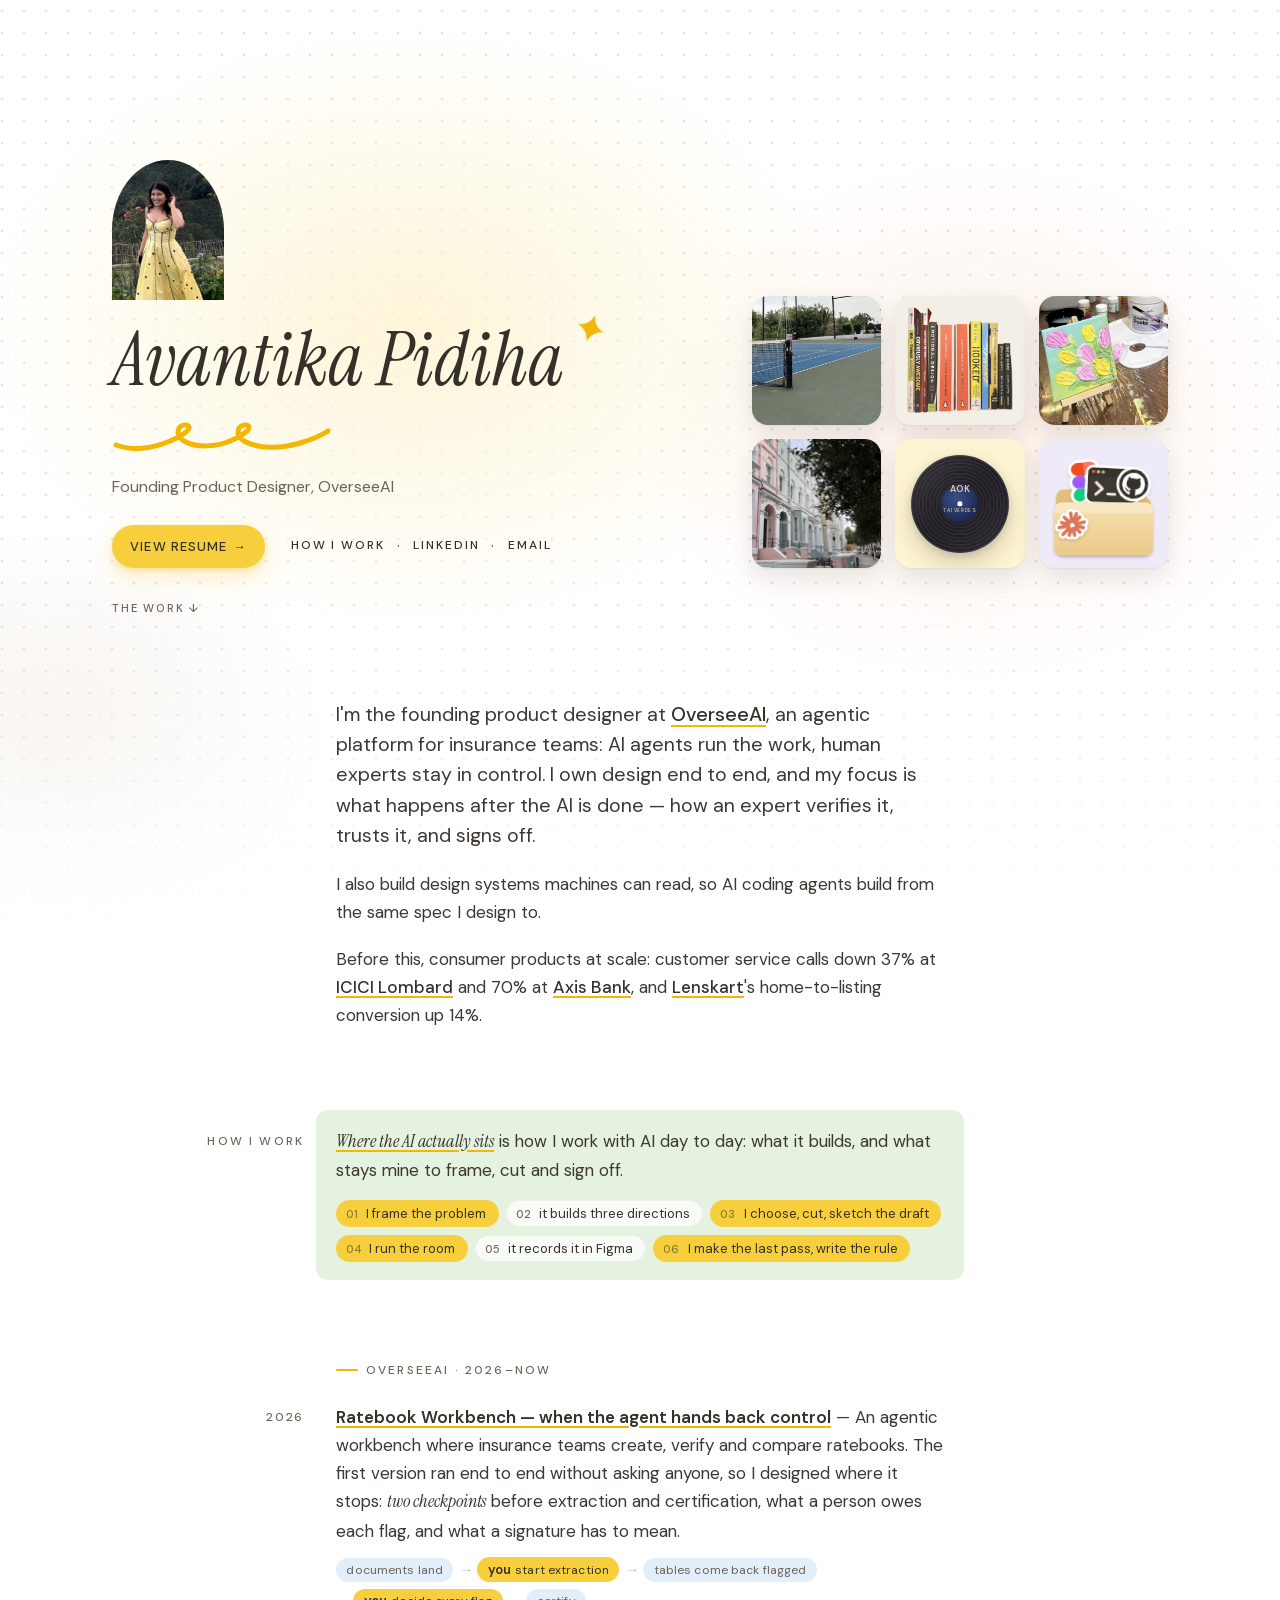
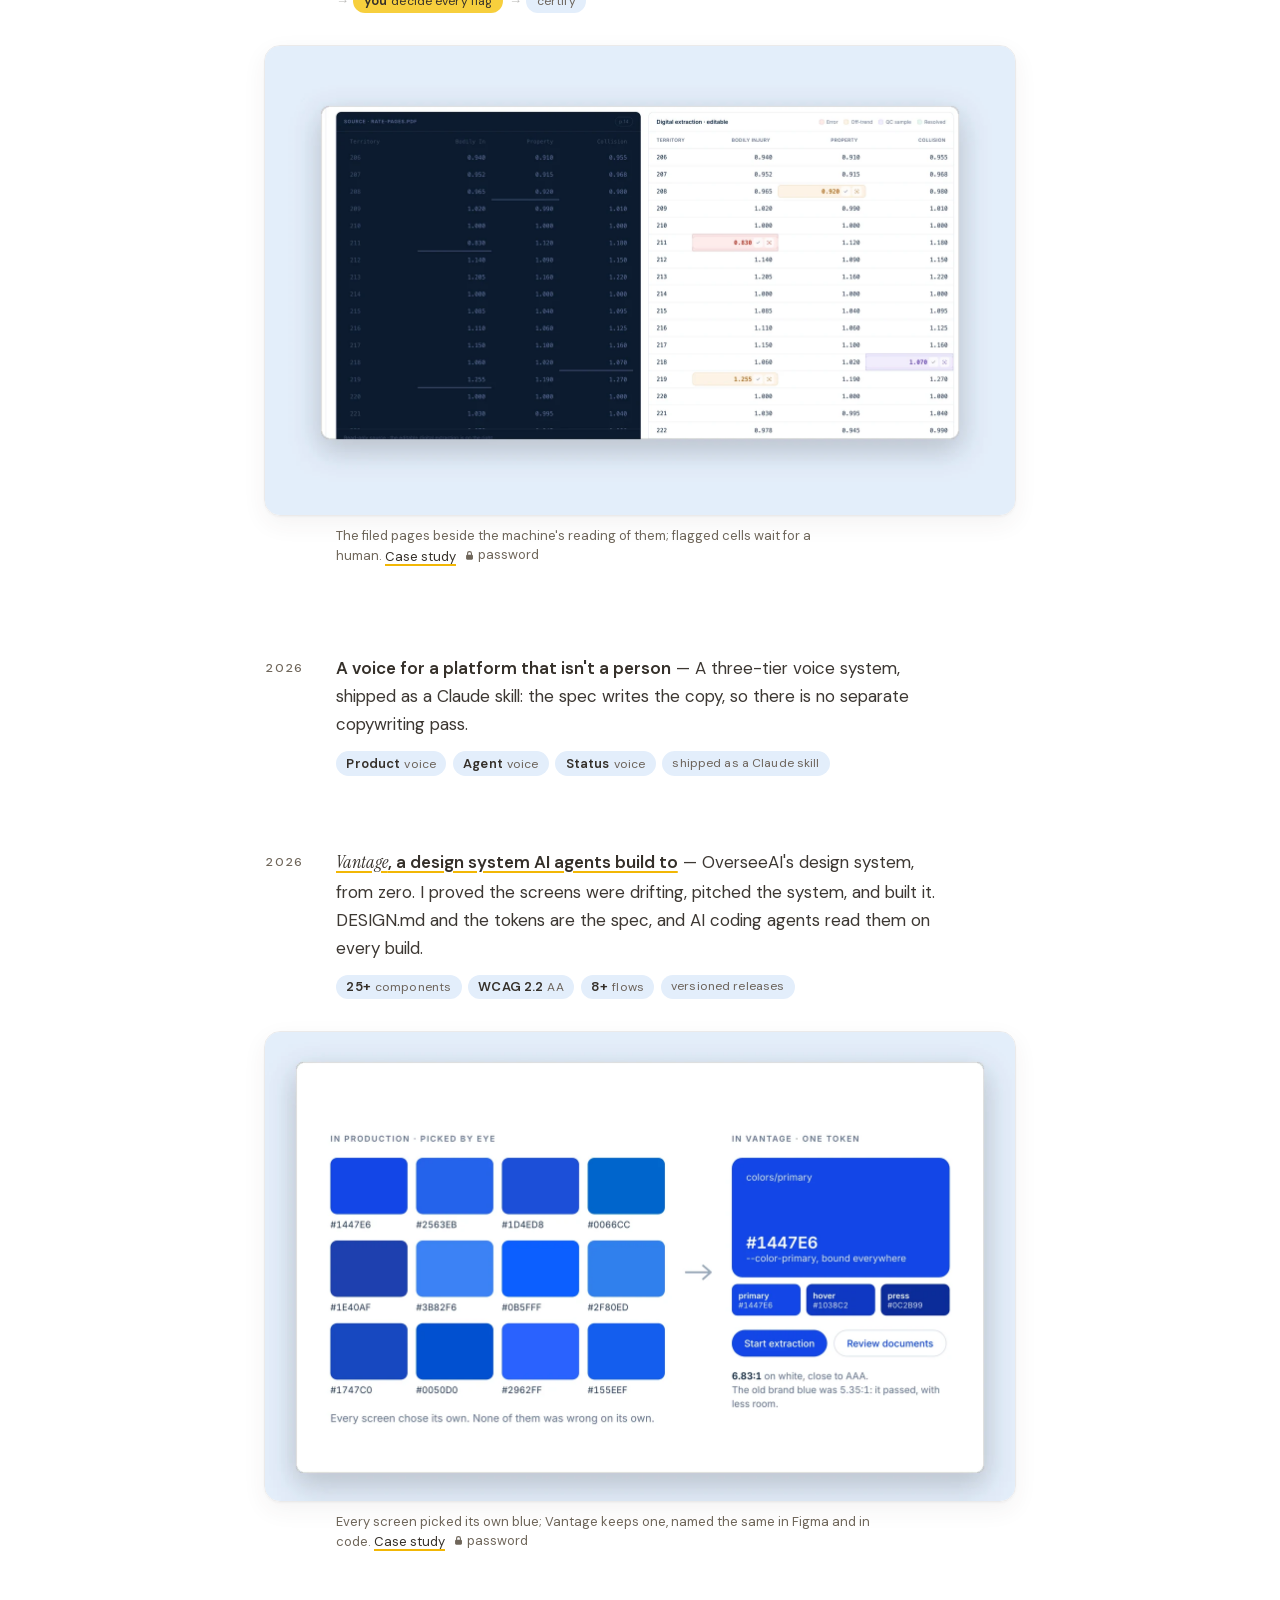
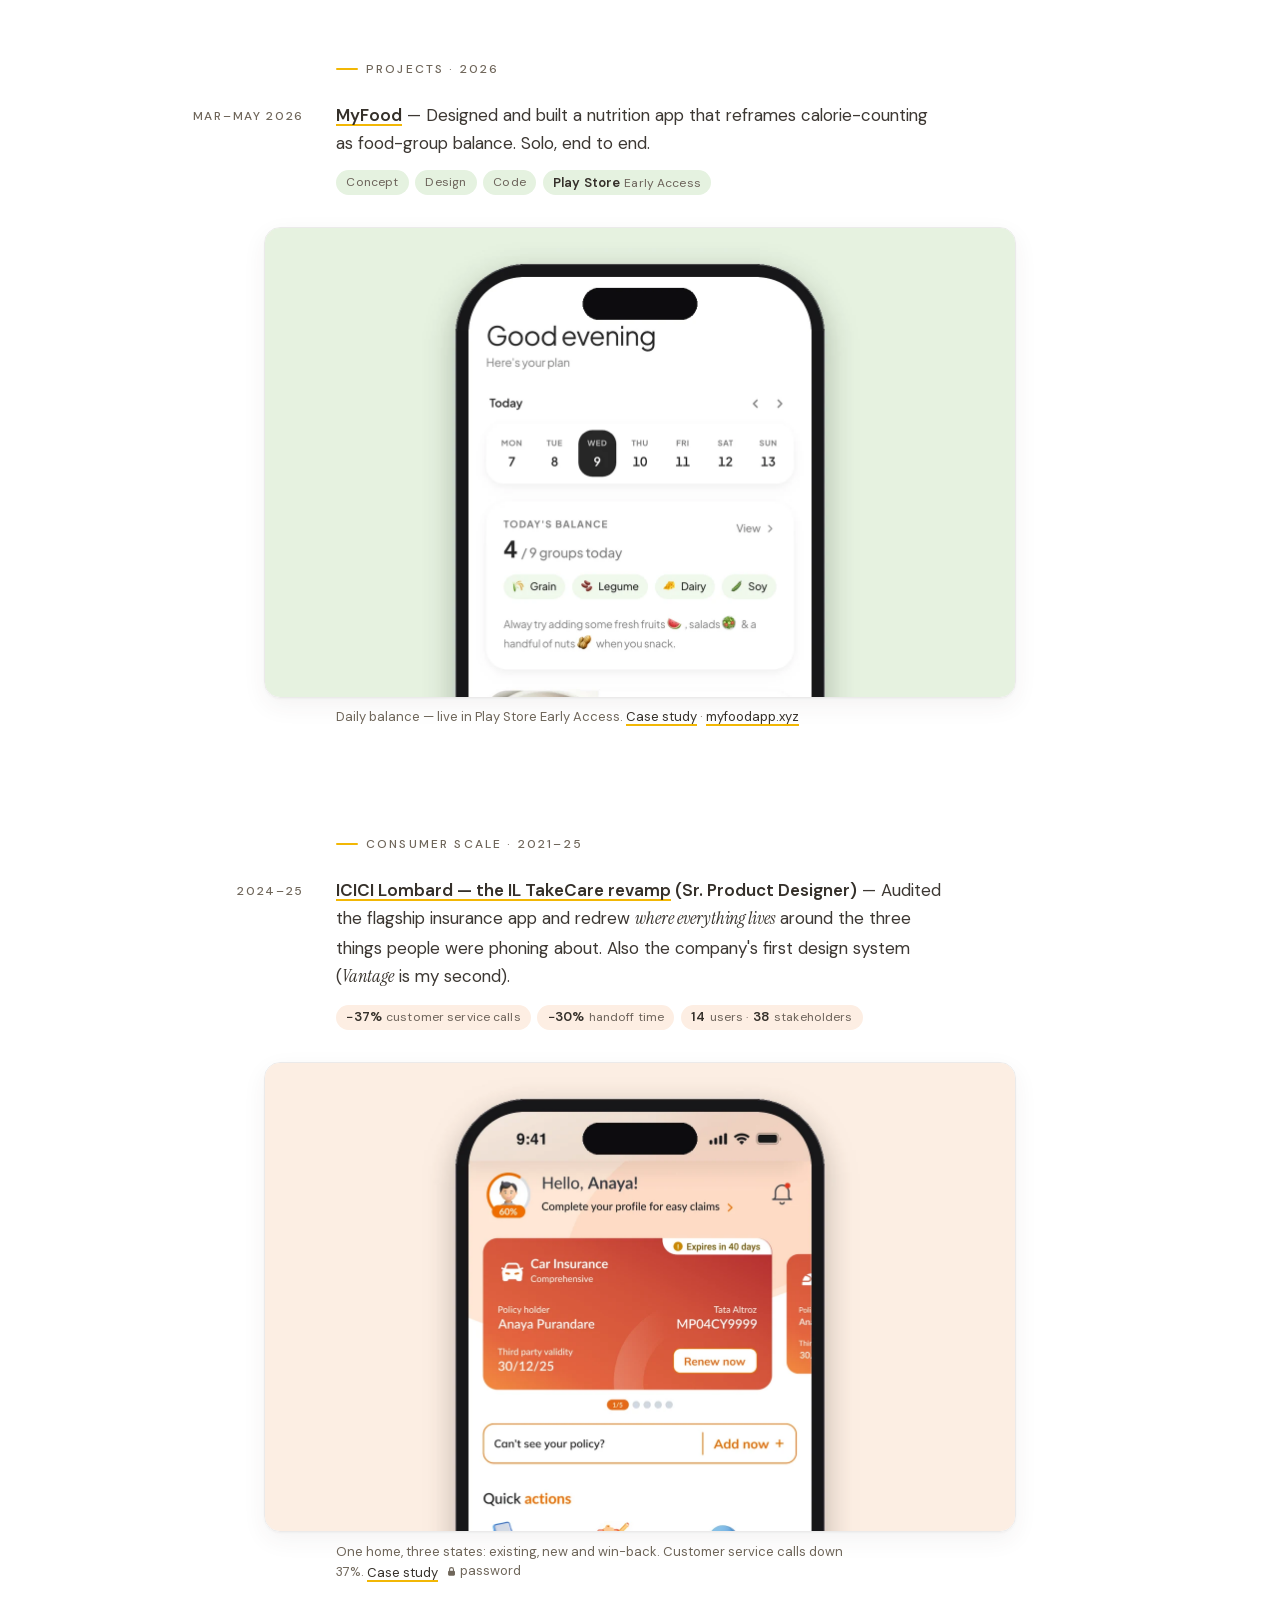
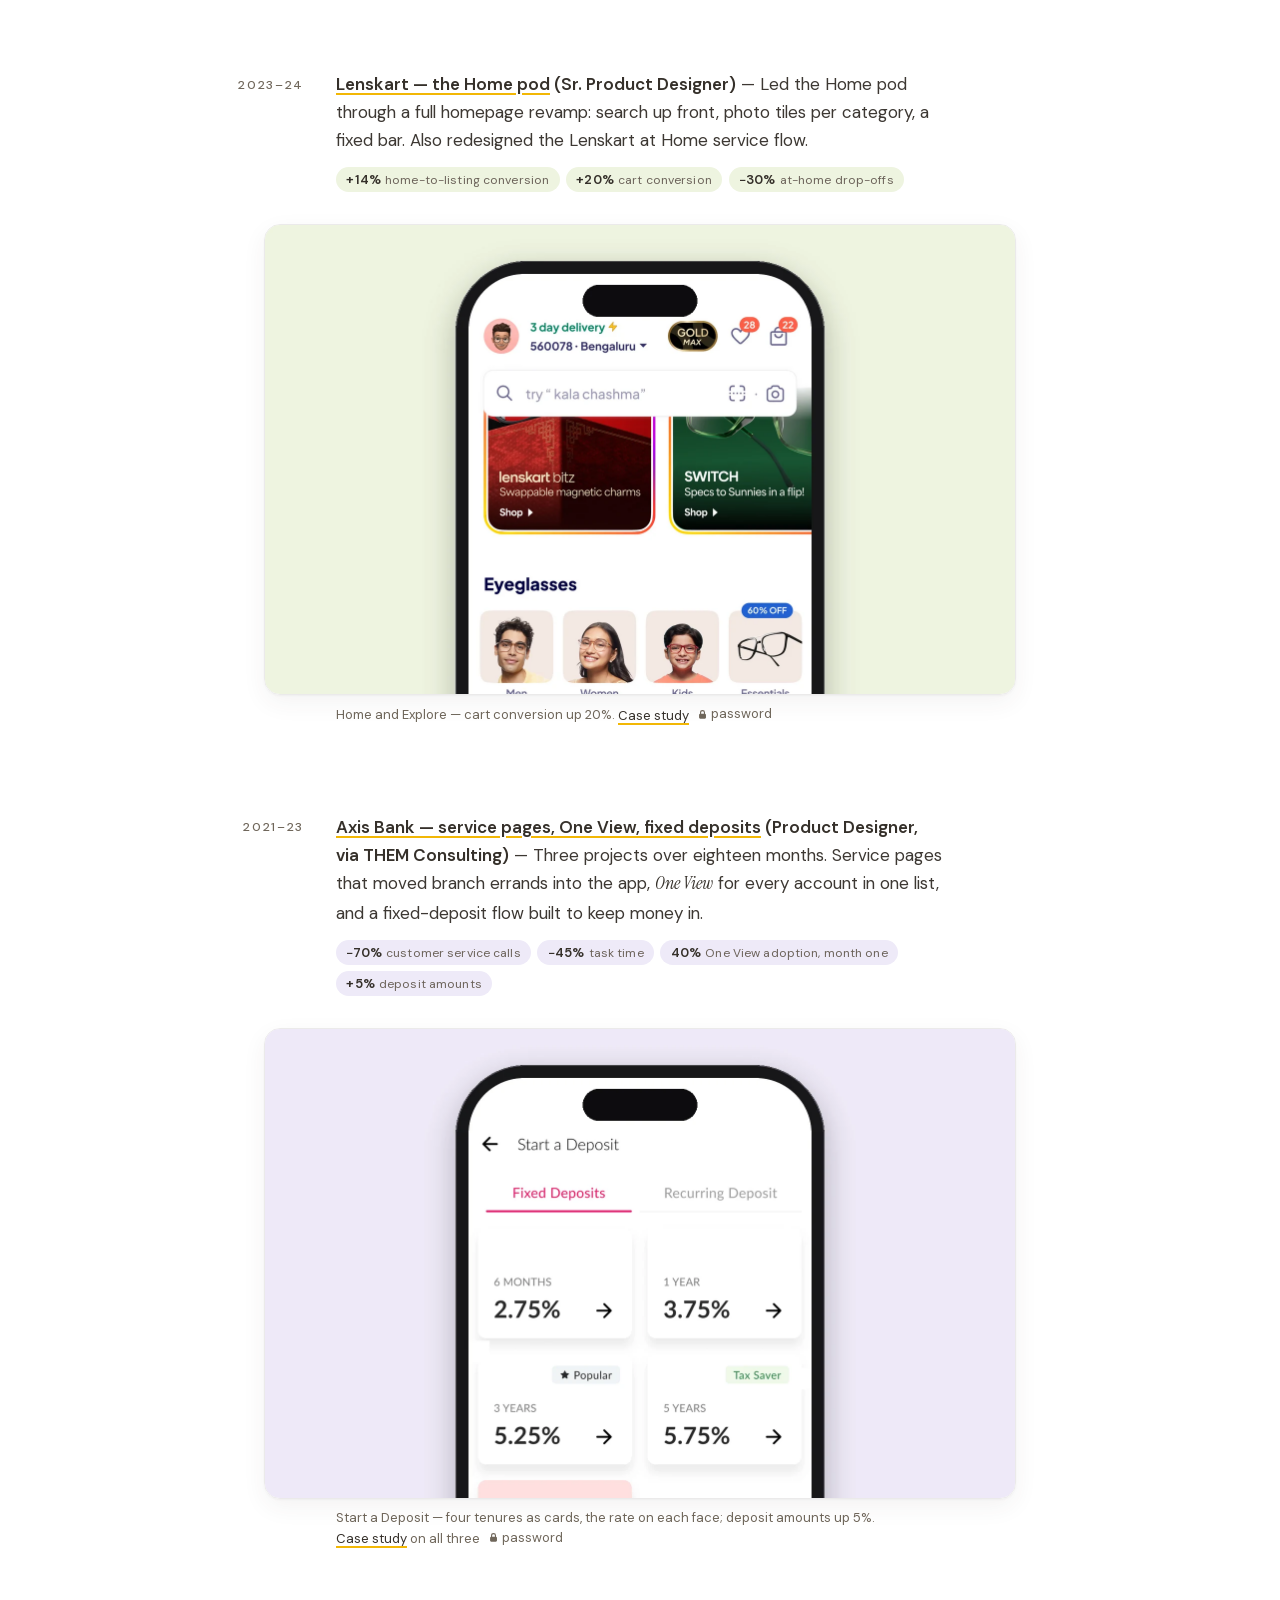
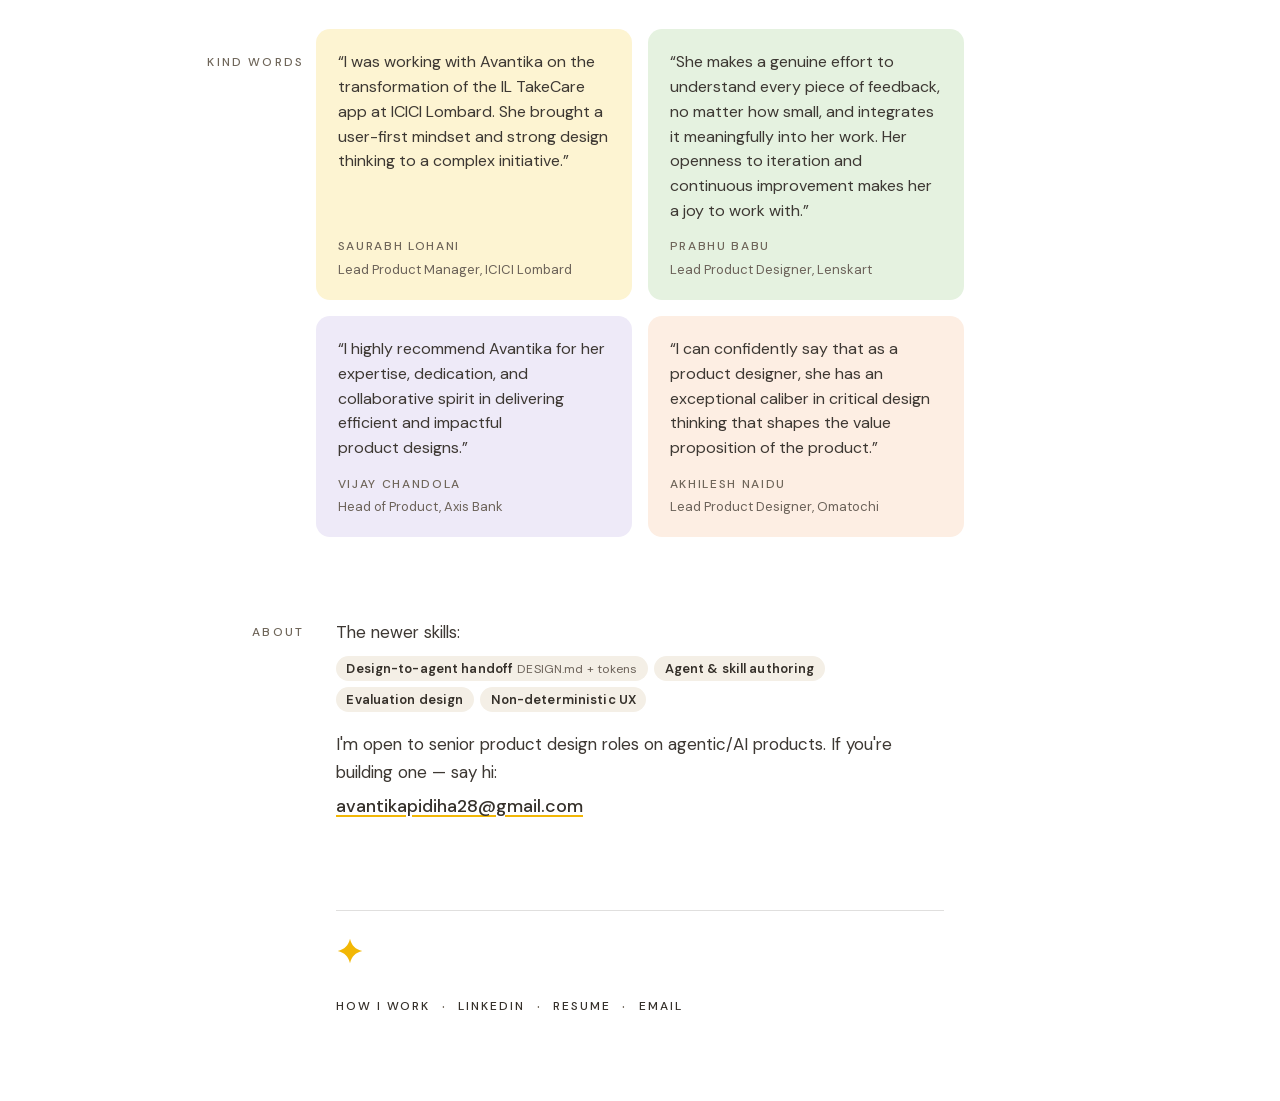
<file: index.html>
<!DOCTYPE html>
<html lang="en">
<head>
<meta charset="utf-8">
<meta name="viewport" content="width=device-width, initial-scale=1">
<title>Avantika Pidiha — Founding Product Designer, OverseeAI</title>
<meta name="description" content="Founding Product Designer at OverseeAI. Designing agentic products with humans in control, and the design systems, tokens, and specs AI agents build to.">
<meta name="theme-color" content="#ffffff" media="(prefers-color-scheme: light)">
<meta name="theme-color" content="#17140f" media="(prefers-color-scheme: dark)">
<link rel="icon" type="image/svg+xml" href="assets/mark.svg">
<link rel="apple-touch-icon" href="assets/apple-touch-icon.png">
<link rel="manifest" href="site.webmanifest">
<link rel="canonical" href="https://www.avantikapidiha.com/">
<link rel="me" href="https://linkedin.com/in/avantikapidiha">
<link rel="author" href="mailto:avantikapidiha28@gmail.com">
<!-- STAGING ONLY: remove this noindex line when DNS flips to avantikapidiha.com (launch checklist item) -->
<meta name="robots" content="noindex">
<meta property="og:type" content="website">
<meta property="og:url" content="https://www.avantikapidiha.com/">
<meta property="og:title" content="Avantika Pidiha — Founding Product Designer, OverseeAI">
<meta property="og:description" content="Designing agentic products with humans in control, and the design systems, tokens, and specs AI agents build to.">
<meta property="og:image" content="https://www.avantikapidiha.com/assets/og.jpg">
<meta property="og:image:width" content="1200">
<meta property="og:image:height" content="630">
<meta property="og:image:type" content="image/jpeg">
<meta property="og:image:alt" content="Avantika Pidiha — Founding Product Designer at OverseeAI">
<meta name="twitter:image" content="https://www.avantikapidiha.com/assets/og.jpg">
<meta name="twitter:image:alt" content="Avantika Pidiha — Founding Product Designer at OverseeAI">
<meta name="twitter:card" content="summary_large_image">
<!-- Fonts are self-hosted (fonts/): no third-party requests, no GDPR
     exposure, and the render path stays first-party. The two files
     preloaded are the above-the-fold critical pair: the name (serif
     italic) and body text (sans upright). -->
<link rel="preload" href="fonts/instrumentserif-italic-latin.woff2" as="font" type="font/woff2" crossorigin>
<link rel="preload" href="fonts/dmsans-var-latin.woff2" as="font" type="font/woff2" crossorigin>
<style>
  @font-face { font-family: 'DM Sans'; font-style: italic; font-weight: 400; font-display: swap; src: url(fonts/dmsans-italic-var-latin-ext.woff2) format('woff2'); unicode-range: U+0100-02BA, U+02BD-02C5, U+02C7-02CC, U+02CE-02D7, U+02DD-02FF, U+0304, U+0308, U+0329, U+1D00-1DBF, U+1E00-1E9F, U+1EF2-1EFF, U+2020, U+20A0-20AB, U+20AD-20C0, U+2113, U+2C60-2C7F, U+A720-A7FF; }
  @font-face { font-family: 'DM Sans'; font-style: italic; font-weight: 400; font-display: swap; src: url(fonts/dmsans-italic-var-latin.woff2) format('woff2'); unicode-range: U+0000-00FF, U+0131, U+0152-0153, U+02BB-02BC, U+02C6, U+02DA, U+02DC, U+0304, U+0308, U+0329, U+2000-206F, U+20AC, U+2122, U+2191, U+2193, U+2212, U+2215, U+FEFF, U+FFFD; }
  @font-face { font-family: 'DM Sans'; font-style: normal; font-weight: 400 600; font-display: swap; src: url(fonts/dmsans-var-latin-ext.woff2) format('woff2'); unicode-range: U+0100-02BA, U+02BD-02C5, U+02C7-02CC, U+02CE-02D7, U+02DD-02FF, U+0304, U+0308, U+0329, U+1D00-1DBF, U+1E00-1E9F, U+1EF2-1EFF, U+2020, U+20A0-20AB, U+20AD-20C0, U+2113, U+2C60-2C7F, U+A720-A7FF; }
  @font-face { font-family: 'DM Sans'; font-style: normal; font-weight: 400 600; font-display: swap; src: url(fonts/dmsans-var-latin.woff2) format('woff2'); unicode-range: U+0000-00FF, U+0131, U+0152-0153, U+02BB-02BC, U+02C6, U+02DA, U+02DC, U+0304, U+0308, U+0329, U+2000-206F, U+20AC, U+2122, U+2191, U+2193, U+2212, U+2215, U+FEFF, U+FFFD; }
  @font-face { font-family: 'Instrument Serif'; font-style: italic; font-weight: 400; font-display: swap; src: url(fonts/instrumentserif-italic-latin-ext.woff2) format('woff2'); unicode-range: U+0100-02BA, U+02BD-02C5, U+02C7-02CC, U+02CE-02D7, U+02DD-02FF, U+0304, U+0308, U+0329, U+1D00-1DBF, U+1E00-1E9F, U+1EF2-1EFF, U+2020, U+20A0-20AB, U+20AD-20C0, U+2113, U+2C60-2C7F, U+A720-A7FF; }
  @font-face { font-family: 'Instrument Serif'; font-style: italic; font-weight: 400; font-display: swap; src: url(fonts/instrumentserif-italic-latin.woff2) format('woff2'); unicode-range: U+0000-00FF, U+0131, U+0152-0153, U+02BB-02BC, U+02C6, U+02DA, U+02DC, U+0304, U+0308, U+0329, U+2000-206F, U+20AC, U+2122, U+2191, U+2193, U+2212, U+2215, U+FEFF, U+FFFD; }
  @font-face { font-family: 'Instrument Serif'; font-style: normal; font-weight: 400; font-display: swap; src: url(fonts/instrumentserif-latin-ext.woff2) format('woff2'); unicode-range: U+0100-02BA, U+02BD-02C5, U+02C7-02CC, U+02CE-02D7, U+02DD-02FF, U+0304, U+0308, U+0329, U+1D00-1DBF, U+1E00-1E9F, U+1EF2-1EFF, U+2020, U+20A0-20AB, U+20AD-20C0, U+2113, U+2C60-2C7F, U+A720-A7FF; }
  @font-face { font-family: 'Instrument Serif'; font-style: normal; font-weight: 400; font-display: swap; src: url(fonts/instrumentserif-latin.woff2) format('woff2'); unicode-range: U+0000-00FF, U+0131, U+0152-0153, U+02BB-02BC, U+02C6, U+02DA, U+02DC, U+0304, U+0308, U+0329, U+2000-206F, U+20AC, U+2122, U+2191, U+2193, U+2212, U+2215, U+FEFF, U+FFFD; }
</style>
<style>
  /* ————————————————————————————————
     Variant B2 — Editorial warmth + her marks
     Resume pairing: Instrument Serif (display)
     + DM Sans (body). White ground; the washes
     and cards carry the warmth.
     Accent = sunflower yellow, used as a FILL:
     ink text, yellow marks, fills and underlines.
     MOBILE-FIRST: base styles are the 390px
     phone composition; one min-width (68rem)
     enhancement re-adds the hung margins.
     ———————————————————————————————— */
  :root {
    --paper:  #ffffff;   /* pure white — the washes and cards carry all the color */
    --ink:    #3d3833;   /* body — 11.6:1 on paper */
    --strong: #35302a;   /* name & entry titles — 13.1:1 */
    --soft:   #6b6259;   /* secondary — 6.0:1 */
    --faint:  #6f665a;   /* dates & labels — 5.6:1 */
    /* The accent is YELLOW, and yellow is a FILL (2026-09-17, her call; it
       echoes the dress in the portrait). It is nearly as bright as white —
       1.8:1 — so it never carries text and never sits under white text:
       ink does the reading, yellow does the marking. */
    --sun:      #f2b705; /* sunflower — marks only: sparkle, scribble, rules, underlines */
    --sun-fill: #f7cf3d; /* the fill under an ink label — pill, chips, pointer tag */
    --sun-deep: #d99a00; /* deep end — hovers and small glyphs; still never text */
    --on-sun:   #35302a; /* the label on a yellow fill, in BOTH themes — 8.7:1 */
    --accent:   #35302a; /* link text is ink; the yellow lives in the underline */
    --butter: #fdf4d2;   /* the accent's own wash — Now block, the record's tile */
    --sage:   #e5f2e0;   /* her sage wash, a hair warmer — arch fill, How I work */
    --blush:  #fdeee3;   /* a peach now, not a pink — ICICI's wash */
    --lavender: #eeeaf8; /* yellow's complement, kept pale */
    --sand:   #f4efe6;   /* oat — pulled clear of butter */
    --hairline: rgb(61 56 51 / 0.16);
    --display: "Instrument Serif", "Iowan Old Style", Georgia, serif;
    --measure: 38rem;
  }

  * { margin: 0; padding: 0; box-sizing: border-box; }

  html {
    -webkit-text-size-adjust: 100%;
    text-size-adjust: 100%;
  }

  body {
    background: var(--paper);
    color: var(--ink);
    font-family: "DM Sans", -apple-system, "Helvetica Neue", Arial, sans-serif;
    font-optical-sizing: auto;
    font-size: 1.0625rem;           /* 17px — DM Sans carries body text */
    line-height: 1.65;
    font-kerning: normal;
    font-variant-ligatures: common-ligatures;
    hanging-punctuation: first last;
    -webkit-font-smoothing: antialiased;
    text-rendering: optimizeLegibility;
  }

  ::selection { background: #fbe7a1; color: var(--strong); }  /* a marker-yellow highlight — ink holds 10:1 on it */

  .page {
    max-width: calc(var(--measure) + 3rem);
    margin-inline: auto;
    padding-inline: 1.5rem;
  }

  p, .ebody { text-wrap: pretty; }

  /* ——— Links: the text half of the one accent system ——— */
  a {
    color: var(--accent);
    text-decoration: underline;
    text-decoration-thickness: 2px;
    text-decoration-color: var(--sun);
    text-underline-offset: 0.2em;
    transition: text-decoration-color 150ms ease-out;  /* feedback tier: near-imperceptible */
  }
  a:hover { text-decoration-color: var(--sun-deep); }
  /* in running prose a link is ink like its sentence, so weight is its second
     cue (the underline alone is 1.8:1); hovering lays a marker band under it */
  main p a, main li a { font-weight: 500; border-radius: 2px; transition: text-decoration-color 150ms ease-out, background-color 150ms ease-out; }
  main p a:hover, main li a:hover { background-color: var(--butter); }
  :focus-visible {
    outline: 2px solid var(--ink);
    outline-offset: 3px;
    border-radius: 2px;
    text-decoration: none;
  }

  /* ——— Header: composed for the phone first ———
     Base = the 390px lockup: arch portrait on its own line,
     the name (one line at 320/390/430 — verified 260.5px incl.
     sparkle vs the 272px column at 320; .nb keeps "Pidiha ✦"
     together if it ever breaks), squiggle underneath, title
     line, then the nav row. Desktop moves the arch beside the
     name in the 68rem enhancement below. */
  header { padding-block: clamp(2.5rem, 8vh, 6rem) 0; }

  /* ——— The ground behind the hero: a designer's canvas. Three quiet layers,
     all fading to the white page before the prose starts:
     .wash — a butter glow behind the name, butter and peach at the sides (warm only: she
             was not sure about the lavender, 2026-09-17);
     .dots — a dot grid, faint, thinned out behind the name so the type sits on clean paper;
     .lit  — the same grid in yellow, shown only in a pool around the pointer.
     The pool widens while a desk tile is being dragged (html.sorting-desk). ——— */
  @property --spot { syntax: '<length>'; inherits: true; initial-value: 150px; }
  .ground {
    position: absolute; inset: 0 0 auto 0; height: 60rem; z-index: -1; overflow: hidden; pointer-events: none;
    --dot: rgb(61 56 51 / 0.13); --dot-lit: #d99a00; --mx: 50%; --my: 40%;
    -webkit-mask-image: linear-gradient(#000 62%, transparent 100%); mask-image: linear-gradient(#000 62%, transparent 100%);
    transition: --spot 380ms cubic-bezier(0.23, 1, 0.32, 1);
  }
  html.sorting-desk .ground { --spot: 440px; }
  .ground i { position: absolute; inset: 0; display: block; }
  .ground .wash {
    background:
      radial-gradient(ellipse 46rem 30rem at 50% 30%, var(--butter), transparent 70%),
      radial-gradient(ellipse 26rem 20rem at 4% 68%, var(--sand), transparent 70%),
      radial-gradient(ellipse 34rem 26rem at 94% 58%, var(--blush), transparent 70%);
    opacity: 0.85;
  }
  .ground .dots, .ground .lit { background-size: 22px 22px; background-position: center top; }
  .ground .dots {
    background-image: radial-gradient(circle, var(--dot) 1.1px, transparent 1.7px);
    -webkit-mask-image: radial-gradient(ellipse 30rem 24rem at 50% 34%, rgb(0 0 0 / 0.15), #000 100%);
            mask-image: radial-gradient(ellipse 30rem 24rem at 50% 34%, rgb(0 0 0 / 0.15), #000 100%);
  }
  .ground .lit {
    background-image: radial-gradient(circle, var(--dot-lit) 1.3px, transparent 1.9px);
    -webkit-mask-image: radial-gradient(circle var(--spot) at var(--mx) var(--my), #000, transparent);
            mask-image: radial-gradient(circle var(--spot) at var(--mx) var(--my), #000, transparent);
    opacity: 0; transition: opacity 300ms ease-out;
  }
  .ground.on .lit, html.sorting-desk .ground .lit { opacity: 1; }
  @media (min-width: 68rem) {
    .ground .wash {
      background:
        radial-gradient(ellipse 40rem 28rem at 32% 34%, var(--butter), transparent 70%),
        radial-gradient(ellipse 26rem 20rem at 4% 78%, var(--sand), transparent 70%),
        radial-gradient(ellipse 30rem 24rem at 76% 44%, var(--blush), transparent 70%);
    }
    .ground .dots {
      -webkit-mask-image: radial-gradient(ellipse 26rem 20rem at 32% 38%, rgb(0 0 0 / 0.15), #000 100%);
              mask-image: radial-gradient(ellipse 26rem 20rem at 32% 38%, rgb(0 0 0 / 0.15), #000 100%);
    }
  }
  /* Centred on phones: portrait, name, scribble, role, one action row, the
     desk. At 68rem+ it splits — see "The split" below. */
  .masthead {
    position: relative;
    display: flex;
    flex-direction: column;
    align-items: center;
    text-align: center;
    gap: 1.1rem;
  }
  .masthead .site-nav { justify-content: center; margin-top: 0.2rem; }
  .cta {
    display: inline-flex; align-items: center; gap: 0.45em;
    margin-top: 0.35rem;
    padding: 0.7rem 1.15rem 0.66rem;
    border-radius: 999px;
    background: var(--sun-fill); color: var(--on-sun);
    font-size: 0.8125rem; font-weight: 500; letter-spacing: 0.08em; text-transform: uppercase;
    text-decoration: none;
    box-shadow: 0 2px 6px rgb(242 183 5 / 0.28), 0 10px 22px rgb(242 183 5 / 0.2);
    transition: transform 220ms cubic-bezier(0.23,1,0.32,1), background-color 150ms ease-out;
  }
  .ctas { display: flex; flex-wrap: wrap; align-items: center; justify-content: center; gap: 0.4rem 1.6rem; margin-top: 0.6rem; }
  .ctas .cta { margin-top: 0; }
  .ctas .site-nav { margin: 0; justify-content: center; }
  .to-work {
    display: inline-flex; align-items: center; gap: 0.4em; margin-top: 0.4rem;
    font-size: 0.7rem; font-weight: 500; letter-spacing: 0.16em; text-transform: uppercase;
    color: var(--faint); text-decoration: none; padding: 0.7rem 0.2rem 0.66rem;
    transition: color 150ms ease-out;
  }
  .to-work .go { transition: transform 220ms cubic-bezier(0.23,1,0.32,1); }
  .to-work:hover { color: var(--strong); }
  .to-work:hover .go { transform: translateY(3px); }
  .to-work:focus-visible { outline: 2px solid var(--ink); outline-offset: 3px; border-radius: 4px; }
  .cta .go { transition: transform 220ms cubic-bezier(0.23,1,0.32,1); }
  .cta:hover { background: var(--sun); transform: translateY(-1px); }
  .cta:hover .go { transform: translateX(3px); }
  .cta:focus-visible { outline: 2px solid var(--ink); outline-offset: 3px; }

  /* ——— The desk: six square tiles, things that are hers. A grid at every
     width — two rows of three on phones, one row of six at desktop.
     The tiles are dealt in on load, lean toward the pointer, and can be
     dragged into any order over a dot-grid canvas with a magnetic landing
     slot (the script at the foot of the page), the record plays, the folder opens. Each tile carries one line
     of hers: it rides with the named pointer on desktop and shows under
     the desk on tap. ——— */
  .desk {
    position: relative;
    display: grid; grid-template-columns: repeat(6, 1fr); gap: 0.75rem;
    width: 100%; max-width: 26rem; margin-top: 1.5rem;
    touch-action: pan-y;   /* a quick swipe still scrolls; a hold-then-drag sorts (script) */
  }
  .desk .obj { grid-column: span 2; }
  .desk .obj {
    position: relative; display: block; width: 100%; height: auto; aspect-ratio: 1;
    margin: 0; padding: 0; border: 0; border-radius: 14px; overflow: hidden;
    background: var(--sage);
    box-shadow: 0 1px 2px rgb(61 56 51 / 0.06), 0 10px 24px rgb(61 56 51 / 0.12);
    cursor: grab;
    user-select: none; -webkit-user-select: none; -webkit-user-drag: none; -webkit-touch-callout: none;
  }
  .desk img.obj { object-fit: cover; }
  .desk .books { object-fit: contain; padding: 9%; box-sizing: border-box; background: var(--sand); }
  .desk .obj.dragging { z-index: 4; cursor: grabbing; box-shadow: 0 2px 6px rgb(61 56 51 / 0.10), 0 24px 48px rgb(61 56 51 / 0.22); }
  /* pick a tile up and the ground's dot grid lights up around it (see .ground),
     with a dashed slot where the tile will land. Near the slot the tile is pulled in
     (the script's magnet) and the slot warms to yellow; on release it snaps. */
  .desk { isolation: isolate; --slot-line: rgb(61 56 51 / 0.32); }
  .desk .slot {
    position: absolute; left: 0; top: 0; z-index: 0; pointer-events: none; box-sizing: border-box;
    border: 1.5px dashed var(--slot-line); border-radius: 14px; background: transparent;
    opacity: 0; transition: transform 240ms cubic-bezier(0.23,1,0.32,1), opacity 160ms ease-out, background-color 160ms ease-out, border-color 160ms ease-out;
  }
  .desk .slot.on { opacity: 1; }
  .desk .slot.near { border-color: var(--sun-deep); background: rgb(247 207 61 / 0.20); }
  /* the record: a drawn disc — grooves, a navy label, the song — on a blush tile */
  .desk .record { background: var(--butter); display: grid; place-items: center; font: inherit; color: inherit; }
  .desk .record .disc {
    position: relative; width: 76%; aspect-ratio: 1; border-radius: 50%;
    background:
      radial-gradient(circle, transparent 0 21%, rgb(255 255 255 / 0.05) 21% 22%, transparent 22%),
      repeating-radial-gradient(circle at 50% 50%, #1f1d22 0 1.5px, #2b292f 1.5px 3.5px);
    box-shadow: 0 2px 6px rgb(61 56 51 / 0.14), 0 10px 22px rgb(61 56 51 / 0.22), inset 0 0 0 1px rgb(255 255 255 / 0.06);
  }
  .desk .record .disc::before { content: ""; position: absolute; inset: 0; border-radius: 50%; background: linear-gradient(135deg, rgb(255 255 255 / 0.10), transparent 45%, transparent 60%, rgb(255 255 255 / 0.06)); }
  .desk .record:focus-visible { outline: 2px solid var(--ink); outline-offset: 3px; }
  .desk .record .label {
    position: absolute; left: 50%; top: 50%; width: 38%; height: 38%; transform: translate(-50%, -50%);
    border-radius: 50%; background: radial-gradient(circle at 40% 35%, #3a4f86, #1e2a55 70%);
    display: flex; flex-direction: column; align-items: center; justify-content: center; gap: 1px;
    color: #e8cf9a; text-align: center;
  }
  .desk .record .label::after { content: ""; position: absolute; width: 12%; height: 12%; border-radius: 50%; background: var(--paper); }
  .desk .record .label b, .desk .record .label span { display: none; }   /* room for the words only at desktop size */
  @keyframes spin { to { transform: rotate(360deg); } }
  .desk .record.playing .disc { animation: spin 3.2s linear infinite; }
  /* names the song while the record plays; hangs under the hero so nothing shifts */
  .nowplaying {
    position: absolute; left: 50%; top: 100%; transform: translateX(-50%);
    margin-top: 0.85rem; width: max-content; max-width: 100%;
    font-size: 0.8125rem; color: var(--soft);
    display: inline-flex; align-items: center; gap: 0.35em; flex-wrap: wrap; justify-content: center;
  }
  .nowplaying[hidden] { display: none; }   /* author display beats the hidden attribute's UA rule */
  .nowplaying .note { color: var(--sun-deep); }
  .nowplaying b { font-weight: 600; color: var(--strong); }
  .nowplaying a { color: var(--accent); }
  /* the folder: what she works in. A drawn manila folder on a lavender tile
     with four stickers tucked in — Figma, a terminal, GitHub, Claude. Click,
     and they fan out over the neighbouring tiles; click again, Escape, or a
     click anywhere else and they tuck back. The tile lets its children
     overflow (the stickers leave it); the tile itself stays rounded because
     its background is on the button, not the svg. */
  .desk .folder { background: var(--lavender); overflow: visible; font: inherit; color: inherit; }
  .desk .folder.open { z-index: 5; }
  .desk .folder svg { display: block; width: 100%; height: 100%; overflow: visible; }
  .desk .folder .st {
    transform-box: fill-box; transform-origin: 50% 50%;
    transition: transform 560ms cubic-bezier(0.23, 1, 0.32, 1);
  }
  /* on phones the folder is the bottom-right tile, so the fan goes up and
     left, over the desk; at desktop (below) it is the last of the row and
     the fan goes up and out into the margin */
  .desk .folder.open .st-figma { transform: translate(-58px, -44px) rotate(-16deg) scale(1.4); transition-delay: 0ms; }
  .desk .folder.open .st-term  { transform: translate(-26px, -84px) rotate(4deg)   scale(1.4); transition-delay: 45ms; }
  .desk .folder.open .st-gh    { transform: translate(18px, -62px)  rotate(14deg)  scale(1.4); transition-delay: 90ms; }
  .desk .folder.open .st-claude { transform: translate(-42px, 12px) rotate(-24deg) scale(1.3); transition-delay: 135ms; }
  .desk .folder:focus-visible { outline: 2px solid var(--ink); outline-offset: 3px; }
  /* one line of hers, under the desk, for whichever tile the pointer is on
     (or the last one tapped); sits in the same slot as the now-playing chip,
     which wins while the song plays. Absolute, so nothing shifts. */
  .deskline {
    position: absolute; left: 50%; top: 100%; transform: translateX(-50%);
    margin-top: 0.85rem; width: max-content; max-width: min(100%, 30rem);
    font-size: 0.8125rem; line-height: 1.45; color: var(--soft); text-align: center;
  }
  .deskline[hidden] { display: none; }

  /* ——— The rail: the case pages' fixed side nav (star, Work, How I work, Résumé,
     Email), here too so the site has one way of getting around. It stays out
     of the hero — the name already carries the star — and fades in once the
     masthead has scrolled away (html.past-hero, set by the script below).
     Desktop only, like the case pages. ——— */
  .rail { display: none; }
  @media (min-width: 68rem) {
    .rail {
      display: flex; flex-direction: column; align-items: flex-end; gap: 0.9rem;
      position: fixed; right: clamp(0.9rem, 2.4vw, 1.6rem); top: 1.4rem;
      z-index: 30; pointer-events: none;
      opacity: 0; transform: translateY(-6px); visibility: hidden;   /* hidden = out of the tab order too */
      transition: opacity 260ms ease-out, transform 320ms cubic-bezier(0.23, 1, 0.32, 1), visibility 0s 260ms;
    }
    html.past-hero .rail { opacity: 1; transform: none; visibility: visible; transition-delay: 0s; }
    html.past-hero .rail > * { pointer-events: auto; }
    .rail .mark { width: 22px; height: 22px; color: var(--sun); display: block; margin-bottom: 0.35rem; transition: transform 250ms cubic-bezier(0.23, 1, 0.32, 1); }
    .rail .mark svg { display: block; width: 100%; height: 100%; }
    .rail a { text-decoration: none; color: var(--faint); font-size: 0.7rem; font-weight: 500; letter-spacing: 0.16em; text-transform: uppercase; line-height: 1; transition: color 150ms ease-out, transform 220ms cubic-bezier(0.23,1,0.32,1); }
    .rail a:hover { color: var(--accent); transform: translateX(-3px); }
    .rail a[aria-current] { color: var(--strong); position: relative; padding-right: 0.85rem; }
    .rail a[aria-current]::after { content: ""; position: absolute; right: 0; top: 50%; width: 6px; height: 6px; margin-top: -3px; border-radius: 50%; background: var(--sun); }
    .rail .mark-link:hover .mark { transform: rotate(-18deg) scale(1.1); }
    .rail .mark-link:focus-visible { outline: 2px solid var(--ink); outline-offset: 4px; border-radius: 4px; }
  }
  /* The phone twin of the rail: under 68rem there is no rail, so the same four
     links ride a slim bar at the top once the hero has gone. */
  .jump {
    position: fixed; inset: 0 0 auto 0; z-index: 29;
    display: flex; justify-content: center; gap: clamp(1.1rem, 6vw, 2rem);
    padding: calc(0.7rem + env(safe-area-inset-top)) 1rem 0.65rem;
    background: color-mix(in srgb, var(--paper) 96%, transparent);
    -webkit-backdrop-filter: blur(10px); backdrop-filter: blur(10px);
    border-bottom: 1px solid var(--hairline);
    opacity: 0; transform: translateY(-100%); visibility: hidden;
    transition: opacity 220ms ease-out, transform 300ms cubic-bezier(0.23, 1, 0.32, 1), visibility 0s 300ms;
  }
  html.past-hero .jump { opacity: 1; transform: none; visibility: visible; transition-delay: 0s; }
  .jump a { text-decoration: none; color: var(--soft); font-size: 0.7rem; font-weight: 500; letter-spacing: 0.16em; text-transform: uppercase; line-height: 1; padding: 0.35rem 0.15rem; }
  .jump a:hover { color: var(--strong); }
  .jump a:focus-visible { outline: 2px solid var(--ink); outline-offset: 3px; border-radius: 4px; }
  @media (min-width: 68rem) { .jump { display: none; } }
  html { scroll-padding-top: 3.5rem; }
  @media (min-width: 68rem) { html { scroll-padding-top: 0; } }
  .vh { position: absolute; width: 1px; height: 1px; overflow: hidden; clip: rect(0 0 0 0); }
  .nb { white-space: nowrap; }   /* the name sparkle wraps with the surname, never alone */

  /* Arch portrait: rounded top, flat bottom — her signature shape.
     The source (assets/portrait-hills.webp, 300×375 — her in the yellow
     dress, the hills behind) is pre-cropped to the arch's exact 0.8
     ratio, so it fills edge to edge; the sage wash shows only as the
     loading backdrop. A little larger than the old headshot was: it's
     a figure, not a face. */
  .arch {
    position: relative;
    width: 120px;
    height: 150px;
    border-radius: 50% 50% 0 0;
    overflow: hidden;
    background: var(--sage);
    flex: none;
  }
  .arch img {
    width: 100%;
    height: 100%;
    object-fit: cover;
    display: block;
  }

  h1 {
    font-family: var(--display);
    font-style: italic;
    font-weight: 400;
    /* Instrument Serif is high-contrast and reads smaller than its
       em size — the name runs bigger than the old serif did:
       40px at 320 → ~42px at 390 → ~44px at 430; 68px at desktop */
    font-size: clamp(2.75rem, 1.5rem + 5.6vw, 3.5rem);
    line-height: 1.04;
    text-wrap: balance;
    letter-spacing: 0;
    color: var(--strong);
  }

  /* ——— Her marks: sparkle + squiggle (decorative, yellow) ——— */
  .sparkle { color: var(--sun); }
  .sparkle svg { display: block; width: 100%; height: 100%; }
  .sparkle-name {
    display: inline-block;
    width: 0.42em;                 /* em-based: tracks the name across sizes */
    height: 0.42em;
    margin-left: 0.14em;
    transform: translateY(-0.55em) rotate(18deg);
  }
  .sparkle-now {
    display: inline-block;
    width: 14px;
    height: 14px;
    margin-right: 0.5em;
    vertical-align: -0.14em;
  }
  .squiggle {
    display: block;
    width: 170px;
    height: auto;
    margin-top: 0.55rem;
    color: var(--sun);
  }

  .role {
    margin-top: 0.65rem;
    font-size: 1rem;
    color: var(--soft);
  }
  .site-nav {
    display: flex;
    flex-wrap: wrap;
    align-items: center;
    column-gap: 0.85rem;
    margin-top: 1.3rem;
  }
  .site-nav a {
    display: inline-flex;
    align-items: center;
    min-height: 44px;              /* comfortable thumb target on phones */
    padding-inline: 0.3rem;
    /* right margin also swallows the phantom 0.16em tracking after the
       last cap, so the gaps around each sep dot read symmetric */
    margin-inline: -0.3rem calc(-0.3rem - 0.16em);
    font-size: 0.75rem;
    font-weight: 500;
    letter-spacing: 0.16em;
    text-transform: uppercase;
    text-decoration: none;
  }
  /* underline is always present but transparent, so hover FADES it in
     rather than popping it (text-decoration existence can't animate) */
  .site-nav a { text-decoration: underline; text-decoration-color: transparent; text-decoration-thickness: 1px; text-underline-offset: 0.25em; }
  .site-nav a:hover { text-decoration-color: var(--accent); }
  .site-nav .sep { color: var(--faint); user-select: none; }
  /* at phone widths the four header links plus dots run ~355px against a
     342px column and orphan "Email" on a second line — tighten, don't wrap */
  @media (max-width: 26rem) {
    .site-nav { column-gap: 0.45rem; }
    .site-nav a { letter-spacing: 0.12em; padding-inline: 0.2rem; }
    /* the links keep the desktop pull (a tighter row), so re-seat the
       footer row on the column edge, in line with the mark */
    footer .site-nav { padding-inline-start: 0.1rem; }
  }

  /* Coinage marker: any phrase Avantika owns as a coined name — set in
     Instrument Serif italic once, DM Sans on repeat. Same idiom as the
     case-page teaser dek. When wrapped in a link, inherit the link's
     ink colour instead of overriding it. */
  .thesis {
    font-family: var(--display);
    font-style: italic;
    font-weight: 400;
    font-size: 1.06em;
    color: var(--strong);
    letter-spacing: -0.002em;
  }
  a .thesis { color: inherit; }

  /* ——— The desk at desktop: one row of six, a little wider than the text
     column, under the pill. 68rem+ ——— */
  @media (min-width: 68rem) {
    /* wider than the text column: a flex item centred on the cross axis
       may overflow both sides equally, so it escapes the 608px measure */
    .desk { grid-template-columns: repeat(6, 1fr); gap: 1rem; width: min(94vw, 56rem); max-width: none; margin-top: 1.6rem; }
    .desk .obj { grid-column: auto; }
    .desk .obj, .desk .slot { border-radius: 16px; }
    .desk .folder.open .st-figma { transform: translate(-54px, -58px) rotate(-16deg) scale(1.5); }
    .desk .folder.open .st-term  { transform: translate(10px, -78px)  rotate(5deg)   scale(1.5); }
    .desk .folder.open .st-gh    { transform: translate(54px, -50px)  rotate(14deg)  scale(1.5); }
    .desk .folder.open .st-claude { transform: translate(-46px, 10px) rotate(-24deg) scale(1.4); }
    .desk .record .label b, .desk .record .label span { display: block; }
    .desk .record .label b { font-size: 9px; font-weight: 600; letter-spacing: 0.06em; margin-top: -9px; }
    .desk .record .label span { font-size: 5px; font-weight: 500; letter-spacing: 0.12em; text-transform: uppercase; margin-top: 9px; opacity: 0.9; }
  }
  @media (min-width: 80rem) {
    .desk { width: min(94vw, 62rem); }
  }

  /* ——— The split, 68rem+: the words on the left, the desk as a 3×2 board on
     the right. The header breaks out of the 656px column to 66rem, centred;
     one reading order — name, role, links — then the desk. Phones keep the
     centred stack above. ——— */
  @media (min-width: 68rem) {
    .page > header { width: min(92vw, 66rem); margin-inline: calc((100% - min(92vw, 66rem)) / 2); }
    .page > header .masthead {
      display: grid; grid-template-columns: minmax(0, 1fr) 26rem; column-gap: 4.5rem;
      grid-template-areas: "arch desk" "name desk" "squig desk" "role desk" "ctas desk" "cue line";
      align-items: center; justify-items: start; text-align: left;
      padding-block: 5.5rem 0; row-gap: 1.2rem;
    }
    .masthead .arch { grid-area: arch; width: 112px; height: 140px; margin-bottom: 0.2rem; }
    .masthead h1 { grid-area: name; font-size: clamp(4.25rem, 5.9vw, 5.25rem); }
    .masthead .squiggle { grid-area: squig; width: 220px; }
    .masthead .role { grid-area: role; }
    .masthead .ctas { grid-area: ctas; justify-content: flex-start; margin-top: 0.3rem; }
    .masthead .ctas .site-nav { justify-content: flex-start; }
    .masthead .to-work { grid-area: cue; margin-top: 0; margin-left: -0.2rem; }
    .masthead .desk { grid-area: desk; align-self: end; width: 100%; margin: 0; grid-template-columns: repeat(3, 1fr); gap: 0.9rem; }   /* its foot sits on the action row */
    .masthead .deskline, .masthead .nowplaying { grid-area: line; top: 0; margin-top: 0; }
  }

  /* ——— Sections & rhythm ——— */
  /* the 4.25rem floor keeps era-level separation above the 4rem
     desktop entry gap on short viewports — hierarchy never inverts */
  main > section { position: relative; margin-top: clamp(3rem, 8vh, 4.5rem); }
  main > section + section { margin-top: clamp(4.25rem, 9vh, 5.5rem); }
  /* Between two timeline eras: a bigger break than a normal section boundary
     so the reader feels the shift from OverseeAI → Projects → Consumer
     scale. Also the small yellow kicker rule on the incoming h2 has more air
     to open a chapter. */
  main > section.timeline + section.timeline { margin-top: clamp(5.5rem, 12vh, 7rem); }

  h2 {
    font-size: 0.75rem;
    font-weight: 500;
    letter-spacing: 0.18em;
    text-transform: uppercase;
    color: var(--faint);
    margin-bottom: 1.1rem;
  }
  /* Era H2s open with a short yellow rule — a chapter mark echoing the
     one on the case-page kickers. Not decorative; a shared idiom. */
  .timeline h2 {
    display: flex;
    align-items: baseline;
    gap: 0.7em;
  }
  .timeline h2::before {
    content: "";
    flex: none;
    display: inline-block;
    width: 1.8em; height: 2px; border-radius: 2px;
    background: var(--sun);
  }
  @media (min-width: 68rem) {
    /* at desktop the timeline h2 hangs left with the era title on its own row;
       keep the bookend inline to the label */
    .timeline h2 { display: block; }
    .timeline h2::before { display: inline-block; margin-right: 0.7em; vertical-align: 0.28em; }
  }

  /* ——— Intro ——— */
  .intro p + p { margin-top: 1.1em; }
  .intro p:first-of-type {
    font-size: 1.15em;
    line-height: 1.55;
  }

  /* ——— How I work: her sage wash — the twin of the Now block below ——— */
  .process .panel { background: var(--sage); border-radius: 12px; padding: 1.05rem 1.25rem; margin-inline: -0.75rem; }

  /* ——— Now: the butter wash (the accent's own tint), kept quiet — page
     voice, not display ——— */
  .now p {
    background: var(--butter);
    border-radius: 12px;
    padding: 1.05rem 1.25rem;
    margin-inline: -0.75rem;        /* phone: a deliberate 12px overhang, clear of the viewport edge */
  }
  .now .stamp {
    display: block;
    margin-top: 0.6rem;
    font-size: 0.75rem; font-weight: 500;
    letter-spacing: 0.14em; text-transform: uppercase;
    color: var(--faint);
    font-variant-numeric: tabular-nums;
  }

  /* ——— Timeline ——— */
  /* roomy, Jenny-style: full-width entry images need clear air before
     the next date label; the rhythm stays uniform across all entries.
     Entries that carry a .thumbs figure get extra breath so the artifact
     card doesn't crowd the next entry. */
  .entry + .entry { margin-top: 3.5rem; }
  .entry:has(.thumbs) + .entry { margin-top: 4.5rem; }
  .when {
    display: block;
    font-style: normal;
    font-size: 0.75rem;
    font-weight: 500;
    letter-spacing: 0.14em;
    text-transform: uppercase;
    font-variant-numeric: tabular-nums;
    font-feature-settings: "tnum" 1;
    color: var(--faint);
    margin-bottom: 0.5rem;
  }
  .et {
    /* run-in, Jenny-flat: titles are body-sized DM Sans 600 — weight,
       not scale, sets them off. Instrument Serif belongs to the name
       alone; the whole page speaks one sans voice under it. */
    display: inline;
    font-weight: 600;
    font-size: 1.0625rem;
    line-height: inherit;
    color: var(--strong);
  }

  /* Tier 2 — compact milestones (none on the page now; kept for the next one): same flat
     title voice, tighter rhythm and no image slots do the demotion. */
  /* the numbers, shown rather than said: a row of small receipts under an
     entry, on the case's own wash. Prose above it carries no figures. */
  .tally { display: flex; flex-wrap: wrap; gap: 0.4rem 0.4rem; margin-top: 0.8rem; }
  .tally span {
    display: inline-flex; align-items: baseline; gap: 0.35em;
    padding: 0.3rem 0.65rem 0.28rem; border-radius: 999px;
    font-size: 0.75rem; line-height: 1.2; letter-spacing: 0.01em; color: var(--soft);
    background: var(--sand); font-variant-numeric: tabular-nums;
  }
  .tally span b { font-weight: 600; color: var(--strong); font-size: 0.8125rem; }
  .tally.blush span { background: var(--blush); }
  .tally.lime span { background: #eef4e0; }
  .tally.lavender span { background: var(--lavender); }
  .tally.sky span { background: #e3eefb; }
  .tally.sage span { background: var(--sage); }
  .about .tally { margin-top: 0.6rem; margin-bottom: 1.1rem; }
  /* the workbench entry's spine: five steps, the two human stops in yellow */
  .tally.spine { align-items: center; }
  /* an arrow and the chip it points at travel together, so a wrap never strands an arrow */
  .bind { display: inline-flex; align-items: center; gap: inherit; white-space: nowrap; }
  .tally span.bind { padding: 0; background: none; border-radius: 0; }
  .tally.spine .arr { padding: 0; background: none; color: rgb(61 56 51 / 0.35); font-size: 0.8125rem; }
  .tally.spine .stop { background: var(--sun-fill); color: var(--on-sun); }
  .tally.spine .stop b { color: var(--on-sun); }
  /* How I work: the loop as numbered steps. Order comes from the numerals, so the
     strip wraps anywhere without an orphaned arrow; .me (yellow) = the steps she
     holds, plain = the AI's. The words carry the actor too ("I" / "it"), so the
     colour only reinforces. */
  .process .chain { display: flex; flex-wrap: wrap; align-items: center; gap: 0.5rem 0.45rem; margin: 1rem 0 0.1rem; padding: 0; list-style: none; }
  .process .chain .chip {
    display: inline-flex; align-items: baseline; gap: 0.5rem;
    padding: 0.36rem 0.8rem 0.34rem 0.62rem; border-radius: 999px; background: rgb(255 255 255 / 0.72);
    box-shadow: inset 0 0 0 1px rgb(61 56 51 / 0.06);
    font-size: 0.8125rem; line-height: 1.2; color: var(--strong); white-space: nowrap;
  }
  .process .chain .chip .n { font-size: 0.6875rem; font-weight: 500; letter-spacing: 0.06em; color: var(--faint); font-variant-numeric: tabular-nums; }
  .process .chain .chip.me { background: var(--sun-fill); color: var(--on-sun); box-shadow: none; }
  .process .chain .chip.me .n { color: rgb(53 48 42 / 0.55); }
  .entry + .entry.compact { margin-top: 2rem; }
  .entry.compact + .entry.compact { margin-top: 1.4rem; }

  /* ——— Entry images: large, editorial, in flow (Jenny Wen treatment) ———
     Additive slot: any .entry may carry <figure class="thumbs"> as the
     last child of its .ebody — no other changes needed, and entries
     without one render exactly as before. The figure holds ONE image
     (full column width) or TWO wrapped in <div class="pair"> (a
     side-by-side 2-up with equal heights). An optional <figcaption>
     after the image(s) carries the artifact's receipt — one quiet
     line, metric included.
     Base (phone): full column width, in flow below the body.
     Wide (68rem+): widens past the text measure — see the media query.
     Framing is borderless — the images carry their own pale washes,
     and all four assets are square-cornered full-bleed wash: the
     12px CSS radius (matching the Now wash) does all the rounding;
     no border, no shadows.
     .filler is the inline-SVG placeholder variant (ICICI, always solo);
     it obeys the same box rules as a real image. */
  .thumbs { margin: 2rem 0 0; position: relative; }
  /* a card that opens a case study is wrapped in a block link — the
     hover lift finally means what it implies. A small "open"
     chip fades in on hover, top-right corner of the card, so the
     link's affordance is unmistakable. */
  .thumbs > a { display: block; text-decoration: none; position: relative; }   /* the image link only — the caption's links stay inline */
  .thumbs img {
    display: block;
    width: 100%;
    height: auto;
    /* 2026-09-10 UI pass: every artifact card on the site now sits in the same
       object — 16px radius, a hairline edge and a soft lift — so a card here and
       the cover on the case page it opens read as the same thing. */
    border-radius: 16px;
    border: 1px solid rgb(61 56 51 / 0.10);
    box-shadow: 0 1px 2px rgb(61 56 51 / 0.04), 0 8px 24px rgb(61 56 51 / 0.06);
    transition: transform 320ms cubic-bezier(0.23, 1, 0.32, 1),
                box-shadow 320ms cubic-bezier(0.23, 1, 0.32, 1),
                border-color 220ms ease-out;
  }
  /* A linked card, selected like a frame on her canvas. The hero is a design
     canvas and the pointer is Figma's, so a card under the pointer gets what a
     frame gets in the tool: a quiet square selection box with four small corner
     handles. No border colour, no chip, no label — the pointer's tag already
     says "read". Inside, .shot clips the
     image, which grows a touch and drifts against the pointer under a soft
     light. The script sets --rx/--ry (lean) and --px/--py (pointer, 0–1). */
  .thumbs > a { transition: transform 420ms cubic-bezier(0.23, 1, 0.32, 1); }
  .thumbs .shot {
    display: block; position: relative; overflow: hidden; isolation: isolate; border-radius: 16px;
    border: 1px solid rgb(61 56 51 / 0.10);
    box-shadow: 0 1px 2px rgb(61 56 51 / 0.04), 0 8px 24px rgb(61 56 51 / 0.06);
    transition: box-shadow 420ms cubic-bezier(0.23, 1, 0.32, 1);
  }
  .thumbs .shot img { border: 0; border-radius: 0; box-shadow: none; transition: transform 520ms cubic-bezier(0.23, 1, 0.32, 1); }
  /* the selection: one box, drawn as background layers — four white handle
     centres, four ink handle squares, four 1.5px edges through their middles */
  .thumbs > a::before {
    content: ""; position: absolute; inset: -9px; z-index: 3; pointer-events: none;
    --k: color-mix(in srgb, var(--faint) 62%, var(--paper)); --w: var(--paper);   /* a quiet grey, solid so the layers do not darken where they cross */
    background:
      linear-gradient(var(--w), var(--w)) 1px 1px / 5px 5px no-repeat,
      linear-gradient(var(--w), var(--w)) calc(100% - 1px) 1px / 5px 5px no-repeat,
      linear-gradient(var(--w), var(--w)) 1px calc(100% - 1px) / 5px 5px no-repeat,
      linear-gradient(var(--w), var(--w)) calc(100% - 1px) calc(100% - 1px) / 5px 5px no-repeat,
      linear-gradient(var(--k), var(--k)) 0 0 / 7px 7px no-repeat,
      linear-gradient(var(--k), var(--k)) 100% 0 / 7px 7px no-repeat,
      linear-gradient(var(--k), var(--k)) 0 100% / 7px 7px no-repeat,
      linear-gradient(var(--k), var(--k)) 100% 100% / 7px 7px no-repeat,
      linear-gradient(var(--k), var(--k)) 3px 3px / calc(100% - 6px) 1px no-repeat,
      linear-gradient(var(--k), var(--k)) 3px calc(100% - 3px) / calc(100% - 6px) 1px no-repeat,
      linear-gradient(var(--k), var(--k)) 3px 3px / 1px calc(100% - 6px) no-repeat,
      linear-gradient(var(--k), var(--k)) calc(100% - 3px) 3px / 1px calc(100% - 6px) no-repeat;
    opacity: 0; transform: scale(1.015);
    transition: opacity 200ms ease-out, transform 360ms cubic-bezier(0.23, 1, 0.32, 1);
  }
  .thumbs > a:focus-visible { outline: none; }
  .thumbs > a:focus-visible::before { opacity: 1; transform: none; }
  @media (hover: hover) and (pointer: fine) {
    .thumbs > a:hover { transform: perspective(1400px) translateY(-5px) rotateX(var(--rx, 0deg)) rotateY(var(--ry, 0deg)); }
    .thumbs > a:hover::before { opacity: 1; transform: none; }
    .thumbs > a:hover .shot { box-shadow: 0 3px 6px rgb(61 56 51 / 0.06), 0 26px 56px rgb(61 56 51 / 0.15); }
    .thumbs > a:hover img { transform: scale(1.04) translate(calc((0.5 - var(--px, 0.5)) * 14px), calc((0.5 - var(--py, 0.5)) * 10px)); }
    .thumbs > a:active { transform: perspective(1400px) translateY(-1px) scale(0.992); transition-duration: 90ms; }
    /* the light under the pointer */
    .thumbs .shot::after {
      content: ""; position: absolute; inset: 0; z-index: 1; pointer-events: none;
      background: radial-gradient(22rem circle at calc(var(--px, 0.5) * 100%) calc(var(--py, 0.5) * 100%), rgb(255 255 255 / 0.34), transparent 60%);
      opacity: 0; transition: opacity 300ms ease-out;
    }
    .thumbs > a:hover .shot::after { opacity: 1; }
    /* the words around the card answer it */
    .ebody:has(.thumbs > a:hover) .et a,
    .thumbs:has(> a:hover) figcaption a:first-of-type { background: linear-gradient(transparent 58%, var(--butter) 58%); }
    /* Kind words: a card under the pointer lifts and squares up to you */
    .words figure { transition: transform 360ms cubic-bezier(0.23, 1, 0.32, 1), box-shadow 360ms cubic-bezier(0.23, 1, 0.32, 1); }
    .words figure:hover { transform: translateY(-4px) rotate(-0.4deg); box-shadow: 0 2px 4px rgb(61 56 51 / 0.05), 0 18px 36px rgb(61 56 51 / 0.10); }
    .words figure:nth-child(even):hover { transform: translateY(-4px) rotate(0.4deg); }
  }
  .thumbs .pair {
    display: grid;
    grid-auto-flow: column;
    grid-auto-columns: 1fr;
    gap: 1rem;
  }
  .thumbs .pair img {
    height: 100%;        /* both stretch to the row */
    object-fit: cover;   /* the shorter of a pair crops, never squashes */
  }
  /* The gate, said once: one quiet line under the first era head. */
  .gatenote { margin: -0.35rem 0 1.6rem; font-size: 0.8125rem; line-height: 1.55; color: var(--soft); max-width: 36rem; }
  .gatenote [hidden] { display: none; }
  .gatenote a { color: var(--strong); }
  .gatenote .forget {
    font: inherit; color: var(--strong); background: none; border: 0; padding: 0; cursor: pointer;
    text-decoration: underline; text-decoration-color: var(--hairline); text-underline-offset: 0.2em;
  }
  .gatenote .forget:hover { text-decoration-color: currentColor; }
  .gatenote .forget:focus-visible { outline: 2px solid var(--ink); outline-offset: 3px; border-radius: 3px; }
  /* Each gated card's state: a small lock that opens once the reader has the password. */
  .thumbs .lock { display: inline-flex; align-items: center; gap: 0.3em; margin-left: 0.35em; color: var(--faint); }
  .thumbs .lock svg { width: 0.85em; height: 0.85em; flex: none; }
  .thumbs .lock .shackle { transition: transform 260ms cubic-bezier(0.23, 1, 0.32, 1); transform-origin: 10.8px 7px; }
  .thumbs .lock.open { color: var(--soft); }
  .thumbs .lock.open .shackle { transform: rotate(28deg) translateY(-1px); }
  .thumbs figcaption {
    margin-top: 0.6rem;
    font-size: 0.8125rem;
    line-height: 1.5;
    color: var(--faint);
    font-variant-numeric: tabular-nums;
  }
  /* Artifact-card system: every entry image is a composed 16:10 card
     (1504×940 — exact 2x of the 752×470 desktop display) on one of her
     brand washes — uniform ratio, uniform rhythm. Cards are composed at
     capture time (cards2.html in the project scratch), not styled here,
     so the page treats all four identically. */

  /* ——— Kind words ———
     The four recommendations carried over from the old Framer site,
     verbatim. Deliberately undecorated: the quote sits in the page
     voice one step up in size, and the attribution borrows the
     timeline's date treatment so the section needs no new furniture. */
  .words .grid { display: grid; gap: 0.9rem; margin-inline: -0.75rem; }   /* phone: the same 12px overhang as the Now and How I work washes */
  @media print { .words .grid { margin-inline: 0; } }   /* print drops the washes, so the quotes sit on the column */
  .words figure {
    margin: 0; position: relative;
    display: flex; flex-direction: column; justify-content: space-between;   /* the attribution sits on the card's foot, so a row's names line up */
    padding: 1.3rem 1.35rem 1.25rem;
    border-radius: 14px;
    background: var(--butter);
  }
  .words figure:nth-child(2) { background: var(--sage); }
  .words figure:nth-child(3) { background: var(--lavender); }
  .words figure:nth-child(4) { background: var(--blush); }
  .words blockquote {
    margin: 0;
    font-size: 1rem;
    line-height: 1.55;
    color: var(--ink);
    text-wrap: pretty;
    position: relative;
  }
  @media (min-width: 48rem) {
    .words .grid { grid-template-columns: 1fr 1fr; gap: 1rem; }
  }
  /* A large opening quote glyph hung to the left of each quote.
     Reads as "someone actually said this" without shouting; sits in the
     margin at desktop, right above the text on phones. */
  .words blockquote::before {
    content: none;
    position: absolute;
    top: -0.35em; left: -0.15em;
    font-family: var(--display);
    font-style: italic;
    font-size: 3.6em;
    line-height: 1;
    color: var(--sun);
    opacity: 0.55;
    pointer-events: none;
    user-select: none;
  }
  .words figcaption { margin-top: auto; padding-top: 0.85rem; font-size: 0.8125rem; color: var(--soft); }
  .words figcaption b {
    display: block;
    font-size: 0.75rem;
    font-weight: 500;
    letter-spacing: 0.14em;
    text-transform: uppercase;
    color: var(--faint);
    margin-bottom: 0.1rem;
  }
  @media (min-width: 68rem) {
    /* on desktop, hang the quote glyph in the left margin so the text
       stays flush with the reading measure */
    .words .grid { margin-inline: -1.25rem; }  /* the cards overhang like the washes do */
  }

  /* ——— About & footer ——— */
  .about p + p { margin-top: 1.1em; }
  /* the close: after the whole scroll, the reader lands on the ask —
     the email on its own line, weighted, in the page voice */
  .about .say-hi {
    display: block;
    width: fit-content;
    margin-top: 0.4rem;
    font-weight: 500;
    font-size: 1.125rem;
    overflow-wrap: anywhere;        /* 320px: the address wraps, never overflows */
    text-underline-offset: 0.14em;
  }
  footer {
    margin-top: clamp(3.5rem, 10vh, 5.5rem);
    padding-block: 1.6rem clamp(3rem, 8vh, 5rem);
    border-top: 1px solid var(--hairline);
  }
  /* Site mark: the yellow sparkle she already uses inline. On the landing
     page it appears once, in the footer, above the closing nav — small,
     warm, wordless. Not a monogram, not a logo, just her mark. */
  .mark {
    display: block;
    width: 28px;
    height: 28px;
    color: var(--sun);
    margin-bottom: 1.1rem;
  }
  .mark svg { display: block; width: 100%; height: 100%; }
  .mark-link { display: inline-block; text-decoration: none; }
  .mark-link:focus-visible { outline: 2px solid var(--ink); outline-offset: 4px; border-radius: 4px; text-decoration: none; }
  /* Colophon: a small credit line in the footer — evidence for the
     "designs the spec machines build to" positioning, not decoration. */

  /* ——— The one desktop enhancement: arch joins the name row;
         dates & labels hang left, entry images widen past the measure ——— */
  @media (min-width: 68rem) {
    /* The name at Jenny's scale — 92px on one line (599px incl. sparkle
       in a 656px box) — centred, the scribble under it, the desk in one
       row beneath the pill. */
    .masthead { padding-block: 1rem 0; gap: 1.2rem; }
    h1 { font-size: 5.75rem; line-height: 1; }
    .squiggle { width: 260px; margin-top: 0.1rem; }
    .arch { width: 140px; height: 175px; margin-bottom: 0.4rem; }
    .role { margin-top: 0; }

    h2 {
      position: absolute;
      top: 0.42em;
      right: 100%;
      margin: 0 2rem 0 0;
      white-space: nowrap;
      text-align: right;
    }
    /* the Now paragraph carries wash padding; keep the hung label
       aligned with its first text line */
    .now h2, .process h2 { top: calc(0.42em + 1.05rem); }
    .words h2 { top: calc(0.42em + 1.15rem); }   /* the quote cards pad 1.3rem; the quote's line box is a touch shorter */
    .now p, .process .panel { margin-inline: -1.25rem; }  /* wash overhangs; text stays on the column grid */

    /* Era labels are chapter heads: they stay IN FLOW above their group
       at every width. Hanging them left like Now/About would overflow
       the viewport at exactly 68rem — "CONSUMER SCALE · 2021–25" is
       ~256px incl. margin vs the 216px side margin available. */
    .timeline h2 {
      position: static;
      margin: 0 0 1.35rem;
      text-align: left;
      white-space: normal;
    }

    .entry {
      display: grid;
      grid-template-columns: 9rem 1fr;
      column-gap: 2rem;
      margin-left: -11rem;
    }
    .when {
      text-align: right;
      margin-bottom: 0;
      padding-top: 0.45em;  /* optically align cap-height with the run-in title's first line */
    }
    /* extra air at desktop: the images are at their largest here */
    .entry + .entry { margin-top: 4.5rem; }
    .entry:has(.thumbs) + .entry { margin-top: 5.5rem; }
    .entry + .entry.compact { margin-top: 2.25rem; }
    .entry.compact + .entry.compact { margin-top: 1.4rem; }

    /* Entry images run WIDER than the text measure — Jenny's editorial
       text-narrow/image-wide rhythm. The 4.5rem overhang makes the
       card 47rem (752px), 1.237× the 38rem measure, breaking 48px past
       the 41rem page box on each side.
       FIT CONTRACT (verified at exactly 68rem = 1088px): .ebody spans
       240→848; the card spans 168→920, leaving 168px clear to each
       screen edge — no viewport overflow at ≥68rem (hover's ~4.5px
       scale still leaves 163px). The left edge passes the dates'
       right-align line (x=208) by 40px, which is safe: dates sit at
       entry TOP, images at entry BOTTOM — never side by side. */
    .thumbs { margin-inline: -4.5rem; }
    /* the card overhangs the measure; its caption returns to the text
       grid — image breaks the grid, words respect it */
    .thumbs figcaption { margin-inline: 4.5rem; }
  }

  /* ——— Micro-interactions + custom cursor (desktop fine-pointers only;
         phones never pay for any of this). The global reduced-motion
         kill switch below still silences every transition/animation. ——— */
  @media (hover: hover) and (pointer: fine) {
    /* the star cursor is gone (2026-09-10): the page had a coral star for the
       pointer and coral stars in the type, and the two read as one idiom too
       many. The named pointer built by the script below replaces it. Card
       hover lift now lives with the card rule itself. */

    /* the arch leans in */
    .arch img { transition: transform 350ms cubic-bezier(0.23, 1, 0.32, 1); }
    .arch:hover img { transform: scale(1.045); }

    /* passing an entry warms its date — quiet wayfinding */
    .when { transition: color 150ms ease-out; }
    .entry:hover .when { color: var(--accent); }

    /* the name's sparkle twinkles, the squiggle redraws */
    h1:hover .sparkle-name { animation: twinkle 700ms ease-in-out; }
    h1:hover + .squiggle path { animation: draw 0.9s cubic-bezier(0.65, 0, 0.35, 1); }
    /* the tiles lift under the pointer; while one is being dragged the
       others hold still (the script slides them) */
    .desk .obj { transition: transform 300ms cubic-bezier(0.23,1,0.32,1), box-shadow 300ms ease-out; }
    .desk .obj:hover { transform: perspective(700px) translateY(-3px) rotateX(var(--rx, 0deg)) rotateY(var(--ry, 0deg)); box-shadow: 0 2px 4px rgb(61 56 51 / 0.06), 0 16px 32px rgb(61 56 51 / 0.16); }
    .desk .obj:active:not(.dragging) { transform: translateY(-1px) scale(0.985); transition-duration: 80ms; }   /* a press you can feel */
    .cta:active { transform: translateY(0) scale(0.985); transition-duration: 80ms; }
    .desk.sorting .obj { transition: none; }
    .desk.sorting .obj:not(.dragging):hover { transform: none; box-shadow: 0 1px 2px rgb(61 56 51 / 0.06), 0 10px 24px rgb(61 56 51 / 0.12); }
    /* the Now sparkle picks up the same wiggle the footer mark uses —
       small, warm, only if the reader hovers the section */
    .now h2:hover .sparkle-now { animation: wiggle 700ms ease-in-out; }

    /* the maker's mark says bye */
    .mark { transition: transform 200ms ease-out; }
    .mark:hover { animation: wiggle 500ms ease-in-out; }
  }
  @keyframes twinkle {
    0%, 100% { transform: translateY(-0.55em) rotate(18deg) scale(1); }
    50%      { transform: translateY(-0.55em) rotate(42deg) scale(1.3); }
  }
  @keyframes wiggle {
    0%, 100% { transform: rotate(0deg); }
    30%      { transform: rotate(-5deg); }
    65%      { transform: rotate(4deg); }
  }

  /* The named pointer (created by the script below; desktop only).
     A Figma live-cursor: the arrow plus a yellow name tag that trails it, and
     on a link the tag says what the link will do. The system cursor is hidden
     only once the script is actually running (html.np), so a JS-less or
     reduced-motion visit keeps a real cursor. */
  html.np, html.np a, html.np button { cursor: none; }
  .cursor {
    position: fixed; top: 0; left: 0; z-index: 999;
    pointer-events: none; opacity: 0; will-change: transform;
    transition: opacity 180ms ease-out;
  }
  .cursor svg { display: block; width: 18px; height: 23px; filter: drop-shadow(0 1px 2px rgb(61 56 51 / 0.25)); }
  /* The tag only exists over a link, and it says what the link does. Idle,
     the pointer is just the arrow — her name on her own cursor was one label
     too many. */
  .cursor .lbl {
    position: absolute; left: 15px; top: 17px;
    display: none; padding: 0.2rem 0.5rem 0.16rem; border-radius: 7px;
    background: var(--sun-fill); color: var(--on-sun); white-space: nowrap;
    font-size: 0.6875rem; font-weight: 500; letter-spacing: 0.06em;
    box-shadow: 0 1px 3px rgb(61 56 51 / 0.2);
  }
  .cursor.on .lbl { display: block; }
  /* a desk tile's line: a sentence, so it wraps; near the right edge it
     sits on the arrow's left instead */
  .cursor .lbl.line { white-space: normal; width: max-content; max-width: 15rem; letter-spacing: 0.01em; line-height: 1.4; font-size: 0.75rem; padding: 0.3rem 0.6rem; }
  .cursor.flip .lbl { left: auto; right: 6px; }
  html.np .deskline { display: none; }   /* with the pointer carrying the line, the slot under the desk is for touch */

  /* ——— Scroll. Four quiet things, all off under reduced motion and without JS:
     a 2px yellow line across the top that fills as you read; the hero loosening
     as it leaves (--p runs 0→1 over the first 520px: the ground lags, the
     portrait grows a touch, the tiles drift and turn a degree or two — on the
     individual translate/rotate/scale properties, so hover and drag transforms
     are untouched); entries, cards and chips arriving as they enter the
     viewport (.rv → .in); and the date of the entry you are reading marked. ——— */
  .progress { position: fixed; inset: 0 0 auto 0; height: 2px; z-index: 30; background: var(--sun); transform: scaleX(var(--read, 0)); transform-origin: 0 50%; pointer-events: none; }
  @media (prefers-reduced-motion: no-preference) {
    .ground { translate: 0 calc(var(--p, 0) * 150px); }
    .arch img { scale: calc(1 + var(--p, 0) * 0.07); }
    .desk .obj { translate: 0 calc(var(--p, 0) * var(--dy, 0) * 1px); rotate: calc(var(--p, 0) * var(--dr, 0) * 1deg); }
    .desk .obj:nth-child(1) { --dy: -14; --dr: -3; }   .desk .obj:nth-child(2) { --dy: 6;  --dr: 1.5; }
    .desk .obj:nth-child(3) { --dy: -8;  --dr: -1; }   .desk .obj:nth-child(4) { --dy: 10; --dr: 2; }
    .desk .obj:nth-child(5) { --dy: -6;  --dr: -2; }   .desk .obj:nth-child(6) { --dy: 12; --dr: 3; }
    .desk.sorting .obj { translate: none; rotate: none; }   /* a tile in the hand sorts on a flat desk */

    html.rvs .rv { opacity: 0; transform: translateY(22px); }
    html.rvs .rv.in { opacity: 1; transform: none; transition: opacity 700ms ease-out, transform 800ms cubic-bezier(0.23, 1, 0.32, 1); }
    html.rvs .rv .thumbs { opacity: 0; transform: translateY(14px) scale(0.975); transform-origin: 50% 100%; }
    html.rvs .rv.in .thumbs { opacity: 1; transform: none; transition: opacity 700ms ease-out 160ms, transform 900ms cubic-bezier(0.23, 1, 0.32, 1) 160ms; }
    html.rvs .rv .tally > * { opacity: 0; transform: translateY(8px) scale(0.96); }
    html.rvs .rv.in .tally > * { opacity: 1; transform: none; transition: opacity 400ms ease-out, transform 520ms cubic-bezier(0.3, 1.4, 0.5, 1); transition-delay: calc(220ms + var(--i, 0) * 60ms); }
  }
  .entry.here .when { color: var(--strong); text-decoration: underline; text-decoration-color: var(--sun); text-decoration-thickness: 2px; text-underline-offset: 0.4em; }   /* the cell is stretched, so mark the text, not the box */

  /* ——— One orchestrated page-load reveal (motion lives only here) ——— */
  @media (prefers-reduced-motion: no-preference) {
    html { scroll-behavior: smooth; }   /* the rail's Work and top links glide; reduced-motion jumps */
    header, main > section, footer {
      animation: settle 0.45s ease-out both;
    }
    .intro    { animation-delay: 0.05s; }
    .now      { animation-delay: 0.10s; }
    .timeline { animation-delay: 0.15s; }
    .about    { animation-delay: 0.20s; }
    footer    { animation-delay: 0.25s; }
    /* the tiles are dealt onto the desk, one after another. Only until the
       script marks the desk .dealt: a tile that is re-inserted while sorting
       would otherwise replay this */
    .desk:not(.dealt) .obj { animation: deal 0.55s cubic-bezier(0.23, 1, 0.32, 1) backwards; }
    .desk:not(.dealt) .obj:nth-child(1) { animation-delay: 0.30s; }
    .desk:not(.dealt) .obj:nth-child(2) { animation-delay: 0.36s; }
    .desk:not(.dealt) .obj:nth-child(3) { animation-delay: 0.42s; }
    .desk:not(.dealt) .obj:nth-child(4) { animation-delay: 0.48s; }
    .desk:not(.dealt) .obj:nth-child(5) { animation-delay: 0.54s; }
    .desk:not(.dealt) .obj:nth-child(6) { animation-delay: 0.60s; }
    @keyframes deal {
      from { opacity: 0; transform: translateY(16px) rotate(-4deg) scale(0.94); }
    }
    @keyframes settle {
      from { opacity: 0; transform: translateY(8px); }
      to   { opacity: 1; transform: none; }
    }
    /* the squiggle draws itself in, joining the tail of the stagger */
    .squiggle path {
      stroke-dasharray: 1;
      stroke-dashoffset: 1;
      animation: draw 1s cubic-bezier(0.65, 0, 0.35, 1) 0.4s forwards;
    }
    @keyframes draw {
      to { stroke-dashoffset: 0; }
    }
    /* the sparkle at the end of the name pops in with a warm rotate —
       a beat before the squiggle underlines the name */
    .sparkle-name {
      animation: sparkle-arrive 1.1s cubic-bezier(0.35, 1.4, 0.4, 1) 0.35s both;
    }
    @keyframes sparkle-arrive {
      0%   { opacity: 0; transform: translateY(-0.55em) rotate(-32deg) scale(0.2); }
      60%  { opacity: 1; transform: translateY(-0.55em) rotate(34deg) scale(1.22); }
      100% { opacity: 1; transform: translateY(-0.55em) rotate(18deg) scale(1); }
    }
  }
  @media (prefers-reduced-motion: reduce) {
    *, *::before, *::after {
      animation: none !important;
      transition: none !important;
    }
  }

  /* ——— Print: a tidy leave-behind — marks rest, words carry it ——— */
  /* Anchor landings breathe: any deep link to a section h2 lands 3rem
     below the browser top instead of jammed against it. */
  h2, .hero h1, #cs h2, #teaser .hero h1 { scroll-margin-top: 2.5rem; }


  /* ——— Dark mode: a warm dark, not stark black. All values flip through
     the same tokens the rest of the site reads; components don't change.
     Cover images with baked cream/wash backgrounds stay warm — an
     intentional 'photos on a dark shelf' contrast rather than trying to
     recomp every artifact. ——— */
  @media (prefers-color-scheme: dark) {
    :root {
      --paper:    #17140f;   /* deep warm ground — matches ink family at low value */
      --ink:      #e8e0d0;   /* body — 13.6:1 on ground */
      --strong:   #f5efe0;   /* titles — 16.7:1 */
      --soft:     #b1a897;   /* secondary — 7.6:1 */
      --faint:    #918876;   /* dates & labels — 5.1:1 */
      --sun:      #f7cf3d;   /* on dark, yellow finally has contrast — 11:1 */
      --sun-fill: #f7cf3d;
      --sun-deep: #ffdd66;   /* "deep" means brighter here */
      --accent:   #f5efe0;   /* link text stays the text colour; the underline is the yellow */
      --butter:   #25200e;   /* deep butter wash */
      --sage:     #1c2b1c;   /* deep sage wash */
      --blush:    #2b1c12;   /* deep peach wash */
      --lavender: #221d2b;
      --sand:     #27231b;
    }
    .desk .obj { box-shadow: 0 1px 2px rgb(0 0 0 / 0.3), 0 10px 24px rgb(0 0 0 / 0.35); }
    .desk { --slot-line: rgb(245 239 224 / 0.34); }
    .ground { --dot: rgb(245 239 224 / 0.10); --dot-lit: rgb(247 207 61 / 0.75); }
    .tally.lime span { background: #232a17; }
    .tally.sky span { background: #1a2230; }
    .process .chain .chip { background: rgb(255 255 255 / 0.08); box-shadow: inset 0 0 0 1px rgb(255 255 255 / 0.08); }
    .desk .record .label::after { background: #e8e0d0; }
    /* the record is near-black: a pale rim keeps it off the dark butter tile */
    .desk .record .disc { box-shadow: 0 0 0 2px rgb(245 239 224 / 0.16), 0 10px 22px rgb(0 0 0 / 0.4); }
    /* the work cards are composed on light washes: take the glare off at night */
    .thumbs .shot img { filter: brightness(0.86); }
    ::selection { background: rgb(247 207 61 / 0.3); color: var(--strong); }
    /* small hardcoded-color fixups so the page stays coherent */
  }

  /* Skip-to-content: hidden until keyboard focus, then a warm pill in
     the top-left. First tab on any page should land here. */
  .skip {
    position: absolute;
    left: -9999px; top: 0.75rem; z-index: 1000;
    padding: 0.55rem 0.9rem;
    background: var(--strong); color: var(--paper);
    font-size: 0.8125rem; font-weight: 500; letter-spacing: 0.06em;
    border-radius: 8px; text-decoration: none;
    box-shadow: 0 4px 12px rgb(61 56 51 / 0.18);
  }
  .skip:focus, .skip:focus-visible {
    left: 0.75rem; outline: 2px solid var(--sun); outline-offset: 2px;
  }

  @media print {
    :root { --paper: #ffffff; }
    body { background: #ffffff; font-size: 10.5pt; line-height: 1.5; }
    header { padding-top: 0; }
    header .site-nav { display: none; }    /* footer nav stays and carries the same links */
    .progress, .ground, .arch, .squiggle, .sparkle, .mark, .thumbs, .cursor, .desk, .cta, .to-work, .nowplaying, .deskline, .rail, .jump, .gatenote { display: none; }
    .process .panel, .words figure { background: none; border-radius: 0; padding: 0; margin-inline: 0; }
    .words .grid { margin-inline: 0; }
    h1 { font-size: 26pt; }                /* Instrument Serif, matching the resume's masthead */
    .et { font-size: 10.5pt; }
    .now p { background: none; border-radius: 0; padding: 0; margin-inline: 0; font-size: 12pt; }
    a { color: var(--ink); text-decoration-color: var(--hairline); }
    main a[href^="http"]::after,
    footer a[href^="http"]::after {
      content: " (" attr(href) ")";
      font-size: 0.82em;
      color: var(--soft);
      letter-spacing: 0;
      text-transform: none;
    }
    .entry, .now, .about { break-inside: avoid; }
    footer { padding-bottom: 0; }
    @page { margin: 1.8cm; }
  }
</style>
<script type="application/ld+json">
{
  "@context": "https://schema.org",
  "@type": "Person",
  "name": "Avantika Pidiha",
  "url": "https://www.avantikapidiha.com/",
  "image": "https://www.avantikapidiha.com/assets/og-portrait.jpg",
  "jobTitle": "Founding Product Designer",
  "worksFor": {
    "@type": "Organization",
    "name": "OverseeAI"
  },
  "description": "Founding Product Designer at OverseeAI. Designing agentic products with humans in control, and the design systems, tokens, and specs AI agents build to.",
  "sameAs": [
    "https://linkedin.com/in/avantikapidiha"
  ],
  "email": "mailto:avantikapidiha28@gmail.com",
  "alumniOf": [
    { "@type": "EducationalOrganization", "name": "Unitedworld Institute of Design" }
  ]
}
</script>
</head>
<body>
  <a class="skip" href="#main-content">Skip to content</a>
  <div class="progress" aria-hidden="true"></div>
  <div class="ground" aria-hidden="true"><i class="wash"></i><i class="dots"></i><i class="lit"></i></div>
<div class="page">

  <header>
    <div class="masthead" id="hero">
      <div class="arch">
        <img src="assets/portrait-hills.webp" alt="Avantika, in a yellow dress, in the hills" width="300" height="375">
      </div>
      <h1>Avantika <span class="nb">Pidiha<span class="sparkle sparkle-name" aria-hidden="true"><svg viewBox="0 0 24 24" xmlns="http://www.w3.org/2000/svg" focusable="false"><path d="M12 1.5 C13.4 7.4 16.6 10.6 22.5 12 C16.6 13.4 13.4 16.6 12 22.5 C10.6 16.6 7.4 13.4 1.5 12 C7.4 10.6 10.6 7.4 12 1.5 Z" fill="currentColor"/></svg></span></span></h1>
      <!-- the scribble from her old site, redrawn: two loops and a tail -->
      <svg class="squiggle" viewBox="0 0 220 36" xmlns="http://www.w3.org/2000/svg" aria-hidden="true" focusable="false">
        <path pathLength="1" d="M4 26 C 20 32, 40 30, 58 22 C 74 15, 82 8, 74 6 C 66 5, 62 16, 72 22 C 84 29, 104 28, 118 22 C 134 15, 142 8, 134 6 C 126 5, 122 16, 132 22 C 146 30, 168 30, 188 24 C 202 20, 210 16, 216 12" fill="none" stroke="currentColor" stroke-width="5" stroke-linecap="round" stroke-linejoin="round"/>
      </svg>
      <p class="role">Founding Product Designer, OverseeAI</p>
      <!-- one action row: the pill, then the three links -->
      <div class="ctas">
        <a class="cta" href="./resume.pdf" target="_blank" rel="noopener noreferrer">View resume<span class="go" aria-hidden="true">→</span></a>
        <nav class="site-nav" aria-label="Links">
          <a href="process/">How I work</a>
          <span class="sep" aria-hidden="true">·</span>
          <a href="https://linkedin.com/in/avantikapidiha" target="_blank" rel="noopener noreferrer">LinkedIn</a>
          <span class="sep" aria-hidden="true">·</span>
          <a href="mailto:avantikapidiha28@gmail.com">Email</a>
        </nav>
      </div>

      <!-- The desk: six square tiles, things that are hers. The court most
           mornings start on; her books; the canvas from a painting session
           with friends; the terraces in Notting Hill she keeps going back
           to; a drawn record with the song that gets her up; and the folder
           she works out of — Figma, a terminal, GitHub, Claude — which opens. The
           tiles drag into any order; the record plays. Each tile carries one
           line of hers (data-line): it rides with the pointer on desktop,
           and shows under the desk on tap. -->
      <div class="desk" role="group" aria-label="Things I like">
        <img class="obj court"  src="assets/desk-tennis.webp"      alt="A tennis court, early in the day" width="480" height="480" loading="lazy" draggable="false" data-line="Tennis at 7 a.m., most mornings. A run when the court is taken.">
        <img class="obj books"  src="assets/desk-books.webp"       alt="A row of my books" width="760" height="760" loading="lazy" draggable="false" data-line="The books within reach of the desk.">
        <img class="obj canvas" src="assets/desk-painting.webp"    alt="A small canvas of tulips on an easel" width="560" height="458" loading="lazy" draggable="false" data-line="Painting sessions with the girls. The tulips are mine.">
        <img class="obj street" src="assets/desk-nottinghill.webp" alt="Pastel terraces in Notting Hill" width="520" height="530" loading="lazy" draggable="false" data-line="Notting Hill. The film and the place, both.">
        <button class="obj record" type="button" aria-label="Play a 30-second preview of AOK by Tai Verdes" aria-pressed="false" data-line="AOK by Tai Verdes, the song that pulls me up when I'm low."
                data-preview="https://audio-ssl.itunes.apple.com/itunes-assets/AudioPreview125/v4/e3/69/59/e36959a6-7b06-643a-c452-501900fc6542/mzaf_8317456052580626955.plus.aac.p.m4a"
                data-store="https://music.apple.com/us/album/aok/1567699119?i=1567699132"><span class="disc"><span class="label"><b>AOK</b><span>Tai Verdes</span></span></span></button>
        <button class="obj folder" type="button" aria-expanded="false" aria-label="My toolkit, in a folder: Figma, a terminal, GitHub, Claude" data-line="Figma, a terminal, GitHub, Claude. Everything I make goes through these four.">
        <svg viewBox="0 0 120 120" xmlns="http://www.w3.org/2000/svg" aria-hidden="true" focusable="false">
          <defs>
            <filter id="fsh" x="-30%" y="-30%" width="160%" height="170%"><feDropShadow dx="0" dy="1.5" stdDeviation="1.4" flood-color="#3d3833" flood-opacity="0.22"/></filter>
            <linearGradient id="fback" x1="0" y1="0" x2="0" y2="1"><stop offset="0" stop-color="#e4bf7d"/><stop offset="1" stop-color="#d9b06c"/></linearGradient>
            <linearGradient id="ffront" x1="0" y1="0" x2="0" y2="1"><stop offset="0" stop-color="#f6dfae"/><stop offset="1" stop-color="#eccb8a"/></linearGradient>
            <path id="fgh" d="M8 0C3.58 0 0 3.58 0 8c0 3.54 2.29 6.53 5.47 7.59.4.07.55-.17.55-.38 0-.19-.01-.82-.01-1.49-2.01.37-2.53-.49-2.69-.94-.09-.23-.48-.94-.82-1.13-.28-.15-.68-.52-.01-.53.63-.01 1.08.58 1.23.82.72 1.21 1.87.87 2.33.66.07-.52.28-.87.51-1.07-1.78-.2-3.64-.89-3.64-3.95 0-.87.31-1.59.82-2.15-.08-.2-.36-1.02.08-2.12 0 0 .67-.21 2.2.82.64-.18 1.32-.27 2-.27.68 0 1.36.09 2 .27 1.53-1.04 2.2-.82 2.2-.82.44 1.1.16 1.92.08 2.12.51.56.82 1.27.82 2.15 0 3.07-1.87 3.75-3.65 3.95.29.25.54.73.54 1.48 0 1.07-.01 1.93-.01 2.2 0 .21.15.46.55.38A8.013 8.013 0 0 0 16 8c0-4.42-3.58-8-8-8z"/>
            <path id="fclaude" d="M3.38 -0.12L11.45 -0.42 M3.49 1.62L9.61 4.46 M2.2 3.11L5.56 7.84 M0.05 3.28L0.14 9.77 M-2.04 3.66L-4.8 8.63 M-3.3 2.17L-10.31 6.78 M-3.68 -0.06L-12.43 -0.2 M-3.85 -1.76L-9.43 -4.31 M-1.88 -2.76L-5.87 -8.62 M0.23 -3.41L0.74 -11.22 M1.91 -3.1L5.85 -9.48 M2.67 -1.89L8.26 -5.84" fill="none" stroke-linecap="round"/>
            <g id="ffig">
              <path d="M30 0h30v60H30a30 30 0 0 1 0-60z" fill="#f24e1e"/><path d="M60 0h30a30 30 0 0 1 0 60H60z" fill="#ff7262"/>
              <path d="M30 60h30v60H30a30 30 0 0 1 0-60z" fill="#a259ff"/><circle cx="90" cy="90" r="30" fill="#1abcfe"/>
              <path d="M0 150a30 30 0 0 1 30-30h30v30a30 30 0 1 1-60 0z" fill="#0acf83"/>
            </g>
            <g id="ffig-out" fill="#fff" stroke="#fff" stroke-width="26" stroke-linejoin="round">
              <path d="M30 0h30v60H30a30 30 0 0 1 0-60z"/><path d="M60 0h30a30 30 0 0 1 0 60H60z"/>
              <path d="M30 60h30v60H30a30 30 0 0 1 0-60z"/><circle cx="90" cy="90" r="30"/>
              <path d="M0 150a30 30 0 0 1 30-30h30v30a30 30 0 1 1-60 0z"/>
            </g>
          </defs>
          <!-- folder back, with its tab -->
          <path d="M16 54a7 7 0 0 1 7-7h22a7 7 0 0 1 5.4 2.5l3.6 4.5h43a7 7 0 0 1 7 7v40a7 7 0 0 1-7 7H23a7 7 0 0 1-7-7z" fill="url(#fback)" filter="url(#fsh)"/>
          <!-- the stickers, tucked; each .st is what the open state moves -->
          <g transform="translate(29 23) rotate(-6)"><g class="st st-figma" filter="url(#fsh)"><use href="#ffig-out" transform="scale(0.2)"/><use href="#ffig" transform="scale(0.2)"/></g></g>
          <g transform="translate(46 26) rotate(3)"><g class="st st-term" filter="url(#fsh)">
            <rect x="-2.3" y="-2.3" width="50.6" height="36.6" rx="7" fill="#fff"/>
            <rect width="46" height="32" rx="5" fill="#3d3833"/>
            <path d="M0 5a5 5 0 0 1 5-5h36a5 5 0 0 1 5 5v3H0z" fill="#35302a"/>
            <circle cx="5" cy="4" r="1.4" fill="#e56749"/><circle cx="9.5" cy="4" r="1.4" fill="#e4bf7d"/><circle cx="14" cy="4" r="1.4" fill="#9fc79b"/>
            <path d="M8 14l6 5.5-6 5.5" fill="none" stroke="#f7eedc" stroke-width="2.4" stroke-linecap="round" stroke-linejoin="round"/>
            <rect x="18" y="23" width="9" height="2.4" rx="1.2" fill="#f7eedc"/>
            <rect x="31" y="14" width="3" height="11" rx="0.8" fill="#f7cf3d"/>
          </g></g>
          <g transform="translate(88 42) rotate(8)"><g class="st st-gh" filter="url(#fsh)">
            <circle r="16" fill="#fff"/><circle r="13.6" fill="#35302a"/>
            <use href="#fgh" transform="translate(-10.5 -10.5) scale(1.3125)" fill="#fff"/>
          </g></g>
          <!-- folder front -->
          <path d="M14 66a7 7 0 0 1 7-7h78a7 7 0 0 1 7 7v35a7 7 0 0 1-7 7H21a7 7 0 0 1-7-7z" fill="url(#ffront)" filter="url(#fsh)"/>
          <path d="M21 59h78a7 7 0 0 1 7 7v3H14v-3a7 7 0 0 1 7-7z" fill="#fff" opacity="0.28"/>
          <!-- the Claude mark, on the front -->
          <g transform="translate(31 80) rotate(-12)"><g class="st st-claude" filter="url(#fsh)">
            <use href="#fclaude" stroke="#fff" stroke-width="7.4"/>
            <use href="#fclaude" stroke="#d97757" stroke-width="3.3"/>
          </g></g>
        </svg>
        </button>
      </div>
      <!-- one line of hers for the tile under the pointer; hidden otherwise -->
      <p class="deskline" hidden></p>
      <!-- names the song while the record plays; hidden otherwise -->
      <p class="nowplaying" hidden><span class="note" aria-hidden="true">&#9835;</span><b>AOK</b> &middot; Tai Verdes &middot; 30-second preview &middot; <a href="https://music.apple.com/us/album/aok/1567699119?i=1567699132" target="_blank" rel="noopener noreferrer">full song</a></p>
      <!-- the way past the hero: under the desk on phones, under the links at desktop -->
      <a class="to-work" href="#work">The work<span class="go" aria-hidden="true">↓</span></a>
    </div>
  </header>

  <!-- the case pages' rail, shown once the hero has scrolled away -->
  <nav class="rail" aria-label="Site">
    <a class="mark-link" href="#hero" aria-label="Top of the page">
      <span class="mark" aria-hidden="true"><svg viewBox="0 0 24 24" xmlns="http://www.w3.org/2000/svg" focusable="false"><path d="M12 1.5 C13.4 7.4 16.6 10.6 22.5 12 C16.6 13.4 13.4 16.6 12 22.5 C10.6 16.6 7.4 13.4 1.5 12 C7.4 10.6 10.6 7.4 12 1.5 Z" fill="currentColor"/></svg></span>
    </a>
    <a href="#work">Work</a>
    <a href="process/">How I work</a>
    <a href="./resume.pdf" target="_blank" rel="noopener noreferrer">Resume</a>
    <a href="mailto:avantikapidiha28@gmail.com">Email</a>
  </nav>

  <!-- the rail's phone twin: a slim bar that arrives once the hero has gone -->
  <nav class="jump" aria-label="Site">
    <a href="#work">Work</a>
    <a href="process/">How I work</a>
    <a href="./resume.pdf" target="_blank" rel="noopener noreferrer">Resume</a>
    <a href="mailto:avantikapidiha28@gmail.com">Email</a>
  </nav>
  <main id="main-content" tabindex="-1">

    <section class="intro" aria-label="Introduction">
      <p>I'm the founding product designer at <a href="overseeai/">OverseeAI</a>, an agentic platform for insurance teams: AI agents run the work, human experts stay in control. I own design end to end, and my focus is what happens after the AI is done&nbsp;— how an expert verifies it, trusts it, and signs off.</p>
      <p>I also build design systems machines can read, so AI coding agents build from the same spec I design to.</p>
      <p>Before this, consumer products at scale: customer service calls down 37% at <a href="il-takecare/">ICICI Lombard</a> and 70% at <a href="axis/">Axis Bank</a>, and <a href="lenskart/">Lenskart</a>'s home-to-listing conversion up 14%.</p>
    </section>

    <section class="process">
      <h2>How I work</h2>
      <div class="panel">
      <p><a href="process/"><em class="thesis">Where the AI actually sits</em></a> is how I work with AI day to day: what it builds, and what stays mine to frame, cut and sign off.</p>
      <ol class="chain" aria-label="The loop, in order. The yellow steps are mine; the rest the AI does."><li class="chip me"><span class="n" aria-hidden="true">01</span>I frame the problem</li><li class="chip"><span class="n" aria-hidden="true">02</span>it builds three directions</li><li class="chip me"><span class="n" aria-hidden="true">03</span>I choose, cut, sketch the draft</li><li class="chip me"><span class="n" aria-hidden="true">04</span>I run the room</li><li class="chip"><span class="n" aria-hidden="true">05</span>it records it in Figma</li><li class="chip me"><span class="n" aria-hidden="true">06</span>I make the last pass, write the rule</li></ol>
      </div>
    </section>


    <section class="timeline" id="work">
      <h2>OverseeAI · 2026–now</h2>
      <!-- shown only once the reader has the password (localStorage 'case-pass',
           written by the case pages' unlock); the script below flips it. -->
      <p class="gatenote" hidden><span class="lock-on">You have the password, so every case study opens straight away on this browser. <button type="button" class="forget">Forget it</button></span></p>

      <article class="entry">
        <time class="when" datetime="2026">2026</time>
        <div class="ebody"><h3 class="et"><a href="overseeai/">Ratebook Workbench &mdash; when the agent hands back control</a></h3> &mdash; An agentic workbench where insurance teams create, verify and compare ratebooks. The first version ran end to end without asking anyone, so I designed where it stops: <em class="thesis">two checkpoints</em> before extraction and certification, what a person owes each flag, and what a signature has to mean.<div class="tally sky spine" role="group" aria-label="The two gates"><span>documents land</span><span class="bind"><span class="arr" aria-hidden="true">→</span><span class="stop"><b>you</b> start extraction</span></span><span class="bind"><span class="arr" aria-hidden="true">→</span><span>tables come back flagged</span></span><span class="bind"><span class="arr" aria-hidden="true">→</span><span class="stop"><b>you</b> decide every flag</span></span><span class="bind"><span class="arr" aria-hidden="true">→</span><span>certify</span></span></div><figure class="thumbs"><a href="overseeai/"><span class="shot"><img src="assets/thumb-overseeai.webp?v=11" alt="Ratebook Workbench — the filed rate pages beside the machine's reading of them, with the cells the two extractors disagree on flagged" width="1504" height="940" loading="lazy"></span></a><figcaption>The filed pages beside the machine's reading of them; flagged cells wait for a human. <span class="nb"><a href="overseeai/" aria-label="Case study: Ratebook Workbench">Case study</a> <span class="lock" data-gate="keep"><svg viewBox="0 0 16 16" aria-hidden="true" focusable="false"><rect x="3" y="7" width="10" height="7" rx="1.6" fill="currentColor"/><path class="shackle" d="M5.2 7V5.2a2.8 2.8 0 0 1 5.6 0V7" fill="none" stroke="currentColor" stroke-width="1.6" stroke-linecap="round"/></svg><span class="lt">password</span></span></span></figcaption></figure></div>
      </article>

      <article class="entry">
        <time class="when" datetime="2026">2026</time>
        <div class="ebody"><h3 class="et">A voice for a platform that isn't a person</h3> — A three-tier voice system, shipped as a Claude skill: the spec writes the copy, so there is no separate copywriting pass.<div class="tally sky"><span><b>Product</b> voice</span><span><b>Agent</b> voice</span><span><b>Status</b> voice</span><span>shipped as a Claude skill</span></div></div>
      </article>

      <article class="entry">
        <time class="when" datetime="2026">2026</time>
        <div class="ebody"><h3 class="et"><a href="vantage/"><em class="thesis">Vantage</em>, a design system AI agents build to</a></h3> — OverseeAI's design system, from zero. I proved the screens were drifting, pitched the system, and built it. DESIGN.md and the tokens are the spec, and AI coding agents read them on every build.<div class="tally sky"><span><b>25+</b> components</span><span><b>WCAG 2.2</b> AA</span><span><b>8+</b> flows</span><span>versioned releases</span></div><figure class="thumbs"><a href="vantage/"><span class="shot"><img src="assets/thumb-vantage.webp?v=1" alt="Vantage — the blues picked by eye across the product, and the one token that replaced them" width="1504" height="940" loading="lazy"></span></a><figcaption>Every screen picked its own blue; Vantage keeps one, named the same in Figma and in code. <span class="nb"><a href="vantage/" aria-label="Case study: Vantage">Case study</a> <span class="lock" data-gate="keep"><svg viewBox="0 0 16 16" aria-hidden="true" focusable="false"><rect x="3" y="7" width="10" height="7" rx="1.6" fill="currentColor"/><path class="shackle" d="M5.2 7V5.2a2.8 2.8 0 0 1 5.6 0V7" fill="none" stroke="currentColor" stroke-width="1.6" stroke-linecap="round"/></svg><span class="lt">password</span></span></span></figcaption></figure></div>
      </article>


    </section>

    <section class="timeline">
      <h2>Projects · 2026</h2>

      <article class="entry">
        <span class="when"><time datetime="2026-03">Mar</time>–<time datetime="2026-05">May 2026</time></span>
        <div class="ebody"><h3 class="et"><a href="myfood/">MyFood</a></h3> — Designed and built a nutrition app that reframes calorie-counting as food-group balance. Solo, end to end.<div class="tally sage"><span>Concept</span><span>Design</span><span>Code</span><span><b>Play Store</b> Early Access</span></div><figure class="thumbs"><a href="myfood/"><span class="shot"><img src="assets/thumb-myfood.webp?v=10" alt="MyFood — daily food-group balance screen" width="1504" height="940" loading="lazy"></span></a><figcaption>Daily balance — live in Play Store Early Access. <span class="nb"><a href="myfood/" aria-label="Case study: MyFood">Case study</a> · <a href="https://www.myfoodapp.xyz/" target="_blank" rel="noopener noreferrer">myfoodapp.xyz</a></span></figcaption></figure></div>
      </article>


    </section>

    <section class="timeline">
      <h2>Consumer scale · 2021–25</h2>

      <article class="entry">
        <span class="when"><time datetime="2024">2024</time>–<time datetime="2025">25</time></span>
        <div class="ebody"><h3 class="et"><a href="il-takecare/">ICICI Lombard — the IL TakeCare revamp</a> (Sr. Product Designer)</h3> — Audited the flagship insurance app and redrew <em class="thesis">where everything lives</em> around the three things people were phoning about. Also the company's first design system (<em class="thesis">Vantage</em> is my second).<div class="tally blush"><span><b>−37%</b> customer service calls</span><span><b>−30%</b> handoff time</span><span><b>14</b> users · <b>38</b> stakeholders</span></div><figure class="thumbs"><a href="il-takecare/"><span class="shot"><img src="assets/thumb-icici.webp?v=10" alt="IL TakeCare — the redesigned home for existing, new, and win-back customers" width="1504" height="940" loading="lazy"></span></a><figcaption>One home, three states: existing, new and win-back. Customer service calls down 37%. <span class="nb"><a href="il-takecare/" aria-label="Case study: IL TakeCare">Case study</a> <span class="lock" data-gate="keep"><svg viewBox="0 0 16 16" aria-hidden="true" focusable="false"><rect x="3" y="7" width="10" height="7" rx="1.6" fill="currentColor"/><path class="shackle" d="M5.2 7V5.2a2.8 2.8 0 0 1 5.6 0V7" fill="none" stroke="currentColor" stroke-width="1.6" stroke-linecap="round"/></svg><span class="lt">password</span></span></span></figcaption></figure></div>
      </article>

      <article class="entry">
        <span class="when"><time datetime="2023">2023</time>–<time datetime="2024">24</time></span>
        <div class="ebody"><h3 class="et"><a href="lenskart/">Lenskart — the Home pod</a> (Sr. Product Designer)</h3> — Led the Home pod through a full homepage revamp: search up front, photo tiles per category, a fixed bar. Also redesigned the Lenskart at Home service flow.<div class="tally lime"><span><b>+14%</b> home-to-listing conversion</span><span><b>+20%</b> cart conversion</span><span><b>−30%</b> at-home drop-offs</span></div><figure class="thumbs"><a href="lenskart/"><span class="shot"><img src="assets/thumb-lenskart.webp?v=10" alt="Lenskart app — redesigned Home and Explore" width="1504" height="940" loading="lazy"></span></a><figcaption>Home and Explore — cart conversion up 20%. <span class="nb"><a href="lenskart/" aria-label="Case study: Lenskart">Case study</a> <span class="lock" data-gate="keep"><svg viewBox="0 0 16 16" aria-hidden="true" focusable="false"><rect x="3" y="7" width="10" height="7" rx="1.6" fill="currentColor"/><path class="shackle" d="M5.2 7V5.2a2.8 2.8 0 0 1 5.6 0V7" fill="none" stroke="currentColor" stroke-width="1.6" stroke-linecap="round"/></svg><span class="lt">password</span></span></span></figcaption></figure></div>
      </article>

      <article class="entry">
        <span class="when"><time datetime="2021">2021</time>–<time datetime="2023">23</time></span>
        <div class="ebody"><h3 class="et"><a href="axis/">Axis Bank — service pages, One View, fixed deposits</a> (Product Designer, via THEM Consulting)</h3> — Three projects over eighteen months. Service pages that moved branch errands into the app, <em class="thesis">One View</em> for every account in one list, and a fixed-deposit flow built to keep money in.<div class="tally lavender"><span><b>−70%</b> customer service calls</span><span><b>−45%</b> task time</span><span><b>40%</b> One View adoption, month one</span><span><b>+5%</b> deposit amounts</span></div><figure class="thumbs"><a href="axis/"><span class="shot"><img src="assets/thumb-axis-oneview.webp?v=10" alt="Axis Bank — Start a Deposit, four tenures as cards with their rates on the face" width="1504" height="940" loading="lazy"></span></a><figcaption>Start a Deposit — four tenures as cards, the rate on each face; deposit amounts up 5%. <span class="nb"><a href="axis/" aria-label="Case study: Axis Bank">Case study</a> on all three <span class="lock" data-gate="keep"><svg viewBox="0 0 16 16" aria-hidden="true" focusable="false"><rect x="3" y="7" width="10" height="7" rx="1.6" fill="currentColor"/><path class="shackle" d="M5.2 7V5.2a2.8 2.8 0 0 1 5.6 0V7" fill="none" stroke="currentColor" stroke-width="1.6" stroke-linecap="round"/></svg><span class="lt">password</span></span></span></figcaption></figure></div>
      </article>


    </section>

    <section class="words">
      <h2>Kind words</h2>
      <div class="grid">

      <figure>
        <blockquote><p>“I was working with Avantika on the transformation of the IL TakeCare app at ICICI Lombard. She brought a user-first mindset and strong design thinking to a complex initiative.”</p></blockquote>
        <figcaption><b>Saurabh Lohani</b>Lead Product Manager, ICICI Lombard</figcaption>
      </figure>

      <figure>
        <blockquote><p>“She makes a genuine effort to understand every piece of feedback, no matter how small, and integrates it meaningfully into her work. Her openness to iteration and continuous improvement makes her a joy to work with.”</p></blockquote>
        <figcaption><b>Prabhu Babu</b>Lead Product Designer, Lenskart</figcaption>
      </figure>

      <figure>
        <blockquote><p>“I highly recommend Avantika for her expertise, dedication, and collaborative spirit in delivering efficient and impactful product designs.”</p></blockquote>
        <figcaption><b>Vijay Chandola</b>Head of Product, Axis Bank</figcaption>
      </figure>

      <figure>
        <blockquote><p>“I can confidently say that as a product designer, she has an exceptional caliber in critical design thinking that shapes the value proposition of the product.”</p></blockquote>
        <figcaption><b>Akhilesh Naidu</b>Lead Product Designer, Omatochi</figcaption>
      </figure>

      </div>
    </section>

    <section class="about">
      <h2>About</h2>
      <p>The newer skills:</p>
      <div class="tally" role="group" aria-label="Skills"><span><b>Design-to-agent handoff</b> DESIGN.md + tokens</span><span><b>Agent &amp; skill authoring</b></span><span><b>Evaluation design</b></span><span><b>Non-deterministic UX</b></span></div>
      <p>I'm open to senior product design roles on agentic/AI products. If you're building one&nbsp;— say hi: <a class="say-hi" href="mailto:avantikapidiha28@gmail.com">avantikapidiha28@gmail.com</a></p>
    </section>

  </main>

  <footer>
    <span class="mark" aria-hidden="true"><svg viewBox="0 0 24 24" xmlns="http://www.w3.org/2000/svg" focusable="false"><path d="M12 1.5 C13.4 7.4 16.6 10.6 22.5 12 C16.6 13.4 13.4 16.6 12 22.5 C10.6 16.6 7.4 13.4 1.5 12 C7.4 10.6 10.6 7.4 12 1.5 Z" fill="currentColor"/></svg></span>
    <nav class="site-nav" aria-label="Footer">
      <a href="process/">How I work</a>
      <span class="sep" aria-hidden="true">·</span>
      <a href="https://linkedin.com/in/avantikapidiha" target="_blank" rel="noopener noreferrer">LinkedIn</a>
      <span class="sep" aria-hidden="true">·</span>
      <a href="./resume.pdf" target="_blank" rel="noopener noreferrer">Resume</a>
      <span class="sep" aria-hidden="true">·</span>
      <a href="mailto:avantikapidiha28@gmail.com">Email</a>
    </nav>
  </footer>

</div>

<script>
/* The ground: a pool of yellow dots follows the pointer across the hero.
   Position only — the look is CSS (.ground .lit). Touch gets it while a tile
   is being dragged; a mouse gets it whenever it is over the hero. */
(() => {
  const g = document.querySelector('.ground');
  if (!g) return;
  const fine = matchMedia('(hover: hover) and (pointer: fine)').matches;
  addEventListener('pointermove', e => {          // two custom properties per move: cheap enough to skip rAF
    const y = e.clientY + scrollY;
    g.style.setProperty('--mx', e.clientX + 'px'); g.style.setProperty('--my', y + 'px');
    if (fine) g.classList.toggle('on', y < g.offsetHeight);
  }, { passive: true });
  document.documentElement.addEventListener('pointerleave', () => g.classList.remove('on'));
})();

/* The desk sorts: press a tile and drag it into a new slot; the others slide
   out of the way, the tile tilts with the drag and settles on release.
   Mouse: drag straight away. Touch: hold for a beat first, so a quick swipe
   still scrolls the page. Pure DOM order — no state, nothing remembered. */
(() => {
  const desk = document.querySelector('.desk');
  if (!desk) return;
  const still = matchMedia('(prefers-reduced-motion: reduce)').matches;
  const ease = 'cubic-bezier(0.23, 1, 0.32, 1)';
  const tiles = () => Array.from(desk.querySelectorAll('.obj'));
  const slot = el => {                       // layout position; transforms ignored
    const d = desk.getBoundingClientRect();
    return { left: d.left + el.offsetLeft, top: d.top + el.offsetTop };
  };
  let drag = null, hold = null, raf = 0;
  setTimeout(() => desk.classList.add('dealt'), 1400);   // the deal-in has played; never replay it

  /* the landing slot: a dashed outline that slides to wherever the tile would
     drop. Inside MAGNET px of it the tile is pulled toward the slot. */
  const MAGNET = 34;
  const ghost = document.createElement('div');
  ghost.className = 'slot'; ghost.setAttribute('aria-hidden', 'true');
  desk.appendChild(ghost);
  const aim = () => {
    ghost.style.width = drag.el.offsetWidth + 'px'; ghost.style.height = drag.el.offsetHeight + 'px';
    ghost.style.transform = `translate(${drag.el.offsetLeft}px, ${drag.el.offsetTop}px)`;
  };

  const place = () => {
    const s = slot(drag.el);
    let tx = drag.x0 + (drag.x - drag.px) - s.left, ty = drag.y0 + (drag.y - drag.py) - s.top;
    const d = Math.hypot(tx, ty), near = drag.moved && d < MAGNET;
    if (d > 0 && d < MAGNET) { const f = Math.pow(d / MAGNET, 1.6); tx *= f; ty *= f; }
    ghost.classList.toggle('near', near);
    drag.el.style.transform = `translate(${tx}px, ${ty}px) rotate(${drag.tilt}deg) scale(1.04)`;
  };
  const tick = () => {                        // the tilt follows the hand, then eases back
    if (!drag) return;
    drag.vx *= 0.82;
    drag.tilt = still ? 0 : Math.max(-7, Math.min(7, drag.vx * 9));
    place();
    raf = requestAnimationFrame(tick);
  };
  const lift = (el, e) => {
    const r = el.getBoundingClientRect();
    drag = { el, id: e.pointerId, px: e.clientX, py: e.clientY, x: e.clientX, y: e.clientY,
             x0: r.left, y0: r.top, moved: false, vx: 0, lx: e.clientX, lt: performance.now(), tilt: 0 };
    el.classList.add('dragging'); desk.classList.add('sorting');
    try { el.setPointerCapture(e.pointerId); } catch (err) {}
    tick();
  };
  const hit = (x, y) => tiles().find(t => {   // the slot under the pointer, not the sliding tile
    if (t === drag.el) return false;
    const s = slot(t);
    return x >= s.left && x <= s.left + t.offsetWidth && y >= s.top && y <= s.top + t.offsetHeight;
  });
  const reorder = over => {
    const list = tiles();
    const before = new Map(list.map(t => [t, t.getBoundingClientRect()]));
    if (list.indexOf(drag.el) < list.indexOf(over)) over.after(drag.el); else over.before(drag.el);
    aim();
    if (still) return;
    list.forEach(t => {
      if (t === drag.el) return;
      t.getAnimations().forEach(a => a.cancel());
      const a = before.get(t), b = t.getBoundingClientRect();
      const dx = a.left - b.left, dy = a.top - b.top;
      if (dx || dy) t.animate([{ transform: `translate(${dx}px, ${dy}px)` }, { transform: 'none' }], { duration: 300, easing: ease });
    });
  };
  const move = e => {
    if (!drag || e.pointerId !== drag.id) return;
    drag.x = e.clientX; drag.y = e.clientY;
    if (!drag.moved) {
      if (Math.hypot(drag.x - drag.px, drag.y - drag.py) < 4) return;
      drag.moved = true;
      ghost.style.transition = 'none'; aim(); ghost.offsetWidth; ghost.style.transition = '';   // appear in place, slide from then on
      ghost.classList.add('on'); desk.classList.add('canvas'); document.documentElement.classList.add('sorting-desk');
      if (drag.el.classList.contains('open')) { drag.el.classList.remove('open'); drag.el.setAttribute('aria-expanded', 'false'); }   // the folder tucks in once it really moves
    }
    const now = performance.now(), dt = Math.max(1, now - drag.lt);
    drag.vx = drag.vx * 0.5 + ((drag.x - drag.lx) / dt) * 0.5;
    drag.lx = drag.x; drag.lt = now;
    const over = hit(drag.x, drag.y);
    if (over) reorder(over);
  };
  const drop = e => {
    if (!drag || e.pointerId !== drag.id) return;
    const { el, moved } = drag;
    drag = null; cancelAnimationFrame(raf);
    el.classList.remove('dragging'); desk.classList.remove('sorting', 'canvas'); document.documentElement.classList.remove('sorting-desk');
    ghost.classList.remove('on', 'near');
    if (moved && !still) {                     // the slot answers the landing: one soft ring outwards
      const t = ghost.style.transform;
      ghost.animate([{ opacity: 1, transform: t + ' scale(1)', borderColor: '#d99a00' }, { opacity: 0, transform: t + ' scale(1.12)', borderColor: '#d99a00' }], { duration: 420, easing: ease });
    }
    if (moved) { el.dataset.dragged = '1'; setTimeout(() => { delete el.dataset.dragged; }, 0); }
    const from = el.style.transform;
    el.style.transform = '';
    if (!still && from) el.animate(moved
      ? [{ transform: from, easing: 'cubic-bezier(0.3, 0, 0.2, 1)' }, { transform: 'scale(0.955)', offset: 0.55, easing: 'cubic-bezier(0.3, 1.6, 0.5, 1)' }, { transform: 'none' }]   // snap: in, a small squash, back
      : [{ transform: from }, { transform: 'none' }], { duration: moved ? 420 : 340, easing: ease });
  };

  /* under a mouse, a tile leans toward the pointer (CSS reads --rx / --ry on hover) */
  if (!still && matchMedia('(hover: hover) and (pointer: fine)').matches) {
    desk.addEventListener('pointermove', e => {
      const el = e.target.closest('.obj');
      if (!el || drag) return;
      const r = el.getBoundingClientRect();
      const nx = (e.clientX - r.left) / r.width - 0.5, ny = (e.clientY - r.top) / r.height - 0.5;
      el.style.setProperty('--ry', (nx * 9).toFixed(2) + 'deg');
      el.style.setProperty('--rx', (-ny * 9).toFixed(2) + 'deg');
    });
    desk.addEventListener('pointerout', e => {
      const el = e.target.closest('.obj');
      if (el && !el.contains(e.relatedTarget)) { el.style.removeProperty('--rx'); el.style.removeProperty('--ry'); }
    });
  }
  const endHold = () => { clearTimeout(hold); hold = null; desk.removeEventListener('pointermove', watchHold); desk.removeEventListener('pointerup', endHold); desk.removeEventListener('pointercancel', endHold); };
  let holdFrom = null;
  const watchHold = e => { if (Math.hypot(e.clientX - holdFrom.x, e.clientY - holdFrom.y) > 6) endHold(); };

  desk.addEventListener('pointerdown', e => {
    const el = e.target.closest('.obj');
    if (!el || drag || hold) return;
    if (e.pointerType === 'touch') {           // hold a beat: a quick swipe should scroll, not sort
      holdFrom = { x: e.clientX, y: e.clientY };
      desk.addEventListener('pointermove', watchHold); desk.addEventListener('pointerup', endHold); desk.addEventListener('pointercancel', endHold);
      hold = setTimeout(() => { endHold(); lift(el, e); }, 220);
      return;
    }
    if (e.button !== 0) return;
    e.preventDefault();
    lift(el, e);
  });
  desk.addEventListener('pointermove', move);
  desk.addEventListener('pointerup', drop);
  desk.addEventListener('pointercancel', drop);
  desk.addEventListener('touchmove', e => { if (drag) e.preventDefault(); }, { passive: false });
  desk.addEventListener('dragstart', e => e.preventDefault());
})();

/* The record: one click plays Apple's 30-second preview of the song (their
   public preview asset, linked back to the store as their terms ask); the
   record spins while it plays; a second click stops it. If the preview can't
   load, the click opens the song in the store instead. */
(() => {
  const rec = document.querySelector('.desk .record');
  const chip = document.querySelector('.nowplaying');
  if (!rec || !chip) return;
  let audio = null;
  const stop = () => { rec.classList.remove('playing'); rec.setAttribute('aria-pressed', 'false'); chip.hidden = true; if (audio) { audio.pause(); try { audio.currentTime = 0; } catch (e) {} } };
  const start = () => { rec.classList.add('playing'); rec.setAttribute('aria-pressed', 'true'); chip.hidden = false; };
  rec.addEventListener('click', () => {
    if (rec.dataset.dragged) return;           // the click that ends a drag isn't a play
    if (rec.classList.contains('playing')) return stop();
    if (!audio) {
      audio = new Audio(rec.dataset.preview);
      audio.preload = 'auto';
      audio.addEventListener('ended', stop);
      audio.addEventListener('error', () => { stop(); window.open(rec.dataset.store, '_blank', 'noopener'); });
    }
    const p = audio.play();
    if (p && p.then) p.then(start).catch(() => window.open(rec.dataset.store, '_blank', 'noopener')); else start();
  });
})();

/* Scroll (the look is CSS, see "Scroll"): --read = how far down the page,
   --p = how far the hero has left, .rv/.in = arrivals, .here = the entry
   being read. One passive scroll listener, one rAF. */
(() => {
  const root = document.documentElement;
  let queued = false;
  const measure = () => {
    queued = false;
    const max = root.scrollHeight - innerHeight;
    root.style.setProperty('--read', max > 0 ? Math.min(1, scrollY / max).toFixed(4) : 0);
    root.style.setProperty('--p', Math.min(1, scrollY / 520).toFixed(4));
  };
  addEventListener('scroll', () => { if (!queued) { queued = true; requestAnimationFrame(measure); } }, { passive: true });
  addEventListener('resize', measure);
  measure();

  if (!('IntersectionObserver' in window)) return;
  const here = new IntersectionObserver(es => es.forEach(e => e.target.classList.toggle('here', e.isIntersecting)), { rootMargin: '-42% 0px -48% 0px' });
  document.querySelectorAll('.timeline .entry').forEach(el => here.observe(el));

  if (matchMedia('(prefers-reduced-motion: reduce)').matches) return;
  const els = document.querySelectorAll('.timeline .entry, .timeline h2, .words figure, .process .panel, .now p, .about > *:not(h2)');
  els.forEach(el => { el.classList.add('rv'); el.querySelectorAll('.tally > *').forEach((c, i) => c.style.setProperty('--i', i)); });
  root.classList.add('rvs');
  const land = el => { if (el.classList.contains('in')) return; el.classList.add('in'); setTimeout(() => el.classList.remove('rv', 'in'), 1500); };   // once landed, the classes go, so hover transforms are not outranked
  const arrive = new IntersectionObserver(es => es.forEach(e => { if (e.isIntersecting) { land(e.target); arrive.unobserve(e.target); } }), { rootMargin: '0px 0px -12% 0px', threshold: 0.05 });
  els.forEach(el => arrive.observe(el));
  setTimeout(() => els.forEach(el => { if (el.classList.contains('rv') && el.getBoundingClientRect().top < innerHeight) land(el); }), 1200);   // belt and braces: nothing on screen stays hidden
})();

/* The work cards lean toward the pointer and carry a light under it (CSS reads
   --rx/--ry and --px/--py on the link). */
(() => {
  if (!matchMedia('(hover: hover) and (pointer: fine)').matches || matchMedia('(prefers-reduced-motion: reduce)').matches) return;
  document.querySelectorAll('.thumbs > a').forEach(a => {
    a.addEventListener('pointermove', e => {
      const r = a.getBoundingClientRect();
      const px = (e.clientX - r.left) / r.width, py = (e.clientY - r.top) / r.height;
      a.style.setProperty('--px', px.toFixed(3)); a.style.setProperty('--py', py.toFixed(3));
      a.style.setProperty('--ry', ((px - 0.5) * 5).toFixed(2) + 'deg'); a.style.setProperty('--rx', ((0.5 - py) * 4).toFixed(2) + 'deg');
    });
    a.addEventListener('pointerleave', () => ['--px', '--py', '--rx', '--ry'].forEach(v => a.style.removeProperty(v)));
  });
})();

/* The gate's state, shown on the index. The case pages keep the password in
   localStorage 'case-pass' after a good unlock, so one unlock opens them all; here
   it only flips the locks and the note — nothing is decrypted on this page. */
(() => {
  const note = document.querySelector('.gatenote');
  const locks = document.querySelectorAll('.thumbs .lock');
  const has = () => { try { return !!localStorage.getItem('case-pass'); } catch (e) { return false; } };
  const paint = () => {
    const on = has();
    if (note) note.hidden = !on;               // the note only exists once the reader has the password
    for (const l of locks) {
      const open = on && l.dataset.gate === 'keep';
      l.classList.toggle('open', open);
      l.querySelector('.lt').textContent = open ? 'unlocked' : 'password';
    }
  };
  paint();
  addEventListener('pageshow', paint);        // back from a case page (bfcache)
  addEventListener('storage', paint);         // unlocked in another tab
  note?.querySelector('.forget')?.addEventListener('click', () => {
    try { localStorage.removeItem('case-pass'); } catch (e) {}
    paint();
  });
})();

/* The rail marks Work only while one of the work eras is on screen. */
(() => {
  const link = document.querySelector('.rail a[href="#work"]');
  const eras = document.querySelectorAll('section.timeline');
  if (!link || !eras.length || !('IntersectionObserver' in window)) return;
  const on = new Set();
  const io = new IntersectionObserver(es => {
    for (const e of es) e.isIntersecting ? on.add(e.target) : on.delete(e.target);
    on.size ? link.setAttribute('aria-current', 'true') : link.removeAttribute('aria-current');
  }, { rootMargin: '-40% 0px -55% 0px' });
  eras.forEach(s => io.observe(s));
})();

/* The rail fades in once the name has scrolled out of view. */
(() => {
  const h1 = document.querySelector('.masthead h1');
  if (!h1 || !('IntersectionObserver' in window)) return;
  new IntersectionObserver(([e]) => {
    document.documentElement.classList.toggle('past-hero', !e.isIntersecting && e.boundingClientRect.top < 0);
  }, { threshold: 0 }).observe(h1);
})();

/* A click you can hear. Her pick: a recorded mouse click, cut to its two
   transients in assets/click.wav (tools/make-click.sh) — 0–70 ms is the
   press, 70–150 ms the release. With a mouse the press sounds on the way
   down and the release on the way up, so picking a tile up and putting it
   down sound like what they are. A tap or a key plays both, 165 ms apart,
   as recorded; the tap that ends a touch drag stays silent. The bytes load
   when the pointer first reaches the desk; the AudioContext only ever
   starts inside a user gesture. Played about 4 dB above the original file. */
(() => {
  const desk = document.querySelector('.desk');
  const AC = window.AudioContext || window.webkitAudioContext;
  if (!desk || !AC) return;
  const VOLUME = 0.32, PRESS = [0, 0.07], RELEASE = [0.07, 0.08], GAP = 0.165;   // 0.2 = the original file's level; 0.32 is +4 dB ("a little louder", 2026-09-17)
  let ctx = null, bytes = null, decoding = null, via = 'mouse', held = false;
  const fetchBytes = () => bytes = bytes || fetch('assets/click.wav')
    .then(r => r.ok ? r.arrayBuffer() : null).catch(() => null);
  const ready = () => {                         // call inside the gesture: this is what unlocks audio
    ctx = ctx || new AC();
    if (ctx.state === 'suspended') ctx.resume();
    return decoding = decoding || fetchBytes()
      .then(a => a ? new Promise((ok, no) => ctx.decodeAudioData(a, ok, no)) : null).catch(() => null);
  };
  const play = ([offset, length], delay = 0) => {
    try {
      const asked = performance.now();
      ready().then(buf => {
        if (!buf || performance.now() - asked > 120) return;   // a late click is worse than none
        const src = ctx.createBufferSource(), gain = ctx.createGain();
        src.buffer = buf; gain.gain.value = VOLUME;
        src.connect(gain).connect(ctx.destination);
        src.start(ctx.currentTime + delay, offset, length);
      });
    } catch (e) { /* no audio here; the click still works */ }
  };
  desk.addEventListener('pointerenter', fetchBytes, { once: true });
  desk.addEventListener('pointerdown', e => {
    via = e.pointerType || 'mouse';
    fetchBytes();
    if (via !== 'mouse' || e.button !== 0 || !e.target.closest('.obj')) return;
    held = true; play(PRESS);
  });
  addEventListener('pointerup', () => { if (held) { held = false; play(RELEASE); } });
  addEventListener('pointercancel', () => { held = false; });
  desk.addEventListener('keydown', () => { via = 'key'; });
  desk.addEventListener('click', e => {
    const el = e.target.closest('.obj');
    if (!el || via === 'mouse' || el.dataset.dragged) return;
    play(PRESS); play(RELEASE, GAP);
  });
})();

/* The folder: a click fans the four stickers out over the desk; a second
   click, Escape, or a click anywhere else tucks them back. State is one
   class; the motion is CSS. */
(() => {
  const f = document.querySelector('.desk .folder');
  if (!f) return;
  const set = open => { f.classList.toggle('open', open); f.setAttribute('aria-expanded', String(open)); };
  f.addEventListener('click', () => { if (f.dataset.dragged) return; set(!f.classList.contains('open')); });
  document.addEventListener('click', e => { if (!f.contains(e.target)) set(false); });
  document.addEventListener('keydown', e => { if (e.key === 'Escape') set(false); });
})();

/* The line under the desk: each tile carries one sentence of hers
   (data-line). A fine pointer shows it on hover; touch shows it on tap and
   a second tap on the same tile hides it. The now-playing chip owns the slot
   while the record plays. */
(() => {
  const desk = document.querySelector('.desk'), line = document.querySelector('.deskline'), chip = document.querySelector('.nowplaying');
  if (!desk || !line) return;
  let timer = 0;
  const hide = () => { line.hidden = true; };
  const show = el => {
    clearTimeout(timer);
    const t = el && el.dataset.line;
    if (!t || desk.classList.contains('sorting') || (chip && !chip.hidden)) return hide();
    line.textContent = t; line.hidden = false;
  };
  desk.addEventListener('pointerover', e => { if (e.pointerType === 'touch') return; const el = e.target.closest('.obj'); if (el) show(el); });
  desk.addEventListener('pointerout', e => {
    if (e.pointerType === 'touch') return;
    if (!e.relatedTarget || !e.relatedTarget.closest || !e.relatedTarget.closest('.desk .obj')) timer = setTimeout(hide, 120);
  });
  desk.addEventListener('click', e => {
    const el = e.target.closest('.obj');
    if (!el || el.dataset.dragged) return;
    if (matchMedia('(hover: hover)').matches) return show(el);
    if (!line.hidden && line.textContent === el.dataset.line) return hide();
    show(el);
  });
  document.addEventListener('click', e => { if (!desk.contains(e.target)) hide(); });
})();

/* Console signature — a tiny hello for the designer / developer who
   opens View Source. A serif greeting on a yellow chip + how to reach her. Not decorative on the page; only visible in devtools. */
(() => {
  const style = 'font-family:"Instrument Serif",Georgia,serif;font-style:italic;font-size:34px;color:#35302a;background:#f7cf3d;padding:0 14px 4px;border-radius:10px;line-height:1.3;';
  const meta = 'font-family:"DM Sans",-apple-system,sans-serif;font-size:12px;color:#6b6259;line-height:1.55;';
  try {
    console.log('%chi.', style);
    console.log('%cSay hi: avantikapidiha28@gmail.com', meta);
  } catch (e) { /* IE and locked-down consoles */ }
})();

/* The named pointer — a Figma live-cursor: the arrow plus a yellow tag that
   trails it. On a link the tag says what the link does. Desktop fine-pointers
   only; sits out entirely under reduced-motion or without JS, which is also
   why the system cursor is only hidden (html.np) once this is running. */
(() => {
  if (!matchMedia('(hover: hover) and (pointer: fine)').matches) return;
  if (matchMedia('(prefers-reduced-motion: reduce)').matches) return;
  const el = document.createElement('div');
  el.className = 'cursor';
  el.setAttribute('aria-hidden', 'true');
  el.innerHTML = '<svg viewBox="0 0 14 18"><path d="M6.15 12.87 H5.96 L5.82 13 L1 17.38 V1.7 L12.28 12.87 Z" fill="#f7cf3d" stroke="#35302a" stroke-width="1.2" stroke-linejoin="round"/></svg><span class="lbl"></span>';   // the Figma cursor: a plain point, no tail
  const lbl = el.querySelector('.lbl');
  document.body.appendChild(el);
  document.documentElement.classList.add('np');
  /* The arrow IS the pointer (the real one is hidden), so it moves on the event
     itself: no easing, no catch-up frames. An eased follow read as lag. */
  let seen = false, flip = false;
  addEventListener('pointermove', e => {
    el.style.transform = `translate3d(${e.clientX}px, ${e.clientY}px, 0)`;
    const f = e.clientX > innerWidth - 300;          // near the right edge the tag sits left of the arrow
    if (f !== flip) { flip = f; el.classList.toggle('flip', f); }
    if (!seen) { seen = true; el.style.opacity = 1; }
  }, { passive: true });
  document.documentElement.addEventListener('mouseleave', () => { el.style.opacity = 0; });
  document.documentElement.addEventListener('mouseenter', () => { if (seen) el.style.opacity = 1; });
  const verb = node => {
    if (node.tagName === 'BUTTON') {
      if (node.hasAttribute('aria-expanded')) return node.getAttribute('aria-expanded') === 'true' ? 'close' : 'open';   // the folder
      if (node.classList.contains('record')) return node.classList.contains('playing') ? 'stop' : 'play';
      return 'open';
    }
    const h = node.getAttribute('href') || '';
    if (h.startsWith('mailto:')) return 'email';
    if (/\.pdf($|\?)/i.test(h)) return 'resume';
    if (/^https?:/i.test(h)) return 'visit';
    return 'read';
  };
  document.addEventListener('mouseover', e => {
    const tile = e.target.closest('.desk .obj');
    if (tile && tile.dataset.line) {                // a desk tile: its line rides with the pointer, plus the verb if it does something
      lbl.textContent = tile.dataset.line + (tile.tagName === 'BUTTON' ? ' · ' + verb(tile) : ''); lbl.classList.add('line'); el.classList.add('on'); return;
    }
    lbl.classList.remove('line');
    const node = e.target.closest('a, button');
    if (node) lbl.textContent = verb(node);
    el.classList.toggle('on', !!node);
  });
  document.addEventListener('click', e => {       // a click can change what the next click does (open → close, play → stop)
    const node = e.target.closest('a, button');
    if (!node) return;
    const tile = node.closest('.desk .obj');
    lbl.textContent = tile && tile.dataset.line ? tile.dataset.line + ' · ' + verb(node) : verb(node);
  });
})();

/* Hover-prefetch — the reader looks at a case link, we quietly warm the
   next page's HTML. First click lands instantly. Skips external, mailto,
   PDF and same-page anchors; only fires once per href. */
(() => {
  if (!('connection' in navigator) || navigator.connection.saveData) return;
  const seen = new Set();
  const prefetch = href => {
    if (seen.has(href)) return;
    seen.add(href);
    const link = document.createElement('link');
    link.rel = 'prefetch';
    link.as = 'document';
    link.href = href;
    document.head.appendChild(link);
  };
  document.addEventListener('mouseover', e => {
    const a = e.target.closest('a[href]');
    if (!a) return;
    const href = a.getAttribute('href');
    if (!href || href.startsWith('#') || href.startsWith('mailto:') || href.startsWith('tel:')) return;
    if (/^https?:/i.test(href)) return;
    if (/\.pdf($|\?)/i.test(href)) return;
    prefetch(href);
  }, { passive: true, capture: true });
})();
</script>
</body>
</html>
</file>
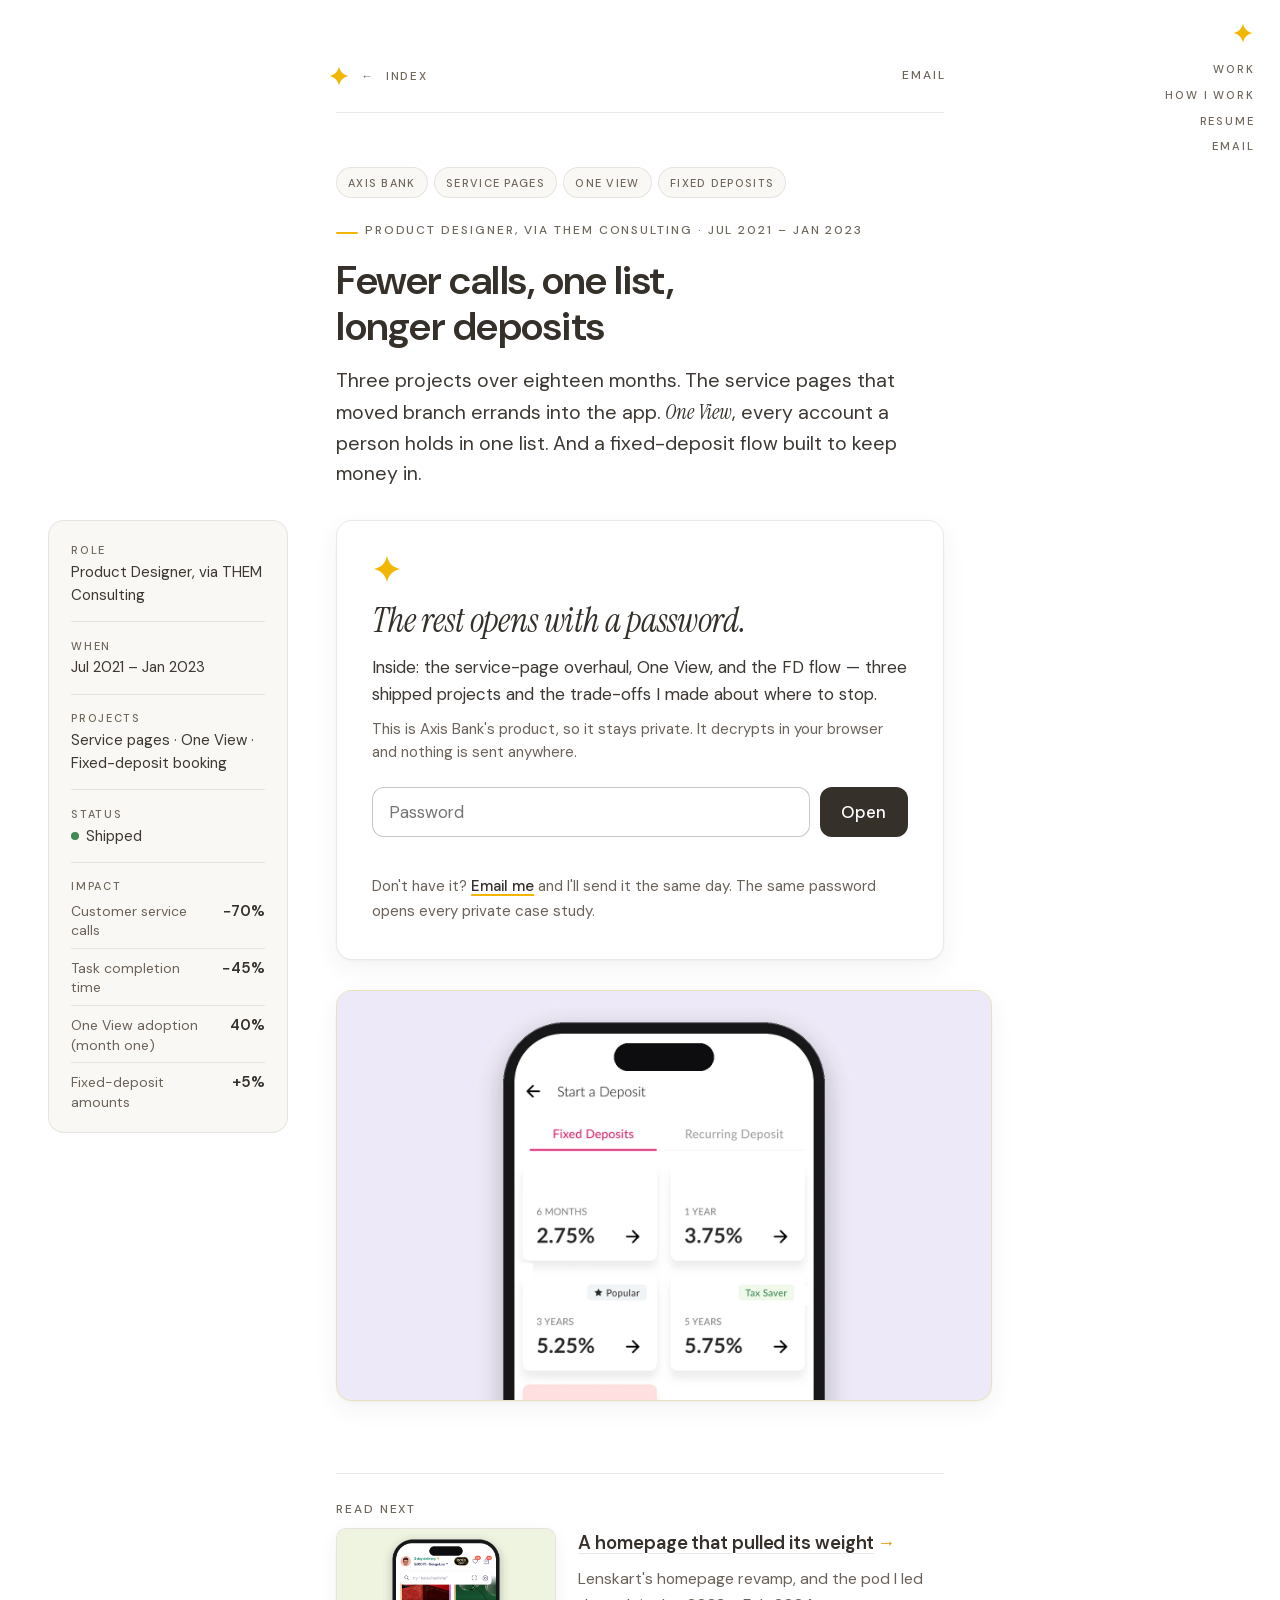
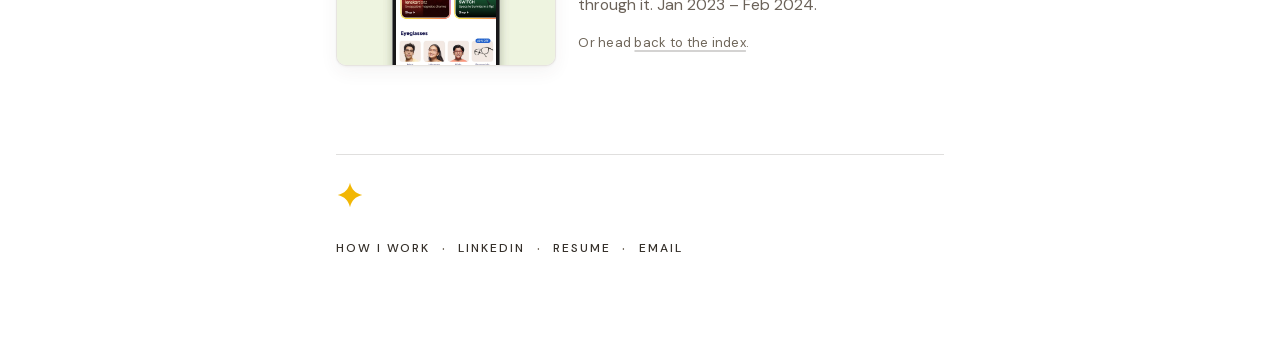
<file: axis/index.html>
<!DOCTYPE html>
<html lang="en" class="locked">
<head>
<meta charset="utf-8">
<meta name="viewport" content="width=device-width, initial-scale=1">
<title>Fewer calls, one list, longer deposits — Avantika Pidiha</title>
<meta name="description" content="Three projects on Axis Bank's mobile app — a case study by Avantika Pidiha. Shared on request.">
<meta name="theme-color" content="#ffffff" media="(prefers-color-scheme: light)">
<meta name="theme-color" content="#17140f" media="(prefers-color-scheme: dark)">
<link rel="canonical" href="https://www.avantikapidiha.com/axis/">
<!-- Gated pages keep noindex for good: private work should never be indexed, snippet or otherwise -->
<meta name="robots" content="noindex, nofollow">
<meta property="og:type" content="article">
<meta property="og:url" content="https://www.avantikapidiha.com/axis/">
<meta property="og:title" content="Fewer calls, one list, longer deposits — Avantika Pidiha">
<meta property="og:description" content="Three projects on Axis Bank's mobile app — a case study by Avantika Pidiha. Shared on request.">
<meta property="og:image" content="https://www.avantikapidiha.com/assets/og.jpg">
<meta property="og:image:width" content="1200">
<meta property="og:image:height" content="630">
<meta property="og:image:type" content="image/jpeg">
<meta property="og:image:alt" content="Avantika Pidiha — Founding Product Designer at OverseeAI">
<meta name="twitter:image" content="https://www.avantikapidiha.com/assets/og.jpg">
<meta name="twitter:image:alt" content="Avantika Pidiha — Founding Product Designer at OverseeAI">
<meta name="twitter:card" content="summary_large_image">
<link rel="icon" type="image/svg+xml" href="../assets/mark.svg">
<link rel="apple-touch-icon" href="../assets/apple-touch-icon.png">
<link rel="manifest" href="../site.webmanifest">
<link rel="preload" href="../fonts/instrumentserif-italic-latin.woff2" as="font" type="font/woff2" crossorigin>
<link rel="preload" href="../fonts/dmsans-var-latin.woff2" as="font" type="font/woff2" crossorigin>
<style>
  @font-face { font-family: 'DM Sans'; font-style: italic; font-weight: 400; font-display: swap; src: url(../fonts/dmsans-italic-var-latin-ext.woff2) format('woff2'); unicode-range: U+0100-02BA, U+02BD-02C5, U+02C7-02CC, U+02CE-02D7, U+02DD-02FF, U+0304, U+0308, U+0329, U+1D00-1DBF, U+1E00-1E9F, U+1EF2-1EFF, U+2020, U+20A0-20AB, U+20AD-20C0, U+2113, U+2C60-2C7F, U+A720-A7FF; }
  @font-face { font-family: 'DM Sans'; font-style: italic; font-weight: 400; font-display: swap; src: url(../fonts/dmsans-italic-var-latin.woff2) format('woff2'); unicode-range: U+0000-00FF, U+0131, U+0152-0153, U+02BB-02BC, U+02C6, U+02DA, U+02DC, U+0304, U+0308, U+0329, U+2000-206F, U+20AC, U+2122, U+2191, U+2193, U+2212, U+2215, U+FEFF, U+FFFD; }
  @font-face { font-family: 'DM Sans'; font-style: normal; font-weight: 400 600; font-display: swap; src: url(../fonts/dmsans-var-latin-ext.woff2) format('woff2'); unicode-range: U+0100-02BA, U+02BD-02C5, U+02C7-02CC, U+02CE-02D7, U+02DD-02FF, U+0304, U+0308, U+0329, U+1D00-1DBF, U+1E00-1E9F, U+1EF2-1EFF, U+2020, U+20A0-20AB, U+20AD-20C0, U+2113, U+2C60-2C7F, U+A720-A7FF; }
  @font-face { font-family: 'DM Sans'; font-style: normal; font-weight: 400 600; font-display: swap; src: url(../fonts/dmsans-var-latin.woff2) format('woff2'); unicode-range: U+0000-00FF, U+0131, U+0152-0153, U+02BB-02BC, U+02C6, U+02DA, U+02DC, U+0304, U+0308, U+0329, U+2000-206F, U+20AC, U+2122, U+2191, U+2193, U+2212, U+2215, U+FEFF, U+FFFD; }
  @font-face { font-family: 'Instrument Serif'; font-style: italic; font-weight: 400; font-display: swap; src: url(../fonts/instrumentserif-italic-latin-ext.woff2) format('woff2'); unicode-range: U+0100-02BA, U+02BD-02C5, U+02C7-02CC, U+02CE-02D7, U+02DD-02FF, U+0304, U+0308, U+0329, U+1D00-1DBF, U+1E00-1E9F, U+1EF2-1EFF, U+2020, U+20A0-20AB, U+20AD-20C0, U+2113, U+2C60-2C7F, U+A720-A7FF; }
  @font-face { font-family: 'Instrument Serif'; font-style: italic; font-weight: 400; font-display: swap; src: url(../fonts/instrumentserif-italic-latin.woff2) format('woff2'); unicode-range: U+0000-00FF, U+0131, U+0152-0153, U+02BB-02BC, U+02C6, U+02DA, U+02DC, U+0304, U+0308, U+0329, U+2000-206F, U+20AC, U+2122, U+2191, U+2193, U+2212, U+2215, U+FEFF, U+FFFD; }
</style>
<style>
  /* ————————————————————————————————
     Case-study page template — one file for every case page.
     Same register as the landing page: white ground, DM Sans
     everywhere, Instrument Serif for the name alone, one yellow
     accent system, mobile-first, a 68rem desktop enhancement
     and an 80rem one that hangs the meta card in the margin.
     Gated pages: <main> arrives encrypted (tools/encrypt-page.mjs)
     and is injected after the password unlocks it. Public pages:
     the same file with the gate stripped at build time.
     ———————————————————————————————— */
  :root {
    --paper:  #ffffff;
    --ink:    #3d3833;   /* 11.6:1 */
    --strong: #35302a;   /* 13.1:1 */
    --soft:   #6b6259;   /* 6.0:1 */
    --faint:  #6f665a;   /* 5.6:1 */
    /* The accent is YELLOW, and yellow is a FILL (2026-09-17). At 1.8:1 on
       white it never carries text and never sits under white text: ink does
       the reading, yellow does the marking. Same tokens as the landing page. */
    --sun:      #f2b705; /* sunflower — marks only: sparkle, rules, underlines, dots */
    --sun-fill: #f7cf3d; /* the fill under an ink label — chips, pointer tag */
    --sun-deep: #d99a00; /* deep end — hovers and small glyphs; still never text */
    --on-sun:   #35302a; /* the label on a yellow fill, in BOTH themes — 8.7:1 */
    --accent:   #35302a; /* link text is ink; the yellow lives in the underline */
    --alert:    #a5371b; /* the one red: a wrong password, a dropped step — 6.3:1 */
    --butter: #fdf4d2;   /* the accent's own wash — the default callout */
    --sage:   #e5f2e0;
    --blush:  #fdeee3;   /* a peach now, not a pink */
    --lavender: #eeeaf8;
    --sand:   #f4efe6;   /* oat (was undefined here; the fourth triad mark used it) */
    --mint:   #e4f4ee;
    --sky:    #e6eef6;
    --hairline: rgb(61 56 51 / 0.16);
    --hairline-soft: rgb(61 56 51 / 0.09);
    /* card surfaces (2026-09-10 UI pass). The reference this was cut against
       puts white cards on a cream ground; the ground here stays white, so the
       relationship is inverted — warm cards on white — which keeps her
       identity and still lets every card read as an object. */
    --surface: #faf8f4;
    --surface-line: rgb(61 56 51 / 0.10);
    --lift: 0 1px 2px rgb(61 56 51 / 0.04), 0 8px 24px rgb(61 56 51 / 0.06);
    --display: "Instrument Serif", "Iowan Old Style", Georgia, serif;
    --measure: 38rem;
    --radius: 16px;
  }
  * { margin: 0; padding: 0; box-sizing: border-box; }
  html { -webkit-text-size-adjust: 100%; text-size-adjust: 100%; scroll-behavior: smooth; }
  body {
    background: var(--paper);
    color: var(--ink);
    font-family: "DM Sans", -apple-system, "Helvetica Neue", Arial, sans-serif;
    font-optical-sizing: auto;
    font-size: 1.0625rem;
    line-height: 1.65;
    font-kerning: normal;
    font-variant-ligatures: common-ligatures;
    hanging-punctuation: first last;
    -webkit-font-smoothing: antialiased;
    text-rendering: optimizeLegibility;
  }
  ::selection { background: #fbe7a1; color: var(--strong); }
  .page { max-width: calc(var(--measure) + 3rem); margin-inline: auto; padding-inline: 1.5rem; }
  p, li, dd, figcaption, blockquote { text-wrap: pretty; }

  a {
    color: var(--accent);
    text-decoration: underline;
    text-decoration-thickness: 2px;
    text-decoration-color: var(--sun);
    text-underline-offset: 0.2em;
    transition: text-decoration-color 150ms ease-out;
  }
  a:hover { text-decoration-color: var(--sun-deep); }
  /* in running prose a link is ink like its sentence, so weight is its second
     cue (the underline alone is 1.8:1); hovering lays a marker band under it */
  #cs p a, #cs li a, #teaser p a { font-weight: 500; border-radius: 2px; transition: text-decoration-color 150ms ease-out, background-color 150ms ease-out; }
  #cs p a:hover, #cs li a:hover, #teaser p a:hover { background-color: var(--butter); }
  /* an inline marker band for one sentence in running prose; the ink stays the
     sentence's own, only the ground changes, and it wraps cleanly across lines */
  #cs p mark { background: var(--butter); color: inherit; padding: 0.08em 0.18em; margin: 0 -0.18em; border-radius: 3px; -webkit-box-decoration-break: clone; box-decoration-break: clone; }
  :focus-visible { outline: 2px solid var(--ink); outline-offset: 3px; border-radius: 2px; text-decoration: none; }

  /* ——— Top bar: the way back — sparkle mark + a small caps hint ——— */
  .top {
    display: flex; justify-content: space-between; align-items: center; gap: 1rem;
    padding-top: clamp(1.25rem, 4vh, 2.4rem);
    padding-bottom: 0.9rem;
    border-bottom: 1px solid var(--surface-line);
  }
  .home {
    display: inline-flex; align-items: center; gap: 0.7rem;
    padding: 0.65rem 0.5rem 0.65rem 0;   /* 44px tap target on phones */
    margin-left: -0.5rem;                 /* keep visual alignment despite padding */
    color: var(--faint); text-decoration: none;
    font-size: 0.72rem; font-weight: 500; letter-spacing: 0.16em; text-transform: uppercase;
    transition: color 150ms ease-out;
  }
  .home:hover { color: var(--accent); }
  .home .mark { width: 22px; height: 22px; color: var(--sun); display: inline-block; transition: transform 250ms cubic-bezier(0.23, 1, 0.32, 1); }
  .home .mark svg { display: block; width: 100%; height: 100%; }
  .home:hover .mark { transform: rotate(-20deg) scale(1.1); }
  .home .arrow { display: inline-block; transition: transform 200ms cubic-bezier(0.23, 1, 0.32, 1); }
  .home:hover .arrow { transform: translateX(-3px); }
  .caps, .site-nav a, .kicker, dt, .tag, .label {
    font-size: 0.75rem; font-weight: 500; letter-spacing: 0.16em; text-transform: uppercase; color: var(--faint);
  }
  .site-nav { display: flex; align-items: center; column-gap: 0.85rem; flex-wrap: wrap; }
  .site-nav a {
    display: inline-flex; align-items: center; min-height: 44px; padding-inline: 0.3rem;
    margin-inline: -0.3rem calc(-0.3rem - 0.16em);
    text-decoration: underline; text-decoration-color: transparent; text-decoration-thickness: 1px; text-underline-offset: 0.25em;
    color: var(--faint);
  }
  .site-nav a:hover { text-decoration-color: var(--accent); color: var(--accent); }
  .site-nav .sep { color: var(--faint); user-select: none; }

  /* ——— Gate: the door. First thing in the column under the dek, white on the
     paper so it reads as the one actionable object on a locked page. It says
     what's inside, why it's locked, and takes the password — nothing else.
     (Stripped from public builds.) ——— */
  #gate {
    margin: 1.9rem 0 0;
    padding: 2.1rem 2.2rem 2.2rem;
    border: 1px solid var(--surface-line); border-radius: var(--radius);
    background: #fff;
    box-shadow: var(--lift);
    text-align: left;
  }
  #gate .mark { width: 30px; height: 30px; color: var(--sun); display: block; margin-bottom: 1.1rem; }
  #gate .mark svg { display: block; width: 100%; height: 100%; }
  #gate h2 {
    font-family: var(--display);
    font-style: italic;
    font-weight: 400;
    font-size: clamp(1.7rem, 1.15rem + 2.1vw, 2.15rem);
    line-height: 1.08;
    color: var(--strong);
    letter-spacing: -0.005em;
    text-wrap: balance;
  }
  #gate .inside { margin-top: 0.95rem; color: var(--ink); font-size: 1.0625rem; line-height: 1.55; }
  #gate .why { margin-top: 0.7rem; color: var(--soft); font-size: 0.9375rem; line-height: 1.5; }
  #gate form { display: flex; gap: 0.6rem; margin-top: 1.5rem; }
  #gate label { position: absolute; width: 1px; height: 1px; overflow: hidden; clip: rect(0 0 0 0); }
  #gate input {
    flex: 1 1 auto; min-width: 0; min-height: 50px; padding: 0.55rem 1rem;
    font: inherit; color: var(--strong); background: #fff;
    border: 1px solid rgb(61 56 51 / 0.28); border-radius: 12px;
    transition: border-color 150ms ease-out;
  }
  #gate input:hover { border-color: rgb(61 56 51 / 0.45); }
  #gate input:focus-visible { outline: 2px solid var(--ink); outline-offset: 2px; border-color: transparent; }
  #gate input[aria-invalid="true"] { border-color: var(--alert); }
  #gate button {
    min-height: 50px; padding-inline: 1.35rem; border: 0; border-radius: 12px;
    font: inherit; font-weight: 500; color: #fff; background: var(--strong);
    transition: background-color 150ms ease-out, transform 200ms cubic-bezier(0.23, 1, 0.32, 1);
  }
  #gate button:hover { background: var(--sun-fill); color: var(--on-sun); }
  #gate button:active { transform: scale(0.97); }
  #gate button[disabled] { opacity: 0.6; }
  #gate .msg { min-height: 1.4em; margin-top: 0.5rem; font-size: 0.9375rem; color: var(--soft); }
  #gate .msg.err { color: var(--alert); }
  #gate .ask { margin-top: 0.5rem; font-size: 0.9375rem; color: var(--soft); }
  .locked #cs { display: none; }
  html:not(.locked) #gate { display: none; }
  noscript p { margin-top: 1rem; }

  /* ——— Case-study content ——— */
  #cs { margin-top: clamp(2.5rem, 8vh, 4.5rem); }
  .hero .kicker { display: block; margin-bottom: 1rem; }
  .hero h1 {
    font-size: clamp(1.75rem, 1.15rem + 2.6vw, 2.5rem);
    font-weight: 600; line-height: 1.15; letter-spacing: -0.012em; color: var(--strong);
    max-width: 22ch;
  }
  .hero .dek { margin-top: 1.1rem; font-size: 1.15em; line-height: 1.55; }
  .hero .dek + p { margin-top: 0.9rem; }
  .tags { display: flex; flex-wrap: wrap; gap: 0.4rem; margin-bottom: 1rem; }
  .tags .tag {
    display: inline-block; padding: 0.34rem 0.68rem 0.3rem; border-radius: 999px;
    background: var(--surface); border: 1px solid var(--surface-line);
    letter-spacing: 0.12em; font-size: 0.6875rem;
  }

  /* the cover: the same artifact card the landing page links from, so the card
     you clicked becomes the page's header image. 16:10, 1504×940, like every
     other figure on the site. */
  .cover { margin-top: 1.9rem; }
  .cover img {
    display: block; width: 100%; height: auto;
    border-radius: var(--radius); border: 1px solid var(--surface-line);
    background: var(--surface); box-shadow: var(--lift);
  }

  /* the meta card: the reference's sticky card, in our voice. Phone = a 2-col dl
     right under the hero; 80rem+ = hangs in the left margin and sticks. */
  .meta {
    margin-top: 2rem; padding: 1.35rem 1.4rem 1.25rem;
    border: 1px solid var(--surface-line); border-radius: var(--radius);
    display: grid; grid-template-columns: 1fr 1fr; gap: 1.15rem 1.4rem; font-size: 0.9375rem; line-height: 1.5;
    background: var(--surface);
  }
  .meta > div { min-width: 0; }
  .meta dt { margin-bottom: 0.32rem; font-size: 0.6875rem; letter-spacing: 0.15em; }
  .meta dd { color: var(--ink); }
  .meta .wide { grid-column: 1 / -1; }
  .meta .status::before { content: ""; display: inline-block; width: 8px; height: 8px; border-radius: 50%; background: #3f8a52; margin-right: 0.45em; vertical-align: 1px; }
  .meta .status.wip::before { background: var(--sun-deep); }
  @media (prefers-reduced-motion: no-preference) {
    /* a work-in-progress dot that breathes — the only looping animation on
       the site, and only on a page that is genuinely still moving */
    .meta .status.wip::before { animation: wip-pulse 2.6s ease-in-out infinite; }
    @keyframes wip-pulse {
      0%, 100% { transform: scale(1); opacity: 1; }
      50%      { transform: scale(1.15); opacity: 0.6; }
    }
  }
  /* the impact table: hairline rows, label left, value right — the one place
     on a case page where numbers are allowed to line up and be scanned. */
  .meta .impact { display: grid; gap: 0; }
  .meta .impact div {
    display: flex; justify-content: space-between; align-items: baseline; gap: 0.75rem;
    padding: 0.5rem 0; border-bottom: 1px solid var(--surface-line);
  }
  .meta .impact div:first-child { padding-top: 0.15rem; }
  .meta .impact div:last-child { border-bottom: 0; padding-bottom: 0; }
  .meta .impact span { color: var(--soft); font-size: 0.875rem; line-height: 1.4; }
  .meta .impact b { font-weight: 600; color: var(--strong); font-variant-numeric: tabular-nums; white-space: nowrap; }
  .meta ul { list-style: none; padding: 0; }
  .meta li + li { margin-top: 0.15rem; }

  /* the reader's grid: meta beside the body at 80rem+, stacked below it */
  .cs-grid { display: block; }
  .cs-body > section:first-child { margin-top: clamp(2.75rem, 8vh, 4rem); }

  #cs section { position: relative; margin-top: clamp(3rem, 8vh, 4.25rem); }
  #cs section > .label { display: block; margin-bottom: 0.55rem; }
  #cs h2 {
    font-size: 1.35rem; font-weight: 600; line-height: 1.25; letter-spacing: -0.008em; color: var(--strong);
    margin-bottom: 0.9rem; max-width: 30ch; text-wrap: pretty;
  }
  /* the section number sits on a small yellow chip: yellow can't be the numeral, so it is the ground under it */
  #cs h2 .num { display: inline-block; padding: 0.12em 0.42em 0.1em; margin-right: 0.6em; border-radius: 6px; background: var(--sun-fill); color: var(--on-sun); font-size: 0.72em; font-weight: 600; letter-spacing: 0.02em; vertical-align: 0.14em; font-variant-numeric: tabular-nums; }
  #cs h3 { font-size: 1.0625rem; font-weight: 600; color: var(--strong); margin: 1.8rem 0 0.35rem; }
  #cs p + p, #cs ul + p, #cs p + ul, #cs ol + p, #cs p + ol { margin-top: 1em; }
  #cs figure + p, #cs figure + h3, #cs dl + p, #cs .compare + p, #cs .card + p, #cs .triad + p, #cs .flow + p, #cs .quotes + p, #cs .ifthen + p, #cs .funnel + p, #cs .counts + p, #cs .callout + p, #cs .baseline + p, #cs .demo + p { margin-top: 1.6rem; }
  #cs p + .baseline, #cs p + .flow, #cs p + .quotes, #cs p + .ifthen, #cs p + dl, #cs p + .compare { margin-top: 1.4rem; }
  #cs p + .callout { margin-top: 1.6rem; }   /* a p.callout would otherwise take #cs p + p's 1em */
  #cs ul, #cs ol { padding-left: 1.15rem; }
  #cs li + li { margin-top: 0.35em; }
  #cs li::marker { color: var(--faint); }
  #cs strong { font-weight: 600; color: var(--strong); }
  #cs .lead { font-size: 1.15em; line-height: 1.55; color: var(--strong); }

  /* the key insight / the reframe: her blush wash, now a proper card with a
     mark on it, so the one paragraph that owns a cost looks like an object on
     the page rather than a highlighted sentence. */
  .callout {
    position: relative;
    background: var(--butter); border-radius: var(--radius);
    padding: 1.4rem 1.4rem 1.3rem; margin: 1.6rem -0.75rem 0;
    font-size: 1.0625em; line-height: 1.58; color: var(--strong);
  }
  .callout::before {
    content: ""; display: block; width: 32px; height: 32px; margin-bottom: 0.85rem;
    border-radius: 50%; background-color: #fff;
    background-image: url("data:image/svg+xml;utf8,<svg xmlns='http://www.w3.org/2000/svg' viewBox='0 0 24 24'><path d='M12 1.5 C13.4 7.4 16.6 10.6 22.5 12 C16.6 13.4 13.4 16.6 12 22.5 C10.6 16.6 7.4 13.4 1.5 12 C7.4 10.6 10.6 7.4 12 1.5 Z' fill='%23f2b705'/></svg>");
    background-size: 15px 15px; background-position: center; background-repeat: no-repeat;
  }
  .callout.sage { background: var(--sage); }
  .callout.lavender { background: var(--lavender); }
  .callout .label { display: block; margin-bottom: 0.4rem; }
  .callout .who { display: block; margin-top: 0.5rem; font-size: 0.8125rem; color: var(--soft); }

  /* cards: hairline boxes for hypotheses, triads, layers, persona */
  .card { border: 1px solid var(--surface-line); border-radius: var(--radius); padding: 1.2rem 1.3rem; margin-top: 1.4rem; background: var(--surface); }
  .card .label { display: block; margin-bottom: 0.45rem; }
  #cs .card h3 { margin: 0 0 0.4rem; }
  .card p { font-size: 1rem; }
  .card.big p { font-size: 1.15em; line-height: 1.5; color: var(--strong); }
  .card + .card { margin-top: 0.9rem; }
  .triad { display: grid; grid-template-columns: 1fr; gap: 0.9rem; margin-top: 1.4rem; }
  .triad .card { margin-top: 0; }
  .triad .card h3 { font-size: 1rem; }
  .triad .card p { font-size: 0.9375rem; line-height: 1.55; }
  /* the mark is a chip, not a dot: a 28px disc the card hangs off, the same
     move the callout makes one size up */
  .triad .mark {
    display: block; width: 28px; height: 28px; border-radius: 50%;
    background: var(--butter); margin-bottom: 0.8rem;
  }
  .triad .card:nth-child(4n+2) .mark { background: var(--sage); }
  .triad .card:nth-child(4n+3) .mark { background: var(--lavender); }
  .triad .card:nth-child(4n+4) .mark { background: var(--blush); }
  @media (min-width: 48rem) {
    .triad.quad { grid-template-columns: 1fr 1fr; }                                  /* two across */
    .triad.quad .card:last-child:nth-child(odd) { grid-column: 1 / -1; }             /* an odd last card takes the row */
  }

  /* numbers: receipts strip (outcomes) and the funnel (boxed, divided) */
  .receipts, .metrics {
    display: grid; grid-template-columns: repeat(auto-fit, minmax(7.5rem, 1fr)); gap: 1.25rem 1.5rem;
    margin-top: 1.5rem; padding-top: 1.4rem; border-top: 1px solid var(--hairline);
  }
  .receipts .n, .metrics .n, .funnel .n, .counts .n {
    display: block; font-size: 2.125rem; font-weight: 600; line-height: 1.05; letter-spacing: -0.02em; color: var(--strong);
    font-variant-numeric: tabular-nums;
  }
  .receipts .l, .metrics .l, .funnel .l, .counts .l { display: block; margin-top: 0.4rem; font-size: 0.875rem; line-height: 1.4; color: var(--soft); }
  .funnel {
    display: grid; grid-template-columns: 1fr 1fr; margin: 1.4rem 0 0; border: 1px solid var(--hairline-soft); border-radius: var(--radius); overflow: hidden;
  }
  .funnel > div { padding: 1rem 1.1rem; border-right: 1px solid var(--hairline-soft); border-bottom: 1px solid var(--hairline-soft); }
  .funnel > div:nth-child(2n) { border-right: 0; }
  .funnel .n { font-size: 1.75rem; }
  .funnel .sub { display: block; font-size: 0.75rem; color: var(--faint); margin-bottom: 0.3rem; letter-spacing: 0.08em; text-transform: uppercase; }
  .counts { display: grid; grid-template-columns: repeat(auto-fit, minmax(7rem, 1fr)); gap: 1rem 1.5rem; margin-top: 1.4rem; }
  .counts .n { font-size: 1.75rem; }
  .counts .sub { display: block; font-size: 0.8125rem; color: var(--faint); margin-bottom: 0.2rem; }

  /* quotes from research: a hairline rule, tagged ABOVE by the question asked;
     the one dissenting voice gets .against and the red rule */
  .quotes { display: grid; grid-template-columns: 1fr; gap: 1.1rem 2rem; margin-top: 1.4rem; }
  .quotes blockquote { margin: 0; padding-left: 1rem; border-left: 2px solid var(--hairline); background: none; border-radius: 0; }
  .quotes blockquote p { font-size: 0.9375rem; line-height: 1.5; color: var(--ink); }
  .quotes blockquote p::before { content: "“"; color: inherit; }
  .quotes blockquote p::after { content: "”"; color: inherit; }
  .quotes .asked { display: block; margin-bottom: 0.3rem; letter-spacing: 0.12em; }
  .quotes .against { border-left-color: var(--alert); }
  .quotes cite { display: block; margin-top: 0.5rem; font-style: normal; font-size: 0.8125rem; color: var(--soft); }

  /* the problem's input numbers: visibly quieter than outcomes */
  .baseline { display: grid; grid-template-columns: repeat(3, 1fr); gap: 0.75rem 1rem; margin-top: 1.4rem; padding-top: 1rem; border-top: 1px solid var(--hairline); }
  .baseline .cap { grid-column: 1 / -1; }
  .baseline .n { display: block; font-size: 1.5rem; font-weight: 600; line-height: 1.1; letter-spacing: -0.01em; color: var(--soft); font-variant-numeric: tabular-nums; }
  .baseline .l { display: block; margin-top: 0.3rem; font-size: 0.8125rem; line-height: 1.4; color: var(--faint); }
  blockquote.pull { margin: 1.2rem 0 0; padding-left: 1rem; border-left: 3px solid var(--sun); color: var(--ink); }
  blockquote.pull cite { display: block; margin-top: 0.4rem; font-style: normal; font-size: 0.8125rem; color: var(--soft); }

  /* flow chips: a journey as a chain; .drop marks where it broke, .new what the redesign added */
  .flow { margin-top: 1.4rem; padding: 1rem 1.1rem 0.85rem; border: 1px solid var(--hairline-soft); border-radius: var(--radius); }
  .flow + .flow { margin-top: 0.75rem; }
  .flow .head { display: flex; flex-wrap: wrap; justify-content: space-between; gap: 0.2rem 1rem; align-items: baseline; margin-bottom: 0.65rem; }
  .flow .head .label { display: inline; }
  .flow .head b { font-weight: 600; color: var(--strong); font-variant-numeric: tabular-nums; font-size: 0.9375rem; }
  .flow .chain { display: flex; flex-wrap: wrap; align-items: center; gap: 0.4rem 0.35rem; }
  .flow .chip {
    display: inline-block; padding: 0.32rem 0.65rem; border-radius: 999px; background: rgb(61 56 51 / 0.06);
    font-size: 0.875rem; line-height: 1.3; color: var(--ink);
  }
  .flow .chip.drop { background: var(--blush); color: var(--alert); }
  .flow .chip.new { background: var(--sage); color: #2f5f37; }
  .flow .arr { color: rgb(61 56 51 / 0.35); font-size: 0.875rem; }
  .bind { display: inline-flex; align-items: center; gap: inherit; }   /* an arrow and the chip it points at (build.mjs). Inline-flex already keeps the pair on one line; the chip's own text may still wrap on a phone */
  .flow .chip small { font-size: 0.8125rem; color: var(--soft); margin-left: 0.3em; }
  .flow .chain + .chain { margin-top: 0.45rem; }

  /* if/then: the rules the system follows (edge cases made explicit) */
  .ifthen { margin-top: 1.4rem; border: 1px solid var(--hairline-soft); border-radius: var(--radius); overflow: hidden; }
  .ifthen .row { display: grid; grid-template-columns: 1fr; gap: 0.25rem 1rem; padding: 0.8rem 1.1rem; border-bottom: 1px solid var(--hairline-soft); font-size: 0.9375rem; }
  .ifthen .row:last-child { border-bottom: 0; }
  .ifthen .if::before, .ifthen .then::before { font-size: 0.6875rem; font-weight: 500; letter-spacing: 0.14em; color: var(--faint); margin-right: 0.5em; }
  .ifthen .if::before { content: "IF"; }
  .ifthen .then::before { content: "THEN"; }
  .ifthen .then { color: var(--strong); }
  .ifthen .then b { font-weight: 600; color: var(--strong); }
  .ifthen .none { color: var(--faint); font-weight: 400; }

  /* two-column definition rows (success metrics, principles) */
  /* compare: a small labelled table for before/after and round-by-round comparisons.
     Column heads say what each column is, so nothing needs a colour key. */
  .compare { width: 100%; margin-top: 1.4rem; border-collapse: collapse; font-size: 0.9375rem; line-height: 1.4; }
  .compare caption { caption-side: top; text-align: left; font-size: 0.6875rem; letter-spacing: 0.15em; text-transform: uppercase; color: var(--soft); padding-bottom: 0.7rem; }
  .compare th, .compare td { text-align: left; vertical-align: top; padding: 0.6rem 0.9rem 0.6rem 0; border-top: 1px solid var(--hairline-soft); }
  .compare th:last-child, .compare td:last-child { padding-right: 0; }
  .compare thead th { border-top: 0; font-size: 0.8125rem; font-weight: 600; color: var(--strong); padding-top: 0; padding-bottom: 0.5rem; }
  .compare tbody th { font-weight: 400; color: var(--soft); }
  .compare tbody td { color: var(--ink); }
  .compare tbody td:last-child { color: var(--strong); font-weight: 500; }
  .compare tbody tr:last-child > * { border-bottom: 1px solid var(--hairline-soft); }
  .compare small { display: block; color: var(--soft); font-size: 0.8125rem; font-weight: 400; margin-top: 0.1rem; }
  .defs { margin-top: 1.2rem; }
  .defs div { display: grid; grid-template-columns: 7.5rem 1fr; gap: 0.25rem 1rem; padding: 0.6rem 0; border-top: 1px solid var(--hairline-soft); font-size: 0.9875rem; }
  .defs div:last-child { border-bottom: 1px solid var(--hairline-soft); }
  .defs dt { align-self: start; padding-top: 0.2rem; }
  .defs dd { color: var(--ink); }
  .defs.wide div { grid-template-columns: 1fr; }   /* long terms (driver → place) stack on phones */

  .qa h3::before { content: "“"; color: var(--sun-deep); margin-right: 0.1em; }
  .qa h3::after { content: "”"; color: var(--sun-deep); margin-left: 0.1em; }

  /* ——— Mini demos: a pattern you can feel in five seconds ———
     The page source carries MARKUP ONLY (the linter forbids script and style in
     a page fragment). Behaviour lives in the script at the bottom of this file
     and is fully delegated, so a demo works whether it shipped in the HTML or
     arrived after the gate unlocked. */
  .demo {
    margin-top: 1.7rem; border: 1px solid var(--surface-line); border-radius: var(--radius);
    background: var(--surface); overflow: hidden;
  }
  .demo .dhead {
    display: flex; align-items: baseline; justify-content: space-between; gap: 0.2rem 1rem; flex-wrap: wrap;
    padding: 0.8rem 1.15rem; border-bottom: 1px solid var(--surface-line); background: #fff;
  }
  .demo .dhead .label { display: inline; }
  .demo .dhead b { font-weight: 600; font-size: 0.9375rem; color: var(--strong); }
  .demo .dbody { padding: 1.15rem; }
  .demo .dline { font-size: 0.9375rem; line-height: 1.55; color: var(--ink); }
  .demo .dact { display: flex; flex-wrap: wrap; gap: 0.5rem; margin-top: 1rem; }
  .demo .dbtn {
    font: inherit; font-size: 0.875rem; font-weight: 500; line-height: 1.1;
    padding: 0.62rem 0.9rem; border-radius: 10px; border: 1px solid var(--surface-line);
    background: #fff; color: var(--strong); cursor: pointer;
    transition: background-color 140ms ease-out, border-color 140ms ease-out, opacity 140ms ease-out;
  }
  .demo .dbtn:hover { border-color: rgb(61 56 51 / 0.3); }
  .demo .dbtn.primary { background: var(--strong); border-color: var(--strong); color: #fff; }
  .demo .dbtn.primary:hover { background: var(--sun-fill); border-color: var(--sun-fill); color: var(--on-sun); }
  .demo .dbtn.ghost { background: none; border-color: transparent; color: var(--soft); }
  .demo .dbtn[disabled] { opacity: 0.42; cursor: default; }
  .demo .dbtn[disabled]:hover { border-color: var(--surface-line); }
  .demo .dbtn.primary[disabled]:hover { background: var(--strong); border-color: var(--strong); color: var(--paper); }
  .demo .dbtn.ghost[disabled]:hover { background: none; border-color: transparent; }
  .demo .dstate { margin-top: 0.9rem; font-size: 0.8125rem; line-height: 1.5; color: var(--faint); }
  .demo .bar { height: 4px; border-radius: 999px; background: rgb(61 56 51 / 0.1); margin-top: 0.9rem; overflow: hidden; }
  .demo .bar i { display: block; height: 100%; width: 0; background: var(--sun); transition: width 1.4s linear; }
  #cs .demo .drows { list-style: none; padding: 0; margin: 0; }   /* #cs: has to beat the prose list indent (#cs ul) */
  #cs .demo .drows li + li { margin-top: 0; }
  .demo .drows li {
    display: flex; align-items: center; gap: 1rem;
    padding: 0.72rem 1.15rem; border-bottom: 1px solid var(--surface-line);
    transition: background-color 160ms ease-out;
  }
  .demo .drows li:last-child { border-bottom: 0; }
  .demo .dinfo { flex: 1 1 auto; min-width: 0; }
  .demo .drows li > .dbtn { flex: none; }
  .demo .dcell { display: block; font-size: 0.875rem; font-weight: 500; color: var(--strong); }
  .demo .dsig { display: block; margin-top: 0.1rem; font-size: 0.8125rem; color: var(--faint); }
  .demo .dvals { display: block; margin-top: 0.1rem; font-size: 0.8125rem; color: var(--soft); font-variant-numeric: tabular-nums; }
  .demo .drows li.done { background: rgb(61 56 51 / 0.025); }
  .demo .drows li.done .dcell { color: var(--soft); font-weight: 400; }
  .demo .dfoot {
    display: flex; align-items: center; justify-content: space-between; gap: 0.75rem; flex-wrap: wrap;
    padding: 0.85rem 1.15rem; border-top: 1px solid var(--surface-line); background: #fff;
  }
  .demo .dcount { font-size: 0.8125rem; color: var(--faint); font-variant-numeric: tabular-nums; }
  .demo .dfoot .dact { margin-top: 0; }

  /* ——— Figures: the landing page's artifact-card slot ——— */
  .thumbs { margin: 1.8rem 0 0; }
  .thumbs img {
    display: block; width: 100%; height: auto;
    border-radius: var(--radius); border: 1px solid var(--surface-line);
    background: var(--butter);             /* the card's wash shows while the bytes decrypt */
    box-shadow: var(--lift);
  }
  .thumbs .pair { display: grid; grid-auto-flow: column; grid-auto-columns: 1fr; gap: 1rem; }
  /* Figures open full-width on a click: dense screens deserve a closer look.
     One fixed layer on the page's own paper, the image contained inside it,
     Escape or a click closes. Built by the script at the foot of the page. */
  #cs .thumbs img { cursor: zoom-in; }
  #cs .thumbs img:focus-visible { outline: 2px solid var(--ink); outline-offset: 4px; }
  .zoom { position: fixed; inset: 0; z-index: 60; display: grid; place-items: center; padding: clamp(0.75rem, 3vmin, 2rem);
    background: rgb(253 252 250 / 0.96); cursor: zoom-out; opacity: 0; transition: opacity 220ms ease-out; }
  .zoom.on { opacity: 1; }
  .zoom img { max-width: 100%; max-height: 100%; width: auto; height: auto; border-radius: var(--radius); box-shadow: 0 2px 6px rgb(61 56 51 / 0.08), 0 30px 70px rgb(61 56 51 / 0.18);
    transform: scale(0.985); transition: transform 260ms cubic-bezier(0.23, 1, 0.32, 1); }
  .zoom.on img { transform: none; }
  @media (max-width: 40rem) {   /* phones: a text figure at 100% is unreadable, so it opens wide and pans */
    .zoom { place-items: start; overflow: auto; -webkit-overflow-scrolling: touch; padding: 1rem; }
    .zoom img { max-width: none; max-height: none; width: 260vw; }
  }
  .zoom .hint { position: absolute; bottom: 1rem; left: 50%; transform: translateX(-50%); font-size: 0.75rem; letter-spacing: 0.12em; text-transform: uppercase; color: var(--faint); }
  @media (max-width: 40rem) { .zoom .hint { position: fixed; background: var(--paper, #fdfcfa); padding: 0.3rem 0.7rem; border-radius: 999px; } }
  @media (prefers-color-scheme: dark) { .zoom { background: rgb(23 20 15 / 0.96); } }
  .thumbs .pair img { height: 100%; object-fit: cover; }
  /* caption as a line of its own furniture: the tag is a pill, the sentence
     sits under it rather than running on from it */
  .thumbs figcaption, .cover figcaption { margin-top: 0.85rem; font-size: 0.8125rem; line-height: 1.55; color: var(--faint); font-variant-numeric: tabular-nums; }
  .thumbs figcaption .tag, .cover figcaption .tag {
    display: block; width: fit-content; margin: 0 0 0.4rem; padding: 0.28rem 0.6rem 0.24rem;
    border-radius: 999px; background: var(--surface); border: 1px solid var(--surface-line);
    letter-spacing: 0.12em; font-size: 0.6875rem;
  }

  footer {
    margin-top: clamp(3.5rem, 10vh, 5.5rem);
    padding-block: 1.6rem clamp(3rem, 8vh, 5rem);
    border-top: 1px solid var(--hairline);
  }
  footer .mark { display: block; width: 28px; height: 28px; color: var(--sun); margin-bottom: 1.1rem; }
  footer .mark svg { display: block; width: 100%; height: 100%; }
  footer .site-nav a { color: var(--accent); }
  .next { margin-top: 1.4rem; font-size: 0.9375rem; color: var(--soft); }

  /* ——— Right-hand rail: Jenny-style persistent nav on desktop ———
     Fixed to the right margin, scrolls with the reader while the case
     study rolls past. Small caps DM Sans, no backdrop, quiet enough
     that it doesn't fight the images that overhang into the same margin.
     Hidden below 68rem (mobile relies on the top bar + footer). */
  .rail { display: none; }
  @media (min-width: 68rem) {
    .rail {
      display: flex; flex-direction: column; align-items: flex-end; gap: 0.9rem;
      position: fixed; right: clamp(0.9rem, 2.4vw, 1.6rem); top: 1.4rem;
      z-index: 30; pointer-events: none;
    }
    .rail > * { pointer-events: auto; }
    .rail .mark { width: 22px; height: 22px; color: var(--sun); display: block; margin-bottom: 0.35rem; transition: transform 250ms cubic-bezier(0.23, 1, 0.32, 1); }
    .rail .mark svg { display: block; width: 100%; height: 100%; }
    .rail a { text-decoration: none; color: var(--faint); font-size: 0.7rem; font-weight: 500; letter-spacing: 0.16em; text-transform: uppercase; line-height: 1; transition: color 150ms ease-out, transform 220ms cubic-bezier(0.23,1,0.32,1); }
    .rail a:hover { color: var(--accent); transform: translateX(-3px); }
    .rail a[aria-current="page"] { color: var(--strong); }
    .rail .mark-link:hover .mark { transform: rotate(-18deg) scale(1.1); }
    .rail .mark-link:focus-visible { outline: 2px solid var(--ink); outline-offset: 4px; border-radius: 4px; }
  }

  /* ——— Public teaser (hero + cover + meta + one-line body). Visible while the
     page is locked; hidden after unlock so the encrypted payload owns the view. */
  html:not(.locked) #teaser { display: none; }
  #teaser { margin-top: clamp(2rem, 6vh, 3.5rem); }
  /* reading order on a locked page: the door, then a glimpse of what's behind
     it, then the facts. On phones that is a plain stack; the DOM keeps the meta
     first for the unlocked layout, so the stack is reordered here. */
  #teaser .cs-grid { display: flex; flex-direction: column; }
  #teaser .teaser-body { order: 1; margin-top: 0; }
  #teaser .meta { order: 2; }
  #teaser .cover img {
    background: var(--butter); /* wash while the reader waits — matches the artifact card ecosystem */
  }
  @media (min-width: 80rem) {
    /* the facts hang in the left margin beside the door, sticking as you scroll;
       the glimpse overhangs to the right only, like every figure beside the rail */
    #teaser .cs-grid { display: grid; grid-template-columns: 15rem minmax(0, var(--measure)); column-gap: 3rem; margin-left: -18rem; }
    #teaser .meta { order: 0; grid-column: 1; grid-template-columns: 1fr; gap: 0; margin-top: 1.9rem; position: sticky; top: 1.5rem; align-self: start; }
    #teaser .meta > div + div { margin-top: 0.95rem; padding-top: 0.95rem; border-top: 1px solid var(--surface-line); }
    #teaser .meta .wide { grid-column: 1; }
    #teaser .teaser-body { order: 0; grid-column: 2; }
    #teaser .cover { margin-inline: 0 -3rem; }
  }

  /* ——— Desktop enhancement ——— */
  @media (min-width: 48rem) {
    .triad { grid-template-columns: repeat(3, 1fr); }
    .quotes { grid-template-columns: 1fr 1fr; }
    .funnel { grid-template-columns: repeat(4, 1fr); }
    .funnel > div { border-bottom: 0; }
    .funnel > div:nth-child(2n) { border-right: 1px solid var(--hairline-soft); }
    .funnel > div:last-child { border-right: 0; }
    .ifthen .row { grid-template-columns: 1fr 1fr; }
    .defs.wide div { grid-template-columns: 12rem 1fr; }
  }
  @media (min-width: 68rem) {
    .top { padding-top: clamp(2rem, 6vh, 3.5rem); }
    #cs { margin-top: clamp(3rem, 10vh, 5.5rem); }
    .callout { margin-inline: -1.25rem; }
    .cover { margin-inline: -3rem; }
    .thumbs { margin-inline: -4.5rem; }
    .thumbs figcaption { margin-inline: 4.5rem; }
    #cs section { margin-top: clamp(3.5rem, 9vh, 5rem); }
    .meta { grid-template-columns: repeat(4, 1fr); }
    .meta .wide { grid-column: span 2; }
  }
  @media (min-width: 80rem) {
    /* the meta card leaves the column and hangs in the left margin, sticking as you read */
    .cs-grid { display: grid; grid-template-columns: 15rem minmax(0, var(--measure)); column-gap: 3rem; margin-left: -18rem; }
    .meta { grid-template-columns: 1fr; gap: 0; margin-top: 0.35rem; position: sticky; top: 1.5rem; align-self: start; max-height: calc(100vh - 3rem); overflow: auto; overscroll-behavior: contain; scrollbar-width: thin; }
    /* on short screens the card is taller than the view: tighten it so the section list fits */
    @media (max-height: 60rem) {
      .meta > div + div { margin-top: 0.7rem; padding-top: 0.7rem; }
      .toc a { padding-block: 0.24rem; font-size: 0.8125rem; }
      .meta dt { margin-bottom: 0.15rem; }
    }
    .meta .wide { grid-column: 1; }
    /* still taller than the view: no scroll inside the card; it rides with the page instead (script below sets .tall) */
    .meta.tall { position: static; max-height: none; overflow: visible; }
    /* .toc.two: a page with short section names can run its list in two columns, so the whole card fits a laptop screen */
    .meta .toc.two { columns: 2; column-gap: 1rem; }
    .meta .toc.two a { break-inside: avoid; border-bottom: 0; padding-block: 0.2rem; font-size: 0.8125rem; }
    .meta .toc.two a:hover, .meta .toc.two a[aria-current="true"] { padding-left: 0; }   /* no indent in a narrow column: the dot sits in the gutter */
    .meta .toc.two a[aria-current="true"]::before { left: -0.8rem; }
    /* stacked in the margin, the groups need rules between them or the card
       reads as one long list */
    .meta > div + div { margin-top: 0.95rem; padding-top: 0.95rem; border-top: 1px solid var(--surface-line); }
    #cs .cs-body > section:first-child { margin-top: 0; }   /* #cs: it has to beat #cs section */
    #cs .cs-grid { margin-top: clamp(3.5rem, 9vh, 5rem); }   /* the gap the first section carried, now above the card and the text alike */
    /* with the rail on the left, figures overhang to the right only */
    .thumbs { margin-inline: 0 -4.5rem; }
    .thumbs figcaption { margin-inline: 0 4.5rem; }
  }

  /* ——— Micro-interactions + custom cursor (desktop fine-pointers only) ——— */
  @media (hover: hover) and (pointer: fine) {
    .thumbs img { transition: transform 260ms cubic-bezier(0.23, 1, 0.32, 1), box-shadow 260ms cubic-bezier(0.23, 1, 0.32, 1); }
    .thumbs img:hover { transform: translateY(-5px) scale(1.012); box-shadow: 0 2px 4px rgb(61 56 51 / 0.05), 0 18px 40px rgb(61 56 51 / 0.10); }
    footer .mark { transition: transform 200ms ease-out; }
    footer .mark:hover { animation: wiggle 500ms ease-in-out; }
    .flow .chip { transition: background-color 150ms ease-out; }
    .flow .chip:hover { background: var(--butter); }
    .flow .chip.new:hover { background: #d7ecd5; }
  }
  @keyframes wiggle { 0%, 100% { transform: rotate(0deg); } 30% { transform: rotate(-5deg); } 65% { transform: rotate(4deg); } }
  /* The named pointer. A Figma live-cursor: the arrow plus a yellow name tag
     that trails it, and on a link the tag says what the link will do. The
     system cursor is hidden only once the script is actually running (html.np),
     so a JS-less or reduced-motion visit keeps a real cursor. */
  html.np, html.np a, html.np button, html.np input { cursor: none; }
  .cursor {
    position: fixed; top: 0; left: 0; z-index: 999;
    pointer-events: none; opacity: 0; will-change: transform;
    transition: opacity 180ms ease-out;
  }
  .cursor svg { display: block; width: 18px; height: 23px; filter: drop-shadow(0 1px 2px rgb(61 56 51 / 0.25)); }
  /* The tag only exists over a link, and it says what the link does. Idle,
     the pointer is just the arrow — her name on her own cursor was one label
     too many. */
  .cursor .lbl {
    position: absolute; left: 15px; top: 17px;
    display: none; padding: 0.2rem 0.5rem 0.16rem; border-radius: 7px;
    background: var(--sun-fill); color: var(--on-sun); white-space: nowrap;
    font-size: 0.6875rem; font-weight: 500; letter-spacing: 0.06em;
    box-shadow: 0 1px 3px rgb(61 56 51 / 0.2);
  }
  .cursor.on .lbl { display: block; }

  @media (prefers-reduced-motion: no-preference) {
    .top, #gate, #cs, footer { animation: settle 0.45s ease-out both; }
    #gate, #cs { animation-delay: 0.08s; }
    footer { animation-delay: 0.16s; }
    @keyframes settle { from { opacity: 0; transform: translateY(8px); } to { opacity: 1; transform: none; } }
    #gate.shake { animation: shake 320ms ease-out; }
    @keyframes shake { 0%,100% { transform: none; } 25% { transform: translateX(-4px); } 60% { transform: translateX(3px); } }
  }
  @media (prefers-reduced-motion: reduce) {
    *, *::before, *::after { animation: none !important; transition: none !important; }
  }

  /* ——— Read next: hand-off row at the bottom of every case page.
     Serial reading path through the portfolio; visible in both the
     locked (teaser + gate) and unlocked (full body) flows. */
  .read-next {
    margin-top: clamp(2.5rem, 8vh, 4.5rem);
    padding: 1.6rem 0 0;
    border-top: 1px solid var(--surface-line);
  }
  .read-next .label { display: block; margin-bottom: 0.55rem; }
  .read-next .headline {
    font-size: 1.15rem; font-weight: 600; line-height: 1.35;
    color: var(--strong); margin: 0; letter-spacing: -0.005em;
  }
  .read-next .headline a {
    color: inherit;
    text-decoration-color: var(--surface-line);
    text-decoration-thickness: 1px; text-underline-offset: 0.22em;
    transition: color 150ms ease-out, text-decoration-color 150ms ease-out;
  }
  .read-next .headline a:hover { color: var(--accent); text-decoration-color: var(--accent); }
  .read-next .headline .go {
    display: inline-block; margin-left: 0.15em;
    color: var(--sun-deep); transition: transform 220ms cubic-bezier(0.23,1,0.32,1);
  }
  .read-next .headline a:hover .go { transform: translateX(4px); }
  .read-next .why { margin-top: 0.5rem; font-size: 0.9875rem; color: var(--soft); }
  .read-next .alt { margin-top: 0.85rem; font-size: 0.8125rem; color: var(--faint); letter-spacing: 0.02em; }
  .read-next .alt a { color: var(--faint); text-decoration-color: rgb(61 56 51 / 0.22); }
  .read-next .alt a:hover { color: var(--accent); text-decoration-color: var(--accent); }

  /* ——— Polish pass 2026-09-10 — micro-interactions + design-science
     Small moves that make the page feel considered without adding chrome.
     Every animation is gated by prefers-reduced-motion below. */

  /* Tag pills: subtle hover lift + a warm yellow hairline */
  .tags .tag {
    transition: transform 180ms cubic-bezier(0.23,1,0.32,1),
                border-color 180ms ease-out,
                background-color 180ms ease-out,
                color 180ms ease-out;
  }
  @media (hover: hover) and (pointer: fine) {
    .tags .tag:hover {
      transform: translateY(-1px);
      border-color: rgb(217 154 0 / 0.55);
      background: #fffaea;
      color: var(--strong);
    }
  }

  /* Impact rows: hover state — a faint warm wash + a yellow marker slides in */
  .meta .impact div {
    position: relative;
    padding-inline: 0.5rem;
    margin-inline: -0.5rem;
    border-radius: 6px;
    transition: background-color 180ms ease-out;
    border-bottom: 0;   /* the hairline is drawn inside the padding, so it never overhangs the card or curls at the corners */
    background: linear-gradient(var(--surface-line), var(--surface-line)) no-repeat 0.5rem 100% / calc(100% - 1rem) 1px;
  }
  .meta .impact div:last-child { background-image: none; }
  @media (hover: hover) and (pointer: fine) {
    .meta .impact div:hover { background-color: #fffaea; }
    .meta .impact div::before {
      content: "";
      position: absolute; left: -0.15rem; top: 0.55rem; bottom: 0.55rem;
      width: 2px; border-radius: 2px; background: var(--sun);
      opacity: 0; transform: scaleY(0.3); transform-origin: center;
      transition: opacity 200ms ease-out, transform 220ms cubic-bezier(0.23,1,0.32,1);
    }
    .meta .impact div:hover::before { opacity: 1; transform: scaleY(1); }
  }

  /* Rail aria-current: a yellow dot before the current section */
  @media (min-width: 68rem) {
    .rail a[aria-current="page"] {
      position: relative; padding-right: 0.85rem;
    }
    .rail a[aria-current="page"]::after {
      content: "";
      position: absolute; right: 0; top: 50%;
      width: 6px; height: 6px; margin-top: -3px;
      border-radius: 50%; background: var(--sun);
    }
  }

  /* Read-next: the whole line reads as one target on hover */
  .read-next .headline {
    padding: 0.15rem 0;
    transition: transform 260ms cubic-bezier(0.23,1,0.32,1);
  }
  @media (hover: hover) and (pointer: fine) {
    .read-next:hover .headline .go { color: var(--sun-deep); }
  }

  /* Cover: warm shadow-lift on hover — matches the artifact-card language */
  @media (hover: hover) and (pointer: fine) {
    .cover img {
      transition: transform 320ms cubic-bezier(0.23,1,0.32,1),
                  box-shadow 320ms cubic-bezier(0.23,1,0.32,1);
    }
    .cover:hover img {
      transform: translateY(-3px);
      box-shadow: 0 2px 6px rgb(61 56 51 / 0.06), 0 22px 48px rgb(61 56 51 / 0.10);
    }
  }


  /* Kicker: a small yellow bookend so the label reads as a chapter opener */
  .hero .kicker { display: inline-flex; align-items: baseline; gap: 0.6em; }
  .hero .kicker::before {
    content: "";
    display: inline-block; width: 1.8em; height: 2px; border-radius: 2px;
    background: var(--sun);
    vertical-align: middle;
  }

  /* h1 numeric wrap: the case titles never break awkwardly on a lone digit */
  .hero h1 { text-wrap: balance; }

  /* Anchor landings breathe: any deep link to a section h2 lands 3rem
     below the browser top instead of jammed against it. */
  h2, .hero h1, #cs h2, #teaser .hero h1 { scroll-margin-top: 2.5rem; }


  /* ——— Dark mode: a warm dark, not stark black. All values flip through
     the same tokens the rest of the site reads; components don't change.
     Cover images with baked cream/wash backgrounds stay warm — an
     intentional 'photos on a dark shelf' contrast rather than trying to
     recomp every artifact. ——— */
  @media (prefers-color-scheme: dark) {
    :root {
      --paper:    #17140f;   /* deep warm ground — matches ink family at low value */
      --ink:      #e8e0d0;   /* body — 13.6:1 on ground */
      --strong:   #f5efe0;   /* titles — 16.7:1 */
      --soft:     #b1a897;   /* secondary — 7.6:1 */
      --faint:    #918876;   /* dates & labels — 5.1:1 */
      --sun:      #f7cf3d;   /* on dark, yellow finally has contrast — 11:1 */
      --sun-fill: #f7cf3d;
      --sun-deep: #ffdd66;   /* "deep" means brighter here */
      --accent:   #f5efe0;   /* link text stays the text colour; the underline is the yellow */
      --alert:    #ff9b80;   /* the one red, lifted for the dark ground */
      --butter:   #25200e;   /* deep butter wash */
      --sage:     #1c2b1c;   /* deep sage wash */
      --blush:    #2b1c12;   /* deep peach wash */
      --sand:     #27231b;
      --hairline: rgb(232 224 208 / 0.14);
    }
    ::selection { background: rgb(247 207 61 / 0.3); color: var(--strong); }
    /* small hardcoded-color fixups so the page stays coherent */
  }

  /* Dark-mode case-page tokens (extras on top of the shared block above) */
  @media (prefers-color-scheme: dark) {
    :root {
      --lavender:     #221d2b;
      --mint:         #172319;
      --sky:          #172029;
      --hairline-soft: rgb(232 224 208 / 0.09);
      --surface:      #201c15;
      --surface-line: rgb(232 224 208 / 0.10);
      --lift:         0 1px 2px rgb(0 0 0 / 0.35), 0 10px 26px rgb(0 0 0 / 0.30);
    }
    /* Gate + demo primary button: cream face, dark text (readable) */
    #gate { background: var(--surface); }
    #gate button { color: var(--paper); }
    #gate input { background: rgb(255 255 255 / 0.04); color: var(--strong); border-color: rgb(232 224 208 / 0.22); }
    #gate input:hover { border-color: rgb(232 224 208 / 0.42); }
    .demo .dbtn { background: rgb(255 255 255 / 0.04); color: var(--strong); border-color: var(--surface-line); }
    .demo .dbtn.primary { color: var(--paper); }
    .demo .dhead, .demo .dfoot { background: rgb(255 255 255 / 0.03); }
    /* the callout mark disc keeps its cream face — reads as a coin against
       the deep-blush card */
    .callout::before { background-color: #f5efe0; }
    /* the figures are composed on light washes: take the glare off at night */
    .thumbs img, .cover img, .read-next .thumb img { filter: brightness(0.86); }
    /* the .flow.chip.new is hardcoded sage green — on dark, brighten it a hair */
    .flow .chip.new { background: rgb(154 210 148 / 0.14); color: #a8d097; }
    .flow .chip.new:hover { background: rgb(154 210 148 / 0.22); }
    /* tag pill hover: warm yellow wash instead of the light one */
    .tags .tag:hover { background: rgb(247 207 61 / 0.1); }
    /* impact-row hover flip */
    .meta .impact div:hover { background-color: rgb(247 207 61 / 0.08); }
  }


  /* ——— Back to top: only on phones (desktop has the persistent rail).
     A small warm pill; appears past 50% scroll; scrolls smoothly on tap. */
  .to-top {
    position: fixed; right: 1rem; bottom: 1rem;
    display: none;
    width: 44px; height: 44px; border-radius: 50%;
    background: var(--surface); border: 1px solid var(--surface-line);
    color: var(--strong); text-decoration: none;
    align-items: center; justify-content: center;
    box-shadow: var(--lift);
    opacity: 0; transform: translateY(6px);
    transition: opacity 220ms ease-out, transform 220ms cubic-bezier(0.23,1,0.32,1), border-color 150ms ease-out, color 150ms ease-out;
    z-index: 40;
    font-family: "DM Sans", sans-serif; font-size: 1.15rem; line-height: 1;
  }
  .to-top.show { display: flex; opacity: 1; transform: none; }
  @starting-style { .to-top.show { opacity: 0; transform: translateY(6px); } }   /* display: none to flex skips the transition; this gives the fade its first frame */
  .to-top:hover { border-color: var(--sun-deep); color: var(--strong); }
  .to-top:focus-visible { outline: 2px solid var(--ink); outline-offset: 3px; }
  @media (min-width: 68rem) { .to-top { display: none !important; } }
  @media (prefers-reduced-motion: reduce) {
    .to-top { transition: none; }
  }

  /* TOC inside the meta card: small ordered list of section anchors.
     Sits with the meta on desktop's sticky column so the reader can
     always see where they are in the essay. */
  .toc { display: block; margin-top: 0.5rem; }
  .toc a {
    display: block;
    padding: 0.42rem 0;
    color: var(--soft);
    text-decoration: none;
    font-size: 0.875rem; line-height: 1.35;
    border-bottom: 1px solid var(--surface-line);
    transition: color 150ms ease-out, padding-left 220ms cubic-bezier(0.23,1,0.32,1);
    font-variant-numeric: tabular-nums;
  }
  .toc a:last-child { border-bottom: 0; }
  .toc a:hover { color: var(--accent); padding-left: 0.35rem; }
  .toc a[aria-current="true"] { color: var(--strong); padding-left: 0.85rem; position: relative; }
  .toc a[aria-current="true"]::before { content: ""; position: absolute; left: 0; top: 50%; width: 6px; height: 6px; margin-top: -3px; border-radius: 50%; background: var(--sun); }

  /* Skip-to-content: hidden until keyboard focus, then a warm pill in
     the top-left. First tab on any page should land here. */
  .skip {
    position: absolute;
    left: -9999px; top: 0.75rem; z-index: 1000;
    padding: 0.55rem 0.9rem;
    background: var(--strong); color: var(--paper);
    font-size: 0.8125rem; font-weight: 500; letter-spacing: 0.06em;
    border-radius: 8px; text-decoration: none;
    box-shadow: 0 4px 12px rgb(61 56 51 / 0.18);
  }
  .skip:focus, .skip:focus-visible {
    left: 0.75rem; outline: 2px solid var(--sun); outline-offset: 2px;
  }

  /* Read-next thumbnail: a small card of the next case's cover sits
     to the left of the headline on desktop, above it on phones. */
  .read-next .layout { display: grid; grid-template-columns: 1fr; gap: 1rem; align-items: start; }
  .read-next .thumb { margin: 0; }
  .read-next .thumb img {
    display: block; width: 100%; height: auto;
    border-radius: 10px; border: 1px solid var(--surface-line);
    background: var(--surface);
    box-shadow: 0 1px 2px rgb(61 56 51 / 0.04), 0 6px 18px rgb(61 56 51 / 0.06);
    transition: transform 260ms cubic-bezier(0.23,1,0.32,1), box-shadow 260ms;
    max-width: 220px;
  }
  @media (hover: hover) and (pointer: fine) {
    .read-next a:hover .thumb img {
      transform: translateY(-3px);
      box-shadow: 0 2px 4px rgb(61 56 51 / 0.05), 0 14px 30px rgb(61 56 51 / 0.10);
    }
  }
  @media (min-width: 48rem) {
    .read-next .layout { grid-template-columns: 220px 1fr; gap: 1.4rem; }
  }

  /* Thesis marker: any coined phrase gets the italic serif — the second
     job Instrument Serif does on the site beyond her name. Bumps a hair
     in weight and size so it reads as the coinage it is. */
  .thesis {
    font-family: var(--display);
    font-style: italic;
    font-weight: 400;
    font-size: 1.06em;
    color: var(--strong);
    letter-spacing: -0.005em;
  }

  @media print {
    :root { --paper: #ffffff; }
    body { background: #ffffff; font-size: 10.5pt; line-height: 1.5; }
    /* chrome and hover-only affordances vanish on paper */
    .top, .site-nav, .rail, .to-top, .cursor, #gate, .toc { display: none; }
    .thumbs img, .cover img, .card, .flow, .compare, .quotes blockquote, .baseline, .ifthen, .defs, .read-next, .meta, .hero { break-inside: avoid; }
    .meta { position: static; page-break-inside: avoid; margin-inline: 0; }
    .hero h1 { font-size: 22pt; page-break-after: avoid; }
    .hero .kicker { font-size: 8pt; margin-bottom: 0.6rem; }
    .hero .kicker::before { display: none; }  /* the yellow rule doesn't print */
    .tags { display: none; }                  /* pills read awkwardly on paper */
    .cover img { max-height: 260pt; object-fit: cover; }
    #cs h2 { font-size: 14pt; page-break-after: avoid; }
    .read-next { border-top: 1px solid #ddd; margin-top: 1.5rem; padding-top: 1rem; }
    .read-next .headline { font-size: 12pt; }
    footer { padding-bottom: 0; }
    footer .mark { display: none; }
    a { color: var(--ink); text-decoration-color: rgb(61 56 51 / 0.35); }
    /* external + PDF links expand their href inline so the paper carries the reference */
    main a[href^="http"]::after, footer a[href^="http"]::after,
    #cs a[href^="http"]::after, #teaser a[href^="http"]::after,
    footer a[href$=".pdf"]::after {
      content: " (" attr(href) ")";
      font-size: 0.82em; color: var(--soft); letter-spacing: 0; text-transform: none;
    }
    @page { margin: 1.8cm; }
  }
</style>
<script type="application/ld+json">
{
  "@context": "https://schema.org",
  "@type": "CreativeWork",
  "name": "Fewer calls, one list, longer deposits",
  "description": "Three projects on Axis Bank's mobile app. Service pages redesign cut customer service calls 70% and task-completion time 45%. One View hit 40% adoption in month one. FD booking flow redesign lifted deposit amounts 5%.",
  "url": "https://www.avantikapidiha.com/axis/",
  "author": {
    "@type": "Person",
    "name": "Avantika Pidiha",
    "url": "https://www.avantikapidiha.com/",
    "jobTitle": "Founding Product Designer",
    "worksFor": {
      "@type": "Organization",
      "name": "OverseeAI"
    }
  },
  "datePublished": "2023-01",
  "keywords": [
    "Axis Bank",
    "service pages",
    "One View",
    "fixed deposits",
    "product designer"
  ],
  "image": "https://www.avantikapidiha.com/assets/og.jpg"
}
</script>
</head>
<body>
  <a class="skip" href="#teaser">Skip to content</a>
<div class="page">

  <div class="top" id="top">
    <a class="home" href="../" aria-label="Index, back to Avantika's work">
      <span class="mark" aria-hidden="true"><svg viewBox="0 0 24 24" xmlns="http://www.w3.org/2000/svg" focusable="false"><path d="M12 1.5 C13.4 7.4 16.6 10.6 22.5 12 C16.6 13.4 13.4 16.6 12 22.5 C10.6 16.6 7.4 13.4 1.5 12 C7.4 10.6 10.6 7.4 12 1.5 Z" fill="currentColor"/></svg></span>
      <span class="arrow" aria-hidden="true">←</span><span>Index</span>
    </a>
    <nav class="site-nav" aria-label="Contact">
      <a href="mailto:avantikapidiha28@gmail.com">Email</a>
    </nav>
  </div>

  <nav class="rail" aria-label="Site">
    <a class="mark-link" href="../" aria-label="Home">
      <span class="mark" aria-hidden="true"><svg viewBox="0 0 24 24" xmlns="http://www.w3.org/2000/svg" focusable="false"><path d="M12 1.5 C13.4 7.4 16.6 10.6 22.5 12 C16.6 13.4 13.4 16.6 12 22.5 C10.6 16.6 7.4 13.4 1.5 12 C7.4 10.6 10.6 7.4 12 1.5 Z" fill="currentColor"/></svg></span>
    </a>
    <a href="../#work">Work</a>
    <a href="../process/">How I work</a>
    <a href="../resume.pdf" target="_blank" rel="noopener noreferrer">Resume</a>
    <a href="mailto:avantikapidiha28@gmail.com">Email</a>
  </nav>

  <div id="teaser" tabindex="-1" role="main">
    <div class="hero">
      <div class="tags"><span class="tag">Axis Bank</span><span class="tag">Service pages</span><span class="tag">One View</span><span class="tag">Fixed deposits</span></div>
      <span class="kicker">Product Designer, via THEM Consulting · Jul 2021 – Jan 2023</span>
      <h1>Fewer calls, one&nbsp;list, longer deposits</h1>
      <p class="dek">Three projects over eighteen months. The service pages that moved branch errands into the app. <em class="thesis">One View</em>, every account a person holds in one list. And a fixed-deposit flow built to keep money in.</p>
    </div>
    <div class="cs-grid">
      <aside class="meta" aria-label="At a glance">
        <div><dt>Role</dt><dd>Product Designer, via THEM Consulting</dd></div>
        <div><dt>When</dt><dd><time datetime="2021-07">Jul 2021</time> – <time datetime="2023-01">Jan 2023</time></dd></div>
        <div><dt>Projects</dt><dd>Service pages · One View · Fixed-deposit booking</dd></div>
        <div><dt>Status</dt><dd class="status">Shipped</dd></div>
        <div class="wide"><dt>Impact</dt>
          <div class="impact">
            <div><span>Customer service calls</span><b>−70%</b></div>
            <div><span>Task completion time</span><b>−45%</b></div>
            <div><span>One View adoption (month one)</span><b>40%</b></div>
            <div><span>Fixed-deposit amounts</span><b>+5%</b></div>
          </div>
        </div>
      </aside>
      <div class="teaser-body">
        <section id="gate" aria-labelledby="gate-h">
          <span class="mark" aria-hidden="true"><svg viewBox="0 0 24 24" xmlns="http://www.w3.org/2000/svg" focusable="false"><path d="M12 1.5 C13.4 7.4 16.6 10.6 22.5 12 C16.6 13.4 13.4 16.6 12 22.5 C10.6 16.6 7.4 13.4 1.5 12 C7.4 10.6 10.6 7.4 12 1.5 Z" fill="currentColor"/></svg></span>
          <h2 id="gate-h">The rest opens with a password.</h2>
          <p class="inside">Inside: the service-page overhaul, One View, and the FD flow — three shipped projects and the trade-offs I made about where to stop.</p>
          <p class="why">This is Axis Bank's product, so it stays private. It decrypts in your browser and nothing is sent anywhere.</p>
          <form id="unlock" autocomplete="off" novalidate>
            <label for="pw">Password</label>
            <input id="pw" type="password" placeholder="Password" autocapitalize="none" spellcheck="false" required>
            <button type="submit">Open</button>
          </form>
          <p class="msg" id="msg" aria-live="polite"></p>
          <p class="ask">Don't have it? <a href="mailto:avantikapidiha28@gmail.com?subject=Fewer%20calls%2C%20one%20list%2C%20longer%20deposits%20case%20study">Email me</a> and I'll send it the same day. The same password opens every private case study.</p>
          <noscript><p>This page decrypts in your browser, so it needs JavaScript switched on. If you have it off on purpose, email me and I'll send the case study directly.</p></noscript>
        </section>
        <figure class="cover">
          <img src="../assets/thumb-axis-oneview.webp?v=10" alt="Axis Bank — Start a Deposit, four tenures as cards with their rates on the face" width="1504" height="940" loading="eager" fetchpriority="high">
        </figure>
      </div>
    </div>
  </div>
  <main id="cs"></main>

  <section class="read-next" aria-label="Read next">
    <span class="label">Read next</span>
    <div class="layout">
      <a href="../lenskart/" class="thumb" tabindex="-1" aria-hidden="true"><img src="../assets/thumb-lenskart.webp?v=10" alt="Lenskart Home cover" width="1504" height="940" loading="lazy"></a>
      <div>
        <p class="headline"><a href="../lenskart/">A homepage that pulled its weight<span class="go" aria-hidden="true">→</span></a></p>
        <p class="why">Lenskart's homepage revamp, and the pod I led through it. Jan 2023 – Feb 2024.</p>
        <p class="alt">Or head <a href="../">back to the index</a>.</p>
      </div>
    </div>
  </section>


  <a class="to-top" href="#top" aria-label="Back to top">↑</a>

  <footer>
    <span class="mark" aria-hidden="true"><svg viewBox="0 0 24 24" xmlns="http://www.w3.org/2000/svg" focusable="false"><path d="M12 1.5 C13.4 7.4 16.6 10.6 22.5 12 C16.6 13.4 13.4 16.6 12 22.5 C10.6 16.6 7.4 13.4 1.5 12 C7.4 10.6 10.6 7.4 12 1.5 Z" fill="currentColor"/></svg></span>
    <nav class="site-nav" aria-label="Footer">
      <a href="../process/">How I work</a>
      <span class="sep" aria-hidden="true">·</span>
      <a href="https://linkedin.com/in/avantikapidiha" target="_blank" rel="noopener noreferrer">LinkedIn</a>
      <span class="sep" aria-hidden="true">·</span>
      <a href="../resume.pdf" target="_blank" rel="noopener noreferrer">Resume</a>
      <span class="sep" aria-hidden="true">·</span>
      <a href="mailto:avantikapidiha28@gmail.com">Email</a>
    </nav>
  </footer>

</div>

<script type="application/json" id="payload">{"v":1,"kdf":"PBKDF2-SHA256","it":310000,"salt":"MGC/mSesm91GaCYlvVYmDA==","html":"CQMkURffVSFEoL0lqgbJBkDt9bt9yh/VkULy1h0UtrBGkMUNWNdvvQUAZp8aLd821IUlhf7sbWM+K1To/33wHkRZjAJrDNhQp3/XlF7ssw9ytV+lsU/ZwPp2WK6WN++AK6FJ2TW1fmiBIikvdIB2EEPQEzyMeFLsDh0nx0xOTRGgK30EGhbZnLGfqN2w9nzA/C0Ltc7yN8wnbZ+oSShc1L5FLV/eyfMQyMOoeAB7Dy6s5Ky90y1zrEwL7WM4JLtqjX7k3s7YD39jAIMSzjVqVpAt6l919l2dCCf0i+VhCYw8WZici+9Tdr27wpozsZIzESQurlLUll7mHKdkLLY7Mka30dRxB4XzwCPGWfiX0KLlIKXDf1dHD82VsngARqt2CDFy1P7A+y0SJOWfnh/KL3TkpKMZh5Y4UeI0GTRAe0+w7aeOn3efcLCfpJojqbpYutbxux+AiIc/RUTkHjAzRsx9iXhiI/PANoC9zHinHY25DSKv+K1V0LNVIXIwBNg1RSouE+cNpIi4rc4U7qgLW9QgpSdLc2pcjvuVHfbJ8XqRC2xdgcV3y4KBcsM0d4UBd68NNAYoFAuY4IHyq/dsbdRcCqZSjmD36GSFqA/x/SLGbSa5in1bIR5IsK5dUnqKctpHVvw2AhJJUGpOOgb+JspCKCRDJri7W3Kjp87UDaHaNxYsIN3Dspvl9gbY4rk8HbJzGfE84ty0e6738LeZ+3QEJSRi0gQ9sYvtCs35Z6yun74Ll5PNTB+FJO4UsucrfNZaaBdLMXKD0/9eCSHEGv5KbTD9M38HQE71dCUB8UeYWIHKcZBthSGylYZ9xzgAncTaKeDfK/[base64]/azv4bFcMS7OsvQNTw1N9J+67OoqZRRRmYxqaikhdkbkh2ipyhCKeFCDxbNFGxZJFRmB+timqBvvyytr5TIzQvZI8teatmHSQTJ6u+URWznjTpgo36iNhQ7/JIqPbc9TZQdYcqkk+hOi2/b0wBCHWwJ3usOmt2c7E35SNXQ/as6MJumbWSGo/kN/iZHQxlwOIfIvGKuh8REYZ+hH5R9nLHSdcwo2UAhONMv+ShG/zoYPkd+oGbIAvisp1SvjljbcqpQb8lGc1Q+iDpu5cSpLju88NL2UIQjhew0GhjeBi2txbmXXNzyeVssuJWM9e+GZ+RaxwacQdvNIa4eOWz26FAbbvlPBC9yqspzjhU+R1keFOBSCVCW++Vs1dSSS6E8dkN9hLsWjuq+DHEjNTfazKNIRvyrVFk8zSTTOM2zJ/ttMX+XT6r++t96ZwAt5DX46GuEZw2DdiQyaIFyB2j0O/VBhzPysJEl1KWq/uZBTjR1L6OikFfZvX1LMgrLQEOkWah5IKkesuMktRv9aVUDYOhJUIlwD8KJNi9rkQQ0XkhzuFxXW2/gIS3TwL3GdtlbAyjykDdRh8b5mgnYzdRFuz4G8SpUOxCVAYR3dUkgPHmL9GYqqSPHJaNUtfg2TBmRzLP62DGBiy5OOCbFLdHxUHjHN970pNK3oicIT4Hziz7BmhuQ8CShJb0egSO9Tu8g2XMV8qBGus2+rmp55HewOuIoCEGWzsU435Lv0P3Ibvlc7/eKT540gbj03a+SWT+6ifT+hxnBbcvZC2OM3b3aTj2tJ8gqAZyg7F9b4CSSYdWSbSSy/GFVRMdIvC7zwRkMopka8BlWFRtdtTCfxT+L36vjymXO3nD0BvnxjRqOcmeb93IuVv0g8qx/On/oJ+h6/fAbT5ApL7sIR7ZVt2PEGT+tk3oF/oRBjnWR7NFyYCMkyQb/u26AEegQL8DzXLfFxYYoym4KB9V8IuCOxjwFUt+w4Mq2UyNzFqlwIxce1iXLZp7KgpufH24K9kt38aNOvb2N6XzKLFH0VRhlLpTzn3A8r6jD++U4Ks7XP1K2TFtZLixTPHwlM0j/WK7FjkOH0v6erk6VjiYPtMWt7/QpTlcnRujZQatXbn7FjYKCM2eXUW4QuoesJmPElCSPVIjozLm0PzzrKG9nMIqTRHdTmDmdyHq8n4Y9JxngLiAJifrpERNiNtCw3LkHeQFqLvuwKqINOXl1Nbv6YQkDEWMmpV/+8mjZPHPmHJSS0ruCf2tB3kmr7SNmpqidIlXW+iMAbaMF5f3LCxHDnXQcF+yy33nVNtyOkODEQYCiITFMYqz3I98SxPkqAWZhH1KG4eeH70JcCb8KcoLPsc7vQ1fBs0cblv4ihai3KFJx/lXQ866tL9dFfnx3qCb713K6oD2Meh6B/KdtRFbkK79XQTPpR0P1+gmkp9aLk1BFa9sr05pjyEZfreRpic3kHfodmvzFAmvtS5RbEKmt3DW8pWXmEiyGZ7JhYEaqdF/ZpfJ9bTHa96Lx7coCdRx07PbdmjVqxbWgKdkFo7ziQcK+mYIOzPqdUjhdu2jQ+S6WXISMQPXoL1MYSe5RYETykMWEH/py98AAp5oJzoEX3cum6DvRXTo61c7htDH5i3yNys+SMBBFH6DzQW2o559/mkotQjWXiA1GIPdfvjDVeaW9oRdcj3DhpcQYC0iAJ10cYelG5KsXyd/VdNfIDy4RUVev4NWgZoiLqj4h1kCAN3kKrb9hAob0Q925EX+8TCVXhvS/gH5EWAIjqJGUIjYaSIHJP8nHpUnnwRm3bhS0daa4xu6K1+cmoxGV8IvPo3o+dNmfxCgTt5K7b+eSz2NLA4SWDtVGrvPh9zdnz+ea/y0w7G0G26mlmlTMs/fpMEYr7ZymafIBocIzVMP6RMae2Ui8wDl02dLlbhChmxvVabTdLUQYFVdpSp0AN8hoQARLruQD8ZZPVWOx4WgRoQ/+X2ULvay89GKF/wAeD610J9iMUrsPyh3Pr39V/ltC3VwOnHFsB1esBHfDGkYdugX1zlIfRCuYvZrQ9Em0yAc+QtirbVRqPpfqOH21QddbJJbl+A2/INmroXrX7TRozuBaxWjKrrlmoz0nGMEp5TYVkhaI5Q5gegl28roJ+NOtoqNAJAYjhVsC+yD8WNheDk7q0yMQUsj1OYxZC88a33Og8o3/Vpzia1IovcCAIHQ9zAn9cmgesevx6GurLhzgFHF78ZbjW/xCTfEej960m2kNLuN8EB0Q/MzjEJY0X6GiKESa0WwqyIhdNOhXBPPlvjLjCEXk4oWOXCgJEZTLrJiESUPDtniBciehs9f0Ur8RN4Pw5XIZ8OZIfhW5AV09/FNNl6lKv3TVVh0Mg4rjkzs0kTkWSM0i1a7rl08kv/E5kKjKvwYrmPACVLkal0/rJFF+7p/wCbCE95cvyGA3gO7b36qYVZKq8EjkrTKnqaP/Guna30tO6XhITsmVNix0uvqbeZD3bHeRES3mkyIbvf92PM9zaKO4pmTOP3u/4/nayQML+afNsc+Xel0vz3S8086Hka6bFxsKe5HW6SM+NW+kpHjL+C1HBbPKWlhwhXQuiLwqBy+8GXkUu+oKjjvq7XZ8ECxyQYRPhWTVdohO3MB61LwdXAfn2cVygRwbf6QI3zDQDRYsQenSTQFc7QkZoHxE6KTJJl3a+fINa9/kh1U6vDR/izewL/fJRFog6M4nEaZEe96lqjeszfLX3qtfRhr9pdHWzayBdM7G5JFPQtOUn+KVav09ETz2I0mGoWodXVLjV1Z9vZtrr46jst3SrtatDV2ux+MCCLYTpWtO6wPtpca8IM2+TYd+K69NTB21AnQUPCboZ4DSz85f/UnQdLXuLokVMubGniZ5sfZTn+V3k3Iz3EjeqBNeJ9B5ESejyALVqA7BShNZmEtrjhBXJ/UR9rTp5iTwiPGTqCol7EzfqjJ30gr3whijFWwR6tLYuGngtCk1lrD4yHHL+YDog/NDgd5wGi1VocfDfD+zqaFJkJeu8vcHUprhqwXwISqILXLS9OX8fqOXbLUzRZqPsjy4GEwQIYXi6fXaapwYO2k2qZotjGDn56lDjcMRpUowWvoRMXmhaBtUiQ3JBPurOuYqb7JhrRDBmFUDCHwXYpTmm7V64KuXUq9HiCmrpG9DL4x9N5bHt3R1hKCz6/8T1ECKxLrhUseIGlxnLMNnrS/EqGHbBqXzBiYyChWV7uoA4kt0hXo7teYj/1qGg2B/jAZQgk9lUuDmr6PiqReZtVdyKxu+c/q0QpQyXyB9l4fQbYiwjVkG0UorUVzEkcWd++Rg4u7y6eWtc2H/+z3Z3hSoZev9ERMxPkfKV8cjmMB1mSkZB5smhLGDGlg8ZaAc9JBn6QsgJiAxF0Q3MM5cbVYEpvmofKpPT/ikA0nnlliNmkyBWbVQrT4Q+SmICRJCuhWwWmLn70ZWFab8ETW10wsSrwXU9C5dnwoS/rWGChwjMhWYn3bNdvFbZDpEWxiqZhb2u/gCj9EIsoWM4zqyy/ANhED0qlIYhnKJBcBUyPJhdd6nWJGMZNdeb3+hRcJ/ss1ogx1VF4rBMeULyGNRo6KP99Uz//7Vp+8vshRqa55QljCeqjg19nsTeNz36T32/hwJ08i06/U2FrVzTHzTo1YQD5KvmrWtpa9vsfyduK+7L2YWa2Dv8hmWGLKFtwqaZ/43saFRRYk2TWeV/FvwAS/swfDmdNh2h/t+6X/Rw1aazW85RmQU1q42rBCt19nR//oR7azpz0yWh0y4tRq+ljBubNdeIrUugmLw8f6y1aWD3ysSCUrLn7ZnlmUVE69s48Srrvs/UyKmXI+8xXzoin3nQRiDJF+Bb/nP/FKQWh/BSd/eEDR6fS+QjvFI1N6xlPMqUfhrLVxxU5mnitdoaQMyU9ImIBWe1vjbhbTJCDAXPhpYHQYdkLvKyNRY+09iWnpZH9Y5iqRiTgKtsPW/FArtm9zcdOCKbm6dFPGVPkVhAKkaD4cZ3bMNBFmBVjhPrlqVNy0vj0AqGrLrPhun8BT1Atq3gchEyysUx7Q9foSh+BrjryDAREdJk9SnzvjcXBsiiTw/wqMruPaFQ2KQpF5E+AhaITGcB+22Y2eOGE4sZsABJP6Meo6rB4WMigWaeqkFw5NSTQChEReaN7BVL0wVpDDfdHtxwtduX/smogVxU1zdcYijHcnQnCdPfJh7DpLC/u8YhLqCtK21Agm9D3iZ2VfhnRCoJmizQ920GVvpg30H34uvNtKWw9kTL3yRkgKZm2/tAyBY35KoWMdFhbiYgERP7KMdgzQa/4N2xsEFZ4ux1KaOYJysD+qbqpqfgLFBA51xHXH5rONQ750adql2CStUMk7sBXPSiCbOZujc2rkGiZhr9/7FCQ3LMdHfwom/VrZaI2P38tbMTiuroLa1iQfbYF3CcLzro5+1OoDdG+blRAb1DGGVE0dOpDr4M2xCS9fGnDgsj/L1GE/vTaEsgsjJunHcWGwncM9E/NSktQ9kfzrN9dtSLpN3MXqrwfTIPKhy+krF+MZsrYyfoT7LI8To6fmNLUGc7fAdALFY8Vyjtd9CnQ8ZjPs20H4kqVsFA8SPZe83M+KaV/l1UEfwLscJkChaAnzRNZizp4VDm8oJAL23KGxYam4AYE6NHmHhO0E77E+5Zx0OjQYnmoZbCMNxyQItwIG6DXUoV6jLNs4K5dMtUgiVOs8Hltdy8w3tPcVwAJXw0f1THv4H60vFWJhvu7/1N8Qm7KClX7X67w96nddu4RZj1633tKhu3u/3oeixiLtKQaO0pr7IkSKnaM5voTJvKC/RAZXtRWSRT+aS2Lg8zOBHPbMua1b7OgneZ9Ed6VbH8TtUrkth7I2EmDPdBl4lOseBygDNaeAPw57KC2tWqbJulL1W81VNyI0nQzHmNZhWjgtgigJZ5YzPZrCUfk4g1qT6XG/6GI+8XEBJG9CDy5zvWaqdou85Ya0DwnvwuBgFlT3mbnfEAITGOIGwNedVoFqWh5Z7c/MxMn/pj6dtbfxRIl1V2n38JQ7odOGgP4sFZu8m62XV7Iy0rlhv2YF2UBTaDBqEo/UEYPKjFf9xOIvW8r0vByEm8Wnoa6HePc15lgfeNcB4WKQvM42sAbMDvoKavIUoHMQQKZmcs/EPBnna9RbpPXjUYEFVrLPLgTMoYjJMOHwC6N4uVC3G35VLRnYZ4jyBBnIkfJB6fi88KShj8pbF1WnuMgtA1YlD4zdeUO1/73IsjtV4ejTZm9bcvZAGUwf3iD07payR0/Mj3iPtDCiRIyRzUizbWrhgwd2IkNJz7K2vEuT8ixNYr09irqF1fDpZoJRRln/HDOygCfkt4zhBDnm/[base64]/lBZ6f9hxc1uiQomMQudTwAEWRs5wmd2M6T7NIk9v9Emi6EbKsfsFSeJduatDiZG+2MJtc0Hu0U8FEtNhrLNbk0lMaakykzeCtgDRDOQ4J3E0DrroQ88Ue1jwD+TcKCCMpumcKsre1yzigQ5Tp/ZGcfGY9RNvvChNFsD+pnt/oXgh999g2I7Hs0uonvTk16gf89VugKMyXuHs67QzaFFBaHC+dHImLk4GeNQL52vh4LDDW1nlGB7+man8Nv9t/MCWtJ0dGJ6HGraKps7nn+A7NK6ThSAPaohHiJhYGGbi/kb5dMKbJnhtA/kI+FTYT0pIQZ2O1YrXEkkbH08P+yUxmjbI7Bn3yovS7IRPz/iiTpw1NIY01Vw1YU0MiGSJdyfX+0DYiRLa0AQCFDmMt6ANE/Lgv7jLueBNr8sp24ZECMs2DCSjHC6oHZwE1EZztlOx0/q9hI3QzNunzdsy8Yx4JLqphEf89l+8yugGsWAjMV5DtZ31gwr9qvccrZumioh8AHEu1Nyp6LO9BJT4dJj1yAXJtbM2FPcR25gpZPA83kPULZ/eJVZWd6B/QXXZhRg67UAgwETm00dL3ZUkcmaeLQXsL8Xo4iy6xEFTdLBlmGzkaq9L6rUCcCa7gFVCslIPpEo6dzVkIdOuqyD7EXvRXmpQ39SiJpOvWZf2jl/7/rpQNc0D1qGqsIa/zzJTMaEfNNXQ2BoJ/n5lWxVA2DNnaUAcNhqS6Vc3j+baFz4pzTZcKXf0x76ST/wdMGKgINPD+OQ0yzbJmSuN+QLjvx7ARqjvJzYdiRWJZHaKtMhwMC8984/UmOOroqdH5xhKRbrUWkpGdPRAne6es8UI3k3qVwxYfh7qjAmafacsXzPKrfVJmp0uD6CtOLGaqma8FKUAq6Go0YBQrKt721gzeK321756x/KAH3LQe+kH8czR9z1I7VuUuVAWX9Db9t7m9srqMIocsmW/3hnZ9yutNz2euFGnJ48UuhcaX62XKR9XOXSX7HPvDwRFroYOhLuhMPYPh9u+oFkBZgmZoJSwNNh3aLKgfEz350rruGwVxXHq2sJLlaC5f5YpTBp6ZB0R8aFPqtobsTGVT2vwEWzMLHYf7BhG0kGMEswiQcxURv3oAO/Edm0dmjV1OX4fC2paAgxpS2RQRtCp5r5617bCNQ5fuJatp0PkX34xrkEArkFy6z2oskJeQfKRPbidxZ9rTRa2dU/BenVZMbL1e/ur4h26fo0aVTTwjij86fv5S1m24Xo08nYuIGyuzY/wcwEDWry3pUj36vmq+reOub9jjpb4kp5gN3NfNMBM9AncO3wIOa8r/2KZ8KStw71XCJsZANfztj0rQInWm+ASMdEDzziPkVO5uvqG/X4VLaU58gdma1CV6kCY0JI+62hI894Bx1C22Nb53+6tyYIp4rmsYpyAg4UX6tc88PAbvEaUOOjDHW1z2WOo4xB1HWDwYDVrBFiVyfAmWy881noQ/FZhm2TZZLLig/cTnbmbgPolOSwyUxKoMALIfFUd43pBvVQY81G6V/3rRQfrxpgyIWiPz2H8R33CU/USYPY3yyemAVoxeawW9mjB1Q22K7lYbxxmL6ryVIrb3my5RsMkUJeNhPQzD4sdLsGEJUxEXBx7zsmi9+mAh/nypk9YBpOfwMKjHC4z5spI1LKKeaKUN1Ka0Ax9x2dYy99Biv7CtjzfyA03FlHvP4zmros/uv8vfHJnRzPF+2ZmV+hYwOKAYRoUPMFdq5OmRZLCYCvnbcGVRcP7O6WT2NY1HRpDOf1e1OEhsjlxxyNlZPji1lobxseq74P9QBBylsutufDBPP+gW4budOYaelP4H+CCFRTQB2YnqcqPMduVdvjZ5GrmpvOFPiMZUlGuDV/HK0GrDs8S7xK1yE22MSLIUgyhwyTG5NBMt9wtpb/qLqCCAGvggsh80ePH8/eayXG9icFbXqiPtc2ayqJwN0APQZflCgufdel6r8LFZ/FS2sVsPgDPUPHDn96TDXn1NLptbIB9YrOaYXRu0AMQbUwwxKmQT70EBab6gvMbCche0NlgONcfw8qFB/qxPz6K7GlISDISlxkCtWg0Oa3HS4vaC05/cA60uhnyCEBoQFd9uEqak3sTZNYtswYX2EvVlL2U8LyYdh34pq7GOQyIq9yTCGyggMqWU3xUJdFV43lRioj+vLwVMVwS6QvXgmx+IxLENlK9Rdgz3g2yt0O/rGO88ML9158jHQP+3vFYnHiWiq/7PgwspeRGEtIqOAunEIUcei+s4kDsrfDohAiuv2jqBmLHsuy208nSNV3w8J8VR2MF9amLvVclWXxCjzQFDzQAKU6F3hMThoQv1IL3lw0Eah+TM/F2OTDHHC+39pvs8wu2JFwh1V9fS1HkjbkVEy4JH/7T8mLZuAxLEkjM9JmqVZA0HesE2a/LD94yC7IlVIU/iPMyL+wfJk0seLJhowpQIFD2u51Q+s1rTRMD7aDR/S8pj/yJ+qlwq1U78C+zEK2/[base64]/l0SGkFrEn0IDlvmy5LmpzLDWVlO85bM1xlqx5x0w/czlm0szGxi3bKujeacF3tUeukv698ggHvJJAvGxCL4hyffQ5vr2C1sd6/iMOR9V7I0yxpuJ19bTTEoKPr5HCOLCBn0Ynh/aRzNGPzpo6F/gLoatxZ/tQ2EUJcm6OTJKeFons4+QKdL6YUCaSFBIhjbxLGhnHK53/NAKZcRjmQ7BARa26iP+aFa1ARWjYPmHh4759zOXoVs5pzK0kR1fkCbvvsHjGlkinFdj8LKmSP5s091ZRIVLz/6j6X4yV9Zlwe0Z+gVFx55CurHLQnYL/cj46lt1qsKBM+StYO7aTc2e65gKiuY2S1n7dj3VyWPIbIrnngacQL+j/RlwZ9VG1KAonEOMzBEwimX/DSREcmRGizq2yah4PuvYuqYmO76kVDztv5FyjVtMOWARaUsFWzXHAlvqcQcweRmUCagfZRYoe12a7AX+md6rXuy9JtyI+XzMuXJ0T4DWpjwFj9hX0X/XfPOZ93IpyhpW3BIBaMyp3rVY9S6AtW4pXLipfQg/V9iOlzrkctZ4fFNC0G3j5yZqCfJjUsi67JSjej6Fw7ywllJFPF6E3+Fnyr1cUwEai+ZmWGTbOXDODTYlDGfOq1qKlx9aFLT+yMfV7NJsnXj3YiDwMzp9zOWeUGIjau/[base64]/OrvcBan5ZqWzkJvIjvqWHGvdhQ29iZeDm+LBUbvLCP0xQpVwDg0+tLYN/BSfvcJxfesz/xw/CpyAm+Bjj6CUs3eY6Wfqu9vvqnNOv4RQI37zEVZSKczNbmkCRyV1vZIaO7Q9WR8fcILlsdkowXaeM+xVA1wdPhmUp8hkTEs0TQ57f/hZOHhI7ZLMyb220TIKV5t8M/al2QW9YgL9Ugcbkk+zRq2kOrSmiF33ZjBytGeu17/IId2JbfP4t26qA+GV56WL6tozExJpi0Trlc9CbgWRUDkOcWzRe2ctXnmpdg8flKs4zLAttA344IqqMw3tqtrkN+hE/3gfWz1Cp8Yv3ycbu/1nMyF4kG4Kp3Dxc/jG2EJ81hV4sytfeeLnqmiNl+Ns5BkKEyA8E4ewC47"}</script>
<script>
/* Unlock: PBKDF2-SHA256 → AES-256-GCM, all WebCrypto, all client-side.
   The HTML and every image are separate ciphertexts under one key. */
(() => {
  const root = document.documentElement;
  const payloadEl = document.getElementById('payload');
  const gate = document.getElementById('gate');
  const form = document.getElementById('unlock');
  const pw = document.getElementById('pw');
  const msg = document.getElementById('msg');
  const cs = document.getElementById('cs');
  if (!payloadEl) return;                       // public / preview build: content is already in place
  const p = JSON.parse(payloadEl.textContent);
  const b64 = s => Uint8Array.from(atob(s), c => c.charCodeAt(0));
  const KEY = 'case-pass';

  async function deriveKey(password) {
    const base = await crypto.subtle.importKey('raw', new TextEncoder().encode(password), 'PBKDF2', false, ['deriveKey']);
    return crypto.subtle.deriveKey(
      { name: 'PBKDF2', hash: 'SHA-256', salt: b64(p.salt), iterations: p.it },
      base, { name: 'AES-GCM', length: 256 }, false, ['decrypt']);
  }
  const open = (key, bytes) => crypto.subtle.decrypt({ name: 'AES-GCM', iv: bytes.slice(0, 12) }, key, bytes.slice(12));

  async function reveal(key) {
    const html = new TextDecoder().decode(await open(key, b64(p.html)));
    cs.innerHTML = html;
    root.classList.remove('locked');
    document.title = (cs.querySelector('h1')?.textContent || "Fewer calls, one list, longer deposits") + ' — Avantika Pidiha';
    for (const img of cs.querySelectorAll('img[data-enc]')) {
      fetch(img.dataset.enc).then(r => r.arrayBuffer())
        .then(buf => open(key, new Uint8Array(buf)))
        .then(clear => { img.src = URL.createObjectURL(new Blob([clear], { type: img.dataset.type || 'image/png' })); })
        .catch(() => { img.alt = (img.alt || 'Image') + ' (could not load)'; });
    }
  }

  let inflight = false;
  async function attempt(password, quiet) {
    if (!crypto.subtle) { msg.textContent = 'This browser can\'t decrypt the page (it needs a secure context).'; msg.className = 'msg err'; return; }
    if (inflight || !root.classList.contains('locked')) return;
    inflight = true;
    form.querySelector('button').disabled = true;
    if (!quiet) { msg.textContent = 'Opening…'; msg.className = 'msg'; }
    try {
      const key = await deriveKey(password);
      await reveal(key);
      try { localStorage.setItem(KEY, password); } catch (e) {}
    } catch (e) {
      if (quiet) { try { localStorage.removeItem(KEY); } catch (e2) {} }   // a remembered password that no longer works is forgotten
      if (!quiet) {
        msg.textContent = 'That password didn\'t work.'; msg.className = 'msg err';
        pw.setAttribute('aria-invalid', 'true'); pw.select();
        gate.classList.remove('shake'); void gate.offsetWidth; gate.classList.add('shake');
      }
    } finally { form.querySelector('button').disabled = false; inflight = false; }
  }

  form.addEventListener('submit', e => { e.preventDefault(); if (pw.value) attempt(pw.value, false); });
  pw.addEventListener('input', () => { pw.removeAttribute('aria-invalid'); if (msg.classList.contains('err')) { msg.textContent = ''; msg.className = 'msg'; } });
  try { const saved = localStorage.getItem(KEY); if (saved) attempt(saved, true); } catch (e) {}
})();

/* Mini demos. Markup lives in the page source; the behaviour is here and fully
   delegated, so a demo works whether it shipped in the HTML or arrived after
   the gate unlocked. State is read off the DOM, so there is nothing to init. */
(() => {
  const txt = (el, s) => { if (el) el.textContent = s; };
  document.addEventListener('click', e => {
    const btn = e.target.closest('.demo [data-act]');
    if (!btn || btn.disabled) return;
    const demo = btn.closest('.demo');
    const act = btn.dataset.act;

    if (demo.dataset.demo === 'consent') {
      const state = demo.querySelector('.dstate');
      const fill = demo.querySelector('.bar i');
      const go = demo.querySelector('[data-act="go"]');
      if (act === 'go') {
        go.disabled = true;
        txt(state, 'Extracting. This is the only part the machine does on its own.');
        if (fill) requestAnimationFrame(() => { fill.style.width = '100%'; });
        clearTimeout(demo._t);
        demo._t = setTimeout(() => txt(state, 'Twelve tables extracted. Five cells flagged for a decision.'), 1500);
      } else if (act === 'reset') {
        clearTimeout(demo._t);
        go.disabled = false;
        if (fill) { fill.style.transition = 'none'; fill.style.width = '0'; requestAnimationFrame(() => { fill.style.transition = ''; }); }
        txt(state, 'Waiting for you. Nothing has run yet.');
      }
      return;
    }

    if (demo.dataset.demo === 'lock') {
      const rows = [...demo.querySelectorAll('.drows li')];
      const count = demo.querySelector('.dcount');
      const certify = demo.querySelector('[data-act="certify"]');
      const sync = () => {
        const n = rows.filter(r => r.classList.contains('done')).length;
        txt(count, n + ' of ' + rows.length + ' decided');
        certify.disabled = n < rows.length;
        certify.textContent = 'Certify table';
      };
      if (act === 'decide') {
        btn.closest('li').classList.add('done');
        btn.textContent = 'Decided';
        btn.disabled = true;
        sync();
      } else if (act === 'certify') {
        certify.textContent = 'Certified';
        certify.disabled = true;
        txt(count, 'Every flagged factor now carries a decision with a name on it.');
      } else if (act === 'reset') {
        rows.forEach(r => {
          r.classList.remove('done');
          const b = r.querySelector('.dbtn');
          b.disabled = false;
          b.textContent = b.dataset.label || 'Resolve';
        });
        sync();
      }
    }
  });
})();

/* The named pointer — a Figma live-cursor: the arrow plus a yellow tag that
   trails it. On a link the tag says what the link does. Link detection is
   delegated, so links that arrive after unlock get their verb too. The system
   cursor is only hidden (html.np) once this is actually running. */
(() => {
  if (!matchMedia('(hover: hover) and (pointer: fine)').matches) return;
  if (matchMedia('(prefers-reduced-motion: reduce)').matches) return;
  const el = document.createElement('div');
  el.className = 'cursor';
  el.setAttribute('aria-hidden', 'true');
  el.innerHTML = '<svg viewBox="0 0 14 18"><path d="M6.15 12.87 H5.96 L5.82 13 L1 17.38 V1.7 L12.28 12.87 Z" fill="#f7cf3d" stroke="#35302a" stroke-width="1.2" stroke-linejoin="round"/></svg><span class="lbl"></span>';
  const lbl = el.querySelector('.lbl');
  document.body.appendChild(el);
  document.documentElement.classList.add('np');
  /* The arrow IS the pointer (the real one is hidden), so it moves on the event
     itself: no easing, no catch-up frames. An eased follow read as lag. */
  let seen = false;
  addEventListener('pointermove', e => { el.style.transform = `translate3d(${e.clientX}px, ${e.clientY}px, 0)`; if (!seen) { seen = true; el.style.opacity = 1; } }, { passive: true });
  document.documentElement.addEventListener('mouseleave', () => { el.style.opacity = 0; });
  document.documentElement.addEventListener('mouseenter', () => { if (seen) el.style.opacity = 1; });
  const verb = node => {
    if (node.tagName === 'BUTTON') return node.closest('.demo') ? 'try' : 'open';
    const h = node.getAttribute('href') || '';
    if (h.startsWith('mailto:')) return 'email';
    if (/\.pdf($|\?)/i.test(h)) return 'resume';
    if (/^https?:/i.test(h)) return 'visit';
    if (h === '../' || h === './' || h === '/') return 'back';
    return 'read';
  };
  document.addEventListener('mouseover', e => {
    const node = e.target.closest('a, button');
    if (node) lbl.textContent = verb(node);
    el.classList.toggle('on', !!node);
  });
})();

/* Figure zoom: a click on any in-page figure (not the cover, not a link)
   opens it in a fixed layer on the paper; Escape, a click, or a scroll-wheel
   nudge closes it. Delegated, so figures that arrive after unlock work. */
(() => {
  let layer = null, opener = null;
  const close = () => {
    if (!layer) return;
    const l = layer; layer = null;
    l.classList.remove('on');
    setTimeout(() => l.remove(), 240);
    document.documentElement.style.overflow = '';
  };
  document.addEventListener('click', e => {
    if (layer) { close(); return; }
    const img = e.target.closest('#cs .thumbs img');
    const src = img && (img.currentSrc || img.src);
    if (!img || img.closest('a') || !src) return;
    opener = img;
    layer = document.createElement('div');
    layer.className = 'zoom'; layer.setAttribute('role', 'dialog'); layer.setAttribute('aria-label', img.alt || 'Figure');
    const big = new Image(); big.src = src; big.alt = img.alt || '';
    const hint = document.createElement('span'); hint.className = 'hint'; hint.textContent = matchMedia('(hover: hover) and (pointer: fine)').matches ? 'Esc to close' : (matchMedia('(max-width: 40rem)').matches ? 'Drag to pan · tap to close' : 'Tap to close');
    layer.append(big, hint); document.body.appendChild(layer);
    layer.tabIndex = -1; layer.setAttribute('aria-modal', 'true'); layer.focus({ preventScroll: true });   // keyboard and screen-reader focus follow the figure into the layer
    document.documentElement.style.overflow = 'hidden';
    void layer.offsetWidth;                    // commit the initial state, then transition
    layer.classList.add('on');
  });
  document.addEventListener('keydown', e => {
    if (e.key === 'Escape') { const back = opener; close(); if (back) back.focus(); return; }
    if ((e.key === 'Enter' || e.key === ' ') && e.target.matches && e.target.matches('#cs .thumbs img[tabindex]')) { e.preventDefault(); e.target.click(); }
  });
  /* keyboard: every zoomable figure is a button; runs now and again after unlock */
  const arm = () => document.querySelectorAll('#cs .thumbs img').forEach(i => {
    if (i.closest('a') || i.hasAttribute('tabindex')) return;
    i.tabIndex = 0; i.setAttribute('role', 'button'); i.setAttribute('aria-label', (i.alt || 'Figure').replace(/\.\s*$/, '') + '. Opens larger.');
  });
  arm();
  const cs = document.getElementById('cs');
  if (cs && 'MutationObserver' in window) new MutationObserver(arm).observe(cs, { childList: true, subtree: true });
})();
</script>
<script>
/* Impact-row reveal — a staged scroll-into-view. Adds html.reveals so the
   CSS knows to hide rows before they animate in; without JS or IO the rows
   stay visible. Reduced-motion opts out entirely. Delegated so late-arriving
   rows (post-unlock) get observed too. */
(() => {
  if (!('IntersectionObserver' in window)) return;
  if (matchMedia('(prefers-reduced-motion: reduce)').matches) return;
  document.documentElement.classList.add('reveals');
  const io = new IntersectionObserver(entries => {
    for (const e of entries) {
      if (!e.isIntersecting) continue;
      e.target.classList.add('in');
      io.unobserve(e.target);
    }
  }, { threshold: 0.3, rootMargin: '0px 0px -6% 0px' });
  const observe = root => (root || document).querySelectorAll('.meta .impact div:not(.in)').forEach(el => io.observe(el));
  observe();
  const cs = document.getElementById('cs');
  if (cs) new MutationObserver(() => observe(cs)).observe(cs, { childList: true, subtree: true });
})();
</script>
<script>
/* Hover-prefetch — the reader looks at a link, we quietly warm the next
   page's HTML. First click lands instantly. Skips external, mailto, PDF,
   and same-page anchors; only fires once per href. */
(() => {
  if (!('connection' in navigator) || navigator.connection.saveData) return;
  const seen = new Set();
  const prefetch = href => {
    if (seen.has(href)) return;
    seen.add(href);
    const link = document.createElement('link');
    link.rel = 'prefetch';
    link.as = 'document';
    link.href = href;
    document.head.appendChild(link);
  };
  document.addEventListener('mouseover', e => {
    const a = e.target.closest('a[href]');
    if (!a) return;
    const href = a.getAttribute('href');
    if (!href || href.startsWith('#') || href.startsWith('mailto:') || href.startsWith('tel:')) return;
    if (/^https?:/i.test(href)) return;
    if (/\.pdf($|\?)/i.test(href)) return;
    prefetch(href);
  }, { passive: true, capture: true });
})();
</script>
<script>
/* Skip link: on a gated page it targets the teaser, which is hidden once the
   page unlocks; from then on the case study itself is where the content starts. */
(() => {
  const skip = document.querySelector('.skip');
  if (!skip) return;
  skip.addEventListener('click', () => {
    if (document.documentElement.classList.contains('locked')) return;
    const cs = document.getElementById('cs');
    if (cs && !cs.hasAttribute('tabindex')) cs.tabIndex = -1;
    skip.setAttribute('href', '#cs');
  });
})();

/* In this piece: the section you are reading is marked in the list. */
(() => {
  const links = [...document.querySelectorAll('.toc a[href^="#"]')];
  if (!links.length || !('IntersectionObserver' in window)) return;
  const map = new Map();
  const watch = () => links.forEach(a => { const s = document.getElementById(a.hash.slice(1)); if (s && !map.has(s)) { map.set(s, a); io.observe(s); } });
  const io = new IntersectionObserver(es => {
    for (const e of es) if (e.isIntersecting) { links.forEach(l => l.removeAttribute('aria-current')); map.get(e.target).setAttribute('aria-current', 'true'); }
  }, { rootMargin: '-35% 0px -60% 0px' });
  addEventListener('scroll', () => {   // the last section is often too short to cross the band: at the foot of the page, it's the current one
    if (innerHeight + scrollY < document.documentElement.scrollHeight - 4) return;
    links.forEach(l => l.removeAttribute('aria-current')); links[links.length - 1].setAttribute('aria-current', 'true');
  }, { passive: true });
  watch();
  new MutationObserver(watch).observe(document.getElementById('cs') || document.body, { childList: true });   // sections that arrive after unlock
})();

/* The margin card never scrolls inside itself: if it's taller than the view, it stops sticking (.tall). */
(() => {
  const fit = () => document.querySelectorAll('#cs aside.meta').forEach(m => {
    m.classList.remove('tall');
    if (getComputedStyle(m).position === 'sticky' && m.scrollHeight > m.clientHeight + 2) m.classList.add('tall');
  });
  const ro = 'ResizeObserver' in window ? new ResizeObserver(() => fit()) : null;   // web fonts and the unlock grow the card after load
  const watch = () => { fit(); if (ro) document.querySelectorAll('#cs aside.meta > *').forEach(c => ro.observe(c)); };
  watch(); addEventListener('resize', fit); addEventListener('load', fit);
  new MutationObserver(watch).observe(document.getElementById('cs') || document.body, { childList: true });   // the card that arrives after unlock
})();

/* Back to top — appears past half-viewport scroll on mobile; smooth-scroll
   on tap. Guarded by prefers-reduced-motion for instant jump. */
(() => {
  const btn = document.querySelector('.to-top');
  if (!btn) return;
  let ticking = false, last = window.scrollY;
  const check = () => {
    ticking = false;
    const y = window.scrollY;
    // past half a screen AND heading up: reading down, the button would sit on the text
    btn.classList.toggle('show', y > window.innerHeight * 0.5 && y < last - 4);
    if (Math.abs(y - last) > 4) last = y;
  };
  addEventListener('scroll', () => {
    if (ticking) return;
    ticking = true; requestAnimationFrame(check);
  }, { passive: true });
  btn.addEventListener('click', e => {
    e.preventDefault();
    const smooth = !matchMedia('(prefers-reduced-motion: reduce)').matches;
    window.scrollTo({ top: 0, behavior: smooth ? 'smooth' : 'auto' });
  });
})();
</script>
</body>
</html>
</file>
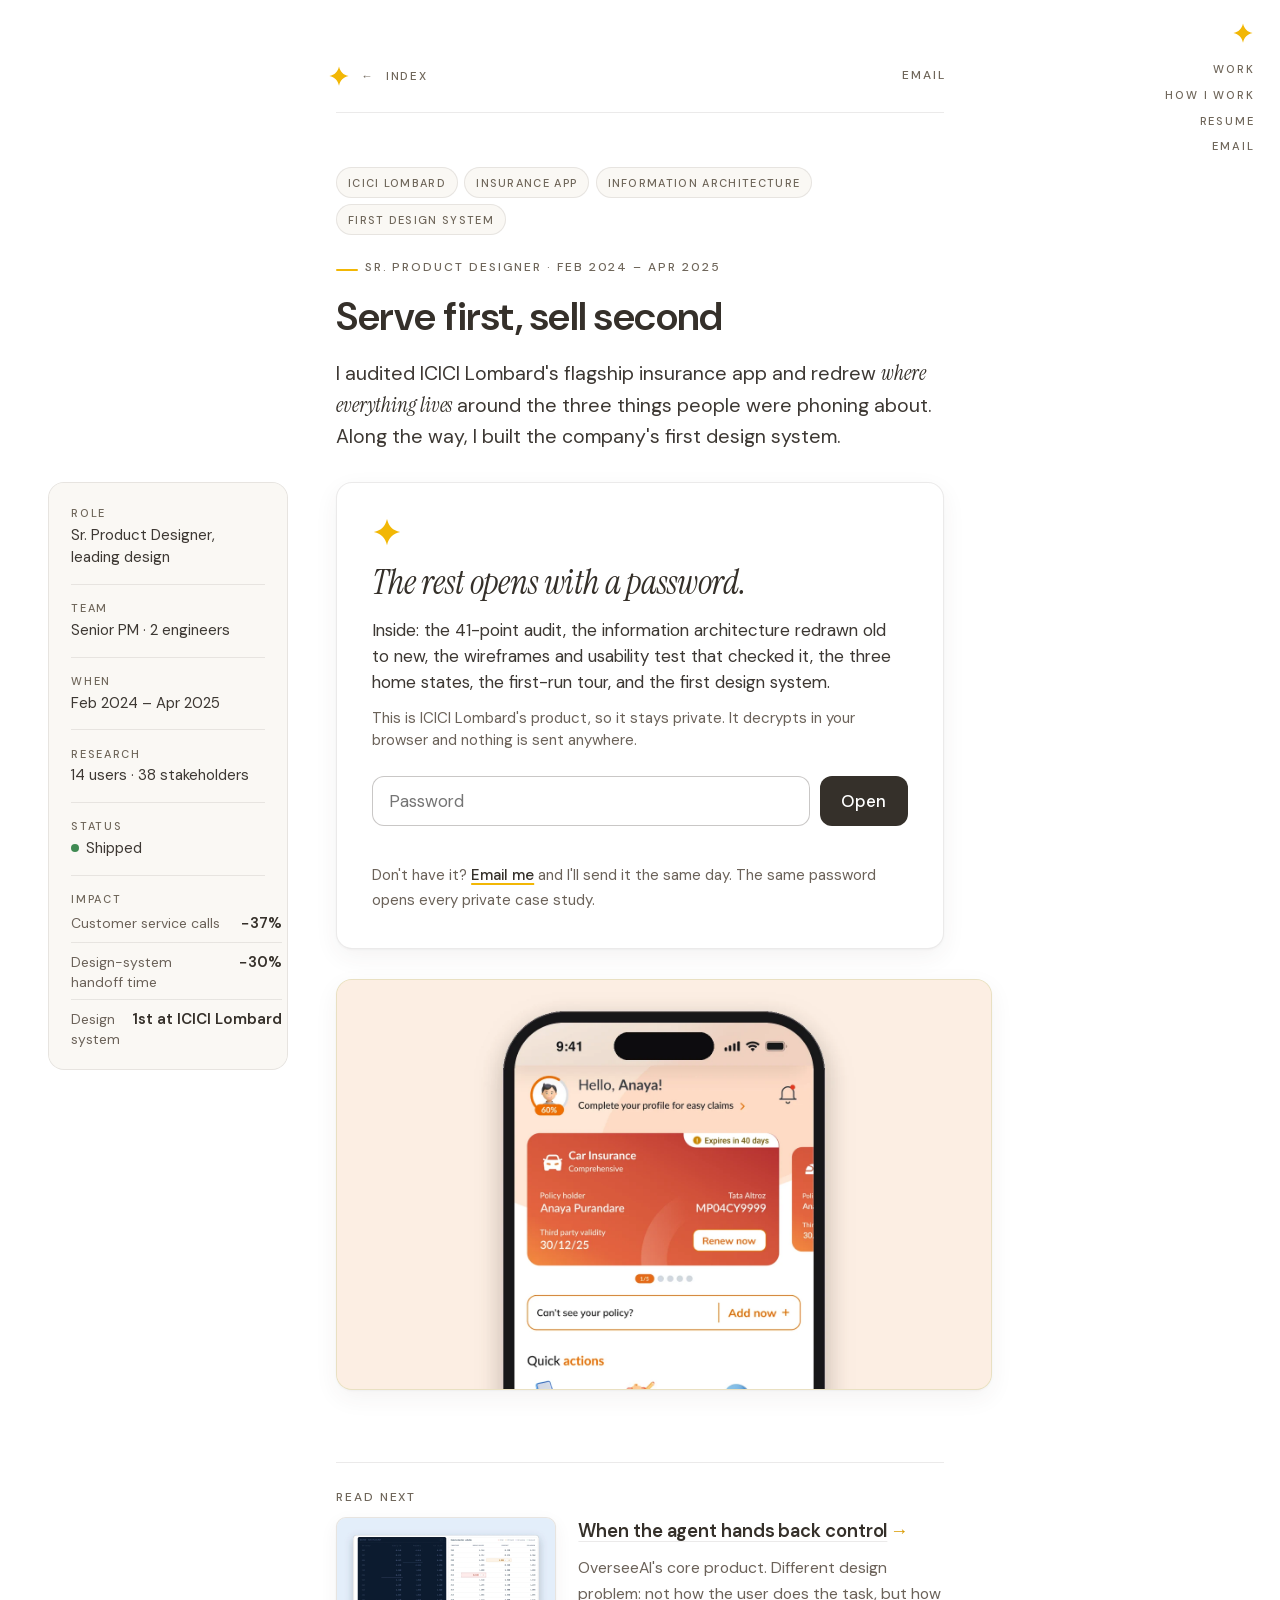
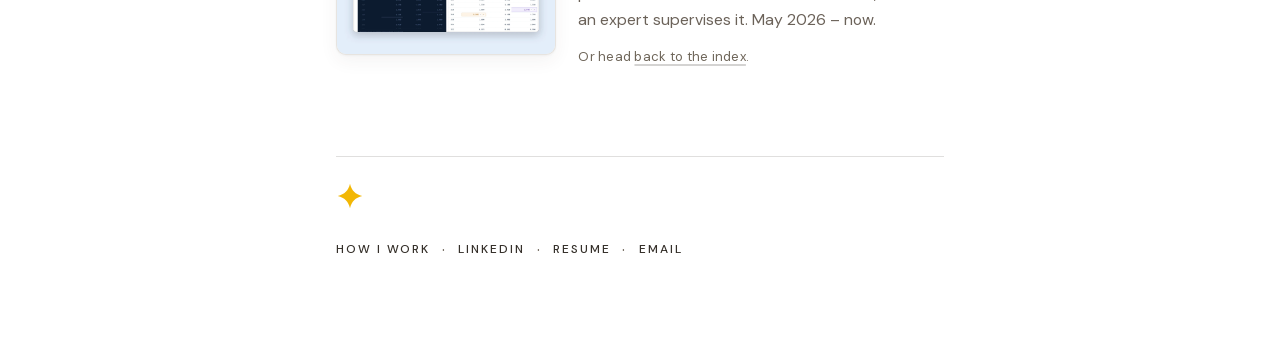
<file: il-takecare/index.html>
<!DOCTYPE html>
<html lang="en" class="locked">
<head>
<meta charset="utf-8">
<meta name="viewport" content="width=device-width, initial-scale=1">
<title>Serve first, sell second — Avantika Pidiha</title>
<meta name="description" content="ICICI Lombard's IL TakeCare app revamp — a case study by Avantika Pidiha. Shared on request.">
<meta name="theme-color" content="#ffffff" media="(prefers-color-scheme: light)">
<meta name="theme-color" content="#17140f" media="(prefers-color-scheme: dark)">
<link rel="canonical" href="https://www.avantikapidiha.com/il-takecare/">
<!-- Gated pages keep noindex for good: private work should never be indexed, snippet or otherwise -->
<meta name="robots" content="noindex, nofollow">
<meta property="og:type" content="article">
<meta property="og:url" content="https://www.avantikapidiha.com/il-takecare/">
<meta property="og:title" content="Serve first, sell second — Avantika Pidiha">
<meta property="og:description" content="ICICI Lombard's IL TakeCare app revamp — a case study by Avantika Pidiha. Shared on request.">
<meta property="og:image" content="https://www.avantikapidiha.com/assets/og.jpg">
<meta property="og:image:width" content="1200">
<meta property="og:image:height" content="630">
<meta property="og:image:type" content="image/jpeg">
<meta property="og:image:alt" content="Avantika Pidiha — Founding Product Designer at OverseeAI">
<meta name="twitter:image" content="https://www.avantikapidiha.com/assets/og.jpg">
<meta name="twitter:image:alt" content="Avantika Pidiha — Founding Product Designer at OverseeAI">
<meta name="twitter:card" content="summary_large_image">
<link rel="icon" type="image/svg+xml" href="../assets/mark.svg">
<link rel="apple-touch-icon" href="../assets/apple-touch-icon.png">
<link rel="manifest" href="../site.webmanifest">
<link rel="preload" href="../fonts/instrumentserif-italic-latin.woff2" as="font" type="font/woff2" crossorigin>
<link rel="preload" href="../fonts/dmsans-var-latin.woff2" as="font" type="font/woff2" crossorigin>
<style>
  @font-face { font-family: 'DM Sans'; font-style: italic; font-weight: 400; font-display: swap; src: url(../fonts/dmsans-italic-var-latin-ext.woff2) format('woff2'); unicode-range: U+0100-02BA, U+02BD-02C5, U+02C7-02CC, U+02CE-02D7, U+02DD-02FF, U+0304, U+0308, U+0329, U+1D00-1DBF, U+1E00-1E9F, U+1EF2-1EFF, U+2020, U+20A0-20AB, U+20AD-20C0, U+2113, U+2C60-2C7F, U+A720-A7FF; }
  @font-face { font-family: 'DM Sans'; font-style: italic; font-weight: 400; font-display: swap; src: url(../fonts/dmsans-italic-var-latin.woff2) format('woff2'); unicode-range: U+0000-00FF, U+0131, U+0152-0153, U+02BB-02BC, U+02C6, U+02DA, U+02DC, U+0304, U+0308, U+0329, U+2000-206F, U+20AC, U+2122, U+2191, U+2193, U+2212, U+2215, U+FEFF, U+FFFD; }
  @font-face { font-family: 'DM Sans'; font-style: normal; font-weight: 400 600; font-display: swap; src: url(../fonts/dmsans-var-latin-ext.woff2) format('woff2'); unicode-range: U+0100-02BA, U+02BD-02C5, U+02C7-02CC, U+02CE-02D7, U+02DD-02FF, U+0304, U+0308, U+0329, U+1D00-1DBF, U+1E00-1E9F, U+1EF2-1EFF, U+2020, U+20A0-20AB, U+20AD-20C0, U+2113, U+2C60-2C7F, U+A720-A7FF; }
  @font-face { font-family: 'DM Sans'; font-style: normal; font-weight: 400 600; font-display: swap; src: url(../fonts/dmsans-var-latin.woff2) format('woff2'); unicode-range: U+0000-00FF, U+0131, U+0152-0153, U+02BB-02BC, U+02C6, U+02DA, U+02DC, U+0304, U+0308, U+0329, U+2000-206F, U+20AC, U+2122, U+2191, U+2193, U+2212, U+2215, U+FEFF, U+FFFD; }
  @font-face { font-family: 'Instrument Serif'; font-style: italic; font-weight: 400; font-display: swap; src: url(../fonts/instrumentserif-italic-latin-ext.woff2) format('woff2'); unicode-range: U+0100-02BA, U+02BD-02C5, U+02C7-02CC, U+02CE-02D7, U+02DD-02FF, U+0304, U+0308, U+0329, U+1D00-1DBF, U+1E00-1E9F, U+1EF2-1EFF, U+2020, U+20A0-20AB, U+20AD-20C0, U+2113, U+2C60-2C7F, U+A720-A7FF; }
  @font-face { font-family: 'Instrument Serif'; font-style: italic; font-weight: 400; font-display: swap; src: url(../fonts/instrumentserif-italic-latin.woff2) format('woff2'); unicode-range: U+0000-00FF, U+0131, U+0152-0153, U+02BB-02BC, U+02C6, U+02DA, U+02DC, U+0304, U+0308, U+0329, U+2000-206F, U+20AC, U+2122, U+2191, U+2193, U+2212, U+2215, U+FEFF, U+FFFD; }
</style>
<style>
  /* ————————————————————————————————
     Case-study page template — one file for every case page.
     Same register as the landing page: white ground, DM Sans
     everywhere, Instrument Serif for the name alone, one yellow
     accent system, mobile-first, a 68rem desktop enhancement
     and an 80rem one that hangs the meta card in the margin.
     Gated pages: <main> arrives encrypted (tools/encrypt-page.mjs)
     and is injected after the password unlocks it. Public pages:
     the same file with the gate stripped at build time.
     ———————————————————————————————— */
  :root {
    --paper:  #ffffff;
    --ink:    #3d3833;   /* 11.6:1 */
    --strong: #35302a;   /* 13.1:1 */
    --soft:   #6b6259;   /* 6.0:1 */
    --faint:  #6f665a;   /* 5.6:1 */
    /* The accent is YELLOW, and yellow is a FILL (2026-09-17). At 1.8:1 on
       white it never carries text and never sits under white text: ink does
       the reading, yellow does the marking. Same tokens as the landing page. */
    --sun:      #f2b705; /* sunflower — marks only: sparkle, rules, underlines, dots */
    --sun-fill: #f7cf3d; /* the fill under an ink label — chips, pointer tag */
    --sun-deep: #d99a00; /* deep end — hovers and small glyphs; still never text */
    --on-sun:   #35302a; /* the label on a yellow fill, in BOTH themes — 8.7:1 */
    --accent:   #35302a; /* link text is ink; the yellow lives in the underline */
    --alert:    #a5371b; /* the one red: a wrong password, a dropped step — 6.3:1 */
    --butter: #fdf4d2;   /* the accent's own wash — the default callout */
    --sage:   #e5f2e0;
    --blush:  #fdeee3;   /* a peach now, not a pink */
    --lavender: #eeeaf8;
    --sand:   #f4efe6;   /* oat (was undefined here; the fourth triad mark used it) */
    --mint:   #e4f4ee;
    --sky:    #e6eef6;
    --hairline: rgb(61 56 51 / 0.16);
    --hairline-soft: rgb(61 56 51 / 0.09);
    /* card surfaces (2026-09-10 UI pass). The reference this was cut against
       puts white cards on a cream ground; the ground here stays white, so the
       relationship is inverted — warm cards on white — which keeps her
       identity and still lets every card read as an object. */
    --surface: #faf8f4;
    --surface-line: rgb(61 56 51 / 0.10);
    --lift: 0 1px 2px rgb(61 56 51 / 0.04), 0 8px 24px rgb(61 56 51 / 0.06);
    --display: "Instrument Serif", "Iowan Old Style", Georgia, serif;
    --measure: 38rem;
    --radius: 16px;
  }
  * { margin: 0; padding: 0; box-sizing: border-box; }
  html { -webkit-text-size-adjust: 100%; text-size-adjust: 100%; scroll-behavior: smooth; }
  body {
    background: var(--paper);
    color: var(--ink);
    font-family: "DM Sans", -apple-system, "Helvetica Neue", Arial, sans-serif;
    font-optical-sizing: auto;
    font-size: 1.0625rem;
    line-height: 1.65;
    font-kerning: normal;
    font-variant-ligatures: common-ligatures;
    hanging-punctuation: first last;
    -webkit-font-smoothing: antialiased;
    text-rendering: optimizeLegibility;
  }
  ::selection { background: #fbe7a1; color: var(--strong); }
  .page { max-width: calc(var(--measure) + 3rem); margin-inline: auto; padding-inline: 1.5rem; }
  p, li, dd, figcaption, blockquote { text-wrap: pretty; }

  a {
    color: var(--accent);
    text-decoration: underline;
    text-decoration-thickness: 2px;
    text-decoration-color: var(--sun);
    text-underline-offset: 0.2em;
    transition: text-decoration-color 150ms ease-out;
  }
  a:hover { text-decoration-color: var(--sun-deep); }
  /* in running prose a link is ink like its sentence, so weight is its second
     cue (the underline alone is 1.8:1); hovering lays a marker band under it */
  #cs p a, #cs li a, #teaser p a { font-weight: 500; border-radius: 2px; transition: text-decoration-color 150ms ease-out, background-color 150ms ease-out; }
  #cs p a:hover, #cs li a:hover, #teaser p a:hover { background-color: var(--butter); }
  /* an inline marker band for one sentence in running prose; the ink stays the
     sentence's own, only the ground changes, and it wraps cleanly across lines */
  #cs p mark { background: var(--butter); color: inherit; padding: 0.08em 0.18em; margin: 0 -0.18em; border-radius: 3px; -webkit-box-decoration-break: clone; box-decoration-break: clone; }
  :focus-visible { outline: 2px solid var(--ink); outline-offset: 3px; border-radius: 2px; text-decoration: none; }

  /* ——— Top bar: the way back — sparkle mark + a small caps hint ——— */
  .top {
    display: flex; justify-content: space-between; align-items: center; gap: 1rem;
    padding-top: clamp(1.25rem, 4vh, 2.4rem);
    padding-bottom: 0.9rem;
    border-bottom: 1px solid var(--surface-line);
  }
  .home {
    display: inline-flex; align-items: center; gap: 0.7rem;
    padding: 0.65rem 0.5rem 0.65rem 0;   /* 44px tap target on phones */
    margin-left: -0.5rem;                 /* keep visual alignment despite padding */
    color: var(--faint); text-decoration: none;
    font-size: 0.72rem; font-weight: 500; letter-spacing: 0.16em; text-transform: uppercase;
    transition: color 150ms ease-out;
  }
  .home:hover { color: var(--accent); }
  .home .mark { width: 22px; height: 22px; color: var(--sun); display: inline-block; transition: transform 250ms cubic-bezier(0.23, 1, 0.32, 1); }
  .home .mark svg { display: block; width: 100%; height: 100%; }
  .home:hover .mark { transform: rotate(-20deg) scale(1.1); }
  .home .arrow { display: inline-block; transition: transform 200ms cubic-bezier(0.23, 1, 0.32, 1); }
  .home:hover .arrow { transform: translateX(-3px); }
  .caps, .site-nav a, .kicker, dt, .tag, .label {
    font-size: 0.75rem; font-weight: 500; letter-spacing: 0.16em; text-transform: uppercase; color: var(--faint);
  }
  .site-nav { display: flex; align-items: center; column-gap: 0.85rem; flex-wrap: wrap; }
  .site-nav a {
    display: inline-flex; align-items: center; min-height: 44px; padding-inline: 0.3rem;
    margin-inline: -0.3rem calc(-0.3rem - 0.16em);
    text-decoration: underline; text-decoration-color: transparent; text-decoration-thickness: 1px; text-underline-offset: 0.25em;
    color: var(--faint);
  }
  .site-nav a:hover { text-decoration-color: var(--accent); color: var(--accent); }
  .site-nav .sep { color: var(--faint); user-select: none; }

  /* ——— Gate: the door. First thing in the column under the dek, white on the
     paper so it reads as the one actionable object on a locked page. It says
     what's inside, why it's locked, and takes the password — nothing else.
     (Stripped from public builds.) ——— */
  #gate {
    margin: 1.9rem 0 0;
    padding: 2.1rem 2.2rem 2.2rem;
    border: 1px solid var(--surface-line); border-radius: var(--radius);
    background: #fff;
    box-shadow: var(--lift);
    text-align: left;
  }
  #gate .mark { width: 30px; height: 30px; color: var(--sun); display: block; margin-bottom: 1.1rem; }
  #gate .mark svg { display: block; width: 100%; height: 100%; }
  #gate h2 {
    font-family: var(--display);
    font-style: italic;
    font-weight: 400;
    font-size: clamp(1.7rem, 1.15rem + 2.1vw, 2.15rem);
    line-height: 1.08;
    color: var(--strong);
    letter-spacing: -0.005em;
    text-wrap: balance;
  }
  #gate .inside { margin-top: 0.95rem; color: var(--ink); font-size: 1.0625rem; line-height: 1.55; }
  #gate .why { margin-top: 0.7rem; color: var(--soft); font-size: 0.9375rem; line-height: 1.5; }
  #gate form { display: flex; gap: 0.6rem; margin-top: 1.5rem; }
  #gate label { position: absolute; width: 1px; height: 1px; overflow: hidden; clip: rect(0 0 0 0); }
  #gate input {
    flex: 1 1 auto; min-width: 0; min-height: 50px; padding: 0.55rem 1rem;
    font: inherit; color: var(--strong); background: #fff;
    border: 1px solid rgb(61 56 51 / 0.28); border-radius: 12px;
    transition: border-color 150ms ease-out;
  }
  #gate input:hover { border-color: rgb(61 56 51 / 0.45); }
  #gate input:focus-visible { outline: 2px solid var(--ink); outline-offset: 2px; border-color: transparent; }
  #gate input[aria-invalid="true"] { border-color: var(--alert); }
  #gate button {
    min-height: 50px; padding-inline: 1.35rem; border: 0; border-radius: 12px;
    font: inherit; font-weight: 500; color: #fff; background: var(--strong);
    transition: background-color 150ms ease-out, transform 200ms cubic-bezier(0.23, 1, 0.32, 1);
  }
  #gate button:hover { background: var(--sun-fill); color: var(--on-sun); }
  #gate button:active { transform: scale(0.97); }
  #gate button[disabled] { opacity: 0.6; }
  #gate .msg { min-height: 1.4em; margin-top: 0.5rem; font-size: 0.9375rem; color: var(--soft); }
  #gate .msg.err { color: var(--alert); }
  #gate .ask { margin-top: 0.5rem; font-size: 0.9375rem; color: var(--soft); }
  .locked #cs { display: none; }
  html:not(.locked) #gate { display: none; }
  noscript p { margin-top: 1rem; }

  /* ——— Case-study content ——— */
  #cs { margin-top: clamp(2.5rem, 8vh, 4.5rem); }
  .hero .kicker { display: block; margin-bottom: 1rem; }
  .hero h1 {
    font-size: clamp(1.75rem, 1.15rem + 2.6vw, 2.5rem);
    font-weight: 600; line-height: 1.15; letter-spacing: -0.012em; color: var(--strong);
    max-width: 22ch;
  }
  .hero .dek { margin-top: 1.1rem; font-size: 1.15em; line-height: 1.55; }
  .hero .dek + p { margin-top: 0.9rem; }
  .tags { display: flex; flex-wrap: wrap; gap: 0.4rem; margin-bottom: 1rem; }
  .tags .tag {
    display: inline-block; padding: 0.34rem 0.68rem 0.3rem; border-radius: 999px;
    background: var(--surface); border: 1px solid var(--surface-line);
    letter-spacing: 0.12em; font-size: 0.6875rem;
  }

  /* the cover: the same artifact card the landing page links from, so the card
     you clicked becomes the page's header image. 16:10, 1504×940, like every
     other figure on the site. */
  .cover { margin-top: 1.9rem; }
  .cover img {
    display: block; width: 100%; height: auto;
    border-radius: var(--radius); border: 1px solid var(--surface-line);
    background: var(--surface); box-shadow: var(--lift);
  }

  /* the meta card: the reference's sticky card, in our voice. Phone = a 2-col dl
     right under the hero; 80rem+ = hangs in the left margin and sticks. */
  .meta {
    margin-top: 2rem; padding: 1.35rem 1.4rem 1.25rem;
    border: 1px solid var(--surface-line); border-radius: var(--radius);
    display: grid; grid-template-columns: 1fr 1fr; gap: 1.15rem 1.4rem; font-size: 0.9375rem; line-height: 1.5;
    background: var(--surface);
  }
  .meta > div { min-width: 0; }
  .meta dt { margin-bottom: 0.32rem; font-size: 0.6875rem; letter-spacing: 0.15em; }
  .meta dd { color: var(--ink); }
  .meta .wide { grid-column: 1 / -1; }
  .meta .status::before { content: ""; display: inline-block; width: 8px; height: 8px; border-radius: 50%; background: #3f8a52; margin-right: 0.45em; vertical-align: 1px; }
  .meta .status.wip::before { background: var(--sun-deep); }
  @media (prefers-reduced-motion: no-preference) {
    /* a work-in-progress dot that breathes — the only looping animation on
       the site, and only on a page that is genuinely still moving */
    .meta .status.wip::before { animation: wip-pulse 2.6s ease-in-out infinite; }
    @keyframes wip-pulse {
      0%, 100% { transform: scale(1); opacity: 1; }
      50%      { transform: scale(1.15); opacity: 0.6; }
    }
  }
  /* the impact table: hairline rows, label left, value right — the one place
     on a case page where numbers are allowed to line up and be scanned. */
  .meta .impact { display: grid; gap: 0; }
  .meta .impact div {
    display: flex; justify-content: space-between; align-items: baseline; gap: 0.75rem;
    padding: 0.5rem 0; border-bottom: 1px solid var(--surface-line);
  }
  .meta .impact div:first-child { padding-top: 0.15rem; }
  .meta .impact div:last-child { border-bottom: 0; padding-bottom: 0; }
  .meta .impact span { color: var(--soft); font-size: 0.875rem; line-height: 1.4; }
  .meta .impact b { font-weight: 600; color: var(--strong); font-variant-numeric: tabular-nums; white-space: nowrap; }
  .meta ul { list-style: none; padding: 0; }
  .meta li + li { margin-top: 0.15rem; }

  /* the reader's grid: meta beside the body at 80rem+, stacked below it */
  .cs-grid { display: block; }
  .cs-body > section:first-child { margin-top: clamp(2.75rem, 8vh, 4rem); }

  #cs section { position: relative; margin-top: clamp(3rem, 8vh, 4.25rem); }
  #cs section > .label { display: block; margin-bottom: 0.55rem; }
  #cs h2 {
    font-size: 1.35rem; font-weight: 600; line-height: 1.25; letter-spacing: -0.008em; color: var(--strong);
    margin-bottom: 0.9rem; max-width: 30ch; text-wrap: pretty;
  }
  /* the section number sits on a small yellow chip: yellow can't be the numeral, so it is the ground under it */
  #cs h2 .num { display: inline-block; padding: 0.12em 0.42em 0.1em; margin-right: 0.6em; border-radius: 6px; background: var(--sun-fill); color: var(--on-sun); font-size: 0.72em; font-weight: 600; letter-spacing: 0.02em; vertical-align: 0.14em; font-variant-numeric: tabular-nums; }
  #cs h3 { font-size: 1.0625rem; font-weight: 600; color: var(--strong); margin: 1.8rem 0 0.35rem; }
  #cs p + p, #cs ul + p, #cs p + ul, #cs ol + p, #cs p + ol { margin-top: 1em; }
  #cs figure + p, #cs figure + h3, #cs dl + p, #cs .compare + p, #cs .card + p, #cs .triad + p, #cs .flow + p, #cs .quotes + p, #cs .ifthen + p, #cs .funnel + p, #cs .counts + p, #cs .callout + p, #cs .baseline + p, #cs .demo + p { margin-top: 1.6rem; }
  #cs p + .baseline, #cs p + .flow, #cs p + .quotes, #cs p + .ifthen, #cs p + dl, #cs p + .compare { margin-top: 1.4rem; }
  #cs p + .callout { margin-top: 1.6rem; }   /* a p.callout would otherwise take #cs p + p's 1em */
  #cs ul, #cs ol { padding-left: 1.15rem; }
  #cs li + li { margin-top: 0.35em; }
  #cs li::marker { color: var(--faint); }
  #cs strong { font-weight: 600; color: var(--strong); }
  #cs .lead { font-size: 1.15em; line-height: 1.55; color: var(--strong); }

  /* the key insight / the reframe: her blush wash, now a proper card with a
     mark on it, so the one paragraph that owns a cost looks like an object on
     the page rather than a highlighted sentence. */
  .callout {
    position: relative;
    background: var(--butter); border-radius: var(--radius);
    padding: 1.4rem 1.4rem 1.3rem; margin: 1.6rem -0.75rem 0;
    font-size: 1.0625em; line-height: 1.58; color: var(--strong);
  }
  .callout::before {
    content: ""; display: block; width: 32px; height: 32px; margin-bottom: 0.85rem;
    border-radius: 50%; background-color: #fff;
    background-image: url("data:image/svg+xml;utf8,<svg xmlns='http://www.w3.org/2000/svg' viewBox='0 0 24 24'><path d='M12 1.5 C13.4 7.4 16.6 10.6 22.5 12 C16.6 13.4 13.4 16.6 12 22.5 C10.6 16.6 7.4 13.4 1.5 12 C7.4 10.6 10.6 7.4 12 1.5 Z' fill='%23f2b705'/></svg>");
    background-size: 15px 15px; background-position: center; background-repeat: no-repeat;
  }
  .callout.sage { background: var(--sage); }
  .callout.lavender { background: var(--lavender); }
  .callout .label { display: block; margin-bottom: 0.4rem; }
  .callout .who { display: block; margin-top: 0.5rem; font-size: 0.8125rem; color: var(--soft); }

  /* cards: hairline boxes for hypotheses, triads, layers, persona */
  .card { border: 1px solid var(--surface-line); border-radius: var(--radius); padding: 1.2rem 1.3rem; margin-top: 1.4rem; background: var(--surface); }
  .card .label { display: block; margin-bottom: 0.45rem; }
  #cs .card h3 { margin: 0 0 0.4rem; }
  .card p { font-size: 1rem; }
  .card.big p { font-size: 1.15em; line-height: 1.5; color: var(--strong); }
  .card + .card { margin-top: 0.9rem; }
  .triad { display: grid; grid-template-columns: 1fr; gap: 0.9rem; margin-top: 1.4rem; }
  .triad .card { margin-top: 0; }
  .triad .card h3 { font-size: 1rem; }
  .triad .card p { font-size: 0.9375rem; line-height: 1.55; }
  /* the mark is a chip, not a dot: a 28px disc the card hangs off, the same
     move the callout makes one size up */
  .triad .mark {
    display: block; width: 28px; height: 28px; border-radius: 50%;
    background: var(--butter); margin-bottom: 0.8rem;
  }
  .triad .card:nth-child(4n+2) .mark { background: var(--sage); }
  .triad .card:nth-child(4n+3) .mark { background: var(--lavender); }
  .triad .card:nth-child(4n+4) .mark { background: var(--blush); }
  @media (min-width: 48rem) {
    .triad.quad { grid-template-columns: 1fr 1fr; }                                  /* two across */
    .triad.quad .card:last-child:nth-child(odd) { grid-column: 1 / -1; }             /* an odd last card takes the row */
  }

  /* numbers: receipts strip (outcomes) and the funnel (boxed, divided) */
  .receipts, .metrics {
    display: grid; grid-template-columns: repeat(auto-fit, minmax(7.5rem, 1fr)); gap: 1.25rem 1.5rem;
    margin-top: 1.5rem; padding-top: 1.4rem; border-top: 1px solid var(--hairline);
  }
  .receipts .n, .metrics .n, .funnel .n, .counts .n {
    display: block; font-size: 2.125rem; font-weight: 600; line-height: 1.05; letter-spacing: -0.02em; color: var(--strong);
    font-variant-numeric: tabular-nums;
  }
  .receipts .l, .metrics .l, .funnel .l, .counts .l { display: block; margin-top: 0.4rem; font-size: 0.875rem; line-height: 1.4; color: var(--soft); }
  .funnel {
    display: grid; grid-template-columns: 1fr 1fr; margin: 1.4rem 0 0; border: 1px solid var(--hairline-soft); border-radius: var(--radius); overflow: hidden;
  }
  .funnel > div { padding: 1rem 1.1rem; border-right: 1px solid var(--hairline-soft); border-bottom: 1px solid var(--hairline-soft); }
  .funnel > div:nth-child(2n) { border-right: 0; }
  .funnel .n { font-size: 1.75rem; }
  .funnel .sub { display: block; font-size: 0.75rem; color: var(--faint); margin-bottom: 0.3rem; letter-spacing: 0.08em; text-transform: uppercase; }
  .counts { display: grid; grid-template-columns: repeat(auto-fit, minmax(7rem, 1fr)); gap: 1rem 1.5rem; margin-top: 1.4rem; }
  .counts .n { font-size: 1.75rem; }
  .counts .sub { display: block; font-size: 0.8125rem; color: var(--faint); margin-bottom: 0.2rem; }

  /* quotes from research: a hairline rule, tagged ABOVE by the question asked;
     the one dissenting voice gets .against and the red rule */
  .quotes { display: grid; grid-template-columns: 1fr; gap: 1.1rem 2rem; margin-top: 1.4rem; }
  .quotes blockquote { margin: 0; padding-left: 1rem; border-left: 2px solid var(--hairline); background: none; border-radius: 0; }
  .quotes blockquote p { font-size: 0.9375rem; line-height: 1.5; color: var(--ink); }
  .quotes blockquote p::before { content: "“"; color: inherit; }
  .quotes blockquote p::after { content: "”"; color: inherit; }
  .quotes .asked { display: block; margin-bottom: 0.3rem; letter-spacing: 0.12em; }
  .quotes .against { border-left-color: var(--alert); }
  .quotes cite { display: block; margin-top: 0.5rem; font-style: normal; font-size: 0.8125rem; color: var(--soft); }

  /* the problem's input numbers: visibly quieter than outcomes */
  .baseline { display: grid; grid-template-columns: repeat(3, 1fr); gap: 0.75rem 1rem; margin-top: 1.4rem; padding-top: 1rem; border-top: 1px solid var(--hairline); }
  .baseline .cap { grid-column: 1 / -1; }
  .baseline .n { display: block; font-size: 1.5rem; font-weight: 600; line-height: 1.1; letter-spacing: -0.01em; color: var(--soft); font-variant-numeric: tabular-nums; }
  .baseline .l { display: block; margin-top: 0.3rem; font-size: 0.8125rem; line-height: 1.4; color: var(--faint); }
  blockquote.pull { margin: 1.2rem 0 0; padding-left: 1rem; border-left: 3px solid var(--sun); color: var(--ink); }
  blockquote.pull cite { display: block; margin-top: 0.4rem; font-style: normal; font-size: 0.8125rem; color: var(--soft); }

  /* flow chips: a journey as a chain; .drop marks where it broke, .new what the redesign added */
  .flow { margin-top: 1.4rem; padding: 1rem 1.1rem 0.85rem; border: 1px solid var(--hairline-soft); border-radius: var(--radius); }
  .flow + .flow { margin-top: 0.75rem; }
  .flow .head { display: flex; flex-wrap: wrap; justify-content: space-between; gap: 0.2rem 1rem; align-items: baseline; margin-bottom: 0.65rem; }
  .flow .head .label { display: inline; }
  .flow .head b { font-weight: 600; color: var(--strong); font-variant-numeric: tabular-nums; font-size: 0.9375rem; }
  .flow .chain { display: flex; flex-wrap: wrap; align-items: center; gap: 0.4rem 0.35rem; }
  .flow .chip {
    display: inline-block; padding: 0.32rem 0.65rem; border-radius: 999px; background: rgb(61 56 51 / 0.06);
    font-size: 0.875rem; line-height: 1.3; color: var(--ink);
  }
  .flow .chip.drop { background: var(--blush); color: var(--alert); }
  .flow .chip.new { background: var(--sage); color: #2f5f37; }
  .flow .arr { color: rgb(61 56 51 / 0.35); font-size: 0.875rem; }
  .bind { display: inline-flex; align-items: center; gap: inherit; }   /* an arrow and the chip it points at (build.mjs). Inline-flex already keeps the pair on one line; the chip's own text may still wrap on a phone */
  .flow .chip small { font-size: 0.8125rem; color: var(--soft); margin-left: 0.3em; }
  .flow .chain + .chain { margin-top: 0.45rem; }

  /* if/then: the rules the system follows (edge cases made explicit) */
  .ifthen { margin-top: 1.4rem; border: 1px solid var(--hairline-soft); border-radius: var(--radius); overflow: hidden; }
  .ifthen .row { display: grid; grid-template-columns: 1fr; gap: 0.25rem 1rem; padding: 0.8rem 1.1rem; border-bottom: 1px solid var(--hairline-soft); font-size: 0.9375rem; }
  .ifthen .row:last-child { border-bottom: 0; }
  .ifthen .if::before, .ifthen .then::before { font-size: 0.6875rem; font-weight: 500; letter-spacing: 0.14em; color: var(--faint); margin-right: 0.5em; }
  .ifthen .if::before { content: "IF"; }
  .ifthen .then::before { content: "THEN"; }
  .ifthen .then { color: var(--strong); }
  .ifthen .then b { font-weight: 600; color: var(--strong); }
  .ifthen .none { color: var(--faint); font-weight: 400; }

  /* two-column definition rows (success metrics, principles) */
  /* compare: a small labelled table for before/after and round-by-round comparisons.
     Column heads say what each column is, so nothing needs a colour key. */
  .compare { width: 100%; margin-top: 1.4rem; border-collapse: collapse; font-size: 0.9375rem; line-height: 1.4; }
  .compare caption { caption-side: top; text-align: left; font-size: 0.6875rem; letter-spacing: 0.15em; text-transform: uppercase; color: var(--soft); padding-bottom: 0.7rem; }
  .compare th, .compare td { text-align: left; vertical-align: top; padding: 0.6rem 0.9rem 0.6rem 0; border-top: 1px solid var(--hairline-soft); }
  .compare th:last-child, .compare td:last-child { padding-right: 0; }
  .compare thead th { border-top: 0; font-size: 0.8125rem; font-weight: 600; color: var(--strong); padding-top: 0; padding-bottom: 0.5rem; }
  .compare tbody th { font-weight: 400; color: var(--soft); }
  .compare tbody td { color: var(--ink); }
  .compare tbody td:last-child { color: var(--strong); font-weight: 500; }
  .compare tbody tr:last-child > * { border-bottom: 1px solid var(--hairline-soft); }
  .compare small { display: block; color: var(--soft); font-size: 0.8125rem; font-weight: 400; margin-top: 0.1rem; }
  .defs { margin-top: 1.2rem; }
  .defs div { display: grid; grid-template-columns: 7.5rem 1fr; gap: 0.25rem 1rem; padding: 0.6rem 0; border-top: 1px solid var(--hairline-soft); font-size: 0.9875rem; }
  .defs div:last-child { border-bottom: 1px solid var(--hairline-soft); }
  .defs dt { align-self: start; padding-top: 0.2rem; }
  .defs dd { color: var(--ink); }
  .defs.wide div { grid-template-columns: 1fr; }   /* long terms (driver → place) stack on phones */

  .qa h3::before { content: "“"; color: var(--sun-deep); margin-right: 0.1em; }
  .qa h3::after { content: "”"; color: var(--sun-deep); margin-left: 0.1em; }

  /* ——— Mini demos: a pattern you can feel in five seconds ———
     The page source carries MARKUP ONLY (the linter forbids script and style in
     a page fragment). Behaviour lives in the script at the bottom of this file
     and is fully delegated, so a demo works whether it shipped in the HTML or
     arrived after the gate unlocked. */
  .demo {
    margin-top: 1.7rem; border: 1px solid var(--surface-line); border-radius: var(--radius);
    background: var(--surface); overflow: hidden;
  }
  .demo .dhead {
    display: flex; align-items: baseline; justify-content: space-between; gap: 0.2rem 1rem; flex-wrap: wrap;
    padding: 0.8rem 1.15rem; border-bottom: 1px solid var(--surface-line); background: #fff;
  }
  .demo .dhead .label { display: inline; }
  .demo .dhead b { font-weight: 600; font-size: 0.9375rem; color: var(--strong); }
  .demo .dbody { padding: 1.15rem; }
  .demo .dline { font-size: 0.9375rem; line-height: 1.55; color: var(--ink); }
  .demo .dact { display: flex; flex-wrap: wrap; gap: 0.5rem; margin-top: 1rem; }
  .demo .dbtn {
    font: inherit; font-size: 0.875rem; font-weight: 500; line-height: 1.1;
    padding: 0.62rem 0.9rem; border-radius: 10px; border: 1px solid var(--surface-line);
    background: #fff; color: var(--strong); cursor: pointer;
    transition: background-color 140ms ease-out, border-color 140ms ease-out, opacity 140ms ease-out;
  }
  .demo .dbtn:hover { border-color: rgb(61 56 51 / 0.3); }
  .demo .dbtn.primary { background: var(--strong); border-color: var(--strong); color: #fff; }
  .demo .dbtn.primary:hover { background: var(--sun-fill); border-color: var(--sun-fill); color: var(--on-sun); }
  .demo .dbtn.ghost { background: none; border-color: transparent; color: var(--soft); }
  .demo .dbtn[disabled] { opacity: 0.42; cursor: default; }
  .demo .dbtn[disabled]:hover { border-color: var(--surface-line); }
  .demo .dbtn.primary[disabled]:hover { background: var(--strong); border-color: var(--strong); color: var(--paper); }
  .demo .dbtn.ghost[disabled]:hover { background: none; border-color: transparent; }
  .demo .dstate { margin-top: 0.9rem; font-size: 0.8125rem; line-height: 1.5; color: var(--faint); }
  .demo .bar { height: 4px; border-radius: 999px; background: rgb(61 56 51 / 0.1); margin-top: 0.9rem; overflow: hidden; }
  .demo .bar i { display: block; height: 100%; width: 0; background: var(--sun); transition: width 1.4s linear; }
  #cs .demo .drows { list-style: none; padding: 0; margin: 0; }   /* #cs: has to beat the prose list indent (#cs ul) */
  #cs .demo .drows li + li { margin-top: 0; }
  .demo .drows li {
    display: flex; align-items: center; gap: 1rem;
    padding: 0.72rem 1.15rem; border-bottom: 1px solid var(--surface-line);
    transition: background-color 160ms ease-out;
  }
  .demo .drows li:last-child { border-bottom: 0; }
  .demo .dinfo { flex: 1 1 auto; min-width: 0; }
  .demo .drows li > .dbtn { flex: none; }
  .demo .dcell { display: block; font-size: 0.875rem; font-weight: 500; color: var(--strong); }
  .demo .dsig { display: block; margin-top: 0.1rem; font-size: 0.8125rem; color: var(--faint); }
  .demo .dvals { display: block; margin-top: 0.1rem; font-size: 0.8125rem; color: var(--soft); font-variant-numeric: tabular-nums; }
  .demo .drows li.done { background: rgb(61 56 51 / 0.025); }
  .demo .drows li.done .dcell { color: var(--soft); font-weight: 400; }
  .demo .dfoot {
    display: flex; align-items: center; justify-content: space-between; gap: 0.75rem; flex-wrap: wrap;
    padding: 0.85rem 1.15rem; border-top: 1px solid var(--surface-line); background: #fff;
  }
  .demo .dcount { font-size: 0.8125rem; color: var(--faint); font-variant-numeric: tabular-nums; }
  .demo .dfoot .dact { margin-top: 0; }

  /* ——— Figures: the landing page's artifact-card slot ——— */
  .thumbs { margin: 1.8rem 0 0; }
  .thumbs img {
    display: block; width: 100%; height: auto;
    border-radius: var(--radius); border: 1px solid var(--surface-line);
    background: var(--butter);             /* the card's wash shows while the bytes decrypt */
    box-shadow: var(--lift);
  }
  .thumbs .pair { display: grid; grid-auto-flow: column; grid-auto-columns: 1fr; gap: 1rem; }
  /* Figures open full-width on a click: dense screens deserve a closer look.
     One fixed layer on the page's own paper, the image contained inside it,
     Escape or a click closes. Built by the script at the foot of the page. */
  #cs .thumbs img { cursor: zoom-in; }
  #cs .thumbs img:focus-visible { outline: 2px solid var(--ink); outline-offset: 4px; }
  .zoom { position: fixed; inset: 0; z-index: 60; display: grid; place-items: center; padding: clamp(0.75rem, 3vmin, 2rem);
    background: rgb(253 252 250 / 0.96); cursor: zoom-out; opacity: 0; transition: opacity 220ms ease-out; }
  .zoom.on { opacity: 1; }
  .zoom img { max-width: 100%; max-height: 100%; width: auto; height: auto; border-radius: var(--radius); box-shadow: 0 2px 6px rgb(61 56 51 / 0.08), 0 30px 70px rgb(61 56 51 / 0.18);
    transform: scale(0.985); transition: transform 260ms cubic-bezier(0.23, 1, 0.32, 1); }
  .zoom.on img { transform: none; }
  @media (max-width: 40rem) {   /* phones: a text figure at 100% is unreadable, so it opens wide and pans */
    .zoom { place-items: start; overflow: auto; -webkit-overflow-scrolling: touch; padding: 1rem; }
    .zoom img { max-width: none; max-height: none; width: 260vw; }
  }
  .zoom .hint { position: absolute; bottom: 1rem; left: 50%; transform: translateX(-50%); font-size: 0.75rem; letter-spacing: 0.12em; text-transform: uppercase; color: var(--faint); }
  @media (max-width: 40rem) { .zoom .hint { position: fixed; background: var(--paper, #fdfcfa); padding: 0.3rem 0.7rem; border-radius: 999px; } }
  @media (prefers-color-scheme: dark) { .zoom { background: rgb(23 20 15 / 0.96); } }
  .thumbs .pair img { height: 100%; object-fit: cover; }
  /* caption as a line of its own furniture: the tag is a pill, the sentence
     sits under it rather than running on from it */
  .thumbs figcaption, .cover figcaption { margin-top: 0.85rem; font-size: 0.8125rem; line-height: 1.55; color: var(--faint); font-variant-numeric: tabular-nums; }
  .thumbs figcaption .tag, .cover figcaption .tag {
    display: block; width: fit-content; margin: 0 0 0.4rem; padding: 0.28rem 0.6rem 0.24rem;
    border-radius: 999px; background: var(--surface); border: 1px solid var(--surface-line);
    letter-spacing: 0.12em; font-size: 0.6875rem;
  }

  footer {
    margin-top: clamp(3.5rem, 10vh, 5.5rem);
    padding-block: 1.6rem clamp(3rem, 8vh, 5rem);
    border-top: 1px solid var(--hairline);
  }
  footer .mark { display: block; width: 28px; height: 28px; color: var(--sun); margin-bottom: 1.1rem; }
  footer .mark svg { display: block; width: 100%; height: 100%; }
  footer .site-nav a { color: var(--accent); }
  .next { margin-top: 1.4rem; font-size: 0.9375rem; color: var(--soft); }

  /* ——— Right-hand rail: Jenny-style persistent nav on desktop ———
     Fixed to the right margin, scrolls with the reader while the case
     study rolls past. Small caps DM Sans, no backdrop, quiet enough
     that it doesn't fight the images that overhang into the same margin.
     Hidden below 68rem (mobile relies on the top bar + footer). */
  .rail { display: none; }
  @media (min-width: 68rem) {
    .rail {
      display: flex; flex-direction: column; align-items: flex-end; gap: 0.9rem;
      position: fixed; right: clamp(0.9rem, 2.4vw, 1.6rem); top: 1.4rem;
      z-index: 30; pointer-events: none;
    }
    .rail > * { pointer-events: auto; }
    .rail .mark { width: 22px; height: 22px; color: var(--sun); display: block; margin-bottom: 0.35rem; transition: transform 250ms cubic-bezier(0.23, 1, 0.32, 1); }
    .rail .mark svg { display: block; width: 100%; height: 100%; }
    .rail a { text-decoration: none; color: var(--faint); font-size: 0.7rem; font-weight: 500; letter-spacing: 0.16em; text-transform: uppercase; line-height: 1; transition: color 150ms ease-out, transform 220ms cubic-bezier(0.23,1,0.32,1); }
    .rail a:hover { color: var(--accent); transform: translateX(-3px); }
    .rail a[aria-current="page"] { color: var(--strong); }
    .rail .mark-link:hover .mark { transform: rotate(-18deg) scale(1.1); }
    .rail .mark-link:focus-visible { outline: 2px solid var(--ink); outline-offset: 4px; border-radius: 4px; }
  }

  /* ——— Public teaser (hero + cover + meta + one-line body). Visible while the
     page is locked; hidden after unlock so the encrypted payload owns the view. */
  html:not(.locked) #teaser { display: none; }
  #teaser { margin-top: clamp(2rem, 6vh, 3.5rem); }
  /* reading order on a locked page: the door, then a glimpse of what's behind
     it, then the facts. On phones that is a plain stack; the DOM keeps the meta
     first for the unlocked layout, so the stack is reordered here. */
  #teaser .cs-grid { display: flex; flex-direction: column; }
  #teaser .teaser-body { order: 1; margin-top: 0; }
  #teaser .meta { order: 2; }
  #teaser .cover img {
    background: var(--butter); /* wash while the reader waits — matches the artifact card ecosystem */
  }
  @media (min-width: 80rem) {
    /* the facts hang in the left margin beside the door, sticking as you scroll;
       the glimpse overhangs to the right only, like every figure beside the rail */
    #teaser .cs-grid { display: grid; grid-template-columns: 15rem minmax(0, var(--measure)); column-gap: 3rem; margin-left: -18rem; }
    #teaser .meta { order: 0; grid-column: 1; grid-template-columns: 1fr; gap: 0; margin-top: 1.9rem; position: sticky; top: 1.5rem; align-self: start; }
    #teaser .meta > div + div { margin-top: 0.95rem; padding-top: 0.95rem; border-top: 1px solid var(--surface-line); }
    #teaser .meta .wide { grid-column: 1; }
    #teaser .teaser-body { order: 0; grid-column: 2; }
    #teaser .cover { margin-inline: 0 -3rem; }
  }

  /* ——— Desktop enhancement ——— */
  @media (min-width: 48rem) {
    .triad { grid-template-columns: repeat(3, 1fr); }
    .quotes { grid-template-columns: 1fr 1fr; }
    .funnel { grid-template-columns: repeat(4, 1fr); }
    .funnel > div { border-bottom: 0; }
    .funnel > div:nth-child(2n) { border-right: 1px solid var(--hairline-soft); }
    .funnel > div:last-child { border-right: 0; }
    .ifthen .row { grid-template-columns: 1fr 1fr; }
    .defs.wide div { grid-template-columns: 12rem 1fr; }
  }
  @media (min-width: 68rem) {
    .top { padding-top: clamp(2rem, 6vh, 3.5rem); }
    #cs { margin-top: clamp(3rem, 10vh, 5.5rem); }
    .callout { margin-inline: -1.25rem; }
    .cover { margin-inline: -3rem; }
    .thumbs { margin-inline: -4.5rem; }
    .thumbs figcaption { margin-inline: 4.5rem; }
    #cs section { margin-top: clamp(3.5rem, 9vh, 5rem); }
    .meta { grid-template-columns: repeat(4, 1fr); }
    .meta .wide { grid-column: span 2; }
  }
  @media (min-width: 80rem) {
    /* the meta card leaves the column and hangs in the left margin, sticking as you read */
    .cs-grid { display: grid; grid-template-columns: 15rem minmax(0, var(--measure)); column-gap: 3rem; margin-left: -18rem; }
    .meta { grid-template-columns: 1fr; gap: 0; margin-top: 0.35rem; position: sticky; top: 1.5rem; align-self: start; max-height: calc(100vh - 3rem); overflow: auto; overscroll-behavior: contain; scrollbar-width: thin; }
    /* on short screens the card is taller than the view: tighten it so the section list fits */
    @media (max-height: 60rem) {
      .meta > div + div { margin-top: 0.7rem; padding-top: 0.7rem; }
      .toc a { padding-block: 0.24rem; font-size: 0.8125rem; }
      .meta dt { margin-bottom: 0.15rem; }
    }
    .meta .wide { grid-column: 1; }
    /* still taller than the view: no scroll inside the card; it rides with the page instead (script below sets .tall) */
    .meta.tall { position: static; max-height: none; overflow: visible; }
    /* .toc.two: a page with short section names can run its list in two columns, so the whole card fits a laptop screen */
    .meta .toc.two { columns: 2; column-gap: 1rem; }
    .meta .toc.two a { break-inside: avoid; border-bottom: 0; padding-block: 0.2rem; font-size: 0.8125rem; }
    .meta .toc.two a:hover, .meta .toc.two a[aria-current="true"] { padding-left: 0; }   /* no indent in a narrow column: the dot sits in the gutter */
    .meta .toc.two a[aria-current="true"]::before { left: -0.8rem; }
    /* stacked in the margin, the groups need rules between them or the card
       reads as one long list */
    .meta > div + div { margin-top: 0.95rem; padding-top: 0.95rem; border-top: 1px solid var(--surface-line); }
    #cs .cs-body > section:first-child { margin-top: 0; }   /* #cs: it has to beat #cs section */
    #cs .cs-grid { margin-top: clamp(3.5rem, 9vh, 5rem); }   /* the gap the first section carried, now above the card and the text alike */
    /* with the rail on the left, figures overhang to the right only */
    .thumbs { margin-inline: 0 -4.5rem; }
    .thumbs figcaption { margin-inline: 0 4.5rem; }
  }

  /* ——— Micro-interactions + custom cursor (desktop fine-pointers only) ——— */
  @media (hover: hover) and (pointer: fine) {
    .thumbs img { transition: transform 260ms cubic-bezier(0.23, 1, 0.32, 1), box-shadow 260ms cubic-bezier(0.23, 1, 0.32, 1); }
    .thumbs img:hover { transform: translateY(-5px) scale(1.012); box-shadow: 0 2px 4px rgb(61 56 51 / 0.05), 0 18px 40px rgb(61 56 51 / 0.10); }
    footer .mark { transition: transform 200ms ease-out; }
    footer .mark:hover { animation: wiggle 500ms ease-in-out; }
    .flow .chip { transition: background-color 150ms ease-out; }
    .flow .chip:hover { background: var(--butter); }
    .flow .chip.new:hover { background: #d7ecd5; }
  }
  @keyframes wiggle { 0%, 100% { transform: rotate(0deg); } 30% { transform: rotate(-5deg); } 65% { transform: rotate(4deg); } }
  /* The named pointer. A Figma live-cursor: the arrow plus a yellow name tag
     that trails it, and on a link the tag says what the link will do. The
     system cursor is hidden only once the script is actually running (html.np),
     so a JS-less or reduced-motion visit keeps a real cursor. */
  html.np, html.np a, html.np button, html.np input { cursor: none; }
  .cursor {
    position: fixed; top: 0; left: 0; z-index: 999;
    pointer-events: none; opacity: 0; will-change: transform;
    transition: opacity 180ms ease-out;
  }
  .cursor svg { display: block; width: 18px; height: 23px; filter: drop-shadow(0 1px 2px rgb(61 56 51 / 0.25)); }
  /* The tag only exists over a link, and it says what the link does. Idle,
     the pointer is just the arrow — her name on her own cursor was one label
     too many. */
  .cursor .lbl {
    position: absolute; left: 15px; top: 17px;
    display: none; padding: 0.2rem 0.5rem 0.16rem; border-radius: 7px;
    background: var(--sun-fill); color: var(--on-sun); white-space: nowrap;
    font-size: 0.6875rem; font-weight: 500; letter-spacing: 0.06em;
    box-shadow: 0 1px 3px rgb(61 56 51 / 0.2);
  }
  .cursor.on .lbl { display: block; }

  @media (prefers-reduced-motion: no-preference) {
    .top, #gate, #cs, footer { animation: settle 0.45s ease-out both; }
    #gate, #cs { animation-delay: 0.08s; }
    footer { animation-delay: 0.16s; }
    @keyframes settle { from { opacity: 0; transform: translateY(8px); } to { opacity: 1; transform: none; } }
    #gate.shake { animation: shake 320ms ease-out; }
    @keyframes shake { 0%,100% { transform: none; } 25% { transform: translateX(-4px); } 60% { transform: translateX(3px); } }
  }
  @media (prefers-reduced-motion: reduce) {
    *, *::before, *::after { animation: none !important; transition: none !important; }
  }

  /* ——— Read next: hand-off row at the bottom of every case page.
     Serial reading path through the portfolio; visible in both the
     locked (teaser + gate) and unlocked (full body) flows. */
  .read-next {
    margin-top: clamp(2.5rem, 8vh, 4.5rem);
    padding: 1.6rem 0 0;
    border-top: 1px solid var(--surface-line);
  }
  .read-next .label { display: block; margin-bottom: 0.55rem; }
  .read-next .headline {
    font-size: 1.15rem; font-weight: 600; line-height: 1.35;
    color: var(--strong); margin: 0; letter-spacing: -0.005em;
  }
  .read-next .headline a {
    color: inherit;
    text-decoration-color: var(--surface-line);
    text-decoration-thickness: 1px; text-underline-offset: 0.22em;
    transition: color 150ms ease-out, text-decoration-color 150ms ease-out;
  }
  .read-next .headline a:hover { color: var(--accent); text-decoration-color: var(--accent); }
  .read-next .headline .go {
    display: inline-block; margin-left: 0.15em;
    color: var(--sun-deep); transition: transform 220ms cubic-bezier(0.23,1,0.32,1);
  }
  .read-next .headline a:hover .go { transform: translateX(4px); }
  .read-next .why { margin-top: 0.5rem; font-size: 0.9875rem; color: var(--soft); }
  .read-next .alt { margin-top: 0.85rem; font-size: 0.8125rem; color: var(--faint); letter-spacing: 0.02em; }
  .read-next .alt a { color: var(--faint); text-decoration-color: rgb(61 56 51 / 0.22); }
  .read-next .alt a:hover { color: var(--accent); text-decoration-color: var(--accent); }

  /* ——— Polish pass 2026-09-10 — micro-interactions + design-science
     Small moves that make the page feel considered without adding chrome.
     Every animation is gated by prefers-reduced-motion below. */

  /* Tag pills: subtle hover lift + a warm yellow hairline */
  .tags .tag {
    transition: transform 180ms cubic-bezier(0.23,1,0.32,1),
                border-color 180ms ease-out,
                background-color 180ms ease-out,
                color 180ms ease-out;
  }
  @media (hover: hover) and (pointer: fine) {
    .tags .tag:hover {
      transform: translateY(-1px);
      border-color: rgb(217 154 0 / 0.55);
      background: #fffaea;
      color: var(--strong);
    }
  }

  /* Impact rows: hover state — a faint warm wash + a yellow marker slides in */
  .meta .impact div {
    position: relative;
    padding-inline: 0.5rem;
    margin-inline: -0.5rem;
    border-radius: 6px;
    transition: background-color 180ms ease-out;
    border-bottom: 0;   /* the hairline is drawn inside the padding, so it never overhangs the card or curls at the corners */
    background: linear-gradient(var(--surface-line), var(--surface-line)) no-repeat 0.5rem 100% / calc(100% - 1rem) 1px;
  }
  .meta .impact div:last-child { background-image: none; }
  @media (hover: hover) and (pointer: fine) {
    .meta .impact div:hover { background-color: #fffaea; }
    .meta .impact div::before {
      content: "";
      position: absolute; left: -0.15rem; top: 0.55rem; bottom: 0.55rem;
      width: 2px; border-radius: 2px; background: var(--sun);
      opacity: 0; transform: scaleY(0.3); transform-origin: center;
      transition: opacity 200ms ease-out, transform 220ms cubic-bezier(0.23,1,0.32,1);
    }
    .meta .impact div:hover::before { opacity: 1; transform: scaleY(1); }
  }

  /* Rail aria-current: a yellow dot before the current section */
  @media (min-width: 68rem) {
    .rail a[aria-current="page"] {
      position: relative; padding-right: 0.85rem;
    }
    .rail a[aria-current="page"]::after {
      content: "";
      position: absolute; right: 0; top: 50%;
      width: 6px; height: 6px; margin-top: -3px;
      border-radius: 50%; background: var(--sun);
    }
  }

  /* Read-next: the whole line reads as one target on hover */
  .read-next .headline {
    padding: 0.15rem 0;
    transition: transform 260ms cubic-bezier(0.23,1,0.32,1);
  }
  @media (hover: hover) and (pointer: fine) {
    .read-next:hover .headline .go { color: var(--sun-deep); }
  }

  /* Cover: warm shadow-lift on hover — matches the artifact-card language */
  @media (hover: hover) and (pointer: fine) {
    .cover img {
      transition: transform 320ms cubic-bezier(0.23,1,0.32,1),
                  box-shadow 320ms cubic-bezier(0.23,1,0.32,1);
    }
    .cover:hover img {
      transform: translateY(-3px);
      box-shadow: 0 2px 6px rgb(61 56 51 / 0.06), 0 22px 48px rgb(61 56 51 / 0.10);
    }
  }


  /* Kicker: a small yellow bookend so the label reads as a chapter opener */
  .hero .kicker { display: inline-flex; align-items: baseline; gap: 0.6em; }
  .hero .kicker::before {
    content: "";
    display: inline-block; width: 1.8em; height: 2px; border-radius: 2px;
    background: var(--sun);
    vertical-align: middle;
  }

  /* h1 numeric wrap: the case titles never break awkwardly on a lone digit */
  .hero h1 { text-wrap: balance; }

  /* Anchor landings breathe: any deep link to a section h2 lands 3rem
     below the browser top instead of jammed against it. */
  h2, .hero h1, #cs h2, #teaser .hero h1 { scroll-margin-top: 2.5rem; }


  /* ——— Dark mode: a warm dark, not stark black. All values flip through
     the same tokens the rest of the site reads; components don't change.
     Cover images with baked cream/wash backgrounds stay warm — an
     intentional 'photos on a dark shelf' contrast rather than trying to
     recomp every artifact. ——— */
  @media (prefers-color-scheme: dark) {
    :root {
      --paper:    #17140f;   /* deep warm ground — matches ink family at low value */
      --ink:      #e8e0d0;   /* body — 13.6:1 on ground */
      --strong:   #f5efe0;   /* titles — 16.7:1 */
      --soft:     #b1a897;   /* secondary — 7.6:1 */
      --faint:    #918876;   /* dates & labels — 5.1:1 */
      --sun:      #f7cf3d;   /* on dark, yellow finally has contrast — 11:1 */
      --sun-fill: #f7cf3d;
      --sun-deep: #ffdd66;   /* "deep" means brighter here */
      --accent:   #f5efe0;   /* link text stays the text colour; the underline is the yellow */
      --alert:    #ff9b80;   /* the one red, lifted for the dark ground */
      --butter:   #25200e;   /* deep butter wash */
      --sage:     #1c2b1c;   /* deep sage wash */
      --blush:    #2b1c12;   /* deep peach wash */
      --sand:     #27231b;
      --hairline: rgb(232 224 208 / 0.14);
    }
    ::selection { background: rgb(247 207 61 / 0.3); color: var(--strong); }
    /* small hardcoded-color fixups so the page stays coherent */
  }

  /* Dark-mode case-page tokens (extras on top of the shared block above) */
  @media (prefers-color-scheme: dark) {
    :root {
      --lavender:     #221d2b;
      --mint:         #172319;
      --sky:          #172029;
      --hairline-soft: rgb(232 224 208 / 0.09);
      --surface:      #201c15;
      --surface-line: rgb(232 224 208 / 0.10);
      --lift:         0 1px 2px rgb(0 0 0 / 0.35), 0 10px 26px rgb(0 0 0 / 0.30);
    }
    /* Gate + demo primary button: cream face, dark text (readable) */
    #gate { background: var(--surface); }
    #gate button { color: var(--paper); }
    #gate input { background: rgb(255 255 255 / 0.04); color: var(--strong); border-color: rgb(232 224 208 / 0.22); }
    #gate input:hover { border-color: rgb(232 224 208 / 0.42); }
    .demo .dbtn { background: rgb(255 255 255 / 0.04); color: var(--strong); border-color: var(--surface-line); }
    .demo .dbtn.primary { color: var(--paper); }
    .demo .dhead, .demo .dfoot { background: rgb(255 255 255 / 0.03); }
    /* the callout mark disc keeps its cream face — reads as a coin against
       the deep-blush card */
    .callout::before { background-color: #f5efe0; }
    /* the figures are composed on light washes: take the glare off at night */
    .thumbs img, .cover img, .read-next .thumb img { filter: brightness(0.86); }
    /* the .flow.chip.new is hardcoded sage green — on dark, brighten it a hair */
    .flow .chip.new { background: rgb(154 210 148 / 0.14); color: #a8d097; }
    .flow .chip.new:hover { background: rgb(154 210 148 / 0.22); }
    /* tag pill hover: warm yellow wash instead of the light one */
    .tags .tag:hover { background: rgb(247 207 61 / 0.1); }
    /* impact-row hover flip */
    .meta .impact div:hover { background-color: rgb(247 207 61 / 0.08); }
  }


  /* ——— Back to top: only on phones (desktop has the persistent rail).
     A small warm pill; appears past 50% scroll; scrolls smoothly on tap. */
  .to-top {
    position: fixed; right: 1rem; bottom: 1rem;
    display: none;
    width: 44px; height: 44px; border-radius: 50%;
    background: var(--surface); border: 1px solid var(--surface-line);
    color: var(--strong); text-decoration: none;
    align-items: center; justify-content: center;
    box-shadow: var(--lift);
    opacity: 0; transform: translateY(6px);
    transition: opacity 220ms ease-out, transform 220ms cubic-bezier(0.23,1,0.32,1), border-color 150ms ease-out, color 150ms ease-out;
    z-index: 40;
    font-family: "DM Sans", sans-serif; font-size: 1.15rem; line-height: 1;
  }
  .to-top.show { display: flex; opacity: 1; transform: none; }
  @starting-style { .to-top.show { opacity: 0; transform: translateY(6px); } }   /* display: none to flex skips the transition; this gives the fade its first frame */
  .to-top:hover { border-color: var(--sun-deep); color: var(--strong); }
  .to-top:focus-visible { outline: 2px solid var(--ink); outline-offset: 3px; }
  @media (min-width: 68rem) { .to-top { display: none !important; } }
  @media (prefers-reduced-motion: reduce) {
    .to-top { transition: none; }
  }

  /* TOC inside the meta card: small ordered list of section anchors.
     Sits with the meta on desktop's sticky column so the reader can
     always see where they are in the essay. */
  .toc { display: block; margin-top: 0.5rem; }
  .toc a {
    display: block;
    padding: 0.42rem 0;
    color: var(--soft);
    text-decoration: none;
    font-size: 0.875rem; line-height: 1.35;
    border-bottom: 1px solid var(--surface-line);
    transition: color 150ms ease-out, padding-left 220ms cubic-bezier(0.23,1,0.32,1);
    font-variant-numeric: tabular-nums;
  }
  .toc a:last-child { border-bottom: 0; }
  .toc a:hover { color: var(--accent); padding-left: 0.35rem; }
  .toc a[aria-current="true"] { color: var(--strong); padding-left: 0.85rem; position: relative; }
  .toc a[aria-current="true"]::before { content: ""; position: absolute; left: 0; top: 50%; width: 6px; height: 6px; margin-top: -3px; border-radius: 50%; background: var(--sun); }

  /* Skip-to-content: hidden until keyboard focus, then a warm pill in
     the top-left. First tab on any page should land here. */
  .skip {
    position: absolute;
    left: -9999px; top: 0.75rem; z-index: 1000;
    padding: 0.55rem 0.9rem;
    background: var(--strong); color: var(--paper);
    font-size: 0.8125rem; font-weight: 500; letter-spacing: 0.06em;
    border-radius: 8px; text-decoration: none;
    box-shadow: 0 4px 12px rgb(61 56 51 / 0.18);
  }
  .skip:focus, .skip:focus-visible {
    left: 0.75rem; outline: 2px solid var(--sun); outline-offset: 2px;
  }

  /* Read-next thumbnail: a small card of the next case's cover sits
     to the left of the headline on desktop, above it on phones. */
  .read-next .layout { display: grid; grid-template-columns: 1fr; gap: 1rem; align-items: start; }
  .read-next .thumb { margin: 0; }
  .read-next .thumb img {
    display: block; width: 100%; height: auto;
    border-radius: 10px; border: 1px solid var(--surface-line);
    background: var(--surface);
    box-shadow: 0 1px 2px rgb(61 56 51 / 0.04), 0 6px 18px rgb(61 56 51 / 0.06);
    transition: transform 260ms cubic-bezier(0.23,1,0.32,1), box-shadow 260ms;
    max-width: 220px;
  }
  @media (hover: hover) and (pointer: fine) {
    .read-next a:hover .thumb img {
      transform: translateY(-3px);
      box-shadow: 0 2px 4px rgb(61 56 51 / 0.05), 0 14px 30px rgb(61 56 51 / 0.10);
    }
  }
  @media (min-width: 48rem) {
    .read-next .layout { grid-template-columns: 220px 1fr; gap: 1.4rem; }
  }

  /* Thesis marker: any coined phrase gets the italic serif — the second
     job Instrument Serif does on the site beyond her name. Bumps a hair
     in weight and size so it reads as the coinage it is. */
  .thesis {
    font-family: var(--display);
    font-style: italic;
    font-weight: 400;
    font-size: 1.06em;
    color: var(--strong);
    letter-spacing: -0.005em;
  }

  @media print {
    :root { --paper: #ffffff; }
    body { background: #ffffff; font-size: 10.5pt; line-height: 1.5; }
    /* chrome and hover-only affordances vanish on paper */
    .top, .site-nav, .rail, .to-top, .cursor, #gate, .toc { display: none; }
    .thumbs img, .cover img, .card, .flow, .compare, .quotes blockquote, .baseline, .ifthen, .defs, .read-next, .meta, .hero { break-inside: avoid; }
    .meta { position: static; page-break-inside: avoid; margin-inline: 0; }
    .hero h1 { font-size: 22pt; page-break-after: avoid; }
    .hero .kicker { font-size: 8pt; margin-bottom: 0.6rem; }
    .hero .kicker::before { display: none; }  /* the yellow rule doesn't print */
    .tags { display: none; }                  /* pills read awkwardly on paper */
    .cover img { max-height: 260pt; object-fit: cover; }
    #cs h2 { font-size: 14pt; page-break-after: avoid; }
    .read-next { border-top: 1px solid #ddd; margin-top: 1.5rem; padding-top: 1rem; }
    .read-next .headline { font-size: 12pt; }
    footer { padding-bottom: 0; }
    footer .mark { display: none; }
    a { color: var(--ink); text-decoration-color: rgb(61 56 51 / 0.35); }
    /* external + PDF links expand their href inline so the paper carries the reference */
    main a[href^="http"]::after, footer a[href^="http"]::after,
    #cs a[href^="http"]::after, #teaser a[href^="http"]::after,
    footer a[href$=".pdf"]::after {
      content: " (" attr(href) ")";
      font-size: 0.82em; color: var(--soft); letter-spacing: 0; text-transform: none;
    }
    @page { margin: 1.8cm; }
  }
</style>
<script type="application/ld+json">
{
  "@context": "https://schema.org",
  "@type": "CreativeWork",
  "name": "Serve first, sell second",
  "description": "Case study on the ICICI Lombard IL TakeCare app revamp. An audit and a new information architecture, redesigned around research with 14 users and 38 stakeholders. Customer service calls fell 37%; built the company's first design system, cutting handoff time by 30%.",
  "url": "https://www.avantikapidiha.com/il-takecare/",
  "author": {
    "@type": "Person",
    "name": "Avantika Pidiha",
    "url": "https://www.avantikapidiha.com/",
    "jobTitle": "Founding Product Designer",
    "worksFor": {
      "@type": "Organization",
      "name": "OverseeAI"
    }
  },
  "datePublished": "2025-04",
  "keywords": [
    "ICICI Lombard",
    "IL TakeCare",
    "insurance app",
    "information architecture",
    "design system",
    "product designer"
  ],
  "image": "https://www.avantikapidiha.com/assets/og.jpg"
}
</script>
</head>
<body>
  <a class="skip" href="#teaser">Skip to content</a>
<div class="page">

  <div class="top" id="top">
    <a class="home" href="../" aria-label="Index, back to Avantika's work">
      <span class="mark" aria-hidden="true"><svg viewBox="0 0 24 24" xmlns="http://www.w3.org/2000/svg" focusable="false"><path d="M12 1.5 C13.4 7.4 16.6 10.6 22.5 12 C16.6 13.4 13.4 16.6 12 22.5 C10.6 16.6 7.4 13.4 1.5 12 C7.4 10.6 10.6 7.4 12 1.5 Z" fill="currentColor"/></svg></span>
      <span class="arrow" aria-hidden="true">←</span><span>Index</span>
    </a>
    <nav class="site-nav" aria-label="Contact">
      <a href="mailto:avantikapidiha28@gmail.com">Email</a>
    </nav>
  </div>

  <nav class="rail" aria-label="Site">
    <a class="mark-link" href="../" aria-label="Home">
      <span class="mark" aria-hidden="true"><svg viewBox="0 0 24 24" xmlns="http://www.w3.org/2000/svg" focusable="false"><path d="M12 1.5 C13.4 7.4 16.6 10.6 22.5 12 C16.6 13.4 13.4 16.6 12 22.5 C10.6 16.6 7.4 13.4 1.5 12 C7.4 10.6 10.6 7.4 12 1.5 Z" fill="currentColor"/></svg></span>
    </a>
    <a href="../#work">Work</a>
    <a href="../process/">How I work</a>
    <a href="../resume.pdf" target="_blank" rel="noopener noreferrer">Resume</a>
    <a href="mailto:avantikapidiha28@gmail.com">Email</a>
  </nav>

  <div id="teaser" tabindex="-1" role="main">
    <div class="hero">
      <div class="tags"><span class="tag">ICICI Lombard</span><span class="tag">Insurance app</span><span class="tag">Information architecture</span><span class="tag">First design system</span></div>
      <span class="kicker">Sr. Product Designer · Feb&nbsp;2024&nbsp;–&#8288;&nbsp;Apr&nbsp;2025</span>
      <h1>Serve first, sell second</h1>
      <p class="dek">I audited ICICI Lombard's flagship insurance app and redrew <em class="thesis">where everything lives</em> around the three things people were phoning about. Along the way, I built the company's first design system.</p>
    </div>
    <div class="cs-grid">
      <aside class="meta" aria-label="At a glance">
        <div><dt>Role</dt><dd>Sr. Product Designer, leading design</dd></div>
        <div><dt>Team</dt><dd>Senior PM · 2 engineers</dd></div>
        <div><dt>When</dt><dd><time datetime="2024-02">Feb 2024</time> – <time datetime="2025-04">Apr 2025</time></dd></div>
        <div><dt>Research</dt><dd>14 users · 38 stakeholders</dd></div>
        <div><dt>Status</dt><dd class="status">Shipped</dd></div>
        <div class="wide"><dt>Impact</dt>
          <div class="impact">
            <div><span>Customer service calls</span><b>−37%</b></div>
            <div><span>Design-system handoff time</span><b>−30%</b></div>
            <div><span>Design system</span><b>1st at ICICI Lombard</b></div>
          </div>
        </div>
      </aside>
      <div class="teaser-body">
        <section id="gate" aria-labelledby="gate-h">
          <span class="mark" aria-hidden="true"><svg viewBox="0 0 24 24" xmlns="http://www.w3.org/2000/svg" focusable="false"><path d="M12 1.5 C13.4 7.4 16.6 10.6 22.5 12 C16.6 13.4 13.4 16.6 12 22.5 C10.6 16.6 7.4 13.4 1.5 12 C7.4 10.6 10.6 7.4 12 1.5 Z" fill="currentColor"/></svg></span>
          <h2 id="gate-h">The rest opens with a password.</h2>
          <p class="inside">Inside: the 41-point audit, the information architecture redrawn old to new, the wireframes and usability test that checked it, the three home states, the first-run tour, and the first design system.</p>
          <p class="why">This is ICICI Lombard's product, so it stays private. It decrypts in your browser and nothing is sent anywhere.</p>
          <form id="unlock" autocomplete="off" novalidate>
            <label for="pw">Password</label>
            <input id="pw" type="password" placeholder="Password" autocapitalize="none" spellcheck="false" required>
            <button type="submit">Open</button>
          </form>
          <p class="msg" id="msg" aria-live="polite"></p>
          <p class="ask">Don't have it? <a href="mailto:avantikapidiha28@gmail.com?subject=Serve%20first%2C%20sell%20second%20case%20study">Email me</a> and I'll send it the same day. The same password opens every private case study.</p>
          <noscript><p>This page decrypts in your browser, so it needs JavaScript switched on. If you have it off on purpose, email me and I'll send the case study directly.</p></noscript>
        </section>
        <figure class="cover">
          <img src="../assets/thumb-icici.webp?v=10" alt="IL TakeCare — the redesigned home for existing, new, and win-back customers" width="1504" height="940" loading="eager" fetchpriority="high">
        </figure>
      </div>
    </div>
  </div>
  <main id="cs"></main>

  <section class="read-next" aria-label="Read next">
    <span class="label">Read next</span>
    <div class="layout">
      <a href="../overseeai/" class="thumb" tabindex="-1" aria-hidden="true"><img src="../assets/thumb-overseeai.webp?v=11" alt="Ratebook Workbench cover" width="1504" height="940" loading="lazy"></a>
      <div>
        <p class="headline"><a href="../overseeai/">When the agent hands back control<span class="go" aria-hidden="true">→</span></a></p>
        <p class="why">OverseeAI's core product. Different design problem: not how the user does the task, but how an expert supervises it. May 2026 – now.</p>
        <p class="alt">Or head <a href="../">back to the index</a>.</p>
      </div>
    </div>
  </section>


  <a class="to-top" href="#top" aria-label="Back to top">↑</a>

  <footer>
    <span class="mark" aria-hidden="true"><svg viewBox="0 0 24 24" xmlns="http://www.w3.org/2000/svg" focusable="false"><path d="M12 1.5 C13.4 7.4 16.6 10.6 22.5 12 C16.6 13.4 13.4 16.6 12 22.5 C10.6 16.6 7.4 13.4 1.5 12 C7.4 10.6 10.6 7.4 12 1.5 Z" fill="currentColor"/></svg></span>
    <nav class="site-nav" aria-label="Footer">
      <a href="../process/">How I work</a>
      <span class="sep" aria-hidden="true">·</span>
      <a href="https://linkedin.com/in/avantikapidiha" target="_blank" rel="noopener noreferrer">LinkedIn</a>
      <span class="sep" aria-hidden="true">·</span>
      <a href="../resume.pdf" target="_blank" rel="noopener noreferrer">Resume</a>
      <span class="sep" aria-hidden="true">·</span>
      <a href="mailto:avantikapidiha28@gmail.com">Email</a>
    </nav>
  </footer>

</div>

<script type="application/json" id="payload">{"v":1,"kdf":"PBKDF2-SHA256","it":310000,"salt":"lXGAyIcvae/ajEXGao8Z6Q==","html":"2op2aUooEhOOwuXcmkiZ9LYwhDgCfMhaRIutkU60I/[base64]/2gkG3Y0o/[base64]/AiyCo2CkYI1Ez8b8SMZHwcanJB/DhFOrBhthVqU2Mb2sskuF6nKvLeYGrjAltWoYJP89BVaei2EF/YchDpBEioCIsj5nnoQndSQ0pJxJ6d7F0V9vQZnekWq4Or8IQonwbydcCRelYBQhEgg0RcBsZrkq7vmjOioh8Zk6358DF8zoSmoq/5kZI/kWJIqxL88hWrYmpyynt34Vv2FL+IJ27eRID9yeEZ0H1SWH7R0UhjyH4hj7oPylwldO3WlYsI0C4yPDpyupbcWBGOPTChdfYRHO/sQAMaFMY2AF0I1LIJ/mwnjfcZHYkenV4xV+D8alcXOjpTYJaaaQFp36ALLWIjUV6UsbdktAmxgTZa3nAMpjRU4SUMGumJw0DK3+H2LxGjFFSrQC7eRX6wyDqd0xsQWxGUoKyudnFJKbXJNz2atNg36j/NwfQASsZYe9EoC8GK66/zLZ2nu7AJ0mSC4sAe3r9NI0CLr8bMotOI+lFV5+dR9koF4IvMKA5fT7iUWF8BmMzsXUV11pJsXYg3dgIxmr6ApytF96Ne2axrqC2mDKs2a0BNI/1ZDOJMpvt/d8iFspgUNdDtivSUE30qtsenqrEBvEpQYQu5T0yl78e/N0R77WV1jOzKVg7UFiz3ArOm0Hb0DzX6Et6iBifedB+cmQc4LKKhxTijmUnWLpj0o9NPmBIxUV/516t1Fel5FDkRwpWIUV5Q1Epn8BzCDcQ1Sk8WG9JyEG5C0htoQ23YLRWpId6OkBq07f7xrs4xi/aKlTrVn3SW9GjFpc2CEHHqjNg/+Hf++jp5Vo4vSVBCB25r7+SN6BY+GLuScNQm6kDRLFICCKM3wAmrRMhMrXPL9/m2P5cKPohU06JfqylOYoC4IVqEgkloaBgGBBci8sHD7Ma4fDAy4VC/KzYpAXOLDxGuDSE4QtDlfcQJAZHJY3jLVEqqmMOEFGb+nZgT15dyh0tdfT5v+zXjT1W34kRBhUkAMKqHlK/iotg3uFWdRaEmMih0wDoIBW8DtIxNWZ3odY1klMQ6hfWIIUPlQls32zNa1n3U/a4ewfO8Sg8sjpXMKjGHX4E/eLRo6V62yYx9hlRYw1v3JKCFvR6g26FBYjzACOj2rhlhscrAJUXCJUjiEwt99adsArkSQseNNmdtfe8WtWPYIuZF0dwNNqbzFpRHPuH9aGZe929SqcgQoKgz80HjNhFiOXg8c0hPp3Vuq3W1Q9+MaxxvsiRwZKudSZkDDpkuD8KKpg4piI0siYUJj/[base64]/xOzzuI+dPaUq16J2yAoBkN6RnIygOxfCZLF34Lq84Ip+EgOCM9UQNAndVMoZO4vT9fnYgUz7ppdDjfrRzCpjo3oKJi53VD+crZskoZ92x9mGYNF0BRqkW/uE0AVAYyc4pt/M/6PeUf5m5PflEHHoDliiBoR5/XfBdpYalcqX0L8pGOARGwN6R4ZKEHAi/lo4/PpWVYzCUxqHKQbgVBqpeWiIHCClhKzGK4GZZ8agSogTlWZ3hO1TPA0h49nPy/GQoel/DBMnAs4Wnp8lrcCJvTvFL+onNoTfrtE7N0GdM9D4mPK+oI+fwxMVHjBpgAa2ni2LwFJLjg+TxIJ5950LjXmhYDgSbRwLwg3C1JzJYa4yL83yx1NIlN+efqA5a1xZtSxFKfs5JBbeee2vEhfnXrGJxkacxHc726fsUkjcBAlVP/JeoHk/b1I1J6J0jLL01EQvPpplV5jYUj3mQVRkW6FLEBn7fJdhK5EN+z1qI0p9Hw/+4+R4dL4o+IJG/heE4IOFMvIoGmk2U8qxQuSEMnmA8520651bvoq37fI5/PFuu3zZyjW/Ln8tAge+/7u2di51dde/Z0nd18jLOtiGCYxOwWgJdXsYLLc1UnfpLErUGPe7FgzVSBmomWsv2lJJB5sTlsq0HvO1vm0kfYbY37sfWoSF6AhYzXvHiySwxNVoKSc5kemScHeLIFuz8Q/RM3OUsNNQUg38+vSTPpVP51wzE6NEy8Nm5DkiOpZAC8Q5i23brSyuHvB2QKuQYAD7G9nWSiUWk47d+MK2qG91RpPX5IHlRlH6Cewjobw2G6NYrWB8puf4MTCSVLO5LUNzftsOmBycsi8uHWNcGBB0si34R1ltBIe/DjnkuxiiM90ZZuLP5Piupo+M2I1tRunn7DD3rCkSCLi5oV2xDaoYPa280eFHpx4zdv54CKaKaHKlDXpEaQy4M+waDc/mrb59ittyJr4nENZkue7ohG/fThjWQyFSsGTfEOI0Mgo3fprWsafriE8R9yxvotDpTuP8JfMjq9wJJ2WGl8EU4GU8/HqBjOgLxuLTI6j3hVNXC4Ua8LHOKiRtUTmx0LFlfmFQARwMRd7i5ts4+4uKoNRyzfBrLKLF0x5HF7OGhQ4v7OQVGJY8Hmhp2WQjw8yMNGBWsDpcXEv/[base64]/LFN/ndFFBJq2TeEfkxllZJBN7KoYBgbnLb+L9IGRXVNnuA4MG7X1UGiCKIUXMRvKbw7xGlay2LFduqv87oAtuL/JAY4WNZIcVhTCmitcwXjo3LhmJTyCz/[base64]/l86mUltwB1UeRALFGDy6swCFKU2B1bF9XbiAVy3Z9GrajjX6msehwvnkpVhDHKcCgPl1SCGIsV4q23ZJ86r6FOrZf6E+fbGk1Nv3M/[base64]/6nVe9Hvpb8JtaxkTvpHYi8eIE/lidpBxJY1MZNPi4g0CK81F2PEM51CcjleU9ShTRiIKbPn4wWw43hdODYdUB9itIxRgzyoMSBj1qXOuUvCk23wKRQDNklm2OkqAYCYQcg7DUI58VRoLAYYxRw0N3HziUF7Aq/Erzl6D5J/DAfESEjIOY1vsMmD+d4GHElmrdCB4fqvGNZlW4+x7CHpT00ZH5CTQPsPsps9fr7/U7ovSZPzIBOVAZe0r5UlgclxvqbYWHV0c1s3G+U3yxtB6pdeFNp/1HBXR/KopEHp9O8bppULb2WSfB8uLR4Fz4WkUx+xZEVhUicDu/mMv9k73j7aMqBbR8vLi6GPcg8i9paJzaiiM/ByG+tU+K5dXwt0COSYdbr1Djkbcza32QORDxO3sTaBkk2ch4XLYQVQFmAGusPM7eEjXjj0l7aPcZ/EoXzTlT7vIJjf6tCeOspChjjZfOiO1HevhMOhjSWiNdoqtHVTlbdEec/1ndg402O19Q1+QE9vBU1RsnO1C5biscfTEP7hVNd93McE/KUqGgao1CyoUXeCL56VzWDgABlaFSNqi8wxiIh/0482iH/fgbWCGVGHU6XALHT7oPSuo71o2oWQ9z27+adctUdFdv+UD5Tp7ebwyHDszgrocnhLjJZRjerSgtAo5JjoRFGsbv+WjlGpoV7dUsozsQ91IHCO9O6hLuwChN1cl/i2XEkZ4vL7DfqNvjVUbj3fZGKMxAKRl6Q1AThzLWu622PiIVpKftDEm1lVpjusCXuTF5JsYrE2nL4GXm4/dH1BXwKTX1qaG0F5aHetM8TQNRzce75qmnxFAxtpdrXUGoGG9GItL5NRJJv1v9++dXVP/4fmCXBkEeDd64TcK/TxJp2hxFMfLDonceCajGahZey5krHi+L+Z+oDBoDfbY6czR1XA4nGyM91/5p/TD67IzpUInIQ6z0sjymLX12OOzUQAxgzLLSdsSaAXQuinaw8NvxBmjb+7l03BeSbulDbas+K4269mszQQWuXJXZr/77/+rSr44a6MqMYVFBIW7fgX27vUMBlcHtCHjjnm+fXHxZz4NbM2tl9lTlDeaCgBCyjz6WC3XI/hVTXBQnmtse18tkywq3cy4KqWqM+KTcZxjVe6Uc2GGg/fV1GzrpJ615bn4mcS3rpIF5KqFcVDb3LCpsbpHdXG8OPBVJqbZu6y3I8YMbgFp0lU+gvUDYMJ3ZF32fuECvMu1hqAUq0nybpykNIQd3mRiZ606VnlRspHrHgQXsYR1ynPRZnGpnT+AxeH56tfvZ1pui9Wi4tBgd+8wsan86o8fxwymD3MWu8yoT/kntr+aB2/B7THyAnz41uETuKsQP4tRqERsPuy4QD6JyfaT3EPtImp30uxeyrazco2F/e7dLhfjLlJjdNOeShuqBrMIGVXFTQdbFIRq8P+xLQBZsCiyO6YvTvaFV0m9eUWFvEr9WuybPPcSMDKMNUsEEdS2NtNvIOUCOJP78QLyv+znvBa/rjSzH7FzMTySCIDA+uujw+OA2k2ELA5WHx9Jo/VUv4R+NGCNTyYH6h35w4n/blDlVtGWIPiYzT5XBP0TEf/9gS0sAPFfNdX4XTeyIEQ2R+4TQLVNv5H5bB8/1BiYtJFD+aaX/0ql4Z5n3xRXZ0fdonjDmEveZA89d5ISMzZ9fl6BqLgyKHUlwAiZ/+0eCawb/WrdCf+0/jX9PCbSBeEusYhqKUyx02TR6J4fY9wxsV85F99xhwC4LBhQIcNPOVhqqF1jA127Wgv8EHNwAkOrc8gvt7n14yv2r7/Y5Em6ZMs65BZZIFxAd+ysOj9Mm+uv5AA5l0UsY/qBz4YW4cgn7gA2RQWcCUmQcAeI3xP0K4Zts9s7IPcLQNq8joaFED+FpISPzQm5DyRK9Z1lMEcwE6+VCTBpyjMoVrhkW1GWvKaISkBNJVmtb8FIf1y7Hu9aaxe/h5uOEEh9F+Wir1l5aQ+vRY8Hatvs06b9CoaTWL3Pwy3qDMkuikolDlMoYuCO/slRNF6ARqHiXYLK0RSKWG9sEp/[base64]/jT90QSwLEgXyQMGWAu5MyhGFfXWwhK21+AzkzO+HahyrE99uc30tEsGorhldx62Kv/HqnZdi1j+oilKoSMHuHpYYWJVa6IBDE4hOVmWXyNshv0krqcoe9QF/WBMGuRITBIgtKtApOvCKVjqgB68r1eGvJTEeVT9gmWKdZeYLeLbpP7ktwPv0NrP6p68O9zaY0Q0trCb8QnU/Qu7T1UEqBFrYdzJLbdKq+tmoarM9AsBQhF10AQBHvgMWpQ3aFV9VmIe3fvB70DNhUivuLWvlUCtPELoIMiHrYaRlT5N9G1PmoS5Q5ysshVYK37YSbRxlOAsD5qQjv+Ja0hAbyy3Nb5rxlHJvNXKfVE/OSQ8boRlls0LbdEXvrpS4WgoXBFg8q3UHS1O8kgC+c+mekV3cu05/z3tzl40V2V/R+LiXx8ZbgQWF+7JrtFX0CqzHR/zyATpQJm6gHYYDNjw+PrWA4BEaKkLkL3EJgshNrB9QI8fTNdiZC15UxctSUqx9ZpJ75xAIlK4jqbbK8xLaHq6RGTvDIm9l9UGrRUYJsWyvskcmdPTyhaWDyMbYXUotSuvSync7gWNx/AxF7rm2C7L5Kb30Py9ufVM6XJTpu8ua0ePClZXLpvJyZHIJ7JmSVJEmkd82uXTj0hlg2f5wGeOd5KVK2XDgrlRXYT8sQULB+omIGZghgjkl/VpEGdqNQc/EhR8034Igg+xLZkytiughVV5hpo1vZgaT3d3yBI7DU+jrQ2V+4DcbM3jSZeyPduu7gafhFPIUI8X+XSa7/14fItXUKN+GW6xwqgTdIycY6DuQHtGgibGDQTY1YDx7jpUrhzA/kyBnffmCBFI413P1HdFi9Me1GP+xEb8skaB+I1kElOotIcb2WqDwH1SASyBCaadDnnCMBOkXTmGdvP1Mx27hiux2vfWNzhAwe+iBYXIuHapW2ZKuzQgqA/IeMEJbMye6WqcdUJK1nyZ8BH1qFopefZkxkLJ8neo2QyNg7ty3rynT7ocmOoQtq1o1dEZJ3st6ls23AZDtzbAIA6P7ZsDGJjbXQ5g8DSjQ/DS2/k519zgZzwfdT5Pr0KxIhIWn4m7rIv00vYQko8KN9d5TMQaOnBTRaqqRI3+6Lw9uV2MZNGGhPVkEN3HHKDblEw6Ql5rg8OrpfyYGVvwtsorW6SCgW+uBT0LC/Uai/3XXCYODBvmYnDUruudfLx3pTFOPaKMkBqlmlndCKpca2t366L5Vzb8eUBb0yZ3K/DWtLYMlJbMMhUQ8ERFasI6G+bUh+rvXuKOFuyqpvF5ZD4RXKmv5xeUtXOUOxZNlAb02ZRp3dicY+jJ+A4b24wITLfpPEqjB2g9Ve6DJZQ7SKnBVFt8WuyCP2r5RIsgDqJ5lHK9o8JKmC+fDLQuBUBrA+NjuFab9jSFHNpF+0cdu/HxQIHwUD6Na5Ozej+J5f7xv783yDWGSZ/q2VBXWebYnlE9Y5XiI+l9jvNvsHAuxtMeQcRSnT2Y+6rLuSrcdh6QnYevck7zDckgNWIqwWMrg59cMXOdcEGEsS4T+QSis6IUbD8C/twvx0+xg9yFEGkye+cGBdmPd7L2JTVCgFCY5mbT5Iot8mvgeXF0FDUq2xHXqzRWFtynaykIxpmZ6wE3QFk+Vo8RJ7qVRLnWkmDax0ZUzXiSZ9PpBbfadwItHzYE0jAkLVW9QN8oMvB+HjpATVY92moFrluTc4Eo4iI6n0Cg+W/R/rA9dYn9VbW8DWc5CFCCEZaHJo4ls36cqfNQOw+M71NCJuB3zEVUYsal2fWMMayV7cirHtZSTUs0zUCiuVDZ8gkWOvTlSfFsJWJP7TVWJ+Cwh47waUvNxsmhvnhtBwCp8ne5KnWZnbItLM0v2JT82KTN3x1FIrY8w/QSap080YPkEWXZhslg/rqU/U6ZgT/PnMzIinPNtJKpvfRUhMJbK0VaqgLrai+RED7Ky2fQLp06fdBa324a977xLieXhz5kUeLkIAf8+kbwyt1XSMriM1gcCxNwfbITDz2XaNBtNI0sVk4810pm7/Gp01OBC9WHjdUPc7TPtFLEHinXwttBF4cOcUZoY0s/dTzLMnFJXicTLRibJAeL8/X9nHAcTG+zqv9wfXbjhWLUkOgpZ7li1x4BH5ZPNUAWlDCiVyFlDFa1NQ2yKdNzYoqsyROlkJdSfyazIrbEfYPjuMBsxJSQVR6+HpLEOjYVgll2bBZXgLrxXr2w+tRz6vFn/qSuh1uzaYUgUq9GE0u3jIUO+8gMOJjGLN1lBvNqkgTShvGqS+/5lFsrncVVNutd6lo1CYoc08C8t+scxHqdR/5VuYQLPU1B/bHAvFFCKugOtlHch4ySDnfXikBpAtcKYz0TfQnEA+Lp+5OpAHeou6XWip4S+ZkWZ+hfAMoyFofyE1cz/LDnpsvAWbSJbzi3oofoF1GPsO4bM69UPAkycs9LS5oY3Dd2hi6UG8Gerv+YZ646AvkEzLb0OyzsowAER5elfjaFb2u106qaN8OTt2RRHjBFQykYZ0NiXKuCv6C5HSfai7CBS+RvivQBwdZYuLI6PBmLKkTkBhF42DfOf5W+WD1/zxzWMWzJgQdErsSozSicPZ2kjej3MmWcqcEEB/VAeXwUHe6ylr++Mc00cEk64zQxrJK3+vOR5nuFO6QENCh3GrZn/rrRG82Vp07RgCv/er5dULjQaOlhoWFAHTvCKOZ3NIc+B6///2EWGTxYnbCaXDUuWzHtbrU2etFQIlBxSI51XZibBrOysHWiqJoQ6mzsWUETZNenGkb66Ddbtsj2JKm3mCiNHdJu6HMidWHicKCZ6B0wCLgoFCijWdNLZRME5BDKd3AaJ+D5DqFo+kxdY3WflmZCNnB+iUo7TU1b38yk98ExkpfLyPDAbogI/hqQNkg0IkLPIE66LbORJvgkSvWA3Wvzz+aGDtRR/ucvIwz3jjy0APAsh1yw9FXwcwlmRyfem8XPwU9//mAdiXl9XJ8NfL0GcPgtAnWgv7/R2bWF2frRPS0z/MCtrj8W8EeVNU2Mktq/IZPUOys7vKPVMXAMnlpe19A9TJPeu7TnQsAByIOhKBurNJkiMcF76jNnUBXWJRa63lJOnghEvAdZ0HCZMCwfdLO6F9zfNXi3T7iSJFrgqUoIMnR1KhDziM8f+VzqxjKr+04WHSIzWKPTC1jAu++8b0kdwjQ4n7Xq/JrTC3ux8nDMWAkYS7a7n06yP3908TofkhSeh2jc4ObO5jCVmMsyugq8wrNIC7zpDYkQy53GFquhzUG1d8Ohb36UxsM43mMpPXZJMizEhjl8YggyBgeeWLZQIeTOz4y66/R5uVP84t8GOZx6bmgE1FWt2IDfd9itQynNgYA6C7TNvC6PdMf+UoSdHpYpww7svpmPLn+lU+R2+NgiXN9B7pH3Wtzsbaj5d88nJoSOoPo7K7VbEgiSeJkkg7nQMWWi+rFv08j+NmBeUBfj2Et/[base64]/wQAduIjMPdgrJqa9U8kzeUNh7/9Emh6eP8sie8ogRT1lqbNs+HzcWFHkbb6jZuRaq42wOagCCA+K034kxn081J9As2JAshh3UqB3XEViYg0b9EGUnHfjsbW/VeWsBlx2ghOHZId5J+xdbP87EAdyoEFfVMD/W3ZkovQVphq0cQoGKA3sXPin6IGbMiZZ/VxRLNRoGPWiNvlcgnzYAMiQu6PgkamOQZQP72KFTltxmehqt9ppBPVXCtP+W7dBjruWgYbfLFPEB03lKD89CNsZIVQxcg0ZY5ofqe1SdSa9NitYwETaX2N6Y+Yiwpkx8bOjUmeoO8PpDz5MT/IR28YCU1f1Bvph4WohhvjkNP8+zR4Vrel7kB/PfhV1mqvak1Fesdg7KXbdsnwY43LQhI1lCpmuee067YfgNyRY1vx1pBqJpVZ/k5gQU3XldkVX+Ju6ju8IF3QIbtlQ/H9Yi6bvGHGn74C3egRkLhws7029L0LWS/ceuz34CnUyQSuEoHyk3p7mK9L39vPa7+UGRQq1PiXc1vc3WRYP4rhiMTIifvQjd7PGk5uYQ/[base64]/[base64]/AI2aXDYIZ48gO/qElUQPtuyYJmh+eex4uVIss6zDgJSp8yQGFqUXMdyuDcvGjClpChah3/+NulBpzdou7cujmn1mxXF+co9xArDh9TjBHWX1YOQTKSICsUguA1v/fIzCKKHe4BslncUbcJup4hMdQ3e0fUYb162nG2TuCfPc/9gJWrv4UXBpWAFEaI7C958TgrzIG6Rla6ZbbIDUZPTgJy/HK4lCQM89q83FrF00DXd2GUX+beiDmgaN4DAtOUubGzP1T/7pVtXmTTb/Pl/[base64]/mYm1ayQjR1emIfS+V1x4lUl0JlY6fEEMa/[base64]/xcc70AQ7TOgg7Xjp9bGBCq67zyJLMUbpQeJ4VnmRRA8qfhnlX3c45BdAGZibZTGaP1FQ7alUw6CrOwb63R8+sSe8PjRcHgC3LSN0Kly0oNWGGnWI9b5kDbMe2YyOmrjS6SSuWRlQUJJxI/iizEC3eM3hqQ2KGFlZgFwykEXUouy0teA+PY+21hGpglHXOe7m3s24iSfdGSy7z9OvJTUtu+ro6ijPNG5EV0g3rlK52qxfO0KwVFp4ggUtUuTRVEEN0BikVHaRij3YradXXI/MhAGQAKZ8otiNM538X+p2slRo1R2EeK40tKWxDxcwf/RRh6r8hMlVFES5YLqZuWxVmqPqqzuFeInOE6V1hMKnq03BX4NRpVz63fcn7Jg48xFDk/zHJ7KyhkXxHNJi13NoDJdN6Xhe8k95CP/yg3Rp8h18hjhafs+dHOhBmlP79JE4FR2XuyM5zTu/Bs3e90lbvAY/jFqGr08lz2B73R/fuJmf6hSf3rBDckZ/O011PmZdQYcMVyZBByOxM1YsosRpQ2gL7PQ/kZ53dQ/Fx21knRweXfH4CI6M5QWsd7zKvBxrtitdhlJgDUTX0zXTIQRh7TlzsYggBfGmYvIZj8opZXeIP6/O5UOYpeauDKCYjwBtnycWbzXSJkNQ1l7ItU/HvUEtSlR9grUEgpfT7vcTPZfT0y/unxEzjSefRvyKE4xMRD3hrFTJ9KUM5Qx/KT7o6M7b+FGque5pQicjc7IABL2atkAeHXbMWHZvJxcf/Wf2SRSctGVWPZIn7ldbtm2C5it+HHT+uw95D6vTlQpma1Ole9GZkjOdcYLM/OJNZS74fyFCpv30o2VuTqU3KLlw/eDP4bPvpSPurkFHO5SVKXaEaUw+zAfge/T2619HdOowC2D64odjEcJ7z2E1YSGWJqEkwHleXFGCVO7ariTzeu7+NRL20+vuPzP/ZEtSTT/8kBZ64utyiKjLGUwY6Ia36tjaoBwtybdWvviXIbY2dCOeO5xxiff+lmIX821uqz4hCtz4RuSgk67tLedikbIPUdRkxabjuZZsFBdi8I6+jyUvio0HSrNzk7gNCjFraIeHsFEDRMRItciSkHEdugRJyXwppcqTyVji67AEaO0mUVHVQ/OggEPZx+sKS1xtiReLq0YUlaBiTj40QQ/o2ZN6lFrAXGF/6bMZNYAgyV6O9qTMjBWuxUy/kr+hhMcnzAvNDapYH2ws+/0QRiSFZmA9lWA62LXI/I+GoYG2SLFxR05Mv+Y4cqCqKeeyhXuQmVbbGcPShOqVPML40rm71AtrZYHMH7yjhy0GJU9o/kWJzDWiblVYhwJ/blh7Q9Er3LunJwGL22QFM84zeDyKRCoSXceW+nn45FR7K5+JKdNqf7jW3QxzYUAD/3/gOZcsVmOGz8RbczaAo/sMEFGKf10KO2Wqh8SvDksXqxuBJMuO0sLWVDx1uk+/eUvxdzXDqDQ3B3/B901I1m7CvPUlGUuYsqPgcV/[base64]/FtJTB20mYQBfBIt+xU+iJ0jOrfAgQEP3MnzkEJeOpSBEfqf5iQxUyTSAKlJefX33r5cnFEGBZPCMoWH7ozU4HceXZ+PKMYa86b/2NU0doEweR1VZ22rA4XxsOLNyb/SlhazW4/M8f7QOzXWuXeNuH+ZNl35xDV3hEm7r6vL4KE5I70ExMHDe69P2GJIbo2eYRBAeWSKaSVqfrBVqq63ut2wJRdNzyBUeBXhzGXpfEQNv5IvX29N2gMmSNZRdkubH5kbneAGhJbcdF6OKFFgWMDsaSgpKxGw/NjEvll9hXdTgo4FThgvHAHGX6tQwiu70i6JCvRE97Z0eXem8szGkUDXvgZTs4xcfuN9lbetkldbLCKRD1f3I6uvIGFtqTyH3RnYtooMIzJB+8WjrVbS8fRT65XrPQCdnvUyudzVb9Fv3ndsBGE6AiQG0rwt7+nyLxy+q24uo98UrtlBJHO2raAb/798ACGI4E1yfa6LxmaqGHcKvoOLj4Pr/LQFY1/mM0IaMlGmhVjpbfwAry+h3IP/[base64]/GWZQl0d3jeUsWVIAuMPsFvo7Vc3MpKFfICxyI6+CCNEqIVlpPT3QOvR3oWlKZRAFsyOdr1snXOnOhk8Eu/jPX8c9oSjtHJ5NVQU6ARw7Wr3uNLqQx85m5kstr+GucOxK1gWIxUrXOuut400a8PsyuxcFXW9gDZTi3rYVdxAirrwkhudzkI4lODiPeilFiv3RSk03oFREXupfhgsztKb/PzPE3HIsOb/yv9fzCziVPUQ6kCPEkCNThQsqNN/5OKcijyUxqgJGuFWnGcWAaTbtzShX33ZAFxsArdNAIEIfxwCmvYvlWKt5hbXkbbKPVwETTA5+Z2w3yyzlsYVP2kl85nRAuIhY981Tgu83kfOqm+FSQqTbNjh375U8TE/Mp4HYB+Ec/[base64]/4IEP1ahkX083ayX5icDO9S2RQIVame3Lw+cPJZdXXrBjJ9YAj8cr9HKFGx1IuDdAgA6K7Pwk3nzFdvS/yeG3kiG/glzAz7/AdNrSPv/l3JU5pI+5jNQm6agbSiRyxJJ9TU285NiMb8fTJlJJbBDA6nEamvk4DZILA+ZfyLG/3PnflTCZcWDmIFCpAUY2d6VtrZlaYUyumcIVGSrLLSCOt+JLJ4oL1ceIfeAi+VPVTioqr/NMliOc7vAS+AcvCOwraAzFl6otKt/pq9whBzIltIMSE0BFyECdp+XUV49+IVOMaEecHEVSIaNXQyYqb3nD0zF//[base64]/RXGwrJSvquE7X9uW/78kekHdcg1hDXxhIAzIGVQD0w7U0jVGGhKyhaXOeE7FLl/geiQoi0tY+Cf6Hs7s8Vh7rnEjThUAy3O/WOgYPKwWD5v5uA7FDKZwjWyAAKfX1RtLToYpT5l1uYNm3XJVUgzNWWPmpS3SR6IrveO1m8tJEZXuOBXwDaL8sdnhdaCbnSyfo/WWpp3L4MVEIfRKpLNAEhr/ZKp8lh5APVtCAu2yGBR6pbPJtkOQ0ni449wRSdYuu/THfd3YFByyJPkVWENZ3FUfObZk5hp5rTjdoPRNodtWSp7bVCbxgRkC5m62nIJ+r8K1kbM69rCoVNuPkc8fNCocaN+mJtzunD09ss1keV4Vf1VhqvKw7Hj4RrYE6+IsvmSj+et6l/9AtXEpgD+y4UrAVQScmaZsnttblJniHe33uK+LHk7AuSzMTTTQJsQeMLnvMsiIoeIMvJIMbX11P8bqmRZW1/shzwhNE/uGi5fZRQRQQpUlXivXT84TuZ6RPtKGE2Q+pVhFFBtWvOigjEhTQQ2Vgq8tyvineak9Ql2Oav4obkLzldm/WF/EADdDK+3zrrH2Yptf0U5jUApmd9QangNFNcbFBodjcPq3Oy8wbSqGRJy0iakntSEfHQvD0BksyUx/BARrZCtoXv/[base64]/B0yftKKdEkv/jHyq88GKkoFq22IArVEtXG1nZzSXqYxk2/PggRBMW2dtmCDynEOe3weGIin0uKF5AS06YqPbhUaHNrqBdzGo+fe+XZvMGAbrXecKWnYGSQ/eISzfCaMnEfs68CviIwHZjcFeDVNgiy5/1lItT/BDuC+D+dFPAjpfJVK29LqT9INUGdTblvv+ync6CW7hJBTggRD2wEeg3Dd469FKvflgLhcnLVleKafQ2SBs9ok6v2Q5sDyskbmgjO5F2/yVxkfWlKDJ8kfIlQIBqe+96jdJuZE8seFQBft6Auh5AoWlIYucmNlMM4xM/ZPfa9ybnaApnT4YeHhlIRjuPjq1DeoB65sxThHt+AtlRKWwXu0vXPKClgnAgvKDgens1/ygw8fYrIdFJheopY1KZOHHPgQJT92UpKctvL6uGK+erqGyU4i2Acp3gjHM/h44d2lwq10cpqWrLE52MaeVqcRep7S7VEDc/smEyxQPBy9bAYQs639k8rasgxWuf4duYvApK45vD86pWEBFMYyge175Onqr5xOadDkfadg+cWABK0MtFfJq3zBaqd7U0YdqqzFO8IegSJHrB8CQ2n9EqqzP+o6JJG9ChUuKTNs7DtAWrlQzwAxGLmuisZo3Myjx4CFzLXpprY7Q0KpAZ4Hs64wkDVMZajdtHtywDSF/EcYgflSQAcBllz7rte6Y6Uyro+rlaVZdwRxEbPANrjNA0zxNs2chlMjruY8HlbQQlvOh6QJrXGc9WzZp6NAboyAVChczR59cup+vDB70IpjzeLMX1P5HFkaT18mHD3uXnTERdourCrQiwovdfYxZBnHSocsRM935eIWvKmsoWlKKf5tE/0TrOR857nuCnnr26xP5Xkbr64E1FAvBMlJg4ORdLKSJGZGBsg4S7zNujOaID59O3f2QM2jH39mJgsyHXMaBs0YTjLPnrT6dcWraxVqzYHz8hXyvfsnHsYkOgQnzcgEkigMCXFG3Ff1jvpG4gac5exLSgnd26abmOQEzypfe3gJMBCFUqHCk0jJCwIp3fmkws0fBh/ML2Ywg8+Dv2DJeE5Of0H4fgwGOEmeHb4y4jEoygpGJlifA3zsVkVYC8+ZWjyKAAXbfXy5HyPGdn/Dubnn3+8KLSP6ugW4ZZt7uWBcPQILrvIVsguVjrMjl7oSSJfcB8uDuWYCZEB7kD1mtsFS9nW8x/ry1XGgC/1Emx/dxqSe0hB0Glftb0O74vLrLRmYTo+3+/FW+9RkTpyHYHfHCJ+7+tRr80oD7phGnE1wNLoAwNSc+L2XOMBvClpc6DSOmFWPDH5c/RJTVqPU+69fSF1upXj6rX2soH+bwaLkWOQ5UN/JiwV6U7XPCKQI1/MJay1blQXawVqw7K122owIWLq24h+sS5TpceeeahZQ8oLn/5UZj4LU9DoQomZ8SiwV2pjV6u4DY5oz6mHD6ky+orbox8QatyOCoEN6O3EosDmNAE4ysUhKBdI6mzBXUEAl5N8zy5LGew4FRkSRg4FdBMTyRHKqOhLuMw1I9CVwikaxpZr5ze5QEbgS0prINxSQ/GkmKcs3sE64Y621J5f9YONrGoSJGVbFW4cO8Up/ANw/apZ/c2uY3FPMnOeRbYnAAexEwaMxS4U42sF8pZ3xIQ69YX3fgKARAnrHfRKqiw3s8roCZlp2pQAKbBptkRO52flLuoyOcmxDj9ADzFViU+/FuBZx7oonXGrEJdmvrMksdrTTJNvHBhz8p/iOqY2Waq5oQDMZkzqU2o3oe0K8jquvew+u7xyIYraRf8bMKSUy4HU6yt033gqmS6gwdccOwp85m/duC+VN6rCFH3nBdlOV4fv7KHbzbTuZjZyirK9NvtYoyE5RLhaO3uc8EtPRD5qVMsKhtCNEs+80TPSGqO+AWSvfPqH98WETH8KskN7qbOFA6FE37uosbjaDD+9q07ihiG8yD9dJPELW4//2+rq5370YyOtSU6nCiRHwctPkuaOgxMyadXfaFpOqqEQPzG/joX9rtdYRfHHB8MEZji5w6zLwRaGf2ZtajxcnRFK/p6vl2hQ2kQII+2Y8GWNdKTAAr/3l732tyM4JZ3335USMd89eKYaSEwZLS7OZe1U6NTf0aSR0A2Cogk+sHSVHoXwUBc4Cnm0LJotrFw37g7f6aK7S28IWxzl1mZKsmNODZ1j+B6VTodYwReVEonKfZnk+TjvBZCsHzggMhtKytW/FmLjO6/qdrFIz9YnRxLJzZ46i0d3Z+m0wA4mB2H0oc/mL9wgKhgpprEqaxPspXFBRNvTpPTFZlFkEMNbfNmFjsgDb/SUQENuH7tGahHYYem2fEU9E73YnPC+mp5MeyQtmDWQe9Pw7pfkzE+6VJMfwei8UJTDDEj9PRzO4E/RTIexqVdOaT4ib+h+bmm6qz6LwdvWGG6Z1tR0i08MhEoIP3kPnrJbh5gK8eiG4cMIbAuoPRspysA1SiULGxB1y87ECknHP2VnGlyfjvW8LyNN18MkmZrSTWuRtq8P4m5vKh0MQiDegL9oq/ol0cGDYShxGWNX0nWA4KckcbRjlVep8asV14xYm2SOkkukX3IdEaCIHqnV8PMaYotT2pslTMjXj2JjpmhmSEQTfE8fu8B8YwowGbPIekpNGbfu+kD07lWLc3IzIGsHz388mii3UFduaRUPjRh/zLffsoxpcrs1WgzR0lYAH5IbH/9nsBMuB3YCoGZJB4QYktdMMZ6g4K6wiNuotlWmFKkHDn4VHBoFP6AJkNN2ZExSFqMsm3nIgFq4MQBbM38NDLT7R6fve7DP7L/zVwnLCINuKVEtV13NhoM0PcNFx0CoDF59SD8yRtR2YkPIeYzO6PBWXD9pUc16YuwyxSESW0LyhjJT+Bh/X01867m+qFCWzBgL8DSCmqZ3+OtmigFKOgEPcD3jA4zl5nAHj2AcQPRkcgcSb/1N9pLMXHyx66J/k+t2p8sxkY+nTMffOPVi2A0Uvqb41l3yYJaHj3UH8XU3fQXimdYGcMTDcaJsvQsbbrVhIN5JfFw9CHL1uOsApeR0j9rX/3rcqPSHCFUeB+Pq4aDGk6WZCLu/[base64]/7zC33umP3R2Hq/pKzsPfSYKIeBw0UVjW4dDW0R08P3c7y/FJmKGThK0MLXS3rcgdqqtU/XJjSGp+epwDPZ9RE8XOOUZ63zIJxHo0QmkWT+jRUf0sTQYrsFOCN+mIa2auX/IRDv4mfgIDpSoan+qdNYTkHPzZEbaqtUcQTcuqmmPuH5rrHRhNePFoGTQScAdMf+MJMoBpOMK2BC7uYazUMLg7/xbVRhIRrhOaCS2nugxMf/X1/cSdAETBJjobMbGx3Lgr7pI+6opHyXLQXeZiJaRRzrWPQ/yOH3SSoykVxsZcqVcR7VVIzK/QUZ0uczljPAMKVXEZlbhrVvgps4t616D5KuTdMV8GlZFZnBhXYzH1cN7A7APh9G/nJ6er08JIX40RoT4w3HpKSOyUFMcC+a/HfbSZou3hmWUCYf7IadXz1Pu/[base64]/wdbFAma3EIkQuSvtqPFAlHFHPor2J6RjBGWuOJDiEJ0wX8UEez/UjjSWDs5LlCwRG7Xz3SxPL1u9d+Xb42isT/mKuQpvve3tCMRAUmSzpTRBbHPTa0KQTODi+7QoLWjcMPKObTHRGXe3yUQFwqHXZxH0gDKKW0FuqDRrC0kAIX2WTXaKNbA5LWUhLGp+S3RIhsaJ/RxrsNzT5tvWu7c6WS9YjKdIaLwfI0Gi9flt10dRBBeuaGsQtz1LV0NwIChZVpedO4R6lxO5JoJQbeFJlpMlURRmulNbr625Kh6avX4HtPGVPJsnS3RxVJ07QMCV/6/tk6Htz9fyFj0HofPycufuDhf2Dn8j/B5prS/IeATM6ARXrC6ZNJdf71j37vzwnT9y9pf+LyFvA2kuJqtVyE5f4w63j9uF8qlAi2xIOx9t714DrOzC1OZwr0l2ktNwJrUBPI5IIJ66RIwWhidaQJSQQV5Xpz43U8y0/OEyXP9q7vCHQwN8LAFgv10XBePZbuJm3xQLzP27CRQB8xHEr/yUUvgPPQEbulpZ7ZJOWFVgHnxtIQRwJDt3yo6AZwf5GWIGF3bl87BqBp36IYTOKukV1aCMg5m2iCzDkXXc1dMTyjxS+t3HKf2JDgIxptam7nnPl+qK4BOKCSWg5/m7O9OiNucYHTCuofuLEa7OMpsp2IYK6XouZfrRF7d/VooXk+OttsyhuBx+edlgYWOGtvwXc9iLrX6sprPVTHfDlCPq4MiTHTALbiTV5OWGqP+edH/z803RmKFIEIg4nwCGwVOd2A/JXaxkq9utHiiXYukvZ0dc7FLrQQT0goS39o9mZZGCoOmQuWKyODyvf71lbdV8+Nt/v4qIDVkKqw2x3DpjYZRAQ3KIA2WVDMsUHJR+l3mVWmj2XclCdRq2YU8rQGG5wwdciCl5KCU75wstEFnyUKAhYwFc1oc9eGSk3vrfOgQ3RNkIHFEmmCbWIHJmgQYcN6Vtr3uHvZ/bHA39fm6DuYmHtpaYtPrrZNKXKQ6HQHiAMOoEGSje3kdSZuqOVGuo/HfuM09oCmJpsiAiYqfPoRmBPvaLqzKebsP6ciioobMQmBSCd5jF19JdY27cGEeebQW7iu16r7pCYnpsT1sRcPy6FjLbq89zhmYdeB4ReaxvwSwKNGx75S6pPLb+ukKPjqEw5MSCiG7WOx9jsMhPnGVI/A99OoVQNDMPLeBwusOHyZCPJRkJE/nff1DL4RE9pc0U9TxYfQ8pgIcMeGvW52uPax4lmR+snOpX9bH695CbOGEdjNUB9jCHgwydlVIUWJkfOQI0Yk75IX/dn/p85ttIZgkvxjwt4hO9fUXfYpkfBkIQXsRApXA6IJPEOw+iJ/INVXQy0FVpKy89iPFNNPZq2hUzhh4Wr0KQL2LjDEtaI7tJg9bglTOgOKhTXRjm/ztJrMfHpjTB7McPx3+OkqrkfPvPLHXne5bsNksT5TO5rvTReuqcbSnASyJlI3twYgdil0UMPXRXZnz+C8cmaP2+yYjqAmuWZ66nNobvqrI7TsQkMOIiLQzBrGiGUEeQmRGmFfxt6EXJjA7iX1JYJ++6/V2p9U9nKMW0jY//CGzBVB+Wf7eKDj+6ckjX/Y7Tb8f9Drg+A8h2ss+46Obm2PE1cEb8hbrZj0hkEl/SBa3GPM44zECZiuCmqay8A4ZP4ppg9g4ujg/2o+SmUYM5BODowNY/zuTSP5mjiqD51wym442n66Oa8Omcx2dfXt0X3Mxo6vVRwDQ3gSBodKibHRPq6n8MB0x8rF3wuXWL4OxfaYWOSfg8R//FNYLJKezS0Yals3B9PGJJUFWCFkJVvPCLFOzRks+30ZFsRbts8NDw/nN4zJYwjMquGwqiD4IA2NyLlcpdBudKh4xXCW0cK4frW30YlEbv9s9dULxhzt7Awi0+gU13nrLnD3q7D5cPebtl8NYCVCK9mP+YKe82ilz15InL2z+kDDdaNbZQfJA5H3eeHWA0l8pRZHw7A3CPjnVNfO4vKgm/qQmc1VwB/E3cUjl7QIw3nZLZNdALlWaQoIMI/i7Pz/84EAGlPOMMm01ygzHcMK0PKw7r51h73mvLsg8edsISrDSE2Mkyqn2NNCBjUKciALa/z7urROFKyD30RBuUM3R1bee2m+SCkk6q5naOUXkEmTRPObPn9GAof5MFB1M8sZMi+Zpa8cxbwTc16jLHMmE25eZfLTntk0hgFqwvW56eBaxxtQtHtAkeggGbUuSw4nfbGP/hkq9/QS6L4EJyFxUSdvPiQAqIDYTi7vF4W7M0zpwL4gNyFuHItgSlbmPYkeAnUZ8IKZ+aVsQUBfCj+mOpqSB2T8JkSH/Z9lB2orxKZ/1Y7ujoJ72GqUvq5gXZlx0WoMhOFAkMVlfOYEjQjKO+LeNflK6DMHYhcXZVGpySEiAar6XZf3aNkr4a5AEV+nge6r7J3ZeNcPUNKLJNveyzaCuutpV2yw4YUJ7X6WpwDV4Nx8P/y+/By4u3hC00fxgLiqVzdUPfZ1N69d3j7NIXLxmVFJt+bOLLWDCoK40LcJhmt8wY40XNuVVgUNl9R4KI7hmpyrmcQiTQvxDUhJO274CgQxQ/s4IjpwpKKs3iLDs18NYuB8I52/QOSksuh7fabWdP4/CaBRl83wOLPOxQZrnNLfVl++asSYCdL3h8q/YjpKXYV4cuDkUCQcDKNUGIzECz89gkGfYmA5LIsi92UR0AiwgJOeRU+uiQ7Pg/mikqabbD7sPSant51hof6u5J24euHs7tI5WuwKMe3Gsfi3B3JX9sZ9NAcwII8q5kWXrFObqler9ilTMM3NbG+SOE1ljOGAHMHVo5sJ7D2L8RPaqepcwMeZJuj2G3OowVZyW7qbFjUjsJ58E22M/6WtCQiUO/tkJYg60ljmQYZ56pr2mBmmJyVF4YsTaidK7fzu8hzKxRPyKQSlbw69l7gM+9XEw+oEkmoeJ4RbGVPFCN4+MB7H7GSu6vFmcVU7vEINfRtp5w1DIzqyK3r3b16trQbQV6mNx5lZIIBLhQlS/0FfIhABwWcShKXwdASkiu5lp1IyGacLcy2Hy0LV1QwQCxm8Bc+qDe7Cx1NWsqLfkh9eL00G5pRmCdaTqpV0wYvjG2d51BrYMjBUrwIqP+M5MaPyC6OYTtLbHaQoFPyYj1m2C7ZVubfhAVGsCZNxZIDAXJbduwiJQHCUVnSPGRBYBjWhRgqkYl/QfSlDw1NGeyLkYGD/vOPLolR2+F/7/9W2fmxMtvDtNXPBpGmzBkll9hmCvl7pDGVee3JEq1qkDBSBJ9KM3rTFXYX4w3fBB0csX4nCHWnfQoBF8fb/1nAowMAIcVgRiGBqLBM0P4PoKh8xBMegL5kzj86n0ovrYdIFGri+mUJBXxdl8WhJhgQXzomfkhmrNfR+nQf5KmemH9vlvMw7ITCGE1XbM6HoVC9XFYEEsTLdx8FHl0m5YFPj2hwxxHn6BQpa2UVNrwmUIusZAdTKkHM8eVBoi/nedq7ekZ9vTdgOOwonUkq7wZJxB5zQCyUXA4C3Pr+FYsEVMLvN5kRMBK9E7+pTfrvCoztO1haeGXEbOMklBUF9OKNOBqU5TcrpAIFYTabZB1PtpAl6vcEHPVFY//StTwdHBICEtzZm88iEpeSwXgNBI01BCNI2DGwIBeQKDQXPwPqyqedXQMnM3ybcmhQMF8eObLjJpbrR5ln/aGgV6GYZciiUP1nv/Lx08ByBb6MIs+JtaavBrBqU5dyEi+35hYwOV7l+E3sL9hSG/8+i55MPzWlXeGCyfHIFYvzw8sGLknrQO4eQ73JSAsYcbntjaw1ZVo5reCbLeWAWJgaN3XW8nQcoJHBg8dKRnD5LDT6Bm7PYzIb932ejVJ9BMQgMybGZK9deT9vvSy0Pz0eSlfl3ujS0pMyravvvvIOuFM/RQ67Rls1GSteroL2m8lckuKRg+CHTzvN+Mdo7+ZJj1cZCpHa24Ss/7BfxhLFr3XLOuDqP0XYuNLtUKBYOQW2ZInHNaFi4w5KOa9nhZUngdwUpKNx6SY0hgo6gksf40yuVNO74ZVPkupSmg2FMBUWpDFuP01p5eJFgIamAbRb3+oA1pQvMyXgdYGtsNNd2liLyIVZdW/Zw0dDUw+st5/[base64]/mN4MJJYMaZkJvzUFUaiMvD7LD8oDyk5b+EHmNo4S1Ihctt3pQ4uyUOccwwh4sMfj+GZhbFkwVH2hhK6qiAhcXLlx9vdhUV+Yf6Ka4wupGP60hpFn/gtovFQ0xnoGXoxfw2gxo+ZOTM5zVAiGKhXqaNB4dHWQ9OdnVKwjkI0FL2ABcxclMGjtqbSC3/C8MSN3RphHUsbGPnuwqnnGKeGP50cOjnk1gVwCEZDf8l8XY3KV9u78MPULy+Qt1zlUCDbjVOT56izbe82FDrxhzN5ld5ijlT1R1rFrSIBgljTG//tWcAfX/UBK/mMjnn9Ig+iE7R5lACb+keIK5KmFFQCfNIsFHAwFyPZuoiMCDJweBbBi7nahsT9bZM/H0SySi5Hn74Ygs7jYZMKb5QbxOVbGFMQym1zhuK7RI4TKrWF3gbTC6Bl2KUGJsHGN0jct7DevlST5CqXTR7s8Sn9tSZtz4LZgd9QtO12/6hzmfNgOm4jCmckR012ZFfG69lIctSCammJ16NoX5T4jisbZ7rFp+VuM4LAQkA2PIEH3OijeNUb9KPDfO8TtTgjXXs7WUE2xWHtkvVifPoe502gYg2ljXKjuq0usFOxXieR1YRUHsSQC6XL47ZDySPcp6Wz/8cYPWvZ2zFaHQWPWKa3kCeAcVgTwjQsol+76ut0wnrjMpVBUJC1OAY7dcknGypS8yAl0QRz4YQxJNHD870eX98I99vjpU91CG0nfS+OzCOt/Fp/4zpZ5CbL2TTmmZRlPgikiu+X6js12RrPkEmYH/zPzwU+a1nCYz9CVHwVFs07ww32GaLtrxLM1yiZC9NLu34DQKpUsAGHCapGlC1tZRJUL5XzcyxmM7e8ZU3EoYjLdVGlG0KE3LDffigapqNi4aF3xk9/IPnEVC6b7+MtBNsihuhnDQzIPv1R8ltxMx+VykTGvDpfD1kcF3VcWbOT1XLkBTpa8Ru0CpJpilPzBFelHBu5cfTnKYzpNlrpFFtr7hSDOKisqPlpxL3psB1FBumDODEYXdYFCx5RyKTt13pelFQu3nCEYWYkAQlUuc3W//OUnXBMfIMoBjmM7FR8Fn97CIPs9s97JCqJc4KdwXIgfzKxFZTdrUvdYhYNXAetuKRka7HHhfmjxQ+cmRpxvDgQ8orGkZlXMSUwgav0Q9n2nJnEmHXIdRU/DevDddRB1OjczsBCdtwSEosGK4MB97gbG0BSLaBgYXyuuSt//z0WGwFvpUUFNdhjmqF5IhkYS0+fQu6UaB0uOlNzW5Hk0d1+bmb9tvu15L/ua9OodyyfDCEJ2Nq72BvK6jPbI66as6YSSEdB+WDm8um4/Vs9tEkc6q4wdUor9MCCds6APQ2JQYD3QNAdg6f0oU7c7gGKj4Z8lxT3JXGvLKPtliYlVwbKq1pqtJJCPNwumegxxiQyVXzUcp/W1tRpapwrfvtEFkSPUz/HuCnenr/vFeUCDZ3mInDxhEphNuTB0Y6kqvWDJydt3LU6MPYSkZbztvTHL14/aCoNq2FQYmJRWYhQ1uuDG7RJhwAAU4DplBSAsR5QAGGzux9OiXA0qVzB2s4nBNkuHqmgzhFyCJ9a/[base64]/kX6DIY7pWU8rozkvJYu7BxJaEm6W8G2uxOqxgKi9BOa8QB6+xAfmozra8vvJ3BGuy51sYcsHpz8wcs5oxsbioJs14pylBObkwCKEWqouso/m7YT+vP1Cc4DUrnm5HbFh0KUIPZtfnysfktHntiad6oDlBugWTqexzgL3S3heNCl4eAstBA7UwyFPARoNTOCulY9PkQVgEgAub1OiWl5+bDe5r+Ns3fEzLbHB+8sYCwoM4MyMI2oon931DgjLnfFlEbcxarKKEQYv8qqHjfMYB7fSRo4reHp20TYZS535hIfDWihE/fzkooQ5jwFpzMl40Ru7/gsbhtgE+eRG8sNC6SH7sCY5lx+3IP8mv0hW7Ud6gKIqQMp5WiXHQld0BYOrDYa+tirGqkLV+clckYuuKJRoVgjCTK56IjeFIPL8z0rTAb1PU4XbcJCp0r9pV2MIKMXPj7Zl9OCewat/ewSAnvNfH7B+MIrSqLfBaFYRfk5dljSqsX8RMEcbBr+8azxms1wYvw1JGe6ApNAfWaczfG0ORvXm3ffsSX+Q8JDOZt3rsh2neeAL88SSXmSj0FRWdUTYCr3/oT+L3TDoXMmuy+NSrseItGOUbgLTcU9VUv4+KX4/85HNwcyLlb2Ta9CPYhaO5r9KA3g7cjlkVNH09FmtvuYnRghQmNkneKjLcxwcEsnjNpA2WjxsBus0BUq98Ir/HQUFmaV93g8ZEj2gl64C3DkJ5IA8/cvPWmm5nej9LjgCo33LewWStwiwxteNRaOywx2P7FHDWeBbgUjWXku25GCQ7Hk4k+n5JZgHhP+M3kGi2DpCxRv8362ZCkwBuQL4NyhVi6yccViX0N4MKJ2nmF7ho5q+uqKnDusQHq/NZ0Aogz0h7J3DeOqs2p86PWglipEOIJZr4CWFzsyOerPd7yEPbV66qRQ5Lq8iwheoagxQxkyCNEik06TByzmuAt9wgdg5H+wGRrREkYsb8ehd44gOvXsTIKobV6aMjODaIJ95su+r4zPwnkkGzwFN3/gv8E+2p9DomYfu0nEZpl58VUzL5ViBHtER94EQaRFjAdsqtKCJ+nRiNX+ceA77bAAOiadQTkK9yZa+0TUAY8NrvPkvynI74OsexXRpT2yV/mmr6JB84JmQZfEiQbKvtfM0OOJTMLUwppFXcuiADTZw2XMa/wvinProN1rz1JtIKPVaeMx8XfYwdA2IxYbz/jnIjVnlpCTbG+blhU/KBTDlFUuhCRvs72BIjNoMNkjtD9yCIatILZOa7+zztFpjw93Fg3DriuhDSVYMGcsBhW+T1XGKxjaMl0CdPcDBPgDhvlqP52qYTEwuR3qlfA0KdkrgypVe5T9/OHC4P3OJ12kyZBwtbgsuv1BL6L3/SazDtapUXJBWNRkdnDUViRpOpQ+RhHAYNPTokAQOHR9eMhdtE="}</script>
<script>
/* Unlock: PBKDF2-SHA256 → AES-256-GCM, all WebCrypto, all client-side.
   The HTML and every image are separate ciphertexts under one key. */
(() => {
  const root = document.documentElement;
  const payloadEl = document.getElementById('payload');
  const gate = document.getElementById('gate');
  const form = document.getElementById('unlock');
  const pw = document.getElementById('pw');
  const msg = document.getElementById('msg');
  const cs = document.getElementById('cs');
  if (!payloadEl) return;                       // public / preview build: content is already in place
  const p = JSON.parse(payloadEl.textContent);
  const b64 = s => Uint8Array.from(atob(s), c => c.charCodeAt(0));
  const KEY = 'case-pass';

  async function deriveKey(password) {
    const base = await crypto.subtle.importKey('raw', new TextEncoder().encode(password), 'PBKDF2', false, ['deriveKey']);
    return crypto.subtle.deriveKey(
      { name: 'PBKDF2', hash: 'SHA-256', salt: b64(p.salt), iterations: p.it },
      base, { name: 'AES-GCM', length: 256 }, false, ['decrypt']);
  }
  const open = (key, bytes) => crypto.subtle.decrypt({ name: 'AES-GCM', iv: bytes.slice(0, 12) }, key, bytes.slice(12));

  async function reveal(key) {
    const html = new TextDecoder().decode(await open(key, b64(p.html)));
    cs.innerHTML = html;
    root.classList.remove('locked');
    document.title = (cs.querySelector('h1')?.textContent || "Serve first, sell second") + ' — Avantika Pidiha';
    for (const img of cs.querySelectorAll('img[data-enc]')) {
      fetch(img.dataset.enc).then(r => r.arrayBuffer())
        .then(buf => open(key, new Uint8Array(buf)))
        .then(clear => { img.src = URL.createObjectURL(new Blob([clear], { type: img.dataset.type || 'image/png' })); })
        .catch(() => { img.alt = (img.alt || 'Image') + ' (could not load)'; });
    }
  }

  let inflight = false;
  async function attempt(password, quiet) {
    if (!crypto.subtle) { msg.textContent = 'This browser can\'t decrypt the page (it needs a secure context).'; msg.className = 'msg err'; return; }
    if (inflight || !root.classList.contains('locked')) return;
    inflight = true;
    form.querySelector('button').disabled = true;
    if (!quiet) { msg.textContent = 'Opening…'; msg.className = 'msg'; }
    try {
      const key = await deriveKey(password);
      await reveal(key);
      try { localStorage.setItem(KEY, password); } catch (e) {}
    } catch (e) {
      if (quiet) { try { localStorage.removeItem(KEY); } catch (e2) {} }   // a remembered password that no longer works is forgotten
      if (!quiet) {
        msg.textContent = 'That password didn\'t work.'; msg.className = 'msg err';
        pw.setAttribute('aria-invalid', 'true'); pw.select();
        gate.classList.remove('shake'); void gate.offsetWidth; gate.classList.add('shake');
      }
    } finally { form.querySelector('button').disabled = false; inflight = false; }
  }

  form.addEventListener('submit', e => { e.preventDefault(); if (pw.value) attempt(pw.value, false); });
  pw.addEventListener('input', () => { pw.removeAttribute('aria-invalid'); if (msg.classList.contains('err')) { msg.textContent = ''; msg.className = 'msg'; } });
  try { const saved = localStorage.getItem(KEY); if (saved) attempt(saved, true); } catch (e) {}
})();

/* Mini demos. Markup lives in the page source; the behaviour is here and fully
   delegated, so a demo works whether it shipped in the HTML or arrived after
   the gate unlocked. State is read off the DOM, so there is nothing to init. */
(() => {
  const txt = (el, s) => { if (el) el.textContent = s; };
  document.addEventListener('click', e => {
    const btn = e.target.closest('.demo [data-act]');
    if (!btn || btn.disabled) return;
    const demo = btn.closest('.demo');
    const act = btn.dataset.act;

    if (demo.dataset.demo === 'consent') {
      const state = demo.querySelector('.dstate');
      const fill = demo.querySelector('.bar i');
      const go = demo.querySelector('[data-act="go"]');
      if (act === 'go') {
        go.disabled = true;
        txt(state, 'Extracting. This is the only part the machine does on its own.');
        if (fill) requestAnimationFrame(() => { fill.style.width = '100%'; });
        clearTimeout(demo._t);
        demo._t = setTimeout(() => txt(state, 'Twelve tables extracted. Five cells flagged for a decision.'), 1500);
      } else if (act === 'reset') {
        clearTimeout(demo._t);
        go.disabled = false;
        if (fill) { fill.style.transition = 'none'; fill.style.width = '0'; requestAnimationFrame(() => { fill.style.transition = ''; }); }
        txt(state, 'Waiting for you. Nothing has run yet.');
      }
      return;
    }

    if (demo.dataset.demo === 'lock') {
      const rows = [...demo.querySelectorAll('.drows li')];
      const count = demo.querySelector('.dcount');
      const certify = demo.querySelector('[data-act="certify"]');
      const sync = () => {
        const n = rows.filter(r => r.classList.contains('done')).length;
        txt(count, n + ' of ' + rows.length + ' decided');
        certify.disabled = n < rows.length;
        certify.textContent = 'Certify table';
      };
      if (act === 'decide') {
        btn.closest('li').classList.add('done');
        btn.textContent = 'Decided';
        btn.disabled = true;
        sync();
      } else if (act === 'certify') {
        certify.textContent = 'Certified';
        certify.disabled = true;
        txt(count, 'Every flagged factor now carries a decision with a name on it.');
      } else if (act === 'reset') {
        rows.forEach(r => {
          r.classList.remove('done');
          const b = r.querySelector('.dbtn');
          b.disabled = false;
          b.textContent = b.dataset.label || 'Resolve';
        });
        sync();
      }
    }
  });
})();

/* The named pointer — a Figma live-cursor: the arrow plus a yellow tag that
   trails it. On a link the tag says what the link does. Link detection is
   delegated, so links that arrive after unlock get their verb too. The system
   cursor is only hidden (html.np) once this is actually running. */
(() => {
  if (!matchMedia('(hover: hover) and (pointer: fine)').matches) return;
  if (matchMedia('(prefers-reduced-motion: reduce)').matches) return;
  const el = document.createElement('div');
  el.className = 'cursor';
  el.setAttribute('aria-hidden', 'true');
  el.innerHTML = '<svg viewBox="0 0 14 18"><path d="M6.15 12.87 H5.96 L5.82 13 L1 17.38 V1.7 L12.28 12.87 Z" fill="#f7cf3d" stroke="#35302a" stroke-width="1.2" stroke-linejoin="round"/></svg><span class="lbl"></span>';
  const lbl = el.querySelector('.lbl');
  document.body.appendChild(el);
  document.documentElement.classList.add('np');
  /* The arrow IS the pointer (the real one is hidden), so it moves on the event
     itself: no easing, no catch-up frames. An eased follow read as lag. */
  let seen = false;
  addEventListener('pointermove', e => { el.style.transform = `translate3d(${e.clientX}px, ${e.clientY}px, 0)`; if (!seen) { seen = true; el.style.opacity = 1; } }, { passive: true });
  document.documentElement.addEventListener('mouseleave', () => { el.style.opacity = 0; });
  document.documentElement.addEventListener('mouseenter', () => { if (seen) el.style.opacity = 1; });
  const verb = node => {
    if (node.tagName === 'BUTTON') return node.closest('.demo') ? 'try' : 'open';
    const h = node.getAttribute('href') || '';
    if (h.startsWith('mailto:')) return 'email';
    if (/\.pdf($|\?)/i.test(h)) return 'resume';
    if (/^https?:/i.test(h)) return 'visit';
    if (h === '../' || h === './' || h === '/') return 'back';
    return 'read';
  };
  document.addEventListener('mouseover', e => {
    const node = e.target.closest('a, button');
    if (node) lbl.textContent = verb(node);
    el.classList.toggle('on', !!node);
  });
})();

/* Figure zoom: a click on any in-page figure (not the cover, not a link)
   opens it in a fixed layer on the paper; Escape, a click, or a scroll-wheel
   nudge closes it. Delegated, so figures that arrive after unlock work. */
(() => {
  let layer = null, opener = null;
  const close = () => {
    if (!layer) return;
    const l = layer; layer = null;
    l.classList.remove('on');
    setTimeout(() => l.remove(), 240);
    document.documentElement.style.overflow = '';
  };
  document.addEventListener('click', e => {
    if (layer) { close(); return; }
    const img = e.target.closest('#cs .thumbs img');
    const src = img && (img.currentSrc || img.src);
    if (!img || img.closest('a') || !src) return;
    opener = img;
    layer = document.createElement('div');
    layer.className = 'zoom'; layer.setAttribute('role', 'dialog'); layer.setAttribute('aria-label', img.alt || 'Figure');
    const big = new Image(); big.src = src; big.alt = img.alt || '';
    const hint = document.createElement('span'); hint.className = 'hint'; hint.textContent = matchMedia('(hover: hover) and (pointer: fine)').matches ? 'Esc to close' : (matchMedia('(max-width: 40rem)').matches ? 'Drag to pan · tap to close' : 'Tap to close');
    layer.append(big, hint); document.body.appendChild(layer);
    layer.tabIndex = -1; layer.setAttribute('aria-modal', 'true'); layer.focus({ preventScroll: true });   // keyboard and screen-reader focus follow the figure into the layer
    document.documentElement.style.overflow = 'hidden';
    void layer.offsetWidth;                    // commit the initial state, then transition
    layer.classList.add('on');
  });
  document.addEventListener('keydown', e => {
    if (e.key === 'Escape') { const back = opener; close(); if (back) back.focus(); return; }
    if ((e.key === 'Enter' || e.key === ' ') && e.target.matches && e.target.matches('#cs .thumbs img[tabindex]')) { e.preventDefault(); e.target.click(); }
  });
  /* keyboard: every zoomable figure is a button; runs now and again after unlock */
  const arm = () => document.querySelectorAll('#cs .thumbs img').forEach(i => {
    if (i.closest('a') || i.hasAttribute('tabindex')) return;
    i.tabIndex = 0; i.setAttribute('role', 'button'); i.setAttribute('aria-label', (i.alt || 'Figure').replace(/\.\s*$/, '') + '. Opens larger.');
  });
  arm();
  const cs = document.getElementById('cs');
  if (cs && 'MutationObserver' in window) new MutationObserver(arm).observe(cs, { childList: true, subtree: true });
})();
</script>
<script>
/* Impact-row reveal — a staged scroll-into-view. Adds html.reveals so the
   CSS knows to hide rows before they animate in; without JS or IO the rows
   stay visible. Reduced-motion opts out entirely. Delegated so late-arriving
   rows (post-unlock) get observed too. */
(() => {
  if (!('IntersectionObserver' in window)) return;
  if (matchMedia('(prefers-reduced-motion: reduce)').matches) return;
  document.documentElement.classList.add('reveals');
  const io = new IntersectionObserver(entries => {
    for (const e of entries) {
      if (!e.isIntersecting) continue;
      e.target.classList.add('in');
      io.unobserve(e.target);
    }
  }, { threshold: 0.3, rootMargin: '0px 0px -6% 0px' });
  const observe = root => (root || document).querySelectorAll('.meta .impact div:not(.in)').forEach(el => io.observe(el));
  observe();
  const cs = document.getElementById('cs');
  if (cs) new MutationObserver(() => observe(cs)).observe(cs, { childList: true, subtree: true });
})();
</script>
<script>
/* Hover-prefetch — the reader looks at a link, we quietly warm the next
   page's HTML. First click lands instantly. Skips external, mailto, PDF,
   and same-page anchors; only fires once per href. */
(() => {
  if (!('connection' in navigator) || navigator.connection.saveData) return;
  const seen = new Set();
  const prefetch = href => {
    if (seen.has(href)) return;
    seen.add(href);
    const link = document.createElement('link');
    link.rel = 'prefetch';
    link.as = 'document';
    link.href = href;
    document.head.appendChild(link);
  };
  document.addEventListener('mouseover', e => {
    const a = e.target.closest('a[href]');
    if (!a) return;
    const href = a.getAttribute('href');
    if (!href || href.startsWith('#') || href.startsWith('mailto:') || href.startsWith('tel:')) return;
    if (/^https?:/i.test(href)) return;
    if (/\.pdf($|\?)/i.test(href)) return;
    prefetch(href);
  }, { passive: true, capture: true });
})();
</script>
<script>
/* Skip link: on a gated page it targets the teaser, which is hidden once the
   page unlocks; from then on the case study itself is where the content starts. */
(() => {
  const skip = document.querySelector('.skip');
  if (!skip) return;
  skip.addEventListener('click', () => {
    if (document.documentElement.classList.contains('locked')) return;
    const cs = document.getElementById('cs');
    if (cs && !cs.hasAttribute('tabindex')) cs.tabIndex = -1;
    skip.setAttribute('href', '#cs');
  });
})();

/* In this piece: the section you are reading is marked in the list. */
(() => {
  const links = [...document.querySelectorAll('.toc a[href^="#"]')];
  if (!links.length || !('IntersectionObserver' in window)) return;
  const map = new Map();
  const watch = () => links.forEach(a => { const s = document.getElementById(a.hash.slice(1)); if (s && !map.has(s)) { map.set(s, a); io.observe(s); } });
  const io = new IntersectionObserver(es => {
    for (const e of es) if (e.isIntersecting) { links.forEach(l => l.removeAttribute('aria-current')); map.get(e.target).setAttribute('aria-current', 'true'); }
  }, { rootMargin: '-35% 0px -60% 0px' });
  addEventListener('scroll', () => {   // the last section is often too short to cross the band: at the foot of the page, it's the current one
    if (innerHeight + scrollY < document.documentElement.scrollHeight - 4) return;
    links.forEach(l => l.removeAttribute('aria-current')); links[links.length - 1].setAttribute('aria-current', 'true');
  }, { passive: true });
  watch();
  new MutationObserver(watch).observe(document.getElementById('cs') || document.body, { childList: true });   // sections that arrive after unlock
})();

/* The margin card never scrolls inside itself: if it's taller than the view, it stops sticking (.tall). */
(() => {
  const fit = () => document.querySelectorAll('#cs aside.meta').forEach(m => {
    m.classList.remove('tall');
    if (getComputedStyle(m).position === 'sticky' && m.scrollHeight > m.clientHeight + 2) m.classList.add('tall');
  });
  const ro = 'ResizeObserver' in window ? new ResizeObserver(() => fit()) : null;   // web fonts and the unlock grow the card after load
  const watch = () => { fit(); if (ro) document.querySelectorAll('#cs aside.meta > *').forEach(c => ro.observe(c)); };
  watch(); addEventListener('resize', fit); addEventListener('load', fit);
  new MutationObserver(watch).observe(document.getElementById('cs') || document.body, { childList: true });   // the card that arrives after unlock
})();

/* Back to top — appears past half-viewport scroll on mobile; smooth-scroll
   on tap. Guarded by prefers-reduced-motion for instant jump. */
(() => {
  const btn = document.querySelector('.to-top');
  if (!btn) return;
  let ticking = false, last = window.scrollY;
  const check = () => {
    ticking = false;
    const y = window.scrollY;
    // past half a screen AND heading up: reading down, the button would sit on the text
    btn.classList.toggle('show', y > window.innerHeight * 0.5 && y < last - 4);
    if (Math.abs(y - last) > 4) last = y;
  };
  addEventListener('scroll', () => {
    if (ticking) return;
    ticking = true; requestAnimationFrame(check);
  }, { passive: true });
  btn.addEventListener('click', e => {
    e.preventDefault();
    const smooth = !matchMedia('(prefers-reduced-motion: reduce)').matches;
    window.scrollTo({ top: 0, behavior: smooth ? 'smooth' : 'auto' });
  });
})();
</script>
</body>
</html>
</file>
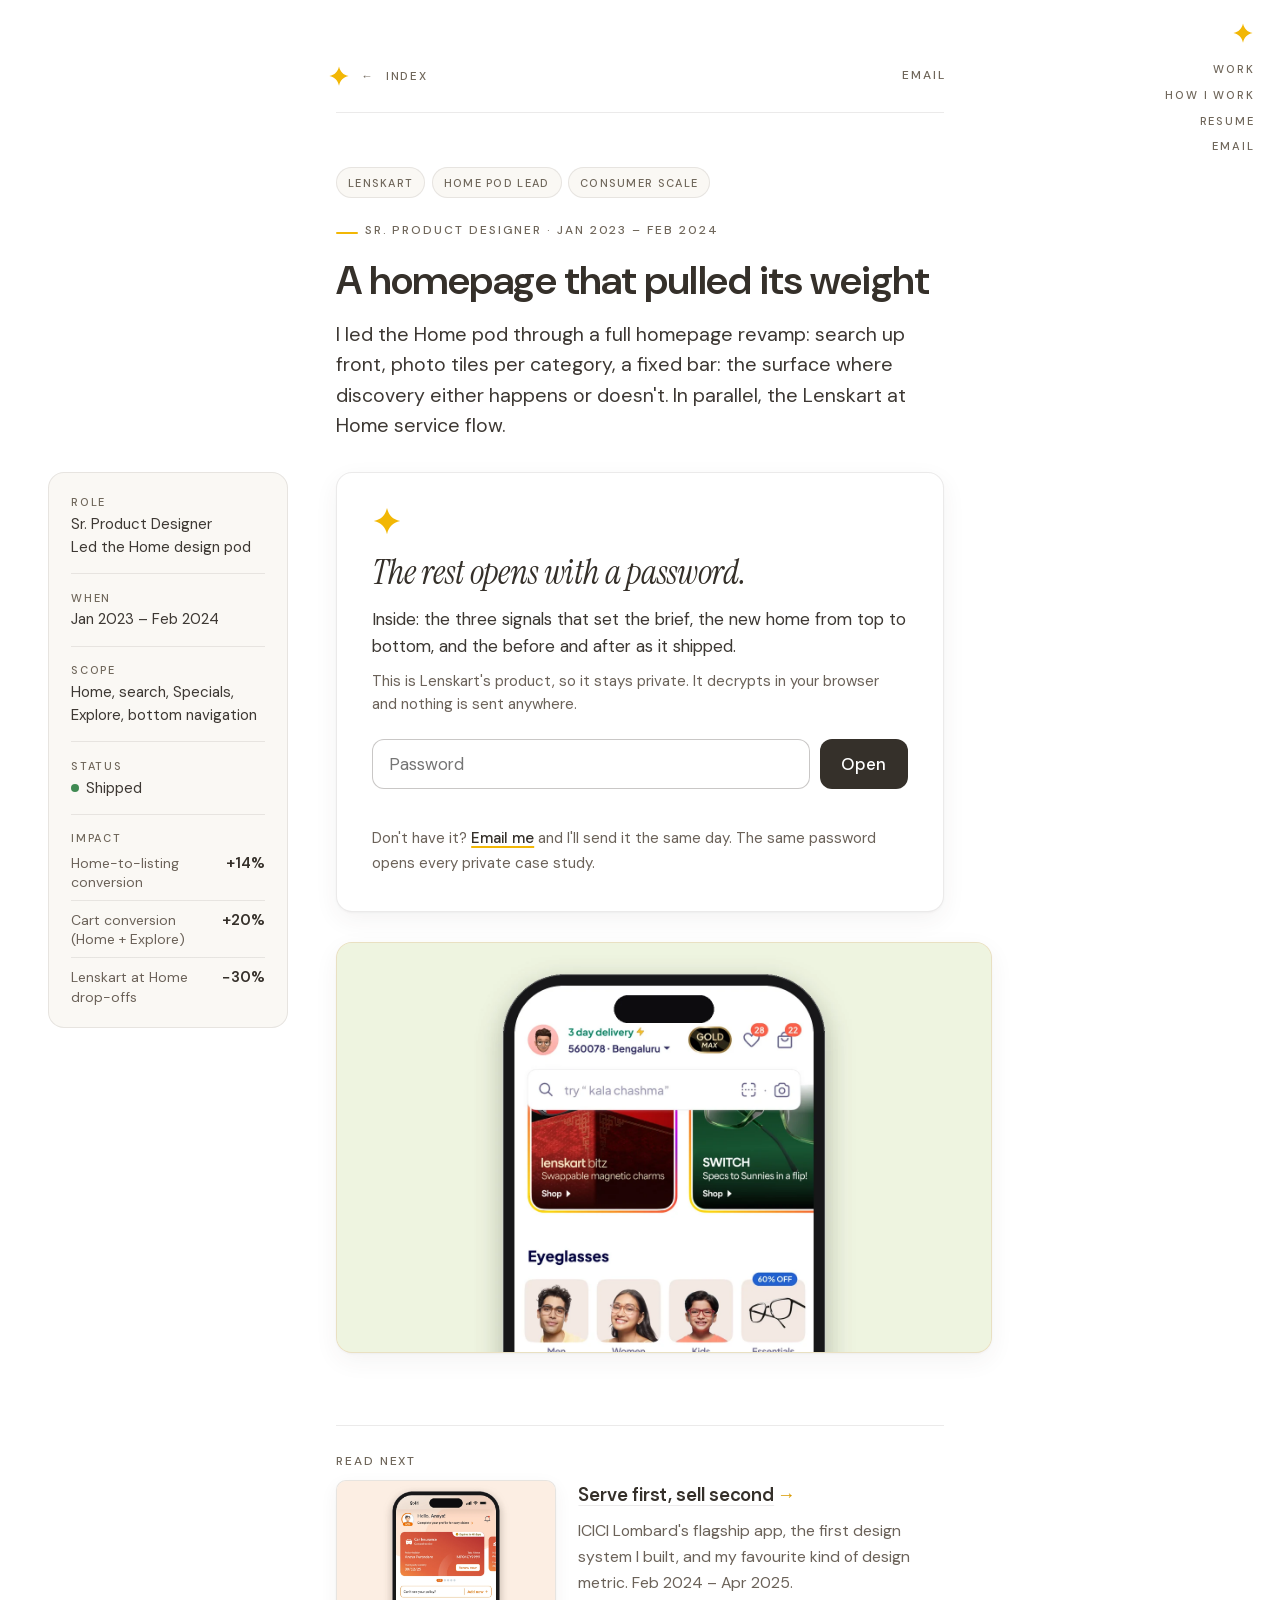
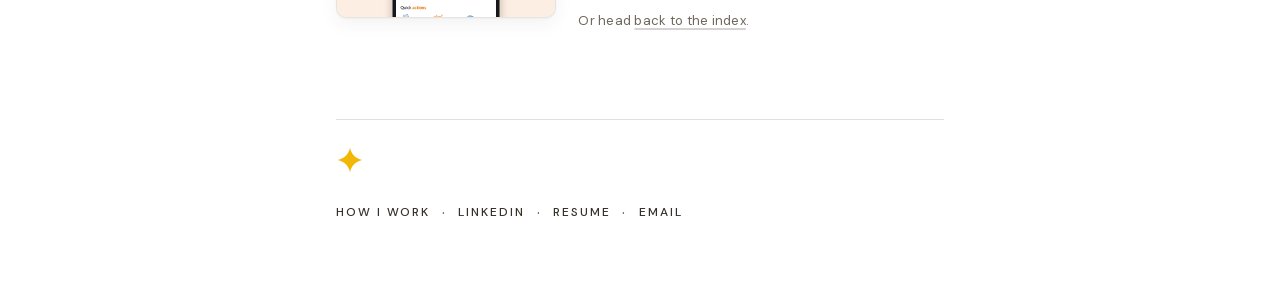
<file: lenskart/index.html>
<!DOCTYPE html>
<html lang="en" class="locked">
<head>
<meta charset="utf-8">
<meta name="viewport" content="width=device-width, initial-scale=1">
<title>A homepage that pulled its weight — Avantika Pidiha</title>
<meta name="description" content="Lenskart's homepage revamp — a case study by Avantika Pidiha. Shared on request.">
<meta name="theme-color" content="#ffffff" media="(prefers-color-scheme: light)">
<meta name="theme-color" content="#17140f" media="(prefers-color-scheme: dark)">
<link rel="canonical" href="https://www.avantikapidiha.com/lenskart/">
<!-- Gated pages keep noindex for good: private work should never be indexed, snippet or otherwise -->
<meta name="robots" content="noindex, nofollow">
<meta property="og:type" content="article">
<meta property="og:url" content="https://www.avantikapidiha.com/lenskart/">
<meta property="og:title" content="A homepage that pulled its weight — Avantika Pidiha">
<meta property="og:description" content="Lenskart's homepage revamp — a case study by Avantika Pidiha. Shared on request.">
<meta property="og:image" content="https://www.avantikapidiha.com/assets/og.jpg">
<meta property="og:image:width" content="1200">
<meta property="og:image:height" content="630">
<meta property="og:image:type" content="image/jpeg">
<meta property="og:image:alt" content="Avantika Pidiha — Founding Product Designer at OverseeAI">
<meta name="twitter:image" content="https://www.avantikapidiha.com/assets/og.jpg">
<meta name="twitter:image:alt" content="Avantika Pidiha — Founding Product Designer at OverseeAI">
<meta name="twitter:card" content="summary_large_image">
<link rel="icon" type="image/svg+xml" href="../assets/mark.svg">
<link rel="apple-touch-icon" href="../assets/apple-touch-icon.png">
<link rel="manifest" href="../site.webmanifest">
<link rel="preload" href="../fonts/instrumentserif-italic-latin.woff2" as="font" type="font/woff2" crossorigin>
<link rel="preload" href="../fonts/dmsans-var-latin.woff2" as="font" type="font/woff2" crossorigin>
<style>
  @font-face { font-family: 'DM Sans'; font-style: italic; font-weight: 400; font-display: swap; src: url(../fonts/dmsans-italic-var-latin-ext.woff2) format('woff2'); unicode-range: U+0100-02BA, U+02BD-02C5, U+02C7-02CC, U+02CE-02D7, U+02DD-02FF, U+0304, U+0308, U+0329, U+1D00-1DBF, U+1E00-1E9F, U+1EF2-1EFF, U+2020, U+20A0-20AB, U+20AD-20C0, U+2113, U+2C60-2C7F, U+A720-A7FF; }
  @font-face { font-family: 'DM Sans'; font-style: italic; font-weight: 400; font-display: swap; src: url(../fonts/dmsans-italic-var-latin.woff2) format('woff2'); unicode-range: U+0000-00FF, U+0131, U+0152-0153, U+02BB-02BC, U+02C6, U+02DA, U+02DC, U+0304, U+0308, U+0329, U+2000-206F, U+20AC, U+2122, U+2191, U+2193, U+2212, U+2215, U+FEFF, U+FFFD; }
  @font-face { font-family: 'DM Sans'; font-style: normal; font-weight: 400 600; font-display: swap; src: url(../fonts/dmsans-var-latin-ext.woff2) format('woff2'); unicode-range: U+0100-02BA, U+02BD-02C5, U+02C7-02CC, U+02CE-02D7, U+02DD-02FF, U+0304, U+0308, U+0329, U+1D00-1DBF, U+1E00-1E9F, U+1EF2-1EFF, U+2020, U+20A0-20AB, U+20AD-20C0, U+2113, U+2C60-2C7F, U+A720-A7FF; }
  @font-face { font-family: 'DM Sans'; font-style: normal; font-weight: 400 600; font-display: swap; src: url(../fonts/dmsans-var-latin.woff2) format('woff2'); unicode-range: U+0000-00FF, U+0131, U+0152-0153, U+02BB-02BC, U+02C6, U+02DA, U+02DC, U+0304, U+0308, U+0329, U+2000-206F, U+20AC, U+2122, U+2191, U+2193, U+2212, U+2215, U+FEFF, U+FFFD; }
  @font-face { font-family: 'Instrument Serif'; font-style: italic; font-weight: 400; font-display: swap; src: url(../fonts/instrumentserif-italic-latin-ext.woff2) format('woff2'); unicode-range: U+0100-02BA, U+02BD-02C5, U+02C7-02CC, U+02CE-02D7, U+02DD-02FF, U+0304, U+0308, U+0329, U+1D00-1DBF, U+1E00-1E9F, U+1EF2-1EFF, U+2020, U+20A0-20AB, U+20AD-20C0, U+2113, U+2C60-2C7F, U+A720-A7FF; }
  @font-face { font-family: 'Instrument Serif'; font-style: italic; font-weight: 400; font-display: swap; src: url(../fonts/instrumentserif-italic-latin.woff2) format('woff2'); unicode-range: U+0000-00FF, U+0131, U+0152-0153, U+02BB-02BC, U+02C6, U+02DA, U+02DC, U+0304, U+0308, U+0329, U+2000-206F, U+20AC, U+2122, U+2191, U+2193, U+2212, U+2215, U+FEFF, U+FFFD; }
</style>
<style>
  /* ————————————————————————————————
     Case-study page template — one file for every case page.
     Same register as the landing page: white ground, DM Sans
     everywhere, Instrument Serif for the name alone, one yellow
     accent system, mobile-first, a 68rem desktop enhancement
     and an 80rem one that hangs the meta card in the margin.
     Gated pages: <main> arrives encrypted (tools/encrypt-page.mjs)
     and is injected after the password unlocks it. Public pages:
     the same file with the gate stripped at build time.
     ———————————————————————————————— */
  :root {
    --paper:  #ffffff;
    --ink:    #3d3833;   /* 11.6:1 */
    --strong: #35302a;   /* 13.1:1 */
    --soft:   #6b6259;   /* 6.0:1 */
    --faint:  #6f665a;   /* 5.6:1 */
    /* The accent is YELLOW, and yellow is a FILL (2026-09-17). At 1.8:1 on
       white it never carries text and never sits under white text: ink does
       the reading, yellow does the marking. Same tokens as the landing page. */
    --sun:      #f2b705; /* sunflower — marks only: sparkle, rules, underlines, dots */
    --sun-fill: #f7cf3d; /* the fill under an ink label — chips, pointer tag */
    --sun-deep: #d99a00; /* deep end — hovers and small glyphs; still never text */
    --on-sun:   #35302a; /* the label on a yellow fill, in BOTH themes — 8.7:1 */
    --accent:   #35302a; /* link text is ink; the yellow lives in the underline */
    --alert:    #a5371b; /* the one red: a wrong password, a dropped step — 6.3:1 */
    --butter: #fdf4d2;   /* the accent's own wash — the default callout */
    --sage:   #e5f2e0;
    --blush:  #fdeee3;   /* a peach now, not a pink */
    --lavender: #eeeaf8;
    --sand:   #f4efe6;   /* oat (was undefined here; the fourth triad mark used it) */
    --mint:   #e4f4ee;
    --sky:    #e6eef6;
    --hairline: rgb(61 56 51 / 0.16);
    --hairline-soft: rgb(61 56 51 / 0.09);
    /* card surfaces (2026-09-10 UI pass). The reference this was cut against
       puts white cards on a cream ground; the ground here stays white, so the
       relationship is inverted — warm cards on white — which keeps her
       identity and still lets every card read as an object. */
    --surface: #faf8f4;
    --surface-line: rgb(61 56 51 / 0.10);
    --lift: 0 1px 2px rgb(61 56 51 / 0.04), 0 8px 24px rgb(61 56 51 / 0.06);
    --display: "Instrument Serif", "Iowan Old Style", Georgia, serif;
    --measure: 38rem;
    --radius: 16px;
  }
  * { margin: 0; padding: 0; box-sizing: border-box; }
  html { -webkit-text-size-adjust: 100%; text-size-adjust: 100%; scroll-behavior: smooth; }
  body {
    background: var(--paper);
    color: var(--ink);
    font-family: "DM Sans", -apple-system, "Helvetica Neue", Arial, sans-serif;
    font-optical-sizing: auto;
    font-size: 1.0625rem;
    line-height: 1.65;
    font-kerning: normal;
    font-variant-ligatures: common-ligatures;
    hanging-punctuation: first last;
    -webkit-font-smoothing: antialiased;
    text-rendering: optimizeLegibility;
  }
  ::selection { background: #fbe7a1; color: var(--strong); }
  .page { max-width: calc(var(--measure) + 3rem); margin-inline: auto; padding-inline: 1.5rem; }
  p, li, dd, figcaption, blockquote { text-wrap: pretty; }

  a {
    color: var(--accent);
    text-decoration: underline;
    text-decoration-thickness: 2px;
    text-decoration-color: var(--sun);
    text-underline-offset: 0.2em;
    transition: text-decoration-color 150ms ease-out;
  }
  a:hover { text-decoration-color: var(--sun-deep); }
  /* in running prose a link is ink like its sentence, so weight is its second
     cue (the underline alone is 1.8:1); hovering lays a marker band under it */
  #cs p a, #cs li a, #teaser p a { font-weight: 500; border-radius: 2px; transition: text-decoration-color 150ms ease-out, background-color 150ms ease-out; }
  #cs p a:hover, #cs li a:hover, #teaser p a:hover { background-color: var(--butter); }
  /* an inline marker band for one sentence in running prose; the ink stays the
     sentence's own, only the ground changes, and it wraps cleanly across lines */
  #cs p mark { background: var(--butter); color: inherit; padding: 0.08em 0.18em; margin: 0 -0.18em; border-radius: 3px; -webkit-box-decoration-break: clone; box-decoration-break: clone; }
  :focus-visible { outline: 2px solid var(--ink); outline-offset: 3px; border-radius: 2px; text-decoration: none; }

  /* ——— Top bar: the way back — sparkle mark + a small caps hint ——— */
  .top {
    display: flex; justify-content: space-between; align-items: center; gap: 1rem;
    padding-top: clamp(1.25rem, 4vh, 2.4rem);
    padding-bottom: 0.9rem;
    border-bottom: 1px solid var(--surface-line);
  }
  .home {
    display: inline-flex; align-items: center; gap: 0.7rem;
    padding: 0.65rem 0.5rem 0.65rem 0;   /* 44px tap target on phones */
    margin-left: -0.5rem;                 /* keep visual alignment despite padding */
    color: var(--faint); text-decoration: none;
    font-size: 0.72rem; font-weight: 500; letter-spacing: 0.16em; text-transform: uppercase;
    transition: color 150ms ease-out;
  }
  .home:hover { color: var(--accent); }
  .home .mark { width: 22px; height: 22px; color: var(--sun); display: inline-block; transition: transform 250ms cubic-bezier(0.23, 1, 0.32, 1); }
  .home .mark svg { display: block; width: 100%; height: 100%; }
  .home:hover .mark { transform: rotate(-20deg) scale(1.1); }
  .home .arrow { display: inline-block; transition: transform 200ms cubic-bezier(0.23, 1, 0.32, 1); }
  .home:hover .arrow { transform: translateX(-3px); }
  .caps, .site-nav a, .kicker, dt, .tag, .label {
    font-size: 0.75rem; font-weight: 500; letter-spacing: 0.16em; text-transform: uppercase; color: var(--faint);
  }
  .site-nav { display: flex; align-items: center; column-gap: 0.85rem; flex-wrap: wrap; }
  .site-nav a {
    display: inline-flex; align-items: center; min-height: 44px; padding-inline: 0.3rem;
    margin-inline: -0.3rem calc(-0.3rem - 0.16em);
    text-decoration: underline; text-decoration-color: transparent; text-decoration-thickness: 1px; text-underline-offset: 0.25em;
    color: var(--faint);
  }
  .site-nav a:hover { text-decoration-color: var(--accent); color: var(--accent); }
  .site-nav .sep { color: var(--faint); user-select: none; }

  /* ——— Gate: the door. First thing in the column under the dek, white on the
     paper so it reads as the one actionable object on a locked page. It says
     what's inside, why it's locked, and takes the password — nothing else.
     (Stripped from public builds.) ——— */
  #gate {
    margin: 1.9rem 0 0;
    padding: 2.1rem 2.2rem 2.2rem;
    border: 1px solid var(--surface-line); border-radius: var(--radius);
    background: #fff;
    box-shadow: var(--lift);
    text-align: left;
  }
  #gate .mark { width: 30px; height: 30px; color: var(--sun); display: block; margin-bottom: 1.1rem; }
  #gate .mark svg { display: block; width: 100%; height: 100%; }
  #gate h2 {
    font-family: var(--display);
    font-style: italic;
    font-weight: 400;
    font-size: clamp(1.7rem, 1.15rem + 2.1vw, 2.15rem);
    line-height: 1.08;
    color: var(--strong);
    letter-spacing: -0.005em;
    text-wrap: balance;
  }
  #gate .inside { margin-top: 0.95rem; color: var(--ink); font-size: 1.0625rem; line-height: 1.55; }
  #gate .why { margin-top: 0.7rem; color: var(--soft); font-size: 0.9375rem; line-height: 1.5; }
  #gate form { display: flex; gap: 0.6rem; margin-top: 1.5rem; }
  #gate label { position: absolute; width: 1px; height: 1px; overflow: hidden; clip: rect(0 0 0 0); }
  #gate input {
    flex: 1 1 auto; min-width: 0; min-height: 50px; padding: 0.55rem 1rem;
    font: inherit; color: var(--strong); background: #fff;
    border: 1px solid rgb(61 56 51 / 0.28); border-radius: 12px;
    transition: border-color 150ms ease-out;
  }
  #gate input:hover { border-color: rgb(61 56 51 / 0.45); }
  #gate input:focus-visible { outline: 2px solid var(--ink); outline-offset: 2px; border-color: transparent; }
  #gate input[aria-invalid="true"] { border-color: var(--alert); }
  #gate button {
    min-height: 50px; padding-inline: 1.35rem; border: 0; border-radius: 12px;
    font: inherit; font-weight: 500; color: #fff; background: var(--strong);
    transition: background-color 150ms ease-out, transform 200ms cubic-bezier(0.23, 1, 0.32, 1);
  }
  #gate button:hover { background: var(--sun-fill); color: var(--on-sun); }
  #gate button:active { transform: scale(0.97); }
  #gate button[disabled] { opacity: 0.6; }
  #gate .msg { min-height: 1.4em; margin-top: 0.5rem; font-size: 0.9375rem; color: var(--soft); }
  #gate .msg.err { color: var(--alert); }
  #gate .ask { margin-top: 0.5rem; font-size: 0.9375rem; color: var(--soft); }
  .locked #cs { display: none; }
  html:not(.locked) #gate { display: none; }
  noscript p { margin-top: 1rem; }

  /* ——— Case-study content ——— */
  #cs { margin-top: clamp(2.5rem, 8vh, 4.5rem); }
  .hero .kicker { display: block; margin-bottom: 1rem; }
  .hero h1 {
    font-size: clamp(1.75rem, 1.15rem + 2.6vw, 2.5rem);
    font-weight: 600; line-height: 1.15; letter-spacing: -0.012em; color: var(--strong);
    max-width: 22ch;
  }
  .hero .dek { margin-top: 1.1rem; font-size: 1.15em; line-height: 1.55; }
  .hero .dek + p { margin-top: 0.9rem; }
  .tags { display: flex; flex-wrap: wrap; gap: 0.4rem; margin-bottom: 1rem; }
  .tags .tag {
    display: inline-block; padding: 0.34rem 0.68rem 0.3rem; border-radius: 999px;
    background: var(--surface); border: 1px solid var(--surface-line);
    letter-spacing: 0.12em; font-size: 0.6875rem;
  }

  /* the cover: the same artifact card the landing page links from, so the card
     you clicked becomes the page's header image. 16:10, 1504×940, like every
     other figure on the site. */
  .cover { margin-top: 1.9rem; }
  .cover img {
    display: block; width: 100%; height: auto;
    border-radius: var(--radius); border: 1px solid var(--surface-line);
    background: var(--surface); box-shadow: var(--lift);
  }

  /* the meta card: the reference's sticky card, in our voice. Phone = a 2-col dl
     right under the hero; 80rem+ = hangs in the left margin and sticks. */
  .meta {
    margin-top: 2rem; padding: 1.35rem 1.4rem 1.25rem;
    border: 1px solid var(--surface-line); border-radius: var(--radius);
    display: grid; grid-template-columns: 1fr 1fr; gap: 1.15rem 1.4rem; font-size: 0.9375rem; line-height: 1.5;
    background: var(--surface);
  }
  .meta > div { min-width: 0; }
  .meta dt { margin-bottom: 0.32rem; font-size: 0.6875rem; letter-spacing: 0.15em; }
  .meta dd { color: var(--ink); }
  .meta .wide { grid-column: 1 / -1; }
  .meta .status::before { content: ""; display: inline-block; width: 8px; height: 8px; border-radius: 50%; background: #3f8a52; margin-right: 0.45em; vertical-align: 1px; }
  .meta .status.wip::before { background: var(--sun-deep); }
  @media (prefers-reduced-motion: no-preference) {
    /* a work-in-progress dot that breathes — the only looping animation on
       the site, and only on a page that is genuinely still moving */
    .meta .status.wip::before { animation: wip-pulse 2.6s ease-in-out infinite; }
    @keyframes wip-pulse {
      0%, 100% { transform: scale(1); opacity: 1; }
      50%      { transform: scale(1.15); opacity: 0.6; }
    }
  }
  /* the impact table: hairline rows, label left, value right — the one place
     on a case page where numbers are allowed to line up and be scanned. */
  .meta .impact { display: grid; gap: 0; }
  .meta .impact div {
    display: flex; justify-content: space-between; align-items: baseline; gap: 0.75rem;
    padding: 0.5rem 0; border-bottom: 1px solid var(--surface-line);
  }
  .meta .impact div:first-child { padding-top: 0.15rem; }
  .meta .impact div:last-child { border-bottom: 0; padding-bottom: 0; }
  .meta .impact span { color: var(--soft); font-size: 0.875rem; line-height: 1.4; }
  .meta .impact b { font-weight: 600; color: var(--strong); font-variant-numeric: tabular-nums; white-space: nowrap; }
  .meta ul { list-style: none; padding: 0; }
  .meta li + li { margin-top: 0.15rem; }

  /* the reader's grid: meta beside the body at 80rem+, stacked below it */
  .cs-grid { display: block; }
  .cs-body > section:first-child { margin-top: clamp(2.75rem, 8vh, 4rem); }

  #cs section { position: relative; margin-top: clamp(3rem, 8vh, 4.25rem); }
  #cs section > .label { display: block; margin-bottom: 0.55rem; }
  #cs h2 {
    font-size: 1.35rem; font-weight: 600; line-height: 1.25; letter-spacing: -0.008em; color: var(--strong);
    margin-bottom: 0.9rem; max-width: 30ch; text-wrap: pretty;
  }
  /* the section number sits on a small yellow chip: yellow can't be the numeral, so it is the ground under it */
  #cs h2 .num { display: inline-block; padding: 0.12em 0.42em 0.1em; margin-right: 0.6em; border-radius: 6px; background: var(--sun-fill); color: var(--on-sun); font-size: 0.72em; font-weight: 600; letter-spacing: 0.02em; vertical-align: 0.14em; font-variant-numeric: tabular-nums; }
  #cs h3 { font-size: 1.0625rem; font-weight: 600; color: var(--strong); margin: 1.8rem 0 0.35rem; }
  #cs p + p, #cs ul + p, #cs p + ul, #cs ol + p, #cs p + ol { margin-top: 1em; }
  #cs figure + p, #cs figure + h3, #cs dl + p, #cs .compare + p, #cs .card + p, #cs .triad + p, #cs .flow + p, #cs .quotes + p, #cs .ifthen + p, #cs .funnel + p, #cs .counts + p, #cs .callout + p, #cs .baseline + p, #cs .demo + p { margin-top: 1.6rem; }
  #cs p + .baseline, #cs p + .flow, #cs p + .quotes, #cs p + .ifthen, #cs p + dl, #cs p + .compare { margin-top: 1.4rem; }
  #cs p + .callout { margin-top: 1.6rem; }   /* a p.callout would otherwise take #cs p + p's 1em */
  #cs ul, #cs ol { padding-left: 1.15rem; }
  #cs li + li { margin-top: 0.35em; }
  #cs li::marker { color: var(--faint); }
  #cs strong { font-weight: 600; color: var(--strong); }
  #cs .lead { font-size: 1.15em; line-height: 1.55; color: var(--strong); }

  /* the key insight / the reframe: her blush wash, now a proper card with a
     mark on it, so the one paragraph that owns a cost looks like an object on
     the page rather than a highlighted sentence. */
  .callout {
    position: relative;
    background: var(--butter); border-radius: var(--radius);
    padding: 1.4rem 1.4rem 1.3rem; margin: 1.6rem -0.75rem 0;
    font-size: 1.0625em; line-height: 1.58; color: var(--strong);
  }
  .callout::before {
    content: ""; display: block; width: 32px; height: 32px; margin-bottom: 0.85rem;
    border-radius: 50%; background-color: #fff;
    background-image: url("data:image/svg+xml;utf8,<svg xmlns='http://www.w3.org/2000/svg' viewBox='0 0 24 24'><path d='M12 1.5 C13.4 7.4 16.6 10.6 22.5 12 C16.6 13.4 13.4 16.6 12 22.5 C10.6 16.6 7.4 13.4 1.5 12 C7.4 10.6 10.6 7.4 12 1.5 Z' fill='%23f2b705'/></svg>");
    background-size: 15px 15px; background-position: center; background-repeat: no-repeat;
  }
  .callout.sage { background: var(--sage); }
  .callout.lavender { background: var(--lavender); }
  .callout .label { display: block; margin-bottom: 0.4rem; }
  .callout .who { display: block; margin-top: 0.5rem; font-size: 0.8125rem; color: var(--soft); }

  /* cards: hairline boxes for hypotheses, triads, layers, persona */
  .card { border: 1px solid var(--surface-line); border-radius: var(--radius); padding: 1.2rem 1.3rem; margin-top: 1.4rem; background: var(--surface); }
  .card .label { display: block; margin-bottom: 0.45rem; }
  #cs .card h3 { margin: 0 0 0.4rem; }
  .card p { font-size: 1rem; }
  .card.big p { font-size: 1.15em; line-height: 1.5; color: var(--strong); }
  .card + .card { margin-top: 0.9rem; }
  .triad { display: grid; grid-template-columns: 1fr; gap: 0.9rem; margin-top: 1.4rem; }
  .triad .card { margin-top: 0; }
  .triad .card h3 { font-size: 1rem; }
  .triad .card p { font-size: 0.9375rem; line-height: 1.55; }
  /* the mark is a chip, not a dot: a 28px disc the card hangs off, the same
     move the callout makes one size up */
  .triad .mark {
    display: block; width: 28px; height: 28px; border-radius: 50%;
    background: var(--butter); margin-bottom: 0.8rem;
  }
  .triad .card:nth-child(4n+2) .mark { background: var(--sage); }
  .triad .card:nth-child(4n+3) .mark { background: var(--lavender); }
  .triad .card:nth-child(4n+4) .mark { background: var(--blush); }
  @media (min-width: 48rem) {
    .triad.quad { grid-template-columns: 1fr 1fr; }                                  /* two across */
    .triad.quad .card:last-child:nth-child(odd) { grid-column: 1 / -1; }             /* an odd last card takes the row */
  }

  /* numbers: receipts strip (outcomes) and the funnel (boxed, divided) */
  .receipts, .metrics {
    display: grid; grid-template-columns: repeat(auto-fit, minmax(7.5rem, 1fr)); gap: 1.25rem 1.5rem;
    margin-top: 1.5rem; padding-top: 1.4rem; border-top: 1px solid var(--hairline);
  }
  .receipts .n, .metrics .n, .funnel .n, .counts .n {
    display: block; font-size: 2.125rem; font-weight: 600; line-height: 1.05; letter-spacing: -0.02em; color: var(--strong);
    font-variant-numeric: tabular-nums;
  }
  .receipts .l, .metrics .l, .funnel .l, .counts .l { display: block; margin-top: 0.4rem; font-size: 0.875rem; line-height: 1.4; color: var(--soft); }
  .funnel {
    display: grid; grid-template-columns: 1fr 1fr; margin: 1.4rem 0 0; border: 1px solid var(--hairline-soft); border-radius: var(--radius); overflow: hidden;
  }
  .funnel > div { padding: 1rem 1.1rem; border-right: 1px solid var(--hairline-soft); border-bottom: 1px solid var(--hairline-soft); }
  .funnel > div:nth-child(2n) { border-right: 0; }
  .funnel .n { font-size: 1.75rem; }
  .funnel .sub { display: block; font-size: 0.75rem; color: var(--faint); margin-bottom: 0.3rem; letter-spacing: 0.08em; text-transform: uppercase; }
  .counts { display: grid; grid-template-columns: repeat(auto-fit, minmax(7rem, 1fr)); gap: 1rem 1.5rem; margin-top: 1.4rem; }
  .counts .n { font-size: 1.75rem; }
  .counts .sub { display: block; font-size: 0.8125rem; color: var(--faint); margin-bottom: 0.2rem; }

  /* quotes from research: a hairline rule, tagged ABOVE by the question asked;
     the one dissenting voice gets .against and the red rule */
  .quotes { display: grid; grid-template-columns: 1fr; gap: 1.1rem 2rem; margin-top: 1.4rem; }
  .quotes blockquote { margin: 0; padding-left: 1rem; border-left: 2px solid var(--hairline); background: none; border-radius: 0; }
  .quotes blockquote p { font-size: 0.9375rem; line-height: 1.5; color: var(--ink); }
  .quotes blockquote p::before { content: "“"; color: inherit; }
  .quotes blockquote p::after { content: "”"; color: inherit; }
  .quotes .asked { display: block; margin-bottom: 0.3rem; letter-spacing: 0.12em; }
  .quotes .against { border-left-color: var(--alert); }
  .quotes cite { display: block; margin-top: 0.5rem; font-style: normal; font-size: 0.8125rem; color: var(--soft); }

  /* the problem's input numbers: visibly quieter than outcomes */
  .baseline { display: grid; grid-template-columns: repeat(3, 1fr); gap: 0.75rem 1rem; margin-top: 1.4rem; padding-top: 1rem; border-top: 1px solid var(--hairline); }
  .baseline .cap { grid-column: 1 / -1; }
  .baseline .n { display: block; font-size: 1.5rem; font-weight: 600; line-height: 1.1; letter-spacing: -0.01em; color: var(--soft); font-variant-numeric: tabular-nums; }
  .baseline .l { display: block; margin-top: 0.3rem; font-size: 0.8125rem; line-height: 1.4; color: var(--faint); }
  blockquote.pull { margin: 1.2rem 0 0; padding-left: 1rem; border-left: 3px solid var(--sun); color: var(--ink); }
  blockquote.pull cite { display: block; margin-top: 0.4rem; font-style: normal; font-size: 0.8125rem; color: var(--soft); }

  /* flow chips: a journey as a chain; .drop marks where it broke, .new what the redesign added */
  .flow { margin-top: 1.4rem; padding: 1rem 1.1rem 0.85rem; border: 1px solid var(--hairline-soft); border-radius: var(--radius); }
  .flow + .flow { margin-top: 0.75rem; }
  .flow .head { display: flex; flex-wrap: wrap; justify-content: space-between; gap: 0.2rem 1rem; align-items: baseline; margin-bottom: 0.65rem; }
  .flow .head .label { display: inline; }
  .flow .head b { font-weight: 600; color: var(--strong); font-variant-numeric: tabular-nums; font-size: 0.9375rem; }
  .flow .chain { display: flex; flex-wrap: wrap; align-items: center; gap: 0.4rem 0.35rem; }
  .flow .chip {
    display: inline-block; padding: 0.32rem 0.65rem; border-radius: 999px; background: rgb(61 56 51 / 0.06);
    font-size: 0.875rem; line-height: 1.3; color: var(--ink);
  }
  .flow .chip.drop { background: var(--blush); color: var(--alert); }
  .flow .chip.new { background: var(--sage); color: #2f5f37; }
  .flow .arr { color: rgb(61 56 51 / 0.35); font-size: 0.875rem; }
  .bind { display: inline-flex; align-items: center; gap: inherit; }   /* an arrow and the chip it points at (build.mjs). Inline-flex already keeps the pair on one line; the chip's own text may still wrap on a phone */
  .flow .chip small { font-size: 0.8125rem; color: var(--soft); margin-left: 0.3em; }
  .flow .chain + .chain { margin-top: 0.45rem; }

  /* if/then: the rules the system follows (edge cases made explicit) */
  .ifthen { margin-top: 1.4rem; border: 1px solid var(--hairline-soft); border-radius: var(--radius); overflow: hidden; }
  .ifthen .row { display: grid; grid-template-columns: 1fr; gap: 0.25rem 1rem; padding: 0.8rem 1.1rem; border-bottom: 1px solid var(--hairline-soft); font-size: 0.9375rem; }
  .ifthen .row:last-child { border-bottom: 0; }
  .ifthen .if::before, .ifthen .then::before { font-size: 0.6875rem; font-weight: 500; letter-spacing: 0.14em; color: var(--faint); margin-right: 0.5em; }
  .ifthen .if::before { content: "IF"; }
  .ifthen .then::before { content: "THEN"; }
  .ifthen .then { color: var(--strong); }
  .ifthen .then b { font-weight: 600; color: var(--strong); }
  .ifthen .none { color: var(--faint); font-weight: 400; }

  /* two-column definition rows (success metrics, principles) */
  /* compare: a small labelled table for before/after and round-by-round comparisons.
     Column heads say what each column is, so nothing needs a colour key. */
  .compare { width: 100%; margin-top: 1.4rem; border-collapse: collapse; font-size: 0.9375rem; line-height: 1.4; }
  .compare caption { caption-side: top; text-align: left; font-size: 0.6875rem; letter-spacing: 0.15em; text-transform: uppercase; color: var(--soft); padding-bottom: 0.7rem; }
  .compare th, .compare td { text-align: left; vertical-align: top; padding: 0.6rem 0.9rem 0.6rem 0; border-top: 1px solid var(--hairline-soft); }
  .compare th:last-child, .compare td:last-child { padding-right: 0; }
  .compare thead th { border-top: 0; font-size: 0.8125rem; font-weight: 600; color: var(--strong); padding-top: 0; padding-bottom: 0.5rem; }
  .compare tbody th { font-weight: 400; color: var(--soft); }
  .compare tbody td { color: var(--ink); }
  .compare tbody td:last-child { color: var(--strong); font-weight: 500; }
  .compare tbody tr:last-child > * { border-bottom: 1px solid var(--hairline-soft); }
  .compare small { display: block; color: var(--soft); font-size: 0.8125rem; font-weight: 400; margin-top: 0.1rem; }
  .defs { margin-top: 1.2rem; }
  .defs div { display: grid; grid-template-columns: 7.5rem 1fr; gap: 0.25rem 1rem; padding: 0.6rem 0; border-top: 1px solid var(--hairline-soft); font-size: 0.9875rem; }
  .defs div:last-child { border-bottom: 1px solid var(--hairline-soft); }
  .defs dt { align-self: start; padding-top: 0.2rem; }
  .defs dd { color: var(--ink); }
  .defs.wide div { grid-template-columns: 1fr; }   /* long terms (driver → place) stack on phones */

  .qa h3::before { content: "“"; color: var(--sun-deep); margin-right: 0.1em; }
  .qa h3::after { content: "”"; color: var(--sun-deep); margin-left: 0.1em; }

  /* ——— Mini demos: a pattern you can feel in five seconds ———
     The page source carries MARKUP ONLY (the linter forbids script and style in
     a page fragment). Behaviour lives in the script at the bottom of this file
     and is fully delegated, so a demo works whether it shipped in the HTML or
     arrived after the gate unlocked. */
  .demo {
    margin-top: 1.7rem; border: 1px solid var(--surface-line); border-radius: var(--radius);
    background: var(--surface); overflow: hidden;
  }
  .demo .dhead {
    display: flex; align-items: baseline; justify-content: space-between; gap: 0.2rem 1rem; flex-wrap: wrap;
    padding: 0.8rem 1.15rem; border-bottom: 1px solid var(--surface-line); background: #fff;
  }
  .demo .dhead .label { display: inline; }
  .demo .dhead b { font-weight: 600; font-size: 0.9375rem; color: var(--strong); }
  .demo .dbody { padding: 1.15rem; }
  .demo .dline { font-size: 0.9375rem; line-height: 1.55; color: var(--ink); }
  .demo .dact { display: flex; flex-wrap: wrap; gap: 0.5rem; margin-top: 1rem; }
  .demo .dbtn {
    font: inherit; font-size: 0.875rem; font-weight: 500; line-height: 1.1;
    padding: 0.62rem 0.9rem; border-radius: 10px; border: 1px solid var(--surface-line);
    background: #fff; color: var(--strong); cursor: pointer;
    transition: background-color 140ms ease-out, border-color 140ms ease-out, opacity 140ms ease-out;
  }
  .demo .dbtn:hover { border-color: rgb(61 56 51 / 0.3); }
  .demo .dbtn.primary { background: var(--strong); border-color: var(--strong); color: #fff; }
  .demo .dbtn.primary:hover { background: var(--sun-fill); border-color: var(--sun-fill); color: var(--on-sun); }
  .demo .dbtn.ghost { background: none; border-color: transparent; color: var(--soft); }
  .demo .dbtn[disabled] { opacity: 0.42; cursor: default; }
  .demo .dbtn[disabled]:hover { border-color: var(--surface-line); }
  .demo .dbtn.primary[disabled]:hover { background: var(--strong); border-color: var(--strong); color: var(--paper); }
  .demo .dbtn.ghost[disabled]:hover { background: none; border-color: transparent; }
  .demo .dstate { margin-top: 0.9rem; font-size: 0.8125rem; line-height: 1.5; color: var(--faint); }
  .demo .bar { height: 4px; border-radius: 999px; background: rgb(61 56 51 / 0.1); margin-top: 0.9rem; overflow: hidden; }
  .demo .bar i { display: block; height: 100%; width: 0; background: var(--sun); transition: width 1.4s linear; }
  #cs .demo .drows { list-style: none; padding: 0; margin: 0; }   /* #cs: has to beat the prose list indent (#cs ul) */
  #cs .demo .drows li + li { margin-top: 0; }
  .demo .drows li {
    display: flex; align-items: center; gap: 1rem;
    padding: 0.72rem 1.15rem; border-bottom: 1px solid var(--surface-line);
    transition: background-color 160ms ease-out;
  }
  .demo .drows li:last-child { border-bottom: 0; }
  .demo .dinfo { flex: 1 1 auto; min-width: 0; }
  .demo .drows li > .dbtn { flex: none; }
  .demo .dcell { display: block; font-size: 0.875rem; font-weight: 500; color: var(--strong); }
  .demo .dsig { display: block; margin-top: 0.1rem; font-size: 0.8125rem; color: var(--faint); }
  .demo .dvals { display: block; margin-top: 0.1rem; font-size: 0.8125rem; color: var(--soft); font-variant-numeric: tabular-nums; }
  .demo .drows li.done { background: rgb(61 56 51 / 0.025); }
  .demo .drows li.done .dcell { color: var(--soft); font-weight: 400; }
  .demo .dfoot {
    display: flex; align-items: center; justify-content: space-between; gap: 0.75rem; flex-wrap: wrap;
    padding: 0.85rem 1.15rem; border-top: 1px solid var(--surface-line); background: #fff;
  }
  .demo .dcount { font-size: 0.8125rem; color: var(--faint); font-variant-numeric: tabular-nums; }
  .demo .dfoot .dact { margin-top: 0; }

  /* ——— Figures: the landing page's artifact-card slot ——— */
  .thumbs { margin: 1.8rem 0 0; }
  .thumbs img {
    display: block; width: 100%; height: auto;
    border-radius: var(--radius); border: 1px solid var(--surface-line);
    background: var(--butter);             /* the card's wash shows while the bytes decrypt */
    box-shadow: var(--lift);
  }
  .thumbs .pair { display: grid; grid-auto-flow: column; grid-auto-columns: 1fr; gap: 1rem; }
  /* Figures open full-width on a click: dense screens deserve a closer look.
     One fixed layer on the page's own paper, the image contained inside it,
     Escape or a click closes. Built by the script at the foot of the page. */
  #cs .thumbs img { cursor: zoom-in; }
  #cs .thumbs img:focus-visible { outline: 2px solid var(--ink); outline-offset: 4px; }
  .zoom { position: fixed; inset: 0; z-index: 60; display: grid; place-items: center; padding: clamp(0.75rem, 3vmin, 2rem);
    background: rgb(253 252 250 / 0.96); cursor: zoom-out; opacity: 0; transition: opacity 220ms ease-out; }
  .zoom.on { opacity: 1; }
  .zoom img { max-width: 100%; max-height: 100%; width: auto; height: auto; border-radius: var(--radius); box-shadow: 0 2px 6px rgb(61 56 51 / 0.08), 0 30px 70px rgb(61 56 51 / 0.18);
    transform: scale(0.985); transition: transform 260ms cubic-bezier(0.23, 1, 0.32, 1); }
  .zoom.on img { transform: none; }
  @media (max-width: 40rem) {   /* phones: a text figure at 100% is unreadable, so it opens wide and pans */
    .zoom { place-items: start; overflow: auto; -webkit-overflow-scrolling: touch; padding: 1rem; }
    .zoom img { max-width: none; max-height: none; width: 260vw; }
  }
  .zoom .hint { position: absolute; bottom: 1rem; left: 50%; transform: translateX(-50%); font-size: 0.75rem; letter-spacing: 0.12em; text-transform: uppercase; color: var(--faint); }
  @media (max-width: 40rem) { .zoom .hint { position: fixed; background: var(--paper, #fdfcfa); padding: 0.3rem 0.7rem; border-radius: 999px; } }
  @media (prefers-color-scheme: dark) { .zoom { background: rgb(23 20 15 / 0.96); } }
  .thumbs .pair img { height: 100%; object-fit: cover; }
  /* caption as a line of its own furniture: the tag is a pill, the sentence
     sits under it rather than running on from it */
  .thumbs figcaption, .cover figcaption { margin-top: 0.85rem; font-size: 0.8125rem; line-height: 1.55; color: var(--faint); font-variant-numeric: tabular-nums; }
  .thumbs figcaption .tag, .cover figcaption .tag {
    display: block; width: fit-content; margin: 0 0 0.4rem; padding: 0.28rem 0.6rem 0.24rem;
    border-radius: 999px; background: var(--surface); border: 1px solid var(--surface-line);
    letter-spacing: 0.12em; font-size: 0.6875rem;
  }

  footer {
    margin-top: clamp(3.5rem, 10vh, 5.5rem);
    padding-block: 1.6rem clamp(3rem, 8vh, 5rem);
    border-top: 1px solid var(--hairline);
  }
  footer .mark { display: block; width: 28px; height: 28px; color: var(--sun); margin-bottom: 1.1rem; }
  footer .mark svg { display: block; width: 100%; height: 100%; }
  footer .site-nav a { color: var(--accent); }
  .next { margin-top: 1.4rem; font-size: 0.9375rem; color: var(--soft); }

  /* ——— Right-hand rail: Jenny-style persistent nav on desktop ———
     Fixed to the right margin, scrolls with the reader while the case
     study rolls past. Small caps DM Sans, no backdrop, quiet enough
     that it doesn't fight the images that overhang into the same margin.
     Hidden below 68rem (mobile relies on the top bar + footer). */
  .rail { display: none; }
  @media (min-width: 68rem) {
    .rail {
      display: flex; flex-direction: column; align-items: flex-end; gap: 0.9rem;
      position: fixed; right: clamp(0.9rem, 2.4vw, 1.6rem); top: 1.4rem;
      z-index: 30; pointer-events: none;
    }
    .rail > * { pointer-events: auto; }
    .rail .mark { width: 22px; height: 22px; color: var(--sun); display: block; margin-bottom: 0.35rem; transition: transform 250ms cubic-bezier(0.23, 1, 0.32, 1); }
    .rail .mark svg { display: block; width: 100%; height: 100%; }
    .rail a { text-decoration: none; color: var(--faint); font-size: 0.7rem; font-weight: 500; letter-spacing: 0.16em; text-transform: uppercase; line-height: 1; transition: color 150ms ease-out, transform 220ms cubic-bezier(0.23,1,0.32,1); }
    .rail a:hover { color: var(--accent); transform: translateX(-3px); }
    .rail a[aria-current="page"] { color: var(--strong); }
    .rail .mark-link:hover .mark { transform: rotate(-18deg) scale(1.1); }
    .rail .mark-link:focus-visible { outline: 2px solid var(--ink); outline-offset: 4px; border-radius: 4px; }
  }

  /* ——— Public teaser (hero + cover + meta + one-line body). Visible while the
     page is locked; hidden after unlock so the encrypted payload owns the view. */
  html:not(.locked) #teaser { display: none; }
  #teaser { margin-top: clamp(2rem, 6vh, 3.5rem); }
  /* reading order on a locked page: the door, then a glimpse of what's behind
     it, then the facts. On phones that is a plain stack; the DOM keeps the meta
     first for the unlocked layout, so the stack is reordered here. */
  #teaser .cs-grid { display: flex; flex-direction: column; }
  #teaser .teaser-body { order: 1; margin-top: 0; }
  #teaser .meta { order: 2; }
  #teaser .cover img {
    background: var(--butter); /* wash while the reader waits — matches the artifact card ecosystem */
  }
  @media (min-width: 80rem) {
    /* the facts hang in the left margin beside the door, sticking as you scroll;
       the glimpse overhangs to the right only, like every figure beside the rail */
    #teaser .cs-grid { display: grid; grid-template-columns: 15rem minmax(0, var(--measure)); column-gap: 3rem; margin-left: -18rem; }
    #teaser .meta { order: 0; grid-column: 1; grid-template-columns: 1fr; gap: 0; margin-top: 1.9rem; position: sticky; top: 1.5rem; align-self: start; }
    #teaser .meta > div + div { margin-top: 0.95rem; padding-top: 0.95rem; border-top: 1px solid var(--surface-line); }
    #teaser .meta .wide { grid-column: 1; }
    #teaser .teaser-body { order: 0; grid-column: 2; }
    #teaser .cover { margin-inline: 0 -3rem; }
  }

  /* ——— Desktop enhancement ——— */
  @media (min-width: 48rem) {
    .triad { grid-template-columns: repeat(3, 1fr); }
    .quotes { grid-template-columns: 1fr 1fr; }
    .funnel { grid-template-columns: repeat(4, 1fr); }
    .funnel > div { border-bottom: 0; }
    .funnel > div:nth-child(2n) { border-right: 1px solid var(--hairline-soft); }
    .funnel > div:last-child { border-right: 0; }
    .ifthen .row { grid-template-columns: 1fr 1fr; }
    .defs.wide div { grid-template-columns: 12rem 1fr; }
  }
  @media (min-width: 68rem) {
    .top { padding-top: clamp(2rem, 6vh, 3.5rem); }
    #cs { margin-top: clamp(3rem, 10vh, 5.5rem); }
    .callout { margin-inline: -1.25rem; }
    .cover { margin-inline: -3rem; }
    .thumbs { margin-inline: -4.5rem; }
    .thumbs figcaption { margin-inline: 4.5rem; }
    #cs section { margin-top: clamp(3.5rem, 9vh, 5rem); }
    .meta { grid-template-columns: repeat(4, 1fr); }
    .meta .wide { grid-column: span 2; }
  }
  @media (min-width: 80rem) {
    /* the meta card leaves the column and hangs in the left margin, sticking as you read */
    .cs-grid { display: grid; grid-template-columns: 15rem minmax(0, var(--measure)); column-gap: 3rem; margin-left: -18rem; }
    .meta { grid-template-columns: 1fr; gap: 0; margin-top: 0.35rem; position: sticky; top: 1.5rem; align-self: start; max-height: calc(100vh - 3rem); overflow: auto; overscroll-behavior: contain; scrollbar-width: thin; }
    /* on short screens the card is taller than the view: tighten it so the section list fits */
    @media (max-height: 60rem) {
      .meta > div + div { margin-top: 0.7rem; padding-top: 0.7rem; }
      .toc a { padding-block: 0.24rem; font-size: 0.8125rem; }
      .meta dt { margin-bottom: 0.15rem; }
    }
    .meta .wide { grid-column: 1; }
    /* still taller than the view: no scroll inside the card; it rides with the page instead (script below sets .tall) */
    .meta.tall { position: static; max-height: none; overflow: visible; }
    /* .toc.two: a page with short section names can run its list in two columns, so the whole card fits a laptop screen */
    .meta .toc.two { columns: 2; column-gap: 1rem; }
    .meta .toc.two a { break-inside: avoid; border-bottom: 0; padding-block: 0.2rem; font-size: 0.8125rem; }
    .meta .toc.two a:hover, .meta .toc.two a[aria-current="true"] { padding-left: 0; }   /* no indent in a narrow column: the dot sits in the gutter */
    .meta .toc.two a[aria-current="true"]::before { left: -0.8rem; }
    /* stacked in the margin, the groups need rules between them or the card
       reads as one long list */
    .meta > div + div { margin-top: 0.95rem; padding-top: 0.95rem; border-top: 1px solid var(--surface-line); }
    #cs .cs-body > section:first-child { margin-top: 0; }   /* #cs: it has to beat #cs section */
    #cs .cs-grid { margin-top: clamp(3.5rem, 9vh, 5rem); }   /* the gap the first section carried, now above the card and the text alike */
    /* with the rail on the left, figures overhang to the right only */
    .thumbs { margin-inline: 0 -4.5rem; }
    .thumbs figcaption { margin-inline: 0 4.5rem; }
  }

  /* ——— Micro-interactions + custom cursor (desktop fine-pointers only) ——— */
  @media (hover: hover) and (pointer: fine) {
    .thumbs img { transition: transform 260ms cubic-bezier(0.23, 1, 0.32, 1), box-shadow 260ms cubic-bezier(0.23, 1, 0.32, 1); }
    .thumbs img:hover { transform: translateY(-5px) scale(1.012); box-shadow: 0 2px 4px rgb(61 56 51 / 0.05), 0 18px 40px rgb(61 56 51 / 0.10); }
    footer .mark { transition: transform 200ms ease-out; }
    footer .mark:hover { animation: wiggle 500ms ease-in-out; }
    .flow .chip { transition: background-color 150ms ease-out; }
    .flow .chip:hover { background: var(--butter); }
    .flow .chip.new:hover { background: #d7ecd5; }
  }
  @keyframes wiggle { 0%, 100% { transform: rotate(0deg); } 30% { transform: rotate(-5deg); } 65% { transform: rotate(4deg); } }
  /* The named pointer. A Figma live-cursor: the arrow plus a yellow name tag
     that trails it, and on a link the tag says what the link will do. The
     system cursor is hidden only once the script is actually running (html.np),
     so a JS-less or reduced-motion visit keeps a real cursor. */
  html.np, html.np a, html.np button, html.np input { cursor: none; }
  .cursor {
    position: fixed; top: 0; left: 0; z-index: 999;
    pointer-events: none; opacity: 0; will-change: transform;
    transition: opacity 180ms ease-out;
  }
  .cursor svg { display: block; width: 18px; height: 23px; filter: drop-shadow(0 1px 2px rgb(61 56 51 / 0.25)); }
  /* The tag only exists over a link, and it says what the link does. Idle,
     the pointer is just the arrow — her name on her own cursor was one label
     too many. */
  .cursor .lbl {
    position: absolute; left: 15px; top: 17px;
    display: none; padding: 0.2rem 0.5rem 0.16rem; border-radius: 7px;
    background: var(--sun-fill); color: var(--on-sun); white-space: nowrap;
    font-size: 0.6875rem; font-weight: 500; letter-spacing: 0.06em;
    box-shadow: 0 1px 3px rgb(61 56 51 / 0.2);
  }
  .cursor.on .lbl { display: block; }

  @media (prefers-reduced-motion: no-preference) {
    .top, #gate, #cs, footer { animation: settle 0.45s ease-out both; }
    #gate, #cs { animation-delay: 0.08s; }
    footer { animation-delay: 0.16s; }
    @keyframes settle { from { opacity: 0; transform: translateY(8px); } to { opacity: 1; transform: none; } }
    #gate.shake { animation: shake 320ms ease-out; }
    @keyframes shake { 0%,100% { transform: none; } 25% { transform: translateX(-4px); } 60% { transform: translateX(3px); } }
  }
  @media (prefers-reduced-motion: reduce) {
    *, *::before, *::after { animation: none !important; transition: none !important; }
  }

  /* ——— Read next: hand-off row at the bottom of every case page.
     Serial reading path through the portfolio; visible in both the
     locked (teaser + gate) and unlocked (full body) flows. */
  .read-next {
    margin-top: clamp(2.5rem, 8vh, 4.5rem);
    padding: 1.6rem 0 0;
    border-top: 1px solid var(--surface-line);
  }
  .read-next .label { display: block; margin-bottom: 0.55rem; }
  .read-next .headline {
    font-size: 1.15rem; font-weight: 600; line-height: 1.35;
    color: var(--strong); margin: 0; letter-spacing: -0.005em;
  }
  .read-next .headline a {
    color: inherit;
    text-decoration-color: var(--surface-line);
    text-decoration-thickness: 1px; text-underline-offset: 0.22em;
    transition: color 150ms ease-out, text-decoration-color 150ms ease-out;
  }
  .read-next .headline a:hover { color: var(--accent); text-decoration-color: var(--accent); }
  .read-next .headline .go {
    display: inline-block; margin-left: 0.15em;
    color: var(--sun-deep); transition: transform 220ms cubic-bezier(0.23,1,0.32,1);
  }
  .read-next .headline a:hover .go { transform: translateX(4px); }
  .read-next .why { margin-top: 0.5rem; font-size: 0.9875rem; color: var(--soft); }
  .read-next .alt { margin-top: 0.85rem; font-size: 0.8125rem; color: var(--faint); letter-spacing: 0.02em; }
  .read-next .alt a { color: var(--faint); text-decoration-color: rgb(61 56 51 / 0.22); }
  .read-next .alt a:hover { color: var(--accent); text-decoration-color: var(--accent); }

  /* ——— Polish pass 2026-09-10 — micro-interactions + design-science
     Small moves that make the page feel considered without adding chrome.
     Every animation is gated by prefers-reduced-motion below. */

  /* Tag pills: subtle hover lift + a warm yellow hairline */
  .tags .tag {
    transition: transform 180ms cubic-bezier(0.23,1,0.32,1),
                border-color 180ms ease-out,
                background-color 180ms ease-out,
                color 180ms ease-out;
  }
  @media (hover: hover) and (pointer: fine) {
    .tags .tag:hover {
      transform: translateY(-1px);
      border-color: rgb(217 154 0 / 0.55);
      background: #fffaea;
      color: var(--strong);
    }
  }

  /* Impact rows: hover state — a faint warm wash + a yellow marker slides in */
  .meta .impact div {
    position: relative;
    padding-inline: 0.5rem;
    margin-inline: -0.5rem;
    border-radius: 6px;
    transition: background-color 180ms ease-out;
    border-bottom: 0;   /* the hairline is drawn inside the padding, so it never overhangs the card or curls at the corners */
    background: linear-gradient(var(--surface-line), var(--surface-line)) no-repeat 0.5rem 100% / calc(100% - 1rem) 1px;
  }
  .meta .impact div:last-child { background-image: none; }
  @media (hover: hover) and (pointer: fine) {
    .meta .impact div:hover { background-color: #fffaea; }
    .meta .impact div::before {
      content: "";
      position: absolute; left: -0.15rem; top: 0.55rem; bottom: 0.55rem;
      width: 2px; border-radius: 2px; background: var(--sun);
      opacity: 0; transform: scaleY(0.3); transform-origin: center;
      transition: opacity 200ms ease-out, transform 220ms cubic-bezier(0.23,1,0.32,1);
    }
    .meta .impact div:hover::before { opacity: 1; transform: scaleY(1); }
  }

  /* Rail aria-current: a yellow dot before the current section */
  @media (min-width: 68rem) {
    .rail a[aria-current="page"] {
      position: relative; padding-right: 0.85rem;
    }
    .rail a[aria-current="page"]::after {
      content: "";
      position: absolute; right: 0; top: 50%;
      width: 6px; height: 6px; margin-top: -3px;
      border-radius: 50%; background: var(--sun);
    }
  }

  /* Read-next: the whole line reads as one target on hover */
  .read-next .headline {
    padding: 0.15rem 0;
    transition: transform 260ms cubic-bezier(0.23,1,0.32,1);
  }
  @media (hover: hover) and (pointer: fine) {
    .read-next:hover .headline .go { color: var(--sun-deep); }
  }

  /* Cover: warm shadow-lift on hover — matches the artifact-card language */
  @media (hover: hover) and (pointer: fine) {
    .cover img {
      transition: transform 320ms cubic-bezier(0.23,1,0.32,1),
                  box-shadow 320ms cubic-bezier(0.23,1,0.32,1);
    }
    .cover:hover img {
      transform: translateY(-3px);
      box-shadow: 0 2px 6px rgb(61 56 51 / 0.06), 0 22px 48px rgb(61 56 51 / 0.10);
    }
  }


  /* Kicker: a small yellow bookend so the label reads as a chapter opener */
  .hero .kicker { display: inline-flex; align-items: baseline; gap: 0.6em; }
  .hero .kicker::before {
    content: "";
    display: inline-block; width: 1.8em; height: 2px; border-radius: 2px;
    background: var(--sun);
    vertical-align: middle;
  }

  /* h1 numeric wrap: the case titles never break awkwardly on a lone digit */
  .hero h1 { text-wrap: balance; }

  /* Anchor landings breathe: any deep link to a section h2 lands 3rem
     below the browser top instead of jammed against it. */
  h2, .hero h1, #cs h2, #teaser .hero h1 { scroll-margin-top: 2.5rem; }


  /* ——— Dark mode: a warm dark, not stark black. All values flip through
     the same tokens the rest of the site reads; components don't change.
     Cover images with baked cream/wash backgrounds stay warm — an
     intentional 'photos on a dark shelf' contrast rather than trying to
     recomp every artifact. ——— */
  @media (prefers-color-scheme: dark) {
    :root {
      --paper:    #17140f;   /* deep warm ground — matches ink family at low value */
      --ink:      #e8e0d0;   /* body — 13.6:1 on ground */
      --strong:   #f5efe0;   /* titles — 16.7:1 */
      --soft:     #b1a897;   /* secondary — 7.6:1 */
      --faint:    #918876;   /* dates & labels — 5.1:1 */
      --sun:      #f7cf3d;   /* on dark, yellow finally has contrast — 11:1 */
      --sun-fill: #f7cf3d;
      --sun-deep: #ffdd66;   /* "deep" means brighter here */
      --accent:   #f5efe0;   /* link text stays the text colour; the underline is the yellow */
      --alert:    #ff9b80;   /* the one red, lifted for the dark ground */
      --butter:   #25200e;   /* deep butter wash */
      --sage:     #1c2b1c;   /* deep sage wash */
      --blush:    #2b1c12;   /* deep peach wash */
      --sand:     #27231b;
      --hairline: rgb(232 224 208 / 0.14);
    }
    ::selection { background: rgb(247 207 61 / 0.3); color: var(--strong); }
    /* small hardcoded-color fixups so the page stays coherent */
  }

  /* Dark-mode case-page tokens (extras on top of the shared block above) */
  @media (prefers-color-scheme: dark) {
    :root {
      --lavender:     #221d2b;
      --mint:         #172319;
      --sky:          #172029;
      --hairline-soft: rgb(232 224 208 / 0.09);
      --surface:      #201c15;
      --surface-line: rgb(232 224 208 / 0.10);
      --lift:         0 1px 2px rgb(0 0 0 / 0.35), 0 10px 26px rgb(0 0 0 / 0.30);
    }
    /* Gate + demo primary button: cream face, dark text (readable) */
    #gate { background: var(--surface); }
    #gate button { color: var(--paper); }
    #gate input { background: rgb(255 255 255 / 0.04); color: var(--strong); border-color: rgb(232 224 208 / 0.22); }
    #gate input:hover { border-color: rgb(232 224 208 / 0.42); }
    .demo .dbtn { background: rgb(255 255 255 / 0.04); color: var(--strong); border-color: var(--surface-line); }
    .demo .dbtn.primary { color: var(--paper); }
    .demo .dhead, .demo .dfoot { background: rgb(255 255 255 / 0.03); }
    /* the callout mark disc keeps its cream face — reads as a coin against
       the deep-blush card */
    .callout::before { background-color: #f5efe0; }
    /* the figures are composed on light washes: take the glare off at night */
    .thumbs img, .cover img, .read-next .thumb img { filter: brightness(0.86); }
    /* the .flow.chip.new is hardcoded sage green — on dark, brighten it a hair */
    .flow .chip.new { background: rgb(154 210 148 / 0.14); color: #a8d097; }
    .flow .chip.new:hover { background: rgb(154 210 148 / 0.22); }
    /* tag pill hover: warm yellow wash instead of the light one */
    .tags .tag:hover { background: rgb(247 207 61 / 0.1); }
    /* impact-row hover flip */
    .meta .impact div:hover { background-color: rgb(247 207 61 / 0.08); }
  }


  /* ——— Back to top: only on phones (desktop has the persistent rail).
     A small warm pill; appears past 50% scroll; scrolls smoothly on tap. */
  .to-top {
    position: fixed; right: 1rem; bottom: 1rem;
    display: none;
    width: 44px; height: 44px; border-radius: 50%;
    background: var(--surface); border: 1px solid var(--surface-line);
    color: var(--strong); text-decoration: none;
    align-items: center; justify-content: center;
    box-shadow: var(--lift);
    opacity: 0; transform: translateY(6px);
    transition: opacity 220ms ease-out, transform 220ms cubic-bezier(0.23,1,0.32,1), border-color 150ms ease-out, color 150ms ease-out;
    z-index: 40;
    font-family: "DM Sans", sans-serif; font-size: 1.15rem; line-height: 1;
  }
  .to-top.show { display: flex; opacity: 1; transform: none; }
  @starting-style { .to-top.show { opacity: 0; transform: translateY(6px); } }   /* display: none to flex skips the transition; this gives the fade its first frame */
  .to-top:hover { border-color: var(--sun-deep); color: var(--strong); }
  .to-top:focus-visible { outline: 2px solid var(--ink); outline-offset: 3px; }
  @media (min-width: 68rem) { .to-top { display: none !important; } }
  @media (prefers-reduced-motion: reduce) {
    .to-top { transition: none; }
  }

  /* TOC inside the meta card: small ordered list of section anchors.
     Sits with the meta on desktop's sticky column so the reader can
     always see where they are in the essay. */
  .toc { display: block; margin-top: 0.5rem; }
  .toc a {
    display: block;
    padding: 0.42rem 0;
    color: var(--soft);
    text-decoration: none;
    font-size: 0.875rem; line-height: 1.35;
    border-bottom: 1px solid var(--surface-line);
    transition: color 150ms ease-out, padding-left 220ms cubic-bezier(0.23,1,0.32,1);
    font-variant-numeric: tabular-nums;
  }
  .toc a:last-child { border-bottom: 0; }
  .toc a:hover { color: var(--accent); padding-left: 0.35rem; }
  .toc a[aria-current="true"] { color: var(--strong); padding-left: 0.85rem; position: relative; }
  .toc a[aria-current="true"]::before { content: ""; position: absolute; left: 0; top: 50%; width: 6px; height: 6px; margin-top: -3px; border-radius: 50%; background: var(--sun); }

  /* Skip-to-content: hidden until keyboard focus, then a warm pill in
     the top-left. First tab on any page should land here. */
  .skip {
    position: absolute;
    left: -9999px; top: 0.75rem; z-index: 1000;
    padding: 0.55rem 0.9rem;
    background: var(--strong); color: var(--paper);
    font-size: 0.8125rem; font-weight: 500; letter-spacing: 0.06em;
    border-radius: 8px; text-decoration: none;
    box-shadow: 0 4px 12px rgb(61 56 51 / 0.18);
  }
  .skip:focus, .skip:focus-visible {
    left: 0.75rem; outline: 2px solid var(--sun); outline-offset: 2px;
  }

  /* Read-next thumbnail: a small card of the next case's cover sits
     to the left of the headline on desktop, above it on phones. */
  .read-next .layout { display: grid; grid-template-columns: 1fr; gap: 1rem; align-items: start; }
  .read-next .thumb { margin: 0; }
  .read-next .thumb img {
    display: block; width: 100%; height: auto;
    border-radius: 10px; border: 1px solid var(--surface-line);
    background: var(--surface);
    box-shadow: 0 1px 2px rgb(61 56 51 / 0.04), 0 6px 18px rgb(61 56 51 / 0.06);
    transition: transform 260ms cubic-bezier(0.23,1,0.32,1), box-shadow 260ms;
    max-width: 220px;
  }
  @media (hover: hover) and (pointer: fine) {
    .read-next a:hover .thumb img {
      transform: translateY(-3px);
      box-shadow: 0 2px 4px rgb(61 56 51 / 0.05), 0 14px 30px rgb(61 56 51 / 0.10);
    }
  }
  @media (min-width: 48rem) {
    .read-next .layout { grid-template-columns: 220px 1fr; gap: 1.4rem; }
  }

  /* Thesis marker: any coined phrase gets the italic serif — the second
     job Instrument Serif does on the site beyond her name. Bumps a hair
     in weight and size so it reads as the coinage it is. */
  .thesis {
    font-family: var(--display);
    font-style: italic;
    font-weight: 400;
    font-size: 1.06em;
    color: var(--strong);
    letter-spacing: -0.005em;
  }

  @media print {
    :root { --paper: #ffffff; }
    body { background: #ffffff; font-size: 10.5pt; line-height: 1.5; }
    /* chrome and hover-only affordances vanish on paper */
    .top, .site-nav, .rail, .to-top, .cursor, #gate, .toc { display: none; }
    .thumbs img, .cover img, .card, .flow, .compare, .quotes blockquote, .baseline, .ifthen, .defs, .read-next, .meta, .hero { break-inside: avoid; }
    .meta { position: static; page-break-inside: avoid; margin-inline: 0; }
    .hero h1 { font-size: 22pt; page-break-after: avoid; }
    .hero .kicker { font-size: 8pt; margin-bottom: 0.6rem; }
    .hero .kicker::before { display: none; }  /* the yellow rule doesn't print */
    .tags { display: none; }                  /* pills read awkwardly on paper */
    .cover img { max-height: 260pt; object-fit: cover; }
    #cs h2 { font-size: 14pt; page-break-after: avoid; }
    .read-next { border-top: 1px solid #ddd; margin-top: 1.5rem; padding-top: 1rem; }
    .read-next .headline { font-size: 12pt; }
    footer { padding-bottom: 0; }
    footer .mark { display: none; }
    a { color: var(--ink); text-decoration-color: rgb(61 56 51 / 0.35); }
    /* external + PDF links expand their href inline so the paper carries the reference */
    main a[href^="http"]::after, footer a[href^="http"]::after,
    #cs a[href^="http"]::after, #teaser a[href^="http"]::after,
    footer a[href$=".pdf"]::after {
      content: " (" attr(href) ")";
      font-size: 0.82em; color: var(--soft); letter-spacing: 0; text-transform: none;
    }
    @page { margin: 1.8cm; }
  }
</style>
<script type="application/ld+json">
{
  "@context": "https://schema.org",
  "@type": "CreativeWork",
  "name": "A homepage that pulled its weight",
  "description": "Case study on Lenskart's homepage revamp. I led the Home design pod through a full homepage revamp: home-to-listing conversion up 14%, cart conversion up 20%, and Lenskart at Home service flow drop-offs down 30%.",
  "url": "https://www.avantikapidiha.com/lenskart/",
  "author": {
    "@type": "Person",
    "name": "Avantika Pidiha",
    "url": "https://www.avantikapidiha.com/",
    "jobTitle": "Founding Product Designer",
    "worksFor": {
      "@type": "Organization",
      "name": "OverseeAI"
    }
  },
  "datePublished": "2024-02",
  "keywords": [
    "Lenskart",
    "homepage revamp",
    "Home pod",
    "consumer product design",
    "product designer"
  ],
  "image": "https://www.avantikapidiha.com/assets/og.jpg"
}
</script>
</head>
<body>
  <a class="skip" href="#teaser">Skip to content</a>
<div class="page">

  <div class="top" id="top">
    <a class="home" href="../" aria-label="Index, back to Avantika's work">
      <span class="mark" aria-hidden="true"><svg viewBox="0 0 24 24" xmlns="http://www.w3.org/2000/svg" focusable="false"><path d="M12 1.5 C13.4 7.4 16.6 10.6 22.5 12 C16.6 13.4 13.4 16.6 12 22.5 C10.6 16.6 7.4 13.4 1.5 12 C7.4 10.6 10.6 7.4 12 1.5 Z" fill="currentColor"/></svg></span>
      <span class="arrow" aria-hidden="true">←</span><span>Index</span>
    </a>
    <nav class="site-nav" aria-label="Contact">
      <a href="mailto:avantikapidiha28@gmail.com">Email</a>
    </nav>
  </div>

  <nav class="rail" aria-label="Site">
    <a class="mark-link" href="../" aria-label="Home">
      <span class="mark" aria-hidden="true"><svg viewBox="0 0 24 24" xmlns="http://www.w3.org/2000/svg" focusable="false"><path d="M12 1.5 C13.4 7.4 16.6 10.6 22.5 12 C16.6 13.4 13.4 16.6 12 22.5 C10.6 16.6 7.4 13.4 1.5 12 C7.4 10.6 10.6 7.4 12 1.5 Z" fill="currentColor"/></svg></span>
    </a>
    <a href="../#work">Work</a>
    <a href="../process/">How I work</a>
    <a href="../resume.pdf" target="_blank" rel="noopener noreferrer">Resume</a>
    <a href="mailto:avantikapidiha28@gmail.com">Email</a>
  </nav>

  <div id="teaser" tabindex="-1" role="main">
    <div class="hero">
      <div class="tags"><span class="tag">Lenskart</span><span class="tag">Home pod lead</span><span class="tag">Consumer scale</span></div>
      <span class="kicker">Sr. Product Designer · Jan&nbsp;2023&nbsp;–&#8288;&nbsp;Feb&nbsp;2024</span>
      <h1>A homepage that pulled its weight</h1>
      <p class="dek">I led the Home pod through a full homepage revamp: search up front, photo tiles per category, a fixed bar: the surface where discovery either happens or doesn't. In parallel, the Lenskart at Home service flow.</p>
    </div>
    <div class="cs-grid">
      <aside class="meta" aria-label="At a glance">
        <div><dt>Role</dt><dd>Sr. Product Designer<br>Led the Home design pod</dd></div>
        <div><dt>When</dt><dd><time datetime="2023-01">Jan 2023</time> – <time datetime="2024-02">Feb 2024</time></dd></div>
        <div><dt>Scope</dt><dd>Home, search, Specials, Explore, bottom navigation</dd></div>
        <div><dt>Status</dt><dd class="status">Shipped</dd></div>
        <div class="wide"><dt>Impact</dt>
          <div class="impact">
            <div><span>Home-to-listing conversion</span><b>+14%</b></div>
            <div><span>Cart conversion (Home + Explore)</span><b>+20%</b></div>
            <div><span>Lenskart at Home drop-offs</span><b>−30%</b></div>
          </div>
        </div>
      </aside>
      <div class="teaser-body">
        <section id="gate" aria-labelledby="gate-h">
          <span class="mark" aria-hidden="true"><svg viewBox="0 0 24 24" xmlns="http://www.w3.org/2000/svg" focusable="false"><path d="M12 1.5 C13.4 7.4 16.6 10.6 22.5 12 C16.6 13.4 13.4 16.6 12 22.5 C10.6 16.6 7.4 13.4 1.5 12 C7.4 10.6 10.6 7.4 12 1.5 Z" fill="currentColor"/></svg></span>
          <h2 id="gate-h">The rest opens with a password.</h2>
          <p class="inside">Inside: the three signals that set the brief, the new home from top to bottom, and the before and after as it shipped.</p>
          <p class="why">This is Lenskart's product, so it stays private. It decrypts in your browser and nothing is sent anywhere.</p>
          <form id="unlock" autocomplete="off" novalidate>
            <label for="pw">Password</label>
            <input id="pw" type="password" placeholder="Password" autocapitalize="none" spellcheck="false" required>
            <button type="submit">Open</button>
          </form>
          <p class="msg" id="msg" aria-live="polite"></p>
          <p class="ask">Don't have it? <a href="mailto:avantikapidiha28@gmail.com?subject=A%20homepage%20that%20pulled%20its%20weight%20case%20study">Email me</a> and I'll send it the same day. The same password opens every private case study.</p>
          <noscript><p>This page decrypts in your browser, so it needs JavaScript switched on. If you have it off on purpose, email me and I'll send the case study directly.</p></noscript>
        </section>
        <figure class="cover">
          <img src="../assets/thumb-lenskart.webp?v=10" alt="Lenskart app — the redesigned home: search up front, collection tiles, then photo tiles for Eyeglasses" width="1504" height="940" loading="eager" fetchpriority="high">
        </figure>
      </div>
    </div>
  </div>
  <main id="cs"></main>

  <section class="read-next" aria-label="Read next">
    <span class="label">Read next</span>
    <div class="layout">
      <a href="../il-takecare/" class="thumb" tabindex="-1" aria-hidden="true"><img src="../assets/thumb-icici.webp?v=10" alt="IL TakeCare cover" width="1504" height="940" loading="lazy"></a>
      <div>
        <p class="headline"><a href="../il-takecare/">Serve first, sell second<span class="go" aria-hidden="true">→</span></a></p>
        <p class="why">ICICI Lombard's flagship app, the first design system I built, and my favourite kind of design metric. Feb 2024 – Apr 2025.</p>
        <p class="alt">Or head <a href="../">back to the index</a>.</p>
      </div>
    </div>
  </section>


  <a class="to-top" href="#top" aria-label="Back to top">↑</a>

  <footer>
    <span class="mark" aria-hidden="true"><svg viewBox="0 0 24 24" xmlns="http://www.w3.org/2000/svg" focusable="false"><path d="M12 1.5 C13.4 7.4 16.6 10.6 22.5 12 C16.6 13.4 13.4 16.6 12 22.5 C10.6 16.6 7.4 13.4 1.5 12 C7.4 10.6 10.6 7.4 12 1.5 Z" fill="currentColor"/></svg></span>
    <nav class="site-nav" aria-label="Footer">
      <a href="../process/">How I work</a>
      <span class="sep" aria-hidden="true">·</span>
      <a href="https://linkedin.com/in/avantikapidiha" target="_blank" rel="noopener noreferrer">LinkedIn</a>
      <span class="sep" aria-hidden="true">·</span>
      <a href="../resume.pdf" target="_blank" rel="noopener noreferrer">Resume</a>
      <span class="sep" aria-hidden="true">·</span>
      <a href="mailto:avantikapidiha28@gmail.com">Email</a>
    </nav>
  </footer>

</div>

<script type="application/json" id="payload">{"v":1,"kdf":"PBKDF2-SHA256","it":310000,"salt":"LpUtaw0u0etPVCDYy94brA==","html":"8vw8Vc4rYK2Skuy/w3tZNh7XMRpbDXzKxELMX3XFoRJq/o409w1QAqfX8CjBdDAjcDkxzNQgRSarlNJWfWktfZ+hUASaqVXazAJYsXO6NRTLeiXczP/Q9WLC+UNPSyZ/9fRDgEStJUhy6M3/DSOkGwjzUWx7FFDC7eQvaDtY10f4+aA1orMPMydWIRzvBYETt4A78MT+Fah/7ZElRRr7NE6/x2kbb0bbqyPJDPwZtzuF4Xgvgq5wTknwpZboLOOIOktqpdscBYVsPtjVrpX2xsFVQxhd8ouYYETh1PevTAEm3RnIyBiqPo3TUpnLR4BZhfjEOQhs9/ZejL6UX2ytVf9wP4LBEpSRIba6HKDgJkILmnbI38to8LMbZUPi2iZpIUw+cDXul3FG9/lONQIXeAyxT1VSehW+cPohfDlIb9C0ah2lS/8UFu2A1MSxMk8Cn99GHbNC33QR5x4sNr3E8I52fUP9VV6lZOB4veFgtHftWAUN01IFe0PnI3XGUPT8+t7UUezJHe/Vm6mVt2bafpELNYlZfw79wSJ2iuUb755elgfoh0oPa863Fc2mzwfFZhW2Q4HAB/Hm9JhyLtFFiKgy/yk7VyvQwJx/2Y7nCNTNIavRVVOY0xgPQ00t6/fNMJ9z14SgdMfPzqKkXTGPiAfKbizf/gvYjzjmnuNX5iZRRsih79LPzNAAUm7MX7p0ciXnP7mfAc5nnHcQQNpA4aShgQxXAOSYo7pgaHTwVS03KMvnKzMDJXQqanZFcJFzsBNmtDZwFWaC/ihxLSN7R7QQopO3EkOk8uR3afMHkakgj8Poya4g5X6Z5CvKVtMh4kvdk9bKXcso/08o2QRUpm6T7X4eBfBtlmVOZRADXqfscUE6qTd23SR2OFehdtzAm7SitWg5cPj4kZd76nov00AKHktKkgWG05pu9nGDhHJM6XDTY6iDllKpxfhtUsoBTKnHvFQ922OU5DnIQzc/2TQL/Vd8qTaYE4IzwH1LydSJorU5/YMjo28aFTrK2gWAsu3LCxT3WfryaV4XnL9VORS2zV5uOdhIp1P4Vzqs+wwmVSiXSG7qEFWL22CphZd0FiI37GjKcCrXJykaJG3wtTPB8McjVMxHHEm1xdiJUH1N5J4I2FJqg5SacqXLlx019Rs6MAOAVvWhumAA9IZZfxwbPoB8S7O7CM/SGR+0ldpkgeW4CmAeH3J3VicWqBFZX8qWKVSFg48E5cvByigLtbcDC1TitcmE4DQC13hYw6OwRYG5pE6uw75LjxsTdAMN0WUJEH/2ZvkZRwOd6cpP3NoPLRIqOPXjUvauJNnQFfuDebfnqN3ZdnlDKMGnIQFYu5EM+FuuVdpkbxpu9pj7zIXZZbBvzDx3EVvkdkkKGgFZqqtTkbj2Rqh8uT/[base64]//t/yuYW6SnrlNxcjudkzegdSMRwyJusOJDlUhNmWNfZwd/K/fYZ/H9r1oCVssKU3veUbIdHR/n6NOK4caOeGBwNViEvqScxUFH7ej7U8biWPIc3HeaybCc0luUc8otXd4MaE0qbn1LUQFFLHM608d6zqCSlItyebwxqMRZb27TxltAOK2eQvvrT/W7fyocJpwHsv+wL0mNbKbfQrK4yKuVOEyBlTTbeX64G0GTCSf5h12kR4AKf5yKBEf+6TWhs6HKdacDLSU3cW6cEObrtUt3C8fTL7gN2SPWykOXBZ0lO7AKJen3UuDsgGx3iJFWwdu9iSO4MoFnTtWVkt1bWe2yn9UND+9y3NkQsNgIr/Im+k9Ah2pgiAvUem7xfA4Jjn8hi5ItkYFZ/0S1wp4QIXHzyBzhInvmZMfoHn1NVT1Yi2ScXtj4Wp3kypKa2+Fsiqd+vk/PCvXcOdihQNeJ4nlCgqzmk7+UFYnInKsQiSaGqBp9IhItSTbi8Oj2ryjQVKrWLlKdk4dCMXNBideqcAKW+njsl4t3bTn4HBgD8uZwP2dumPniwWYnF+9VCHFN6Rk3UZBnv+E9OcwsGWEZNgQCZctQ1K1IDcowT/yiQAVNiA/zstpJU4+dOsSgR1p0lWGHb6As/WVBN0T4YvQG7QSvDjBrtPLwPAqat6A4QE/AobU+taAvO93VWOtBgwN4cXbfDIun7qKMZYMjaUrDIHOWR7RqqM6RJLptkdYndFT6teQfcQ8B/ACUXhuFlD/XgSJn0/X2jV0ZNKM+BRleTiN9MsSLq1Zp7EDfWEsXnasSFiXB7AaPEWK/OoYMR5f6JINXQk9kHgn/DWRuI2/ZnDl+QkLnWjIr2yWpuAuyLR/aGxoVWem+3VPkGmSoryS/Saud0MKbPw3fPWB+jlUT0tqmDj+WeQA4yBXBPVUnutyibLQwkGY/VFx+M8FbQK2lK6UMhwcZZALxVRSKoxTmkzZtf6jQp20uK3G8C3l0sMeVXYbjhhPz6v4CFRwoS3MpFTTGXJBKg46pA14IMJm+OUo+4kx7GMBSa/IlW04KW+aUa2i8WcrGE51QUNiqeZyg74h3w7DsqHL3NMcZEDwRsA2JhSuQxlmWxKL9WLCf18apri+xnyDSb4fl5UYPpQGLcoqmfi/c0o0zfuF5r22oi362vo3ScFc3CMDICxm3PHsZpDZYj1uTQFBVHSRaMOy4Ta+Q7wUknvEynmWUz0EoGQ4HnbtpVoQ3z7yH+knjo//+iUrohACOF8bLEi2jP1HE9Exp+xW4XSW0VV/KY0wzf9zjQKAsLWmVKLJ/9xbzG7+N//rqbJQhn2wpy5kwhs9yAfAz5rU1Vi/1Qq/Lo5kUexEB2uz2UnWrE2xsg2+xJgEOjb/GF9iElKJGI1SDnZ7t4U+5ZBC1m2faF+iNlHhunbW1QMlFVj9/ONSCztvs9VFUF67XIc2vOWzRMixdbEqg10FzpNOrYNgyTdxbw9qrsWxCGS4jEi1WPCjsa3DB1HA6cgZrUJYxBegaZSxEkZ6tOoJyAitPJy0Azi+D9rjrUmM+cq/2icLw0yXGkwrR4pBJU5ow1mcGutQgln/blNqnn3xTXDGwGZgFCkJUwi7riWBQ8NtjHS++QsmOQM7bxfXfqXhkOEajTzaDWbejDmWaViH6Umw4uU+IPOBkhkVfnW65CYBjzqL76m6XEqRjN3wg0mK5CzGIkeSwTdVKQajYCxrUacvPWSkJmCqeYRqon/yIpRJwHU0kfQg9AX2rScObj0siHUmbNe1dq2I2Hx54D6q76MRd8XDDKfeI2taies18b2iDtawDDtYLt2J6u5XnmFHtree8KuFAYPawf9elWR53ycUzifzpWYW/CIzYY3/K+st4dS1Bw3iNpGkAum6j0xXFgYWcYZpX8M60BTvNQBFVvikziz2XBMDi9ZgMvw8iWmIfqLZS1dVZl/Hk8FovLs+zuMPuwddzIBxw1zCEw5TXGQVocXHNt/TYbnVo6rA+9E9yIbU6kcJSQObi8KqOHj3s3IwBq28vkplSUUXL+mvSs3ewQBea+yjKzSFE6WNIrB07dE1FgIkWdSYskPF//qvK5woANBoueXoogpBHsGP9azafmSb4QfnMqkgLfkP8ohRz8AlGHVtvN9GBGoMDTQ64cE6hwpEVrVbSxtrnlbx0d4STi1lO3nWPL6ieGy31YdyfGADG67UicXfv+H5mjAGa2nJag5ZhOXj2FT/WOGPZEwcgDQ93vXDss38Rx3gg87CYuWJ0QpY/1WcPbRT5hMVz71F8RXA2wt51RxcVFSiNPM9RSItSDDzzfGChFvrSoXCNETCdameMz6GoM6g2UbI0h3c3U8gvVloDsBV2lQ2MHa+RDxloOET4t9zb/XzovyNnRp0f1PBEAkJpsl3FcdsSVQqlI5EYazqPxxMMWO+LeFD7K7kfKbXm6E9M6lndKoztysRtaDbSky6MzRyYU31OZu5NzjBBGt+sGukODVCWzah/fxxtsFFQs/59kfWshGKAmSCUcKMQEAOJSJ8/1uZZwZ6uNzFdNt2a2fCAPKKxPRF+iqPOap0f2INNfxG1e63tka75XplTY5TiHv26cV898YHCrpNa+NnguwRo6VCDk440m4tq8W6J/9keXnR0sRX47TxsIVG80R5yK7hdxgx7xDqvTP1olVLWHi6tdpHlHTVXie6uFRZ45sbMC4B1YjcCgw2ky7yQ+Yxe6Ro6CbCvUKjmdi5RomZG7XL8zadwB0OZnqeQWR+KemKtbnBnBDIM3Rav7FkHJew9aI/qUUmO5fPJbCwmKx8qNw3n+Lhi3zfKq3TN1LqmBJeOXHjJ1LBvCyigsJel3KB8ZpX/[base64]/F04fyggy0cEK/EhokWZttNigu4Oa3B/GTqCDX/0Z0QIzvNwWTcGhq24WEYwdgiBLf4r7fhFM2SK6HUTvfrkfJ2VH1vZJ8f6xmXVUmcXm04UM4PKlSPSXUF8ZAciyAuomTzjLuDQD/x7Yg78f4gySHpik8O3CSk/CXGKalw7KZXqDsQrs6x9iZTnO03CwMGuPSLC19pTv7HHNiEMmt6wF0/w1B/x8u+rv+jf8jJrbCmGlqRWCLpOp6WIfoZmB0JhPyXsqkzaUbd/D9KT1Nx6Zpinp4++za5jRBfWpHOAj6sp9O+hmhjMZBumgJ2bbyfENBfuD5wIbvb8Yy4OPFDuX52WI5oWnf/srbRxmoUIIz4IZtmTu+hTLU9SnjzbuBUdN7/xfqEr/yh9lm6IVGi7Xc3kPnPaCSU40AG6vsPlApljqyEOYQVR+QScxLdNsRIYpcuswPwccMfd+fAq8hRpEOtZBNJe4DaLlB+QnoED0ElSE+lsT2lurid6IWlMNuGTJV/803pU8Lgrc7aMOFsAdDtiympHA216a4Rx/grtbO33XL0XYxXU6TKiFPnEcjsys/lr6cIRYRskq1p+JRLF3XE8gzl0lGdwqgVh77yCPMdPLeLeWNBiV+fhuT0/RDdGYUHMvMPem4t1r2E/LeCVOBx1o7gGMktEp4WYN4xA0tc7t58TB/MC3f/W4ex0W+EpNRIJEGxbLY7NDX0ViSf0UIT2gVaBc6Vlv9Ma8ThU0ZmR1RTqWmud4wjESQoro31QgVH5En1xZ0atXTiHObtHjUV1UzrSYYC3kYKQJEd5D1+RQyUx2FksbOP1Aes/LNPN6jEUAyF58RnYeukk6grfUBMxav0NCxriURrjCx4wTK0ul0Z5w1PyDIP7Fov5nYBbrIdIY19Ms0fM0yzJIjls4ndGAEwvwlQJAFgZdnoWkF7zvBVK2IDDnJ4JlT60Yj1/B9vXkwtIiNVIbk76nHZoifn1632v94SzLFKPUDMqyAgxDOiUPAOFe8mgi74bOvYr7gsOOPsH45lQLaPCHdNrz57SA5j7p1ZC/Qe21VmUl3sbtekE3+/FgI/9M5O4M786X19uMEJMRdiBuXDfSrBDtJuevVC09hplkPHQzy7uV5LKPD4KgfsQ141g0XUwqxZXcWYd5/Cpr9uWyMq8VAZWEsyk1JfkPw9n/[base64]/0TFZfpJqbgc/XYaf7LUme4rhk8iOQd0Wqtyg5dY/l+yIw/Ei0jw08Ra/zfxp2BLEbRjGRp/l9Z9gz8aQmwPQtyYRD6UdjjgVhEkY/zUNucWZNlPaSW0gSDhG7tkGwkt9xSzEF7QKYxYVbkZJsAooCMeawJAes5YpLXWG/h7MHO5Tv2bB+2krGdoUQJEB2VCqSjIyfZyUDx9LILxkON/mM8BAHpGERbufGoge4qfm4mpfrGmKBvlvKYSjF7uOfY1fBYrCFMd5H0UHmciA0ZGcw+fAC9L6Kk4NX6HY19AaPkgsBvKWDQP/7oTKGT7/IcQb/fzksMMCDraj/c4rcXyLK2PpB0Qk10qzVQi6+IkAv5fXpxiauJY5dCKn3uTOOB0EgrchkiuLYu14XcYnVSAcsFOqrrv8FBe2/[base64]/[base64]/88cjisleL2HOqPk/HFMGas+dtbwKmHbej5aZ+g0Wcry+nELygbTlHO1hdh3FOFR5x7vo971k6CUSjILWYj8D2NTRPVnabFFukV428eRYAXh8WKmfZJOdriYXjWSpZVM3BGtQEYTgwJLrJIO8bNp1+ITRopJJAskbPn/[base64]//aQowBkb8ClLO03HiH70OJln1t1rE/8F9cTw67C58v8yHd4o4mPUsRjiC/qMhlsSV4RjOUCkKy2YAPXa0MFi9gp959PzWlSzhB2NKFSg0llJpY3jPEyb+oXYpbSW1ftfn/Y4ikhpbx1YC2U1G8gfIKHxOAKVsZeeUid5Y5dA+WWLZtSXw6YEoeUzMbIIiwjJv3Vg5aR3fhFFDeGVTmlTO8o82tX8yAhsY7Ob9XTbaTUoAjPD/3xay0ReJ5RzKmFIWINHUaBo1Vt4+bKeF9eaMPxAyIIM7zAdyF/R7qZ3bssauH1pmHu8BF0v9H2A2XGiT4/HZmd9TAi+F2ZXzAtuxYNrF+tO37j1ZAc+HuUwK2nG2PhWAz9geRWp4BVNicl85k+BLeI0B9e8cpRn/gw1v6lSGVJIjsZ/OKIjTz2y+XBF/8W9XB7sV1IRxvYiO6l9pImogq3kwjt0GHIxiA6A600xDOzKm2EsRCt8Rs5X7lqhPzGRM9aCE9bVT0iTjs9DAukgK3wTa0qMVulC02nldJO4FCTw8u2IvAl6oyxPln0ZcDIrK+W1oUsSVmNPO/ZLRIB5biZ9r+daEFQQPlvB1IoUwQzmYVjpjjxcBj8yKRoZCJbOFuOkFCEgf7NKjoNh1D/lAKQc5lxL8RV8UXF6Bue9mBfusUfftq0WXi8Dwo6HVyf8zyOEPxiFxZbUJmXSuQ0IKlnPl5WCpOXPFTKSm4NNGDdBdSf5P4jXj4ivk+Hjqa43XWt3XmSmttRag2qW"}</script>
<script>
/* Unlock: PBKDF2-SHA256 → AES-256-GCM, all WebCrypto, all client-side.
   The HTML and every image are separate ciphertexts under one key. */
(() => {
  const root = document.documentElement;
  const payloadEl = document.getElementById('payload');
  const gate = document.getElementById('gate');
  const form = document.getElementById('unlock');
  const pw = document.getElementById('pw');
  const msg = document.getElementById('msg');
  const cs = document.getElementById('cs');
  if (!payloadEl) return;                       // public / preview build: content is already in place
  const p = JSON.parse(payloadEl.textContent);
  const b64 = s => Uint8Array.from(atob(s), c => c.charCodeAt(0));
  const KEY = 'case-pass';

  async function deriveKey(password) {
    const base = await crypto.subtle.importKey('raw', new TextEncoder().encode(password), 'PBKDF2', false, ['deriveKey']);
    return crypto.subtle.deriveKey(
      { name: 'PBKDF2', hash: 'SHA-256', salt: b64(p.salt), iterations: p.it },
      base, { name: 'AES-GCM', length: 256 }, false, ['decrypt']);
  }
  const open = (key, bytes) => crypto.subtle.decrypt({ name: 'AES-GCM', iv: bytes.slice(0, 12) }, key, bytes.slice(12));

  async function reveal(key) {
    const html = new TextDecoder().decode(await open(key, b64(p.html)));
    cs.innerHTML = html;
    root.classList.remove('locked');
    document.title = (cs.querySelector('h1')?.textContent || "A homepage that pulled its weight") + ' — Avantika Pidiha';
    for (const img of cs.querySelectorAll('img[data-enc]')) {
      fetch(img.dataset.enc).then(r => r.arrayBuffer())
        .then(buf => open(key, new Uint8Array(buf)))
        .then(clear => { img.src = URL.createObjectURL(new Blob([clear], { type: img.dataset.type || 'image/png' })); })
        .catch(() => { img.alt = (img.alt || 'Image') + ' (could not load)'; });
    }
  }

  let inflight = false;
  async function attempt(password, quiet) {
    if (!crypto.subtle) { msg.textContent = 'This browser can\'t decrypt the page (it needs a secure context).'; msg.className = 'msg err'; return; }
    if (inflight || !root.classList.contains('locked')) return;
    inflight = true;
    form.querySelector('button').disabled = true;
    if (!quiet) { msg.textContent = 'Opening…'; msg.className = 'msg'; }
    try {
      const key = await deriveKey(password);
      await reveal(key);
      try { localStorage.setItem(KEY, password); } catch (e) {}
    } catch (e) {
      if (quiet) { try { localStorage.removeItem(KEY); } catch (e2) {} }   // a remembered password that no longer works is forgotten
      if (!quiet) {
        msg.textContent = 'That password didn\'t work.'; msg.className = 'msg err';
        pw.setAttribute('aria-invalid', 'true'); pw.select();
        gate.classList.remove('shake'); void gate.offsetWidth; gate.classList.add('shake');
      }
    } finally { form.querySelector('button').disabled = false; inflight = false; }
  }

  form.addEventListener('submit', e => { e.preventDefault(); if (pw.value) attempt(pw.value, false); });
  pw.addEventListener('input', () => { pw.removeAttribute('aria-invalid'); if (msg.classList.contains('err')) { msg.textContent = ''; msg.className = 'msg'; } });
  try { const saved = localStorage.getItem(KEY); if (saved) attempt(saved, true); } catch (e) {}
})();

/* Mini demos. Markup lives in the page source; the behaviour is here and fully
   delegated, so a demo works whether it shipped in the HTML or arrived after
   the gate unlocked. State is read off the DOM, so there is nothing to init. */
(() => {
  const txt = (el, s) => { if (el) el.textContent = s; };
  document.addEventListener('click', e => {
    const btn = e.target.closest('.demo [data-act]');
    if (!btn || btn.disabled) return;
    const demo = btn.closest('.demo');
    const act = btn.dataset.act;

    if (demo.dataset.demo === 'consent') {
      const state = demo.querySelector('.dstate');
      const fill = demo.querySelector('.bar i');
      const go = demo.querySelector('[data-act="go"]');
      if (act === 'go') {
        go.disabled = true;
        txt(state, 'Extracting. This is the only part the machine does on its own.');
        if (fill) requestAnimationFrame(() => { fill.style.width = '100%'; });
        clearTimeout(demo._t);
        demo._t = setTimeout(() => txt(state, 'Twelve tables extracted. Five cells flagged for a decision.'), 1500);
      } else if (act === 'reset') {
        clearTimeout(demo._t);
        go.disabled = false;
        if (fill) { fill.style.transition = 'none'; fill.style.width = '0'; requestAnimationFrame(() => { fill.style.transition = ''; }); }
        txt(state, 'Waiting for you. Nothing has run yet.');
      }
      return;
    }

    if (demo.dataset.demo === 'lock') {
      const rows = [...demo.querySelectorAll('.drows li')];
      const count = demo.querySelector('.dcount');
      const certify = demo.querySelector('[data-act="certify"]');
      const sync = () => {
        const n = rows.filter(r => r.classList.contains('done')).length;
        txt(count, n + ' of ' + rows.length + ' decided');
        certify.disabled = n < rows.length;
        certify.textContent = 'Certify table';
      };
      if (act === 'decide') {
        btn.closest('li').classList.add('done');
        btn.textContent = 'Decided';
        btn.disabled = true;
        sync();
      } else if (act === 'certify') {
        certify.textContent = 'Certified';
        certify.disabled = true;
        txt(count, 'Every flagged factor now carries a decision with a name on it.');
      } else if (act === 'reset') {
        rows.forEach(r => {
          r.classList.remove('done');
          const b = r.querySelector('.dbtn');
          b.disabled = false;
          b.textContent = b.dataset.label || 'Resolve';
        });
        sync();
      }
    }
  });
})();

/* The named pointer — a Figma live-cursor: the arrow plus a yellow tag that
   trails it. On a link the tag says what the link does. Link detection is
   delegated, so links that arrive after unlock get their verb too. The system
   cursor is only hidden (html.np) once this is actually running. */
(() => {
  if (!matchMedia('(hover: hover) and (pointer: fine)').matches) return;
  if (matchMedia('(prefers-reduced-motion: reduce)').matches) return;
  const el = document.createElement('div');
  el.className = 'cursor';
  el.setAttribute('aria-hidden', 'true');
  el.innerHTML = '<svg viewBox="0 0 14 18"><path d="M6.15 12.87 H5.96 L5.82 13 L1 17.38 V1.7 L12.28 12.87 Z" fill="#f7cf3d" stroke="#35302a" stroke-width="1.2" stroke-linejoin="round"/></svg><span class="lbl"></span>';
  const lbl = el.querySelector('.lbl');
  document.body.appendChild(el);
  document.documentElement.classList.add('np');
  /* The arrow IS the pointer (the real one is hidden), so it moves on the event
     itself: no easing, no catch-up frames. An eased follow read as lag. */
  let seen = false;
  addEventListener('pointermove', e => { el.style.transform = `translate3d(${e.clientX}px, ${e.clientY}px, 0)`; if (!seen) { seen = true; el.style.opacity = 1; } }, { passive: true });
  document.documentElement.addEventListener('mouseleave', () => { el.style.opacity = 0; });
  document.documentElement.addEventListener('mouseenter', () => { if (seen) el.style.opacity = 1; });
  const verb = node => {
    if (node.tagName === 'BUTTON') return node.closest('.demo') ? 'try' : 'open';
    const h = node.getAttribute('href') || '';
    if (h.startsWith('mailto:')) return 'email';
    if (/\.pdf($|\?)/i.test(h)) return 'resume';
    if (/^https?:/i.test(h)) return 'visit';
    if (h === '../' || h === './' || h === '/') return 'back';
    return 'read';
  };
  document.addEventListener('mouseover', e => {
    const node = e.target.closest('a, button');
    if (node) lbl.textContent = verb(node);
    el.classList.toggle('on', !!node);
  });
})();

/* Figure zoom: a click on any in-page figure (not the cover, not a link)
   opens it in a fixed layer on the paper; Escape, a click, or a scroll-wheel
   nudge closes it. Delegated, so figures that arrive after unlock work. */
(() => {
  let layer = null, opener = null;
  const close = () => {
    if (!layer) return;
    const l = layer; layer = null;
    l.classList.remove('on');
    setTimeout(() => l.remove(), 240);
    document.documentElement.style.overflow = '';
  };
  document.addEventListener('click', e => {
    if (layer) { close(); return; }
    const img = e.target.closest('#cs .thumbs img');
    const src = img && (img.currentSrc || img.src);
    if (!img || img.closest('a') || !src) return;
    opener = img;
    layer = document.createElement('div');
    layer.className = 'zoom'; layer.setAttribute('role', 'dialog'); layer.setAttribute('aria-label', img.alt || 'Figure');
    const big = new Image(); big.src = src; big.alt = img.alt || '';
    const hint = document.createElement('span'); hint.className = 'hint'; hint.textContent = matchMedia('(hover: hover) and (pointer: fine)').matches ? 'Esc to close' : (matchMedia('(max-width: 40rem)').matches ? 'Drag to pan · tap to close' : 'Tap to close');
    layer.append(big, hint); document.body.appendChild(layer);
    layer.tabIndex = -1; layer.setAttribute('aria-modal', 'true'); layer.focus({ preventScroll: true });   // keyboard and screen-reader focus follow the figure into the layer
    document.documentElement.style.overflow = 'hidden';
    void layer.offsetWidth;                    // commit the initial state, then transition
    layer.classList.add('on');
  });
  document.addEventListener('keydown', e => {
    if (e.key === 'Escape') { const back = opener; close(); if (back) back.focus(); return; }
    if ((e.key === 'Enter' || e.key === ' ') && e.target.matches && e.target.matches('#cs .thumbs img[tabindex]')) { e.preventDefault(); e.target.click(); }
  });
  /* keyboard: every zoomable figure is a button; runs now and again after unlock */
  const arm = () => document.querySelectorAll('#cs .thumbs img').forEach(i => {
    if (i.closest('a') || i.hasAttribute('tabindex')) return;
    i.tabIndex = 0; i.setAttribute('role', 'button'); i.setAttribute('aria-label', (i.alt || 'Figure').replace(/\.\s*$/, '') + '. Opens larger.');
  });
  arm();
  const cs = document.getElementById('cs');
  if (cs && 'MutationObserver' in window) new MutationObserver(arm).observe(cs, { childList: true, subtree: true });
})();
</script>
<script>
/* Impact-row reveal — a staged scroll-into-view. Adds html.reveals so the
   CSS knows to hide rows before they animate in; without JS or IO the rows
   stay visible. Reduced-motion opts out entirely. Delegated so late-arriving
   rows (post-unlock) get observed too. */
(() => {
  if (!('IntersectionObserver' in window)) return;
  if (matchMedia('(prefers-reduced-motion: reduce)').matches) return;
  document.documentElement.classList.add('reveals');
  const io = new IntersectionObserver(entries => {
    for (const e of entries) {
      if (!e.isIntersecting) continue;
      e.target.classList.add('in');
      io.unobserve(e.target);
    }
  }, { threshold: 0.3, rootMargin: '0px 0px -6% 0px' });
  const observe = root => (root || document).querySelectorAll('.meta .impact div:not(.in)').forEach(el => io.observe(el));
  observe();
  const cs = document.getElementById('cs');
  if (cs) new MutationObserver(() => observe(cs)).observe(cs, { childList: true, subtree: true });
})();
</script>
<script>
/* Hover-prefetch — the reader looks at a link, we quietly warm the next
   page's HTML. First click lands instantly. Skips external, mailto, PDF,
   and same-page anchors; only fires once per href. */
(() => {
  if (!('connection' in navigator) || navigator.connection.saveData) return;
  const seen = new Set();
  const prefetch = href => {
    if (seen.has(href)) return;
    seen.add(href);
    const link = document.createElement('link');
    link.rel = 'prefetch';
    link.as = 'document';
    link.href = href;
    document.head.appendChild(link);
  };
  document.addEventListener('mouseover', e => {
    const a = e.target.closest('a[href]');
    if (!a) return;
    const href = a.getAttribute('href');
    if (!href || href.startsWith('#') || href.startsWith('mailto:') || href.startsWith('tel:')) return;
    if (/^https?:/i.test(href)) return;
    if (/\.pdf($|\?)/i.test(href)) return;
    prefetch(href);
  }, { passive: true, capture: true });
})();
</script>
<script>
/* Skip link: on a gated page it targets the teaser, which is hidden once the
   page unlocks; from then on the case study itself is where the content starts. */
(() => {
  const skip = document.querySelector('.skip');
  if (!skip) return;
  skip.addEventListener('click', () => {
    if (document.documentElement.classList.contains('locked')) return;
    const cs = document.getElementById('cs');
    if (cs && !cs.hasAttribute('tabindex')) cs.tabIndex = -1;
    skip.setAttribute('href', '#cs');
  });
})();

/* In this piece: the section you are reading is marked in the list. */
(() => {
  const links = [...document.querySelectorAll('.toc a[href^="#"]')];
  if (!links.length || !('IntersectionObserver' in window)) return;
  const map = new Map();
  const watch = () => links.forEach(a => { const s = document.getElementById(a.hash.slice(1)); if (s && !map.has(s)) { map.set(s, a); io.observe(s); } });
  const io = new IntersectionObserver(es => {
    for (const e of es) if (e.isIntersecting) { links.forEach(l => l.removeAttribute('aria-current')); map.get(e.target).setAttribute('aria-current', 'true'); }
  }, { rootMargin: '-35% 0px -60% 0px' });
  addEventListener('scroll', () => {   // the last section is often too short to cross the band: at the foot of the page, it's the current one
    if (innerHeight + scrollY < document.documentElement.scrollHeight - 4) return;
    links.forEach(l => l.removeAttribute('aria-current')); links[links.length - 1].setAttribute('aria-current', 'true');
  }, { passive: true });
  watch();
  new MutationObserver(watch).observe(document.getElementById('cs') || document.body, { childList: true });   // sections that arrive after unlock
})();

/* The margin card never scrolls inside itself: if it's taller than the view, it stops sticking (.tall). */
(() => {
  const fit = () => document.querySelectorAll('#cs aside.meta').forEach(m => {
    m.classList.remove('tall');
    if (getComputedStyle(m).position === 'sticky' && m.scrollHeight > m.clientHeight + 2) m.classList.add('tall');
  });
  const ro = 'ResizeObserver' in window ? new ResizeObserver(() => fit()) : null;   // web fonts and the unlock grow the card after load
  const watch = () => { fit(); if (ro) document.querySelectorAll('#cs aside.meta > *').forEach(c => ro.observe(c)); };
  watch(); addEventListener('resize', fit); addEventListener('load', fit);
  new MutationObserver(watch).observe(document.getElementById('cs') || document.body, { childList: true });   // the card that arrives after unlock
})();

/* Back to top — appears past half-viewport scroll on mobile; smooth-scroll
   on tap. Guarded by prefers-reduced-motion for instant jump. */
(() => {
  const btn = document.querySelector('.to-top');
  if (!btn) return;
  let ticking = false, last = window.scrollY;
  const check = () => {
    ticking = false;
    const y = window.scrollY;
    // past half a screen AND heading up: reading down, the button would sit on the text
    btn.classList.toggle('show', y > window.innerHeight * 0.5 && y < last - 4);
    if (Math.abs(y - last) > 4) last = y;
  };
  addEventListener('scroll', () => {
    if (ticking) return;
    ticking = true; requestAnimationFrame(check);
  }, { passive: true });
  btn.addEventListener('click', e => {
    e.preventDefault();
    const smooth = !matchMedia('(prefers-reduced-motion: reduce)').matches;
    window.scrollTo({ top: 0, behavior: smooth ? 'smooth' : 'auto' });
  });
})();
</script>
</body>
</html>
</file>
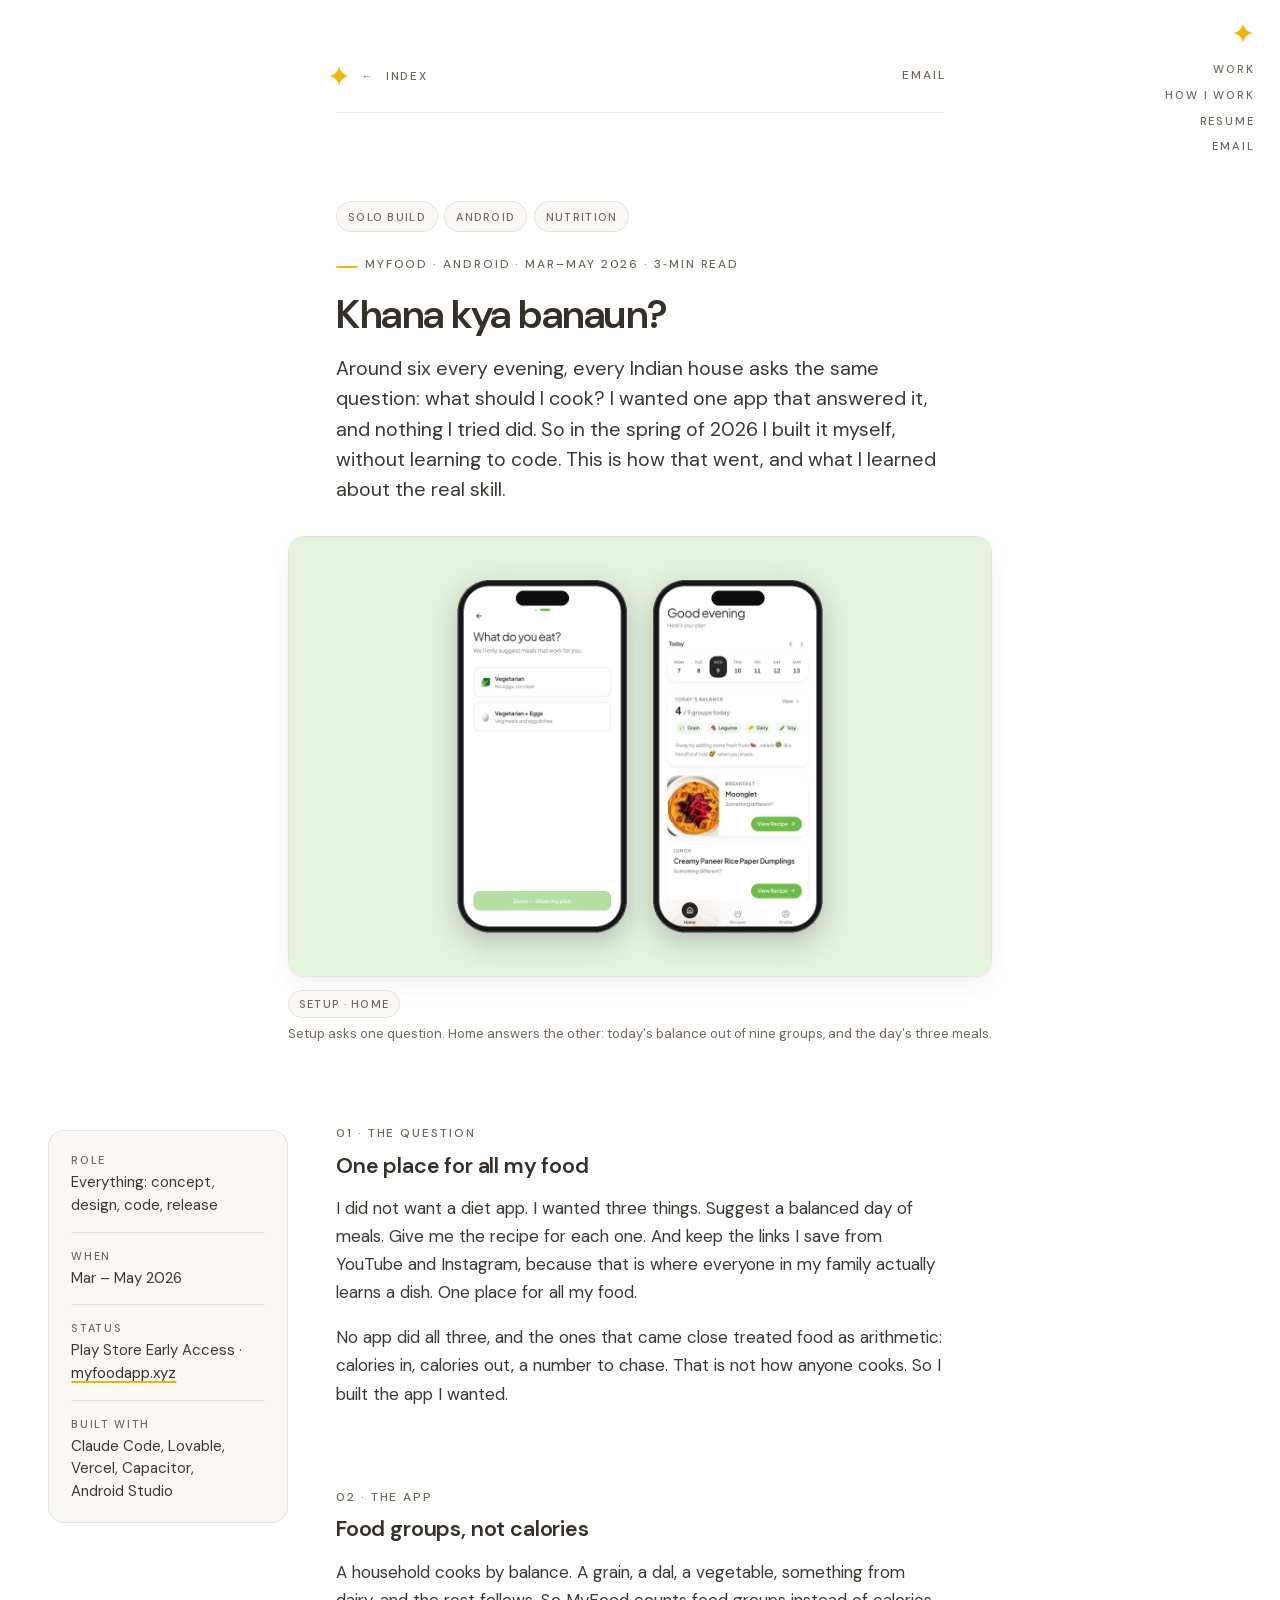
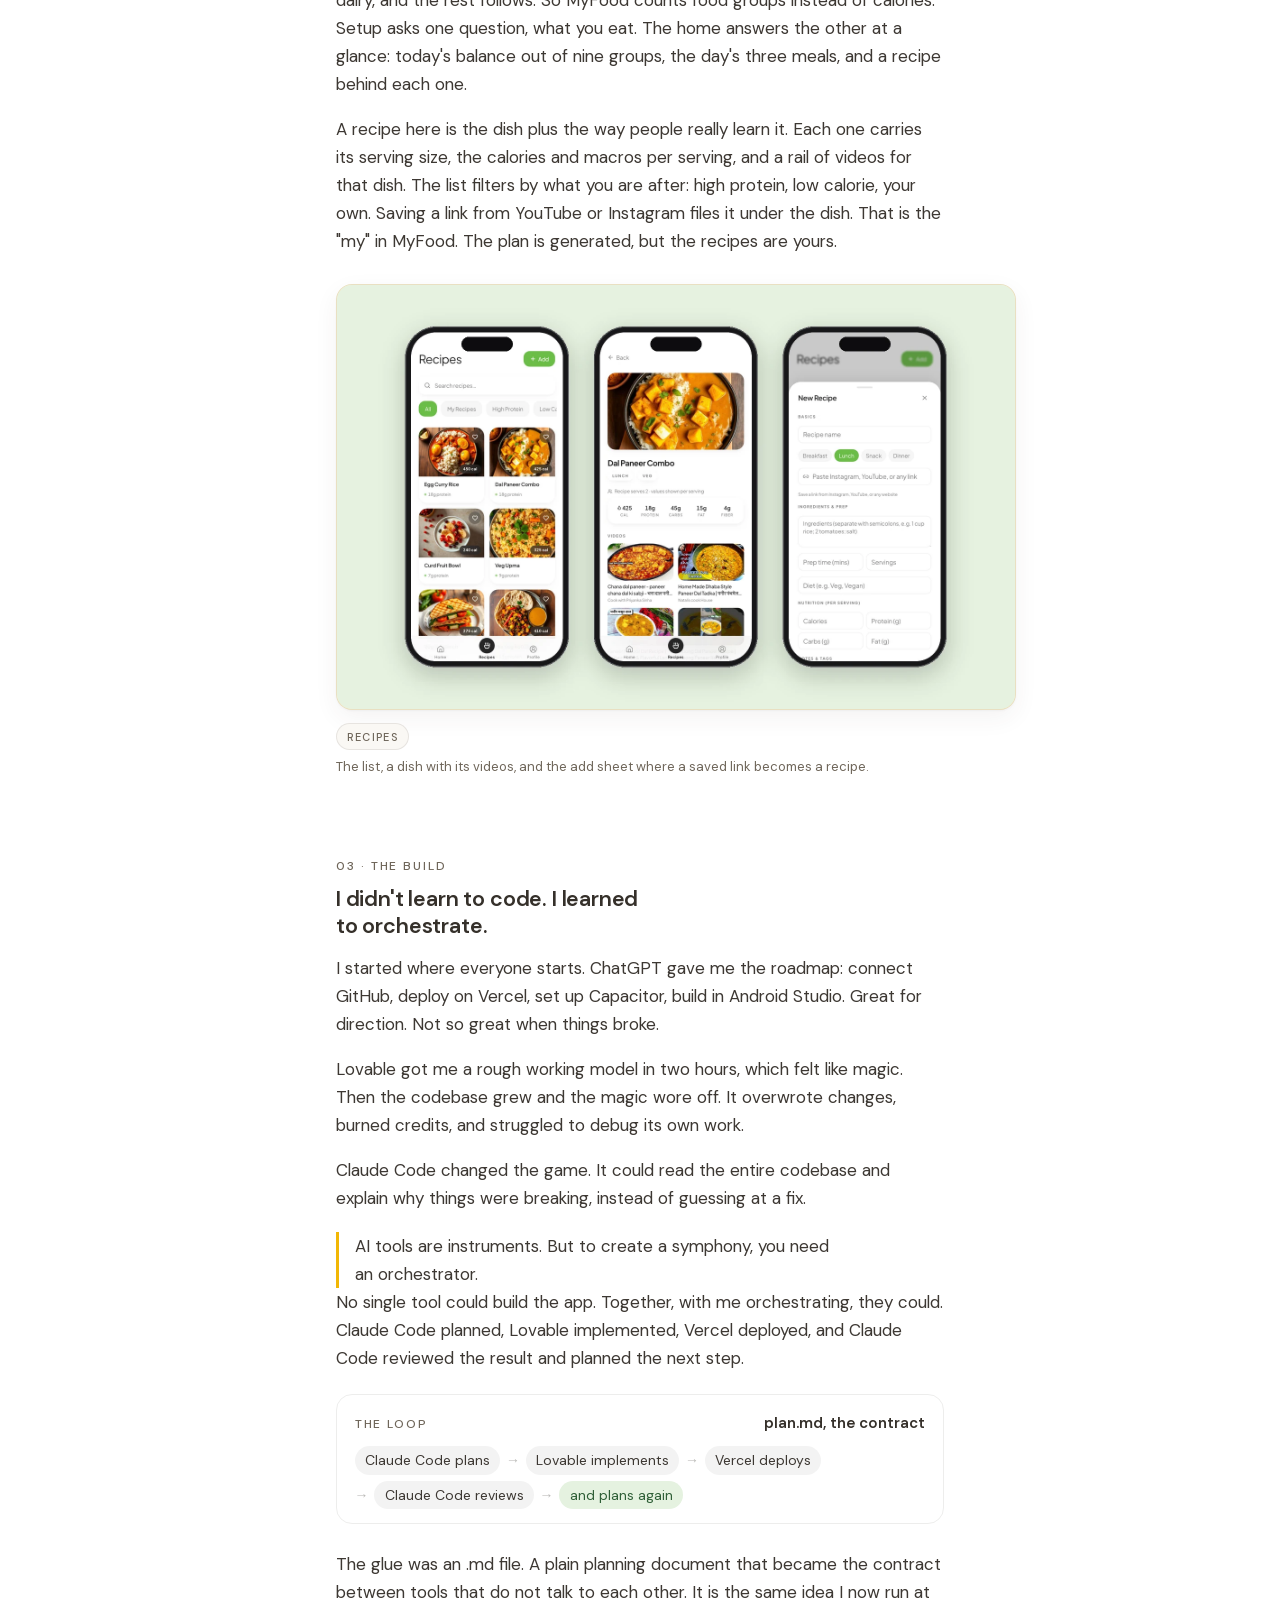
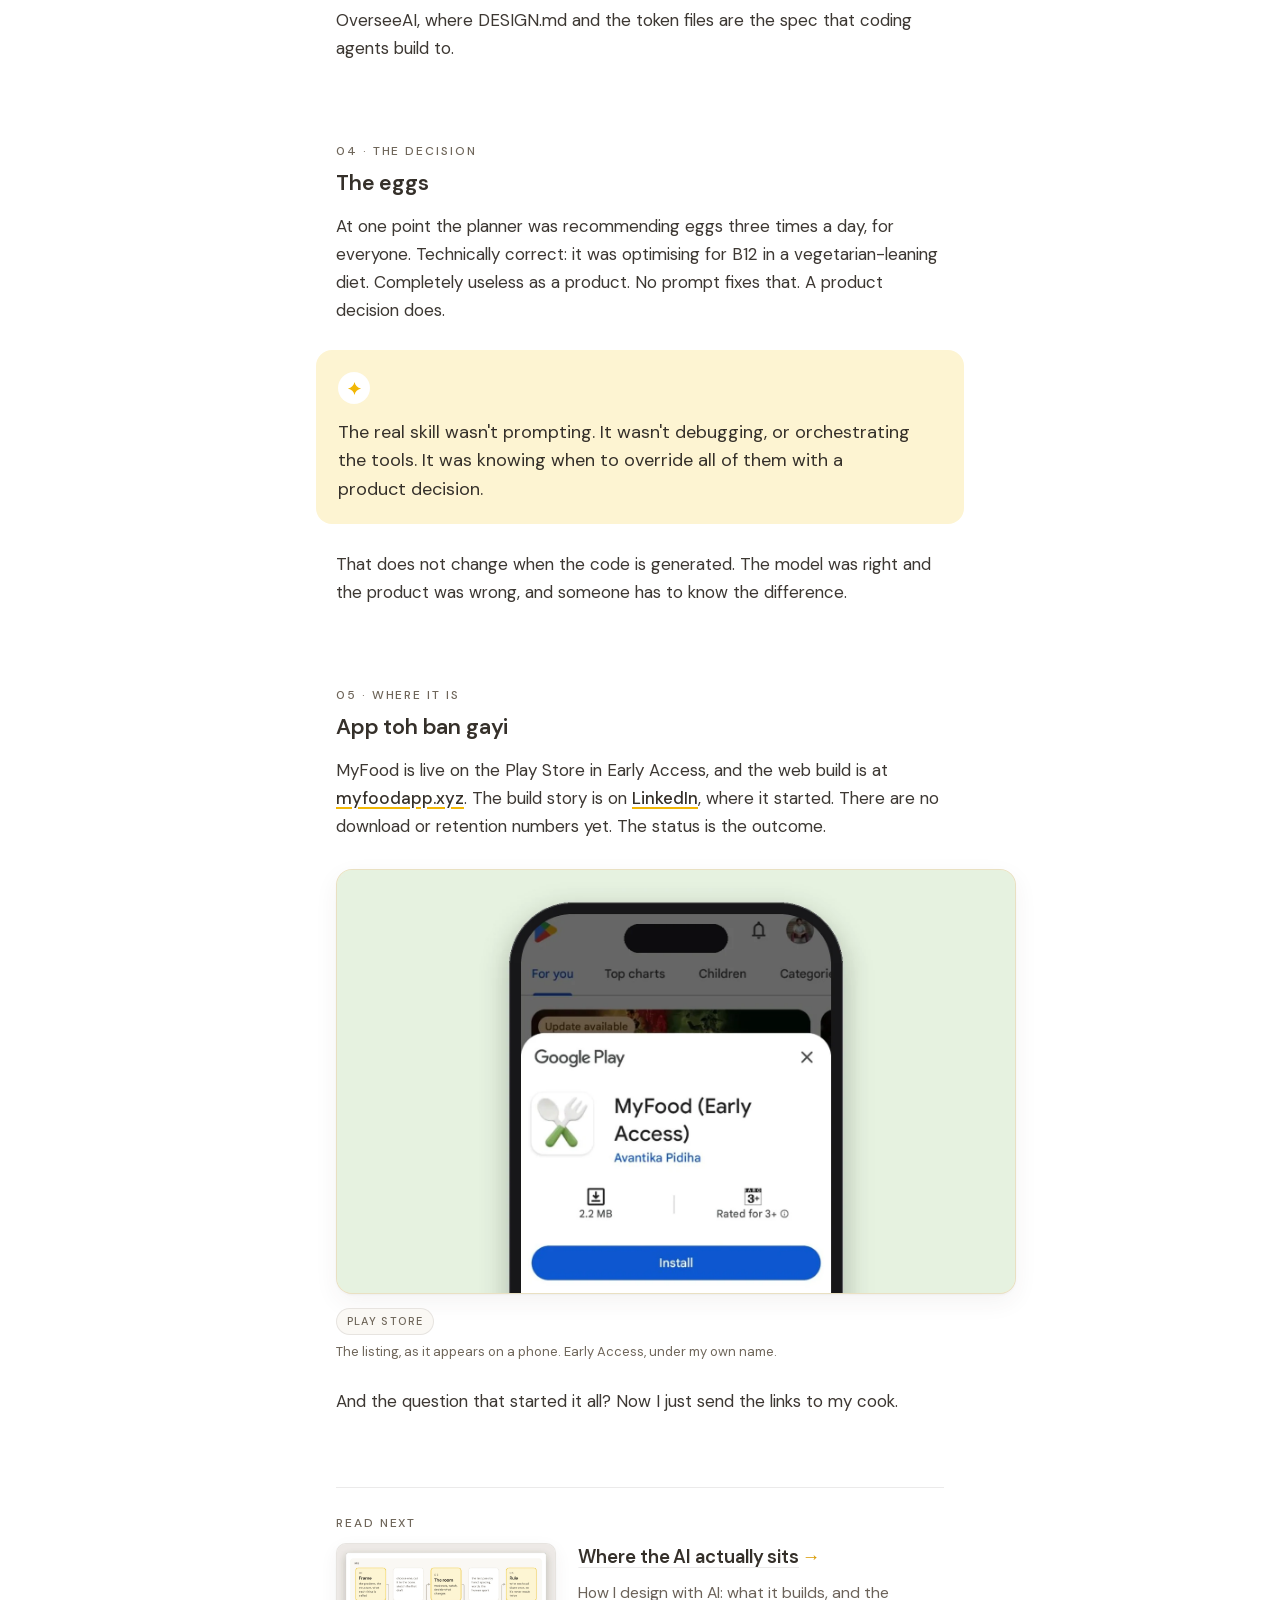
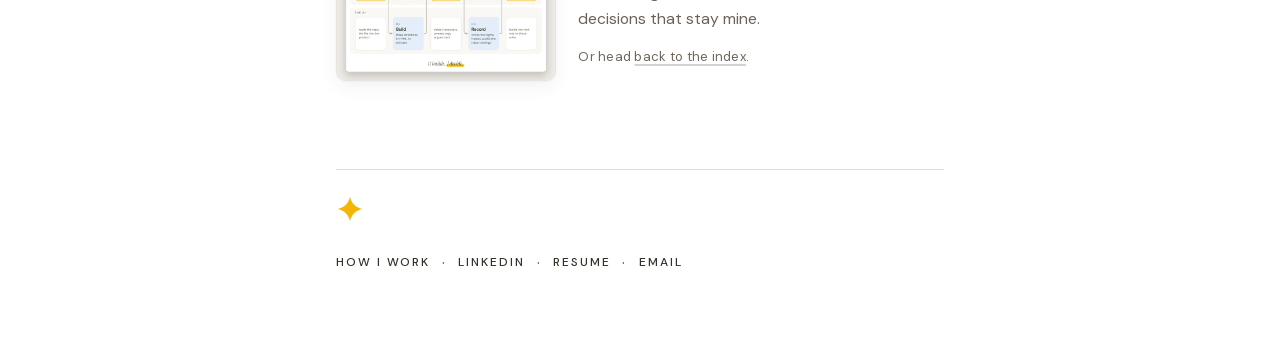
<file: myfood/index.html>
<!DOCTYPE html>
<html lang="en">
<head>
<meta charset="utf-8">
<meta name="viewport" content="width=device-width, initial-scale=1">
<title>Khana kya banaun? — Avantika Pidiha</title>
<meta name="description" content="MyFood, a nutrition app that reframes calorie-counting as food-group balance. Designed, built and shipped solo by Avantika Pidiha.">
<meta name="theme-color" content="#ffffff" media="(prefers-color-scheme: light)">
<meta name="theme-color" content="#17140f" media="(prefers-color-scheme: dark)">
<link rel="canonical" href="https://www.avantikapidiha.com/myfood/">
<!-- STAGING ONLY: remove this noindex line when DNS flips to avantikapidiha.com (launch checklist item) -->
<meta name="robots" content="noindex">
<meta property="og:type" content="article">
<meta property="og:url" content="https://www.avantikapidiha.com/myfood/">
<meta property="og:title" content="Khana kya banaun? — Avantika Pidiha">
<meta property="og:description" content="MyFood, a nutrition app that reframes calorie-counting as food-group balance. Designed, built and shipped solo by Avantika Pidiha.">
<meta property="og:image" content="https://www.avantikapidiha.com/assets/og.jpg">
<meta property="og:image:width" content="1200">
<meta property="og:image:height" content="630">
<meta property="og:image:type" content="image/jpeg">
<meta property="og:image:alt" content="Avantika Pidiha — Founding Product Designer at OverseeAI">
<meta name="twitter:image" content="https://www.avantikapidiha.com/assets/og.jpg">
<meta name="twitter:image:alt" content="Avantika Pidiha — Founding Product Designer at OverseeAI">
<meta name="twitter:card" content="summary_large_image">
<link rel="icon" type="image/svg+xml" href="../assets/mark.svg">
<link rel="apple-touch-icon" href="../assets/apple-touch-icon.png">
<link rel="manifest" href="../site.webmanifest">
<link rel="preload" href="../fonts/instrumentserif-italic-latin.woff2" as="font" type="font/woff2" crossorigin>
<link rel="preload" href="../fonts/dmsans-var-latin.woff2" as="font" type="font/woff2" crossorigin>
<style>
  @font-face { font-family: 'DM Sans'; font-style: italic; font-weight: 400; font-display: swap; src: url(../fonts/dmsans-italic-var-latin-ext.woff2) format('woff2'); unicode-range: U+0100-02BA, U+02BD-02C5, U+02C7-02CC, U+02CE-02D7, U+02DD-02FF, U+0304, U+0308, U+0329, U+1D00-1DBF, U+1E00-1E9F, U+1EF2-1EFF, U+2020, U+20A0-20AB, U+20AD-20C0, U+2113, U+2C60-2C7F, U+A720-A7FF; }
  @font-face { font-family: 'DM Sans'; font-style: italic; font-weight: 400; font-display: swap; src: url(../fonts/dmsans-italic-var-latin.woff2) format('woff2'); unicode-range: U+0000-00FF, U+0131, U+0152-0153, U+02BB-02BC, U+02C6, U+02DA, U+02DC, U+0304, U+0308, U+0329, U+2000-206F, U+20AC, U+2122, U+2191, U+2193, U+2212, U+2215, U+FEFF, U+FFFD; }
  @font-face { font-family: 'DM Sans'; font-style: normal; font-weight: 400 600; font-display: swap; src: url(../fonts/dmsans-var-latin-ext.woff2) format('woff2'); unicode-range: U+0100-02BA, U+02BD-02C5, U+02C7-02CC, U+02CE-02D7, U+02DD-02FF, U+0304, U+0308, U+0329, U+1D00-1DBF, U+1E00-1E9F, U+1EF2-1EFF, U+2020, U+20A0-20AB, U+20AD-20C0, U+2113, U+2C60-2C7F, U+A720-A7FF; }
  @font-face { font-family: 'DM Sans'; font-style: normal; font-weight: 400 600; font-display: swap; src: url(../fonts/dmsans-var-latin.woff2) format('woff2'); unicode-range: U+0000-00FF, U+0131, U+0152-0153, U+02BB-02BC, U+02C6, U+02DA, U+02DC, U+0304, U+0308, U+0329, U+2000-206F, U+20AC, U+2122, U+2191, U+2193, U+2212, U+2215, U+FEFF, U+FFFD; }
  @font-face { font-family: 'Instrument Serif'; font-style: italic; font-weight: 400; font-display: swap; src: url(../fonts/instrumentserif-italic-latin-ext.woff2) format('woff2'); unicode-range: U+0100-02BA, U+02BD-02C5, U+02C7-02CC, U+02CE-02D7, U+02DD-02FF, U+0304, U+0308, U+0329, U+1D00-1DBF, U+1E00-1E9F, U+1EF2-1EFF, U+2020, U+20A0-20AB, U+20AD-20C0, U+2113, U+2C60-2C7F, U+A720-A7FF; }
  @font-face { font-family: 'Instrument Serif'; font-style: italic; font-weight: 400; font-display: swap; src: url(../fonts/instrumentserif-italic-latin.woff2) format('woff2'); unicode-range: U+0000-00FF, U+0131, U+0152-0153, U+02BB-02BC, U+02C6, U+02DA, U+02DC, U+0304, U+0308, U+0329, U+2000-206F, U+20AC, U+2122, U+2191, U+2193, U+2212, U+2215, U+FEFF, U+FFFD; }
</style>
<style>
  /* ————————————————————————————————
     Case-study page template — one file for every case page.
     Same register as the landing page: white ground, DM Sans
     everywhere, Instrument Serif for the name alone, one yellow
     accent system, mobile-first, a 68rem desktop enhancement
     and an 80rem one that hangs the meta card in the margin.
     Gated pages: <main> arrives encrypted (tools/encrypt-page.mjs)
     and is injected after the password unlocks it. Public pages:
     the same file with the gate stripped at build time.
     ———————————————————————————————— */
  :root {
    --paper:  #ffffff;
    --ink:    #3d3833;   /* 11.6:1 */
    --strong: #35302a;   /* 13.1:1 */
    --soft:   #6b6259;   /* 6.0:1 */
    --faint:  #6f665a;   /* 5.6:1 */
    /* The accent is YELLOW, and yellow is a FILL (2026-09-17). At 1.8:1 on
       white it never carries text and never sits under white text: ink does
       the reading, yellow does the marking. Same tokens as the landing page. */
    --sun:      #f2b705; /* sunflower — marks only: sparkle, rules, underlines, dots */
    --sun-fill: #f7cf3d; /* the fill under an ink label — chips, pointer tag */
    --sun-deep: #d99a00; /* deep end — hovers and small glyphs; still never text */
    --on-sun:   #35302a; /* the label on a yellow fill, in BOTH themes — 8.7:1 */
    --accent:   #35302a; /* link text is ink; the yellow lives in the underline */
    --alert:    #a5371b; /* the one red: a wrong password, a dropped step — 6.3:1 */
    --butter: #fdf4d2;   /* the accent's own wash — the default callout */
    --sage:   #e5f2e0;
    --blush:  #fdeee3;   /* a peach now, not a pink */
    --lavender: #eeeaf8;
    --sand:   #f4efe6;   /* oat (was undefined here; the fourth triad mark used it) */
    --mint:   #e4f4ee;
    --sky:    #e6eef6;
    --hairline: rgb(61 56 51 / 0.16);
    --hairline-soft: rgb(61 56 51 / 0.09);
    /* card surfaces (2026-09-10 UI pass). The reference this was cut against
       puts white cards on a cream ground; the ground here stays white, so the
       relationship is inverted — warm cards on white — which keeps her
       identity and still lets every card read as an object. */
    --surface: #faf8f4;
    --surface-line: rgb(61 56 51 / 0.10);
    --lift: 0 1px 2px rgb(61 56 51 / 0.04), 0 8px 24px rgb(61 56 51 / 0.06);
    --display: "Instrument Serif", "Iowan Old Style", Georgia, serif;
    --measure: 38rem;
    --radius: 16px;
  }
  * { margin: 0; padding: 0; box-sizing: border-box; }
  html { -webkit-text-size-adjust: 100%; text-size-adjust: 100%; scroll-behavior: smooth; }
  body {
    background: var(--paper);
    color: var(--ink);
    font-family: "DM Sans", -apple-system, "Helvetica Neue", Arial, sans-serif;
    font-optical-sizing: auto;
    font-size: 1.0625rem;
    line-height: 1.65;
    font-kerning: normal;
    font-variant-ligatures: common-ligatures;
    hanging-punctuation: first last;
    -webkit-font-smoothing: antialiased;
    text-rendering: optimizeLegibility;
  }
  ::selection { background: #fbe7a1; color: var(--strong); }
  .page { max-width: calc(var(--measure) + 3rem); margin-inline: auto; padding-inline: 1.5rem; }
  p, li, dd, figcaption, blockquote { text-wrap: pretty; }

  a {
    color: var(--accent);
    text-decoration: underline;
    text-decoration-thickness: 2px;
    text-decoration-color: var(--sun);
    text-underline-offset: 0.2em;
    transition: text-decoration-color 150ms ease-out;
  }
  a:hover { text-decoration-color: var(--sun-deep); }
  /* in running prose a link is ink like its sentence, so weight is its second
     cue (the underline alone is 1.8:1); hovering lays a marker band under it */
  #cs p a, #cs li a, #teaser p a { font-weight: 500; border-radius: 2px; transition: text-decoration-color 150ms ease-out, background-color 150ms ease-out; }
  #cs p a:hover, #cs li a:hover, #teaser p a:hover { background-color: var(--butter); }
  /* an inline marker band for one sentence in running prose; the ink stays the
     sentence's own, only the ground changes, and it wraps cleanly across lines */
  #cs p mark { background: var(--butter); color: inherit; padding: 0.08em 0.18em; margin: 0 -0.18em; border-radius: 3px; -webkit-box-decoration-break: clone; box-decoration-break: clone; }
  :focus-visible { outline: 2px solid var(--ink); outline-offset: 3px; border-radius: 2px; text-decoration: none; }

  /* ——— Top bar: the way back — sparkle mark + a small caps hint ——— */
  .top {
    display: flex; justify-content: space-between; align-items: center; gap: 1rem;
    padding-top: clamp(1.25rem, 4vh, 2.4rem);
    padding-bottom: 0.9rem;
    border-bottom: 1px solid var(--surface-line);
  }
  .home {
    display: inline-flex; align-items: center; gap: 0.7rem;
    padding: 0.65rem 0.5rem 0.65rem 0;   /* 44px tap target on phones */
    margin-left: -0.5rem;                 /* keep visual alignment despite padding */
    color: var(--faint); text-decoration: none;
    font-size: 0.72rem; font-weight: 500; letter-spacing: 0.16em; text-transform: uppercase;
    transition: color 150ms ease-out;
  }
  .home:hover { color: var(--accent); }
  .home .mark { width: 22px; height: 22px; color: var(--sun); display: inline-block; transition: transform 250ms cubic-bezier(0.23, 1, 0.32, 1); }
  .home .mark svg { display: block; width: 100%; height: 100%; }
  .home:hover .mark { transform: rotate(-20deg) scale(1.1); }
  .home .arrow { display: inline-block; transition: transform 200ms cubic-bezier(0.23, 1, 0.32, 1); }
  .home:hover .arrow { transform: translateX(-3px); }
  .caps, .site-nav a, .kicker, dt, .tag, .label {
    font-size: 0.75rem; font-weight: 500; letter-spacing: 0.16em; text-transform: uppercase; color: var(--faint);
  }
  .site-nav { display: flex; align-items: center; column-gap: 0.85rem; flex-wrap: wrap; }
  .site-nav a {
    display: inline-flex; align-items: center; min-height: 44px; padding-inline: 0.3rem;
    margin-inline: -0.3rem calc(-0.3rem - 0.16em);
    text-decoration: underline; text-decoration-color: transparent; text-decoration-thickness: 1px; text-underline-offset: 0.25em;
    color: var(--faint);
  }
  .site-nav a:hover { text-decoration-color: var(--accent); color: var(--accent); }
  .site-nav .sep { color: var(--faint); user-select: none; }

  /* ——— Gate: the door. First thing in the column under the dek, white on the
     paper so it reads as the one actionable object on a locked page. It says
     what's inside, why it's locked, and takes the password — nothing else.
     (Stripped from public builds.) ——— */
  #gate {
    margin: 1.9rem 0 0;
    padding: 2.1rem 2.2rem 2.2rem;
    border: 1px solid var(--surface-line); border-radius: var(--radius);
    background: #fff;
    box-shadow: var(--lift);
    text-align: left;
  }
  #gate .mark { width: 30px; height: 30px; color: var(--sun); display: block; margin-bottom: 1.1rem; }
  #gate .mark svg { display: block; width: 100%; height: 100%; }
  #gate h2 {
    font-family: var(--display);
    font-style: italic;
    font-weight: 400;
    font-size: clamp(1.7rem, 1.15rem + 2.1vw, 2.15rem);
    line-height: 1.08;
    color: var(--strong);
    letter-spacing: -0.005em;
    text-wrap: balance;
  }
  #gate .inside { margin-top: 0.95rem; color: var(--ink); font-size: 1.0625rem; line-height: 1.55; }
  #gate .why { margin-top: 0.7rem; color: var(--soft); font-size: 0.9375rem; line-height: 1.5; }
  #gate form { display: flex; gap: 0.6rem; margin-top: 1.5rem; }
  #gate label { position: absolute; width: 1px; height: 1px; overflow: hidden; clip: rect(0 0 0 0); }
  #gate input {
    flex: 1 1 auto; min-width: 0; min-height: 50px; padding: 0.55rem 1rem;
    font: inherit; color: var(--strong); background: #fff;
    border: 1px solid rgb(61 56 51 / 0.28); border-radius: 12px;
    transition: border-color 150ms ease-out;
  }
  #gate input:hover { border-color: rgb(61 56 51 / 0.45); }
  #gate input:focus-visible { outline: 2px solid var(--ink); outline-offset: 2px; border-color: transparent; }
  #gate input[aria-invalid="true"] { border-color: var(--alert); }
  #gate button {
    min-height: 50px; padding-inline: 1.35rem; border: 0; border-radius: 12px;
    font: inherit; font-weight: 500; color: #fff; background: var(--strong);
    transition: background-color 150ms ease-out, transform 200ms cubic-bezier(0.23, 1, 0.32, 1);
  }
  #gate button:hover { background: var(--sun-fill); color: var(--on-sun); }
  #gate button:active { transform: scale(0.97); }
  #gate button[disabled] { opacity: 0.6; }
  #gate .msg { min-height: 1.4em; margin-top: 0.5rem; font-size: 0.9375rem; color: var(--soft); }
  #gate .msg.err { color: var(--alert); }
  #gate .ask { margin-top: 0.5rem; font-size: 0.9375rem; color: var(--soft); }
  .locked #cs { display: none; }
  html:not(.locked) #gate { display: none; }
  noscript p { margin-top: 1rem; }

  /* ——— Case-study content ——— */
  #cs { margin-top: clamp(2.5rem, 8vh, 4.5rem); }
  .hero .kicker { display: block; margin-bottom: 1rem; }
  .hero h1 {
    font-size: clamp(1.75rem, 1.15rem + 2.6vw, 2.5rem);
    font-weight: 600; line-height: 1.15; letter-spacing: -0.012em; color: var(--strong);
    max-width: 22ch;
  }
  .hero .dek { margin-top: 1.1rem; font-size: 1.15em; line-height: 1.55; }
  .hero .dek + p { margin-top: 0.9rem; }
  .tags { display: flex; flex-wrap: wrap; gap: 0.4rem; margin-bottom: 1rem; }
  .tags .tag {
    display: inline-block; padding: 0.34rem 0.68rem 0.3rem; border-radius: 999px;
    background: var(--surface); border: 1px solid var(--surface-line);
    letter-spacing: 0.12em; font-size: 0.6875rem;
  }

  /* the cover: the same artifact card the landing page links from, so the card
     you clicked becomes the page's header image. 16:10, 1504×940, like every
     other figure on the site. */
  .cover { margin-top: 1.9rem; }
  .cover img {
    display: block; width: 100%; height: auto;
    border-radius: var(--radius); border: 1px solid var(--surface-line);
    background: var(--surface); box-shadow: var(--lift);
  }

  /* the meta card: the reference's sticky card, in our voice. Phone = a 2-col dl
     right under the hero; 80rem+ = hangs in the left margin and sticks. */
  .meta {
    margin-top: 2rem; padding: 1.35rem 1.4rem 1.25rem;
    border: 1px solid var(--surface-line); border-radius: var(--radius);
    display: grid; grid-template-columns: 1fr 1fr; gap: 1.15rem 1.4rem; font-size: 0.9375rem; line-height: 1.5;
    background: var(--surface);
  }
  .meta > div { min-width: 0; }
  .meta dt { margin-bottom: 0.32rem; font-size: 0.6875rem; letter-spacing: 0.15em; }
  .meta dd { color: var(--ink); }
  .meta .wide { grid-column: 1 / -1; }
  .meta .status::before { content: ""; display: inline-block; width: 8px; height: 8px; border-radius: 50%; background: #3f8a52; margin-right: 0.45em; vertical-align: 1px; }
  .meta .status.wip::before { background: var(--sun-deep); }
  @media (prefers-reduced-motion: no-preference) {
    /* a work-in-progress dot that breathes — the only looping animation on
       the site, and only on a page that is genuinely still moving */
    .meta .status.wip::before { animation: wip-pulse 2.6s ease-in-out infinite; }
    @keyframes wip-pulse {
      0%, 100% { transform: scale(1); opacity: 1; }
      50%      { transform: scale(1.15); opacity: 0.6; }
    }
  }
  /* the impact table: hairline rows, label left, value right — the one place
     on a case page where numbers are allowed to line up and be scanned. */
  .meta .impact { display: grid; gap: 0; }
  .meta .impact div {
    display: flex; justify-content: space-between; align-items: baseline; gap: 0.75rem;
    padding: 0.5rem 0; border-bottom: 1px solid var(--surface-line);
  }
  .meta .impact div:first-child { padding-top: 0.15rem; }
  .meta .impact div:last-child { border-bottom: 0; padding-bottom: 0; }
  .meta .impact span { color: var(--soft); font-size: 0.875rem; line-height: 1.4; }
  .meta .impact b { font-weight: 600; color: var(--strong); font-variant-numeric: tabular-nums; white-space: nowrap; }
  .meta ul { list-style: none; padding: 0; }
  .meta li + li { margin-top: 0.15rem; }

  /* the reader's grid: meta beside the body at 80rem+, stacked below it */
  .cs-grid { display: block; }
  .cs-body > section:first-child { margin-top: clamp(2.75rem, 8vh, 4rem); }

  #cs section { position: relative; margin-top: clamp(3rem, 8vh, 4.25rem); }
  #cs section > .label { display: block; margin-bottom: 0.55rem; }
  #cs h2 {
    font-size: 1.35rem; font-weight: 600; line-height: 1.25; letter-spacing: -0.008em; color: var(--strong);
    margin-bottom: 0.9rem; max-width: 30ch; text-wrap: pretty;
  }
  /* the section number sits on a small yellow chip: yellow can't be the numeral, so it is the ground under it */
  #cs h2 .num { display: inline-block; padding: 0.12em 0.42em 0.1em; margin-right: 0.6em; border-radius: 6px; background: var(--sun-fill); color: var(--on-sun); font-size: 0.72em; font-weight: 600; letter-spacing: 0.02em; vertical-align: 0.14em; font-variant-numeric: tabular-nums; }
  #cs h3 { font-size: 1.0625rem; font-weight: 600; color: var(--strong); margin: 1.8rem 0 0.35rem; }
  #cs p + p, #cs ul + p, #cs p + ul, #cs ol + p, #cs p + ol { margin-top: 1em; }
  #cs figure + p, #cs figure + h3, #cs dl + p, #cs .compare + p, #cs .card + p, #cs .triad + p, #cs .flow + p, #cs .quotes + p, #cs .ifthen + p, #cs .funnel + p, #cs .counts + p, #cs .callout + p, #cs .baseline + p, #cs .demo + p { margin-top: 1.6rem; }
  #cs p + .baseline, #cs p + .flow, #cs p + .quotes, #cs p + .ifthen, #cs p + dl, #cs p + .compare { margin-top: 1.4rem; }
  #cs p + .callout { margin-top: 1.6rem; }   /* a p.callout would otherwise take #cs p + p's 1em */
  #cs ul, #cs ol { padding-left: 1.15rem; }
  #cs li + li { margin-top: 0.35em; }
  #cs li::marker { color: var(--faint); }
  #cs strong { font-weight: 600; color: var(--strong); }
  #cs .lead { font-size: 1.15em; line-height: 1.55; color: var(--strong); }

  /* the key insight / the reframe: her blush wash, now a proper card with a
     mark on it, so the one paragraph that owns a cost looks like an object on
     the page rather than a highlighted sentence. */
  .callout {
    position: relative;
    background: var(--butter); border-radius: var(--radius);
    padding: 1.4rem 1.4rem 1.3rem; margin: 1.6rem -0.75rem 0;
    font-size: 1.0625em; line-height: 1.58; color: var(--strong);
  }
  .callout::before {
    content: ""; display: block; width: 32px; height: 32px; margin-bottom: 0.85rem;
    border-radius: 50%; background-color: #fff;
    background-image: url("data:image/svg+xml;utf8,<svg xmlns='http://www.w3.org/2000/svg' viewBox='0 0 24 24'><path d='M12 1.5 C13.4 7.4 16.6 10.6 22.5 12 C16.6 13.4 13.4 16.6 12 22.5 C10.6 16.6 7.4 13.4 1.5 12 C7.4 10.6 10.6 7.4 12 1.5 Z' fill='%23f2b705'/></svg>");
    background-size: 15px 15px; background-position: center; background-repeat: no-repeat;
  }
  .callout.sage { background: var(--sage); }
  .callout.lavender { background: var(--lavender); }
  .callout .label { display: block; margin-bottom: 0.4rem; }
  .callout .who { display: block; margin-top: 0.5rem; font-size: 0.8125rem; color: var(--soft); }

  /* cards: hairline boxes for hypotheses, triads, layers, persona */
  .card { border: 1px solid var(--surface-line); border-radius: var(--radius); padding: 1.2rem 1.3rem; margin-top: 1.4rem; background: var(--surface); }
  .card .label { display: block; margin-bottom: 0.45rem; }
  #cs .card h3 { margin: 0 0 0.4rem; }
  .card p { font-size: 1rem; }
  .card.big p { font-size: 1.15em; line-height: 1.5; color: var(--strong); }
  .card + .card { margin-top: 0.9rem; }
  .triad { display: grid; grid-template-columns: 1fr; gap: 0.9rem; margin-top: 1.4rem; }
  .triad .card { margin-top: 0; }
  .triad .card h3 { font-size: 1rem; }
  .triad .card p { font-size: 0.9375rem; line-height: 1.55; }
  /* the mark is a chip, not a dot: a 28px disc the card hangs off, the same
     move the callout makes one size up */
  .triad .mark {
    display: block; width: 28px; height: 28px; border-radius: 50%;
    background: var(--butter); margin-bottom: 0.8rem;
  }
  .triad .card:nth-child(4n+2) .mark { background: var(--sage); }
  .triad .card:nth-child(4n+3) .mark { background: var(--lavender); }
  .triad .card:nth-child(4n+4) .mark { background: var(--blush); }
  @media (min-width: 48rem) {
    .triad.quad { grid-template-columns: 1fr 1fr; }                                  /* two across */
    .triad.quad .card:last-child:nth-child(odd) { grid-column: 1 / -1; }             /* an odd last card takes the row */
  }

  /* numbers: receipts strip (outcomes) and the funnel (boxed, divided) */
  .receipts, .metrics {
    display: grid; grid-template-columns: repeat(auto-fit, minmax(7.5rem, 1fr)); gap: 1.25rem 1.5rem;
    margin-top: 1.5rem; padding-top: 1.4rem; border-top: 1px solid var(--hairline);
  }
  .receipts .n, .metrics .n, .funnel .n, .counts .n {
    display: block; font-size: 2.125rem; font-weight: 600; line-height: 1.05; letter-spacing: -0.02em; color: var(--strong);
    font-variant-numeric: tabular-nums;
  }
  .receipts .l, .metrics .l, .funnel .l, .counts .l { display: block; margin-top: 0.4rem; font-size: 0.875rem; line-height: 1.4; color: var(--soft); }
  .funnel {
    display: grid; grid-template-columns: 1fr 1fr; margin: 1.4rem 0 0; border: 1px solid var(--hairline-soft); border-radius: var(--radius); overflow: hidden;
  }
  .funnel > div { padding: 1rem 1.1rem; border-right: 1px solid var(--hairline-soft); border-bottom: 1px solid var(--hairline-soft); }
  .funnel > div:nth-child(2n) { border-right: 0; }
  .funnel .n { font-size: 1.75rem; }
  .funnel .sub { display: block; font-size: 0.75rem; color: var(--faint); margin-bottom: 0.3rem; letter-spacing: 0.08em; text-transform: uppercase; }
  .counts { display: grid; grid-template-columns: repeat(auto-fit, minmax(7rem, 1fr)); gap: 1rem 1.5rem; margin-top: 1.4rem; }
  .counts .n { font-size: 1.75rem; }
  .counts .sub { display: block; font-size: 0.8125rem; color: var(--faint); margin-bottom: 0.2rem; }

  /* quotes from research: a hairline rule, tagged ABOVE by the question asked;
     the one dissenting voice gets .against and the red rule */
  .quotes { display: grid; grid-template-columns: 1fr; gap: 1.1rem 2rem; margin-top: 1.4rem; }
  .quotes blockquote { margin: 0; padding-left: 1rem; border-left: 2px solid var(--hairline); background: none; border-radius: 0; }
  .quotes blockquote p { font-size: 0.9375rem; line-height: 1.5; color: var(--ink); }
  .quotes blockquote p::before { content: "“"; color: inherit; }
  .quotes blockquote p::after { content: "”"; color: inherit; }
  .quotes .asked { display: block; margin-bottom: 0.3rem; letter-spacing: 0.12em; }
  .quotes .against { border-left-color: var(--alert); }
  .quotes cite { display: block; margin-top: 0.5rem; font-style: normal; font-size: 0.8125rem; color: var(--soft); }

  /* the problem's input numbers: visibly quieter than outcomes */
  .baseline { display: grid; grid-template-columns: repeat(3, 1fr); gap: 0.75rem 1rem; margin-top: 1.4rem; padding-top: 1rem; border-top: 1px solid var(--hairline); }
  .baseline .cap { grid-column: 1 / -1; }
  .baseline .n { display: block; font-size: 1.5rem; font-weight: 600; line-height: 1.1; letter-spacing: -0.01em; color: var(--soft); font-variant-numeric: tabular-nums; }
  .baseline .l { display: block; margin-top: 0.3rem; font-size: 0.8125rem; line-height: 1.4; color: var(--faint); }
  blockquote.pull { margin: 1.2rem 0 0; padding-left: 1rem; border-left: 3px solid var(--sun); color: var(--ink); }
  blockquote.pull cite { display: block; margin-top: 0.4rem; font-style: normal; font-size: 0.8125rem; color: var(--soft); }

  /* flow chips: a journey as a chain; .drop marks where it broke, .new what the redesign added */
  .flow { margin-top: 1.4rem; padding: 1rem 1.1rem 0.85rem; border: 1px solid var(--hairline-soft); border-radius: var(--radius); }
  .flow + .flow { margin-top: 0.75rem; }
  .flow .head { display: flex; flex-wrap: wrap; justify-content: space-between; gap: 0.2rem 1rem; align-items: baseline; margin-bottom: 0.65rem; }
  .flow .head .label { display: inline; }
  .flow .head b { font-weight: 600; color: var(--strong); font-variant-numeric: tabular-nums; font-size: 0.9375rem; }
  .flow .chain { display: flex; flex-wrap: wrap; align-items: center; gap: 0.4rem 0.35rem; }
  .flow .chip {
    display: inline-block; padding: 0.32rem 0.65rem; border-radius: 999px; background: rgb(61 56 51 / 0.06);
    font-size: 0.875rem; line-height: 1.3; color: var(--ink);
  }
  .flow .chip.drop { background: var(--blush); color: var(--alert); }
  .flow .chip.new { background: var(--sage); color: #2f5f37; }
  .flow .arr { color: rgb(61 56 51 / 0.35); font-size: 0.875rem; }
  .bind { display: inline-flex; align-items: center; gap: inherit; }   /* an arrow and the chip it points at (build.mjs). Inline-flex already keeps the pair on one line; the chip's own text may still wrap on a phone */
  .flow .chip small { font-size: 0.8125rem; color: var(--soft); margin-left: 0.3em; }
  .flow .chain + .chain { margin-top: 0.45rem; }

  /* if/then: the rules the system follows (edge cases made explicit) */
  .ifthen { margin-top: 1.4rem; border: 1px solid var(--hairline-soft); border-radius: var(--radius); overflow: hidden; }
  .ifthen .row { display: grid; grid-template-columns: 1fr; gap: 0.25rem 1rem; padding: 0.8rem 1.1rem; border-bottom: 1px solid var(--hairline-soft); font-size: 0.9375rem; }
  .ifthen .row:last-child { border-bottom: 0; }
  .ifthen .if::before, .ifthen .then::before { font-size: 0.6875rem; font-weight: 500; letter-spacing: 0.14em; color: var(--faint); margin-right: 0.5em; }
  .ifthen .if::before { content: "IF"; }
  .ifthen .then::before { content: "THEN"; }
  .ifthen .then { color: var(--strong); }
  .ifthen .then b { font-weight: 600; color: var(--strong); }
  .ifthen .none { color: var(--faint); font-weight: 400; }

  /* two-column definition rows (success metrics, principles) */
  /* compare: a small labelled table for before/after and round-by-round comparisons.
     Column heads say what each column is, so nothing needs a colour key. */
  .compare { width: 100%; margin-top: 1.4rem; border-collapse: collapse; font-size: 0.9375rem; line-height: 1.4; }
  .compare caption { caption-side: top; text-align: left; font-size: 0.6875rem; letter-spacing: 0.15em; text-transform: uppercase; color: var(--soft); padding-bottom: 0.7rem; }
  .compare th, .compare td { text-align: left; vertical-align: top; padding: 0.6rem 0.9rem 0.6rem 0; border-top: 1px solid var(--hairline-soft); }
  .compare th:last-child, .compare td:last-child { padding-right: 0; }
  .compare thead th { border-top: 0; font-size: 0.8125rem; font-weight: 600; color: var(--strong); padding-top: 0; padding-bottom: 0.5rem; }
  .compare tbody th { font-weight: 400; color: var(--soft); }
  .compare tbody td { color: var(--ink); }
  .compare tbody td:last-child { color: var(--strong); font-weight: 500; }
  .compare tbody tr:last-child > * { border-bottom: 1px solid var(--hairline-soft); }
  .compare small { display: block; color: var(--soft); font-size: 0.8125rem; font-weight: 400; margin-top: 0.1rem; }
  .defs { margin-top: 1.2rem; }
  .defs div { display: grid; grid-template-columns: 7.5rem 1fr; gap: 0.25rem 1rem; padding: 0.6rem 0; border-top: 1px solid var(--hairline-soft); font-size: 0.9875rem; }
  .defs div:last-child { border-bottom: 1px solid var(--hairline-soft); }
  .defs dt { align-self: start; padding-top: 0.2rem; }
  .defs dd { color: var(--ink); }
  .defs.wide div { grid-template-columns: 1fr; }   /* long terms (driver → place) stack on phones */

  .qa h3::before { content: "“"; color: var(--sun-deep); margin-right: 0.1em; }
  .qa h3::after { content: "”"; color: var(--sun-deep); margin-left: 0.1em; }

  /* ——— Mini demos: a pattern you can feel in five seconds ———
     The page source carries MARKUP ONLY (the linter forbids script and style in
     a page fragment). Behaviour lives in the script at the bottom of this file
     and is fully delegated, so a demo works whether it shipped in the HTML or
     arrived after the gate unlocked. */
  .demo {
    margin-top: 1.7rem; border: 1px solid var(--surface-line); border-radius: var(--radius);
    background: var(--surface); overflow: hidden;
  }
  .demo .dhead {
    display: flex; align-items: baseline; justify-content: space-between; gap: 0.2rem 1rem; flex-wrap: wrap;
    padding: 0.8rem 1.15rem; border-bottom: 1px solid var(--surface-line); background: #fff;
  }
  .demo .dhead .label { display: inline; }
  .demo .dhead b { font-weight: 600; font-size: 0.9375rem; color: var(--strong); }
  .demo .dbody { padding: 1.15rem; }
  .demo .dline { font-size: 0.9375rem; line-height: 1.55; color: var(--ink); }
  .demo .dact { display: flex; flex-wrap: wrap; gap: 0.5rem; margin-top: 1rem; }
  .demo .dbtn {
    font: inherit; font-size: 0.875rem; font-weight: 500; line-height: 1.1;
    padding: 0.62rem 0.9rem; border-radius: 10px; border: 1px solid var(--surface-line);
    background: #fff; color: var(--strong); cursor: pointer;
    transition: background-color 140ms ease-out, border-color 140ms ease-out, opacity 140ms ease-out;
  }
  .demo .dbtn:hover { border-color: rgb(61 56 51 / 0.3); }
  .demo .dbtn.primary { background: var(--strong); border-color: var(--strong); color: #fff; }
  .demo .dbtn.primary:hover { background: var(--sun-fill); border-color: var(--sun-fill); color: var(--on-sun); }
  .demo .dbtn.ghost { background: none; border-color: transparent; color: var(--soft); }
  .demo .dbtn[disabled] { opacity: 0.42; cursor: default; }
  .demo .dbtn[disabled]:hover { border-color: var(--surface-line); }
  .demo .dbtn.primary[disabled]:hover { background: var(--strong); border-color: var(--strong); color: var(--paper); }
  .demo .dbtn.ghost[disabled]:hover { background: none; border-color: transparent; }
  .demo .dstate { margin-top: 0.9rem; font-size: 0.8125rem; line-height: 1.5; color: var(--faint); }
  .demo .bar { height: 4px; border-radius: 999px; background: rgb(61 56 51 / 0.1); margin-top: 0.9rem; overflow: hidden; }
  .demo .bar i { display: block; height: 100%; width: 0; background: var(--sun); transition: width 1.4s linear; }
  #cs .demo .drows { list-style: none; padding: 0; margin: 0; }   /* #cs: has to beat the prose list indent (#cs ul) */
  #cs .demo .drows li + li { margin-top: 0; }
  .demo .drows li {
    display: flex; align-items: center; gap: 1rem;
    padding: 0.72rem 1.15rem; border-bottom: 1px solid var(--surface-line);
    transition: background-color 160ms ease-out;
  }
  .demo .drows li:last-child { border-bottom: 0; }
  .demo .dinfo { flex: 1 1 auto; min-width: 0; }
  .demo .drows li > .dbtn { flex: none; }
  .demo .dcell { display: block; font-size: 0.875rem; font-weight: 500; color: var(--strong); }
  .demo .dsig { display: block; margin-top: 0.1rem; font-size: 0.8125rem; color: var(--faint); }
  .demo .dvals { display: block; margin-top: 0.1rem; font-size: 0.8125rem; color: var(--soft); font-variant-numeric: tabular-nums; }
  .demo .drows li.done { background: rgb(61 56 51 / 0.025); }
  .demo .drows li.done .dcell { color: var(--soft); font-weight: 400; }
  .demo .dfoot {
    display: flex; align-items: center; justify-content: space-between; gap: 0.75rem; flex-wrap: wrap;
    padding: 0.85rem 1.15rem; border-top: 1px solid var(--surface-line); background: #fff;
  }
  .demo .dcount { font-size: 0.8125rem; color: var(--faint); font-variant-numeric: tabular-nums; }
  .demo .dfoot .dact { margin-top: 0; }

  /* ——— Figures: the landing page's artifact-card slot ——— */
  .thumbs { margin: 1.8rem 0 0; }
  .thumbs img {
    display: block; width: 100%; height: auto;
    border-radius: var(--radius); border: 1px solid var(--surface-line);
    background: var(--butter);             /* the card's wash shows while the bytes decrypt */
    box-shadow: var(--lift);
  }
  .thumbs .pair { display: grid; grid-auto-flow: column; grid-auto-columns: 1fr; gap: 1rem; }
  /* Figures open full-width on a click: dense screens deserve a closer look.
     One fixed layer on the page's own paper, the image contained inside it,
     Escape or a click closes. Built by the script at the foot of the page. */
  #cs .thumbs img { cursor: zoom-in; }
  #cs .thumbs img:focus-visible { outline: 2px solid var(--ink); outline-offset: 4px; }
  .zoom { position: fixed; inset: 0; z-index: 60; display: grid; place-items: center; padding: clamp(0.75rem, 3vmin, 2rem);
    background: rgb(253 252 250 / 0.96); cursor: zoom-out; opacity: 0; transition: opacity 220ms ease-out; }
  .zoom.on { opacity: 1; }
  .zoom img { max-width: 100%; max-height: 100%; width: auto; height: auto; border-radius: var(--radius); box-shadow: 0 2px 6px rgb(61 56 51 / 0.08), 0 30px 70px rgb(61 56 51 / 0.18);
    transform: scale(0.985); transition: transform 260ms cubic-bezier(0.23, 1, 0.32, 1); }
  .zoom.on img { transform: none; }
  @media (max-width: 40rem) {   /* phones: a text figure at 100% is unreadable, so it opens wide and pans */
    .zoom { place-items: start; overflow: auto; -webkit-overflow-scrolling: touch; padding: 1rem; }
    .zoom img { max-width: none; max-height: none; width: 260vw; }
  }
  .zoom .hint { position: absolute; bottom: 1rem; left: 50%; transform: translateX(-50%); font-size: 0.75rem; letter-spacing: 0.12em; text-transform: uppercase; color: var(--faint); }
  @media (max-width: 40rem) { .zoom .hint { position: fixed; background: var(--paper, #fdfcfa); padding: 0.3rem 0.7rem; border-radius: 999px; } }
  @media (prefers-color-scheme: dark) { .zoom { background: rgb(23 20 15 / 0.96); } }
  .thumbs .pair img { height: 100%; object-fit: cover; }
  /* caption as a line of its own furniture: the tag is a pill, the sentence
     sits under it rather than running on from it */
  .thumbs figcaption, .cover figcaption { margin-top: 0.85rem; font-size: 0.8125rem; line-height: 1.55; color: var(--faint); font-variant-numeric: tabular-nums; }
  .thumbs figcaption .tag, .cover figcaption .tag {
    display: block; width: fit-content; margin: 0 0 0.4rem; padding: 0.28rem 0.6rem 0.24rem;
    border-radius: 999px; background: var(--surface); border: 1px solid var(--surface-line);
    letter-spacing: 0.12em; font-size: 0.6875rem;
  }

  footer {
    margin-top: clamp(3.5rem, 10vh, 5.5rem);
    padding-block: 1.6rem clamp(3rem, 8vh, 5rem);
    border-top: 1px solid var(--hairline);
  }
  footer .mark { display: block; width: 28px; height: 28px; color: var(--sun); margin-bottom: 1.1rem; }
  footer .mark svg { display: block; width: 100%; height: 100%; }
  footer .site-nav a { color: var(--accent); }
  .next { margin-top: 1.4rem; font-size: 0.9375rem; color: var(--soft); }

  /* ——— Right-hand rail: Jenny-style persistent nav on desktop ———
     Fixed to the right margin, scrolls with the reader while the case
     study rolls past. Small caps DM Sans, no backdrop, quiet enough
     that it doesn't fight the images that overhang into the same margin.
     Hidden below 68rem (mobile relies on the top bar + footer). */
  .rail { display: none; }
  @media (min-width: 68rem) {
    .rail {
      display: flex; flex-direction: column; align-items: flex-end; gap: 0.9rem;
      position: fixed; right: clamp(0.9rem, 2.4vw, 1.6rem); top: 1.4rem;
      z-index: 30; pointer-events: none;
    }
    .rail > * { pointer-events: auto; }
    .rail .mark { width: 22px; height: 22px; color: var(--sun); display: block; margin-bottom: 0.35rem; transition: transform 250ms cubic-bezier(0.23, 1, 0.32, 1); }
    .rail .mark svg { display: block; width: 100%; height: 100%; }
    .rail a { text-decoration: none; color: var(--faint); font-size: 0.7rem; font-weight: 500; letter-spacing: 0.16em; text-transform: uppercase; line-height: 1; transition: color 150ms ease-out, transform 220ms cubic-bezier(0.23,1,0.32,1); }
    .rail a:hover { color: var(--accent); transform: translateX(-3px); }
    .rail a[aria-current="page"] { color: var(--strong); }
    .rail .mark-link:hover .mark { transform: rotate(-18deg) scale(1.1); }
    .rail .mark-link:focus-visible { outline: 2px solid var(--ink); outline-offset: 4px; border-radius: 4px; }
  }

  /* ——— Public teaser (hero + cover + meta + one-line body). Visible while the
     page is locked; hidden after unlock so the encrypted payload owns the view. */
  html:not(.locked) #teaser { display: none; }
  #teaser { margin-top: clamp(2rem, 6vh, 3.5rem); }
  /* reading order on a locked page: the door, then a glimpse of what's behind
     it, then the facts. On phones that is a plain stack; the DOM keeps the meta
     first for the unlocked layout, so the stack is reordered here. */
  #teaser .cs-grid { display: flex; flex-direction: column; }
  #teaser .teaser-body { order: 1; margin-top: 0; }
  #teaser .meta { order: 2; }
  #teaser .cover img {
    background: var(--butter); /* wash while the reader waits — matches the artifact card ecosystem */
  }
  @media (min-width: 80rem) {
    /* the facts hang in the left margin beside the door, sticking as you scroll;
       the glimpse overhangs to the right only, like every figure beside the rail */
    #teaser .cs-grid { display: grid; grid-template-columns: 15rem minmax(0, var(--measure)); column-gap: 3rem; margin-left: -18rem; }
    #teaser .meta { order: 0; grid-column: 1; grid-template-columns: 1fr; gap: 0; margin-top: 1.9rem; position: sticky; top: 1.5rem; align-self: start; }
    #teaser .meta > div + div { margin-top: 0.95rem; padding-top: 0.95rem; border-top: 1px solid var(--surface-line); }
    #teaser .meta .wide { grid-column: 1; }
    #teaser .teaser-body { order: 0; grid-column: 2; }
    #teaser .cover { margin-inline: 0 -3rem; }
  }

  /* ——— Desktop enhancement ——— */
  @media (min-width: 48rem) {
    .triad { grid-template-columns: repeat(3, 1fr); }
    .quotes { grid-template-columns: 1fr 1fr; }
    .funnel { grid-template-columns: repeat(4, 1fr); }
    .funnel > div { border-bottom: 0; }
    .funnel > div:nth-child(2n) { border-right: 1px solid var(--hairline-soft); }
    .funnel > div:last-child { border-right: 0; }
    .ifthen .row { grid-template-columns: 1fr 1fr; }
    .defs.wide div { grid-template-columns: 12rem 1fr; }
  }
  @media (min-width: 68rem) {
    .top { padding-top: clamp(2rem, 6vh, 3.5rem); }
    #cs { margin-top: clamp(3rem, 10vh, 5.5rem); }
    .callout { margin-inline: -1.25rem; }
    .cover { margin-inline: -3rem; }
    .thumbs { margin-inline: -4.5rem; }
    .thumbs figcaption { margin-inline: 4.5rem; }
    #cs section { margin-top: clamp(3.5rem, 9vh, 5rem); }
    .meta { grid-template-columns: repeat(4, 1fr); }
    .meta .wide { grid-column: span 2; }
  }
  @media (min-width: 80rem) {
    /* the meta card leaves the column and hangs in the left margin, sticking as you read */
    .cs-grid { display: grid; grid-template-columns: 15rem minmax(0, var(--measure)); column-gap: 3rem; margin-left: -18rem; }
    .meta { grid-template-columns: 1fr; gap: 0; margin-top: 0.35rem; position: sticky; top: 1.5rem; align-self: start; max-height: calc(100vh - 3rem); overflow: auto; overscroll-behavior: contain; scrollbar-width: thin; }
    /* on short screens the card is taller than the view: tighten it so the section list fits */
    @media (max-height: 60rem) {
      .meta > div + div { margin-top: 0.7rem; padding-top: 0.7rem; }
      .toc a { padding-block: 0.24rem; font-size: 0.8125rem; }
      .meta dt { margin-bottom: 0.15rem; }
    }
    .meta .wide { grid-column: 1; }
    /* still taller than the view: no scroll inside the card; it rides with the page instead (script below sets .tall) */
    .meta.tall { position: static; max-height: none; overflow: visible; }
    /* .toc.two: a page with short section names can run its list in two columns, so the whole card fits a laptop screen */
    .meta .toc.two { columns: 2; column-gap: 1rem; }
    .meta .toc.two a { break-inside: avoid; border-bottom: 0; padding-block: 0.2rem; font-size: 0.8125rem; }
    .meta .toc.two a:hover, .meta .toc.two a[aria-current="true"] { padding-left: 0; }   /* no indent in a narrow column: the dot sits in the gutter */
    .meta .toc.two a[aria-current="true"]::before { left: -0.8rem; }
    /* stacked in the margin, the groups need rules between them or the card
       reads as one long list */
    .meta > div + div { margin-top: 0.95rem; padding-top: 0.95rem; border-top: 1px solid var(--surface-line); }
    #cs .cs-body > section:first-child { margin-top: 0; }   /* #cs: it has to beat #cs section */
    #cs .cs-grid { margin-top: clamp(3.5rem, 9vh, 5rem); }   /* the gap the first section carried, now above the card and the text alike */
    /* with the rail on the left, figures overhang to the right only */
    .thumbs { margin-inline: 0 -4.5rem; }
    .thumbs figcaption { margin-inline: 0 4.5rem; }
  }

  /* ——— Micro-interactions + custom cursor (desktop fine-pointers only) ——— */
  @media (hover: hover) and (pointer: fine) {
    .thumbs img { transition: transform 260ms cubic-bezier(0.23, 1, 0.32, 1), box-shadow 260ms cubic-bezier(0.23, 1, 0.32, 1); }
    .thumbs img:hover { transform: translateY(-5px) scale(1.012); box-shadow: 0 2px 4px rgb(61 56 51 / 0.05), 0 18px 40px rgb(61 56 51 / 0.10); }
    footer .mark { transition: transform 200ms ease-out; }
    footer .mark:hover { animation: wiggle 500ms ease-in-out; }
    .flow .chip { transition: background-color 150ms ease-out; }
    .flow .chip:hover { background: var(--butter); }
    .flow .chip.new:hover { background: #d7ecd5; }
  }
  @keyframes wiggle { 0%, 100% { transform: rotate(0deg); } 30% { transform: rotate(-5deg); } 65% { transform: rotate(4deg); } }
  /* The named pointer. A Figma live-cursor: the arrow plus a yellow name tag
     that trails it, and on a link the tag says what the link will do. The
     system cursor is hidden only once the script is actually running (html.np),
     so a JS-less or reduced-motion visit keeps a real cursor. */
  html.np, html.np a, html.np button, html.np input { cursor: none; }
  .cursor {
    position: fixed; top: 0; left: 0; z-index: 999;
    pointer-events: none; opacity: 0; will-change: transform;
    transition: opacity 180ms ease-out;
  }
  .cursor svg { display: block; width: 18px; height: 23px; filter: drop-shadow(0 1px 2px rgb(61 56 51 / 0.25)); }
  /* The tag only exists over a link, and it says what the link does. Idle,
     the pointer is just the arrow — her name on her own cursor was one label
     too many. */
  .cursor .lbl {
    position: absolute; left: 15px; top: 17px;
    display: none; padding: 0.2rem 0.5rem 0.16rem; border-radius: 7px;
    background: var(--sun-fill); color: var(--on-sun); white-space: nowrap;
    font-size: 0.6875rem; font-weight: 500; letter-spacing: 0.06em;
    box-shadow: 0 1px 3px rgb(61 56 51 / 0.2);
  }
  .cursor.on .lbl { display: block; }

  @media (prefers-reduced-motion: no-preference) {
    .top, #gate, #cs, footer { animation: settle 0.45s ease-out both; }
    #gate, #cs { animation-delay: 0.08s; }
    footer { animation-delay: 0.16s; }
    @keyframes settle { from { opacity: 0; transform: translateY(8px); } to { opacity: 1; transform: none; } }
    #gate.shake { animation: shake 320ms ease-out; }
    @keyframes shake { 0%,100% { transform: none; } 25% { transform: translateX(-4px); } 60% { transform: translateX(3px); } }
  }
  @media (prefers-reduced-motion: reduce) {
    *, *::before, *::after { animation: none !important; transition: none !important; }
  }

  /* ——— Read next: hand-off row at the bottom of every case page.
     Serial reading path through the portfolio; visible in both the
     locked (teaser + gate) and unlocked (full body) flows. */
  .read-next {
    margin-top: clamp(2.5rem, 8vh, 4.5rem);
    padding: 1.6rem 0 0;
    border-top: 1px solid var(--surface-line);
  }
  .read-next .label { display: block; margin-bottom: 0.55rem; }
  .read-next .headline {
    font-size: 1.15rem; font-weight: 600; line-height: 1.35;
    color: var(--strong); margin: 0; letter-spacing: -0.005em;
  }
  .read-next .headline a {
    color: inherit;
    text-decoration-color: var(--surface-line);
    text-decoration-thickness: 1px; text-underline-offset: 0.22em;
    transition: color 150ms ease-out, text-decoration-color 150ms ease-out;
  }
  .read-next .headline a:hover { color: var(--accent); text-decoration-color: var(--accent); }
  .read-next .headline .go {
    display: inline-block; margin-left: 0.15em;
    color: var(--sun-deep); transition: transform 220ms cubic-bezier(0.23,1,0.32,1);
  }
  .read-next .headline a:hover .go { transform: translateX(4px); }
  .read-next .why { margin-top: 0.5rem; font-size: 0.9875rem; color: var(--soft); }
  .read-next .alt { margin-top: 0.85rem; font-size: 0.8125rem; color: var(--faint); letter-spacing: 0.02em; }
  .read-next .alt a { color: var(--faint); text-decoration-color: rgb(61 56 51 / 0.22); }
  .read-next .alt a:hover { color: var(--accent); text-decoration-color: var(--accent); }

  /* ——— Polish pass 2026-09-10 — micro-interactions + design-science
     Small moves that make the page feel considered without adding chrome.
     Every animation is gated by prefers-reduced-motion below. */

  /* Tag pills: subtle hover lift + a warm yellow hairline */
  .tags .tag {
    transition: transform 180ms cubic-bezier(0.23,1,0.32,1),
                border-color 180ms ease-out,
                background-color 180ms ease-out,
                color 180ms ease-out;
  }
  @media (hover: hover) and (pointer: fine) {
    .tags .tag:hover {
      transform: translateY(-1px);
      border-color: rgb(217 154 0 / 0.55);
      background: #fffaea;
      color: var(--strong);
    }
  }

  /* Impact rows: hover state — a faint warm wash + a yellow marker slides in */
  .meta .impact div {
    position: relative;
    padding-inline: 0.5rem;
    margin-inline: -0.5rem;
    border-radius: 6px;
    transition: background-color 180ms ease-out;
    border-bottom: 0;   /* the hairline is drawn inside the padding, so it never overhangs the card or curls at the corners */
    background: linear-gradient(var(--surface-line), var(--surface-line)) no-repeat 0.5rem 100% / calc(100% - 1rem) 1px;
  }
  .meta .impact div:last-child { background-image: none; }
  @media (hover: hover) and (pointer: fine) {
    .meta .impact div:hover { background-color: #fffaea; }
    .meta .impact div::before {
      content: "";
      position: absolute; left: -0.15rem; top: 0.55rem; bottom: 0.55rem;
      width: 2px; border-radius: 2px; background: var(--sun);
      opacity: 0; transform: scaleY(0.3); transform-origin: center;
      transition: opacity 200ms ease-out, transform 220ms cubic-bezier(0.23,1,0.32,1);
    }
    .meta .impact div:hover::before { opacity: 1; transform: scaleY(1); }
  }

  /* Rail aria-current: a yellow dot before the current section */
  @media (min-width: 68rem) {
    .rail a[aria-current="page"] {
      position: relative; padding-right: 0.85rem;
    }
    .rail a[aria-current="page"]::after {
      content: "";
      position: absolute; right: 0; top: 50%;
      width: 6px; height: 6px; margin-top: -3px;
      border-radius: 50%; background: var(--sun);
    }
  }

  /* Read-next: the whole line reads as one target on hover */
  .read-next .headline {
    padding: 0.15rem 0;
    transition: transform 260ms cubic-bezier(0.23,1,0.32,1);
  }
  @media (hover: hover) and (pointer: fine) {
    .read-next:hover .headline .go { color: var(--sun-deep); }
  }

  /* Cover: warm shadow-lift on hover — matches the artifact-card language */
  @media (hover: hover) and (pointer: fine) {
    .cover img {
      transition: transform 320ms cubic-bezier(0.23,1,0.32,1),
                  box-shadow 320ms cubic-bezier(0.23,1,0.32,1);
    }
    .cover:hover img {
      transform: translateY(-3px);
      box-shadow: 0 2px 6px rgb(61 56 51 / 0.06), 0 22px 48px rgb(61 56 51 / 0.10);
    }
  }


  /* Kicker: a small yellow bookend so the label reads as a chapter opener */
  .hero .kicker { display: inline-flex; align-items: baseline; gap: 0.6em; }
  .hero .kicker::before {
    content: "";
    display: inline-block; width: 1.8em; height: 2px; border-radius: 2px;
    background: var(--sun);
    vertical-align: middle;
  }

  /* h1 numeric wrap: the case titles never break awkwardly on a lone digit */
  .hero h1 { text-wrap: balance; }

  /* Anchor landings breathe: any deep link to a section h2 lands 3rem
     below the browser top instead of jammed against it. */
  h2, .hero h1, #cs h2, #teaser .hero h1 { scroll-margin-top: 2.5rem; }


  /* ——— Dark mode: a warm dark, not stark black. All values flip through
     the same tokens the rest of the site reads; components don't change.
     Cover images with baked cream/wash backgrounds stay warm — an
     intentional 'photos on a dark shelf' contrast rather than trying to
     recomp every artifact. ——— */
  @media (prefers-color-scheme: dark) {
    :root {
      --paper:    #17140f;   /* deep warm ground — matches ink family at low value */
      --ink:      #e8e0d0;   /* body — 13.6:1 on ground */
      --strong:   #f5efe0;   /* titles — 16.7:1 */
      --soft:     #b1a897;   /* secondary — 7.6:1 */
      --faint:    #918876;   /* dates & labels — 5.1:1 */
      --sun:      #f7cf3d;   /* on dark, yellow finally has contrast — 11:1 */
      --sun-fill: #f7cf3d;
      --sun-deep: #ffdd66;   /* "deep" means brighter here */
      --accent:   #f5efe0;   /* link text stays the text colour; the underline is the yellow */
      --alert:    #ff9b80;   /* the one red, lifted for the dark ground */
      --butter:   #25200e;   /* deep butter wash */
      --sage:     #1c2b1c;   /* deep sage wash */
      --blush:    #2b1c12;   /* deep peach wash */
      --sand:     #27231b;
      --hairline: rgb(232 224 208 / 0.14);
    }
    ::selection { background: rgb(247 207 61 / 0.3); color: var(--strong); }
    /* small hardcoded-color fixups so the page stays coherent */
  }

  /* Dark-mode case-page tokens (extras on top of the shared block above) */
  @media (prefers-color-scheme: dark) {
    :root {
      --lavender:     #221d2b;
      --mint:         #172319;
      --sky:          #172029;
      --hairline-soft: rgb(232 224 208 / 0.09);
      --surface:      #201c15;
      --surface-line: rgb(232 224 208 / 0.10);
      --lift:         0 1px 2px rgb(0 0 0 / 0.35), 0 10px 26px rgb(0 0 0 / 0.30);
    }
    /* Gate + demo primary button: cream face, dark text (readable) */
    #gate { background: var(--surface); }
    #gate button { color: var(--paper); }
    #gate input { background: rgb(255 255 255 / 0.04); color: var(--strong); border-color: rgb(232 224 208 / 0.22); }
    #gate input:hover { border-color: rgb(232 224 208 / 0.42); }
    .demo .dbtn { background: rgb(255 255 255 / 0.04); color: var(--strong); border-color: var(--surface-line); }
    .demo .dbtn.primary { color: var(--paper); }
    .demo .dhead, .demo .dfoot { background: rgb(255 255 255 / 0.03); }
    /* the callout mark disc keeps its cream face — reads as a coin against
       the deep-blush card */
    .callout::before { background-color: #f5efe0; }
    /* the figures are composed on light washes: take the glare off at night */
    .thumbs img, .cover img, .read-next .thumb img { filter: brightness(0.86); }
    /* the .flow.chip.new is hardcoded sage green — on dark, brighten it a hair */
    .flow .chip.new { background: rgb(154 210 148 / 0.14); color: #a8d097; }
    .flow .chip.new:hover { background: rgb(154 210 148 / 0.22); }
    /* tag pill hover: warm yellow wash instead of the light one */
    .tags .tag:hover { background: rgb(247 207 61 / 0.1); }
    /* impact-row hover flip */
    .meta .impact div:hover { background-color: rgb(247 207 61 / 0.08); }
  }


  /* ——— Back to top: only on phones (desktop has the persistent rail).
     A small warm pill; appears past 50% scroll; scrolls smoothly on tap. */
  .to-top {
    position: fixed; right: 1rem; bottom: 1rem;
    display: none;
    width: 44px; height: 44px; border-radius: 50%;
    background: var(--surface); border: 1px solid var(--surface-line);
    color: var(--strong); text-decoration: none;
    align-items: center; justify-content: center;
    box-shadow: var(--lift);
    opacity: 0; transform: translateY(6px);
    transition: opacity 220ms ease-out, transform 220ms cubic-bezier(0.23,1,0.32,1), border-color 150ms ease-out, color 150ms ease-out;
    z-index: 40;
    font-family: "DM Sans", sans-serif; font-size: 1.15rem; line-height: 1;
  }
  .to-top.show { display: flex; opacity: 1; transform: none; }
  @starting-style { .to-top.show { opacity: 0; transform: translateY(6px); } }   /* display: none to flex skips the transition; this gives the fade its first frame */
  .to-top:hover { border-color: var(--sun-deep); color: var(--strong); }
  .to-top:focus-visible { outline: 2px solid var(--ink); outline-offset: 3px; }
  @media (min-width: 68rem) { .to-top { display: none !important; } }
  @media (prefers-reduced-motion: reduce) {
    .to-top { transition: none; }
  }

  /* TOC inside the meta card: small ordered list of section anchors.
     Sits with the meta on desktop's sticky column so the reader can
     always see where they are in the essay. */
  .toc { display: block; margin-top: 0.5rem; }
  .toc a {
    display: block;
    padding: 0.42rem 0;
    color: var(--soft);
    text-decoration: none;
    font-size: 0.875rem; line-height: 1.35;
    border-bottom: 1px solid var(--surface-line);
    transition: color 150ms ease-out, padding-left 220ms cubic-bezier(0.23,1,0.32,1);
    font-variant-numeric: tabular-nums;
  }
  .toc a:last-child { border-bottom: 0; }
  .toc a:hover { color: var(--accent); padding-left: 0.35rem; }
  .toc a[aria-current="true"] { color: var(--strong); padding-left: 0.85rem; position: relative; }
  .toc a[aria-current="true"]::before { content: ""; position: absolute; left: 0; top: 50%; width: 6px; height: 6px; margin-top: -3px; border-radius: 50%; background: var(--sun); }

  /* Skip-to-content: hidden until keyboard focus, then a warm pill in
     the top-left. First tab on any page should land here. */
  .skip {
    position: absolute;
    left: -9999px; top: 0.75rem; z-index: 1000;
    padding: 0.55rem 0.9rem;
    background: var(--strong); color: var(--paper);
    font-size: 0.8125rem; font-weight: 500; letter-spacing: 0.06em;
    border-radius: 8px; text-decoration: none;
    box-shadow: 0 4px 12px rgb(61 56 51 / 0.18);
  }
  .skip:focus, .skip:focus-visible {
    left: 0.75rem; outline: 2px solid var(--sun); outline-offset: 2px;
  }

  /* Read-next thumbnail: a small card of the next case's cover sits
     to the left of the headline on desktop, above it on phones. */
  .read-next .layout { display: grid; grid-template-columns: 1fr; gap: 1rem; align-items: start; }
  .read-next .thumb { margin: 0; }
  .read-next .thumb img {
    display: block; width: 100%; height: auto;
    border-radius: 10px; border: 1px solid var(--surface-line);
    background: var(--surface);
    box-shadow: 0 1px 2px rgb(61 56 51 / 0.04), 0 6px 18px rgb(61 56 51 / 0.06);
    transition: transform 260ms cubic-bezier(0.23,1,0.32,1), box-shadow 260ms;
    max-width: 220px;
  }
  @media (hover: hover) and (pointer: fine) {
    .read-next a:hover .thumb img {
      transform: translateY(-3px);
      box-shadow: 0 2px 4px rgb(61 56 51 / 0.05), 0 14px 30px rgb(61 56 51 / 0.10);
    }
  }
  @media (min-width: 48rem) {
    .read-next .layout { grid-template-columns: 220px 1fr; gap: 1.4rem; }
  }

  /* Thesis marker: any coined phrase gets the italic serif — the second
     job Instrument Serif does on the site beyond her name. Bumps a hair
     in weight and size so it reads as the coinage it is. */
  .thesis {
    font-family: var(--display);
    font-style: italic;
    font-weight: 400;
    font-size: 1.06em;
    color: var(--strong);
    letter-spacing: -0.005em;
  }

  @media print {
    :root { --paper: #ffffff; }
    body { background: #ffffff; font-size: 10.5pt; line-height: 1.5; }
    /* chrome and hover-only affordances vanish on paper */
    .top, .site-nav, .rail, .to-top, .cursor, #gate, .toc { display: none; }
    .thumbs img, .cover img, .card, .flow, .compare, .quotes blockquote, .baseline, .ifthen, .defs, .read-next, .meta, .hero { break-inside: avoid; }
    .meta { position: static; page-break-inside: avoid; margin-inline: 0; }
    .hero h1 { font-size: 22pt; page-break-after: avoid; }
    .hero .kicker { font-size: 8pt; margin-bottom: 0.6rem; }
    .hero .kicker::before { display: none; }  /* the yellow rule doesn't print */
    .tags { display: none; }                  /* pills read awkwardly on paper */
    .cover img { max-height: 260pt; object-fit: cover; }
    #cs h2 { font-size: 14pt; page-break-after: avoid; }
    .read-next { border-top: 1px solid #ddd; margin-top: 1.5rem; padding-top: 1rem; }
    .read-next .headline { font-size: 12pt; }
    footer { padding-bottom: 0; }
    footer .mark { display: none; }
    a { color: var(--ink); text-decoration-color: rgb(61 56 51 / 0.35); }
    /* external + PDF links expand their href inline so the paper carries the reference */
    main a[href^="http"]::after, footer a[href^="http"]::after,
    #cs a[href^="http"]::after, #teaser a[href^="http"]::after,
    footer a[href$=".pdf"]::after {
      content: " (" attr(href) ")";
      font-size: 0.82em; color: var(--soft); letter-spacing: 0; text-transform: none;
    }
    @page { margin: 1.8cm; }
  }
</style>
<script type="application/ld+json">
{
  "@context": "https://schema.org",
  "@type": "CreativeWork",
  "name": "Khana kya banaun?",
  "description": "MyFood — a nutrition app that reframes calorie-counting as food-group balance. Designed, built and shipped solo by Avantika Pidiha to Play Store Early Access.",
  "url": "https://www.avantikapidiha.com/myfood/",
  "author": {
    "@type": "Person",
    "name": "Avantika Pidiha",
    "url": "https://www.avantikapidiha.com/",
    "jobTitle": "Founding Product Designer",
    "worksFor": {
      "@type": "Organization",
      "name": "OverseeAI"
    }
  },
  "datePublished": "2026-05",
  "keywords": [
    "MyFood",
    "Android",
    "nutrition app",
    "solo build",
    "product designer"
  ],
  "image": "https://www.avantikapidiha.com/assets/og.jpg"
}
</script>
</head>
<body>
  <a class="skip" href="#cs">Skip to content</a>
<div class="page">

  <div class="top" id="top">
    <a class="home" href="../" aria-label="Index, back to Avantika's work">
      <span class="mark" aria-hidden="true"><svg viewBox="0 0 24 24" xmlns="http://www.w3.org/2000/svg" focusable="false"><path d="M12 1.5 C13.4 7.4 16.6 10.6 22.5 12 C16.6 13.4 13.4 16.6 12 22.5 C10.6 16.6 7.4 13.4 1.5 12 C7.4 10.6 10.6 7.4 12 1.5 Z" fill="currentColor"/></svg></span>
      <span class="arrow" aria-hidden="true">←</span><span>Index</span>
    </a>
    <nav class="site-nav" aria-label="Contact">
      <a href="mailto:avantikapidiha28@gmail.com">Email</a>
    </nav>
  </div>

  <nav class="rail" aria-label="Site">
    <a class="mark-link" href="../" aria-label="Home">
      <span class="mark" aria-hidden="true"><svg viewBox="0 0 24 24" xmlns="http://www.w3.org/2000/svg" focusable="false"><path d="M12 1.5 C13.4 7.4 16.6 10.6 22.5 12 C16.6 13.4 13.4 16.6 12 22.5 C10.6 16.6 7.4 13.4 1.5 12 C7.4 10.6 10.6 7.4 12 1.5 Z" fill="currentColor"/></svg></span>
    </a>
    <a href="../#work">Work</a>
    <a href="../process/">How I work</a>
    <a href="../resume.pdf" target="_blank" rel="noopener noreferrer">Resume</a>
    <a href="mailto:avantikapidiha28@gmail.com">Email</a>
  </nav>

  <main id="cs" tabindex="-1"><div class="hero">
  <div class="tags"><span class="tag">Solo build</span><span class="tag">Android</span><span class="tag">Nutrition</span></div>
  <span class="kicker">MyFood · Android · Mar–May 2026 · 3&#8209;min&nbsp;read</span>
  <h1>Khana kya banaun?</h1>
  <p class="dek">Around six every evening, every Indian house asks the same question: what should I cook? I wanted one app that answered it, and nothing I tried did. So in the spring of 2026 I built it myself, without learning to code. This is how that went, and what I learned about the real skill.</p>
  <figure class="cover">
    <img src="img/fig-home.webp" loading="eager" fetchpriority="high" alt="Two MyFood screens side by side: the setup question 'What do you eat?' with vegetarian options, and the home screen showing today's food-group balance and three meal cards." width="1504" height="940">
    <figcaption><span class="tag">Setup · Home</span>Setup asks one question. Home answers the other: today's balance out of nine groups, and the day's three meals.</figcaption>
  </figure>
</div>

<div class="cs-grid">
  <aside class="meta" aria-label="At a glance">
    <div><dt>Role</dt><dd>Everything: concept, design, code, release</dd></div>
    <div><dt>When</dt><dd><time datetime="2026-03">Mar</time> – <time datetime="2026-05">May 2026</time></dd></div>
    <div><dt>Status</dt><dd>Play Store Early Access · <a href="https://www.myfoodapp.xyz/" target="_blank" rel="noopener noreferrer">myfoodapp.xyz</a></dd></div>
    <div><dt>Built with</dt><dd>Claude Code, Lovable, Vercel, Capacitor, Android Studio</dd></div>
  </aside>

  <div class="cs-body">
    <section>
      <span class="label">01 · The question</span>
      <h2>One place for all my food</h2>
      <p>I did not want a diet app. I wanted three things. Suggest a balanced day of meals. Give me the recipe for each one. And keep the links I save from YouTube and Instagram, because that is where everyone in my family actually learns a dish. One place for all my food.</p>
      <p>No app did all three, and the ones that came close treated food as arithmetic: calories in, calories out, a number to chase. That is not how anyone cooks. So I built the app I wanted.</p>
    </section>

    <section>
      <span class="label">02 · The app</span>
      <h2>Food groups, not calories</h2>
      <p>A household cooks by balance. A grain, a dal, a vegetable, something from dairy, and the rest follows. So MyFood counts food groups instead of calories. Setup asks one question, what you eat. The home answers the other at a glance: today's balance out of nine groups, the day's three meals, and a recipe behind each one.</p>
      <p>A recipe here is the dish plus the way people really learn it. Each one carries its serving size, the calories and macros per serving, and a rail of videos for that dish. The list filters by what you are after: high protein, low calorie, your own. Saving a link from YouTube or Instagram files it under the dish. That is the "my" in MyFood. The plan is generated, but the recipes are yours.</p>
      <figure class="thumbs">
        <img src="img/fig-recipes.webp" loading="lazy" alt="Three MyFood screens: the recipe list with filters, a recipe detail (Dal Paneer Combo) with per-serving nutrition and a video rail, and the add-recipe sheet." width="1504" height="940">
        <figcaption><span class="tag">Recipes</span>The list, a dish with its videos, and the add sheet where a saved link becomes a recipe.</figcaption>
      </figure>
    </section>

    <section>
      <span class="label">03 · The build</span>
      <h2>I didn't learn to code. I learned to orchestrate.</h2>
      <p>I started where everyone starts. ChatGPT gave me the roadmap: connect GitHub, deploy on Vercel, set up Capacitor, build in Android Studio. Great for direction. Not so great when things broke.</p>
      <p>Lovable got me a rough working model in two hours, which felt like magic. Then the codebase grew and the magic wore off. It overwrote changes, burned credits, and struggled to debug its own work.</p>
      <p>Claude Code changed the game. It could read the entire codebase and explain why things were breaking, instead of guessing at a fix.</p>
      <blockquote class="pull"><p>AI tools are instruments. But to create a symphony, you need an orchestrator.</p></blockquote>
      <p>No single tool could build the app. Together, with me orchestrating, they could. Claude Code planned, Lovable implemented, Vercel deployed, and Claude Code reviewed the result and planned the next step.</p>
      <div class="flow">
        <div class="head"><span class="label">The loop</span><b>plan.md, the contract</b></div>
        <div class="chain"><span class="chip">Claude Code plans</span><span class="bind"><span class="arr">→</span><span class="chip">Lovable implements</span></span><span class="bind"><span class="arr">→</span><span class="chip">Vercel deploys</span></span><span class="bind"><span class="arr">→</span><span class="chip">Claude Code reviews</span></span><span class="bind"><span class="arr">→</span><span class="chip new">and plans again</span></span></div>
      </div>
      <p>The glue was an .md file. A plain planning document that became the contract between tools that do not talk to each other. It is the same idea I now run at OverseeAI, where DESIGN.md and the token files are the spec that coding agents build to.</p>
    </section>

    <section>
      <span class="label">04 · The decision</span>
      <h2>The eggs</h2>
      <p>At one point the planner was recommending eggs three times a day, for everyone. Technically correct: it was optimising for B12 in a vegetarian-leaning diet. Completely useless as a product. No prompt fixes that. A product decision does.</p>
      <p class="callout">The real skill wasn't prompting. It wasn't debugging, or orchestrating the tools. It was knowing when to override all of them with a product decision.</p>
      <p>That does not change when the code is generated. The model was right and the product was wrong, and someone has to know the difference.</p>
    </section>

    <section>
      <span class="label">05 · Where it is</span>
      <h2>App toh ban gayi</h2>
      <p>MyFood is live on the Play Store in Early Access, and the web build is at <a href="https://www.myfoodapp.xyz/" target="_blank" rel="noopener noreferrer">myfoodapp.xyz</a>. The build story is on <a href="https://www.linkedin.com/feed/update/urn:li:activity:7451188277711319041/" target="_blank" rel="noopener noreferrer">LinkedIn</a>, where it started. There are no download or retention numbers yet. The status is the outcome.</p>
      <figure class="thumbs">
        <img src="img/fig-playstore.webp" loading="lazy" alt="The Google Play listing for MyFood (Early Access) by Avantika Pidiha, with the app icon, a 2.2 MB download size, a 3+ rating and an Install button." width="1504" height="940">
        <figcaption><span class="tag">Play Store</span>The listing, as it appears on a phone. Early Access, under my own name.</figcaption>
      </figure>
      <p>And the question that started it all? Now I just send the links to my cook.</p>
    </section>
  </div>
</div>
</main>

  <section class="read-next" aria-label="Read next">
    <span class="label">Read next</span>
    <div class="layout">
      <a href="../process/" class="thumb" tabindex="-1" aria-hidden="true"><img src="../assets/thumb-process.webp?v=12" alt="Where the AI actually sits cover" width="1504" height="940" loading="lazy"></a>
      <div>
        <p class="headline"><a href="../process/">Where the AI actually sits<span class="go" aria-hidden="true">→</span></a></p>
        <p class="why">How I design with AI: what it builds, and the decisions that stay mine.</p>
        <p class="alt">Or head <a href="../">back to the index</a>.</p>
      </div>
    </div>
  </section>


  <a class="to-top" href="#top" aria-label="Back to top">↑</a>

  <footer>
    <span class="mark" aria-hidden="true"><svg viewBox="0 0 24 24" xmlns="http://www.w3.org/2000/svg" focusable="false"><path d="M12 1.5 C13.4 7.4 16.6 10.6 22.5 12 C16.6 13.4 13.4 16.6 12 22.5 C10.6 16.6 7.4 13.4 1.5 12 C7.4 10.6 10.6 7.4 12 1.5 Z" fill="currentColor"/></svg></span>
    <nav class="site-nav" aria-label="Footer">
      <a href="../process/">How I work</a>
      <span class="sep" aria-hidden="true">·</span>
      <a href="https://linkedin.com/in/avantikapidiha" target="_blank" rel="noopener noreferrer">LinkedIn</a>
      <span class="sep" aria-hidden="true">·</span>
      <a href="../resume.pdf" target="_blank" rel="noopener noreferrer">Resume</a>
      <span class="sep" aria-hidden="true">·</span>
      <a href="mailto:avantikapidiha28@gmail.com">Email</a>
    </nav>
  </footer>

</div>


<script>
/* Unlock: PBKDF2-SHA256 → AES-256-GCM, all WebCrypto, all client-side.
   The HTML and every image are separate ciphertexts under one key. */
(() => {
  const root = document.documentElement;
  const payloadEl = document.getElementById('payload');
  const gate = document.getElementById('gate');
  const form = document.getElementById('unlock');
  const pw = document.getElementById('pw');
  const msg = document.getElementById('msg');
  const cs = document.getElementById('cs');
  if (!payloadEl) return;                       // public / preview build: content is already in place
  const p = JSON.parse(payloadEl.textContent);
  const b64 = s => Uint8Array.from(atob(s), c => c.charCodeAt(0));
  const KEY = 'case-pass';

  async function deriveKey(password) {
    const base = await crypto.subtle.importKey('raw', new TextEncoder().encode(password), 'PBKDF2', false, ['deriveKey']);
    return crypto.subtle.deriveKey(
      { name: 'PBKDF2', hash: 'SHA-256', salt: b64(p.salt), iterations: p.it },
      base, { name: 'AES-GCM', length: 256 }, false, ['decrypt']);
  }
  const open = (key, bytes) => crypto.subtle.decrypt({ name: 'AES-GCM', iv: bytes.slice(0, 12) }, key, bytes.slice(12));

  async function reveal(key) {
    const html = new TextDecoder().decode(await open(key, b64(p.html)));
    cs.innerHTML = html;
    root.classList.remove('locked');
    document.title = (cs.querySelector('h1')?.textContent || "Khana kya banaun?") + ' — Avantika Pidiha';
    for (const img of cs.querySelectorAll('img[data-enc]')) {
      fetch(img.dataset.enc).then(r => r.arrayBuffer())
        .then(buf => open(key, new Uint8Array(buf)))
        .then(clear => { img.src = URL.createObjectURL(new Blob([clear], { type: img.dataset.type || 'image/png' })); })
        .catch(() => { img.alt = (img.alt || 'Image') + ' (could not load)'; });
    }
  }

  let inflight = false;
  async function attempt(password, quiet) {
    if (!crypto.subtle) { msg.textContent = 'This browser can\'t decrypt the page (it needs a secure context).'; msg.className = 'msg err'; return; }
    if (inflight || !root.classList.contains('locked')) return;
    inflight = true;
    form.querySelector('button').disabled = true;
    if (!quiet) { msg.textContent = 'Opening…'; msg.className = 'msg'; }
    try {
      const key = await deriveKey(password);
      await reveal(key);
      try { localStorage.setItem(KEY, password); } catch (e) {}
    } catch (e) {
      if (quiet) { try { localStorage.removeItem(KEY); } catch (e2) {} }   // a remembered password that no longer works is forgotten
      if (!quiet) {
        msg.textContent = 'That password didn\'t work.'; msg.className = 'msg err';
        pw.setAttribute('aria-invalid', 'true'); pw.select();
        gate.classList.remove('shake'); void gate.offsetWidth; gate.classList.add('shake');
      }
    } finally { form.querySelector('button').disabled = false; inflight = false; }
  }

  form.addEventListener('submit', e => { e.preventDefault(); if (pw.value) attempt(pw.value, false); });
  pw.addEventListener('input', () => { pw.removeAttribute('aria-invalid'); if (msg.classList.contains('err')) { msg.textContent = ''; msg.className = 'msg'; } });
  try { const saved = localStorage.getItem(KEY); if (saved) attempt(saved, true); } catch (e) {}
})();

/* Mini demos. Markup lives in the page source; the behaviour is here and fully
   delegated, so a demo works whether it shipped in the HTML or arrived after
   the gate unlocked. State is read off the DOM, so there is nothing to init. */
(() => {
  const txt = (el, s) => { if (el) el.textContent = s; };
  document.addEventListener('click', e => {
    const btn = e.target.closest('.demo [data-act]');
    if (!btn || btn.disabled) return;
    const demo = btn.closest('.demo');
    const act = btn.dataset.act;

    if (demo.dataset.demo === 'consent') {
      const state = demo.querySelector('.dstate');
      const fill = demo.querySelector('.bar i');
      const go = demo.querySelector('[data-act="go"]');
      if (act === 'go') {
        go.disabled = true;
        txt(state, 'Extracting. This is the only part the machine does on its own.');
        if (fill) requestAnimationFrame(() => { fill.style.width = '100%'; });
        clearTimeout(demo._t);
        demo._t = setTimeout(() => txt(state, 'Twelve tables extracted. Five cells flagged for a decision.'), 1500);
      } else if (act === 'reset') {
        clearTimeout(demo._t);
        go.disabled = false;
        if (fill) { fill.style.transition = 'none'; fill.style.width = '0'; requestAnimationFrame(() => { fill.style.transition = ''; }); }
        txt(state, 'Waiting for you. Nothing has run yet.');
      }
      return;
    }

    if (demo.dataset.demo === 'lock') {
      const rows = [...demo.querySelectorAll('.drows li')];
      const count = demo.querySelector('.dcount');
      const certify = demo.querySelector('[data-act="certify"]');
      const sync = () => {
        const n = rows.filter(r => r.classList.contains('done')).length;
        txt(count, n + ' of ' + rows.length + ' decided');
        certify.disabled = n < rows.length;
        certify.textContent = 'Certify table';
      };
      if (act === 'decide') {
        btn.closest('li').classList.add('done');
        btn.textContent = 'Decided';
        btn.disabled = true;
        sync();
      } else if (act === 'certify') {
        certify.textContent = 'Certified';
        certify.disabled = true;
        txt(count, 'Every flagged factor now carries a decision with a name on it.');
      } else if (act === 'reset') {
        rows.forEach(r => {
          r.classList.remove('done');
          const b = r.querySelector('.dbtn');
          b.disabled = false;
          b.textContent = b.dataset.label || 'Resolve';
        });
        sync();
      }
    }
  });
})();

/* The named pointer — a Figma live-cursor: the arrow plus a yellow tag that
   trails it. On a link the tag says what the link does. Link detection is
   delegated, so links that arrive after unlock get their verb too. The system
   cursor is only hidden (html.np) once this is actually running. */
(() => {
  if (!matchMedia('(hover: hover) and (pointer: fine)').matches) return;
  if (matchMedia('(prefers-reduced-motion: reduce)').matches) return;
  const el = document.createElement('div');
  el.className = 'cursor';
  el.setAttribute('aria-hidden', 'true');
  el.innerHTML = '<svg viewBox="0 0 14 18"><path d="M6.15 12.87 H5.96 L5.82 13 L1 17.38 V1.7 L12.28 12.87 Z" fill="#f7cf3d" stroke="#35302a" stroke-width="1.2" stroke-linejoin="round"/></svg><span class="lbl"></span>';
  const lbl = el.querySelector('.lbl');
  document.body.appendChild(el);
  document.documentElement.classList.add('np');
  /* The arrow IS the pointer (the real one is hidden), so it moves on the event
     itself: no easing, no catch-up frames. An eased follow read as lag. */
  let seen = false;
  addEventListener('pointermove', e => { el.style.transform = `translate3d(${e.clientX}px, ${e.clientY}px, 0)`; if (!seen) { seen = true; el.style.opacity = 1; } }, { passive: true });
  document.documentElement.addEventListener('mouseleave', () => { el.style.opacity = 0; });
  document.documentElement.addEventListener('mouseenter', () => { if (seen) el.style.opacity = 1; });
  const verb = node => {
    if (node.tagName === 'BUTTON') return node.closest('.demo') ? 'try' : 'open';
    const h = node.getAttribute('href') || '';
    if (h.startsWith('mailto:')) return 'email';
    if (/\.pdf($|\?)/i.test(h)) return 'resume';
    if (/^https?:/i.test(h)) return 'visit';
    if (h === '../' || h === './' || h === '/') return 'back';
    return 'read';
  };
  document.addEventListener('mouseover', e => {
    const node = e.target.closest('a, button');
    if (node) lbl.textContent = verb(node);
    el.classList.toggle('on', !!node);
  });
})();

/* Figure zoom: a click on any in-page figure (not the cover, not a link)
   opens it in a fixed layer on the paper; Escape, a click, or a scroll-wheel
   nudge closes it. Delegated, so figures that arrive after unlock work. */
(() => {
  let layer = null, opener = null;
  const close = () => {
    if (!layer) return;
    const l = layer; layer = null;
    l.classList.remove('on');
    setTimeout(() => l.remove(), 240);
    document.documentElement.style.overflow = '';
  };
  document.addEventListener('click', e => {
    if (layer) { close(); return; }
    const img = e.target.closest('#cs .thumbs img');
    const src = img && (img.currentSrc || img.src);
    if (!img || img.closest('a') || !src) return;
    opener = img;
    layer = document.createElement('div');
    layer.className = 'zoom'; layer.setAttribute('role', 'dialog'); layer.setAttribute('aria-label', img.alt || 'Figure');
    const big = new Image(); big.src = src; big.alt = img.alt || '';
    const hint = document.createElement('span'); hint.className = 'hint'; hint.textContent = matchMedia('(hover: hover) and (pointer: fine)').matches ? 'Esc to close' : (matchMedia('(max-width: 40rem)').matches ? 'Drag to pan · tap to close' : 'Tap to close');
    layer.append(big, hint); document.body.appendChild(layer);
    layer.tabIndex = -1; layer.setAttribute('aria-modal', 'true'); layer.focus({ preventScroll: true });   // keyboard and screen-reader focus follow the figure into the layer
    document.documentElement.style.overflow = 'hidden';
    void layer.offsetWidth;                    // commit the initial state, then transition
    layer.classList.add('on');
  });
  document.addEventListener('keydown', e => {
    if (e.key === 'Escape') { const back = opener; close(); if (back) back.focus(); return; }
    if ((e.key === 'Enter' || e.key === ' ') && e.target.matches && e.target.matches('#cs .thumbs img[tabindex]')) { e.preventDefault(); e.target.click(); }
  });
  /* keyboard: every zoomable figure is a button; runs now and again after unlock */
  const arm = () => document.querySelectorAll('#cs .thumbs img').forEach(i => {
    if (i.closest('a') || i.hasAttribute('tabindex')) return;
    i.tabIndex = 0; i.setAttribute('role', 'button'); i.setAttribute('aria-label', (i.alt || 'Figure').replace(/\.\s*$/, '') + '. Opens larger.');
  });
  arm();
  const cs = document.getElementById('cs');
  if (cs && 'MutationObserver' in window) new MutationObserver(arm).observe(cs, { childList: true, subtree: true });
})();
</script>
<script>
/* Impact-row reveal — a staged scroll-into-view. Adds html.reveals so the
   CSS knows to hide rows before they animate in; without JS or IO the rows
   stay visible. Reduced-motion opts out entirely. Delegated so late-arriving
   rows (post-unlock) get observed too. */
(() => {
  if (!('IntersectionObserver' in window)) return;
  if (matchMedia('(prefers-reduced-motion: reduce)').matches) return;
  document.documentElement.classList.add('reveals');
  const io = new IntersectionObserver(entries => {
    for (const e of entries) {
      if (!e.isIntersecting) continue;
      e.target.classList.add('in');
      io.unobserve(e.target);
    }
  }, { threshold: 0.3, rootMargin: '0px 0px -6% 0px' });
  const observe = root => (root || document).querySelectorAll('.meta .impact div:not(.in)').forEach(el => io.observe(el));
  observe();
  const cs = document.getElementById('cs');
  if (cs) new MutationObserver(() => observe(cs)).observe(cs, { childList: true, subtree: true });
})();
</script>
<script>
/* Hover-prefetch — the reader looks at a link, we quietly warm the next
   page's HTML. First click lands instantly. Skips external, mailto, PDF,
   and same-page anchors; only fires once per href. */
(() => {
  if (!('connection' in navigator) || navigator.connection.saveData) return;
  const seen = new Set();
  const prefetch = href => {
    if (seen.has(href)) return;
    seen.add(href);
    const link = document.createElement('link');
    link.rel = 'prefetch';
    link.as = 'document';
    link.href = href;
    document.head.appendChild(link);
  };
  document.addEventListener('mouseover', e => {
    const a = e.target.closest('a[href]');
    if (!a) return;
    const href = a.getAttribute('href');
    if (!href || href.startsWith('#') || href.startsWith('mailto:') || href.startsWith('tel:')) return;
    if (/^https?:/i.test(href)) return;
    if (/\.pdf($|\?)/i.test(href)) return;
    prefetch(href);
  }, { passive: true, capture: true });
})();
</script>
<script>
/* Skip link: on a gated page it targets the teaser, which is hidden once the
   page unlocks; from then on the case study itself is where the content starts. */
(() => {
  const skip = document.querySelector('.skip');
  if (!skip) return;
  skip.addEventListener('click', () => {
    if (document.documentElement.classList.contains('locked')) return;
    const cs = document.getElementById('cs');
    if (cs && !cs.hasAttribute('tabindex')) cs.tabIndex = -1;
    skip.setAttribute('href', '#cs');
  });
})();

/* In this piece: the section you are reading is marked in the list. */
(() => {
  const links = [...document.querySelectorAll('.toc a[href^="#"]')];
  if (!links.length || !('IntersectionObserver' in window)) return;
  const map = new Map();
  const watch = () => links.forEach(a => { const s = document.getElementById(a.hash.slice(1)); if (s && !map.has(s)) { map.set(s, a); io.observe(s); } });
  const io = new IntersectionObserver(es => {
    for (const e of es) if (e.isIntersecting) { links.forEach(l => l.removeAttribute('aria-current')); map.get(e.target).setAttribute('aria-current', 'true'); }
  }, { rootMargin: '-35% 0px -60% 0px' });
  addEventListener('scroll', () => {   // the last section is often too short to cross the band: at the foot of the page, it's the current one
    if (innerHeight + scrollY < document.documentElement.scrollHeight - 4) return;
    links.forEach(l => l.removeAttribute('aria-current')); links[links.length - 1].setAttribute('aria-current', 'true');
  }, { passive: true });
  watch();
  new MutationObserver(watch).observe(document.getElementById('cs') || document.body, { childList: true });   // sections that arrive after unlock
})();

/* The margin card never scrolls inside itself: if it's taller than the view, it stops sticking (.tall). */
(() => {
  const fit = () => document.querySelectorAll('#cs aside.meta').forEach(m => {
    m.classList.remove('tall');
    if (getComputedStyle(m).position === 'sticky' && m.scrollHeight > m.clientHeight + 2) m.classList.add('tall');
  });
  const ro = 'ResizeObserver' in window ? new ResizeObserver(() => fit()) : null;   // web fonts and the unlock grow the card after load
  const watch = () => { fit(); if (ro) document.querySelectorAll('#cs aside.meta > *').forEach(c => ro.observe(c)); };
  watch(); addEventListener('resize', fit); addEventListener('load', fit);
  new MutationObserver(watch).observe(document.getElementById('cs') || document.body, { childList: true });   // the card that arrives after unlock
})();

/* Back to top — appears past half-viewport scroll on mobile; smooth-scroll
   on tap. Guarded by prefers-reduced-motion for instant jump. */
(() => {
  const btn = document.querySelector('.to-top');
  if (!btn) return;
  let ticking = false, last = window.scrollY;
  const check = () => {
    ticking = false;
    const y = window.scrollY;
    // past half a screen AND heading up: reading down, the button would sit on the text
    btn.classList.toggle('show', y > window.innerHeight * 0.5 && y < last - 4);
    if (Math.abs(y - last) > 4) last = y;
  };
  addEventListener('scroll', () => {
    if (ticking) return;
    ticking = true; requestAnimationFrame(check);
  }, { passive: true });
  btn.addEventListener('click', e => {
    e.preventDefault();
    const smooth = !matchMedia('(prefers-reduced-motion: reduce)').matches;
    window.scrollTo({ top: 0, behavior: smooth ? 'smooth' : 'auto' });
  });
})();
</script>
</body>
</html>
</file>
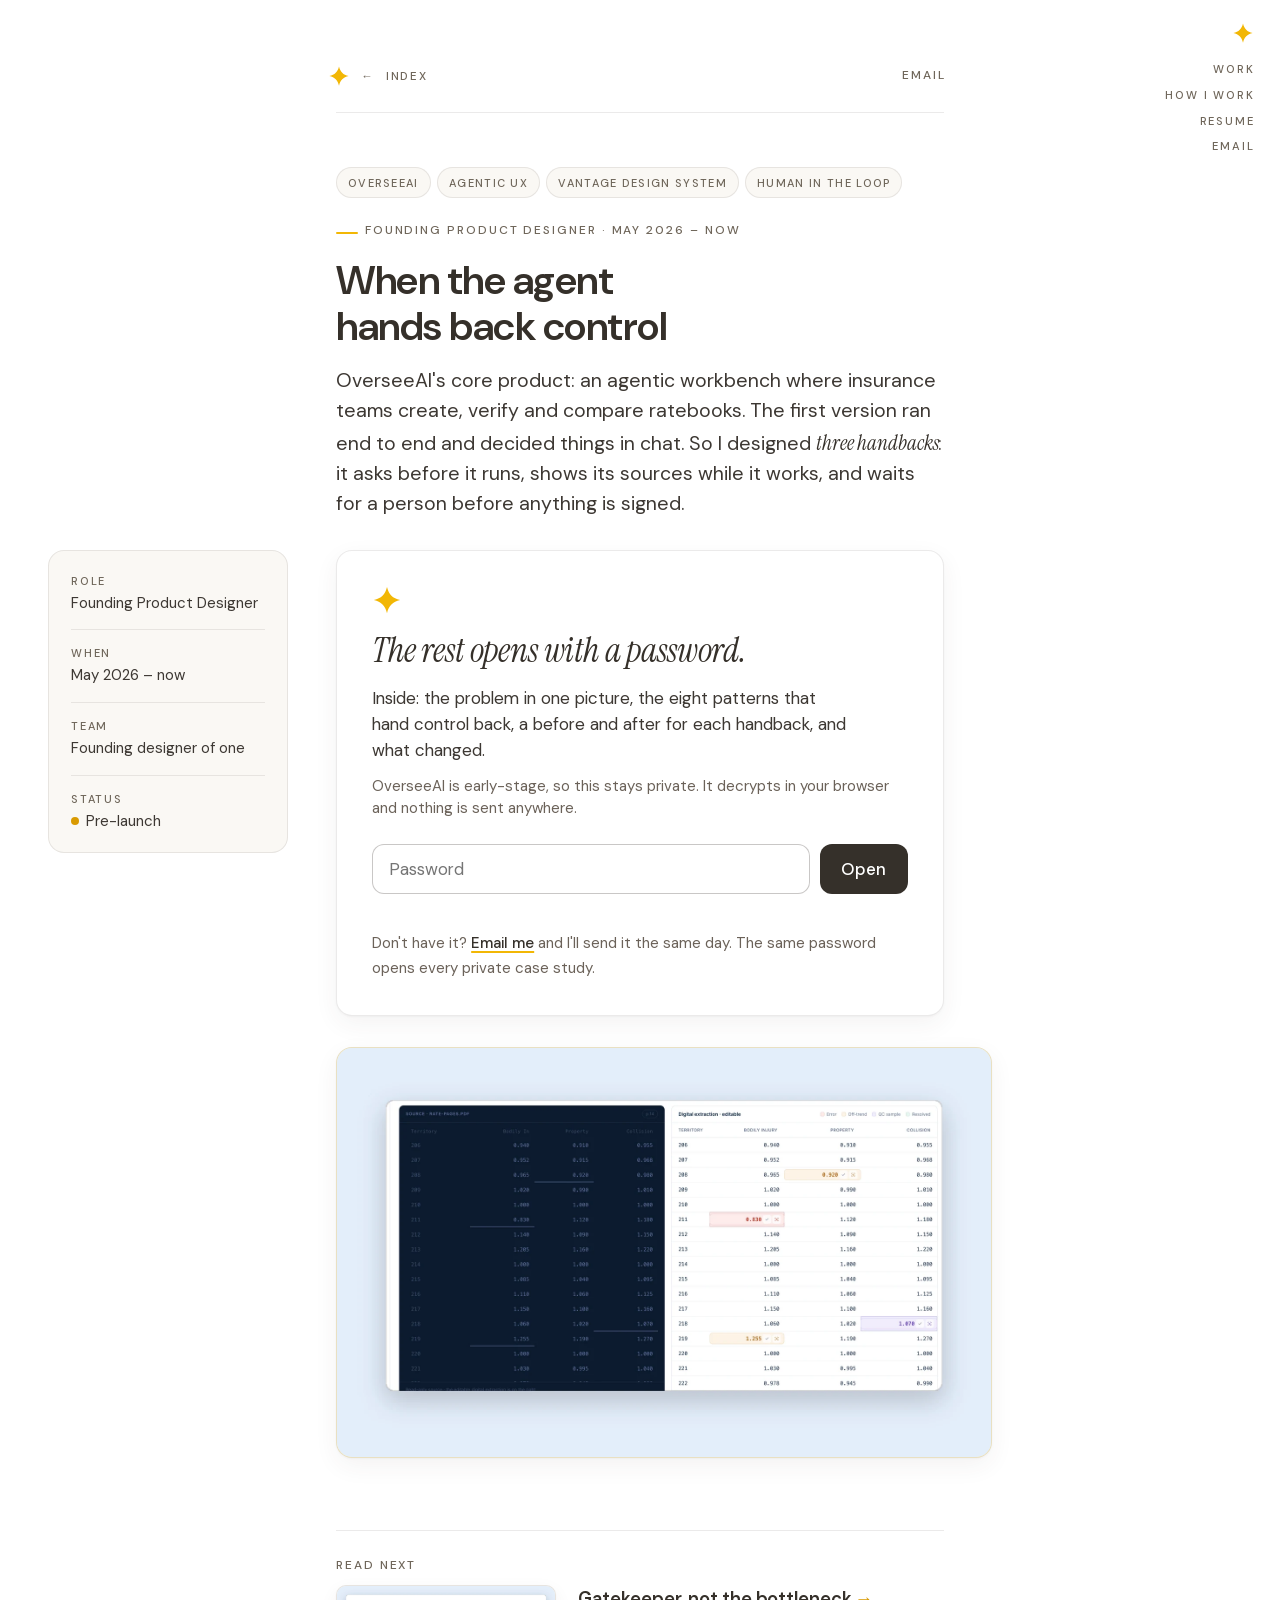
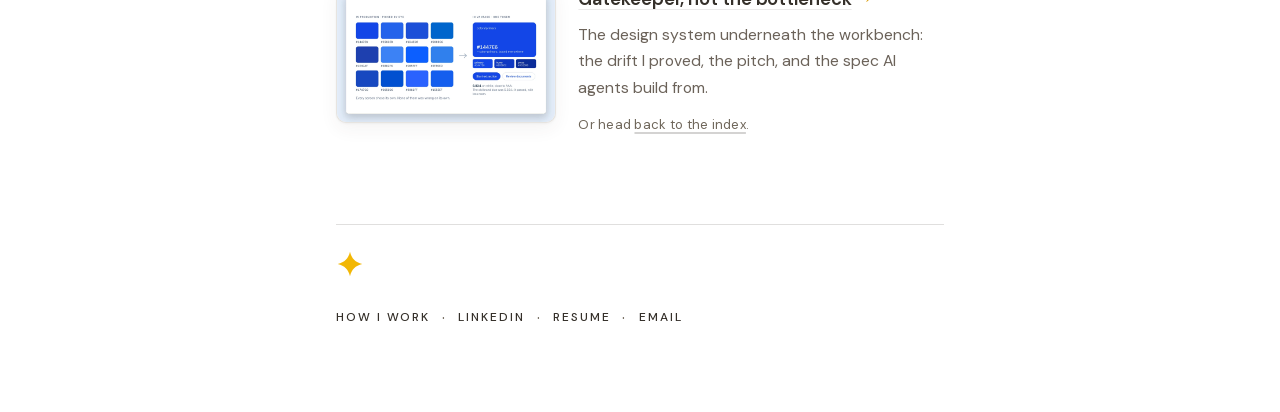
<file: overseeai/index.html>
<!DOCTYPE html>
<html lang="en" class="locked">
<head>
<meta charset="utf-8">
<meta name="viewport" content="width=device-width, initial-scale=1">
<title>When the agent hands back control — Avantika Pidiha</title>
<meta name="description" content="OverseeAI's Ratebook Workbench — a case study by Avantika Pidiha. Shared on request.">
<meta name="theme-color" content="#ffffff" media="(prefers-color-scheme: light)">
<meta name="theme-color" content="#17140f" media="(prefers-color-scheme: dark)">
<link rel="canonical" href="https://www.avantikapidiha.com/overseeai/">
<!-- Gated pages keep noindex for good: private work should never be indexed, snippet or otherwise -->
<meta name="robots" content="noindex, nofollow">
<meta property="og:type" content="article">
<meta property="og:url" content="https://www.avantikapidiha.com/overseeai/">
<meta property="og:title" content="When the agent hands back control — Avantika Pidiha">
<meta property="og:description" content="OverseeAI's Ratebook Workbench — a case study by Avantika Pidiha. Shared on request.">
<meta property="og:image" content="https://www.avantikapidiha.com/assets/og.jpg">
<meta property="og:image:width" content="1200">
<meta property="og:image:height" content="630">
<meta property="og:image:type" content="image/jpeg">
<meta property="og:image:alt" content="Avantika Pidiha — Founding Product Designer at OverseeAI">
<meta name="twitter:image" content="https://www.avantikapidiha.com/assets/og.jpg">
<meta name="twitter:image:alt" content="Avantika Pidiha — Founding Product Designer at OverseeAI">
<meta name="twitter:card" content="summary_large_image">
<link rel="icon" type="image/svg+xml" href="../assets/mark.svg">
<link rel="apple-touch-icon" href="../assets/apple-touch-icon.png">
<link rel="manifest" href="../site.webmanifest">
<link rel="preload" href="../fonts/instrumentserif-italic-latin.woff2" as="font" type="font/woff2" crossorigin>
<link rel="preload" href="../fonts/dmsans-var-latin.woff2" as="font" type="font/woff2" crossorigin>
<style>
  @font-face { font-family: 'DM Sans'; font-style: italic; font-weight: 400; font-display: swap; src: url(../fonts/dmsans-italic-var-latin-ext.woff2) format('woff2'); unicode-range: U+0100-02BA, U+02BD-02C5, U+02C7-02CC, U+02CE-02D7, U+02DD-02FF, U+0304, U+0308, U+0329, U+1D00-1DBF, U+1E00-1E9F, U+1EF2-1EFF, U+2020, U+20A0-20AB, U+20AD-20C0, U+2113, U+2C60-2C7F, U+A720-A7FF; }
  @font-face { font-family: 'DM Sans'; font-style: italic; font-weight: 400; font-display: swap; src: url(../fonts/dmsans-italic-var-latin.woff2) format('woff2'); unicode-range: U+0000-00FF, U+0131, U+0152-0153, U+02BB-02BC, U+02C6, U+02DA, U+02DC, U+0304, U+0308, U+0329, U+2000-206F, U+20AC, U+2122, U+2191, U+2193, U+2212, U+2215, U+FEFF, U+FFFD; }
  @font-face { font-family: 'DM Sans'; font-style: normal; font-weight: 400 600; font-display: swap; src: url(../fonts/dmsans-var-latin-ext.woff2) format('woff2'); unicode-range: U+0100-02BA, U+02BD-02C5, U+02C7-02CC, U+02CE-02D7, U+02DD-02FF, U+0304, U+0308, U+0329, U+1D00-1DBF, U+1E00-1E9F, U+1EF2-1EFF, U+2020, U+20A0-20AB, U+20AD-20C0, U+2113, U+2C60-2C7F, U+A720-A7FF; }
  @font-face { font-family: 'DM Sans'; font-style: normal; font-weight: 400 600; font-display: swap; src: url(../fonts/dmsans-var-latin.woff2) format('woff2'); unicode-range: U+0000-00FF, U+0131, U+0152-0153, U+02BB-02BC, U+02C6, U+02DA, U+02DC, U+0304, U+0308, U+0329, U+2000-206F, U+20AC, U+2122, U+2191, U+2193, U+2212, U+2215, U+FEFF, U+FFFD; }
  @font-face { font-family: 'Instrument Serif'; font-style: italic; font-weight: 400; font-display: swap; src: url(../fonts/instrumentserif-italic-latin-ext.woff2) format('woff2'); unicode-range: U+0100-02BA, U+02BD-02C5, U+02C7-02CC, U+02CE-02D7, U+02DD-02FF, U+0304, U+0308, U+0329, U+1D00-1DBF, U+1E00-1E9F, U+1EF2-1EFF, U+2020, U+20A0-20AB, U+20AD-20C0, U+2113, U+2C60-2C7F, U+A720-A7FF; }
  @font-face { font-family: 'Instrument Serif'; font-style: italic; font-weight: 400; font-display: swap; src: url(../fonts/instrumentserif-italic-latin.woff2) format('woff2'); unicode-range: U+0000-00FF, U+0131, U+0152-0153, U+02BB-02BC, U+02C6, U+02DA, U+02DC, U+0304, U+0308, U+0329, U+2000-206F, U+20AC, U+2122, U+2191, U+2193, U+2212, U+2215, U+FEFF, U+FFFD; }
</style>
<style>
  /* ————————————————————————————————
     Case-study page template — one file for every case page.
     Same register as the landing page: white ground, DM Sans
     everywhere, Instrument Serif for the name alone, one yellow
     accent system, mobile-first, a 68rem desktop enhancement
     and an 80rem one that hangs the meta card in the margin.
     Gated pages: <main> arrives encrypted (tools/encrypt-page.mjs)
     and is injected after the password unlocks it. Public pages:
     the same file with the gate stripped at build time.
     ———————————————————————————————— */
  :root {
    --paper:  #ffffff;
    --ink:    #3d3833;   /* 11.6:1 */
    --strong: #35302a;   /* 13.1:1 */
    --soft:   #6b6259;   /* 6.0:1 */
    --faint:  #6f665a;   /* 5.6:1 */
    /* The accent is YELLOW, and yellow is a FILL (2026-09-17). At 1.8:1 on
       white it never carries text and never sits under white text: ink does
       the reading, yellow does the marking. Same tokens as the landing page. */
    --sun:      #f2b705; /* sunflower — marks only: sparkle, rules, underlines, dots */
    --sun-fill: #f7cf3d; /* the fill under an ink label — chips, pointer tag */
    --sun-deep: #d99a00; /* deep end — hovers and small glyphs; still never text */
    --on-sun:   #35302a; /* the label on a yellow fill, in BOTH themes — 8.7:1 */
    --accent:   #35302a; /* link text is ink; the yellow lives in the underline */
    --alert:    #a5371b; /* the one red: a wrong password, a dropped step — 6.3:1 */
    --butter: #fdf4d2;   /* the accent's own wash — the default callout */
    --sage:   #e5f2e0;
    --blush:  #fdeee3;   /* a peach now, not a pink */
    --lavender: #eeeaf8;
    --sand:   #f4efe6;   /* oat (was undefined here; the fourth triad mark used it) */
    --mint:   #e4f4ee;
    --sky:    #e6eef6;
    --hairline: rgb(61 56 51 / 0.16);
    --hairline-soft: rgb(61 56 51 / 0.09);
    /* card surfaces (2026-09-10 UI pass). The reference this was cut against
       puts white cards on a cream ground; the ground here stays white, so the
       relationship is inverted — warm cards on white — which keeps her
       identity and still lets every card read as an object. */
    --surface: #faf8f4;
    --surface-line: rgb(61 56 51 / 0.10);
    --lift: 0 1px 2px rgb(61 56 51 / 0.04), 0 8px 24px rgb(61 56 51 / 0.06);
    --display: "Instrument Serif", "Iowan Old Style", Georgia, serif;
    --measure: 38rem;
    --radius: 16px;
  }
  * { margin: 0; padding: 0; box-sizing: border-box; }
  html { -webkit-text-size-adjust: 100%; text-size-adjust: 100%; scroll-behavior: smooth; }
  body {
    background: var(--paper);
    color: var(--ink);
    font-family: "DM Sans", -apple-system, "Helvetica Neue", Arial, sans-serif;
    font-optical-sizing: auto;
    font-size: 1.0625rem;
    line-height: 1.65;
    font-kerning: normal;
    font-variant-ligatures: common-ligatures;
    hanging-punctuation: first last;
    -webkit-font-smoothing: antialiased;
    text-rendering: optimizeLegibility;
  }
  ::selection { background: #fbe7a1; color: var(--strong); }
  .page { max-width: calc(var(--measure) + 3rem); margin-inline: auto; padding-inline: 1.5rem; }
  p, li, dd, figcaption, blockquote { text-wrap: pretty; }

  a {
    color: var(--accent);
    text-decoration: underline;
    text-decoration-thickness: 2px;
    text-decoration-color: var(--sun);
    text-underline-offset: 0.2em;
    transition: text-decoration-color 150ms ease-out;
  }
  a:hover { text-decoration-color: var(--sun-deep); }
  /* in running prose a link is ink like its sentence, so weight is its second
     cue (the underline alone is 1.8:1); hovering lays a marker band under it */
  #cs p a, #cs li a, #teaser p a { font-weight: 500; border-radius: 2px; transition: text-decoration-color 150ms ease-out, background-color 150ms ease-out; }
  #cs p a:hover, #cs li a:hover, #teaser p a:hover { background-color: var(--butter); }
  /* an inline marker band for one sentence in running prose; the ink stays the
     sentence's own, only the ground changes, and it wraps cleanly across lines */
  #cs p mark { background: var(--butter); color: inherit; padding: 0.08em 0.18em; margin: 0 -0.18em; border-radius: 3px; -webkit-box-decoration-break: clone; box-decoration-break: clone; }
  :focus-visible { outline: 2px solid var(--ink); outline-offset: 3px; border-radius: 2px; text-decoration: none; }

  /* ——— Top bar: the way back — sparkle mark + a small caps hint ——— */
  .top {
    display: flex; justify-content: space-between; align-items: center; gap: 1rem;
    padding-top: clamp(1.25rem, 4vh, 2.4rem);
    padding-bottom: 0.9rem;
    border-bottom: 1px solid var(--surface-line);
  }
  .home {
    display: inline-flex; align-items: center; gap: 0.7rem;
    padding: 0.65rem 0.5rem 0.65rem 0;   /* 44px tap target on phones */
    margin-left: -0.5rem;                 /* keep visual alignment despite padding */
    color: var(--faint); text-decoration: none;
    font-size: 0.72rem; font-weight: 500; letter-spacing: 0.16em; text-transform: uppercase;
    transition: color 150ms ease-out;
  }
  .home:hover { color: var(--accent); }
  .home .mark { width: 22px; height: 22px; color: var(--sun); display: inline-block; transition: transform 250ms cubic-bezier(0.23, 1, 0.32, 1); }
  .home .mark svg { display: block; width: 100%; height: 100%; }
  .home:hover .mark { transform: rotate(-20deg) scale(1.1); }
  .home .arrow { display: inline-block; transition: transform 200ms cubic-bezier(0.23, 1, 0.32, 1); }
  .home:hover .arrow { transform: translateX(-3px); }
  .caps, .site-nav a, .kicker, dt, .tag, .label {
    font-size: 0.75rem; font-weight: 500; letter-spacing: 0.16em; text-transform: uppercase; color: var(--faint);
  }
  .site-nav { display: flex; align-items: center; column-gap: 0.85rem; flex-wrap: wrap; }
  .site-nav a {
    display: inline-flex; align-items: center; min-height: 44px; padding-inline: 0.3rem;
    margin-inline: -0.3rem calc(-0.3rem - 0.16em);
    text-decoration: underline; text-decoration-color: transparent; text-decoration-thickness: 1px; text-underline-offset: 0.25em;
    color: var(--faint);
  }
  .site-nav a:hover { text-decoration-color: var(--accent); color: var(--accent); }
  .site-nav .sep { color: var(--faint); user-select: none; }

  /* ——— Gate: the door. First thing in the column under the dek, white on the
     paper so it reads as the one actionable object on a locked page. It says
     what's inside, why it's locked, and takes the password — nothing else.
     (Stripped from public builds.) ——— */
  #gate {
    margin: 1.9rem 0 0;
    padding: 2.1rem 2.2rem 2.2rem;
    border: 1px solid var(--surface-line); border-radius: var(--radius);
    background: #fff;
    box-shadow: var(--lift);
    text-align: left;
  }
  #gate .mark { width: 30px; height: 30px; color: var(--sun); display: block; margin-bottom: 1.1rem; }
  #gate .mark svg { display: block; width: 100%; height: 100%; }
  #gate h2 {
    font-family: var(--display);
    font-style: italic;
    font-weight: 400;
    font-size: clamp(1.7rem, 1.15rem + 2.1vw, 2.15rem);
    line-height: 1.08;
    color: var(--strong);
    letter-spacing: -0.005em;
    text-wrap: balance;
  }
  #gate .inside { margin-top: 0.95rem; color: var(--ink); font-size: 1.0625rem; line-height: 1.55; }
  #gate .why { margin-top: 0.7rem; color: var(--soft); font-size: 0.9375rem; line-height: 1.5; }
  #gate form { display: flex; gap: 0.6rem; margin-top: 1.5rem; }
  #gate label { position: absolute; width: 1px; height: 1px; overflow: hidden; clip: rect(0 0 0 0); }
  #gate input {
    flex: 1 1 auto; min-width: 0; min-height: 50px; padding: 0.55rem 1rem;
    font: inherit; color: var(--strong); background: #fff;
    border: 1px solid rgb(61 56 51 / 0.28); border-radius: 12px;
    transition: border-color 150ms ease-out;
  }
  #gate input:hover { border-color: rgb(61 56 51 / 0.45); }
  #gate input:focus-visible { outline: 2px solid var(--ink); outline-offset: 2px; border-color: transparent; }
  #gate input[aria-invalid="true"] { border-color: var(--alert); }
  #gate button {
    min-height: 50px; padding-inline: 1.35rem; border: 0; border-radius: 12px;
    font: inherit; font-weight: 500; color: #fff; background: var(--strong);
    transition: background-color 150ms ease-out, transform 200ms cubic-bezier(0.23, 1, 0.32, 1);
  }
  #gate button:hover { background: var(--sun-fill); color: var(--on-sun); }
  #gate button:active { transform: scale(0.97); }
  #gate button[disabled] { opacity: 0.6; }
  #gate .msg { min-height: 1.4em; margin-top: 0.5rem; font-size: 0.9375rem; color: var(--soft); }
  #gate .msg.err { color: var(--alert); }
  #gate .ask { margin-top: 0.5rem; font-size: 0.9375rem; color: var(--soft); }
  .locked #cs { display: none; }
  html:not(.locked) #gate { display: none; }
  noscript p { margin-top: 1rem; }

  /* ——— Case-study content ——— */
  #cs { margin-top: clamp(2.5rem, 8vh, 4.5rem); }
  .hero .kicker { display: block; margin-bottom: 1rem; }
  .hero h1 {
    font-size: clamp(1.75rem, 1.15rem + 2.6vw, 2.5rem);
    font-weight: 600; line-height: 1.15; letter-spacing: -0.012em; color: var(--strong);
    max-width: 22ch;
  }
  .hero .dek { margin-top: 1.1rem; font-size: 1.15em; line-height: 1.55; }
  .hero .dek + p { margin-top: 0.9rem; }
  .tags { display: flex; flex-wrap: wrap; gap: 0.4rem; margin-bottom: 1rem; }
  .tags .tag {
    display: inline-block; padding: 0.34rem 0.68rem 0.3rem; border-radius: 999px;
    background: var(--surface); border: 1px solid var(--surface-line);
    letter-spacing: 0.12em; font-size: 0.6875rem;
  }

  /* the cover: the same artifact card the landing page links from, so the card
     you clicked becomes the page's header image. 16:10, 1504×940, like every
     other figure on the site. */
  .cover { margin-top: 1.9rem; }
  .cover img {
    display: block; width: 100%; height: auto;
    border-radius: var(--radius); border: 1px solid var(--surface-line);
    background: var(--surface); box-shadow: var(--lift);
  }

  /* the meta card: the reference's sticky card, in our voice. Phone = a 2-col dl
     right under the hero; 80rem+ = hangs in the left margin and sticks. */
  .meta {
    margin-top: 2rem; padding: 1.35rem 1.4rem 1.25rem;
    border: 1px solid var(--surface-line); border-radius: var(--radius);
    display: grid; grid-template-columns: 1fr 1fr; gap: 1.15rem 1.4rem; font-size: 0.9375rem; line-height: 1.5;
    background: var(--surface);
  }
  .meta > div { min-width: 0; }
  .meta dt { margin-bottom: 0.32rem; font-size: 0.6875rem; letter-spacing: 0.15em; }
  .meta dd { color: var(--ink); }
  .meta .wide { grid-column: 1 / -1; }
  .meta .status::before { content: ""; display: inline-block; width: 8px; height: 8px; border-radius: 50%; background: #3f8a52; margin-right: 0.45em; vertical-align: 1px; }
  .meta .status.wip::before { background: var(--sun-deep); }
  @media (prefers-reduced-motion: no-preference) {
    /* a work-in-progress dot that breathes — the only looping animation on
       the site, and only on a page that is genuinely still moving */
    .meta .status.wip::before { animation: wip-pulse 2.6s ease-in-out infinite; }
    @keyframes wip-pulse {
      0%, 100% { transform: scale(1); opacity: 1; }
      50%      { transform: scale(1.15); opacity: 0.6; }
    }
  }
  /* the impact table: hairline rows, label left, value right — the one place
     on a case page where numbers are allowed to line up and be scanned. */
  .meta .impact { display: grid; gap: 0; }
  .meta .impact div {
    display: flex; justify-content: space-between; align-items: baseline; gap: 0.75rem;
    padding: 0.5rem 0; border-bottom: 1px solid var(--surface-line);
  }
  .meta .impact div:first-child { padding-top: 0.15rem; }
  .meta .impact div:last-child { border-bottom: 0; padding-bottom: 0; }
  .meta .impact span { color: var(--soft); font-size: 0.875rem; line-height: 1.4; }
  .meta .impact b { font-weight: 600; color: var(--strong); font-variant-numeric: tabular-nums; white-space: nowrap; }
  .meta ul { list-style: none; padding: 0; }
  .meta li + li { margin-top: 0.15rem; }

  /* the reader's grid: meta beside the body at 80rem+, stacked below it */
  .cs-grid { display: block; }
  .cs-body > section:first-child { margin-top: clamp(2.75rem, 8vh, 4rem); }

  #cs section { position: relative; margin-top: clamp(3rem, 8vh, 4.25rem); }
  #cs section > .label { display: block; margin-bottom: 0.55rem; }
  #cs h2 {
    font-size: 1.35rem; font-weight: 600; line-height: 1.25; letter-spacing: -0.008em; color: var(--strong);
    margin-bottom: 0.9rem; max-width: 30ch; text-wrap: pretty;
  }
  /* the section number sits on a small yellow chip: yellow can't be the numeral, so it is the ground under it */
  #cs h2 .num { display: inline-block; padding: 0.12em 0.42em 0.1em; margin-right: 0.6em; border-radius: 6px; background: var(--sun-fill); color: var(--on-sun); font-size: 0.72em; font-weight: 600; letter-spacing: 0.02em; vertical-align: 0.14em; font-variant-numeric: tabular-nums; }
  #cs h3 { font-size: 1.0625rem; font-weight: 600; color: var(--strong); margin: 1.8rem 0 0.35rem; }
  #cs p + p, #cs ul + p, #cs p + ul, #cs ol + p, #cs p + ol { margin-top: 1em; }
  #cs figure + p, #cs figure + h3, #cs dl + p, #cs .compare + p, #cs .card + p, #cs .triad + p, #cs .flow + p, #cs .quotes + p, #cs .ifthen + p, #cs .funnel + p, #cs .counts + p, #cs .callout + p, #cs .baseline + p, #cs .demo + p { margin-top: 1.6rem; }
  #cs p + .baseline, #cs p + .flow, #cs p + .quotes, #cs p + .ifthen, #cs p + dl, #cs p + .compare { margin-top: 1.4rem; }
  #cs p + .callout { margin-top: 1.6rem; }   /* a p.callout would otherwise take #cs p + p's 1em */
  #cs ul, #cs ol { padding-left: 1.15rem; }
  #cs li + li { margin-top: 0.35em; }
  #cs li::marker { color: var(--faint); }
  #cs strong { font-weight: 600; color: var(--strong); }
  #cs .lead { font-size: 1.15em; line-height: 1.55; color: var(--strong); }

  /* the key insight / the reframe: her blush wash, now a proper card with a
     mark on it, so the one paragraph that owns a cost looks like an object on
     the page rather than a highlighted sentence. */
  .callout {
    position: relative;
    background: var(--butter); border-radius: var(--radius);
    padding: 1.4rem 1.4rem 1.3rem; margin: 1.6rem -0.75rem 0;
    font-size: 1.0625em; line-height: 1.58; color: var(--strong);
  }
  .callout::before {
    content: ""; display: block; width: 32px; height: 32px; margin-bottom: 0.85rem;
    border-radius: 50%; background-color: #fff;
    background-image: url("data:image/svg+xml;utf8,<svg xmlns='http://www.w3.org/2000/svg' viewBox='0 0 24 24'><path d='M12 1.5 C13.4 7.4 16.6 10.6 22.5 12 C16.6 13.4 13.4 16.6 12 22.5 C10.6 16.6 7.4 13.4 1.5 12 C7.4 10.6 10.6 7.4 12 1.5 Z' fill='%23f2b705'/></svg>");
    background-size: 15px 15px; background-position: center; background-repeat: no-repeat;
  }
  .callout.sage { background: var(--sage); }
  .callout.lavender { background: var(--lavender); }
  .callout .label { display: block; margin-bottom: 0.4rem; }
  .callout .who { display: block; margin-top: 0.5rem; font-size: 0.8125rem; color: var(--soft); }

  /* cards: hairline boxes for hypotheses, triads, layers, persona */
  .card { border: 1px solid var(--surface-line); border-radius: var(--radius); padding: 1.2rem 1.3rem; margin-top: 1.4rem; background: var(--surface); }
  .card .label { display: block; margin-bottom: 0.45rem; }
  #cs .card h3 { margin: 0 0 0.4rem; }
  .card p { font-size: 1rem; }
  .card.big p { font-size: 1.15em; line-height: 1.5; color: var(--strong); }
  .card + .card { margin-top: 0.9rem; }
  .triad { display: grid; grid-template-columns: 1fr; gap: 0.9rem; margin-top: 1.4rem; }
  .triad .card { margin-top: 0; }
  .triad .card h3 { font-size: 1rem; }
  .triad .card p { font-size: 0.9375rem; line-height: 1.55; }
  /* the mark is a chip, not a dot: a 28px disc the card hangs off, the same
     move the callout makes one size up */
  .triad .mark {
    display: block; width: 28px; height: 28px; border-radius: 50%;
    background: var(--butter); margin-bottom: 0.8rem;
  }
  .triad .card:nth-child(4n+2) .mark { background: var(--sage); }
  .triad .card:nth-child(4n+3) .mark { background: var(--lavender); }
  .triad .card:nth-child(4n+4) .mark { background: var(--blush); }
  @media (min-width: 48rem) {
    .triad.quad { grid-template-columns: 1fr 1fr; }                                  /* two across */
    .triad.quad .card:last-child:nth-child(odd) { grid-column: 1 / -1; }             /* an odd last card takes the row */
  }

  /* numbers: receipts strip (outcomes) and the funnel (boxed, divided) */
  .receipts, .metrics {
    display: grid; grid-template-columns: repeat(auto-fit, minmax(7.5rem, 1fr)); gap: 1.25rem 1.5rem;
    margin-top: 1.5rem; padding-top: 1.4rem; border-top: 1px solid var(--hairline);
  }
  .receipts .n, .metrics .n, .funnel .n, .counts .n {
    display: block; font-size: 2.125rem; font-weight: 600; line-height: 1.05; letter-spacing: -0.02em; color: var(--strong);
    font-variant-numeric: tabular-nums;
  }
  .receipts .l, .metrics .l, .funnel .l, .counts .l { display: block; margin-top: 0.4rem; font-size: 0.875rem; line-height: 1.4; color: var(--soft); }
  .funnel {
    display: grid; grid-template-columns: 1fr 1fr; margin: 1.4rem 0 0; border: 1px solid var(--hairline-soft); border-radius: var(--radius); overflow: hidden;
  }
  .funnel > div { padding: 1rem 1.1rem; border-right: 1px solid var(--hairline-soft); border-bottom: 1px solid var(--hairline-soft); }
  .funnel > div:nth-child(2n) { border-right: 0; }
  .funnel .n { font-size: 1.75rem; }
  .funnel .sub { display: block; font-size: 0.75rem; color: var(--faint); margin-bottom: 0.3rem; letter-spacing: 0.08em; text-transform: uppercase; }
  .counts { display: grid; grid-template-columns: repeat(auto-fit, minmax(7rem, 1fr)); gap: 1rem 1.5rem; margin-top: 1.4rem; }
  .counts .n { font-size: 1.75rem; }
  .counts .sub { display: block; font-size: 0.8125rem; color: var(--faint); margin-bottom: 0.2rem; }

  /* quotes from research: a hairline rule, tagged ABOVE by the question asked;
     the one dissenting voice gets .against and the red rule */
  .quotes { display: grid; grid-template-columns: 1fr; gap: 1.1rem 2rem; margin-top: 1.4rem; }
  .quotes blockquote { margin: 0; padding-left: 1rem; border-left: 2px solid var(--hairline); background: none; border-radius: 0; }
  .quotes blockquote p { font-size: 0.9375rem; line-height: 1.5; color: var(--ink); }
  .quotes blockquote p::before { content: "“"; color: inherit; }
  .quotes blockquote p::after { content: "”"; color: inherit; }
  .quotes .asked { display: block; margin-bottom: 0.3rem; letter-spacing: 0.12em; }
  .quotes .against { border-left-color: var(--alert); }
  .quotes cite { display: block; margin-top: 0.5rem; font-style: normal; font-size: 0.8125rem; color: var(--soft); }

  /* the problem's input numbers: visibly quieter than outcomes */
  .baseline { display: grid; grid-template-columns: repeat(3, 1fr); gap: 0.75rem 1rem; margin-top: 1.4rem; padding-top: 1rem; border-top: 1px solid var(--hairline); }
  .baseline .cap { grid-column: 1 / -1; }
  .baseline .n { display: block; font-size: 1.5rem; font-weight: 600; line-height: 1.1; letter-spacing: -0.01em; color: var(--soft); font-variant-numeric: tabular-nums; }
  .baseline .l { display: block; margin-top: 0.3rem; font-size: 0.8125rem; line-height: 1.4; color: var(--faint); }
  blockquote.pull { margin: 1.2rem 0 0; padding-left: 1rem; border-left: 3px solid var(--sun); color: var(--ink); }
  blockquote.pull cite { display: block; margin-top: 0.4rem; font-style: normal; font-size: 0.8125rem; color: var(--soft); }

  /* flow chips: a journey as a chain; .drop marks where it broke, .new what the redesign added */
  .flow { margin-top: 1.4rem; padding: 1rem 1.1rem 0.85rem; border: 1px solid var(--hairline-soft); border-radius: var(--radius); }
  .flow + .flow { margin-top: 0.75rem; }
  .flow .head { display: flex; flex-wrap: wrap; justify-content: space-between; gap: 0.2rem 1rem; align-items: baseline; margin-bottom: 0.65rem; }
  .flow .head .label { display: inline; }
  .flow .head b { font-weight: 600; color: var(--strong); font-variant-numeric: tabular-nums; font-size: 0.9375rem; }
  .flow .chain { display: flex; flex-wrap: wrap; align-items: center; gap: 0.4rem 0.35rem; }
  .flow .chip {
    display: inline-block; padding: 0.32rem 0.65rem; border-radius: 999px; background: rgb(61 56 51 / 0.06);
    font-size: 0.875rem; line-height: 1.3; color: var(--ink);
  }
  .flow .chip.drop { background: var(--blush); color: var(--alert); }
  .flow .chip.new { background: var(--sage); color: #2f5f37; }
  .flow .arr { color: rgb(61 56 51 / 0.35); font-size: 0.875rem; }
  .bind { display: inline-flex; align-items: center; gap: inherit; }   /* an arrow and the chip it points at (build.mjs). Inline-flex already keeps the pair on one line; the chip's own text may still wrap on a phone */
  .flow .chip small { font-size: 0.8125rem; color: var(--soft); margin-left: 0.3em; }
  .flow .chain + .chain { margin-top: 0.45rem; }

  /* if/then: the rules the system follows (edge cases made explicit) */
  .ifthen { margin-top: 1.4rem; border: 1px solid var(--hairline-soft); border-radius: var(--radius); overflow: hidden; }
  .ifthen .row { display: grid; grid-template-columns: 1fr; gap: 0.25rem 1rem; padding: 0.8rem 1.1rem; border-bottom: 1px solid var(--hairline-soft); font-size: 0.9375rem; }
  .ifthen .row:last-child { border-bottom: 0; }
  .ifthen .if::before, .ifthen .then::before { font-size: 0.6875rem; font-weight: 500; letter-spacing: 0.14em; color: var(--faint); margin-right: 0.5em; }
  .ifthen .if::before { content: "IF"; }
  .ifthen .then::before { content: "THEN"; }
  .ifthen .then { color: var(--strong); }
  .ifthen .then b { font-weight: 600; color: var(--strong); }
  .ifthen .none { color: var(--faint); font-weight: 400; }

  /* two-column definition rows (success metrics, principles) */
  /* compare: a small labelled table for before/after and round-by-round comparisons.
     Column heads say what each column is, so nothing needs a colour key. */
  .compare { width: 100%; margin-top: 1.4rem; border-collapse: collapse; font-size: 0.9375rem; line-height: 1.4; }
  .compare caption { caption-side: top; text-align: left; font-size: 0.6875rem; letter-spacing: 0.15em; text-transform: uppercase; color: var(--soft); padding-bottom: 0.7rem; }
  .compare th, .compare td { text-align: left; vertical-align: top; padding: 0.6rem 0.9rem 0.6rem 0; border-top: 1px solid var(--hairline-soft); }
  .compare th:last-child, .compare td:last-child { padding-right: 0; }
  .compare thead th { border-top: 0; font-size: 0.8125rem; font-weight: 600; color: var(--strong); padding-top: 0; padding-bottom: 0.5rem; }
  .compare tbody th { font-weight: 400; color: var(--soft); }
  .compare tbody td { color: var(--ink); }
  .compare tbody td:last-child { color: var(--strong); font-weight: 500; }
  .compare tbody tr:last-child > * { border-bottom: 1px solid var(--hairline-soft); }
  .compare small { display: block; color: var(--soft); font-size: 0.8125rem; font-weight: 400; margin-top: 0.1rem; }
  .defs { margin-top: 1.2rem; }
  .defs div { display: grid; grid-template-columns: 7.5rem 1fr; gap: 0.25rem 1rem; padding: 0.6rem 0; border-top: 1px solid var(--hairline-soft); font-size: 0.9875rem; }
  .defs div:last-child { border-bottom: 1px solid var(--hairline-soft); }
  .defs dt { align-self: start; padding-top: 0.2rem; }
  .defs dd { color: var(--ink); }
  .defs.wide div { grid-template-columns: 1fr; }   /* long terms (driver → place) stack on phones */

  .qa h3::before { content: "“"; color: var(--sun-deep); margin-right: 0.1em; }
  .qa h3::after { content: "”"; color: var(--sun-deep); margin-left: 0.1em; }

  /* ——— Mini demos: a pattern you can feel in five seconds ———
     The page source carries MARKUP ONLY (the linter forbids script and style in
     a page fragment). Behaviour lives in the script at the bottom of this file
     and is fully delegated, so a demo works whether it shipped in the HTML or
     arrived after the gate unlocked. */
  .demo {
    margin-top: 1.7rem; border: 1px solid var(--surface-line); border-radius: var(--radius);
    background: var(--surface); overflow: hidden;
  }
  .demo .dhead {
    display: flex; align-items: baseline; justify-content: space-between; gap: 0.2rem 1rem; flex-wrap: wrap;
    padding: 0.8rem 1.15rem; border-bottom: 1px solid var(--surface-line); background: #fff;
  }
  .demo .dhead .label { display: inline; }
  .demo .dhead b { font-weight: 600; font-size: 0.9375rem; color: var(--strong); }
  .demo .dbody { padding: 1.15rem; }
  .demo .dline { font-size: 0.9375rem; line-height: 1.55; color: var(--ink); }
  .demo .dact { display: flex; flex-wrap: wrap; gap: 0.5rem; margin-top: 1rem; }
  .demo .dbtn {
    font: inherit; font-size: 0.875rem; font-weight: 500; line-height: 1.1;
    padding: 0.62rem 0.9rem; border-radius: 10px; border: 1px solid var(--surface-line);
    background: #fff; color: var(--strong); cursor: pointer;
    transition: background-color 140ms ease-out, border-color 140ms ease-out, opacity 140ms ease-out;
  }
  .demo .dbtn:hover { border-color: rgb(61 56 51 / 0.3); }
  .demo .dbtn.primary { background: var(--strong); border-color: var(--strong); color: #fff; }
  .demo .dbtn.primary:hover { background: var(--sun-fill); border-color: var(--sun-fill); color: var(--on-sun); }
  .demo .dbtn.ghost { background: none; border-color: transparent; color: var(--soft); }
  .demo .dbtn[disabled] { opacity: 0.42; cursor: default; }
  .demo .dbtn[disabled]:hover { border-color: var(--surface-line); }
  .demo .dbtn.primary[disabled]:hover { background: var(--strong); border-color: var(--strong); color: var(--paper); }
  .demo .dbtn.ghost[disabled]:hover { background: none; border-color: transparent; }
  .demo .dstate { margin-top: 0.9rem; font-size: 0.8125rem; line-height: 1.5; color: var(--faint); }
  .demo .bar { height: 4px; border-radius: 999px; background: rgb(61 56 51 / 0.1); margin-top: 0.9rem; overflow: hidden; }
  .demo .bar i { display: block; height: 100%; width: 0; background: var(--sun); transition: width 1.4s linear; }
  #cs .demo .drows { list-style: none; padding: 0; margin: 0; }   /* #cs: has to beat the prose list indent (#cs ul) */
  #cs .demo .drows li + li { margin-top: 0; }
  .demo .drows li {
    display: flex; align-items: center; gap: 1rem;
    padding: 0.72rem 1.15rem; border-bottom: 1px solid var(--surface-line);
    transition: background-color 160ms ease-out;
  }
  .demo .drows li:last-child { border-bottom: 0; }
  .demo .dinfo { flex: 1 1 auto; min-width: 0; }
  .demo .drows li > .dbtn { flex: none; }
  .demo .dcell { display: block; font-size: 0.875rem; font-weight: 500; color: var(--strong); }
  .demo .dsig { display: block; margin-top: 0.1rem; font-size: 0.8125rem; color: var(--faint); }
  .demo .dvals { display: block; margin-top: 0.1rem; font-size: 0.8125rem; color: var(--soft); font-variant-numeric: tabular-nums; }
  .demo .drows li.done { background: rgb(61 56 51 / 0.025); }
  .demo .drows li.done .dcell { color: var(--soft); font-weight: 400; }
  .demo .dfoot {
    display: flex; align-items: center; justify-content: space-between; gap: 0.75rem; flex-wrap: wrap;
    padding: 0.85rem 1.15rem; border-top: 1px solid var(--surface-line); background: #fff;
  }
  .demo .dcount { font-size: 0.8125rem; color: var(--faint); font-variant-numeric: tabular-nums; }
  .demo .dfoot .dact { margin-top: 0; }

  /* ——— Figures: the landing page's artifact-card slot ——— */
  .thumbs { margin: 1.8rem 0 0; }
  .thumbs img {
    display: block; width: 100%; height: auto;
    border-radius: var(--radius); border: 1px solid var(--surface-line);
    background: var(--butter);             /* the card's wash shows while the bytes decrypt */
    box-shadow: var(--lift);
  }
  .thumbs .pair { display: grid; grid-auto-flow: column; grid-auto-columns: 1fr; gap: 1rem; }
  /* Figures open full-width on a click: dense screens deserve a closer look.
     One fixed layer on the page's own paper, the image contained inside it,
     Escape or a click closes. Built by the script at the foot of the page. */
  #cs .thumbs img { cursor: zoom-in; }
  #cs .thumbs img:focus-visible { outline: 2px solid var(--ink); outline-offset: 4px; }
  .zoom { position: fixed; inset: 0; z-index: 60; display: grid; place-items: center; padding: clamp(0.75rem, 3vmin, 2rem);
    background: rgb(253 252 250 / 0.96); cursor: zoom-out; opacity: 0; transition: opacity 220ms ease-out; }
  .zoom.on { opacity: 1; }
  .zoom img { max-width: 100%; max-height: 100%; width: auto; height: auto; border-radius: var(--radius); box-shadow: 0 2px 6px rgb(61 56 51 / 0.08), 0 30px 70px rgb(61 56 51 / 0.18);
    transform: scale(0.985); transition: transform 260ms cubic-bezier(0.23, 1, 0.32, 1); }
  .zoom.on img { transform: none; }
  @media (max-width: 40rem) {   /* phones: a text figure at 100% is unreadable, so it opens wide and pans */
    .zoom { place-items: start; overflow: auto; -webkit-overflow-scrolling: touch; padding: 1rem; }
    .zoom img { max-width: none; max-height: none; width: 260vw; }
  }
  .zoom .hint { position: absolute; bottom: 1rem; left: 50%; transform: translateX(-50%); font-size: 0.75rem; letter-spacing: 0.12em; text-transform: uppercase; color: var(--faint); }
  @media (max-width: 40rem) { .zoom .hint { position: fixed; background: var(--paper, #fdfcfa); padding: 0.3rem 0.7rem; border-radius: 999px; } }
  @media (prefers-color-scheme: dark) { .zoom { background: rgb(23 20 15 / 0.96); } }
  .thumbs .pair img { height: 100%; object-fit: cover; }
  /* caption as a line of its own furniture: the tag is a pill, the sentence
     sits under it rather than running on from it */
  .thumbs figcaption, .cover figcaption { margin-top: 0.85rem; font-size: 0.8125rem; line-height: 1.55; color: var(--faint); font-variant-numeric: tabular-nums; }
  .thumbs figcaption .tag, .cover figcaption .tag {
    display: block; width: fit-content; margin: 0 0 0.4rem; padding: 0.28rem 0.6rem 0.24rem;
    border-radius: 999px; background: var(--surface); border: 1px solid var(--surface-line);
    letter-spacing: 0.12em; font-size: 0.6875rem;
  }

  footer {
    margin-top: clamp(3.5rem, 10vh, 5.5rem);
    padding-block: 1.6rem clamp(3rem, 8vh, 5rem);
    border-top: 1px solid var(--hairline);
  }
  footer .mark { display: block; width: 28px; height: 28px; color: var(--sun); margin-bottom: 1.1rem; }
  footer .mark svg { display: block; width: 100%; height: 100%; }
  footer .site-nav a { color: var(--accent); }
  .next { margin-top: 1.4rem; font-size: 0.9375rem; color: var(--soft); }

  /* ——— Right-hand rail: Jenny-style persistent nav on desktop ———
     Fixed to the right margin, scrolls with the reader while the case
     study rolls past. Small caps DM Sans, no backdrop, quiet enough
     that it doesn't fight the images that overhang into the same margin.
     Hidden below 68rem (mobile relies on the top bar + footer). */
  .rail { display: none; }
  @media (min-width: 68rem) {
    .rail {
      display: flex; flex-direction: column; align-items: flex-end; gap: 0.9rem;
      position: fixed; right: clamp(0.9rem, 2.4vw, 1.6rem); top: 1.4rem;
      z-index: 30; pointer-events: none;
    }
    .rail > * { pointer-events: auto; }
    .rail .mark { width: 22px; height: 22px; color: var(--sun); display: block; margin-bottom: 0.35rem; transition: transform 250ms cubic-bezier(0.23, 1, 0.32, 1); }
    .rail .mark svg { display: block; width: 100%; height: 100%; }
    .rail a { text-decoration: none; color: var(--faint); font-size: 0.7rem; font-weight: 500; letter-spacing: 0.16em; text-transform: uppercase; line-height: 1; transition: color 150ms ease-out, transform 220ms cubic-bezier(0.23,1,0.32,1); }
    .rail a:hover { color: var(--accent); transform: translateX(-3px); }
    .rail a[aria-current="page"] { color: var(--strong); }
    .rail .mark-link:hover .mark { transform: rotate(-18deg) scale(1.1); }
    .rail .mark-link:focus-visible { outline: 2px solid var(--ink); outline-offset: 4px; border-radius: 4px; }
  }

  /* ——— Public teaser (hero + cover + meta + one-line body). Visible while the
     page is locked; hidden after unlock so the encrypted payload owns the view. */
  html:not(.locked) #teaser { display: none; }
  #teaser { margin-top: clamp(2rem, 6vh, 3.5rem); }
  /* reading order on a locked page: the door, then a glimpse of what's behind
     it, then the facts. On phones that is a plain stack; the DOM keeps the meta
     first for the unlocked layout, so the stack is reordered here. */
  #teaser .cs-grid { display: flex; flex-direction: column; }
  #teaser .teaser-body { order: 1; margin-top: 0; }
  #teaser .meta { order: 2; }
  #teaser .cover img {
    background: var(--butter); /* wash while the reader waits — matches the artifact card ecosystem */
  }
  @media (min-width: 80rem) {
    /* the facts hang in the left margin beside the door, sticking as you scroll;
       the glimpse overhangs to the right only, like every figure beside the rail */
    #teaser .cs-grid { display: grid; grid-template-columns: 15rem minmax(0, var(--measure)); column-gap: 3rem; margin-left: -18rem; }
    #teaser .meta { order: 0; grid-column: 1; grid-template-columns: 1fr; gap: 0; margin-top: 1.9rem; position: sticky; top: 1.5rem; align-self: start; }
    #teaser .meta > div + div { margin-top: 0.95rem; padding-top: 0.95rem; border-top: 1px solid var(--surface-line); }
    #teaser .meta .wide { grid-column: 1; }
    #teaser .teaser-body { order: 0; grid-column: 2; }
    #teaser .cover { margin-inline: 0 -3rem; }
  }

  /* ——— Desktop enhancement ——— */
  @media (min-width: 48rem) {
    .triad { grid-template-columns: repeat(3, 1fr); }
    .quotes { grid-template-columns: 1fr 1fr; }
    .funnel { grid-template-columns: repeat(4, 1fr); }
    .funnel > div { border-bottom: 0; }
    .funnel > div:nth-child(2n) { border-right: 1px solid var(--hairline-soft); }
    .funnel > div:last-child { border-right: 0; }
    .ifthen .row { grid-template-columns: 1fr 1fr; }
    .defs.wide div { grid-template-columns: 12rem 1fr; }
  }
  @media (min-width: 68rem) {
    .top { padding-top: clamp(2rem, 6vh, 3.5rem); }
    #cs { margin-top: clamp(3rem, 10vh, 5.5rem); }
    .callout { margin-inline: -1.25rem; }
    .cover { margin-inline: -3rem; }
    .thumbs { margin-inline: -4.5rem; }
    .thumbs figcaption { margin-inline: 4.5rem; }
    #cs section { margin-top: clamp(3.5rem, 9vh, 5rem); }
    .meta { grid-template-columns: repeat(4, 1fr); }
    .meta .wide { grid-column: span 2; }
  }
  @media (min-width: 80rem) {
    /* the meta card leaves the column and hangs in the left margin, sticking as you read */
    .cs-grid { display: grid; grid-template-columns: 15rem minmax(0, var(--measure)); column-gap: 3rem; margin-left: -18rem; }
    .meta { grid-template-columns: 1fr; gap: 0; margin-top: 0.35rem; position: sticky; top: 1.5rem; align-self: start; max-height: calc(100vh - 3rem); overflow: auto; overscroll-behavior: contain; scrollbar-width: thin; }
    /* on short screens the card is taller than the view: tighten it so the section list fits */
    @media (max-height: 60rem) {
      .meta > div + div { margin-top: 0.7rem; padding-top: 0.7rem; }
      .toc a { padding-block: 0.24rem; font-size: 0.8125rem; }
      .meta dt { margin-bottom: 0.15rem; }
    }
    .meta .wide { grid-column: 1; }
    /* still taller than the view: no scroll inside the card; it rides with the page instead (script below sets .tall) */
    .meta.tall { position: static; max-height: none; overflow: visible; }
    /* .toc.two: a page with short section names can run its list in two columns, so the whole card fits a laptop screen */
    .meta .toc.two { columns: 2; column-gap: 1rem; }
    .meta .toc.two a { break-inside: avoid; border-bottom: 0; padding-block: 0.2rem; font-size: 0.8125rem; }
    .meta .toc.two a:hover, .meta .toc.two a[aria-current="true"] { padding-left: 0; }   /* no indent in a narrow column: the dot sits in the gutter */
    .meta .toc.two a[aria-current="true"]::before { left: -0.8rem; }
    /* stacked in the margin, the groups need rules between them or the card
       reads as one long list */
    .meta > div + div { margin-top: 0.95rem; padding-top: 0.95rem; border-top: 1px solid var(--surface-line); }
    #cs .cs-body > section:first-child { margin-top: 0; }   /* #cs: it has to beat #cs section */
    #cs .cs-grid { margin-top: clamp(3.5rem, 9vh, 5rem); }   /* the gap the first section carried, now above the card and the text alike */
    /* with the rail on the left, figures overhang to the right only */
    .thumbs { margin-inline: 0 -4.5rem; }
    .thumbs figcaption { margin-inline: 0 4.5rem; }
  }

  /* ——— Micro-interactions + custom cursor (desktop fine-pointers only) ——— */
  @media (hover: hover) and (pointer: fine) {
    .thumbs img { transition: transform 260ms cubic-bezier(0.23, 1, 0.32, 1), box-shadow 260ms cubic-bezier(0.23, 1, 0.32, 1); }
    .thumbs img:hover { transform: translateY(-5px) scale(1.012); box-shadow: 0 2px 4px rgb(61 56 51 / 0.05), 0 18px 40px rgb(61 56 51 / 0.10); }
    footer .mark { transition: transform 200ms ease-out; }
    footer .mark:hover { animation: wiggle 500ms ease-in-out; }
    .flow .chip { transition: background-color 150ms ease-out; }
    .flow .chip:hover { background: var(--butter); }
    .flow .chip.new:hover { background: #d7ecd5; }
  }
  @keyframes wiggle { 0%, 100% { transform: rotate(0deg); } 30% { transform: rotate(-5deg); } 65% { transform: rotate(4deg); } }
  /* The named pointer. A Figma live-cursor: the arrow plus a yellow name tag
     that trails it, and on a link the tag says what the link will do. The
     system cursor is hidden only once the script is actually running (html.np),
     so a JS-less or reduced-motion visit keeps a real cursor. */
  html.np, html.np a, html.np button, html.np input { cursor: none; }
  .cursor {
    position: fixed; top: 0; left: 0; z-index: 999;
    pointer-events: none; opacity: 0; will-change: transform;
    transition: opacity 180ms ease-out;
  }
  .cursor svg { display: block; width: 18px; height: 23px; filter: drop-shadow(0 1px 2px rgb(61 56 51 / 0.25)); }
  /* The tag only exists over a link, and it says what the link does. Idle,
     the pointer is just the arrow — her name on her own cursor was one label
     too many. */
  .cursor .lbl {
    position: absolute; left: 15px; top: 17px;
    display: none; padding: 0.2rem 0.5rem 0.16rem; border-radius: 7px;
    background: var(--sun-fill); color: var(--on-sun); white-space: nowrap;
    font-size: 0.6875rem; font-weight: 500; letter-spacing: 0.06em;
    box-shadow: 0 1px 3px rgb(61 56 51 / 0.2);
  }
  .cursor.on .lbl { display: block; }

  @media (prefers-reduced-motion: no-preference) {
    .top, #gate, #cs, footer { animation: settle 0.45s ease-out both; }
    #gate, #cs { animation-delay: 0.08s; }
    footer { animation-delay: 0.16s; }
    @keyframes settle { from { opacity: 0; transform: translateY(8px); } to { opacity: 1; transform: none; } }
    #gate.shake { animation: shake 320ms ease-out; }
    @keyframes shake { 0%,100% { transform: none; } 25% { transform: translateX(-4px); } 60% { transform: translateX(3px); } }
  }
  @media (prefers-reduced-motion: reduce) {
    *, *::before, *::after { animation: none !important; transition: none !important; }
  }

  /* ——— Read next: hand-off row at the bottom of every case page.
     Serial reading path through the portfolio; visible in both the
     locked (teaser + gate) and unlocked (full body) flows. */
  .read-next {
    margin-top: clamp(2.5rem, 8vh, 4.5rem);
    padding: 1.6rem 0 0;
    border-top: 1px solid var(--surface-line);
  }
  .read-next .label { display: block; margin-bottom: 0.55rem; }
  .read-next .headline {
    font-size: 1.15rem; font-weight: 600; line-height: 1.35;
    color: var(--strong); margin: 0; letter-spacing: -0.005em;
  }
  .read-next .headline a {
    color: inherit;
    text-decoration-color: var(--surface-line);
    text-decoration-thickness: 1px; text-underline-offset: 0.22em;
    transition: color 150ms ease-out, text-decoration-color 150ms ease-out;
  }
  .read-next .headline a:hover { color: var(--accent); text-decoration-color: var(--accent); }
  .read-next .headline .go {
    display: inline-block; margin-left: 0.15em;
    color: var(--sun-deep); transition: transform 220ms cubic-bezier(0.23,1,0.32,1);
  }
  .read-next .headline a:hover .go { transform: translateX(4px); }
  .read-next .why { margin-top: 0.5rem; font-size: 0.9875rem; color: var(--soft); }
  .read-next .alt { margin-top: 0.85rem; font-size: 0.8125rem; color: var(--faint); letter-spacing: 0.02em; }
  .read-next .alt a { color: var(--faint); text-decoration-color: rgb(61 56 51 / 0.22); }
  .read-next .alt a:hover { color: var(--accent); text-decoration-color: var(--accent); }

  /* ——— Polish pass 2026-09-10 — micro-interactions + design-science
     Small moves that make the page feel considered without adding chrome.
     Every animation is gated by prefers-reduced-motion below. */

  /* Tag pills: subtle hover lift + a warm yellow hairline */
  .tags .tag {
    transition: transform 180ms cubic-bezier(0.23,1,0.32,1),
                border-color 180ms ease-out,
                background-color 180ms ease-out,
                color 180ms ease-out;
  }
  @media (hover: hover) and (pointer: fine) {
    .tags .tag:hover {
      transform: translateY(-1px);
      border-color: rgb(217 154 0 / 0.55);
      background: #fffaea;
      color: var(--strong);
    }
  }

  /* Impact rows: hover state — a faint warm wash + a yellow marker slides in */
  .meta .impact div {
    position: relative;
    padding-inline: 0.5rem;
    margin-inline: -0.5rem;
    border-radius: 6px;
    transition: background-color 180ms ease-out;
    border-bottom: 0;   /* the hairline is drawn inside the padding, so it never overhangs the card or curls at the corners */
    background: linear-gradient(var(--surface-line), var(--surface-line)) no-repeat 0.5rem 100% / calc(100% - 1rem) 1px;
  }
  .meta .impact div:last-child { background-image: none; }
  @media (hover: hover) and (pointer: fine) {
    .meta .impact div:hover { background-color: #fffaea; }
    .meta .impact div::before {
      content: "";
      position: absolute; left: -0.15rem; top: 0.55rem; bottom: 0.55rem;
      width: 2px; border-radius: 2px; background: var(--sun);
      opacity: 0; transform: scaleY(0.3); transform-origin: center;
      transition: opacity 200ms ease-out, transform 220ms cubic-bezier(0.23,1,0.32,1);
    }
    .meta .impact div:hover::before { opacity: 1; transform: scaleY(1); }
  }

  /* Rail aria-current: a yellow dot before the current section */
  @media (min-width: 68rem) {
    .rail a[aria-current="page"] {
      position: relative; padding-right: 0.85rem;
    }
    .rail a[aria-current="page"]::after {
      content: "";
      position: absolute; right: 0; top: 50%;
      width: 6px; height: 6px; margin-top: -3px;
      border-radius: 50%; background: var(--sun);
    }
  }

  /* Read-next: the whole line reads as one target on hover */
  .read-next .headline {
    padding: 0.15rem 0;
    transition: transform 260ms cubic-bezier(0.23,1,0.32,1);
  }
  @media (hover: hover) and (pointer: fine) {
    .read-next:hover .headline .go { color: var(--sun-deep); }
  }

  /* Cover: warm shadow-lift on hover — matches the artifact-card language */
  @media (hover: hover) and (pointer: fine) {
    .cover img {
      transition: transform 320ms cubic-bezier(0.23,1,0.32,1),
                  box-shadow 320ms cubic-bezier(0.23,1,0.32,1);
    }
    .cover:hover img {
      transform: translateY(-3px);
      box-shadow: 0 2px 6px rgb(61 56 51 / 0.06), 0 22px 48px rgb(61 56 51 / 0.10);
    }
  }


  /* Kicker: a small yellow bookend so the label reads as a chapter opener */
  .hero .kicker { display: inline-flex; align-items: baseline; gap: 0.6em; }
  .hero .kicker::before {
    content: "";
    display: inline-block; width: 1.8em; height: 2px; border-radius: 2px;
    background: var(--sun);
    vertical-align: middle;
  }

  /* h1 numeric wrap: the case titles never break awkwardly on a lone digit */
  .hero h1 { text-wrap: balance; }

  /* Anchor landings breathe: any deep link to a section h2 lands 3rem
     below the browser top instead of jammed against it. */
  h2, .hero h1, #cs h2, #teaser .hero h1 { scroll-margin-top: 2.5rem; }


  /* ——— Dark mode: a warm dark, not stark black. All values flip through
     the same tokens the rest of the site reads; components don't change.
     Cover images with baked cream/wash backgrounds stay warm — an
     intentional 'photos on a dark shelf' contrast rather than trying to
     recomp every artifact. ——— */
  @media (prefers-color-scheme: dark) {
    :root {
      --paper:    #17140f;   /* deep warm ground — matches ink family at low value */
      --ink:      #e8e0d0;   /* body — 13.6:1 on ground */
      --strong:   #f5efe0;   /* titles — 16.7:1 */
      --soft:     #b1a897;   /* secondary — 7.6:1 */
      --faint:    #918876;   /* dates & labels — 5.1:1 */
      --sun:      #f7cf3d;   /* on dark, yellow finally has contrast — 11:1 */
      --sun-fill: #f7cf3d;
      --sun-deep: #ffdd66;   /* "deep" means brighter here */
      --accent:   #f5efe0;   /* link text stays the text colour; the underline is the yellow */
      --alert:    #ff9b80;   /* the one red, lifted for the dark ground */
      --butter:   #25200e;   /* deep butter wash */
      --sage:     #1c2b1c;   /* deep sage wash */
      --blush:    #2b1c12;   /* deep peach wash */
      --sand:     #27231b;
      --hairline: rgb(232 224 208 / 0.14);
    }
    ::selection { background: rgb(247 207 61 / 0.3); color: var(--strong); }
    /* small hardcoded-color fixups so the page stays coherent */
  }

  /* Dark-mode case-page tokens (extras on top of the shared block above) */
  @media (prefers-color-scheme: dark) {
    :root {
      --lavender:     #221d2b;
      --mint:         #172319;
      --sky:          #172029;
      --hairline-soft: rgb(232 224 208 / 0.09);
      --surface:      #201c15;
      --surface-line: rgb(232 224 208 / 0.10);
      --lift:         0 1px 2px rgb(0 0 0 / 0.35), 0 10px 26px rgb(0 0 0 / 0.30);
    }
    /* Gate + demo primary button: cream face, dark text (readable) */
    #gate { background: var(--surface); }
    #gate button { color: var(--paper); }
    #gate input { background: rgb(255 255 255 / 0.04); color: var(--strong); border-color: rgb(232 224 208 / 0.22); }
    #gate input:hover { border-color: rgb(232 224 208 / 0.42); }
    .demo .dbtn { background: rgb(255 255 255 / 0.04); color: var(--strong); border-color: var(--surface-line); }
    .demo .dbtn.primary { color: var(--paper); }
    .demo .dhead, .demo .dfoot { background: rgb(255 255 255 / 0.03); }
    /* the callout mark disc keeps its cream face — reads as a coin against
       the deep-blush card */
    .callout::before { background-color: #f5efe0; }
    /* the figures are composed on light washes: take the glare off at night */
    .thumbs img, .cover img, .read-next .thumb img { filter: brightness(0.86); }
    /* the .flow.chip.new is hardcoded sage green — on dark, brighten it a hair */
    .flow .chip.new { background: rgb(154 210 148 / 0.14); color: #a8d097; }
    .flow .chip.new:hover { background: rgb(154 210 148 / 0.22); }
    /* tag pill hover: warm yellow wash instead of the light one */
    .tags .tag:hover { background: rgb(247 207 61 / 0.1); }
    /* impact-row hover flip */
    .meta .impact div:hover { background-color: rgb(247 207 61 / 0.08); }
  }


  /* ——— Back to top: only on phones (desktop has the persistent rail).
     A small warm pill; appears past 50% scroll; scrolls smoothly on tap. */
  .to-top {
    position: fixed; right: 1rem; bottom: 1rem;
    display: none;
    width: 44px; height: 44px; border-radius: 50%;
    background: var(--surface); border: 1px solid var(--surface-line);
    color: var(--strong); text-decoration: none;
    align-items: center; justify-content: center;
    box-shadow: var(--lift);
    opacity: 0; transform: translateY(6px);
    transition: opacity 220ms ease-out, transform 220ms cubic-bezier(0.23,1,0.32,1), border-color 150ms ease-out, color 150ms ease-out;
    z-index: 40;
    font-family: "DM Sans", sans-serif; font-size: 1.15rem; line-height: 1;
  }
  .to-top.show { display: flex; opacity: 1; transform: none; }
  @starting-style { .to-top.show { opacity: 0; transform: translateY(6px); } }   /* display: none to flex skips the transition; this gives the fade its first frame */
  .to-top:hover { border-color: var(--sun-deep); color: var(--strong); }
  .to-top:focus-visible { outline: 2px solid var(--ink); outline-offset: 3px; }
  @media (min-width: 68rem) { .to-top { display: none !important; } }
  @media (prefers-reduced-motion: reduce) {
    .to-top { transition: none; }
  }

  /* TOC inside the meta card: small ordered list of section anchors.
     Sits with the meta on desktop's sticky column so the reader can
     always see where they are in the essay. */
  .toc { display: block; margin-top: 0.5rem; }
  .toc a {
    display: block;
    padding: 0.42rem 0;
    color: var(--soft);
    text-decoration: none;
    font-size: 0.875rem; line-height: 1.35;
    border-bottom: 1px solid var(--surface-line);
    transition: color 150ms ease-out, padding-left 220ms cubic-bezier(0.23,1,0.32,1);
    font-variant-numeric: tabular-nums;
  }
  .toc a:last-child { border-bottom: 0; }
  .toc a:hover { color: var(--accent); padding-left: 0.35rem; }
  .toc a[aria-current="true"] { color: var(--strong); padding-left: 0.85rem; position: relative; }
  .toc a[aria-current="true"]::before { content: ""; position: absolute; left: 0; top: 50%; width: 6px; height: 6px; margin-top: -3px; border-radius: 50%; background: var(--sun); }

  /* Skip-to-content: hidden until keyboard focus, then a warm pill in
     the top-left. First tab on any page should land here. */
  .skip {
    position: absolute;
    left: -9999px; top: 0.75rem; z-index: 1000;
    padding: 0.55rem 0.9rem;
    background: var(--strong); color: var(--paper);
    font-size: 0.8125rem; font-weight: 500; letter-spacing: 0.06em;
    border-radius: 8px; text-decoration: none;
    box-shadow: 0 4px 12px rgb(61 56 51 / 0.18);
  }
  .skip:focus, .skip:focus-visible {
    left: 0.75rem; outline: 2px solid var(--sun); outline-offset: 2px;
  }

  /* Read-next thumbnail: a small card of the next case's cover sits
     to the left of the headline on desktop, above it on phones. */
  .read-next .layout { display: grid; grid-template-columns: 1fr; gap: 1rem; align-items: start; }
  .read-next .thumb { margin: 0; }
  .read-next .thumb img {
    display: block; width: 100%; height: auto;
    border-radius: 10px; border: 1px solid var(--surface-line);
    background: var(--surface);
    box-shadow: 0 1px 2px rgb(61 56 51 / 0.04), 0 6px 18px rgb(61 56 51 / 0.06);
    transition: transform 260ms cubic-bezier(0.23,1,0.32,1), box-shadow 260ms;
    max-width: 220px;
  }
  @media (hover: hover) and (pointer: fine) {
    .read-next a:hover .thumb img {
      transform: translateY(-3px);
      box-shadow: 0 2px 4px rgb(61 56 51 / 0.05), 0 14px 30px rgb(61 56 51 / 0.10);
    }
  }
  @media (min-width: 48rem) {
    .read-next .layout { grid-template-columns: 220px 1fr; gap: 1.4rem; }
  }

  /* Thesis marker: any coined phrase gets the italic serif — the second
     job Instrument Serif does on the site beyond her name. Bumps a hair
     in weight and size so it reads as the coinage it is. */
  .thesis {
    font-family: var(--display);
    font-style: italic;
    font-weight: 400;
    font-size: 1.06em;
    color: var(--strong);
    letter-spacing: -0.005em;
  }

  @media print {
    :root { --paper: #ffffff; }
    body { background: #ffffff; font-size: 10.5pt; line-height: 1.5; }
    /* chrome and hover-only affordances vanish on paper */
    .top, .site-nav, .rail, .to-top, .cursor, #gate, .toc { display: none; }
    .thumbs img, .cover img, .card, .flow, .compare, .quotes blockquote, .baseline, .ifthen, .defs, .read-next, .meta, .hero { break-inside: avoid; }
    .meta { position: static; page-break-inside: avoid; margin-inline: 0; }
    .hero h1 { font-size: 22pt; page-break-after: avoid; }
    .hero .kicker { font-size: 8pt; margin-bottom: 0.6rem; }
    .hero .kicker::before { display: none; }  /* the yellow rule doesn't print */
    .tags { display: none; }                  /* pills read awkwardly on paper */
    .cover img { max-height: 260pt; object-fit: cover; }
    #cs h2 { font-size: 14pt; page-break-after: avoid; }
    .read-next { border-top: 1px solid #ddd; margin-top: 1.5rem; padding-top: 1rem; }
    .read-next .headline { font-size: 12pt; }
    footer { padding-bottom: 0; }
    footer .mark { display: none; }
    a { color: var(--ink); text-decoration-color: rgb(61 56 51 / 0.35); }
    /* external + PDF links expand their href inline so the paper carries the reference */
    main a[href^="http"]::after, footer a[href^="http"]::after,
    #cs a[href^="http"]::after, #teaser a[href^="http"]::after,
    footer a[href$=".pdf"]::after {
      content: " (" attr(href) ")";
      font-size: 0.82em; color: var(--soft); letter-spacing: 0; text-transform: none;
    }
    @page { margin: 1.8cm; }
  }
</style>
<script type="application/ld+json">
{
  "@context": "https://schema.org",
  "@type": "CreativeWork",
  "name": "When the agent hands back control",
  "description": "Case study on the OverseeAI Ratebook Workbench — an agentic tool where insurance teams create, verify, and compare ratebooks. Human-in-the-loop gates before consequential extraction and certification.",
  "url": "https://www.avantikapidiha.com/overseeai/",
  "author": {
    "@type": "Person",
    "name": "Avantika Pidiha",
    "url": "https://www.avantikapidiha.com/",
    "jobTitle": "Founding Product Designer",
    "worksFor": {
      "@type": "Organization",
      "name": "OverseeAI"
    }
  },
  "datePublished": "2026-09",
  "keywords": [
    "OverseeAI",
    "agentic UX",
    "Vantage design system",
    "human in the loop",
    "founding product designer"
  ],
  "image": "https://www.avantikapidiha.com/assets/og.jpg",
  "creativeWorkStatus": "In progress"
}
</script>
</head>
<body>
  <a class="skip" href="#teaser">Skip to content</a>
<div class="page">

  <div class="top" id="top">
    <a class="home" href="../" aria-label="Index, back to Avantika's work">
      <span class="mark" aria-hidden="true"><svg viewBox="0 0 24 24" xmlns="http://www.w3.org/2000/svg" focusable="false"><path d="M12 1.5 C13.4 7.4 16.6 10.6 22.5 12 C16.6 13.4 13.4 16.6 12 22.5 C10.6 16.6 7.4 13.4 1.5 12 C7.4 10.6 10.6 7.4 12 1.5 Z" fill="currentColor"/></svg></span>
      <span class="arrow" aria-hidden="true">←</span><span>Index</span>
    </a>
    <nav class="site-nav" aria-label="Contact">
      <a href="mailto:avantikapidiha28@gmail.com">Email</a>
    </nav>
  </div>

  <nav class="rail" aria-label="Site">
    <a class="mark-link" href="../" aria-label="Home">
      <span class="mark" aria-hidden="true"><svg viewBox="0 0 24 24" xmlns="http://www.w3.org/2000/svg" focusable="false"><path d="M12 1.5 C13.4 7.4 16.6 10.6 22.5 12 C16.6 13.4 13.4 16.6 12 22.5 C10.6 16.6 7.4 13.4 1.5 12 C7.4 10.6 10.6 7.4 12 1.5 Z" fill="currentColor"/></svg></span>
    </a>
    <a href="../#work">Work</a>
    <a href="../process/">How I work</a>
    <a href="../resume.pdf" target="_blank" rel="noopener noreferrer">Resume</a>
    <a href="mailto:avantikapidiha28@gmail.com">Email</a>
  </nav>

  <div id="teaser" tabindex="-1" role="main">
    <div class="hero">
      <div class="tags"><span class="tag">OverseeAI</span><span class="tag">Agentic UX</span><span class="tag">Vantage design system</span><span class="tag">Human in the loop</span></div>
      <span class="kicker">Founding Product Designer · May&nbsp;2026&nbsp;–&#8288;&nbsp;now</span>
      <h1>When the agent hands back control</h1>
      <p class="dek">OverseeAI's core product: an agentic workbench where insurance teams create, verify and compare ratebooks. The first version ran end to end and decided things in chat. So I designed <em class="thesis">three handbacks</em>: it asks before it runs, shows its sources while it works, and waits for a person before anything is signed.</p>
    </div>
    <div class="cs-grid">
      <aside class="meta" aria-label="At a glance">
        <div><dt>Role</dt><dd>Founding Product Designer</dd></div>
        <div><dt>When</dt><dd><time datetime="2026-05">May 2026</time> – now</dd></div>
        <div><dt>Team</dt><dd>Founding designer of one</dd></div>
        <div><dt>Status</dt><dd class="status wip">Pre-launch</dd></div>
      </aside>
      <div class="teaser-body">
        <section id="gate" aria-labelledby="gate-h">
          <span class="mark" aria-hidden="true"><svg viewBox="0 0 24 24" xmlns="http://www.w3.org/2000/svg" focusable="false"><path d="M12 1.5 C13.4 7.4 16.6 10.6 22.5 12 C16.6 13.4 13.4 16.6 12 22.5 C10.6 16.6 7.4 13.4 1.5 12 C7.4 10.6 10.6 7.4 12 1.5 Z" fill="currentColor"/></svg></span>
          <h2 id="gate-h">The rest opens with a password.</h2>
          <p class="inside">Inside: the problem in one picture, the eight patterns that hand control back, a before and after for each handback, and what changed.</p>
          <p class="why">OverseeAI is early-stage, so this stays private. It decrypts in your browser and nothing is sent anywhere.</p>
          <form id="unlock" autocomplete="off" novalidate>
            <label for="pw">Password</label>
            <input id="pw" type="password" placeholder="Password" autocapitalize="none" spellcheck="false" required>
            <button type="submit">Open</button>
          </form>
          <p class="msg" id="msg" aria-live="polite"></p>
          <p class="ask">Don't have it? <a href="mailto:avantikapidiha28@gmail.com?subject=When%20the%20agent%20hands%20back%20control%20case%20study">Email me</a> and I'll send it the same day. The same password opens every private case study.</p>
          <noscript><p>This page decrypts in your browser, so it needs JavaScript switched on. If you have it off on purpose, email me and I'll send the case study directly.</p></noscript>
        </section>
        <figure class="cover">
          <img src="../assets/thumb-overseeai.webp?v=11" alt="Ratebook Workbench — the filed rate pages beside the machine's reading of them, with the cells the two extractors disagree on flagged" width="1504" height="940" loading="eager" fetchpriority="high">
        </figure>
      </div>
    </div>
  </div>
  <main id="cs"></main>

  <section class="read-next" aria-label="Read next">
    <span class="label">Read next</span>
    <div class="layout">
      <a href="../vantage/" class="thumb" tabindex="-1" aria-hidden="true"><img src="../assets/thumb-vantage.webp?v=1" alt="Vantage design system cover" width="1504" height="940" loading="lazy"></a>
      <div>
        <p class="headline"><a href="../vantage/">Gatekeeper, not the bottleneck<span class="go" aria-hidden="true">→</span></a></p>
        <p class="why">The design system underneath the workbench: the drift I proved, the pitch, and the spec AI agents build from.</p>
        <p class="alt">Or head <a href="../">back to the index</a>.</p>
      </div>
    </div>
  </section>


  <a class="to-top" href="#top" aria-label="Back to top">↑</a>

  <footer>
    <span class="mark" aria-hidden="true"><svg viewBox="0 0 24 24" xmlns="http://www.w3.org/2000/svg" focusable="false"><path d="M12 1.5 C13.4 7.4 16.6 10.6 22.5 12 C16.6 13.4 13.4 16.6 12 22.5 C10.6 16.6 7.4 13.4 1.5 12 C7.4 10.6 10.6 7.4 12 1.5 Z" fill="currentColor"/></svg></span>
    <nav class="site-nav" aria-label="Footer">
      <a href="../process/">How I work</a>
      <span class="sep" aria-hidden="true">·</span>
      <a href="https://linkedin.com/in/avantikapidiha" target="_blank" rel="noopener noreferrer">LinkedIn</a>
      <span class="sep" aria-hidden="true">·</span>
      <a href="../resume.pdf" target="_blank" rel="noopener noreferrer">Resume</a>
      <span class="sep" aria-hidden="true">·</span>
      <a href="mailto:avantikapidiha28@gmail.com">Email</a>
    </nav>
  </footer>

</div>

<script type="application/json" id="payload">{"v":1,"kdf":"PBKDF2-SHA256","it":310000,"salt":"eg3MtZTNgOSinIoiAKaXdQ==","html":"ut5YuzaZ7wiPj33foQvyFBlmOR0o3kh8qXiZEzKr15dzOacnxDGFUp9I11vUzSni72wnYKXuXJWXsDCcGESdmaZvjCg+C6buGT/MPf1y+1PG25FYvsr8I5r6ZneeXSuXRSsxC/qXmA/i9tEvk8S9rWkwlAVOgxzWjvQqZfmfwoOPWFnqOHAMfxUau/cOn3Ak/T4/UEZXKrr5jtn6/oBAkN3X/htIFKtxMIG37noQd5w+3B9e4KrYw/5N3+qreERHhBRwqhq6gOmV2hdaYnwMtCVqMIPr1TFK+P9SwxCZ0qmEg30ecnriCOZFpxyJHKbZIyR+k8Dv1sf+rHa7Ti/V/Gr+eP7/+gfltx2/0rSy6jUoBE6QM40k1bz4Gckp1As+5I/[base64]/[base64]/mXYBSkXfRkxmBoPwvH3atTpqhDV+cBj4HhlQIJO80zPgw3/aIymvhciRfUl+zvgyu8XykMt904pg3EABo9aFvEZWkCKR9JwkoXZUf8TViwRrSTOlPzna1exW4yvM4V4ci7FxtEJuwFWRQS2IrzYnocckdyr+N425L6DnuvZPQh7c2B2gFAwiIL520jipy9WXuY41AkjJiryusMkX/UjH1dL9XXeT6S+vkslmvEj5NmuJseQnVtwMTGxRq5umXms/eq67Z5xgk6kNt/Mj4qErXkAxZqixCK6/rfLW+yrWeSqS2+yhlKoig+3NxsJfhQiga559hlC/v9Tvi6iQNE4FwJdzi2GLgtBKs0w8v6VzIYYcyT5mqyQfbp+SJXNVV+x5cvXpF/[base64]/wUtJhw6RXCTB/4kuc8xFtcdweSnGFnUH8tzPqlVa5afNPUwlp7LBsaGiaxvUwCWIIE3aD9FpKys9D/dvcRUa8TxLeVLoKX0nVN2oevMzoWab7Klcd458ffbR1hOn12OUF41xgDl1sXbmU5Ez3ZjLs28w9ziYaexopHkjhuMxgYAC9ZfHaWXYtIDnTdat51XafyJmwfzsD//3I8MOsRMlRZiMkfnmSKMjLTK98lrvmkDVys1me36ens0ThQcBylo/TwtyPB6cSVDbEvzpovMV9uKPOmYT3AHUA4orljJ9NgmWGe4HMBa404Ugk8xMhYtcYUF62GjU/5PwqQO7SD7epksTHfQrZPPIxdTBNDKBkYBfTpSZ8Dk/JV6muniko1BIUJk5DOFEcGCEs06grHSH/lim5oOYxhYC+VUl0I2sIa547i1lzftZ5S4XsGtoSOhhDW8BdoEe7lcgDN5xCIWjN6ciVJf3Cryiskv0A2xB4oAdGwZiVgFfd0rHtx3CO3TyoDRSs3ec/WRQhtqRqJ3N66JqOjCudVhhd2dLrwMO1E9z+1igG3xFZBSDPA/POgt7p8uw1ilk51HUigv1utGWsSQ2Pw58lCFdEVe4DKa1MsuH224MTR1QjlQKgCAUN2jvei1KfRo8Oh8IjQoDoiHd5rOT+bOB+Ok9gSHjo3ZkZMEwU6B+zJ0KumraPfzBo/J1NjttjVlHc3rEWidHKSwwLS6Z27Yiz5biZpJIB/yEWHzNCWRbVEYP3Yuo7FHO/OHvpnoR+ih6DWipeP+tI7PXgjrjYZg+qUmOIXkjimCci5mJswXUFYiAPzIiu8gGCFgcxz74kFrZG6goVznuyslyTn05UANtjytjvRrg7WsbSd9JpxnsUT5lFJl7ipmafjl4tTARxmu7K//Hb8gNwGKciC3kIOpyf8gCo3SnKXP1D/V37c4Lfki7ukG1qOJ818mOV67c6glKSYcrRDRidZ+RwavH8PwhXEOKOJiNDYDQLxGxQ8Zkq/254/EwEUK0TRTNhVIC2Zv7pSxq+P38vwvDpWPGo3VyvRfcvwSWzzx5UpEfqeThw+6+8QhX70YEain0djmQsBwlhh2pGsG/KnoXHPdtots2UT5PI8V95lJFKnuGAWgFbWXY8DoX1O4TL6K8QqxfGFEOOgWl8CWt44uqkRNq3fSDP8EG4ZmjpW1mMWJN8U/Fr0qxbZNp5nnY01wM/6UPXuQQD4CUzOFCnVtu2YlVwCrY9KkaQhcWDZqJtXcX+kYM/aaWuvw5SbB77Tn/UW+C8YrmT5Kc6ygVm7GvnHtuRjOx+pwLNcFF35K0iUMNtdD0C5aB0gdD+DUSP+mCMBaTYRnMDq3TV+AhXmGw+Q1quiUTXIbG1O4Q3hMjdh5iTObu6U34KeV2FRze1f21Wf9o1x7nzf8ToeA3GujsOIWwcgbg0SSIqsEVBPxp/pDFYoHBqudEJZX6NaqFeSXleQjL/86OQcfrHdgcKmKlqGJu16drH4AF4ipMxAjiUmc/JG6Bbz3kvXAyfe+QFwUCZutz6T5H7hdQv0hNLjDqBPxWuT/zYR80ksQgaj8NdbnE08BaY9aTdsg/HIdAFXFMemNYXvyj11Qs/egE+ijryhcvNRjNftMjlyybwiiapz7EF77FKyr+JnkdEVH16kcjn4A+cPiM0niOFZFbJgMSocedLJQzyy4aEvfOjvxe8fQDIAkdzWQ1xyZJglkol8c4AguPXxIA+C3rHHRVsOGEPD1bBiXb595+FBHPtXVK4553RJJ7E1VGEmcWLopz7Z1wvTRYYqHkjG/eY2kurhS8vzd3v437OSnSPc8ziP+weq23kWgA0sUbGDDSW7U80eqXyfp4t1gvK4KqOmxqCusPJ7pfLi8pD6ZlmljrJv+WQ4FkmBil69IU3lFLiwi3mVBV9bliVgNDbzbXwhDUh8emjuiG4fE8FVCOkslZEtrWP8CT0isAv2VYHIi/[base64]/r2zVM60KLlu70F1D7Va0kE9mYYKNRWjLN2Kp01B+m8whmaZIRw/48qLSO4JTTbg4kYZ4F9CjQQTgC6Vbz670SwPDevGyBlabgwqpStZhSGGf11pSW5ziE1msIK8jQ9MQF0FA0cJ5zmuzlM4Vym4TLJNdW4KqrfC1SezpiuBDhrrcoJOvbc8XHdtbA2DalM5DkeeWnBdIbUPRrUALWKdycrvCVtxL/Qd9kM7V6UKlZGHLLcIhxAGafgH+XobKwQoiavP+frc/mfls09k4ST/pvfO5n7+zKI3GG79y3XJXBVlR4ZTS6X+bu+MquVrMz6L+f3pxfxkEbSH0H5TVzKVYc/UeR+ODHEu6xT2+seslaYH5JNC7+lveVrI8yDYV14jhqQ7uM2D9flzSH3ojtEwoTesHhW+MbeEDmFZAmq1PCFaoPIFh2rCLkyHGYs/ViA6JM+8qOaFQat2wTvaMsp5LTKrAHlUJVlyjWoWQ2mVm2reHQ80O5QP71Gt1yocZc015HwNbwDZ6S/Lc/JkyYHfeTsxkrvhZ0ryoiaCFY+rOzbkCqYDO9urloTmNuaVfKw2uHrys2Ay8hViiOKwTo/jCSk5D+r+ndEE69D2OQ6wdhkkghJjK2FHJin6O3emK/VT9UevyCTooybjfqunP+1/2CUm7R4ehFMoliN+zoUFlwuPWX4X1JOWpPQIYkCrQoYMY+qEi6LEnWKkl0NcjcXfaBRmsVHFzo+ippfplvgh3cvwv4qjRfi/+iJIIypbeDE3FGssHBhmQgbt5AuKk9QGLevAMlwOKpbBuufkS942fri9fxmIE4Dy8fNXgFsWtWOUCYVObusIpT+Pz/RbtUnwJEyE123fB0R8pfEeIjBYfBzRkg/8EPuwxeNm8BxHm6q9Lhq2yg2fOmh3L+mPauSLhoTNY+/txaFJ+0PxrI7cOfOtg7RhZFW2/s6iVu1Mg2h9eiIyyGZ440/CGBfGaRTX3A+slq8LHDFuCiqimJ62ZG6/hrKswY70AyFm4Atx4zaggF0s6l8s7Z0pVyLYRvO6MRIYHzl1ZT5bnnnCYu5lniUOMJ1gVsrXtyW53oHhPVIi7Pe1s55RrLiJQt6YBs8c0vpaohoU/uV6yNtYV1jgs7vpr5DQTKMtuh9aa7Ks5jDvvk6KCLW3AvTA+U6F5buF/VHxTcfzIs9YLZh3ZN3PRO4GQiDczkVXCPItBWgMXVbhcaLteSiO2yC3FnI7k+A68eBVCEx2lALbsjH9UHZduN5f+bfdp2fItiRyGBHIHABEF4CDNWpfIYHnf2DPeC5Rj3jT/eQS9eNGrHHNqWbSmkkwTHCHQuzCgRxRTWUsC1w96njCWXs4S94P1Z3RON1BkF1Rv+I+D23MnCLOJ05UTxOH9xC41wVk9W0ugeR2ggOAVF3BhSGND/Z92bLkVDFyRykvmad5eecX9y25xCRDitnGRJcy4Hf7SeApMo8al6/v7PyVzOlIyzaoHLdoNVGgD8dqg7vbhNDxBwhSwFAfWA1JaQb0/vf7dvETpCSsXIohJj7oXwMveo44N8JB/XXjHAwfGm6W7RQrVnBLFfj4jDLBc5bk7NkOia6uY+xEgjfSJvyJfgA+qZKe+VR0R+HdipSy0AYKU0ia/dTkWP+xa3fucYUEcsJOJWLI9YMGyyJ/PVrxdFOgmLcJ8jgmVpdS/tsNvaHB+G2RCZtWvG9U+sgwUmYZcpWl//OCr3VGifSFiGPF6uP7yxTDzAcaSd2B9P+KWsZ82kZbPTnODQsZJNmjr/[base64]/XynwsME0NT9gZkckEgnjj6+103lvUPwGN1bt+3rt62MImU0DKO95ewUkf8sLS6fZcW6A5OqyHDaSFumMMeh4q9xrIR+NyOzcPZmS7CHTMp1wjtduvZ3WcfcXFmZp3oTS+8d/WzXvPMNAcUIc46Ot9hFwA1CmPmyCLGvUcGxZ9a4vIncsnu3t0nuLAaJ5QBpz3sKxehYDICDe5dlPfU1TcZ1pE8lE5YJ+33StOXKjVXn/jJNmEIu9GkKKzLUKWACHApJ5QIbpR63pugiAYw6UN1T6IihXmBteACmDNoVi7kky4MR0Zd83rNkacyng1dHix+PYaPxm/tQWUCJZoZQYImG5T6WnFl55uF/eGEnHoXZM2yvpIN7RHCtkiakXDEvt2+9KU0U97MpPyBZls0orTaVFBd1t7nM/mQ9lhlESYiZORKPYVhXb6TmXXPmeEsQL3j0/HWzL6h2aOdfQIBkMKI4CeMt84aLQhpBTGsPJTFWfURRdHUvrDcm8Y2PWpv8HiH3l/AaFZO57FoNo/5cz9NlP400DW/aU4vS/b7Fh13Nf7bg1XOSwCTDSMKKct5lZAq/d5XwLkAQHSgcg/FsPP5Co387zaHmdETAfRxOEN4jqgXkDrt0lr+yiOT6CK6SgCHX1PSoQOdZ+f3O1veOrjvm6t7jmh/EK0EmS3IseVdlDhPRveTecSfKRkrYrSDWSe3O2KexZQ8V9VsuAJGwgx/b7lkjoXFST7YDGvDA5LMvjpdEQFqmDIErsIdYcSq24q7VkflwAzsiR/OnwvM/[base64]/fFIL8WgOHgJpGb8rxLNTNnSFhGS1tKkHSp5SBEVi2jtrJSBb08zcOj2Qrp4s9R8JUdmr9UPs/rdvcqgL8r7UIjMEFUQMDBKaljV7dg2vVK51ds7DHfgm3NXSIHzs5/HytrA9HBVY0KnM6j/[base64]/IKsXNgdsP5RO14UmwHdJuEtb6519CvYvhiiT1J/N78zSNTjckxssgR1HnDZkSsICz+DSpqQ1T5hVLHw7xLQdIbmnbHKN/qHgq32sf8+kkTz2HtV/SYZkxSD8p3kDtMps49M3yB6+42/imPhEuStPR7ejsYi/tGeq9rH5llDKvxwHzl7eucQIlsFpn2c2uxNF/dkQl401TIE0gQjf/[base64]/wG5YpI7bWFN5PSUzqBHJFc9zTTfumkD8zwNv0UnHUTnOq+q5NnMu08+5H61LnGnfOcZ+9aIrb+MwK8lzE7799eOOOQuQlY3T86zC+g9k/xoCRNHarxF2vHYiR7mjLxIvAuoR6rLlIBYNE/WV/z27RAn1iivMh/[base64]/3Pu3326Coacei2TPE4dq+zC/b/FwFUEVLc0u6c8bX2S8QHvapoCh3beEdido0XKalVU1MrpIYnIqGCQ7uLFvfEL59YpGTzfbK+HCDnv+V5BnULBYa2dwWmGX6eXC6puBdmBPimcEjt5CKnmQlXUXUi5tgcYUrPkz3/mtCIEtX+tRz9DH4D2l22vGGftHizPrcfDFHBf8NfPy/TTCuLLFHO4W243BnAup1bovuuRjeur+VHPwQuqRK7abPo7ebWuhmIrPaMASENzIwy9CQiKdv2vZ95KjbAGgJmh81IgoPtohTpiPPaVBQ8Yxyy40KpUsSSFJN/Cka6/T8iKaBd78mY+EfznULflsF5wL/QVMur+11XROAWrudBmfPiBiFM+lYRqE7pcVgGybAyG67cKlvc4LCe68nazhchOLjgN45SNdnx1pAp2K0sbSfcKXBfhu+h+1DcWIgT0tRoNpV+tP+uXHQ3Wl4h0zNE9ySn3N2ZGsRK29/zplSgHUOA5a/gzy4uMCn35+mZ2CrwkaAjMEJxrD/ln6nH0FYQeJ/ZUSGSG9Jy3NDSFGYUOAbo/AuA5q060E/JN5/qMdm+6gc+Y/fl4V6f95KmGwtejkD4NFRsn+gBeHwa5dM5up2ua8Nyht8h1K0liQLrcwkUT91C/j8K84QNZMgnk6VOV9ZgMv1mkVakotDzKC7QxqOwzgAFLWWwFUKJjvhRioZUFUSQhxv/jzNOEzM4i/NyYecUV0uTE40uP52pL0VazUySCSodSNf1EY+zIgmPX61e3B7z35k8TB/YEYflG2u8qU02T+FjaBsuBwBBY2BNecaXGaku9+OYLtNLMiLASblGF1wLgf9+6UE1OVODjIYZYX5wh51cfmgL/FPnveS2R1sA0XWmaHrUjRkdQ+nUllRAntBMvytrpIzCoXxChN6+R3rIJMN3Mp6OeEBSlc+gEycZoH5pdpPCl5bvB90nlebwCgFDXvhI6UvbPQ7Mg4sv0jg8xdvIgBTj38tBfE5PLZPQG4AHscG9O7B0hT/GlBp972wnpcxk5T5gPcDoieRfyoEkuDZHb767ijL0VsuwD+JqnF/AoTOf4zmTeQxVv9Em3bEWC+aRgVJQgFGAryn3HuV8geWuLWQwMcHBlofq/uTBfnbRbiN4qxj1SjZ0HG7ygrRSbx8f53D2qXjLrEym3BFhBR9fvmDVVbQNy9bto/vldbfJdp8TK1KBXlKTYjlU7Obl+88p7owjVhCyf0Lh9mAFuVR1HhRih78TKS2YAy7/AFExnAgicHBenzjYUDs7vnrqlGvmWm/GBJaroElSuSEPCPrnwoe8i+bh6EdQzeykBvSJ0Oel8oAPa4VBvu3TvL9uN4hsNzOb/fFq0gxoDgnAunGNakzlZwbr/zdKdh00si30RMjuuwprs5oWxSZGhkSQGuWo/UyOIBF2ThBt2yxRvUfTOwNgpU+SanjlszWIBga/L4BNPncRAjXVjep4NhbStIY/7+7JW6nJF2piFjDX2ZnrKWpHnyHLs2gmomVaZ5YS4V4m9/1+C96BzW5frRXm1+wyq1+HDbco/4eKEidxyT/UlvpGEj6E9zBeqwfhO9OenvK5BBz9ktaw1xhAFHS8df5hEZOn4iLIuQwa/I4v1ggaAK26/jVaux46reYjeq2dcGrS+IgrdQI4oyOR4HAmnmscUKAqGht6pJatxgy74JUkixaFY/OAGxcLuH7yGInsXHQXOicCtPHDgp6NrhZPJOUIniFbfvA3AXetp/MDe0YcHYv8LDgipl4V4nDbvB93qUupyJsIQ4w1hsVB/gx8dyjQHzvPbL+/tTk/Ydt0WkClFC4O4ci1x/YsJt2N+d5tLvcs4Zy0+ZMpj604JgHshIyhwail2yjeM8sn6JGT9uJ8pQ3vjnUBlMR4gBbsTyxycvm8d+27s9fySuhPd8cFP4ylYxvnwmnjjzVQEgVvzbQVNUDHY6HflHy/4RfNGR4nkeBNbj5lF53RSLiQi8u2mUsZLayaDddGFrkQmPku4pn1LMt+uTFvUZQn508dBUYAFsvLOX5vov+HBgudv2+CG8xcOgSC8E8BAf8mH28Ol5+YCOxKRIPBHG/6YQQ69XQxpMxgkaN3H2QvBIGSE2laOrfb53lIWCNIU2nff0P+15EmjvDn/4MumTrFpIN9bRGzwYYVkiHj22T9XmNj/VNNqk1gOZyzDDeiLI7lkRIQARCesOkhAn9y5xIkkU1f0duVKdbmcjWv/vgSFcyWTpqNES6dd6IfG4/[base64]/KW3YhYW10W/HbXwUP6iuLzt7fnbBRbAF4FTNMgXO5B0fJjtLuCM0LLGUK+/J453Bjh6VrcH30EtT/EVsvfgiRUAtVLdRkB59N2SEgvKcoyvtMP6CRsBPU9zzY7lYavKtz7eaZDwJEvoCCCW0mcEkhxC7+lHB5ca3W1udVvrk670fK3oyai6qy9VWwfLeZUb9KUAiNQz6264g++NvruyVcMZpMpfAOunhcijM5+ArZ5E8ukCYXq13+BmckSgErGYUXbiCHohdhZ+0Nwih6m/glV193MnsDQeb8AKq9Lo9C1o5iMhKN+/0AcWbJkukwOl0R/GVqY79HWpIVHIT3AtOXpomg/gnK1tPO2PEm3BcoIPovjbTer9m4SdIX39IPslhPCau4r2CDe3o5thbBwKXsWD1MWHEjmSDTsSfPwq2K2Nl71opG/7r2fZ6MzUPxSpWcZa/BeUsMsbuk1I4SFVlK/Z55smK4H7mw0kIM8vkPvBFss/SCaXeQB8Ph7VqdNsEaB4pDQmhm4pkqYWz/cP/LRiN/c8w0bSAj+KDpqukTQ4wFnBUDZ9FN6vM2l4ti3H+MM0JCxueGPO8xEkg94buLTv1rZvxkAsDWd2b4i2+tEZkHo/[base64]/UY5Z5B2aqt5+mZRq9g4qHpfLPMMRC17h/WQwQYRSp9Vpy4a4YPxmKYKKR3AVwlytQoJkCdu+UT6NKoWsE3DcHQK27UTU6ctANZkuFNIIeBjNwYU+wBTvbviT+8J30UylR4tfUeonx8Ebehd85sEiUBCSzHmOCV8nI7J9aXETvy1UG1IrEJwysYbsQSLF2jSwVoxHbNXsH6H5hh+BHLZ/IOPPriCD3lonyWvmV+R71mDMVNYqHLNXKYysQ7/LkeAdndb7vehmKnb/OAtY3EsU3jMFqCzog7c4HAJm/TNpd9DkdpEEDU4aFJ5bwIuAw7kDsBeio0afKoTsdWxbQ0TRoTyNR2uZ0borlpYmnLZypzcqYH3rhgB2pzwW+fyfJaYHJ3NVQJ80lWIihOAiRxIz2oSZohRKFTlzJwSAR/90z4IB9LcSoooHF0EzrhimJ7RAGP4sm/[base64]/wINsZa0yOXyPHTOVmTQdwr8LqrqWnPC1x2xFqnfFLxHxV+srp6U+L/EPnBmhOAJ9Okqdkb+7I5CPwBhjn6i79zFtstY6vfAAM6H/AZgsyyZmJMOap0a9i/QZriQWFf7jmFIuXugQP/TsrHLshIEw9EVpaaLZeHAFc1To9G5zRe37Akx7tt9Mo7vTmvTKV1M4Djn/5WEdu1ilrpcXQx5UQaBi2oThYVGeHWWTQV+f9eGyezbMVzREF8j5xokK/hWZHW/iwyXgPHNgGQaYIqqNFt3Boc+PeJ/qeC2vQagNablXkWkfrAmeYsMroWEZ0L1IAUHX2zxISucotZBWFuUZyr6Ec+KP2DlasUJhbTS6wCZ46yu8LcpIYXH6PUkWM1xjExixUxMRPl5RX4uu6ggSK2l6n7CVT9Dztt/w9+QSV6cHtiFqBv+EhPt/vyjJ0dmcO8wD9s9/8IXoKiEiIRG5wVp/nvtoV/GpP0imSeOh8AiX/n6Z3Yt8gbw7lhxPUibDRjHvDalWNQrrrKhZwCHsYdR8POqVXcmyj/DxRNaiAUSI/f4r5u2ERrhLy4emR/A6kt/tS0mg+l25SHR0bTNCZvXFPOFulCD+vAdZtGSfs/dR93DgBDyS7WBg9KQYdHLa17vvuyLg7egs+/7+xqF70Ug+beEnTJa19HuzlOaOQ9s9mBxjOeQr8SK62T3rTUh5qH1/[base64]/di84icsNjFf+rV5MP5jAs/[base64]/+RccLf9ek4OAajUWU3XCRKhPQGfgCBDeiOtlitXFq6i2I3eQCkj9eCgURgx9EbZKCjWd/eeko1eQrPncKGI4G7ZEhWxgC7FR9Hf0Av4RYF+8aqittM/YRVO1esc4DE+isZPGAyfglCtglEXfTpUTo4a3yyBr2pPp78OLzNAKjT6XmRog/PeeaiI7EIDL7kdpUIPT5s9DxEZox14MIAqvOo6eVZs3jrMPDddlkfggJQFjcKgEco8fQ/JVmQnwoEn5j+JB+xQXesZNaHBdVgciVKA4msx5bs3Ho0Dot/RWd9141wE/S8LSs4397PvphO44kdqoEwqZq0PRKB4U54fiBHUiF9tfZj7a7bK1KZpoeJKKGGEQvMajJNc8VwC9nEfdhoRblOfuK4v3uE+LIAwS4bt2/ktFK0gHvtQfX6aSQicF5kB0WPJPqXPuWmmx7glG5bWatcvcCqtgGf1f2XTAsKVGazoUmBXFnPveDaA2WCzJhV9pgx5k0FX2D1Ss1bn27u61OslvOiikkcR71JrLke+utiXs+4YFyV8ujNNnz4wC54muu7eTDG9T41C27/AMR/5apYQyH1qczIq3qPrDb2UzkUE9F2sPCTKzwgpQSygHcEr4TSE9ZBuJBOpuzNNYajv5OfJQmdLiYf7/aEwWOh6+FvAFfLqH+KSWd/qZox+IZtEQPR2sPdc7vVD2vOjC9j7JCYFfZXrCOAkN3LxEewErgmWxSoNbWU4YgTulFX0+yZb/fUgNxOMxgPKpLXWlMnr0JO2yT/AyKT9WpMfh855eHaOyNHpL2n+ihfqSkslHX+X2oYAKVwCw/cyL9QuNHn2CRIfQffJ5WqqvIyfjbqmVqLwqS1h6Xjd+4m4qcSsMxaxZknt6HQe1wx7BHBgUMc/3LRrws+AMx+74UFSseiKZl08oUitgdm2fnSdhVcTXs0DjPT4qxJSN43qkikbz2/YLxvKFZa/SYenX96iyCfPRzwYSXC6eyBrd4QYYj0EPmAZGPBq9RpwoPiR6XRfsmjRe+PSVxBV5qxjRKWuduMGBeiHxlmapUFt20/C9bMw7MFt3dvWLz6dCIBmoeaew5m0z3zMUvAf1kOi1zP74btxgh0pYzUzzoOia/eT21D63amKgerchr9zQnu69IKiglOGFfqAg0PAxL9oVGzhHhXIdOG1DKl4VwmbDO86uBSidQNPnp+39fpR321xLjgjyB9pSJ0E6wJv2R0efHlkfVwZYE9pYxzrTVXbSB8GT1hUk9E3IYBPeeSXb28H8911/JNez3gUE1tCVsxzQg76jl1fDV3rjLj4DosNtiaXHOyI/[base64]/V6k8aC+Z4e/IfNnMhuWdJatioM7vxBTXYeNno0iT2fCciT+hGrW5jsi0LT2YANJpVAJFttOpEHMRBek2MeUtcEmyAUNiktbh6+KvrKCSoToMUJz6fGIsjVLnyC0QWO3qMNnpGDRiDkBeyc/pIuhVtEl4Q7ZWNyf75Vz9UaBxaBbNfgr7gZqyumDXNfYNHA49uvMM0RwG2Xe8BMttjobeypBRyqg3SmR6K1uWXRbSaYzemz84YjsvkWQNUlXSwzr+Njpk8J3S4AbQjhtWkR/3P+m8EhYkDqzTCWCm0Nh0FjCIl8ClXSrqFj0W8LTrplVOIGYjsvBd/s6hd28zAACA6FVf9cVdJfan4+rVHsrVw1vsuEvmKgjEHHHeio9NiHGDh6N7o/UCQgLfPsHYmY/F4VoMJ3yMeYxQtOAbK0wBzECZsoZPa9VKao3Fvfs6fd/WIvgtJI9dcfPNKs48k0ZZ2OaimQh0Z4MmhRtYksS68CWknNY0TJ92XR/0zmkxBcRjSWzNZ/x/L50baPkbqYpPfNkC6Mg2YPlA6xwki5wZ74be6P4+4WRftV/fmdYbRX313x735ydAvoLKbmVcLqeudWPeoRWNwDF0JiH7WoL6aqSUr7zkBI5AAXyxgkC25FMWma8S63AkPMI0zUKYj+EI35sLX/2L/UTeaVMohLajtvebpDV5qr92CjViU4H2YnFtn+5G9TRaBm+vlDDTUQww4iw4/Ba+L8SfTRbvxBkcQYW3mzcR5GEIJ+BC3T4+AkdtAIoaJ4jN55yDsHIrpls5hqBN86xWq9uDDJvFm373+2fJ4jsuTyVPbIyvd0k/Nk7V8YVcNL6OMtOzy/CFzRN2NXt9G5DLXqROL/VrkwqMeNiz71lql8Vf+P/gmvL5UIiK0WIndxhfVhPG7nuqSry40yguUDFhw7rBvO+JjmKDtIRzTZUbPm/U8/vEdAb4M48Hxdkks3jB0brln3prM+mAVYCuZP5WOi0WDh5YF3Yfc7zEgJbDppOkR8LK950gcc6KFTnXLBO1Ft9ofjqGOeWj7LABYu2Vj5kBOOvr1CkyH+fYNOrhuFKwxL1tmq+T5ScvycXlFX2j7/5NePuKIDxDxIkWcDDeUlRTonGeMIj0OUyp5187GCaIP+pi68amPSn0fOx4l8XF8UgZ4pVZ8a3QD6DpQrARTvk/gAu/pICwVaRRDO1LR5R1uPfnLRIgRq6W7JtLEakjrMsc43ZLrcM3p2shSuCGFjqK/9P5Z+BFb6j4WzNpnQwexvwT6NOXPliJoeVivDn2To1TO8pnFgIffCrCJBK9p9l4MNpXj0joNS6d59JKy3ylD/v8Dot2wLRaBd2cYS/BF4EGhQrJCcpBi9IxMsecBXI8xTnp5vXtS+KD1+EvBlpDapxcid85NeBM+Vr/fDBtHa/HjDz+il/o49CQsEmhnjNuVTtqkctyqtacTLF+h4oOl47Rj0Bp32jehMEnRM1AfF01f4hlotZoKvh5TxfwQyYHDbSxOlk8XAX1uYZVjKZcvS/Kj/SjYCpMOam5CNRSC6oTMfl/gKvHWLoXvPC83iISyN0Uyz/l0z8Wj4ukB87pF58GwVndqU3TKpQjZAASFvAa+4B+ojZMQ8dklViL+ofmenSGAomu+EdL3s2JOaZYb4OTPwiTicJgnFX5nszhDvVDbhszGkhUf+9sB/vBj23zFXpLsI9C1eI2e1jhUcuFoSTskMm6/CzFLac54pzOJ58UFw3VrPbvIGKcZ1M0SIKDKxhFO2NPEdvKP9LNEgVkYS7090cK/uLOXO3dSSdo2dZCbMGncoHIG2S+zV9EeVdKN5KXbUMYagFGd6HEDivNwXNhSWwxV/G0a1FVFtKrc+UIjOIMNQVvwoP3xibZlYejr04eEFFmHpZspdfzhcbS+wBisPtQc2+sucyBxanJvYr8mtrH3gCSFcZb66zLtkbJewUO/b1jObUw+vvilsl0HWe/r86RmFdcPYZ6LrzN7EoRjjYkGXTEM4p6BuWsDTZwzgTDOK70tbkr4D5Y0zxVwSB2te9BzvjpZTCxSYJLo61xOYXC5wAHO4NlklRj/Ryj4e5fi46oxywqpB9MMW8oAP/TPI/GuG1YEXmqi79yLFFTHzrTgOSQ2L79plk7Stcf8gw3rermkRdh2mK1lCy6uiBUf4mHIpUUF/cUddgwktN/dNVFki/EtkIu1mqeG/XYIkm+4mcoA1lCvcX/luBv59sJ1j1hQHfYTCYqS/x0NMgZL8QCS7Uuzt1CNc/58N/xPUQouCVMzNYOPTc+wxVFgfKyCVZzaEFuGJYU2tLm7G20Cfiz2pkeCR1z4gCTi/1Huo81GwaYNejodOIycc8eAwWjMFhvsSRjZ8yTU4naLE1MplAAEKYP6saoDBca1LFE8WlD/WWmwc4zUGNeowtzB/YYY8jyWd4iIqsCURtJuttaHY/u23f8TcUNoId6OlH7LbkyAlJVg+FFLS8JRqYFjhK5EKkhIEbTZoIsVPLwocAQVCQ8Bfs6lQxPlNxKJ1pCCTQrd++Q6LrucmsPl/vY5THaVWqGzF23D8+fXJOp8EFkFPHmpuWLEtXC9UC0bALFKsIyDYI2UjM7xko68ifZ/34cTgUQy9DziTvbgws4Foybdv6Y04Bzn03U6ZNfKEeYf+nhgSVVsuMJqrgGa/Ojh+pDQUG5h0sH1g/5Uwdb/vkDRDOxQEs/NdrHzsDdEO/[base64]/q10RxNInIeE2kHjOoWztQkCzu5Av9Kj27tUYer2PLrpmR7necoP92HanUU/Mmos7fVgmeFSNm2D8vphjtSZzJ8Yup/A7V5L+vKL+F/uRoKt1Vh3E8MxghsiyZkEFGweFfVNB72nOsBHjqugw8xHQ3/7g2TqOH7CAs6W9NiCiOG6ZO+MtPUosW2Djwh6/JPpE55QgcixjYDljA7iKBkAyOFsW2EqXsjd3/3nsv3IkYN7l+kKdIsDnYCjRJvYwtXR3G4qTs5bU250HmMK45AWd9D9LN2S5cRreJE51lRV+y2aO0XZayxKICDveVs5pW1NS2mSd5GGvm5Tawy1DCe/qFTytn89ENI8NcEkGOt5ojLyxoSNtpnfVnLZX6tIlRm8yI8z4hkSLxXhe7h+Os60m7qsG6umkWZ4fzOGGo/B1zOg7uGvk/kxktz0BD0OJ8ymsBHenO0zbJQYy1FG3W/pzv/0bttpq/ONP6ibINUepggf9AMhmVz1GnO/hjBZvxDCPDUdFQ/aKoGMWqtW5ej89HXJOuzO4FgJma3rjut0s6s8hbm4WzDnq055DaobAnLa+4OQNljYe4Ui4hcw5gSTvkw0olarul3ZxQfmDoYmevSsnjT6oRDm1ajlBnQy6vFV4DpvYHdHhOyN2MG8C44nQ6BM5K/x8TpWXLEIizvSNXyXBOhEoFXtYugFdhfEhVHWf/cZ93SRJgMapM0Oq+bFjRzcimU1T2U1ic4cX0+0nl01yhqazdbdtEwS7jiqo7AUsYa6WkRdVaVhWH+ihz2oJXO9XUradvf8eEUPuiL0LS6yr+8swIhD+L+agwLA0S71QD/bj8GodSmFcF7mHJ2iB2ECnh11ycd7gm39HocFJ7yVUWlXj6vXYyODWx/4MHsAR2xSvnEVVqIosveWAdhumET80+jnYr4ouV1qVF+7i2Z/+sXqWSLvEenz7PepszSIj8P7YhaWwS2+RnRHJBK8vAYgRRzRtt5D/iu2406rKjMztpA7ppr2rcdsNpiFCh+tOgKzGxnX4ZQKrnY2sb7EyD2wJ0feRn1+oYzhQ39XlvQXiS9dXky8+OZe2HkLvNzcb5olkIbH+/zjHJAdQfe0g3mwWY7Vi+IKyGvyEX8P4UFlcAFwKW9nFOJa3CGJjN4ZJ0lXTdqg4YzQS9fvz9yFjY1kY/Mnc+Yp7rT68eVjNXvW0t9FqXMoIpaDohbzNmWyVgymVcwSNwc9ovylTBDy/856O2FX6OtYhNr0G3oGL52TRhMqFyLZSt/vyCDxlPDq+AoCBZyP06QzoDfo7P1HmXtBXDo0mBsy1IABExN5mdIOpja6h4QtP/SbeasONpJxlv/qLWu2RW4ChLpXYLmTUg3sqCVo1adAFjnyNABTddzR1h8duNCjvxuQwe9yB75pykfVriKvOtJxMEuYaPXNuXYhwrRhIX7EZIag47Ilmr39kZMv2qJoEZpSCnUEW2mzyGiJF0rXqySt/dCmzeFjoJsHXoy/zUPuvSbZNuoxolaQqTbFTCD72GIiJ17v0GJmYLZqw4SKuiMH6wyqEkZg4qB9USR8nBcd8xzlE4Ovg/ZnuNT4059oBShYHRz4/s46fjrCZf+5STA6K1qeGxc/2BmaUPYh2Bn2QvnOi8xlKqVrNi18zCr3QpbEMEyoeYcZ5Qs1OQI9HY1WFEY0QELmNEayn2LmR77jb5wh5dB6KtMR+OGsVJVSiEVuU6EXmVnWbvlN5ROQlK8f/bE72BnD7VhI99IseIvocvgdVowbn0KUPi5F4PDFq4AGgbmeNRV0SI7RigWYK0w5aqdVv7YG9Cd/bqleLtuzf4Hj2C72tpmhjvak+2X879EaZ9E/NV8PhyYERmvAoBhnjSI1TqdwA9AxPz+5Tfl+Iszo43eYYCOBeDuTNRBXRU4mFxq1/ZfqbnURGfRazNA8RaWttHUxryc+nLRB7j5yyKU8IpgQhm2r+vc4diLfhAkja/SMigid1XljH8+Y7BGPD4noCyU4KNUVL+8Z0RFAQRN11ex+uLriK3LnxjDHePwxgCHy+jJ0aEEqACGvVIdwWFfCGX7kYgYA/xCYyPsqBdmR7qv/MxisosAIQ5mGlSpxn62190MKY3CCrr+sItFfEqecKH+GktTcePz0PBezvpCMt+CU6JPUY0NPDYRpFIQyxDMfLXUnsABO2s/[base64]/ICGjuYHWIVrosQ2e+G0Vq85eAqUWyFcTQcJlGhOxBpWBCVsbWd8aeej+2zTSjO2gmfYcs+r1Cnm8l/[base64]/n7neT8BiFPXHdOfSHfE0y1oiEHO3MUUBE7PAUrLZlR69b41QOMxdmpF8zT8a3XPLJQHqBFz46kVHoMKH738av1UppkIiDrJJgH6wE2nb4Wj/BPsVT0uXyboP8qNQvL2V8eMJV/fNS5W2Xq9W6lWQO6eIgxwUze8NdtIgXH5b2kl78J0KYPPiHkBb1FCmFUnpfa0HPqY1p2sm0nYZw+Icpqt+KZ5+Jsre5maEvCVRA/W7oSj+UE/bPP0EqqSjgm4QqtuWP1MMzPNoz4d88JjEaCBlMSpNRUtL9gjnlhVNJajUzDj+qRoVU14c/gRfsHFmmID6JjpyU+V7eeEYFSCMXZhik4IVDnhB6HhJSBNPI2SS55ucMDv3QtriArZUEifDxFrP+B7gY01jNr3JjvE7JDQaFce9MhRv3s2rYqCRbgc891uNM8+YkqbVzcxIsEy1Hyih+//T67/xfPLE+aTmMQftKq3ltWnv93YJ9y8CzpP0eYtsAHldsim8X8OcqbD/pCFifFFP/xG21hSPT3KLLIiPL28L1qAyDSeF7ezvvqhH/ZdoYdcWK/TbDUcv3TIJqJwRKubdxzAxv7JHg7p7E8CqiwM+u+DSOX2fgfpwPKJncvuO3NM82dcUn/eAPkDHqFfnXN6wREVuF+yxr9+kAWQVCN7SI8D0K9iaEASA741WbS+UhLc7o9Xym/qypz19JuL+Jjhkk0bvyM94oBce7Zz7iR8nFswyICctH2kwaM0KOIK2km+2kQuQ/u2sJcfT34bocJ4u3ZqKZl3xug2wJUpeHtQruhnEfdqHEGtO+Y2+WCZo3fCF2MRcatgkWMBeOi7I54hNPqGoTMy4APu/1R97Pe0H7pA+MpZ1ap7bI89eoGnkkIEDlvBihx48OVUiHjoSEQosjjXjnH1jxMWlTn6UnTm0CFJfMN6BCRDPJruo+trR23Yb7AuML5+gKSWH0LCUuYmx5DINCxedz/G7/aFcce2wmc+YvIwNf4yMzVHfKPh9wpaYJceTFHVznB6OmxWIb2wyn6W9kUR1887g65vYwLetxfUnKb0DvQECmGWAVhrGm5ovw/2MUGNC0c50h19VGyAuBCbbk3fnv/iulkqvzRmjRjH7d73R94hE4uS38A3F6aGABvfCxE3r0uwd0c+ZQ/fAJSdbq8HIxCPpNV/jDvNQ2YEu7gDO4uQZGKNgsZ1W+Y4dV4qmXQcaUzFmxg7r95y7/bOI56PgmkapGznhyoBTSeplWVmy3+A/HeVfgWJA5LsAABnb2llgr7aDhUBHzMS/LoTk7wmP8xMoru9B2Y5BLMqGmvAwvGyo6PojSMLA7ta9gEPQj0Z+PX2S3oeQgFYrBHPYlUMPJapzedoBXcKzpyN5Z77szqpxEAq52rE8LJEajZMHBxOS9c5QHJ8Z5MB1gAwQL83IMowgdEwvORfPm+WXPLt7AD6rC9Vqa3xsuJI06e/ZhsBK2Z7QGzxXtwBwEk9XyE5jyX8ddR0YttCo33+s8ARpRCDOmGytm5NuJV2Yf6hCOOeasZYKJ8FbeBg1zlHYlxfOzsSjTAFvlKecvtTgL3/pKOK4vQeDDnN0DMw0+9VX7Rym0ndQAJpIukb5KOI919aKfPeTZnz2dTv1AFwSVmDepAnF0Z7lITFmjwgBS3FC2dNMsaFj1tN1IxzK/d97zFG02SiLMiz6pZVor9g8zwFls3F69w48RyGKXpc2ouTEhKBx+7QvS4LsfljL3eKHhVv8bM2zElGiNWEwk0OopNn+MxQ=="}</script>
<script>
/* Unlock: PBKDF2-SHA256 → AES-256-GCM, all WebCrypto, all client-side.
   The HTML and every image are separate ciphertexts under one key. */
(() => {
  const root = document.documentElement;
  const payloadEl = document.getElementById('payload');
  const gate = document.getElementById('gate');
  const form = document.getElementById('unlock');
  const pw = document.getElementById('pw');
  const msg = document.getElementById('msg');
  const cs = document.getElementById('cs');
  if (!payloadEl) return;                       // public / preview build: content is already in place
  const p = JSON.parse(payloadEl.textContent);
  const b64 = s => Uint8Array.from(atob(s), c => c.charCodeAt(0));
  const KEY = 'case-pass';

  async function deriveKey(password) {
    const base = await crypto.subtle.importKey('raw', new TextEncoder().encode(password), 'PBKDF2', false, ['deriveKey']);
    return crypto.subtle.deriveKey(
      { name: 'PBKDF2', hash: 'SHA-256', salt: b64(p.salt), iterations: p.it },
      base, { name: 'AES-GCM', length: 256 }, false, ['decrypt']);
  }
  const open = (key, bytes) => crypto.subtle.decrypt({ name: 'AES-GCM', iv: bytes.slice(0, 12) }, key, bytes.slice(12));

  async function reveal(key) {
    const html = new TextDecoder().decode(await open(key, b64(p.html)));
    cs.innerHTML = html;
    root.classList.remove('locked');
    document.title = (cs.querySelector('h1')?.textContent || "When the agent hands back control") + ' — Avantika Pidiha';
    for (const img of cs.querySelectorAll('img[data-enc]')) {
      fetch(img.dataset.enc).then(r => r.arrayBuffer())
        .then(buf => open(key, new Uint8Array(buf)))
        .then(clear => { img.src = URL.createObjectURL(new Blob([clear], { type: img.dataset.type || 'image/png' })); })
        .catch(() => { img.alt = (img.alt || 'Image') + ' (could not load)'; });
    }
  }

  let inflight = false;
  async function attempt(password, quiet) {
    if (!crypto.subtle) { msg.textContent = 'This browser can\'t decrypt the page (it needs a secure context).'; msg.className = 'msg err'; return; }
    if (inflight || !root.classList.contains('locked')) return;
    inflight = true;
    form.querySelector('button').disabled = true;
    if (!quiet) { msg.textContent = 'Opening…'; msg.className = 'msg'; }
    try {
      const key = await deriveKey(password);
      await reveal(key);
      try { localStorage.setItem(KEY, password); } catch (e) {}
    } catch (e) {
      if (quiet) { try { localStorage.removeItem(KEY); } catch (e2) {} }   // a remembered password that no longer works is forgotten
      if (!quiet) {
        msg.textContent = 'That password didn\'t work.'; msg.className = 'msg err';
        pw.setAttribute('aria-invalid', 'true'); pw.select();
        gate.classList.remove('shake'); void gate.offsetWidth; gate.classList.add('shake');
      }
    } finally { form.querySelector('button').disabled = false; inflight = false; }
  }

  form.addEventListener('submit', e => { e.preventDefault(); if (pw.value) attempt(pw.value, false); });
  pw.addEventListener('input', () => { pw.removeAttribute('aria-invalid'); if (msg.classList.contains('err')) { msg.textContent = ''; msg.className = 'msg'; } });
  try { const saved = localStorage.getItem(KEY); if (saved) attempt(saved, true); } catch (e) {}
})();

/* Mini demos. Markup lives in the page source; the behaviour is here and fully
   delegated, so a demo works whether it shipped in the HTML or arrived after
   the gate unlocked. State is read off the DOM, so there is nothing to init. */
(() => {
  const txt = (el, s) => { if (el) el.textContent = s; };
  document.addEventListener('click', e => {
    const btn = e.target.closest('.demo [data-act]');
    if (!btn || btn.disabled) return;
    const demo = btn.closest('.demo');
    const act = btn.dataset.act;

    if (demo.dataset.demo === 'consent') {
      const state = demo.querySelector('.dstate');
      const fill = demo.querySelector('.bar i');
      const go = demo.querySelector('[data-act="go"]');
      if (act === 'go') {
        go.disabled = true;
        txt(state, 'Extracting. This is the only part the machine does on its own.');
        if (fill) requestAnimationFrame(() => { fill.style.width = '100%'; });
        clearTimeout(demo._t);
        demo._t = setTimeout(() => txt(state, 'Twelve tables extracted. Five cells flagged for a decision.'), 1500);
      } else if (act === 'reset') {
        clearTimeout(demo._t);
        go.disabled = false;
        if (fill) { fill.style.transition = 'none'; fill.style.width = '0'; requestAnimationFrame(() => { fill.style.transition = ''; }); }
        txt(state, 'Waiting for you. Nothing has run yet.');
      }
      return;
    }

    if (demo.dataset.demo === 'lock') {
      const rows = [...demo.querySelectorAll('.drows li')];
      const count = demo.querySelector('.dcount');
      const certify = demo.querySelector('[data-act="certify"]');
      const sync = () => {
        const n = rows.filter(r => r.classList.contains('done')).length;
        txt(count, n + ' of ' + rows.length + ' decided');
        certify.disabled = n < rows.length;
        certify.textContent = 'Certify table';
      };
      if (act === 'decide') {
        btn.closest('li').classList.add('done');
        btn.textContent = btn.dataset.done || 'Decided';   /* a page can name the decision ("You used 1.350"); default unchanged */
        btn.disabled = true;
        sync();
      } else if (act === 'certify') {
        certify.textContent = 'Certified';
        certify.disabled = true;
        txt(count, 'Every flagged factor now carries a decision with a name on it.');
      } else if (act === 'reset') {
        rows.forEach(r => {
          r.classList.remove('done');
          const b = r.querySelector('.dbtn');
          b.disabled = false;
          b.textContent = b.dataset.label || 'Resolve';
        });
        sync();
      }
    }
  });
})();

/* The named pointer — a Figma live-cursor: the arrow plus a yellow tag that
   trails it. On a link the tag says what the link does. Link detection is
   delegated, so links that arrive after unlock get their verb too. The system
   cursor is only hidden (html.np) once this is actually running. */
(() => {
  if (!matchMedia('(hover: hover) and (pointer: fine)').matches) return;
  if (matchMedia('(prefers-reduced-motion: reduce)').matches) return;
  const el = document.createElement('div');
  el.className = 'cursor';
  el.setAttribute('aria-hidden', 'true');
  el.innerHTML = '<svg viewBox="0 0 14 18"><path d="M6.15 12.87 H5.96 L5.82 13 L1 17.38 V1.7 L12.28 12.87 Z" fill="#f7cf3d" stroke="#35302a" stroke-width="1.2" stroke-linejoin="round"/></svg><span class="lbl"></span>';
  const lbl = el.querySelector('.lbl');
  document.body.appendChild(el);
  document.documentElement.classList.add('np');
  /* The arrow IS the pointer (the real one is hidden), so it moves on the event
     itself: no easing, no catch-up frames. An eased follow read as lag. */
  let seen = false;
  addEventListener('pointermove', e => { el.style.transform = `translate3d(${e.clientX}px, ${e.clientY}px, 0)`; if (!seen) { seen = true; el.style.opacity = 1; } }, { passive: true });
  document.documentElement.addEventListener('mouseleave', () => { el.style.opacity = 0; });
  document.documentElement.addEventListener('mouseenter', () => { if (seen) el.style.opacity = 1; });
  const verb = node => {
    if (node.tagName === 'BUTTON') return node.closest('.demo') ? 'try' : 'open';
    const h = node.getAttribute('href') || '';
    if (h.startsWith('mailto:')) return 'email';
    if (/\.pdf($|\?)/i.test(h)) return 'resume';
    if (/^https?:/i.test(h)) return 'visit';
    if (h === '../' || h === './' || h === '/') return 'back';
    return 'read';
  };
  document.addEventListener('mouseover', e => {
    const node = e.target.closest('a, button');
    if (node) lbl.textContent = verb(node);
    el.classList.toggle('on', !!node);
  });
})();

/* Figure zoom: a click on any in-page figure (not the cover, not a link)
   opens it in a fixed layer on the paper; Escape, a click, or a scroll-wheel
   nudge closes it. Delegated, so figures that arrive after unlock work. */
(() => {
  let layer = null, opener = null;
  const close = () => {
    if (!layer) return;
    const l = layer; layer = null;
    l.classList.remove('on');
    setTimeout(() => l.remove(), 240);
    document.documentElement.style.overflow = '';
  };
  document.addEventListener('click', e => {
    if (layer) { close(); return; }
    const img = e.target.closest('#cs .thumbs img');
    const src = img && (img.currentSrc || img.src);
    if (!img || img.closest('a') || !src) return;
    opener = img;
    layer = document.createElement('div');
    layer.className = 'zoom'; layer.setAttribute('role', 'dialog'); layer.setAttribute('aria-label', img.alt || 'Figure');
    const big = new Image(); big.src = src; big.alt = img.alt || '';
    const hint = document.createElement('span'); hint.className = 'hint'; hint.textContent = matchMedia('(hover: hover) and (pointer: fine)').matches ? 'Esc to close' : (matchMedia('(max-width: 40rem)').matches ? 'Drag to pan · tap to close' : 'Tap to close');
    layer.append(big, hint); document.body.appendChild(layer);
    layer.tabIndex = -1; layer.setAttribute('aria-modal', 'true'); layer.focus({ preventScroll: true });   // keyboard and screen-reader focus follow the figure into the layer
    document.documentElement.style.overflow = 'hidden';
    void layer.offsetWidth;                    // commit the initial state, then transition
    layer.classList.add('on');
  });
  document.addEventListener('keydown', e => {
    if (e.key === 'Escape') { const back = opener; close(); if (back) back.focus(); return; }
    if ((e.key === 'Enter' || e.key === ' ') && e.target.matches && e.target.matches('#cs .thumbs img[tabindex]')) { e.preventDefault(); e.target.click(); }
  });
  /* keyboard: every zoomable figure is a button; runs now and again after unlock */
  const arm = () => document.querySelectorAll('#cs .thumbs img').forEach(i => {
    if (i.closest('a') || i.hasAttribute('tabindex')) return;
    i.tabIndex = 0; i.setAttribute('role', 'button'); i.setAttribute('aria-label', (i.alt || 'Figure').replace(/\.\s*$/, '') + '. Opens larger.');
  });
  arm();
  const cs = document.getElementById('cs');
  if (cs && 'MutationObserver' in window) new MutationObserver(arm).observe(cs, { childList: true, subtree: true });
})();
</script>
<script>
/* Impact-row reveal — a staged scroll-into-view. Adds html.reveals so the
   CSS knows to hide rows before they animate in; without JS or IO the rows
   stay visible. Reduced-motion opts out entirely. Delegated so late-arriving
   rows (post-unlock) get observed too. */
(() => {
  if (!('IntersectionObserver' in window)) return;
  if (matchMedia('(prefers-reduced-motion: reduce)').matches) return;
  document.documentElement.classList.add('reveals');
  const io = new IntersectionObserver(entries => {
    for (const e of entries) {
      if (!e.isIntersecting) continue;
      e.target.classList.add('in');
      io.unobserve(e.target);
    }
  }, { threshold: 0.3, rootMargin: '0px 0px -6% 0px' });
  const observe = root => (root || document).querySelectorAll('.meta .impact div:not(.in)').forEach(el => io.observe(el));
  observe();
  const cs = document.getElementById('cs');
  if (cs) new MutationObserver(() => observe(cs)).observe(cs, { childList: true, subtree: true });
})();
</script>
<script>
/* Hover-prefetch — the reader looks at a link, we quietly warm the next
   page's HTML. First click lands instantly. Skips external, mailto, PDF,
   and same-page anchors; only fires once per href. */
(() => {
  if (!('connection' in navigator) || navigator.connection.saveData) return;
  const seen = new Set();
  const prefetch = href => {
    if (seen.has(href)) return;
    seen.add(href);
    const link = document.createElement('link');
    link.rel = 'prefetch';
    link.as = 'document';
    link.href = href;
    document.head.appendChild(link);
  };
  document.addEventListener('mouseover', e => {
    const a = e.target.closest('a[href]');
    if (!a) return;
    const href = a.getAttribute('href');
    if (!href || href.startsWith('#') || href.startsWith('mailto:') || href.startsWith('tel:')) return;
    if (/^https?:/i.test(href)) return;
    if (/\.pdf($|\?)/i.test(href)) return;
    prefetch(href);
  }, { passive: true, capture: true });
})();
</script>
<script>
/* Skip link: on a gated page it targets the teaser, which is hidden once the
   page unlocks; from then on the case study itself is where the content starts. */
(() => {
  const skip = document.querySelector('.skip');
  if (!skip) return;
  skip.addEventListener('click', () => {
    if (document.documentElement.classList.contains('locked')) return;
    const cs = document.getElementById('cs');
    if (cs && !cs.hasAttribute('tabindex')) cs.tabIndex = -1;
    skip.setAttribute('href', '#cs');
  });
})();

/* In this piece: the section you are reading is marked in the list. */
(() => {
  const links = [...document.querySelectorAll('.toc a[href^="#"]')];
  if (!links.length || !('IntersectionObserver' in window)) return;
  const map = new Map();
  const watch = () => links.forEach(a => { const s = document.getElementById(a.hash.slice(1)); if (s && !map.has(s)) { map.set(s, a); io.observe(s); } });
  const io = new IntersectionObserver(es => {
    for (const e of es) if (e.isIntersecting) { links.forEach(l => l.removeAttribute('aria-current')); map.get(e.target).setAttribute('aria-current', 'true'); }
  }, { rootMargin: '-35% 0px -60% 0px' });
  addEventListener('scroll', () => {   // the last section is often too short to cross the band: at the foot of the page, it's the current one
    if (innerHeight + scrollY < document.documentElement.scrollHeight - 4) return;
    links.forEach(l => l.removeAttribute('aria-current')); links[links.length - 1].setAttribute('aria-current', 'true');
  }, { passive: true });
  watch();
  new MutationObserver(watch).observe(document.getElementById('cs') || document.body, { childList: true });   // sections that arrive after unlock
})();

/* The margin card never scrolls inside itself: if it's taller than the view, it stops sticking (.tall). */
(() => {
  const fit = () => document.querySelectorAll('#cs aside.meta').forEach(m => {
    m.classList.remove('tall');
    if (getComputedStyle(m).position === 'sticky' && m.scrollHeight > m.clientHeight + 2) m.classList.add('tall');
  });
  const ro = 'ResizeObserver' in window ? new ResizeObserver(() => fit()) : null;   // web fonts and the unlock grow the card after load
  const watch = () => { fit(); if (ro) document.querySelectorAll('#cs aside.meta > *').forEach(c => ro.observe(c)); };
  watch(); addEventListener('resize', fit); addEventListener('load', fit);
  new MutationObserver(watch).observe(document.getElementById('cs') || document.body, { childList: true });   // the card that arrives after unlock
})();

/* Back to top — appears past half-viewport scroll on mobile; smooth-scroll
   on tap. Guarded by prefers-reduced-motion for instant jump. */
(() => {
  const btn = document.querySelector('.to-top');
  if (!btn) return;
  let ticking = false, last = window.scrollY;
  const check = () => {
    ticking = false;
    const y = window.scrollY;
    // past half a screen AND heading up: reading down, the button would sit on the text
    btn.classList.toggle('show', y > window.innerHeight * 0.5 && y < last - 4);
    if (Math.abs(y - last) > 4) last = y;
  };
  addEventListener('scroll', () => {
    if (ticking) return;
    ticking = true; requestAnimationFrame(check);
  }, { passive: true });
  btn.addEventListener('click', e => {
    e.preventDefault();
    const smooth = !matchMedia('(prefers-reduced-motion: reduce)').matches;
    window.scrollTo({ top: 0, behavior: smooth ? 'smooth' : 'auto' });
  });
})();
</script>
</body>
</html>
</file>
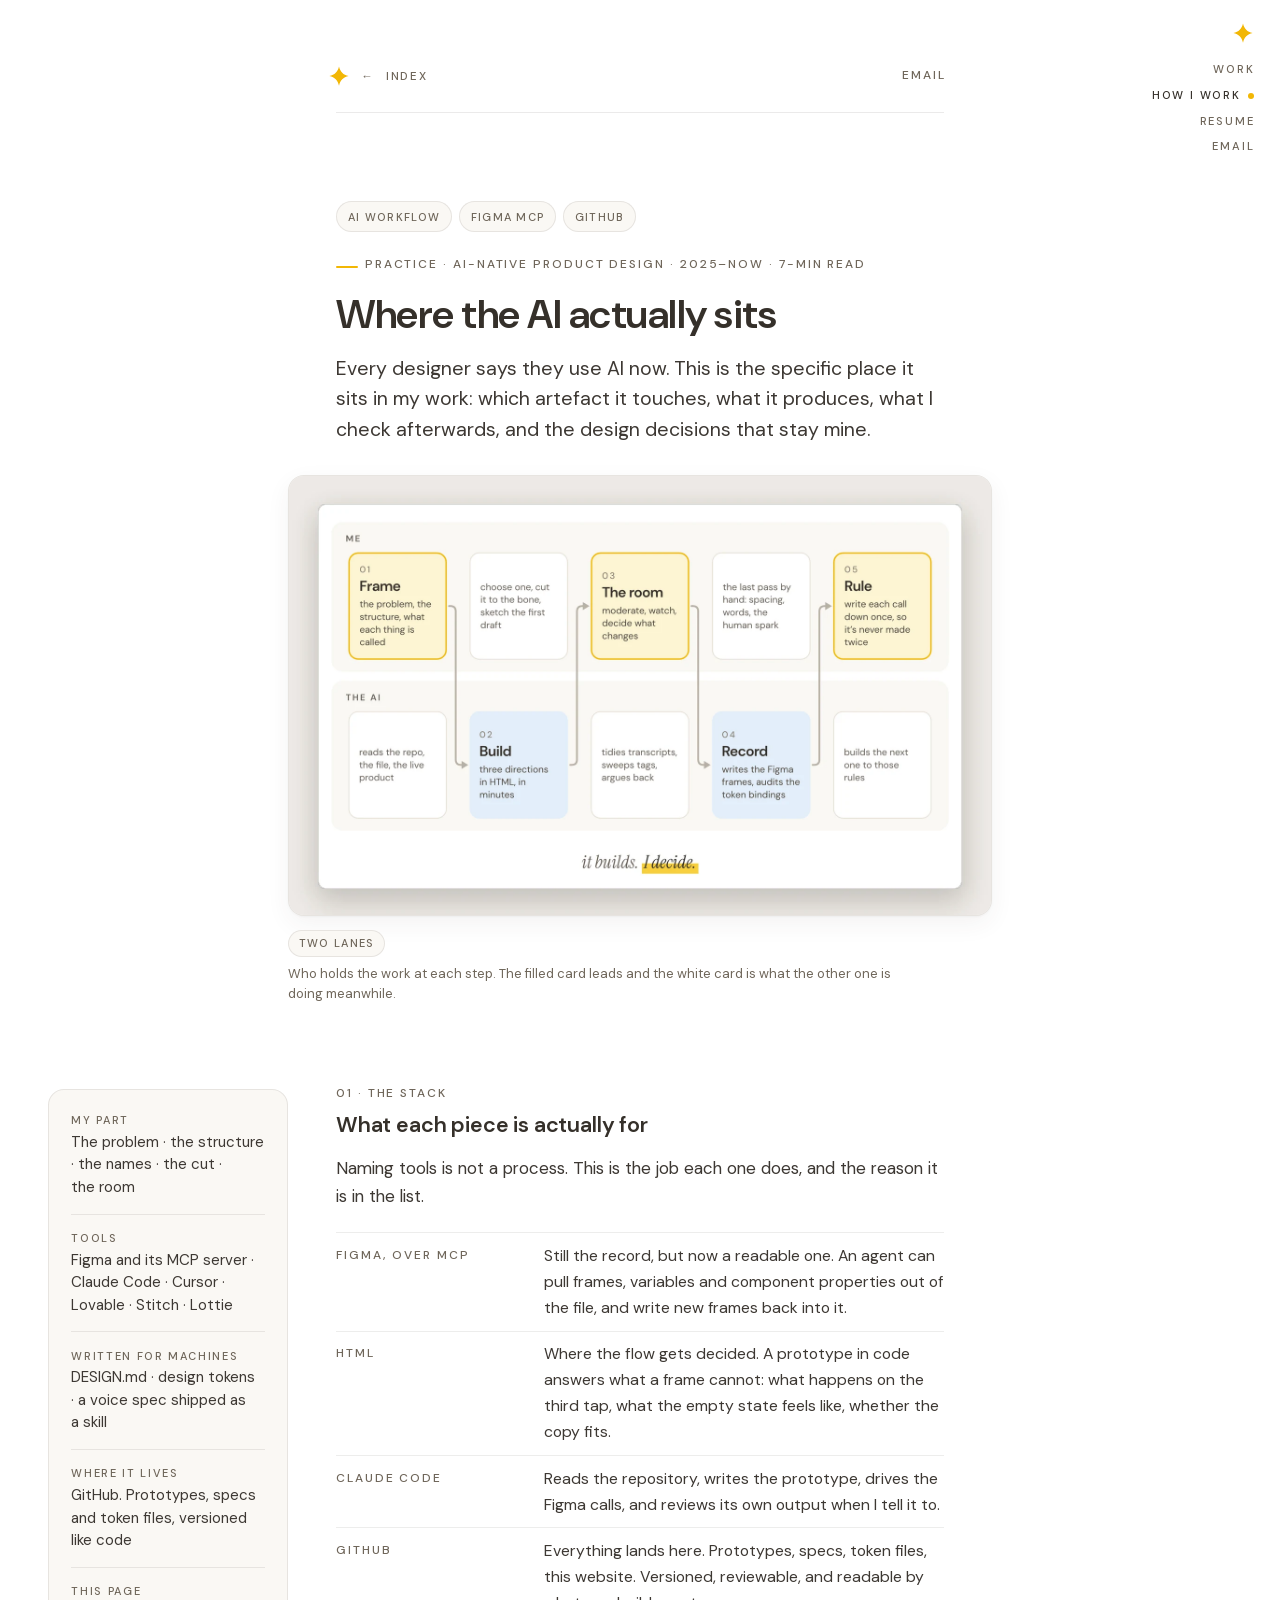
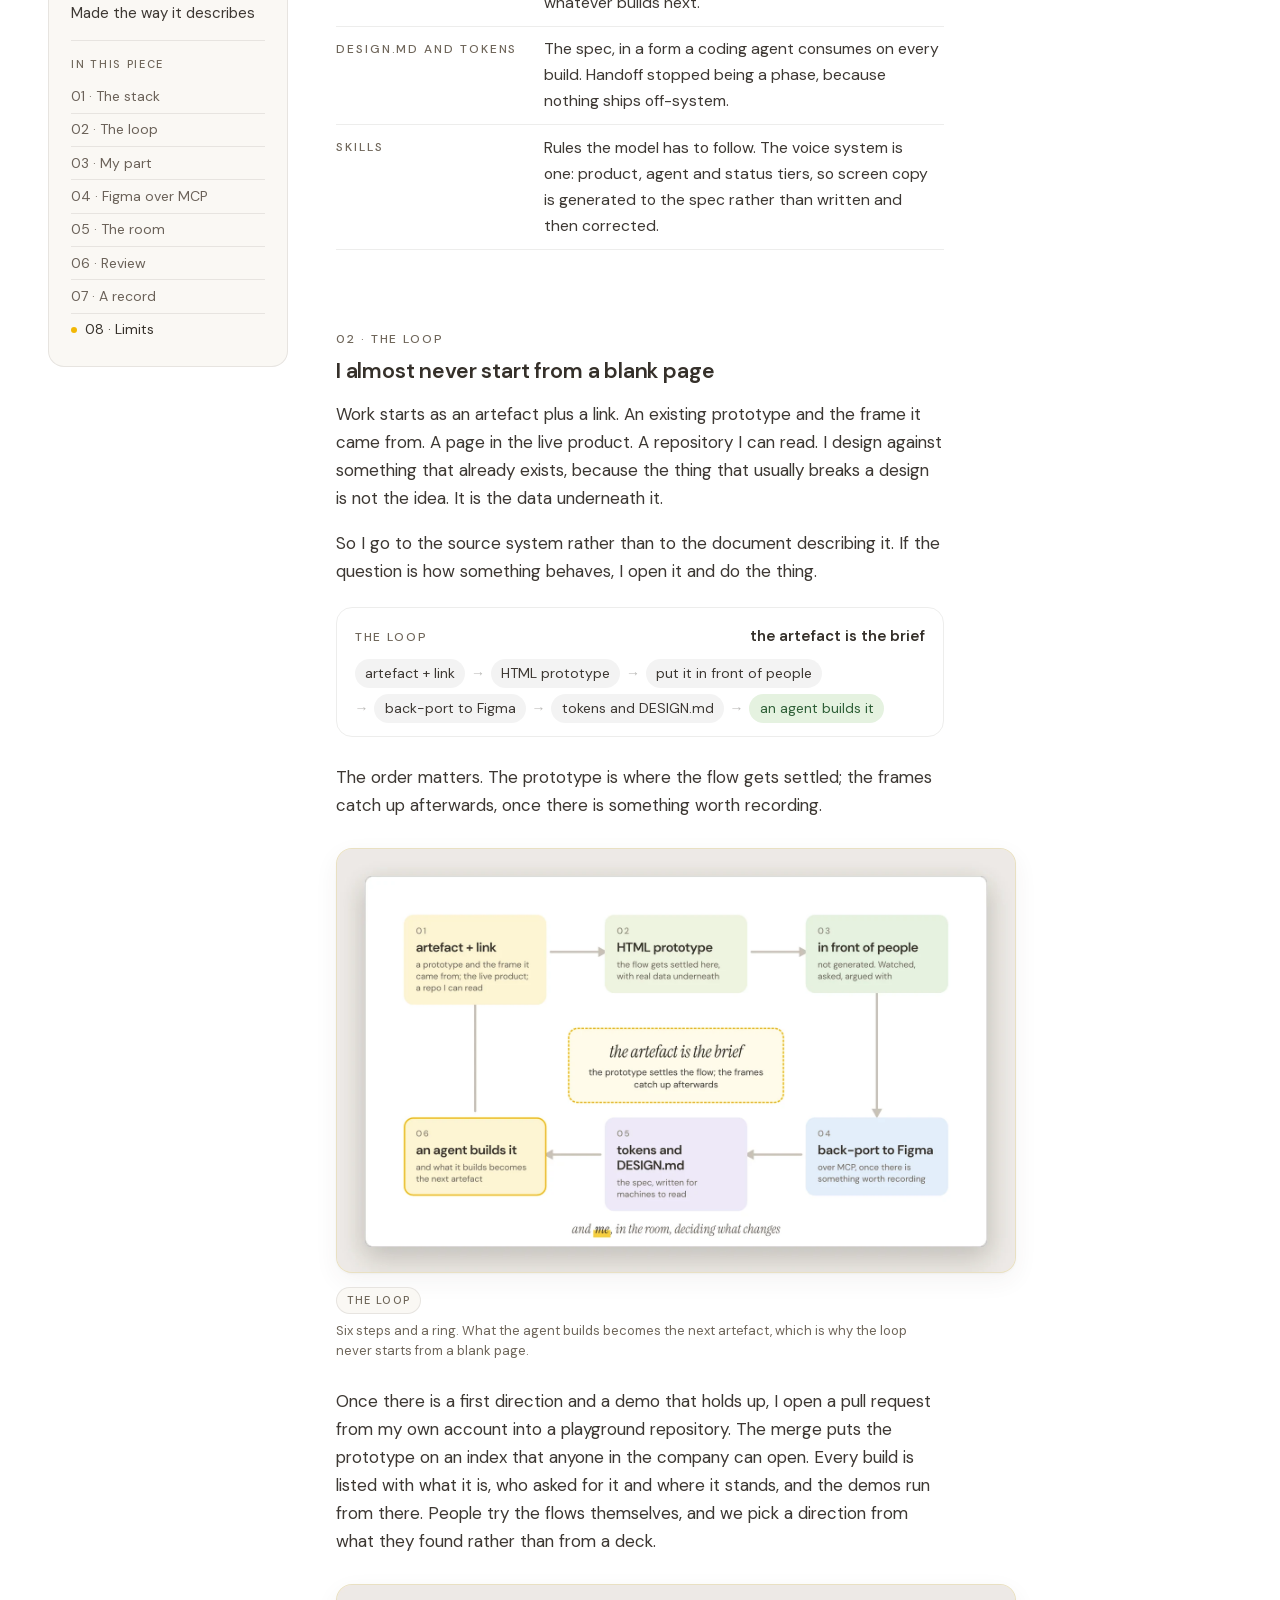
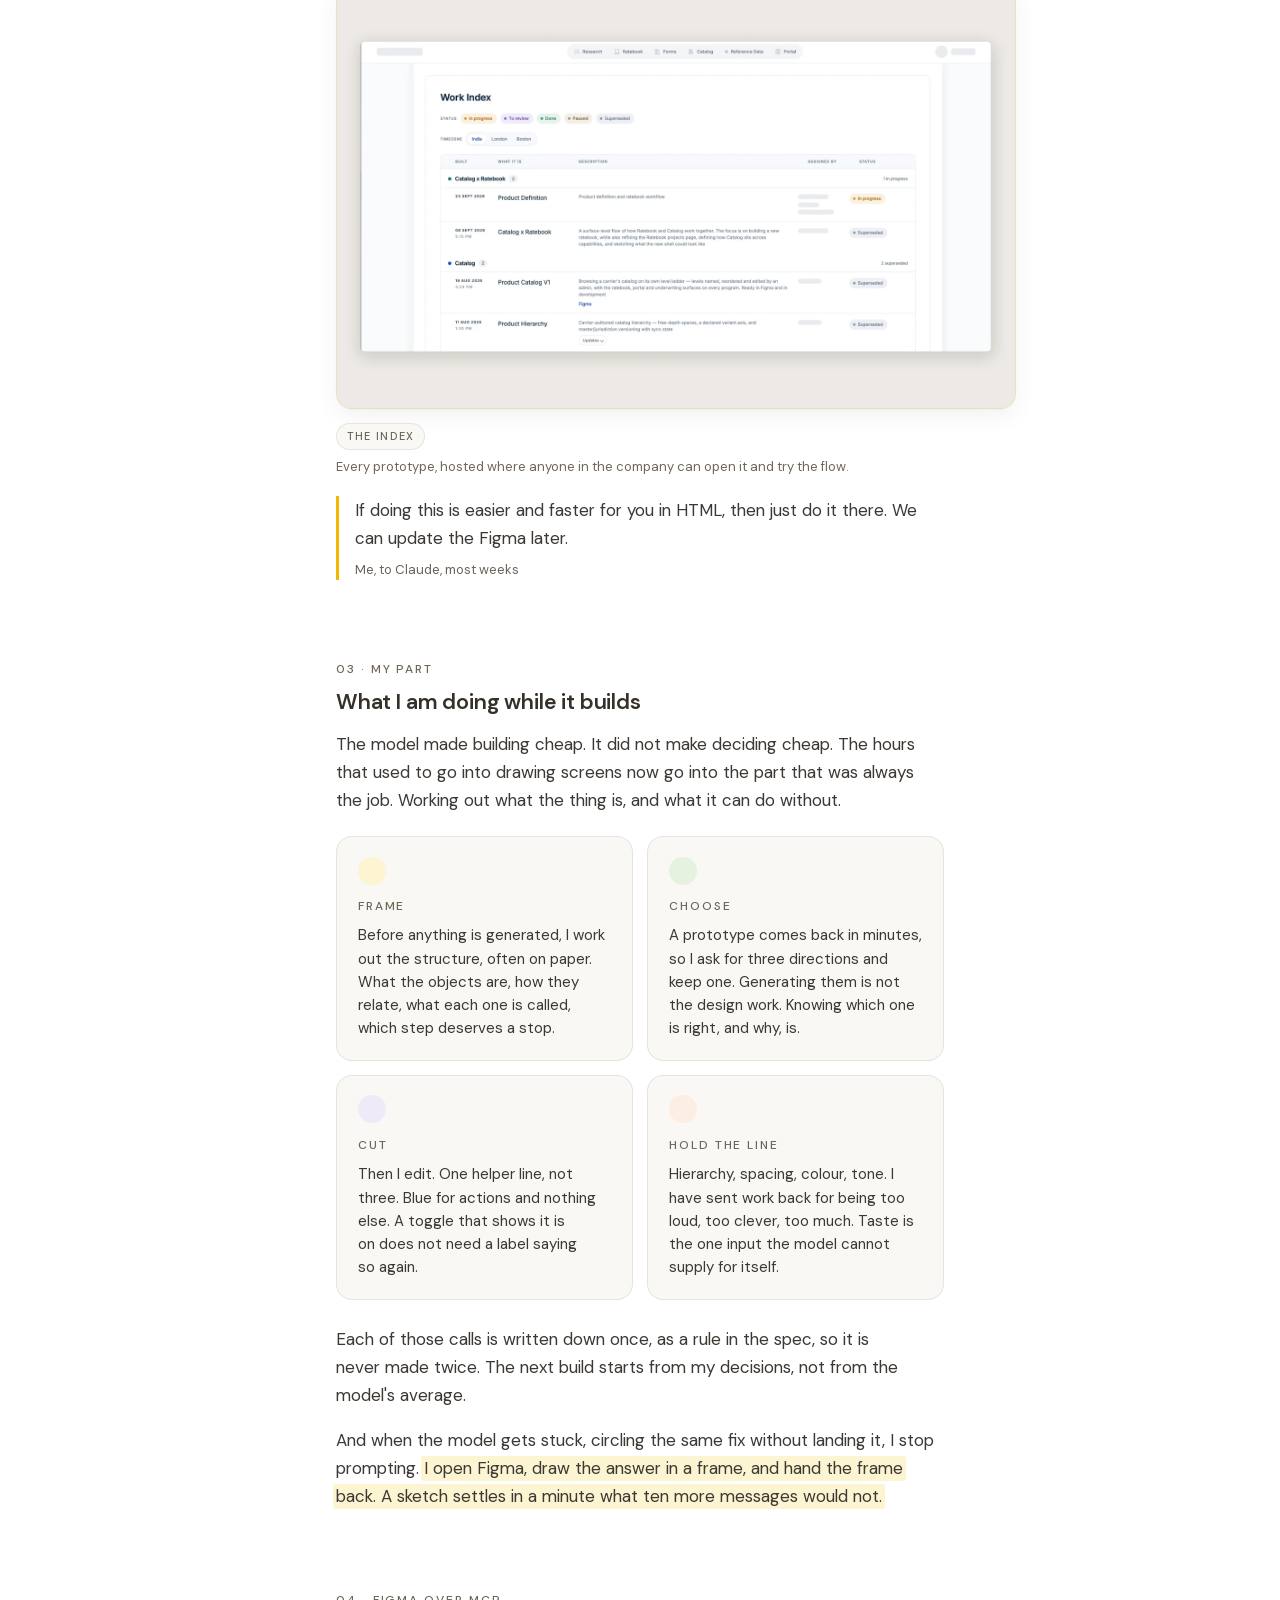
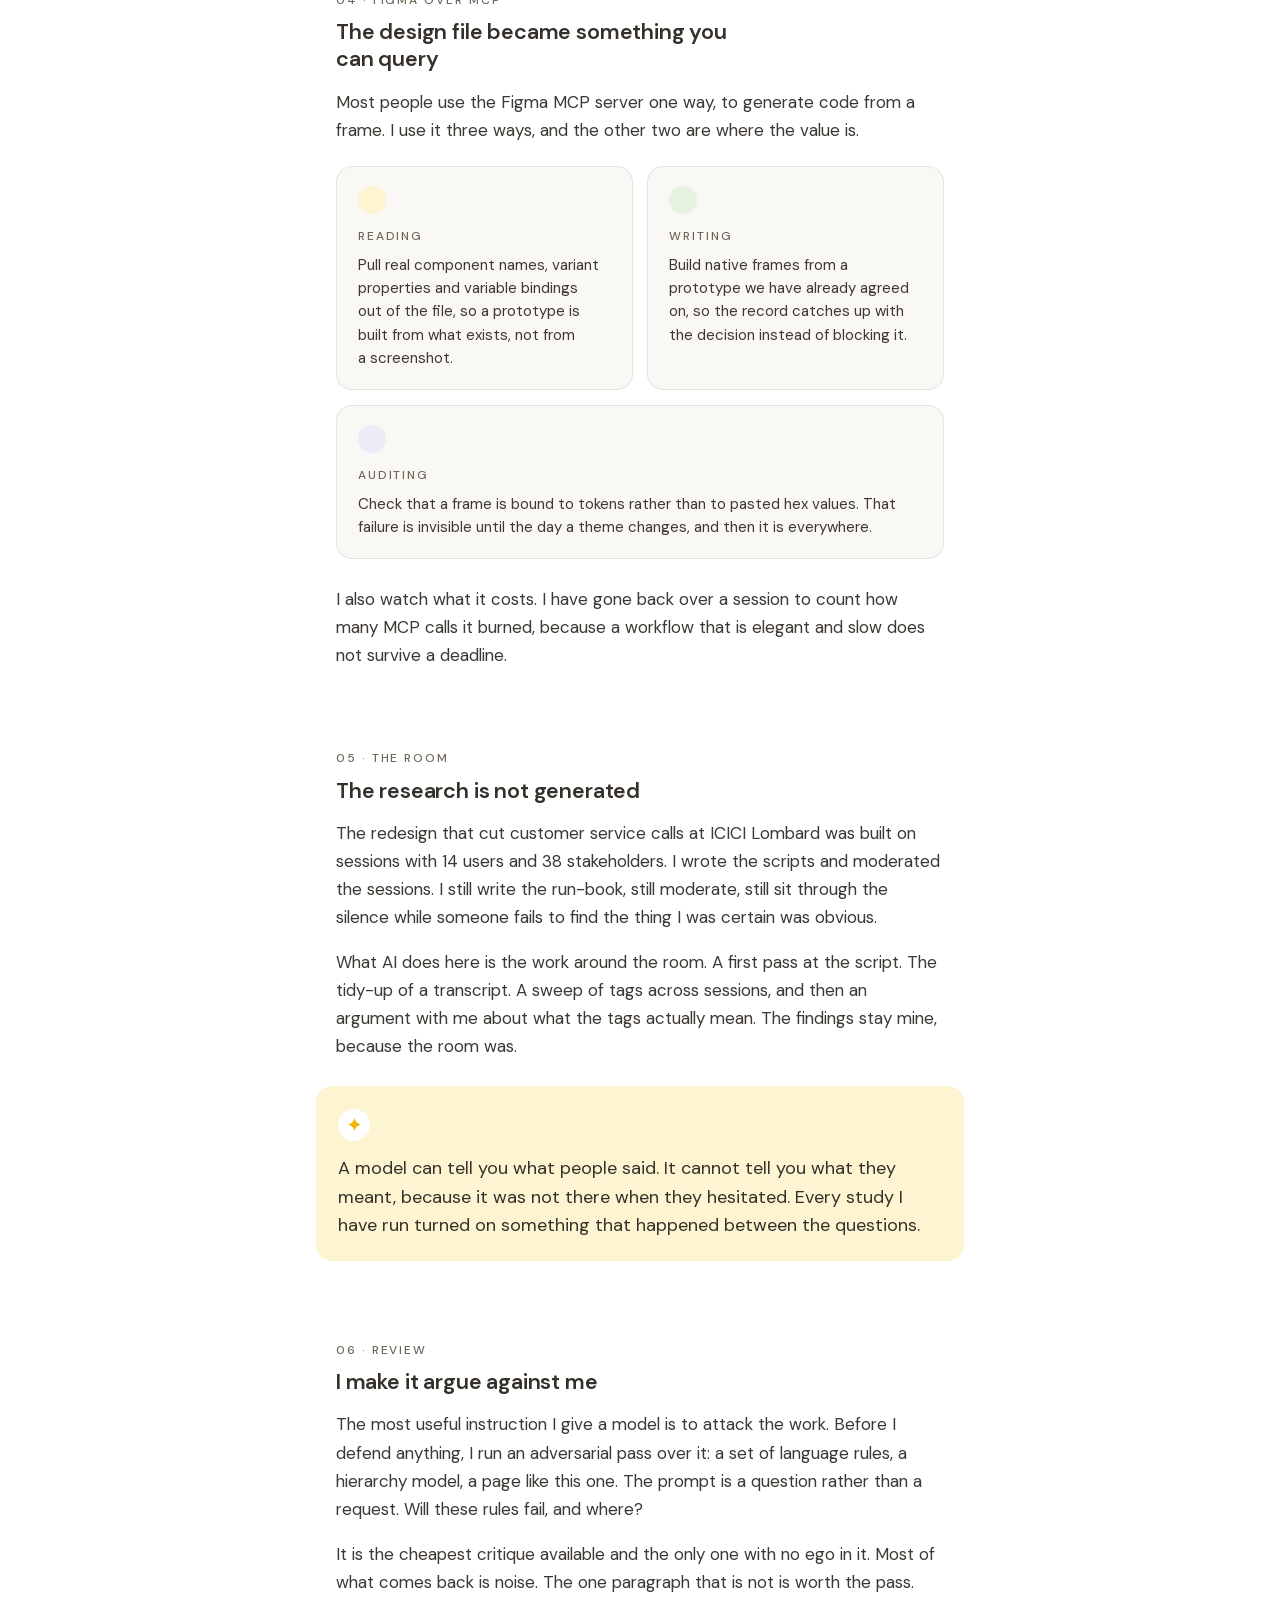
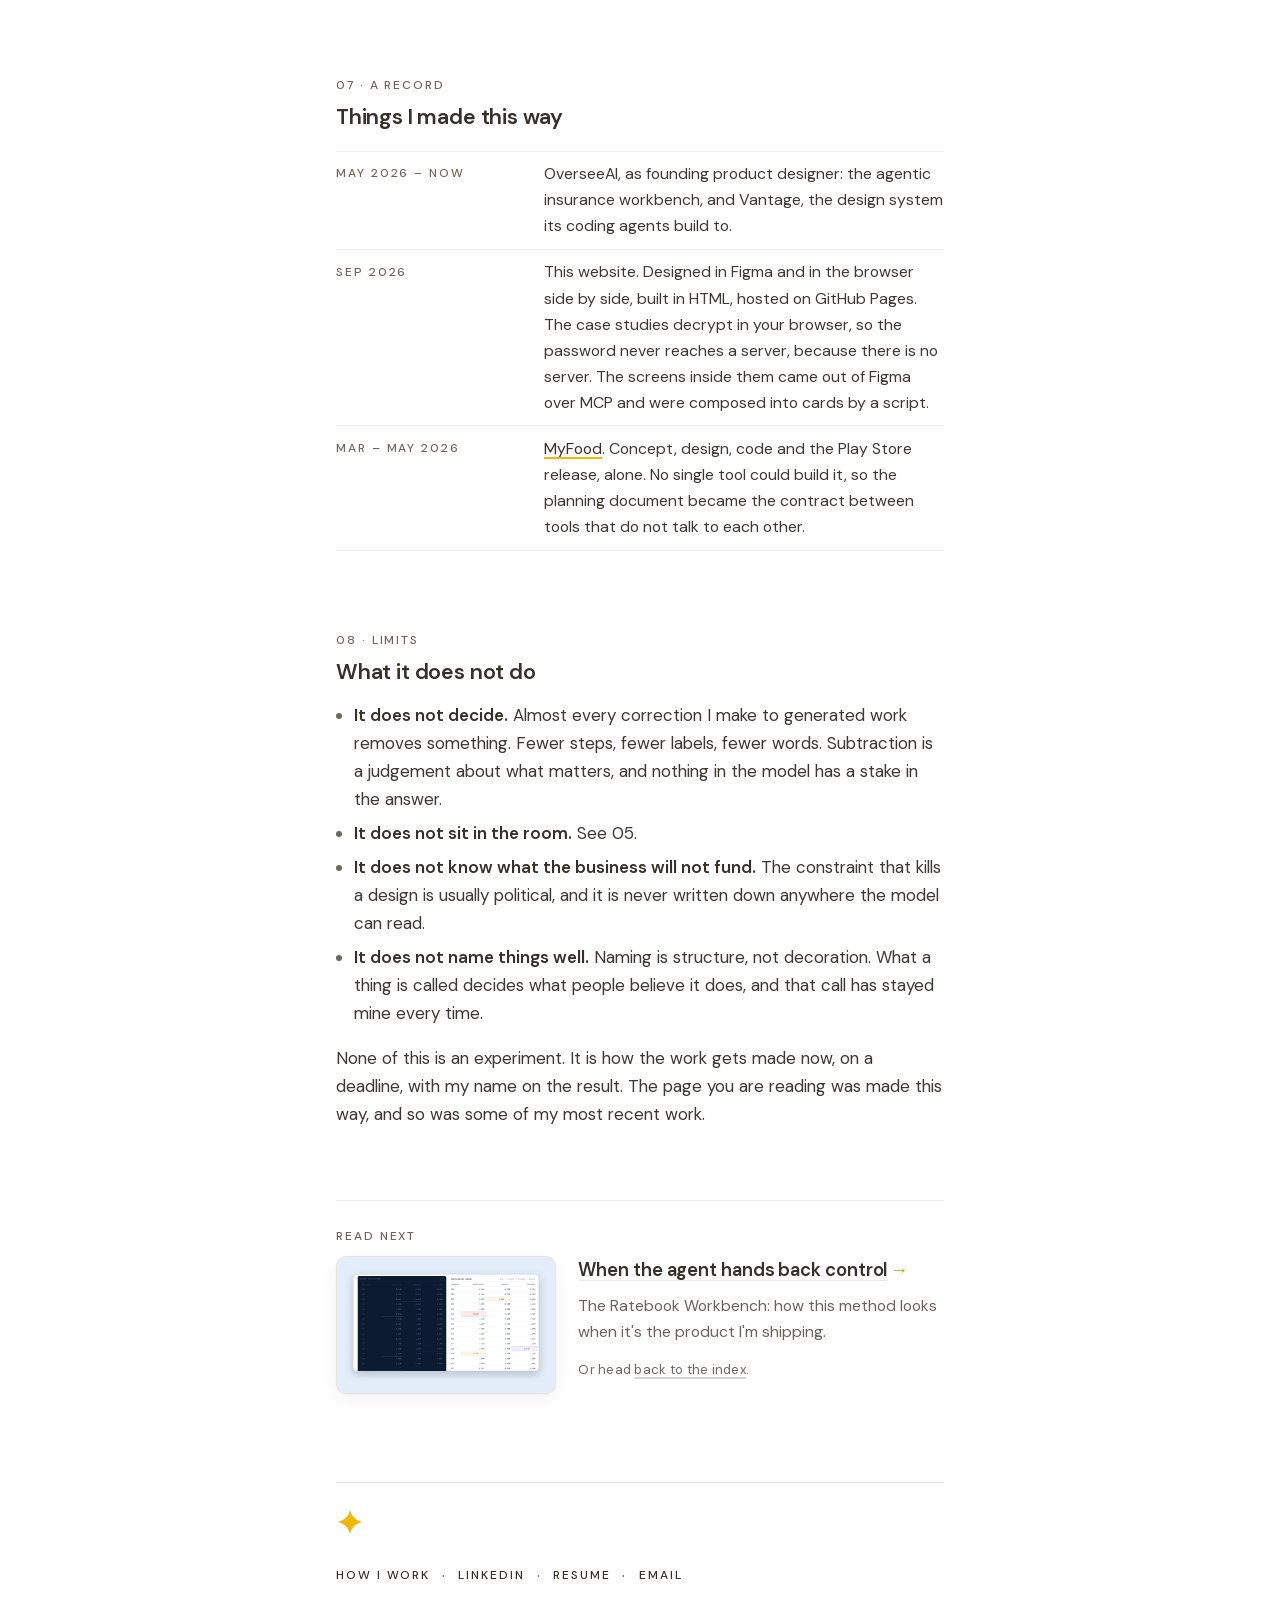
<file: process/index.html>
<!DOCTYPE html>
<html lang="en">
<head>
<meta charset="utf-8">
<meta name="viewport" content="width=device-width, initial-scale=1">
<title>Where the AI actually sits — Avantika Pidiha</title>
<meta name="description" content="How I design with AI: what it builds, and the decisions that stay mine. By Avantika Pidiha.">
<meta name="theme-color" content="#ffffff" media="(prefers-color-scheme: light)">
<meta name="theme-color" content="#17140f" media="(prefers-color-scheme: dark)">
<link rel="canonical" href="https://www.avantikapidiha.com/process/">
<!-- STAGING ONLY: remove this noindex line when DNS flips to avantikapidiha.com (launch checklist item) -->
<meta name="robots" content="noindex">
<meta property="og:type" content="article">
<meta property="og:url" content="https://www.avantikapidiha.com/process/">
<meta property="og:title" content="Where the AI actually sits — Avantika Pidiha">
<meta property="og:description" content="How I design with AI: what it builds, and the decisions that stay mine. By Avantika Pidiha.">
<meta property="og:image" content="https://www.avantikapidiha.com/assets/og.jpg">
<meta property="og:image:width" content="1200">
<meta property="og:image:height" content="630">
<meta property="og:image:type" content="image/jpeg">
<meta property="og:image:alt" content="Avantika Pidiha — Founding Product Designer at OverseeAI">
<meta name="twitter:image" content="https://www.avantikapidiha.com/assets/og.jpg">
<meta name="twitter:image:alt" content="Avantika Pidiha — Founding Product Designer at OverseeAI">
<meta name="twitter:card" content="summary_large_image">
<link rel="icon" type="image/svg+xml" href="../assets/mark.svg">
<link rel="apple-touch-icon" href="../assets/apple-touch-icon.png">
<link rel="manifest" href="../site.webmanifest">
<link rel="preload" href="../fonts/instrumentserif-italic-latin.woff2" as="font" type="font/woff2" crossorigin>
<link rel="preload" href="../fonts/dmsans-var-latin.woff2" as="font" type="font/woff2" crossorigin>
<style>
  @font-face { font-family: 'DM Sans'; font-style: italic; font-weight: 400; font-display: swap; src: url(../fonts/dmsans-italic-var-latin-ext.woff2) format('woff2'); unicode-range: U+0100-02BA, U+02BD-02C5, U+02C7-02CC, U+02CE-02D7, U+02DD-02FF, U+0304, U+0308, U+0329, U+1D00-1DBF, U+1E00-1E9F, U+1EF2-1EFF, U+2020, U+20A0-20AB, U+20AD-20C0, U+2113, U+2C60-2C7F, U+A720-A7FF; }
  @font-face { font-family: 'DM Sans'; font-style: italic; font-weight: 400; font-display: swap; src: url(../fonts/dmsans-italic-var-latin.woff2) format('woff2'); unicode-range: U+0000-00FF, U+0131, U+0152-0153, U+02BB-02BC, U+02C6, U+02DA, U+02DC, U+0304, U+0308, U+0329, U+2000-206F, U+20AC, U+2122, U+2191, U+2193, U+2212, U+2215, U+FEFF, U+FFFD; }
  @font-face { font-family: 'DM Sans'; font-style: normal; font-weight: 400 600; font-display: swap; src: url(../fonts/dmsans-var-latin-ext.woff2) format('woff2'); unicode-range: U+0100-02BA, U+02BD-02C5, U+02C7-02CC, U+02CE-02D7, U+02DD-02FF, U+0304, U+0308, U+0329, U+1D00-1DBF, U+1E00-1E9F, U+1EF2-1EFF, U+2020, U+20A0-20AB, U+20AD-20C0, U+2113, U+2C60-2C7F, U+A720-A7FF; }
  @font-face { font-family: 'DM Sans'; font-style: normal; font-weight: 400 600; font-display: swap; src: url(../fonts/dmsans-var-latin.woff2) format('woff2'); unicode-range: U+0000-00FF, U+0131, U+0152-0153, U+02BB-02BC, U+02C6, U+02DA, U+02DC, U+0304, U+0308, U+0329, U+2000-206F, U+20AC, U+2122, U+2191, U+2193, U+2212, U+2215, U+FEFF, U+FFFD; }
  @font-face { font-family: 'Instrument Serif'; font-style: italic; font-weight: 400; font-display: swap; src: url(../fonts/instrumentserif-italic-latin-ext.woff2) format('woff2'); unicode-range: U+0100-02BA, U+02BD-02C5, U+02C7-02CC, U+02CE-02D7, U+02DD-02FF, U+0304, U+0308, U+0329, U+1D00-1DBF, U+1E00-1E9F, U+1EF2-1EFF, U+2020, U+20A0-20AB, U+20AD-20C0, U+2113, U+2C60-2C7F, U+A720-A7FF; }
  @font-face { font-family: 'Instrument Serif'; font-style: italic; font-weight: 400; font-display: swap; src: url(../fonts/instrumentserif-italic-latin.woff2) format('woff2'); unicode-range: U+0000-00FF, U+0131, U+0152-0153, U+02BB-02BC, U+02C6, U+02DA, U+02DC, U+0304, U+0308, U+0329, U+2000-206F, U+20AC, U+2122, U+2191, U+2193, U+2212, U+2215, U+FEFF, U+FFFD; }
</style>
<style>
  /* ————————————————————————————————
     Case-study page template — one file for every case page.
     Same register as the landing page: white ground, DM Sans
     everywhere, Instrument Serif for the name alone, one yellow
     accent system, mobile-first, a 68rem desktop enhancement
     and an 80rem one that hangs the meta card in the margin.
     Gated pages: <main> arrives encrypted (tools/encrypt-page.mjs)
     and is injected after the password unlocks it. Public pages:
     the same file with the gate stripped at build time.
     ———————————————————————————————— */
  :root {
    --paper:  #ffffff;
    --ink:    #3d3833;   /* 11.6:1 */
    --strong: #35302a;   /* 13.1:1 */
    --soft:   #6b6259;   /* 6.0:1 */
    --faint:  #6f665a;   /* 5.6:1 */
    /* The accent is YELLOW, and yellow is a FILL (2026-09-17). At 1.8:1 on
       white it never carries text and never sits under white text: ink does
       the reading, yellow does the marking. Same tokens as the landing page. */
    --sun:      #f2b705; /* sunflower — marks only: sparkle, rules, underlines, dots */
    --sun-fill: #f7cf3d; /* the fill under an ink label — chips, pointer tag */
    --sun-deep: #d99a00; /* deep end — hovers and small glyphs; still never text */
    --on-sun:   #35302a; /* the label on a yellow fill, in BOTH themes — 8.7:1 */
    --accent:   #35302a; /* link text is ink; the yellow lives in the underline */
    --alert:    #a5371b; /* the one red: a wrong password, a dropped step — 6.3:1 */
    --butter: #fdf4d2;   /* the accent's own wash — the default callout */
    --sage:   #e5f2e0;
    --blush:  #fdeee3;   /* a peach now, not a pink */
    --lavender: #eeeaf8;
    --sand:   #f4efe6;   /* oat (was undefined here; the fourth triad mark used it) */
    --mint:   #e4f4ee;
    --sky:    #e6eef6;
    --hairline: rgb(61 56 51 / 0.16);
    --hairline-soft: rgb(61 56 51 / 0.09);
    /* card surfaces (2026-09-10 UI pass). The reference this was cut against
       puts white cards on a cream ground; the ground here stays white, so the
       relationship is inverted — warm cards on white — which keeps her
       identity and still lets every card read as an object. */
    --surface: #faf8f4;
    --surface-line: rgb(61 56 51 / 0.10);
    --lift: 0 1px 2px rgb(61 56 51 / 0.04), 0 8px 24px rgb(61 56 51 / 0.06);
    --display: "Instrument Serif", "Iowan Old Style", Georgia, serif;
    --measure: 38rem;
    --radius: 16px;
  }
  * { margin: 0; padding: 0; box-sizing: border-box; }
  html { -webkit-text-size-adjust: 100%; text-size-adjust: 100%; scroll-behavior: smooth; }
  body {
    background: var(--paper);
    color: var(--ink);
    font-family: "DM Sans", -apple-system, "Helvetica Neue", Arial, sans-serif;
    font-optical-sizing: auto;
    font-size: 1.0625rem;
    line-height: 1.65;
    font-kerning: normal;
    font-variant-ligatures: common-ligatures;
    hanging-punctuation: first last;
    -webkit-font-smoothing: antialiased;
    text-rendering: optimizeLegibility;
  }
  ::selection { background: #fbe7a1; color: var(--strong); }
  .page { max-width: calc(var(--measure) + 3rem); margin-inline: auto; padding-inline: 1.5rem; }
  p, li, dd, figcaption, blockquote { text-wrap: pretty; }

  a {
    color: var(--accent);
    text-decoration: underline;
    text-decoration-thickness: 2px;
    text-decoration-color: var(--sun);
    text-underline-offset: 0.2em;
    transition: text-decoration-color 150ms ease-out;
  }
  a:hover { text-decoration-color: var(--sun-deep); }
  /* in running prose a link is ink like its sentence, so weight is its second
     cue (the underline alone is 1.8:1); hovering lays a marker band under it */
  #cs p a, #cs li a, #teaser p a { font-weight: 500; border-radius: 2px; transition: text-decoration-color 150ms ease-out, background-color 150ms ease-out; }
  #cs p a:hover, #cs li a:hover, #teaser p a:hover { background-color: var(--butter); }
  /* an inline marker band for one sentence in running prose; the ink stays the
     sentence's own, only the ground changes, and it wraps cleanly across lines */
  #cs p mark { background: var(--butter); color: inherit; padding: 0.08em 0.18em; margin: 0 -0.18em; border-radius: 3px; -webkit-box-decoration-break: clone; box-decoration-break: clone; }
  :focus-visible { outline: 2px solid var(--ink); outline-offset: 3px; border-radius: 2px; text-decoration: none; }

  /* ——— Top bar: the way back — sparkle mark + a small caps hint ——— */
  .top {
    display: flex; justify-content: space-between; align-items: center; gap: 1rem;
    padding-top: clamp(1.25rem, 4vh, 2.4rem);
    padding-bottom: 0.9rem;
    border-bottom: 1px solid var(--surface-line);
  }
  .home {
    display: inline-flex; align-items: center; gap: 0.7rem;
    padding: 0.65rem 0.5rem 0.65rem 0;   /* 44px tap target on phones */
    margin-left: -0.5rem;                 /* keep visual alignment despite padding */
    color: var(--faint); text-decoration: none;
    font-size: 0.72rem; font-weight: 500; letter-spacing: 0.16em; text-transform: uppercase;
    transition: color 150ms ease-out;
  }
  .home:hover { color: var(--accent); }
  .home .mark { width: 22px; height: 22px; color: var(--sun); display: inline-block; transition: transform 250ms cubic-bezier(0.23, 1, 0.32, 1); }
  .home .mark svg { display: block; width: 100%; height: 100%; }
  .home:hover .mark { transform: rotate(-20deg) scale(1.1); }
  .home .arrow { display: inline-block; transition: transform 200ms cubic-bezier(0.23, 1, 0.32, 1); }
  .home:hover .arrow { transform: translateX(-3px); }
  .caps, .site-nav a, .kicker, dt, .tag, .label {
    font-size: 0.75rem; font-weight: 500; letter-spacing: 0.16em; text-transform: uppercase; color: var(--faint);
  }
  .site-nav { display: flex; align-items: center; column-gap: 0.85rem; flex-wrap: wrap; }
  .site-nav a {
    display: inline-flex; align-items: center; min-height: 44px; padding-inline: 0.3rem;
    margin-inline: -0.3rem calc(-0.3rem - 0.16em);
    text-decoration: underline; text-decoration-color: transparent; text-decoration-thickness: 1px; text-underline-offset: 0.25em;
    color: var(--faint);
  }
  .site-nav a:hover { text-decoration-color: var(--accent); color: var(--accent); }
  .site-nav .sep { color: var(--faint); user-select: none; }

  /* ——— Gate: the door. First thing in the column under the dek, white on the
     paper so it reads as the one actionable object on a locked page. It says
     what's inside, why it's locked, and takes the password — nothing else.
     (Stripped from public builds.) ——— */
  #gate {
    margin: 1.9rem 0 0;
    padding: 2.1rem 2.2rem 2.2rem;
    border: 1px solid var(--surface-line); border-radius: var(--radius);
    background: #fff;
    box-shadow: var(--lift);
    text-align: left;
  }
  #gate .mark { width: 30px; height: 30px; color: var(--sun); display: block; margin-bottom: 1.1rem; }
  #gate .mark svg { display: block; width: 100%; height: 100%; }
  #gate h2 {
    font-family: var(--display);
    font-style: italic;
    font-weight: 400;
    font-size: clamp(1.7rem, 1.15rem + 2.1vw, 2.15rem);
    line-height: 1.08;
    color: var(--strong);
    letter-spacing: -0.005em;
    text-wrap: balance;
  }
  #gate .inside { margin-top: 0.95rem; color: var(--ink); font-size: 1.0625rem; line-height: 1.55; }
  #gate .why { margin-top: 0.7rem; color: var(--soft); font-size: 0.9375rem; line-height: 1.5; }
  #gate form { display: flex; gap: 0.6rem; margin-top: 1.5rem; }
  #gate label { position: absolute; width: 1px; height: 1px; overflow: hidden; clip: rect(0 0 0 0); }
  #gate input {
    flex: 1 1 auto; min-width: 0; min-height: 50px; padding: 0.55rem 1rem;
    font: inherit; color: var(--strong); background: #fff;
    border: 1px solid rgb(61 56 51 / 0.28); border-radius: 12px;
    transition: border-color 150ms ease-out;
  }
  #gate input:hover { border-color: rgb(61 56 51 / 0.45); }
  #gate input:focus-visible { outline: 2px solid var(--ink); outline-offset: 2px; border-color: transparent; }
  #gate input[aria-invalid="true"] { border-color: var(--alert); }
  #gate button {
    min-height: 50px; padding-inline: 1.35rem; border: 0; border-radius: 12px;
    font: inherit; font-weight: 500; color: #fff; background: var(--strong);
    transition: background-color 150ms ease-out, transform 200ms cubic-bezier(0.23, 1, 0.32, 1);
  }
  #gate button:hover { background: var(--sun-fill); color: var(--on-sun); }
  #gate button:active { transform: scale(0.97); }
  #gate button[disabled] { opacity: 0.6; }
  #gate .msg { min-height: 1.4em; margin-top: 0.5rem; font-size: 0.9375rem; color: var(--soft); }
  #gate .msg.err { color: var(--alert); }
  #gate .ask { margin-top: 0.5rem; font-size: 0.9375rem; color: var(--soft); }
  .locked #cs { display: none; }
  html:not(.locked) #gate { display: none; }
  noscript p { margin-top: 1rem; }

  /* ——— Case-study content ——— */
  #cs { margin-top: clamp(2.5rem, 8vh, 4.5rem); }
  .hero .kicker { display: block; margin-bottom: 1rem; }
  .hero h1 {
    font-size: clamp(1.75rem, 1.15rem + 2.6vw, 2.5rem);
    font-weight: 600; line-height: 1.15; letter-spacing: -0.012em; color: var(--strong);
    max-width: 22ch;
  }
  .hero .dek { margin-top: 1.1rem; font-size: 1.15em; line-height: 1.55; }
  .hero .dek + p { margin-top: 0.9rem; }
  .tags { display: flex; flex-wrap: wrap; gap: 0.4rem; margin-bottom: 1rem; }
  .tags .tag {
    display: inline-block; padding: 0.34rem 0.68rem 0.3rem; border-radius: 999px;
    background: var(--surface); border: 1px solid var(--surface-line);
    letter-spacing: 0.12em; font-size: 0.6875rem;
  }

  /* the cover: the same artifact card the landing page links from, so the card
     you clicked becomes the page's header image. 16:10, 1504×940, like every
     other figure on the site. */
  .cover { margin-top: 1.9rem; }
  .cover img {
    display: block; width: 100%; height: auto;
    border-radius: var(--radius); border: 1px solid var(--surface-line);
    background: var(--surface); box-shadow: var(--lift);
  }

  /* the meta card: the reference's sticky card, in our voice. Phone = a 2-col dl
     right under the hero; 80rem+ = hangs in the left margin and sticks. */
  .meta {
    margin-top: 2rem; padding: 1.35rem 1.4rem 1.25rem;
    border: 1px solid var(--surface-line); border-radius: var(--radius);
    display: grid; grid-template-columns: 1fr 1fr; gap: 1.15rem 1.4rem; font-size: 0.9375rem; line-height: 1.5;
    background: var(--surface);
  }
  .meta > div { min-width: 0; }
  .meta dt { margin-bottom: 0.32rem; font-size: 0.6875rem; letter-spacing: 0.15em; }
  .meta dd { color: var(--ink); }
  .meta .wide { grid-column: 1 / -1; }
  .meta .status::before { content: ""; display: inline-block; width: 8px; height: 8px; border-radius: 50%; background: #3f8a52; margin-right: 0.45em; vertical-align: 1px; }
  .meta .status.wip::before { background: var(--sun-deep); }
  @media (prefers-reduced-motion: no-preference) {
    /* a work-in-progress dot that breathes — the only looping animation on
       the site, and only on a page that is genuinely still moving */
    .meta .status.wip::before { animation: wip-pulse 2.6s ease-in-out infinite; }
    @keyframes wip-pulse {
      0%, 100% { transform: scale(1); opacity: 1; }
      50%      { transform: scale(1.15); opacity: 0.6; }
    }
  }
  /* the impact table: hairline rows, label left, value right — the one place
     on a case page where numbers are allowed to line up and be scanned. */
  .meta .impact { display: grid; gap: 0; }
  .meta .impact div {
    display: flex; justify-content: space-between; align-items: baseline; gap: 0.75rem;
    padding: 0.5rem 0; border-bottom: 1px solid var(--surface-line);
  }
  .meta .impact div:first-child { padding-top: 0.15rem; }
  .meta .impact div:last-child { border-bottom: 0; padding-bottom: 0; }
  .meta .impact span { color: var(--soft); font-size: 0.875rem; line-height: 1.4; }
  .meta .impact b { font-weight: 600; color: var(--strong); font-variant-numeric: tabular-nums; white-space: nowrap; }
  .meta ul { list-style: none; padding: 0; }
  .meta li + li { margin-top: 0.15rem; }

  /* the reader's grid: meta beside the body at 80rem+, stacked below it */
  .cs-grid { display: block; }
  .cs-body > section:first-child { margin-top: clamp(2.75rem, 8vh, 4rem); }

  #cs section { position: relative; margin-top: clamp(3rem, 8vh, 4.25rem); }
  #cs section > .label { display: block; margin-bottom: 0.55rem; }
  #cs h2 {
    font-size: 1.35rem; font-weight: 600; line-height: 1.25; letter-spacing: -0.008em; color: var(--strong);
    margin-bottom: 0.9rem; max-width: 30ch; text-wrap: pretty;
  }
  /* the section number sits on a small yellow chip: yellow can't be the numeral, so it is the ground under it */
  #cs h2 .num { display: inline-block; padding: 0.12em 0.42em 0.1em; margin-right: 0.6em; border-radius: 6px; background: var(--sun-fill); color: var(--on-sun); font-size: 0.72em; font-weight: 600; letter-spacing: 0.02em; vertical-align: 0.14em; font-variant-numeric: tabular-nums; }
  #cs h3 { font-size: 1.0625rem; font-weight: 600; color: var(--strong); margin: 1.8rem 0 0.35rem; }
  #cs p + p, #cs ul + p, #cs p + ul, #cs ol + p, #cs p + ol { margin-top: 1em; }
  #cs figure + p, #cs figure + h3, #cs dl + p, #cs .compare + p, #cs .card + p, #cs .triad + p, #cs .flow + p, #cs .quotes + p, #cs .ifthen + p, #cs .funnel + p, #cs .counts + p, #cs .callout + p, #cs .baseline + p, #cs .demo + p { margin-top: 1.6rem; }
  #cs p + .baseline, #cs p + .flow, #cs p + .quotes, #cs p + .ifthen, #cs p + dl, #cs p + .compare { margin-top: 1.4rem; }
  #cs p + .callout { margin-top: 1.6rem; }   /* a p.callout would otherwise take #cs p + p's 1em */
  #cs ul, #cs ol { padding-left: 1.15rem; }
  #cs li + li { margin-top: 0.35em; }
  #cs li::marker { color: var(--faint); }
  #cs strong { font-weight: 600; color: var(--strong); }
  #cs .lead { font-size: 1.15em; line-height: 1.55; color: var(--strong); }

  /* the key insight / the reframe: her blush wash, now a proper card with a
     mark on it, so the one paragraph that owns a cost looks like an object on
     the page rather than a highlighted sentence. */
  .callout {
    position: relative;
    background: var(--butter); border-radius: var(--radius);
    padding: 1.4rem 1.4rem 1.3rem; margin: 1.6rem -0.75rem 0;
    font-size: 1.0625em; line-height: 1.58; color: var(--strong);
  }
  .callout::before {
    content: ""; display: block; width: 32px; height: 32px; margin-bottom: 0.85rem;
    border-radius: 50%; background-color: #fff;
    background-image: url("data:image/svg+xml;utf8,<svg xmlns='http://www.w3.org/2000/svg' viewBox='0 0 24 24'><path d='M12 1.5 C13.4 7.4 16.6 10.6 22.5 12 C16.6 13.4 13.4 16.6 12 22.5 C10.6 16.6 7.4 13.4 1.5 12 C7.4 10.6 10.6 7.4 12 1.5 Z' fill='%23f2b705'/></svg>");
    background-size: 15px 15px; background-position: center; background-repeat: no-repeat;
  }
  .callout.sage { background: var(--sage); }
  .callout.lavender { background: var(--lavender); }
  .callout .label { display: block; margin-bottom: 0.4rem; }
  .callout .who { display: block; margin-top: 0.5rem; font-size: 0.8125rem; color: var(--soft); }

  /* cards: hairline boxes for hypotheses, triads, layers, persona */
  .card { border: 1px solid var(--surface-line); border-radius: var(--radius); padding: 1.2rem 1.3rem; margin-top: 1.4rem; background: var(--surface); }
  .card .label { display: block; margin-bottom: 0.45rem; }
  #cs .card h3 { margin: 0 0 0.4rem; }
  .card p { font-size: 1rem; }
  .card.big p { font-size: 1.15em; line-height: 1.5; color: var(--strong); }
  .card + .card { margin-top: 0.9rem; }
  .triad { display: grid; grid-template-columns: 1fr; gap: 0.9rem; margin-top: 1.4rem; }
  .triad .card { margin-top: 0; }
  .triad .card h3 { font-size: 1rem; }
  .triad .card p { font-size: 0.9375rem; line-height: 1.55; }
  /* the mark is a chip, not a dot: a 28px disc the card hangs off, the same
     move the callout makes one size up */
  .triad .mark {
    display: block; width: 28px; height: 28px; border-radius: 50%;
    background: var(--butter); margin-bottom: 0.8rem;
  }
  .triad .card:nth-child(4n+2) .mark { background: var(--sage); }
  .triad .card:nth-child(4n+3) .mark { background: var(--lavender); }
  .triad .card:nth-child(4n+4) .mark { background: var(--blush); }
  @media (min-width: 48rem) {
    .triad.quad { grid-template-columns: 1fr 1fr; }                                  /* two across */
    .triad.quad .card:last-child:nth-child(odd) { grid-column: 1 / -1; }             /* an odd last card takes the row */
  }

  /* numbers: receipts strip (outcomes) and the funnel (boxed, divided) */
  .receipts, .metrics {
    display: grid; grid-template-columns: repeat(auto-fit, minmax(7.5rem, 1fr)); gap: 1.25rem 1.5rem;
    margin-top: 1.5rem; padding-top: 1.4rem; border-top: 1px solid var(--hairline);
  }
  .receipts .n, .metrics .n, .funnel .n, .counts .n {
    display: block; font-size: 2.125rem; font-weight: 600; line-height: 1.05; letter-spacing: -0.02em; color: var(--strong);
    font-variant-numeric: tabular-nums;
  }
  .receipts .l, .metrics .l, .funnel .l, .counts .l { display: block; margin-top: 0.4rem; font-size: 0.875rem; line-height: 1.4; color: var(--soft); }
  .funnel {
    display: grid; grid-template-columns: 1fr 1fr; margin: 1.4rem 0 0; border: 1px solid var(--hairline-soft); border-radius: var(--radius); overflow: hidden;
  }
  .funnel > div { padding: 1rem 1.1rem; border-right: 1px solid var(--hairline-soft); border-bottom: 1px solid var(--hairline-soft); }
  .funnel > div:nth-child(2n) { border-right: 0; }
  .funnel .n { font-size: 1.75rem; }
  .funnel .sub { display: block; font-size: 0.75rem; color: var(--faint); margin-bottom: 0.3rem; letter-spacing: 0.08em; text-transform: uppercase; }
  .counts { display: grid; grid-template-columns: repeat(auto-fit, minmax(7rem, 1fr)); gap: 1rem 1.5rem; margin-top: 1.4rem; }
  .counts .n { font-size: 1.75rem; }
  .counts .sub { display: block; font-size: 0.8125rem; color: var(--faint); margin-bottom: 0.2rem; }

  /* quotes from research: a hairline rule, tagged ABOVE by the question asked;
     the one dissenting voice gets .against and the red rule */
  .quotes { display: grid; grid-template-columns: 1fr; gap: 1.1rem 2rem; margin-top: 1.4rem; }
  .quotes blockquote { margin: 0; padding-left: 1rem; border-left: 2px solid var(--hairline); background: none; border-radius: 0; }
  .quotes blockquote p { font-size: 0.9375rem; line-height: 1.5; color: var(--ink); }
  .quotes blockquote p::before { content: "“"; color: inherit; }
  .quotes blockquote p::after { content: "”"; color: inherit; }
  .quotes .asked { display: block; margin-bottom: 0.3rem; letter-spacing: 0.12em; }
  .quotes .against { border-left-color: var(--alert); }
  .quotes cite { display: block; margin-top: 0.5rem; font-style: normal; font-size: 0.8125rem; color: var(--soft); }

  /* the problem's input numbers: visibly quieter than outcomes */
  .baseline { display: grid; grid-template-columns: repeat(3, 1fr); gap: 0.75rem 1rem; margin-top: 1.4rem; padding-top: 1rem; border-top: 1px solid var(--hairline); }
  .baseline .cap { grid-column: 1 / -1; }
  .baseline .n { display: block; font-size: 1.5rem; font-weight: 600; line-height: 1.1; letter-spacing: -0.01em; color: var(--soft); font-variant-numeric: tabular-nums; }
  .baseline .l { display: block; margin-top: 0.3rem; font-size: 0.8125rem; line-height: 1.4; color: var(--faint); }
  blockquote.pull { margin: 1.2rem 0 0; padding-left: 1rem; border-left: 3px solid var(--sun); color: var(--ink); }
  blockquote.pull cite { display: block; margin-top: 0.4rem; font-style: normal; font-size: 0.8125rem; color: var(--soft); }

  /* flow chips: a journey as a chain; .drop marks where it broke, .new what the redesign added */
  .flow { margin-top: 1.4rem; padding: 1rem 1.1rem 0.85rem; border: 1px solid var(--hairline-soft); border-radius: var(--radius); }
  .flow + .flow { margin-top: 0.75rem; }
  .flow .head { display: flex; flex-wrap: wrap; justify-content: space-between; gap: 0.2rem 1rem; align-items: baseline; margin-bottom: 0.65rem; }
  .flow .head .label { display: inline; }
  .flow .head b { font-weight: 600; color: var(--strong); font-variant-numeric: tabular-nums; font-size: 0.9375rem; }
  .flow .chain { display: flex; flex-wrap: wrap; align-items: center; gap: 0.4rem 0.35rem; }
  .flow .chip {
    display: inline-block; padding: 0.32rem 0.65rem; border-radius: 999px; background: rgb(61 56 51 / 0.06);
    font-size: 0.875rem; line-height: 1.3; color: var(--ink);
  }
  .flow .chip.drop { background: var(--blush); color: var(--alert); }
  .flow .chip.new { background: var(--sage); color: #2f5f37; }
  .flow .arr { color: rgb(61 56 51 / 0.35); font-size: 0.875rem; }
  .bind { display: inline-flex; align-items: center; gap: inherit; }   /* an arrow and the chip it points at (build.mjs). Inline-flex already keeps the pair on one line; the chip's own text may still wrap on a phone */
  .flow .chip small { font-size: 0.8125rem; color: var(--soft); margin-left: 0.3em; }
  .flow .chain + .chain { margin-top: 0.45rem; }

  /* if/then: the rules the system follows (edge cases made explicit) */
  .ifthen { margin-top: 1.4rem; border: 1px solid var(--hairline-soft); border-radius: var(--radius); overflow: hidden; }
  .ifthen .row { display: grid; grid-template-columns: 1fr; gap: 0.25rem 1rem; padding: 0.8rem 1.1rem; border-bottom: 1px solid var(--hairline-soft); font-size: 0.9375rem; }
  .ifthen .row:last-child { border-bottom: 0; }
  .ifthen .if::before, .ifthen .then::before { font-size: 0.6875rem; font-weight: 500; letter-spacing: 0.14em; color: var(--faint); margin-right: 0.5em; }
  .ifthen .if::before { content: "IF"; }
  .ifthen .then::before { content: "THEN"; }
  .ifthen .then { color: var(--strong); }
  .ifthen .then b { font-weight: 600; color: var(--strong); }
  .ifthen .none { color: var(--faint); font-weight: 400; }

  /* two-column definition rows (success metrics, principles) */
  /* compare: a small labelled table for before/after and round-by-round comparisons.
     Column heads say what each column is, so nothing needs a colour key. */
  .compare { width: 100%; margin-top: 1.4rem; border-collapse: collapse; font-size: 0.9375rem; line-height: 1.4; }
  .compare caption { caption-side: top; text-align: left; font-size: 0.6875rem; letter-spacing: 0.15em; text-transform: uppercase; color: var(--soft); padding-bottom: 0.7rem; }
  .compare th, .compare td { text-align: left; vertical-align: top; padding: 0.6rem 0.9rem 0.6rem 0; border-top: 1px solid var(--hairline-soft); }
  .compare th:last-child, .compare td:last-child { padding-right: 0; }
  .compare thead th { border-top: 0; font-size: 0.8125rem; font-weight: 600; color: var(--strong); padding-top: 0; padding-bottom: 0.5rem; }
  .compare tbody th { font-weight: 400; color: var(--soft); }
  .compare tbody td { color: var(--ink); }
  .compare tbody td:last-child { color: var(--strong); font-weight: 500; }
  .compare tbody tr:last-child > * { border-bottom: 1px solid var(--hairline-soft); }
  .compare small { display: block; color: var(--soft); font-size: 0.8125rem; font-weight: 400; margin-top: 0.1rem; }
  .defs { margin-top: 1.2rem; }
  .defs div { display: grid; grid-template-columns: 7.5rem 1fr; gap: 0.25rem 1rem; padding: 0.6rem 0; border-top: 1px solid var(--hairline-soft); font-size: 0.9875rem; }
  .defs div:last-child { border-bottom: 1px solid var(--hairline-soft); }
  .defs dt { align-self: start; padding-top: 0.2rem; }
  .defs dd { color: var(--ink); }
  .defs.wide div { grid-template-columns: 1fr; }   /* long terms (driver → place) stack on phones */

  .qa h3::before { content: "“"; color: var(--sun-deep); margin-right: 0.1em; }
  .qa h3::after { content: "”"; color: var(--sun-deep); margin-left: 0.1em; }

  /* ——— Mini demos: a pattern you can feel in five seconds ———
     The page source carries MARKUP ONLY (the linter forbids script and style in
     a page fragment). Behaviour lives in the script at the bottom of this file
     and is fully delegated, so a demo works whether it shipped in the HTML or
     arrived after the gate unlocked. */
  .demo {
    margin-top: 1.7rem; border: 1px solid var(--surface-line); border-radius: var(--radius);
    background: var(--surface); overflow: hidden;
  }
  .demo .dhead {
    display: flex; align-items: baseline; justify-content: space-between; gap: 0.2rem 1rem; flex-wrap: wrap;
    padding: 0.8rem 1.15rem; border-bottom: 1px solid var(--surface-line); background: #fff;
  }
  .demo .dhead .label { display: inline; }
  .demo .dhead b { font-weight: 600; font-size: 0.9375rem; color: var(--strong); }
  .demo .dbody { padding: 1.15rem; }
  .demo .dline { font-size: 0.9375rem; line-height: 1.55; color: var(--ink); }
  .demo .dact { display: flex; flex-wrap: wrap; gap: 0.5rem; margin-top: 1rem; }
  .demo .dbtn {
    font: inherit; font-size: 0.875rem; font-weight: 500; line-height: 1.1;
    padding: 0.62rem 0.9rem; border-radius: 10px; border: 1px solid var(--surface-line);
    background: #fff; color: var(--strong); cursor: pointer;
    transition: background-color 140ms ease-out, border-color 140ms ease-out, opacity 140ms ease-out;
  }
  .demo .dbtn:hover { border-color: rgb(61 56 51 / 0.3); }
  .demo .dbtn.primary { background: var(--strong); border-color: var(--strong); color: #fff; }
  .demo .dbtn.primary:hover { background: var(--sun-fill); border-color: var(--sun-fill); color: var(--on-sun); }
  .demo .dbtn.ghost { background: none; border-color: transparent; color: var(--soft); }
  .demo .dbtn[disabled] { opacity: 0.42; cursor: default; }
  .demo .dbtn[disabled]:hover { border-color: var(--surface-line); }
  .demo .dbtn.primary[disabled]:hover { background: var(--strong); border-color: var(--strong); color: var(--paper); }
  .demo .dbtn.ghost[disabled]:hover { background: none; border-color: transparent; }
  .demo .dstate { margin-top: 0.9rem; font-size: 0.8125rem; line-height: 1.5; color: var(--faint); }
  .demo .bar { height: 4px; border-radius: 999px; background: rgb(61 56 51 / 0.1); margin-top: 0.9rem; overflow: hidden; }
  .demo .bar i { display: block; height: 100%; width: 0; background: var(--sun); transition: width 1.4s linear; }
  #cs .demo .drows { list-style: none; padding: 0; margin: 0; }   /* #cs: has to beat the prose list indent (#cs ul) */
  #cs .demo .drows li + li { margin-top: 0; }
  .demo .drows li {
    display: flex; align-items: center; gap: 1rem;
    padding: 0.72rem 1.15rem; border-bottom: 1px solid var(--surface-line);
    transition: background-color 160ms ease-out;
  }
  .demo .drows li:last-child { border-bottom: 0; }
  .demo .dinfo { flex: 1 1 auto; min-width: 0; }
  .demo .drows li > .dbtn { flex: none; }
  .demo .dcell { display: block; font-size: 0.875rem; font-weight: 500; color: var(--strong); }
  .demo .dsig { display: block; margin-top: 0.1rem; font-size: 0.8125rem; color: var(--faint); }
  .demo .dvals { display: block; margin-top: 0.1rem; font-size: 0.8125rem; color: var(--soft); font-variant-numeric: tabular-nums; }
  .demo .drows li.done { background: rgb(61 56 51 / 0.025); }
  .demo .drows li.done .dcell { color: var(--soft); font-weight: 400; }
  .demo .dfoot {
    display: flex; align-items: center; justify-content: space-between; gap: 0.75rem; flex-wrap: wrap;
    padding: 0.85rem 1.15rem; border-top: 1px solid var(--surface-line); background: #fff;
  }
  .demo .dcount { font-size: 0.8125rem; color: var(--faint); font-variant-numeric: tabular-nums; }
  .demo .dfoot .dact { margin-top: 0; }

  /* ——— Figures: the landing page's artifact-card slot ——— */
  .thumbs { margin: 1.8rem 0 0; }
  .thumbs img {
    display: block; width: 100%; height: auto;
    border-radius: var(--radius); border: 1px solid var(--surface-line);
    background: var(--butter);             /* the card's wash shows while the bytes decrypt */
    box-shadow: var(--lift);
  }
  .thumbs .pair { display: grid; grid-auto-flow: column; grid-auto-columns: 1fr; gap: 1rem; }
  /* Figures open full-width on a click: dense screens deserve a closer look.
     One fixed layer on the page's own paper, the image contained inside it,
     Escape or a click closes. Built by the script at the foot of the page. */
  #cs .thumbs img { cursor: zoom-in; }
  #cs .thumbs img:focus-visible { outline: 2px solid var(--ink); outline-offset: 4px; }
  .zoom { position: fixed; inset: 0; z-index: 60; display: grid; place-items: center; padding: clamp(0.75rem, 3vmin, 2rem);
    background: rgb(253 252 250 / 0.96); cursor: zoom-out; opacity: 0; transition: opacity 220ms ease-out; }
  .zoom.on { opacity: 1; }
  .zoom img { max-width: 100%; max-height: 100%; width: auto; height: auto; border-radius: var(--radius); box-shadow: 0 2px 6px rgb(61 56 51 / 0.08), 0 30px 70px rgb(61 56 51 / 0.18);
    transform: scale(0.985); transition: transform 260ms cubic-bezier(0.23, 1, 0.32, 1); }
  .zoom.on img { transform: none; }
  @media (max-width: 40rem) {   /* phones: a text figure at 100% is unreadable, so it opens wide and pans */
    .zoom { place-items: start; overflow: auto; -webkit-overflow-scrolling: touch; padding: 1rem; }
    .zoom img { max-width: none; max-height: none; width: 260vw; }
  }
  .zoom .hint { position: absolute; bottom: 1rem; left: 50%; transform: translateX(-50%); font-size: 0.75rem; letter-spacing: 0.12em; text-transform: uppercase; color: var(--faint); }
  @media (max-width: 40rem) { .zoom .hint { position: fixed; background: var(--paper, #fdfcfa); padding: 0.3rem 0.7rem; border-radius: 999px; } }
  @media (prefers-color-scheme: dark) { .zoom { background: rgb(23 20 15 / 0.96); } }
  .thumbs .pair img { height: 100%; object-fit: cover; }
  /* caption as a line of its own furniture: the tag is a pill, the sentence
     sits under it rather than running on from it */
  .thumbs figcaption, .cover figcaption { margin-top: 0.85rem; font-size: 0.8125rem; line-height: 1.55; color: var(--faint); font-variant-numeric: tabular-nums; }
  .thumbs figcaption .tag, .cover figcaption .tag {
    display: block; width: fit-content; margin: 0 0 0.4rem; padding: 0.28rem 0.6rem 0.24rem;
    border-radius: 999px; background: var(--surface); border: 1px solid var(--surface-line);
    letter-spacing: 0.12em; font-size: 0.6875rem;
  }

  footer {
    margin-top: clamp(3.5rem, 10vh, 5.5rem);
    padding-block: 1.6rem clamp(3rem, 8vh, 5rem);
    border-top: 1px solid var(--hairline);
  }
  footer .mark { display: block; width: 28px; height: 28px; color: var(--sun); margin-bottom: 1.1rem; }
  footer .mark svg { display: block; width: 100%; height: 100%; }
  footer .site-nav a { color: var(--accent); }
  .next { margin-top: 1.4rem; font-size: 0.9375rem; color: var(--soft); }

  /* ——— Right-hand rail: Jenny-style persistent nav on desktop ———
     Fixed to the right margin, scrolls with the reader while the case
     study rolls past. Small caps DM Sans, no backdrop, quiet enough
     that it doesn't fight the images that overhang into the same margin.
     Hidden below 68rem (mobile relies on the top bar + footer). */
  .rail { display: none; }
  @media (min-width: 68rem) {
    .rail {
      display: flex; flex-direction: column; align-items: flex-end; gap: 0.9rem;
      position: fixed; right: clamp(0.9rem, 2.4vw, 1.6rem); top: 1.4rem;
      z-index: 30; pointer-events: none;
    }
    .rail > * { pointer-events: auto; }
    .rail .mark { width: 22px; height: 22px; color: var(--sun); display: block; margin-bottom: 0.35rem; transition: transform 250ms cubic-bezier(0.23, 1, 0.32, 1); }
    .rail .mark svg { display: block; width: 100%; height: 100%; }
    .rail a { text-decoration: none; color: var(--faint); font-size: 0.7rem; font-weight: 500; letter-spacing: 0.16em; text-transform: uppercase; line-height: 1; transition: color 150ms ease-out, transform 220ms cubic-bezier(0.23,1,0.32,1); }
    .rail a:hover { color: var(--accent); transform: translateX(-3px); }
    .rail a[aria-current="page"] { color: var(--strong); }
    .rail .mark-link:hover .mark { transform: rotate(-18deg) scale(1.1); }
    .rail .mark-link:focus-visible { outline: 2px solid var(--ink); outline-offset: 4px; border-radius: 4px; }
  }

  /* ——— Public teaser (hero + cover + meta + one-line body). Visible while the
     page is locked; hidden after unlock so the encrypted payload owns the view. */
  html:not(.locked) #teaser { display: none; }
  #teaser { margin-top: clamp(2rem, 6vh, 3.5rem); }
  /* reading order on a locked page: the door, then a glimpse of what's behind
     it, then the facts. On phones that is a plain stack; the DOM keeps the meta
     first for the unlocked layout, so the stack is reordered here. */
  #teaser .cs-grid { display: flex; flex-direction: column; }
  #teaser .teaser-body { order: 1; margin-top: 0; }
  #teaser .meta { order: 2; }
  #teaser .cover img {
    background: var(--butter); /* wash while the reader waits — matches the artifact card ecosystem */
  }
  @media (min-width: 80rem) {
    /* the facts hang in the left margin beside the door, sticking as you scroll;
       the glimpse overhangs to the right only, like every figure beside the rail */
    #teaser .cs-grid { display: grid; grid-template-columns: 15rem minmax(0, var(--measure)); column-gap: 3rem; margin-left: -18rem; }
    #teaser .meta { order: 0; grid-column: 1; grid-template-columns: 1fr; gap: 0; margin-top: 1.9rem; position: sticky; top: 1.5rem; align-self: start; }
    #teaser .meta > div + div { margin-top: 0.95rem; padding-top: 0.95rem; border-top: 1px solid var(--surface-line); }
    #teaser .meta .wide { grid-column: 1; }
    #teaser .teaser-body { order: 0; grid-column: 2; }
    #teaser .cover { margin-inline: 0 -3rem; }
  }

  /* ——— Desktop enhancement ——— */
  @media (min-width: 48rem) {
    .triad { grid-template-columns: repeat(3, 1fr); }
    .quotes { grid-template-columns: 1fr 1fr; }
    .funnel { grid-template-columns: repeat(4, 1fr); }
    .funnel > div { border-bottom: 0; }
    .funnel > div:nth-child(2n) { border-right: 1px solid var(--hairline-soft); }
    .funnel > div:last-child { border-right: 0; }
    .ifthen .row { grid-template-columns: 1fr 1fr; }
    .defs.wide div { grid-template-columns: 12rem 1fr; }
  }
  @media (min-width: 68rem) {
    .top { padding-top: clamp(2rem, 6vh, 3.5rem); }
    #cs { margin-top: clamp(3rem, 10vh, 5.5rem); }
    .callout { margin-inline: -1.25rem; }
    .cover { margin-inline: -3rem; }
    .thumbs { margin-inline: -4.5rem; }
    .thumbs figcaption { margin-inline: 4.5rem; }
    #cs section { margin-top: clamp(3.5rem, 9vh, 5rem); }
    .meta { grid-template-columns: repeat(4, 1fr); }
    .meta .wide { grid-column: span 2; }
  }
  @media (min-width: 80rem) {
    /* the meta card leaves the column and hangs in the left margin, sticking as you read */
    .cs-grid { display: grid; grid-template-columns: 15rem minmax(0, var(--measure)); column-gap: 3rem; margin-left: -18rem; }
    .meta { grid-template-columns: 1fr; gap: 0; margin-top: 0.35rem; position: sticky; top: 1.5rem; align-self: start; max-height: calc(100vh - 3rem); overflow: auto; overscroll-behavior: contain; scrollbar-width: thin; }
    /* on short screens the card is taller than the view: tighten it so the section list fits */
    @media (max-height: 60rem) {
      .meta > div + div { margin-top: 0.7rem; padding-top: 0.7rem; }
      .toc a { padding-block: 0.24rem; font-size: 0.8125rem; }
      .meta dt { margin-bottom: 0.15rem; }
    }
    .meta .wide { grid-column: 1; }
    /* still taller than the view: no scroll inside the card; it rides with the page instead (script below sets .tall) */
    .meta.tall { position: static; max-height: none; overflow: visible; }
    /* .toc.two: a page with short section names can run its list in two columns, so the whole card fits a laptop screen */
    .meta .toc.two { columns: 2; column-gap: 1rem; }
    .meta .toc.two a { break-inside: avoid; border-bottom: 0; padding-block: 0.2rem; font-size: 0.8125rem; }
    .meta .toc.two a:hover, .meta .toc.two a[aria-current="true"] { padding-left: 0; }   /* no indent in a narrow column: the dot sits in the gutter */
    .meta .toc.two a[aria-current="true"]::before { left: -0.8rem; }
    /* stacked in the margin, the groups need rules between them or the card
       reads as one long list */
    .meta > div + div { margin-top: 0.95rem; padding-top: 0.95rem; border-top: 1px solid var(--surface-line); }
    #cs .cs-body > section:first-child { margin-top: 0; }   /* #cs: it has to beat #cs section */
    #cs .cs-grid { margin-top: clamp(3.5rem, 9vh, 5rem); }   /* the gap the first section carried, now above the card and the text alike */
    /* with the rail on the left, figures overhang to the right only */
    .thumbs { margin-inline: 0 -4.5rem; }
    .thumbs figcaption { margin-inline: 0 4.5rem; }
  }

  /* ——— Micro-interactions + custom cursor (desktop fine-pointers only) ——— */
  @media (hover: hover) and (pointer: fine) {
    .thumbs img { transition: transform 260ms cubic-bezier(0.23, 1, 0.32, 1), box-shadow 260ms cubic-bezier(0.23, 1, 0.32, 1); }
    .thumbs img:hover { transform: translateY(-5px) scale(1.012); box-shadow: 0 2px 4px rgb(61 56 51 / 0.05), 0 18px 40px rgb(61 56 51 / 0.10); }
    footer .mark { transition: transform 200ms ease-out; }
    footer .mark:hover { animation: wiggle 500ms ease-in-out; }
    .flow .chip { transition: background-color 150ms ease-out; }
    .flow .chip:hover { background: var(--butter); }
    .flow .chip.new:hover { background: #d7ecd5; }
  }
  @keyframes wiggle { 0%, 100% { transform: rotate(0deg); } 30% { transform: rotate(-5deg); } 65% { transform: rotate(4deg); } }
  /* The named pointer. A Figma live-cursor: the arrow plus a yellow name tag
     that trails it, and on a link the tag says what the link will do. The
     system cursor is hidden only once the script is actually running (html.np),
     so a JS-less or reduced-motion visit keeps a real cursor. */
  html.np, html.np a, html.np button, html.np input { cursor: none; }
  .cursor {
    position: fixed; top: 0; left: 0; z-index: 999;
    pointer-events: none; opacity: 0; will-change: transform;
    transition: opacity 180ms ease-out;
  }
  .cursor svg { display: block; width: 18px; height: 23px; filter: drop-shadow(0 1px 2px rgb(61 56 51 / 0.25)); }
  /* The tag only exists over a link, and it says what the link does. Idle,
     the pointer is just the arrow — her name on her own cursor was one label
     too many. */
  .cursor .lbl {
    position: absolute; left: 15px; top: 17px;
    display: none; padding: 0.2rem 0.5rem 0.16rem; border-radius: 7px;
    background: var(--sun-fill); color: var(--on-sun); white-space: nowrap;
    font-size: 0.6875rem; font-weight: 500; letter-spacing: 0.06em;
    box-shadow: 0 1px 3px rgb(61 56 51 / 0.2);
  }
  .cursor.on .lbl { display: block; }

  @media (prefers-reduced-motion: no-preference) {
    .top, #gate, #cs, footer { animation: settle 0.45s ease-out both; }
    #gate, #cs { animation-delay: 0.08s; }
    footer { animation-delay: 0.16s; }
    @keyframes settle { from { opacity: 0; transform: translateY(8px); } to { opacity: 1; transform: none; } }
    #gate.shake { animation: shake 320ms ease-out; }
    @keyframes shake { 0%,100% { transform: none; } 25% { transform: translateX(-4px); } 60% { transform: translateX(3px); } }
  }
  @media (prefers-reduced-motion: reduce) {
    *, *::before, *::after { animation: none !important; transition: none !important; }
  }

  /* ——— Read next: hand-off row at the bottom of every case page.
     Serial reading path through the portfolio; visible in both the
     locked (teaser + gate) and unlocked (full body) flows. */
  .read-next {
    margin-top: clamp(2.5rem, 8vh, 4.5rem);
    padding: 1.6rem 0 0;
    border-top: 1px solid var(--surface-line);
  }
  .read-next .label { display: block; margin-bottom: 0.55rem; }
  .read-next .headline {
    font-size: 1.15rem; font-weight: 600; line-height: 1.35;
    color: var(--strong); margin: 0; letter-spacing: -0.005em;
  }
  .read-next .headline a {
    color: inherit;
    text-decoration-color: var(--surface-line);
    text-decoration-thickness: 1px; text-underline-offset: 0.22em;
    transition: color 150ms ease-out, text-decoration-color 150ms ease-out;
  }
  .read-next .headline a:hover { color: var(--accent); text-decoration-color: var(--accent); }
  .read-next .headline .go {
    display: inline-block; margin-left: 0.15em;
    color: var(--sun-deep); transition: transform 220ms cubic-bezier(0.23,1,0.32,1);
  }
  .read-next .headline a:hover .go { transform: translateX(4px); }
  .read-next .why { margin-top: 0.5rem; font-size: 0.9875rem; color: var(--soft); }
  .read-next .alt { margin-top: 0.85rem; font-size: 0.8125rem; color: var(--faint); letter-spacing: 0.02em; }
  .read-next .alt a { color: var(--faint); text-decoration-color: rgb(61 56 51 / 0.22); }
  .read-next .alt a:hover { color: var(--accent); text-decoration-color: var(--accent); }

  /* ——— Polish pass 2026-09-10 — micro-interactions + design-science
     Small moves that make the page feel considered without adding chrome.
     Every animation is gated by prefers-reduced-motion below. */

  /* Tag pills: subtle hover lift + a warm yellow hairline */
  .tags .tag {
    transition: transform 180ms cubic-bezier(0.23,1,0.32,1),
                border-color 180ms ease-out,
                background-color 180ms ease-out,
                color 180ms ease-out;
  }
  @media (hover: hover) and (pointer: fine) {
    .tags .tag:hover {
      transform: translateY(-1px);
      border-color: rgb(217 154 0 / 0.55);
      background: #fffaea;
      color: var(--strong);
    }
  }

  /* Impact rows: hover state — a faint warm wash + a yellow marker slides in */
  .meta .impact div {
    position: relative;
    padding-inline: 0.5rem;
    margin-inline: -0.5rem;
    border-radius: 6px;
    transition: background-color 180ms ease-out;
    border-bottom: 0;   /* the hairline is drawn inside the padding, so it never overhangs the card or curls at the corners */
    background: linear-gradient(var(--surface-line), var(--surface-line)) no-repeat 0.5rem 100% / calc(100% - 1rem) 1px;
  }
  .meta .impact div:last-child { background-image: none; }
  @media (hover: hover) and (pointer: fine) {
    .meta .impact div:hover { background-color: #fffaea; }
    .meta .impact div::before {
      content: "";
      position: absolute; left: -0.15rem; top: 0.55rem; bottom: 0.55rem;
      width: 2px; border-radius: 2px; background: var(--sun);
      opacity: 0; transform: scaleY(0.3); transform-origin: center;
      transition: opacity 200ms ease-out, transform 220ms cubic-bezier(0.23,1,0.32,1);
    }
    .meta .impact div:hover::before { opacity: 1; transform: scaleY(1); }
  }

  /* Rail aria-current: a yellow dot before the current section */
  @media (min-width: 68rem) {
    .rail a[aria-current="page"] {
      position: relative; padding-right: 0.85rem;
    }
    .rail a[aria-current="page"]::after {
      content: "";
      position: absolute; right: 0; top: 50%;
      width: 6px; height: 6px; margin-top: -3px;
      border-radius: 50%; background: var(--sun);
    }
  }

  /* Read-next: the whole line reads as one target on hover */
  .read-next .headline {
    padding: 0.15rem 0;
    transition: transform 260ms cubic-bezier(0.23,1,0.32,1);
  }
  @media (hover: hover) and (pointer: fine) {
    .read-next:hover .headline .go { color: var(--sun-deep); }
  }

  /* Cover: warm shadow-lift on hover — matches the artifact-card language */
  @media (hover: hover) and (pointer: fine) {
    .cover img {
      transition: transform 320ms cubic-bezier(0.23,1,0.32,1),
                  box-shadow 320ms cubic-bezier(0.23,1,0.32,1);
    }
    .cover:hover img {
      transform: translateY(-3px);
      box-shadow: 0 2px 6px rgb(61 56 51 / 0.06), 0 22px 48px rgb(61 56 51 / 0.10);
    }
  }


  /* Kicker: a small yellow bookend so the label reads as a chapter opener */
  .hero .kicker { display: inline-flex; align-items: baseline; gap: 0.6em; }
  .hero .kicker::before {
    content: "";
    display: inline-block; width: 1.8em; height: 2px; border-radius: 2px;
    background: var(--sun);
    vertical-align: middle;
  }

  /* h1 numeric wrap: the case titles never break awkwardly on a lone digit */
  .hero h1 { text-wrap: balance; }

  /* Anchor landings breathe: any deep link to a section h2 lands 3rem
     below the browser top instead of jammed against it. */
  h2, .hero h1, #cs h2, #teaser .hero h1 { scroll-margin-top: 2.5rem; }


  /* ——— Dark mode: a warm dark, not stark black. All values flip through
     the same tokens the rest of the site reads; components don't change.
     Cover images with baked cream/wash backgrounds stay warm — an
     intentional 'photos on a dark shelf' contrast rather than trying to
     recomp every artifact. ——— */
  @media (prefers-color-scheme: dark) {
    :root {
      --paper:    #17140f;   /* deep warm ground — matches ink family at low value */
      --ink:      #e8e0d0;   /* body — 13.6:1 on ground */
      --strong:   #f5efe0;   /* titles — 16.7:1 */
      --soft:     #b1a897;   /* secondary — 7.6:1 */
      --faint:    #918876;   /* dates & labels — 5.1:1 */
      --sun:      #f7cf3d;   /* on dark, yellow finally has contrast — 11:1 */
      --sun-fill: #f7cf3d;
      --sun-deep: #ffdd66;   /* "deep" means brighter here */
      --accent:   #f5efe0;   /* link text stays the text colour; the underline is the yellow */
      --alert:    #ff9b80;   /* the one red, lifted for the dark ground */
      --butter:   #25200e;   /* deep butter wash */
      --sage:     #1c2b1c;   /* deep sage wash */
      --blush:    #2b1c12;   /* deep peach wash */
      --sand:     #27231b;
      --hairline: rgb(232 224 208 / 0.14);
    }
    ::selection { background: rgb(247 207 61 / 0.3); color: var(--strong); }
    /* small hardcoded-color fixups so the page stays coherent */
  }

  /* Dark-mode case-page tokens (extras on top of the shared block above) */
  @media (prefers-color-scheme: dark) {
    :root {
      --lavender:     #221d2b;
      --mint:         #172319;
      --sky:          #172029;
      --hairline-soft: rgb(232 224 208 / 0.09);
      --surface:      #201c15;
      --surface-line: rgb(232 224 208 / 0.10);
      --lift:         0 1px 2px rgb(0 0 0 / 0.35), 0 10px 26px rgb(0 0 0 / 0.30);
    }
    /* Gate + demo primary button: cream face, dark text (readable) */
    #gate { background: var(--surface); }
    #gate button { color: var(--paper); }
    #gate input { background: rgb(255 255 255 / 0.04); color: var(--strong); border-color: rgb(232 224 208 / 0.22); }
    #gate input:hover { border-color: rgb(232 224 208 / 0.42); }
    .demo .dbtn { background: rgb(255 255 255 / 0.04); color: var(--strong); border-color: var(--surface-line); }
    .demo .dbtn.primary { color: var(--paper); }
    .demo .dhead, .demo .dfoot { background: rgb(255 255 255 / 0.03); }
    /* the callout mark disc keeps its cream face — reads as a coin against
       the deep-blush card */
    .callout::before { background-color: #f5efe0; }
    /* the figures are composed on light washes: take the glare off at night */
    .thumbs img, .cover img, .read-next .thumb img { filter: brightness(0.86); }
    /* the .flow.chip.new is hardcoded sage green — on dark, brighten it a hair */
    .flow .chip.new { background: rgb(154 210 148 / 0.14); color: #a8d097; }
    .flow .chip.new:hover { background: rgb(154 210 148 / 0.22); }
    /* tag pill hover: warm yellow wash instead of the light one */
    .tags .tag:hover { background: rgb(247 207 61 / 0.1); }
    /* impact-row hover flip */
    .meta .impact div:hover { background-color: rgb(247 207 61 / 0.08); }
  }


  /* ——— Back to top: only on phones (desktop has the persistent rail).
     A small warm pill; appears past 50% scroll; scrolls smoothly on tap. */
  .to-top {
    position: fixed; right: 1rem; bottom: 1rem;
    display: none;
    width: 44px; height: 44px; border-radius: 50%;
    background: var(--surface); border: 1px solid var(--surface-line);
    color: var(--strong); text-decoration: none;
    align-items: center; justify-content: center;
    box-shadow: var(--lift);
    opacity: 0; transform: translateY(6px);
    transition: opacity 220ms ease-out, transform 220ms cubic-bezier(0.23,1,0.32,1), border-color 150ms ease-out, color 150ms ease-out;
    z-index: 40;
    font-family: "DM Sans", sans-serif; font-size: 1.15rem; line-height: 1;
  }
  .to-top.show { display: flex; opacity: 1; transform: none; }
  @starting-style { .to-top.show { opacity: 0; transform: translateY(6px); } }   /* display: none to flex skips the transition; this gives the fade its first frame */
  .to-top:hover { border-color: var(--sun-deep); color: var(--strong); }
  .to-top:focus-visible { outline: 2px solid var(--ink); outline-offset: 3px; }
  @media (min-width: 68rem) { .to-top { display: none !important; } }
  @media (prefers-reduced-motion: reduce) {
    .to-top { transition: none; }
  }

  /* TOC inside the meta card: small ordered list of section anchors.
     Sits with the meta on desktop's sticky column so the reader can
     always see where they are in the essay. */
  .toc { display: block; margin-top: 0.5rem; }
  .toc a {
    display: block;
    padding: 0.42rem 0;
    color: var(--soft);
    text-decoration: none;
    font-size: 0.875rem; line-height: 1.35;
    border-bottom: 1px solid var(--surface-line);
    transition: color 150ms ease-out, padding-left 220ms cubic-bezier(0.23,1,0.32,1);
    font-variant-numeric: tabular-nums;
  }
  .toc a:last-child { border-bottom: 0; }
  .toc a:hover { color: var(--accent); padding-left: 0.35rem; }
  .toc a[aria-current="true"] { color: var(--strong); padding-left: 0.85rem; position: relative; }
  .toc a[aria-current="true"]::before { content: ""; position: absolute; left: 0; top: 50%; width: 6px; height: 6px; margin-top: -3px; border-radius: 50%; background: var(--sun); }

  /* Skip-to-content: hidden until keyboard focus, then a warm pill in
     the top-left. First tab on any page should land here. */
  .skip {
    position: absolute;
    left: -9999px; top: 0.75rem; z-index: 1000;
    padding: 0.55rem 0.9rem;
    background: var(--strong); color: var(--paper);
    font-size: 0.8125rem; font-weight: 500; letter-spacing: 0.06em;
    border-radius: 8px; text-decoration: none;
    box-shadow: 0 4px 12px rgb(61 56 51 / 0.18);
  }
  .skip:focus, .skip:focus-visible {
    left: 0.75rem; outline: 2px solid var(--sun); outline-offset: 2px;
  }

  /* Read-next thumbnail: a small card of the next case's cover sits
     to the left of the headline on desktop, above it on phones. */
  .read-next .layout { display: grid; grid-template-columns: 1fr; gap: 1rem; align-items: start; }
  .read-next .thumb { margin: 0; }
  .read-next .thumb img {
    display: block; width: 100%; height: auto;
    border-radius: 10px; border: 1px solid var(--surface-line);
    background: var(--surface);
    box-shadow: 0 1px 2px rgb(61 56 51 / 0.04), 0 6px 18px rgb(61 56 51 / 0.06);
    transition: transform 260ms cubic-bezier(0.23,1,0.32,1), box-shadow 260ms;
    max-width: 220px;
  }
  @media (hover: hover) and (pointer: fine) {
    .read-next a:hover .thumb img {
      transform: translateY(-3px);
      box-shadow: 0 2px 4px rgb(61 56 51 / 0.05), 0 14px 30px rgb(61 56 51 / 0.10);
    }
  }
  @media (min-width: 48rem) {
    .read-next .layout { grid-template-columns: 220px 1fr; gap: 1.4rem; }
  }

  /* Thesis marker: any coined phrase gets the italic serif — the second
     job Instrument Serif does on the site beyond her name. Bumps a hair
     in weight and size so it reads as the coinage it is. */
  .thesis {
    font-family: var(--display);
    font-style: italic;
    font-weight: 400;
    font-size: 1.06em;
    color: var(--strong);
    letter-spacing: -0.005em;
  }

  @media print {
    :root { --paper: #ffffff; }
    body { background: #ffffff; font-size: 10.5pt; line-height: 1.5; }
    /* chrome and hover-only affordances vanish on paper */
    .top, .site-nav, .rail, .to-top, .cursor, #gate, .toc { display: none; }
    .thumbs img, .cover img, .card, .flow, .compare, .quotes blockquote, .baseline, .ifthen, .defs, .read-next, .meta, .hero { break-inside: avoid; }
    .meta { position: static; page-break-inside: avoid; margin-inline: 0; }
    .hero h1 { font-size: 22pt; page-break-after: avoid; }
    .hero .kicker { font-size: 8pt; margin-bottom: 0.6rem; }
    .hero .kicker::before { display: none; }  /* the yellow rule doesn't print */
    .tags { display: none; }                  /* pills read awkwardly on paper */
    .cover img { max-height: 260pt; object-fit: cover; }
    #cs h2 { font-size: 14pt; page-break-after: avoid; }
    .read-next { border-top: 1px solid #ddd; margin-top: 1.5rem; padding-top: 1rem; }
    .read-next .headline { font-size: 12pt; }
    footer { padding-bottom: 0; }
    footer .mark { display: none; }
    a { color: var(--ink); text-decoration-color: rgb(61 56 51 / 0.35); }
    /* external + PDF links expand their href inline so the paper carries the reference */
    main a[href^="http"]::after, footer a[href^="http"]::after,
    #cs a[href^="http"]::after, #teaser a[href^="http"]::after,
    footer a[href$=".pdf"]::after {
      content: " (" attr(href) ")";
      font-size: 0.82em; color: var(--soft); letter-spacing: 0; text-transform: none;
    }
    @page { margin: 1.8cm; }
  }
</style>
<script type="application/ld+json">
{
  "@context": "https://schema.org",
  "@type": "CreativeWork",
  "name": "Where the AI actually sits",
  "description": "How I design with AI: what it builds, and the decisions that stay mine. By Avantika Pidiha.",
  "url": "https://www.avantikapidiha.com/process/",
  "author": {
    "@type": "Person",
    "name": "Avantika Pidiha",
    "url": "https://www.avantikapidiha.com/",
    "jobTitle": "Founding Product Designer",
    "worksFor": {
      "@type": "Organization",
      "name": "OverseeAI"
    }
  },
  "datePublished": "2026-09",
  "keywords": [
    "AI-native design",
    "Figma MCP",
    "AI-assisted design",
    "design workflow"
  ],
  "image": "https://www.avantikapidiha.com/assets/og.jpg"
}
</script>
</head>
<body>
  <a class="skip" href="#cs">Skip to content</a>
<div class="page">

  <div class="top" id="top">
    <a class="home" href="../" aria-label="Index, back to Avantika's work">
      <span class="mark" aria-hidden="true"><svg viewBox="0 0 24 24" xmlns="http://www.w3.org/2000/svg" focusable="false"><path d="M12 1.5 C13.4 7.4 16.6 10.6 22.5 12 C16.6 13.4 13.4 16.6 12 22.5 C10.6 16.6 7.4 13.4 1.5 12 C7.4 10.6 10.6 7.4 12 1.5 Z" fill="currentColor"/></svg></span>
      <span class="arrow" aria-hidden="true">←</span><span>Index</span>
    </a>
    <nav class="site-nav" aria-label="Contact">
      <a href="mailto:avantikapidiha28@gmail.com">Email</a>
    </nav>
  </div>

  <nav class="rail" aria-label="Site">
    <a class="mark-link" href="../" aria-label="Home">
      <span class="mark" aria-hidden="true"><svg viewBox="0 0 24 24" xmlns="http://www.w3.org/2000/svg" focusable="false"><path d="M12 1.5 C13.4 7.4 16.6 10.6 22.5 12 C16.6 13.4 13.4 16.6 12 22.5 C10.6 16.6 7.4 13.4 1.5 12 C7.4 10.6 10.6 7.4 12 1.5 Z" fill="currentColor"/></svg></span>
    </a>
    <a href="../#work">Work</a>
    <a href="./" aria-current="page">How I work</a>
    <a href="../resume.pdf" target="_blank" rel="noopener noreferrer">Resume</a>
    <a href="mailto:avantikapidiha28@gmail.com">Email</a>
  </nav>

  <main id="cs" tabindex="-1"><div class="hero">
  <div class="tags"><span class="tag">AI workflow</span><span class="tag">Figma MCP</span><span class="tag">GitHub</span></div>
  <span class="kicker">Practice · AI-native product design · 2025–now · 7-min read</span>
  <h1>Where the AI actually sits</h1>
  <p class="dek">Every designer says they use AI now. This is the specific place it sits in my work: which artefact it touches, what it produces, what I check afterwards, and the design decisions that stay mine.</p>
  <figure class="cover">
    <img src="img/fig-lanes.webp" loading="eager" fetchpriority="high" alt="Two lanes, me and the AI, across five steps. I frame the problem, the AI builds three directions, I choose one and sketch the first draft, I run the room, the AI records it in Figma, I make the last pass by hand, and I write each call down once as a rule. The line shows the work changing hands. Underneath: it builds, I decide." width="1504" height="940">
    <figcaption><span class="tag">Two lanes</span>Who holds the work at each step. The filled card leads and the white card is what the other one is doing meanwhile.</figcaption>
  </figure>
</div>

<div class="cs-grid">
  <aside class="meta" aria-label="At a glance">
    <div><dt>My part</dt><dd>The problem · the structure · the names · the cut · the room</dd></div>
    <div><dt>Tools</dt><dd>Figma and its MCP server · Claude Code · Cursor · Lovable · Stitch · Lottie</dd></div>
    <div><dt>Written for machines</dt><dd>DESIGN.md · design tokens · a voice spec shipped as a skill</dd></div>
    <div><dt>Where it lives</dt><dd>GitHub. Prototypes, specs and token files, versioned like code</dd></div>
    <div><dt>This page</dt><dd>Made the way it describes</dd></div>
    <div class="wide">
      <dt>In this piece</dt>
      <nav class="toc" aria-label="Sections">
        <a href="#the-stack">01 · The stack</a>
        <a href="#the-loop">02 · The loop</a>
        <a href="#my-part">03 · My part</a>
        <a href="#figma-over-mcp">04 · Figma over MCP</a>
        <a href="#the-room">05 · The room</a>
        <a href="#review">06 · Review</a>
        <a href="#a-record">07 · A record</a>
        <a href="#limits">08 · Limits</a>
      </nav>
    </div>
  </aside>

  <div class="cs-body">
    <section id="the-stack">
      <span class="label">01 · The stack</span>
      <h2>What each piece is actually for</h2>
      <p>Naming tools is not a process. This is the job each one does, and the reason it is in the list.</p>
      <dl class="defs wide">
        <div><dt>Figma, over MCP</dt><dd>Still the record, but now a readable one. An agent can pull frames, variables and component properties out of the file, and write new frames back into it.</dd></div>
        <div><dt>HTML</dt><dd>Where the flow gets decided. A prototype in code answers what a frame cannot: what happens on the third tap, what the empty state feels like, whether the copy fits.</dd></div>
        <div><dt>Claude Code</dt><dd>Reads the repository, writes the prototype, drives the Figma calls, and reviews its own output when I tell it to.</dd></div>
        <div><dt>GitHub</dt><dd>Everything lands here. Prototypes, specs, token files, this website. Versioned, reviewable, and readable by whatever builds next.</dd></div>
        <div><dt>DESIGN.md and tokens</dt><dd>The spec, in a form a coding agent consumes on every build. Handoff stopped being a phase, because nothing ships off-system.</dd></div>
        <div><dt>Skills</dt><dd>Rules the model has to follow. The voice system is one: product, agent and status tiers, so screen copy is generated to the spec rather than written and then corrected.</dd></div>
      </dl>
    </section>

    <section id="the-loop">
      <span class="label">02 · The loop</span>
      <h2>I almost never start from a blank page</h2>
      <p>Work starts as an artefact plus a link. An existing prototype and the frame it came from. A page in the live product. A repository I can read. I design against something that already exists, because the thing that usually breaks a design is not the idea. It is the data underneath it.</p>
      <p>So I go to the source system rather than to the document describing it. If the question is how something behaves, I open it and do the thing.</p>
      <div class="flow">
        <div class="head"><span class="label">The loop</span><b>the artefact is the brief</b></div>
        <div class="chain"><span class="chip">artefact + link</span><span class="bind"><span class="arr">→</span><span class="chip">HTML prototype</span></span><span class="bind"><span class="arr">→</span><span class="chip">put it in front of people</span></span><span class="bind"><span class="arr">→</span><span class="chip">back-port to Figma</span></span><span class="bind"><span class="arr">→</span><span class="chip">tokens and DESIGN.md</span></span><span class="bind"><span class="arr">→</span><span class="chip new">an agent builds it</span></span></div>
      </div>
      <p>The order matters. The prototype is where the flow gets settled; the frames catch up afterwards, once there is something worth recording.</p>
      <figure class="thumbs">
        <img src="img/fig-loop.webp" loading="lazy" alt="The loop drawn as a ring of six steps: artefact and link, HTML prototype, in front of people, back-port to Figma, tokens and DESIGN.md, an agent builds it, and round again; in the centre, the artefact is the brief." width="1504" height="940">
        <figcaption><span class="tag">The loop</span>Six steps and a ring. What the agent builds becomes the next artefact, which is why the loop never starts from a blank page.</figcaption>
      </figure>
      <p>Once there is a first direction and a demo that holds up, I open a pull request from my own account into a playground repository. The merge puts the prototype on an index that anyone in the company can open. Every build is listed with what it is, who asked for it and where it stands, and the demos run from there. People try the flows themselves, and we pick a direction from what they found rather than from a deck.</p>
      <figure class="thumbs">
        <img src="img/fig-index.webp" loading="lazy" alt="An internal work index: a table of prototypes grouped by product area, each with a build date, a one-line description, who asked for it and a status pill reading in progress, superseded or paused." width="1504" height="940">
        <figcaption><span class="tag">The index</span>Every prototype, hosted where anyone in the company can open it and try the flow.</figcaption>
      </figure>
      <blockquote class="pull"><p>If doing this is easier and faster for you in HTML, then just do it there. We can update the Figma later.</p><cite>Me, to Claude, most weeks</cite></blockquote>
    </section>

    <section id="my-part">
      <span class="label">03 · My part</span>
      <h2>What I am doing while it builds</h2>
      <p>The model made building cheap. It did not make deciding cheap. The hours that used to go into drawing screens now go into the part that was always the job. Working out what the thing is, and what it can do without.</p>
      <div class="triad quad">
        <div class="card"><span class="mark"></span><span class="label">Frame</span><p>Before anything is generated, I work out the structure, often on paper. What the objects are, how they relate, what each one is called, which step deserves a stop.</p></div>
        <div class="card"><span class="mark"></span><span class="label">Choose</span><p>A prototype comes back in minutes, so I ask for three directions and keep one. Generating them is not the design work. Knowing which one is right, and why, is.</p></div>
        <div class="card"><span class="mark"></span><span class="label">Cut</span><p>Then I edit. One helper line, not three. Blue for actions and nothing else. A toggle that shows it is on does not need a label saying so again.</p></div>
        <div class="card"><span class="mark"></span><span class="label">Hold the line</span><p>Hierarchy, spacing, colour, tone. I have sent work back for being too loud, too clever, too much. Taste is the one input the model cannot supply for itself.</p></div>
      </div>
      <p>Each of those calls is written down once, as a rule in the spec, so it is never made twice. The next build starts from my decisions, not from the model's average.</p>
      <p>And when the model gets stuck, circling the same fix without landing it, I stop prompting. <mark>I open Figma, draw the answer in a frame, and hand the frame back. A sketch settles in a minute what ten more messages would not.</mark></p>
    </section>

    <section id="figma-over-mcp">
      <span class="label">04 · Figma over MCP</span>
      <h2>The design file became something you can query</h2>
      <p>Most people use the Figma MCP server one way, to generate code from a frame. I use it three ways, and the other two are where the value is.</p>
      <div class="triad quad">
        <div class="card"><span class="mark"></span><span class="label">Reading</span><p>Pull real component names, variant properties and variable bindings out of the file, so a prototype is built from what exists, not from a screenshot.</p></div>
        <div class="card"><span class="mark"></span><span class="label">Writing</span><p>Build native frames from a prototype we have already agreed on, so the record catches up with the decision instead of blocking it.</p></div>
        <div class="card"><span class="mark"></span><span class="label">Auditing</span><p>Check that a frame is bound to tokens rather than to pasted hex values. That failure is invisible until the day a theme changes, and then it is everywhere.</p></div>
      </div>
      <p>I also watch what it costs. I have gone back over a session to count how many MCP calls it burned, because a workflow that is elegant and slow does not survive a deadline.</p>
    </section>

    <section id="the-room">
      <span class="label">05 · The room</span>
      <h2>The research is not generated</h2>
      <p>The redesign that cut customer service calls at ICICI Lombard was built on sessions with 14 users and 38 stakeholders. I wrote the scripts and moderated the sessions. I still write the run-book, still moderate, still sit through the silence while someone fails to find the thing I was certain was obvious.</p>
      <p>What AI does here is the work around the room. A first pass at the script. The tidy-up of a transcript. A sweep of tags across sessions, and then an argument with me about what the tags actually mean. The findings stay mine, because the room was.</p>
      <p class="callout">A model can tell you what people said. It cannot tell you what they meant, because it was not there when they hesitated. Every study I have run turned on something that happened between the questions.</p>
    </section>

    <section id="review">
      <span class="label">06 · Review</span>
      <h2>I make it argue against me</h2>
      <p>The most useful instruction I give a model is to attack the work. Before I defend anything, I run an adversarial pass over it: a set of language rules, a hierarchy model, a page like this one. The prompt is a question rather than a request. Will these rules fail, and where?</p>
      <p>It is the cheapest critique available and the only one with no ego in it. Most of what comes back is noise. The one paragraph that is not is worth the pass.</p>
    </section>

    <section id="a-record">
      <span class="label">07 · A record</span>
      <h2>Things I made this way</h2>
      <dl class="defs wide">
        <div><dt>May 2026 – now</dt><dd>OverseeAI, as founding product designer: the agentic insurance workbench, and Vantage, the design system its coding agents build to.</dd></div>
        <div><dt>Sep 2026</dt><dd>This website. Designed in Figma and in the browser side by side, built in HTML, hosted on GitHub Pages. The case studies decrypt in your browser, so the password never reaches a server, because there is no server. The screens inside them came out of Figma over MCP and were composed into cards by a script.</dd></div>
        <div><dt>Mar – May 2026</dt><dd><a href="../myfood/">MyFood</a>. Concept, design, code and the Play Store release, alone. No single tool could build it, so the planning document became the contract between tools that do not talk to each other.</dd></div>
      </dl>
    </section>

    <section id="limits">
      <span class="label">08 · Limits</span>
      <h2>What it does not do</h2>
      <ul class="learnings">
        <li><strong>It does not decide.</strong> Almost every correction I make to generated work removes something. Fewer steps, fewer labels, fewer words. Subtraction is a judgement about what matters, and nothing in the model has a stake in the answer.</li>
        <li><strong>It does not sit in the room.</strong> See 05.</li>
        <li><strong>It does not know what the business will not fund.</strong> The constraint that kills a design is usually political, and it is never written down anywhere the model can read.</li>
        <li><strong>It does not name things well.</strong> Naming is structure, not decoration. What a thing is called decides what people believe it does, and that call has stayed mine every time.</li>
      </ul>
      <p>None of this is an experiment. It is how the work gets made now, on a deadline, with my name on the result. The page you are reading was made this way, and so was some of my most recent work.</p>
    </section>
  </div>
</div>
</main>

  <section class="read-next" aria-label="Read next">
    <span class="label">Read next</span>
    <div class="layout">
      <a href="../overseeai/" class="thumb" tabindex="-1" aria-hidden="true"><img src="../assets/thumb-overseeai.webp?v=11" alt="Ratebook Workbench cover" width="1504" height="940" loading="lazy"></a>
      <div>
        <p class="headline"><a href="../overseeai/">When the agent hands back control<span class="go" aria-hidden="true">→</span></a></p>
        <p class="why">The Ratebook Workbench: how this method looks when it's the product I'm shipping.</p>
        <p class="alt">Or head <a href="../">back to the index</a>.</p>
      </div>
    </div>
  </section>


  <a class="to-top" href="#top" aria-label="Back to top">↑</a>

  <footer>
    <span class="mark" aria-hidden="true"><svg viewBox="0 0 24 24" xmlns="http://www.w3.org/2000/svg" focusable="false"><path d="M12 1.5 C13.4 7.4 16.6 10.6 22.5 12 C16.6 13.4 13.4 16.6 12 22.5 C10.6 16.6 7.4 13.4 1.5 12 C7.4 10.6 10.6 7.4 12 1.5 Z" fill="currentColor"/></svg></span>
    <nav class="site-nav" aria-label="Footer">
      <a href="./" aria-current="page">How I work</a>
      <span class="sep" aria-hidden="true">·</span>
      <a href="https://linkedin.com/in/avantikapidiha" target="_blank" rel="noopener noreferrer">LinkedIn</a>
      <span class="sep" aria-hidden="true">·</span>
      <a href="../resume.pdf" target="_blank" rel="noopener noreferrer">Resume</a>
      <span class="sep" aria-hidden="true">·</span>
      <a href="mailto:avantikapidiha28@gmail.com">Email</a>
    </nav>
  </footer>

</div>


<script>
/* Unlock: PBKDF2-SHA256 → AES-256-GCM, all WebCrypto, all client-side.
   The HTML and every image are separate ciphertexts under one key. */
(() => {
  const root = document.documentElement;
  const payloadEl = document.getElementById('payload');
  const gate = document.getElementById('gate');
  const form = document.getElementById('unlock');
  const pw = document.getElementById('pw');
  const msg = document.getElementById('msg');
  const cs = document.getElementById('cs');
  if (!payloadEl) return;                       // public / preview build: content is already in place
  const p = JSON.parse(payloadEl.textContent);
  const b64 = s => Uint8Array.from(atob(s), c => c.charCodeAt(0));
  const KEY = 'case-pass';

  async function deriveKey(password) {
    const base = await crypto.subtle.importKey('raw', new TextEncoder().encode(password), 'PBKDF2', false, ['deriveKey']);
    return crypto.subtle.deriveKey(
      { name: 'PBKDF2', hash: 'SHA-256', salt: b64(p.salt), iterations: p.it },
      base, { name: 'AES-GCM', length: 256 }, false, ['decrypt']);
  }
  const open = (key, bytes) => crypto.subtle.decrypt({ name: 'AES-GCM', iv: bytes.slice(0, 12) }, key, bytes.slice(12));

  async function reveal(key) {
    const html = new TextDecoder().decode(await open(key, b64(p.html)));
    cs.innerHTML = html;
    root.classList.remove('locked');
    document.title = (cs.querySelector('h1')?.textContent || "Where the AI actually sits") + ' — Avantika Pidiha';
    for (const img of cs.querySelectorAll('img[data-enc]')) {
      fetch(img.dataset.enc).then(r => r.arrayBuffer())
        .then(buf => open(key, new Uint8Array(buf)))
        .then(clear => { img.src = URL.createObjectURL(new Blob([clear], { type: img.dataset.type || 'image/png' })); })
        .catch(() => { img.alt = (img.alt || 'Image') + ' (could not load)'; });
    }
  }

  let inflight = false;
  async function attempt(password, quiet) {
    if (!crypto.subtle) { msg.textContent = 'This browser can\'t decrypt the page (it needs a secure context).'; msg.className = 'msg err'; return; }
    if (inflight || !root.classList.contains('locked')) return;
    inflight = true;
    form.querySelector('button').disabled = true;
    if (!quiet) { msg.textContent = 'Opening…'; msg.className = 'msg'; }
    try {
      const key = await deriveKey(password);
      await reveal(key);
      try { localStorage.setItem(KEY, password); } catch (e) {}
    } catch (e) {
      if (quiet) { try { localStorage.removeItem(KEY); } catch (e2) {} }   // a remembered password that no longer works is forgotten
      if (!quiet) {
        msg.textContent = 'That password didn\'t work.'; msg.className = 'msg err';
        pw.setAttribute('aria-invalid', 'true'); pw.select();
        gate.classList.remove('shake'); void gate.offsetWidth; gate.classList.add('shake');
      }
    } finally { form.querySelector('button').disabled = false; inflight = false; }
  }

  form.addEventListener('submit', e => { e.preventDefault(); if (pw.value) attempt(pw.value, false); });
  pw.addEventListener('input', () => { pw.removeAttribute('aria-invalid'); if (msg.classList.contains('err')) { msg.textContent = ''; msg.className = 'msg'; } });
  try { const saved = localStorage.getItem(KEY); if (saved) attempt(saved, true); } catch (e) {}
})();

/* Mini demos. Markup lives in the page source; the behaviour is here and fully
   delegated, so a demo works whether it shipped in the HTML or arrived after
   the gate unlocked. State is read off the DOM, so there is nothing to init. */
(() => {
  const txt = (el, s) => { if (el) el.textContent = s; };
  document.addEventListener('click', e => {
    const btn = e.target.closest('.demo [data-act]');
    if (!btn || btn.disabled) return;
    const demo = btn.closest('.demo');
    const act = btn.dataset.act;

    if (demo.dataset.demo === 'consent') {
      const state = demo.querySelector('.dstate');
      const fill = demo.querySelector('.bar i');
      const go = demo.querySelector('[data-act="go"]');
      if (act === 'go') {
        go.disabled = true;
        txt(state, 'Extracting. This is the only part the machine does on its own.');
        if (fill) requestAnimationFrame(() => { fill.style.width = '100%'; });
        clearTimeout(demo._t);
        demo._t = setTimeout(() => txt(state, 'Twelve tables extracted. Five cells flagged for a decision.'), 1500);
      } else if (act === 'reset') {
        clearTimeout(demo._t);
        go.disabled = false;
        if (fill) { fill.style.transition = 'none'; fill.style.width = '0'; requestAnimationFrame(() => { fill.style.transition = ''; }); }
        txt(state, 'Waiting for you. Nothing has run yet.');
      }
      return;
    }

    if (demo.dataset.demo === 'lock') {
      const rows = [...demo.querySelectorAll('.drows li')];
      const count = demo.querySelector('.dcount');
      const certify = demo.querySelector('[data-act="certify"]');
      const sync = () => {
        const n = rows.filter(r => r.classList.contains('done')).length;
        txt(count, n + ' of ' + rows.length + ' decided');
        certify.disabled = n < rows.length;
        certify.textContent = 'Certify table';
      };
      if (act === 'decide') {
        btn.closest('li').classList.add('done');
        btn.textContent = 'Decided';
        btn.disabled = true;
        sync();
      } else if (act === 'certify') {
        certify.textContent = 'Certified';
        certify.disabled = true;
        txt(count, 'Every flagged factor now carries a decision with a name on it.');
      } else if (act === 'reset') {
        rows.forEach(r => {
          r.classList.remove('done');
          const b = r.querySelector('.dbtn');
          b.disabled = false;
          b.textContent = b.dataset.label || 'Resolve';
        });
        sync();
      }
    }
  });
})();

/* The named pointer — a Figma live-cursor: the arrow plus a yellow tag that
   trails it. On a link the tag says what the link does. Link detection is
   delegated, so links that arrive after unlock get their verb too. The system
   cursor is only hidden (html.np) once this is actually running. */
(() => {
  if (!matchMedia('(hover: hover) and (pointer: fine)').matches) return;
  if (matchMedia('(prefers-reduced-motion: reduce)').matches) return;
  const el = document.createElement('div');
  el.className = 'cursor';
  el.setAttribute('aria-hidden', 'true');
  el.innerHTML = '<svg viewBox="0 0 14 18"><path d="M6.15 12.87 H5.96 L5.82 13 L1 17.38 V1.7 L12.28 12.87 Z" fill="#f7cf3d" stroke="#35302a" stroke-width="1.2" stroke-linejoin="round"/></svg><span class="lbl"></span>';
  const lbl = el.querySelector('.lbl');
  document.body.appendChild(el);
  document.documentElement.classList.add('np');
  /* The arrow IS the pointer (the real one is hidden), so it moves on the event
     itself: no easing, no catch-up frames. An eased follow read as lag. */
  let seen = false;
  addEventListener('pointermove', e => { el.style.transform = `translate3d(${e.clientX}px, ${e.clientY}px, 0)`; if (!seen) { seen = true; el.style.opacity = 1; } }, { passive: true });
  document.documentElement.addEventListener('mouseleave', () => { el.style.opacity = 0; });
  document.documentElement.addEventListener('mouseenter', () => { if (seen) el.style.opacity = 1; });
  const verb = node => {
    if (node.tagName === 'BUTTON') return node.closest('.demo') ? 'try' : 'open';
    const h = node.getAttribute('href') || '';
    if (h.startsWith('mailto:')) return 'email';
    if (/\.pdf($|\?)/i.test(h)) return 'resume';
    if (/^https?:/i.test(h)) return 'visit';
    if (h === '../' || h === './' || h === '/') return 'back';
    return 'read';
  };
  document.addEventListener('mouseover', e => {
    const node = e.target.closest('a, button');
    if (node) lbl.textContent = verb(node);
    el.classList.toggle('on', !!node);
  });
})();

/* Figure zoom: a click on any in-page figure (not the cover, not a link)
   opens it in a fixed layer on the paper; Escape, a click, or a scroll-wheel
   nudge closes it. Delegated, so figures that arrive after unlock work. */
(() => {
  let layer = null, opener = null;
  const close = () => {
    if (!layer) return;
    const l = layer; layer = null;
    l.classList.remove('on');
    setTimeout(() => l.remove(), 240);
    document.documentElement.style.overflow = '';
  };
  document.addEventListener('click', e => {
    if (layer) { close(); return; }
    const img = e.target.closest('#cs .thumbs img');
    const src = img && (img.currentSrc || img.src);
    if (!img || img.closest('a') || !src) return;
    opener = img;
    layer = document.createElement('div');
    layer.className = 'zoom'; layer.setAttribute('role', 'dialog'); layer.setAttribute('aria-label', img.alt || 'Figure');
    const big = new Image(); big.src = src; big.alt = img.alt || '';
    const hint = document.createElement('span'); hint.className = 'hint'; hint.textContent = matchMedia('(hover: hover) and (pointer: fine)').matches ? 'Esc to close' : (matchMedia('(max-width: 40rem)').matches ? 'Drag to pan · tap to close' : 'Tap to close');
    layer.append(big, hint); document.body.appendChild(layer);
    layer.tabIndex = -1; layer.setAttribute('aria-modal', 'true'); layer.focus({ preventScroll: true });   // keyboard and screen-reader focus follow the figure into the layer
    document.documentElement.style.overflow = 'hidden';
    void layer.offsetWidth;                    // commit the initial state, then transition
    layer.classList.add('on');
  });
  document.addEventListener('keydown', e => {
    if (e.key === 'Escape') { const back = opener; close(); if (back) back.focus(); return; }
    if ((e.key === 'Enter' || e.key === ' ') && e.target.matches && e.target.matches('#cs .thumbs img[tabindex]')) { e.preventDefault(); e.target.click(); }
  });
  /* keyboard: every zoomable figure is a button; runs now and again after unlock */
  const arm = () => document.querySelectorAll('#cs .thumbs img').forEach(i => {
    if (i.closest('a') || i.hasAttribute('tabindex')) return;
    i.tabIndex = 0; i.setAttribute('role', 'button'); i.setAttribute('aria-label', (i.alt || 'Figure').replace(/\.\s*$/, '') + '. Opens larger.');
  });
  arm();
  const cs = document.getElementById('cs');
  if (cs && 'MutationObserver' in window) new MutationObserver(arm).observe(cs, { childList: true, subtree: true });
})();
</script>
<script>
/* Impact-row reveal — a staged scroll-into-view. Adds html.reveals so the
   CSS knows to hide rows before they animate in; without JS or IO the rows
   stay visible. Reduced-motion opts out entirely. Delegated so late-arriving
   rows (post-unlock) get observed too. */
(() => {
  if (!('IntersectionObserver' in window)) return;
  if (matchMedia('(prefers-reduced-motion: reduce)').matches) return;
  document.documentElement.classList.add('reveals');
  const io = new IntersectionObserver(entries => {
    for (const e of entries) {
      if (!e.isIntersecting) continue;
      e.target.classList.add('in');
      io.unobserve(e.target);
    }
  }, { threshold: 0.3, rootMargin: '0px 0px -6% 0px' });
  const observe = root => (root || document).querySelectorAll('.meta .impact div:not(.in)').forEach(el => io.observe(el));
  observe();
  const cs = document.getElementById('cs');
  if (cs) new MutationObserver(() => observe(cs)).observe(cs, { childList: true, subtree: true });
})();
</script>
<script>
/* Hover-prefetch — the reader looks at a link, we quietly warm the next
   page's HTML. First click lands instantly. Skips external, mailto, PDF,
   and same-page anchors; only fires once per href. */
(() => {
  if (!('connection' in navigator) || navigator.connection.saveData) return;
  const seen = new Set();
  const prefetch = href => {
    if (seen.has(href)) return;
    seen.add(href);
    const link = document.createElement('link');
    link.rel = 'prefetch';
    link.as = 'document';
    link.href = href;
    document.head.appendChild(link);
  };
  document.addEventListener('mouseover', e => {
    const a = e.target.closest('a[href]');
    if (!a) return;
    const href = a.getAttribute('href');
    if (!href || href.startsWith('#') || href.startsWith('mailto:') || href.startsWith('tel:')) return;
    if (/^https?:/i.test(href)) return;
    if (/\.pdf($|\?)/i.test(href)) return;
    prefetch(href);
  }, { passive: true, capture: true });
})();
</script>
<script>
/* Skip link: on a gated page it targets the teaser, which is hidden once the
   page unlocks; from then on the case study itself is where the content starts. */
(() => {
  const skip = document.querySelector('.skip');
  if (!skip) return;
  skip.addEventListener('click', () => {
    if (document.documentElement.classList.contains('locked')) return;
    const cs = document.getElementById('cs');
    if (cs && !cs.hasAttribute('tabindex')) cs.tabIndex = -1;
    skip.setAttribute('href', '#cs');
  });
})();

/* In this piece: the section you are reading is marked in the list. */
(() => {
  const links = [...document.querySelectorAll('.toc a[href^="#"]')];
  if (!links.length || !('IntersectionObserver' in window)) return;
  const map = new Map();
  const watch = () => links.forEach(a => { const s = document.getElementById(a.hash.slice(1)); if (s && !map.has(s)) { map.set(s, a); io.observe(s); } });
  const io = new IntersectionObserver(es => {
    for (const e of es) if (e.isIntersecting) { links.forEach(l => l.removeAttribute('aria-current')); map.get(e.target).setAttribute('aria-current', 'true'); }
  }, { rootMargin: '-35% 0px -60% 0px' });
  addEventListener('scroll', () => {   // the last section is often too short to cross the band: at the foot of the page, it's the current one
    if (innerHeight + scrollY < document.documentElement.scrollHeight - 4) return;
    links.forEach(l => l.removeAttribute('aria-current')); links[links.length - 1].setAttribute('aria-current', 'true');
  }, { passive: true });
  watch();
  new MutationObserver(watch).observe(document.getElementById('cs') || document.body, { childList: true });   // sections that arrive after unlock
})();

/* The margin card never scrolls inside itself: if it's taller than the view, it stops sticking (.tall). */
(() => {
  const fit = () => document.querySelectorAll('#cs aside.meta').forEach(m => {
    m.classList.remove('tall');
    if (getComputedStyle(m).position === 'sticky' && m.scrollHeight > m.clientHeight + 2) m.classList.add('tall');
  });
  const ro = 'ResizeObserver' in window ? new ResizeObserver(() => fit()) : null;   // web fonts and the unlock grow the card after load
  const watch = () => { fit(); if (ro) document.querySelectorAll('#cs aside.meta > *').forEach(c => ro.observe(c)); };
  watch(); addEventListener('resize', fit); addEventListener('load', fit);
  new MutationObserver(watch).observe(document.getElementById('cs') || document.body, { childList: true });   // the card that arrives after unlock
})();

/* Back to top — appears past half-viewport scroll on mobile; smooth-scroll
   on tap. Guarded by prefers-reduced-motion for instant jump. */
(() => {
  const btn = document.querySelector('.to-top');
  if (!btn) return;
  let ticking = false, last = window.scrollY;
  const check = () => {
    ticking = false;
    const y = window.scrollY;
    // past half a screen AND heading up: reading down, the button would sit on the text
    btn.classList.toggle('show', y > window.innerHeight * 0.5 && y < last - 4);
    if (Math.abs(y - last) > 4) last = y;
  };
  addEventListener('scroll', () => {
    if (ticking) return;
    ticking = true; requestAnimationFrame(check);
  }, { passive: true });
  btn.addEventListener('click', e => {
    e.preventDefault();
    const smooth = !matchMedia('(prefers-reduced-motion: reduce)').matches;
    window.scrollTo({ top: 0, behavior: smooth ? 'smooth' : 'auto' });
  });
})();
</script>
</body>
</html>
</file>
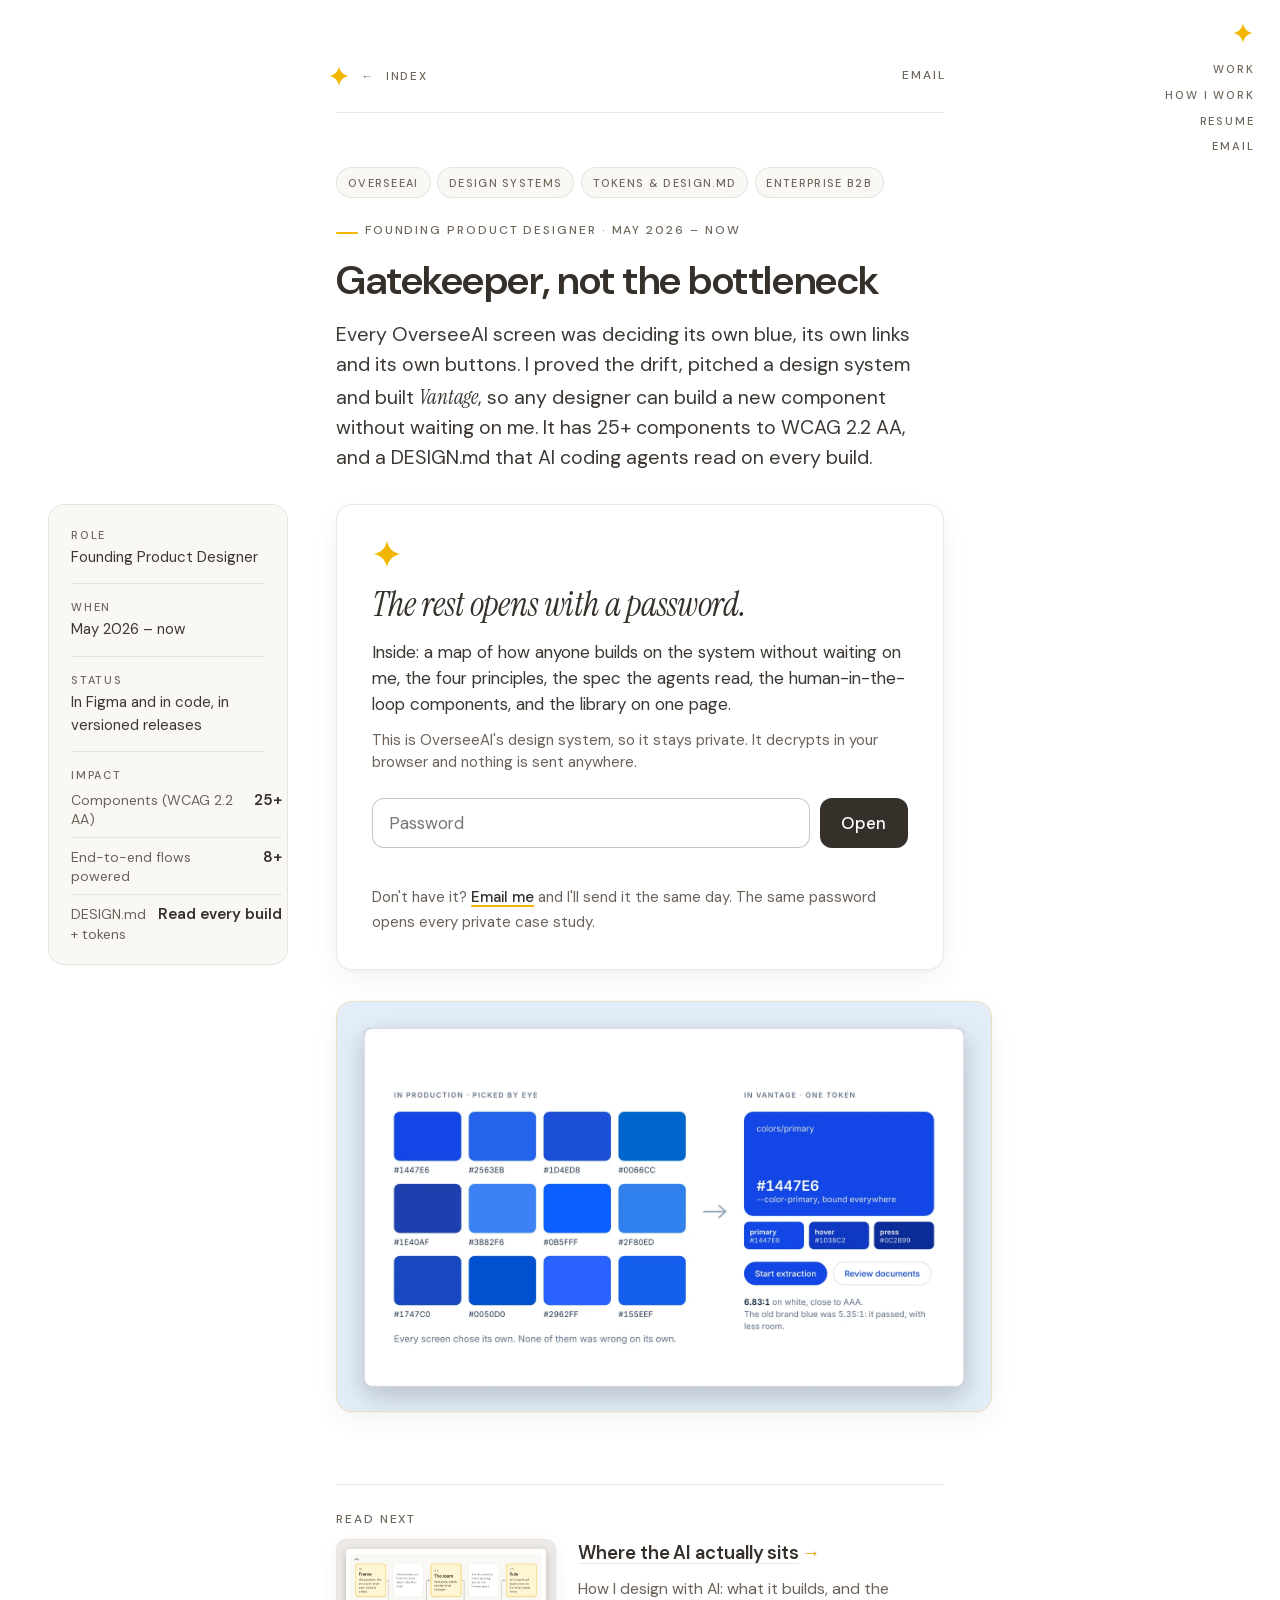
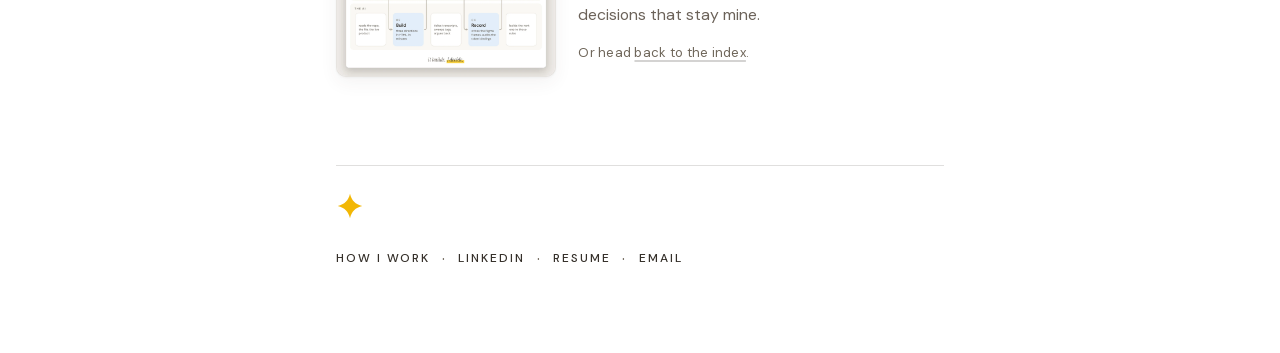
<file: vantage/index.html>
<!DOCTYPE html>
<html lang="en" class="locked">
<head>
<meta charset="utf-8">
<meta name="viewport" content="width=device-width, initial-scale=1">
<title>Gatekeeper, not the bottleneck — Avantika Pidiha</title>
<meta name="description" content="Vantage, OverseeAI's design system — a case study by Avantika Pidiha. Shared on request.">
<meta name="theme-color" content="#ffffff" media="(prefers-color-scheme: light)">
<meta name="theme-color" content="#17140f" media="(prefers-color-scheme: dark)">
<link rel="canonical" href="https://www.avantikapidiha.com/vantage/">
<!-- Gated pages keep noindex for good: private work should never be indexed, snippet or otherwise -->
<meta name="robots" content="noindex, nofollow">
<meta property="og:type" content="article">
<meta property="og:url" content="https://www.avantikapidiha.com/vantage/">
<meta property="og:title" content="Gatekeeper, not the bottleneck — Avantika Pidiha">
<meta property="og:description" content="Vantage, OverseeAI's design system — a case study by Avantika Pidiha. Shared on request.">
<meta property="og:image" content="https://www.avantikapidiha.com/assets/og.jpg">
<meta property="og:image:width" content="1200">
<meta property="og:image:height" content="630">
<meta property="og:image:type" content="image/jpeg">
<meta property="og:image:alt" content="Avantika Pidiha — Founding Product Designer at OverseeAI">
<meta name="twitter:image" content="https://www.avantikapidiha.com/assets/og.jpg">
<meta name="twitter:image:alt" content="Avantika Pidiha — Founding Product Designer at OverseeAI">
<meta name="twitter:card" content="summary_large_image">
<link rel="icon" type="image/svg+xml" href="../assets/mark.svg">
<link rel="apple-touch-icon" href="../assets/apple-touch-icon.png">
<link rel="manifest" href="../site.webmanifest">
<link rel="preload" href="../fonts/instrumentserif-italic-latin.woff2" as="font" type="font/woff2" crossorigin>
<link rel="preload" href="../fonts/dmsans-var-latin.woff2" as="font" type="font/woff2" crossorigin>
<style>
  @font-face { font-family: 'DM Sans'; font-style: italic; font-weight: 400; font-display: swap; src: url(../fonts/dmsans-italic-var-latin-ext.woff2) format('woff2'); unicode-range: U+0100-02BA, U+02BD-02C5, U+02C7-02CC, U+02CE-02D7, U+02DD-02FF, U+0304, U+0308, U+0329, U+1D00-1DBF, U+1E00-1E9F, U+1EF2-1EFF, U+2020, U+20A0-20AB, U+20AD-20C0, U+2113, U+2C60-2C7F, U+A720-A7FF; }
  @font-face { font-family: 'DM Sans'; font-style: italic; font-weight: 400; font-display: swap; src: url(../fonts/dmsans-italic-var-latin.woff2) format('woff2'); unicode-range: U+0000-00FF, U+0131, U+0152-0153, U+02BB-02BC, U+02C6, U+02DA, U+02DC, U+0304, U+0308, U+0329, U+2000-206F, U+20AC, U+2122, U+2191, U+2193, U+2212, U+2215, U+FEFF, U+FFFD; }
  @font-face { font-family: 'DM Sans'; font-style: normal; font-weight: 400 600; font-display: swap; src: url(../fonts/dmsans-var-latin-ext.woff2) format('woff2'); unicode-range: U+0100-02BA, U+02BD-02C5, U+02C7-02CC, U+02CE-02D7, U+02DD-02FF, U+0304, U+0308, U+0329, U+1D00-1DBF, U+1E00-1E9F, U+1EF2-1EFF, U+2020, U+20A0-20AB, U+20AD-20C0, U+2113, U+2C60-2C7F, U+A720-A7FF; }
  @font-face { font-family: 'DM Sans'; font-style: normal; font-weight: 400 600; font-display: swap; src: url(../fonts/dmsans-var-latin.woff2) format('woff2'); unicode-range: U+0000-00FF, U+0131, U+0152-0153, U+02BB-02BC, U+02C6, U+02DA, U+02DC, U+0304, U+0308, U+0329, U+2000-206F, U+20AC, U+2122, U+2191, U+2193, U+2212, U+2215, U+FEFF, U+FFFD; }
  @font-face { font-family: 'Instrument Serif'; font-style: italic; font-weight: 400; font-display: swap; src: url(../fonts/instrumentserif-italic-latin-ext.woff2) format('woff2'); unicode-range: U+0100-02BA, U+02BD-02C5, U+02C7-02CC, U+02CE-02D7, U+02DD-02FF, U+0304, U+0308, U+0329, U+1D00-1DBF, U+1E00-1E9F, U+1EF2-1EFF, U+2020, U+20A0-20AB, U+20AD-20C0, U+2113, U+2C60-2C7F, U+A720-A7FF; }
  @font-face { font-family: 'Instrument Serif'; font-style: italic; font-weight: 400; font-display: swap; src: url(../fonts/instrumentserif-italic-latin.woff2) format('woff2'); unicode-range: U+0000-00FF, U+0131, U+0152-0153, U+02BB-02BC, U+02C6, U+02DA, U+02DC, U+0304, U+0308, U+0329, U+2000-206F, U+20AC, U+2122, U+2191, U+2193, U+2212, U+2215, U+FEFF, U+FFFD; }
</style>
<style>
  /* ————————————————————————————————
     Case-study page template — one file for every case page.
     Same register as the landing page: white ground, DM Sans
     everywhere, Instrument Serif for the name alone, one yellow
     accent system, mobile-first, a 68rem desktop enhancement
     and an 80rem one that hangs the meta card in the margin.
     Gated pages: <main> arrives encrypted (tools/encrypt-page.mjs)
     and is injected after the password unlocks it. Public pages:
     the same file with the gate stripped at build time.
     ———————————————————————————————— */
  :root {
    --paper:  #ffffff;
    --ink:    #3d3833;   /* 11.6:1 */
    --strong: #35302a;   /* 13.1:1 */
    --soft:   #6b6259;   /* 6.0:1 */
    --faint:  #6f665a;   /* 5.6:1 */
    /* The accent is YELLOW, and yellow is a FILL (2026-09-17). At 1.8:1 on
       white it never carries text and never sits under white text: ink does
       the reading, yellow does the marking. Same tokens as the landing page. */
    --sun:      #f2b705; /* sunflower — marks only: sparkle, rules, underlines, dots */
    --sun-fill: #f7cf3d; /* the fill under an ink label — chips, pointer tag */
    --sun-deep: #d99a00; /* deep end — hovers and small glyphs; still never text */
    --on-sun:   #35302a; /* the label on a yellow fill, in BOTH themes — 8.7:1 */
    --accent:   #35302a; /* link text is ink; the yellow lives in the underline */
    --alert:    #a5371b; /* the one red: a wrong password, a dropped step — 6.3:1 */
    --butter: #fdf4d2;   /* the accent's own wash — the default callout */
    --sage:   #e5f2e0;
    --blush:  #fdeee3;   /* a peach now, not a pink */
    --lavender: #eeeaf8;
    --sand:   #f4efe6;   /* oat (was undefined here; the fourth triad mark used it) */
    --mint:   #e4f4ee;
    --sky:    #e6eef6;
    --hairline: rgb(61 56 51 / 0.16);
    --hairline-soft: rgb(61 56 51 / 0.09);
    /* card surfaces (2026-09-10 UI pass). The reference this was cut against
       puts white cards on a cream ground; the ground here stays white, so the
       relationship is inverted — warm cards on white — which keeps her
       identity and still lets every card read as an object. */
    --surface: #faf8f4;
    --surface-line: rgb(61 56 51 / 0.10);
    --lift: 0 1px 2px rgb(61 56 51 / 0.04), 0 8px 24px rgb(61 56 51 / 0.06);
    --display: "Instrument Serif", "Iowan Old Style", Georgia, serif;
    --measure: 38rem;
    --radius: 16px;
  }
  * { margin: 0; padding: 0; box-sizing: border-box; }
  html { -webkit-text-size-adjust: 100%; text-size-adjust: 100%; scroll-behavior: smooth; }
  body {
    background: var(--paper);
    color: var(--ink);
    font-family: "DM Sans", -apple-system, "Helvetica Neue", Arial, sans-serif;
    font-optical-sizing: auto;
    font-size: 1.0625rem;
    line-height: 1.65;
    font-kerning: normal;
    font-variant-ligatures: common-ligatures;
    hanging-punctuation: first last;
    -webkit-font-smoothing: antialiased;
    text-rendering: optimizeLegibility;
  }
  ::selection { background: #fbe7a1; color: var(--strong); }
  .page { max-width: calc(var(--measure) + 3rem); margin-inline: auto; padding-inline: 1.5rem; }
  p, li, dd, figcaption, blockquote { text-wrap: pretty; }

  a {
    color: var(--accent);
    text-decoration: underline;
    text-decoration-thickness: 2px;
    text-decoration-color: var(--sun);
    text-underline-offset: 0.2em;
    transition: text-decoration-color 150ms ease-out;
  }
  a:hover { text-decoration-color: var(--sun-deep); }
  /* in running prose a link is ink like its sentence, so weight is its second
     cue (the underline alone is 1.8:1); hovering lays a marker band under it */
  #cs p a, #cs li a, #teaser p a { font-weight: 500; border-radius: 2px; transition: text-decoration-color 150ms ease-out, background-color 150ms ease-out; }
  #cs p a:hover, #cs li a:hover, #teaser p a:hover { background-color: var(--butter); }
  /* an inline marker band for one sentence in running prose; the ink stays the
     sentence's own, only the ground changes, and it wraps cleanly across lines */
  #cs p mark { background: var(--butter); color: inherit; padding: 0.08em 0.18em; margin: 0 -0.18em; border-radius: 3px; -webkit-box-decoration-break: clone; box-decoration-break: clone; }
  :focus-visible { outline: 2px solid var(--ink); outline-offset: 3px; border-radius: 2px; text-decoration: none; }

  /* ——— Top bar: the way back — sparkle mark + a small caps hint ——— */
  .top {
    display: flex; justify-content: space-between; align-items: center; gap: 1rem;
    padding-top: clamp(1.25rem, 4vh, 2.4rem);
    padding-bottom: 0.9rem;
    border-bottom: 1px solid var(--surface-line);
  }
  .home {
    display: inline-flex; align-items: center; gap: 0.7rem;
    padding: 0.65rem 0.5rem 0.65rem 0;   /* 44px tap target on phones */
    margin-left: -0.5rem;                 /* keep visual alignment despite padding */
    color: var(--faint); text-decoration: none;
    font-size: 0.72rem; font-weight: 500; letter-spacing: 0.16em; text-transform: uppercase;
    transition: color 150ms ease-out;
  }
  .home:hover { color: var(--accent); }
  .home .mark { width: 22px; height: 22px; color: var(--sun); display: inline-block; transition: transform 250ms cubic-bezier(0.23, 1, 0.32, 1); }
  .home .mark svg { display: block; width: 100%; height: 100%; }
  .home:hover .mark { transform: rotate(-20deg) scale(1.1); }
  .home .arrow { display: inline-block; transition: transform 200ms cubic-bezier(0.23, 1, 0.32, 1); }
  .home:hover .arrow { transform: translateX(-3px); }
  .caps, .site-nav a, .kicker, dt, .tag, .label {
    font-size: 0.75rem; font-weight: 500; letter-spacing: 0.16em; text-transform: uppercase; color: var(--faint);
  }
  .site-nav { display: flex; align-items: center; column-gap: 0.85rem; flex-wrap: wrap; }
  .site-nav a {
    display: inline-flex; align-items: center; min-height: 44px; padding-inline: 0.3rem;
    margin-inline: -0.3rem calc(-0.3rem - 0.16em);
    text-decoration: underline; text-decoration-color: transparent; text-decoration-thickness: 1px; text-underline-offset: 0.25em;
    color: var(--faint);
  }
  .site-nav a:hover { text-decoration-color: var(--accent); color: var(--accent); }
  .site-nav .sep { color: var(--faint); user-select: none; }

  /* ——— Gate: the door. First thing in the column under the dek, white on the
     paper so it reads as the one actionable object on a locked page. It says
     what's inside, why it's locked, and takes the password — nothing else.
     (Stripped from public builds.) ——— */
  #gate {
    margin: 1.9rem 0 0;
    padding: 2.1rem 2.2rem 2.2rem;
    border: 1px solid var(--surface-line); border-radius: var(--radius);
    background: #fff;
    box-shadow: var(--lift);
    text-align: left;
  }
  #gate .mark { width: 30px; height: 30px; color: var(--sun); display: block; margin-bottom: 1.1rem; }
  #gate .mark svg { display: block; width: 100%; height: 100%; }
  #gate h2 {
    font-family: var(--display);
    font-style: italic;
    font-weight: 400;
    font-size: clamp(1.7rem, 1.15rem + 2.1vw, 2.15rem);
    line-height: 1.08;
    color: var(--strong);
    letter-spacing: -0.005em;
    text-wrap: balance;
  }
  #gate .inside { margin-top: 0.95rem; color: var(--ink); font-size: 1.0625rem; line-height: 1.55; }
  #gate .why { margin-top: 0.7rem; color: var(--soft); font-size: 0.9375rem; line-height: 1.5; }
  #gate form { display: flex; gap: 0.6rem; margin-top: 1.5rem; }
  #gate label { position: absolute; width: 1px; height: 1px; overflow: hidden; clip: rect(0 0 0 0); }
  #gate input {
    flex: 1 1 auto; min-width: 0; min-height: 50px; padding: 0.55rem 1rem;
    font: inherit; color: var(--strong); background: #fff;
    border: 1px solid rgb(61 56 51 / 0.28); border-radius: 12px;
    transition: border-color 150ms ease-out;
  }
  #gate input:hover { border-color: rgb(61 56 51 / 0.45); }
  #gate input:focus-visible { outline: 2px solid var(--ink); outline-offset: 2px; border-color: transparent; }
  #gate input[aria-invalid="true"] { border-color: var(--alert); }
  #gate button {
    min-height: 50px; padding-inline: 1.35rem; border: 0; border-radius: 12px;
    font: inherit; font-weight: 500; color: #fff; background: var(--strong);
    transition: background-color 150ms ease-out, transform 200ms cubic-bezier(0.23, 1, 0.32, 1);
  }
  #gate button:hover { background: var(--sun-fill); color: var(--on-sun); }
  #gate button:active { transform: scale(0.97); }
  #gate button[disabled] { opacity: 0.6; }
  #gate .msg { min-height: 1.4em; margin-top: 0.5rem; font-size: 0.9375rem; color: var(--soft); }
  #gate .msg.err { color: var(--alert); }
  #gate .ask { margin-top: 0.5rem; font-size: 0.9375rem; color: var(--soft); }
  .locked #cs { display: none; }
  html:not(.locked) #gate { display: none; }
  noscript p { margin-top: 1rem; }

  /* ——— Case-study content ——— */
  #cs { margin-top: clamp(2.5rem, 8vh, 4.5rem); }
  .hero .kicker { display: block; margin-bottom: 1rem; }
  .hero h1 {
    font-size: clamp(1.75rem, 1.15rem + 2.6vw, 2.5rem);
    font-weight: 600; line-height: 1.15; letter-spacing: -0.012em; color: var(--strong);
    max-width: 22ch;
  }
  .hero .dek { margin-top: 1.1rem; font-size: 1.15em; line-height: 1.55; }
  .hero .dek + p { margin-top: 0.9rem; }
  .tags { display: flex; flex-wrap: wrap; gap: 0.4rem; margin-bottom: 1rem; }
  .tags .tag {
    display: inline-block; padding: 0.34rem 0.68rem 0.3rem; border-radius: 999px;
    background: var(--surface); border: 1px solid var(--surface-line);
    letter-spacing: 0.12em; font-size: 0.6875rem;
  }

  /* the cover: the same artifact card the landing page links from, so the card
     you clicked becomes the page's header image. 16:10, 1504×940, like every
     other figure on the site. */
  .cover { margin-top: 1.9rem; }
  .cover img {
    display: block; width: 100%; height: auto;
    border-radius: var(--radius); border: 1px solid var(--surface-line);
    background: var(--surface); box-shadow: var(--lift);
  }

  /* the meta card: the reference's sticky card, in our voice. Phone = a 2-col dl
     right under the hero; 80rem+ = hangs in the left margin and sticks. */
  .meta {
    margin-top: 2rem; padding: 1.35rem 1.4rem 1.25rem;
    border: 1px solid var(--surface-line); border-radius: var(--radius);
    display: grid; grid-template-columns: 1fr 1fr; gap: 1.15rem 1.4rem; font-size: 0.9375rem; line-height: 1.5;
    background: var(--surface);
  }
  .meta > div { min-width: 0; }
  .meta dt { margin-bottom: 0.32rem; font-size: 0.6875rem; letter-spacing: 0.15em; }
  .meta dd { color: var(--ink); }
  .meta .wide { grid-column: 1 / -1; }
  .meta .status::before { content: ""; display: inline-block; width: 8px; height: 8px; border-radius: 50%; background: #3f8a52; margin-right: 0.45em; vertical-align: 1px; }
  .meta .status.wip::before { background: var(--sun-deep); }
  @media (prefers-reduced-motion: no-preference) {
    /* a work-in-progress dot that breathes — the only looping animation on
       the site, and only on a page that is genuinely still moving */
    .meta .status.wip::before { animation: wip-pulse 2.6s ease-in-out infinite; }
    @keyframes wip-pulse {
      0%, 100% { transform: scale(1); opacity: 1; }
      50%      { transform: scale(1.15); opacity: 0.6; }
    }
  }
  /* the impact table: hairline rows, label left, value right — the one place
     on a case page where numbers are allowed to line up and be scanned. */
  .meta .impact { display: grid; gap: 0; }
  .meta .impact div {
    display: flex; justify-content: space-between; align-items: baseline; gap: 0.75rem;
    padding: 0.5rem 0; border-bottom: 1px solid var(--surface-line);
  }
  .meta .impact div:first-child { padding-top: 0.15rem; }
  .meta .impact div:last-child { border-bottom: 0; padding-bottom: 0; }
  .meta .impact span { color: var(--soft); font-size: 0.875rem; line-height: 1.4; }
  .meta .impact b { font-weight: 600; color: var(--strong); font-variant-numeric: tabular-nums; white-space: nowrap; }
  .meta ul { list-style: none; padding: 0; }
  .meta li + li { margin-top: 0.15rem; }

  /* the reader's grid: meta beside the body at 80rem+, stacked below it */
  .cs-grid { display: block; }
  .cs-body > section:first-child { margin-top: clamp(2.75rem, 8vh, 4rem); }

  #cs section { position: relative; margin-top: clamp(3rem, 8vh, 4.25rem); }
  #cs section > .label { display: block; margin-bottom: 0.55rem; }
  #cs h2 {
    font-size: 1.35rem; font-weight: 600; line-height: 1.25; letter-spacing: -0.008em; color: var(--strong);
    margin-bottom: 0.9rem; max-width: 30ch; text-wrap: pretty;
  }
  /* the section number sits on a small yellow chip: yellow can't be the numeral, so it is the ground under it */
  #cs h2 .num { display: inline-block; padding: 0.12em 0.42em 0.1em; margin-right: 0.6em; border-radius: 6px; background: var(--sun-fill); color: var(--on-sun); font-size: 0.72em; font-weight: 600; letter-spacing: 0.02em; vertical-align: 0.14em; font-variant-numeric: tabular-nums; }
  #cs h3 { font-size: 1.0625rem; font-weight: 600; color: var(--strong); margin: 1.8rem 0 0.35rem; }
  #cs p + p, #cs ul + p, #cs p + ul, #cs ol + p, #cs p + ol { margin-top: 1em; }
  #cs figure + p, #cs figure + h3, #cs dl + p, #cs .compare + p, #cs .card + p, #cs .triad + p, #cs .flow + p, #cs .quotes + p, #cs .ifthen + p, #cs .funnel + p, #cs .counts + p, #cs .callout + p, #cs .baseline + p, #cs .demo + p { margin-top: 1.6rem; }
  #cs p + .baseline, #cs p + .flow, #cs p + .quotes, #cs p + .ifthen, #cs p + dl, #cs p + .compare { margin-top: 1.4rem; }
  #cs p + .callout { margin-top: 1.6rem; }   /* a p.callout would otherwise take #cs p + p's 1em */
  #cs ul, #cs ol { padding-left: 1.15rem; }
  #cs li + li { margin-top: 0.35em; }
  #cs li::marker { color: var(--faint); }
  #cs strong { font-weight: 600; color: var(--strong); }
  #cs .lead { font-size: 1.15em; line-height: 1.55; color: var(--strong); }

  /* the key insight / the reframe: her blush wash, now a proper card with a
     mark on it, so the one paragraph that owns a cost looks like an object on
     the page rather than a highlighted sentence. */
  .callout {
    position: relative;
    background: var(--butter); border-radius: var(--radius);
    padding: 1.4rem 1.4rem 1.3rem; margin: 1.6rem -0.75rem 0;
    font-size: 1.0625em; line-height: 1.58; color: var(--strong);
  }
  .callout::before {
    content: ""; display: block; width: 32px; height: 32px; margin-bottom: 0.85rem;
    border-radius: 50%; background-color: #fff;
    background-image: url("data:image/svg+xml;utf8,<svg xmlns='http://www.w3.org/2000/svg' viewBox='0 0 24 24'><path d='M12 1.5 C13.4 7.4 16.6 10.6 22.5 12 C16.6 13.4 13.4 16.6 12 22.5 C10.6 16.6 7.4 13.4 1.5 12 C7.4 10.6 10.6 7.4 12 1.5 Z' fill='%23f2b705'/></svg>");
    background-size: 15px 15px; background-position: center; background-repeat: no-repeat;
  }
  .callout.sage { background: var(--sage); }
  .callout.lavender { background: var(--lavender); }
  .callout .label { display: block; margin-bottom: 0.4rem; }
  .callout .who { display: block; margin-top: 0.5rem; font-size: 0.8125rem; color: var(--soft); }

  /* cards: hairline boxes for hypotheses, triads, layers, persona */
  .card { border: 1px solid var(--surface-line); border-radius: var(--radius); padding: 1.2rem 1.3rem; margin-top: 1.4rem; background: var(--surface); }
  .card .label { display: block; margin-bottom: 0.45rem; }
  #cs .card h3 { margin: 0 0 0.4rem; }
  .card p { font-size: 1rem; }
  .card.big p { font-size: 1.15em; line-height: 1.5; color: var(--strong); }
  .card + .card { margin-top: 0.9rem; }
  .triad { display: grid; grid-template-columns: 1fr; gap: 0.9rem; margin-top: 1.4rem; }
  .triad .card { margin-top: 0; }
  .triad .card h3 { font-size: 1rem; }
  .triad .card p { font-size: 0.9375rem; line-height: 1.55; }
  /* the mark is a chip, not a dot: a 28px disc the card hangs off, the same
     move the callout makes one size up */
  .triad .mark {
    display: block; width: 28px; height: 28px; border-radius: 50%;
    background: var(--butter); margin-bottom: 0.8rem;
  }
  .triad .card:nth-child(4n+2) .mark { background: var(--sage); }
  .triad .card:nth-child(4n+3) .mark { background: var(--lavender); }
  .triad .card:nth-child(4n+4) .mark { background: var(--blush); }
  @media (min-width: 48rem) {
    .triad.quad { grid-template-columns: 1fr 1fr; }                                  /* two across */
    .triad.quad .card:last-child:nth-child(odd) { grid-column: 1 / -1; }             /* an odd last card takes the row */
  }

  /* numbers: receipts strip (outcomes) and the funnel (boxed, divided) */
  .receipts, .metrics {
    display: grid; grid-template-columns: repeat(auto-fit, minmax(7.5rem, 1fr)); gap: 1.25rem 1.5rem;
    margin-top: 1.5rem; padding-top: 1.4rem; border-top: 1px solid var(--hairline);
  }
  .receipts .n, .metrics .n, .funnel .n, .counts .n {
    display: block; font-size: 2.125rem; font-weight: 600; line-height: 1.05; letter-spacing: -0.02em; color: var(--strong);
    font-variant-numeric: tabular-nums;
  }
  .receipts .l, .metrics .l, .funnel .l, .counts .l { display: block; margin-top: 0.4rem; font-size: 0.875rem; line-height: 1.4; color: var(--soft); }
  .funnel {
    display: grid; grid-template-columns: 1fr 1fr; margin: 1.4rem 0 0; border: 1px solid var(--hairline-soft); border-radius: var(--radius); overflow: hidden;
  }
  .funnel > div { padding: 1rem 1.1rem; border-right: 1px solid var(--hairline-soft); border-bottom: 1px solid var(--hairline-soft); }
  .funnel > div:nth-child(2n) { border-right: 0; }
  .funnel .n { font-size: 1.75rem; }
  .funnel .sub { display: block; font-size: 0.75rem; color: var(--faint); margin-bottom: 0.3rem; letter-spacing: 0.08em; text-transform: uppercase; }
  .counts { display: grid; grid-template-columns: repeat(auto-fit, minmax(7rem, 1fr)); gap: 1rem 1.5rem; margin-top: 1.4rem; }
  .counts .n { font-size: 1.75rem; }
  .counts .sub { display: block; font-size: 0.8125rem; color: var(--faint); margin-bottom: 0.2rem; }

  /* quotes from research: a hairline rule, tagged ABOVE by the question asked;
     the one dissenting voice gets .against and the red rule */
  .quotes { display: grid; grid-template-columns: 1fr; gap: 1.1rem 2rem; margin-top: 1.4rem; }
  .quotes blockquote { margin: 0; padding-left: 1rem; border-left: 2px solid var(--hairline); background: none; border-radius: 0; }
  .quotes blockquote p { font-size: 0.9375rem; line-height: 1.5; color: var(--ink); }
  .quotes blockquote p::before { content: "“"; color: inherit; }
  .quotes blockquote p::after { content: "”"; color: inherit; }
  .quotes .asked { display: block; margin-bottom: 0.3rem; letter-spacing: 0.12em; }
  .quotes .against { border-left-color: var(--alert); }
  .quotes cite { display: block; margin-top: 0.5rem; font-style: normal; font-size: 0.8125rem; color: var(--soft); }

  /* the problem's input numbers: visibly quieter than outcomes */
  .baseline { display: grid; grid-template-columns: repeat(3, 1fr); gap: 0.75rem 1rem; margin-top: 1.4rem; padding-top: 1rem; border-top: 1px solid var(--hairline); }
  .baseline .cap { grid-column: 1 / -1; }
  .baseline .n { display: block; font-size: 1.5rem; font-weight: 600; line-height: 1.1; letter-spacing: -0.01em; color: var(--soft); font-variant-numeric: tabular-nums; }
  .baseline .l { display: block; margin-top: 0.3rem; font-size: 0.8125rem; line-height: 1.4; color: var(--faint); }
  blockquote.pull { margin: 1.2rem 0 0; padding-left: 1rem; border-left: 3px solid var(--sun); color: var(--ink); }
  blockquote.pull cite { display: block; margin-top: 0.4rem; font-style: normal; font-size: 0.8125rem; color: var(--soft); }

  /* flow chips: a journey as a chain; .drop marks where it broke, .new what the redesign added */
  .flow { margin-top: 1.4rem; padding: 1rem 1.1rem 0.85rem; border: 1px solid var(--hairline-soft); border-radius: var(--radius); }
  .flow + .flow { margin-top: 0.75rem; }
  .flow .head { display: flex; flex-wrap: wrap; justify-content: space-between; gap: 0.2rem 1rem; align-items: baseline; margin-bottom: 0.65rem; }
  .flow .head .label { display: inline; }
  .flow .head b { font-weight: 600; color: var(--strong); font-variant-numeric: tabular-nums; font-size: 0.9375rem; }
  .flow .chain { display: flex; flex-wrap: wrap; align-items: center; gap: 0.4rem 0.35rem; }
  .flow .chip {
    display: inline-block; padding: 0.32rem 0.65rem; border-radius: 999px; background: rgb(61 56 51 / 0.06);
    font-size: 0.875rem; line-height: 1.3; color: var(--ink);
  }
  .flow .chip.drop { background: var(--blush); color: var(--alert); }
  .flow .chip.new { background: var(--sage); color: #2f5f37; }
  .flow .arr { color: rgb(61 56 51 / 0.35); font-size: 0.875rem; }
  .bind { display: inline-flex; align-items: center; gap: inherit; }   /* an arrow and the chip it points at (build.mjs). Inline-flex already keeps the pair on one line; the chip's own text may still wrap on a phone */
  .flow .chip small { font-size: 0.8125rem; color: var(--soft); margin-left: 0.3em; }
  .flow .chain + .chain { margin-top: 0.45rem; }

  /* if/then: the rules the system follows (edge cases made explicit) */
  .ifthen { margin-top: 1.4rem; border: 1px solid var(--hairline-soft); border-radius: var(--radius); overflow: hidden; }
  .ifthen .row { display: grid; grid-template-columns: 1fr; gap: 0.25rem 1rem; padding: 0.8rem 1.1rem; border-bottom: 1px solid var(--hairline-soft); font-size: 0.9375rem; }
  .ifthen .row:last-child { border-bottom: 0; }
  .ifthen .if::before, .ifthen .then::before { font-size: 0.6875rem; font-weight: 500; letter-spacing: 0.14em; color: var(--faint); margin-right: 0.5em; }
  .ifthen .if::before { content: "IF"; }
  .ifthen .then::before { content: "THEN"; }
  .ifthen .then { color: var(--strong); }
  .ifthen .then b { font-weight: 600; color: var(--strong); }
  .ifthen .none { color: var(--faint); font-weight: 400; }

  /* two-column definition rows (success metrics, principles) */
  /* compare: a small labelled table for before/after and round-by-round comparisons.
     Column heads say what each column is, so nothing needs a colour key. */
  .compare { width: 100%; margin-top: 1.4rem; border-collapse: collapse; font-size: 0.9375rem; line-height: 1.4; }
  .compare caption { caption-side: top; text-align: left; font-size: 0.6875rem; letter-spacing: 0.15em; text-transform: uppercase; color: var(--soft); padding-bottom: 0.7rem; }
  .compare th, .compare td { text-align: left; vertical-align: top; padding: 0.6rem 0.9rem 0.6rem 0; border-top: 1px solid var(--hairline-soft); }
  .compare th:last-child, .compare td:last-child { padding-right: 0; }
  .compare thead th { border-top: 0; font-size: 0.8125rem; font-weight: 600; color: var(--strong); padding-top: 0; padding-bottom: 0.5rem; }
  .compare tbody th { font-weight: 400; color: var(--soft); }
  .compare tbody td { color: var(--ink); }
  .compare tbody td:last-child { color: var(--strong); font-weight: 500; }
  .compare tbody tr:last-child > * { border-bottom: 1px solid var(--hairline-soft); }
  .compare small { display: block; color: var(--soft); font-size: 0.8125rem; font-weight: 400; margin-top: 0.1rem; }
  .defs { margin-top: 1.2rem; }
  .defs div { display: grid; grid-template-columns: 7.5rem 1fr; gap: 0.25rem 1rem; padding: 0.6rem 0; border-top: 1px solid var(--hairline-soft); font-size: 0.9875rem; }
  .defs div:last-child { border-bottom: 1px solid var(--hairline-soft); }
  .defs dt { align-self: start; padding-top: 0.2rem; }
  .defs dd { color: var(--ink); }
  .defs.wide div { grid-template-columns: 1fr; }   /* long terms (driver → place) stack on phones */

  .qa h3::before { content: "“"; color: var(--sun-deep); margin-right: 0.1em; }
  .qa h3::after { content: "”"; color: var(--sun-deep); margin-left: 0.1em; }

  /* ——— Mini demos: a pattern you can feel in five seconds ———
     The page source carries MARKUP ONLY (the linter forbids script and style in
     a page fragment). Behaviour lives in the script at the bottom of this file
     and is fully delegated, so a demo works whether it shipped in the HTML or
     arrived after the gate unlocked. */
  .demo {
    margin-top: 1.7rem; border: 1px solid var(--surface-line); border-radius: var(--radius);
    background: var(--surface); overflow: hidden;
  }
  .demo .dhead {
    display: flex; align-items: baseline; justify-content: space-between; gap: 0.2rem 1rem; flex-wrap: wrap;
    padding: 0.8rem 1.15rem; border-bottom: 1px solid var(--surface-line); background: #fff;
  }
  .demo .dhead .label { display: inline; }
  .demo .dhead b { font-weight: 600; font-size: 0.9375rem; color: var(--strong); }
  .demo .dbody { padding: 1.15rem; }
  .demo .dline { font-size: 0.9375rem; line-height: 1.55; color: var(--ink); }
  .demo .dact { display: flex; flex-wrap: wrap; gap: 0.5rem; margin-top: 1rem; }
  .demo .dbtn {
    font: inherit; font-size: 0.875rem; font-weight: 500; line-height: 1.1;
    padding: 0.62rem 0.9rem; border-radius: 10px; border: 1px solid var(--surface-line);
    background: #fff; color: var(--strong); cursor: pointer;
    transition: background-color 140ms ease-out, border-color 140ms ease-out, opacity 140ms ease-out;
  }
  .demo .dbtn:hover { border-color: rgb(61 56 51 / 0.3); }
  .demo .dbtn.primary { background: var(--strong); border-color: var(--strong); color: #fff; }
  .demo .dbtn.primary:hover { background: var(--sun-fill); border-color: var(--sun-fill); color: var(--on-sun); }
  .demo .dbtn.ghost { background: none; border-color: transparent; color: var(--soft); }
  .demo .dbtn[disabled] { opacity: 0.42; cursor: default; }
  .demo .dbtn[disabled]:hover { border-color: var(--surface-line); }
  .demo .dbtn.primary[disabled]:hover { background: var(--strong); border-color: var(--strong); color: var(--paper); }
  .demo .dbtn.ghost[disabled]:hover { background: none; border-color: transparent; }
  .demo .dstate { margin-top: 0.9rem; font-size: 0.8125rem; line-height: 1.5; color: var(--faint); }
  .demo .bar { height: 4px; border-radius: 999px; background: rgb(61 56 51 / 0.1); margin-top: 0.9rem; overflow: hidden; }
  .demo .bar i { display: block; height: 100%; width: 0; background: var(--sun); transition: width 1.4s linear; }
  #cs .demo .drows { list-style: none; padding: 0; margin: 0; }   /* #cs: has to beat the prose list indent (#cs ul) */
  #cs .demo .drows li + li { margin-top: 0; }
  .demo .drows li {
    display: flex; align-items: center; gap: 1rem;
    padding: 0.72rem 1.15rem; border-bottom: 1px solid var(--surface-line);
    transition: background-color 160ms ease-out;
  }
  .demo .drows li:last-child { border-bottom: 0; }
  .demo .dinfo { flex: 1 1 auto; min-width: 0; }
  .demo .drows li > .dbtn { flex: none; }
  .demo .dcell { display: block; font-size: 0.875rem; font-weight: 500; color: var(--strong); }
  .demo .dsig { display: block; margin-top: 0.1rem; font-size: 0.8125rem; color: var(--faint); }
  .demo .dvals { display: block; margin-top: 0.1rem; font-size: 0.8125rem; color: var(--soft); font-variant-numeric: tabular-nums; }
  .demo .drows li.done { background: rgb(61 56 51 / 0.025); }
  .demo .drows li.done .dcell { color: var(--soft); font-weight: 400; }
  .demo .dfoot {
    display: flex; align-items: center; justify-content: space-between; gap: 0.75rem; flex-wrap: wrap;
    padding: 0.85rem 1.15rem; border-top: 1px solid var(--surface-line); background: #fff;
  }
  .demo .dcount { font-size: 0.8125rem; color: var(--faint); font-variant-numeric: tabular-nums; }
  .demo .dfoot .dact { margin-top: 0; }

  /* ——— Figures: the landing page's artifact-card slot ——— */
  .thumbs { margin: 1.8rem 0 0; }
  .thumbs img {
    display: block; width: 100%; height: auto;
    border-radius: var(--radius); border: 1px solid var(--surface-line);
    background: var(--butter);             /* the card's wash shows while the bytes decrypt */
    box-shadow: var(--lift);
  }
  .thumbs .pair { display: grid; grid-auto-flow: column; grid-auto-columns: 1fr; gap: 1rem; }
  /* Figures open full-width on a click: dense screens deserve a closer look.
     One fixed layer on the page's own paper, the image contained inside it,
     Escape or a click closes. Built by the script at the foot of the page. */
  #cs .thumbs img { cursor: zoom-in; }
  #cs .thumbs img:focus-visible { outline: 2px solid var(--ink); outline-offset: 4px; }
  .zoom { position: fixed; inset: 0; z-index: 60; display: grid; place-items: center; padding: clamp(0.75rem, 3vmin, 2rem);
    background: rgb(253 252 250 / 0.96); cursor: zoom-out; opacity: 0; transition: opacity 220ms ease-out; }
  .zoom.on { opacity: 1; }
  .zoom img { max-width: 100%; max-height: 100%; width: auto; height: auto; border-radius: var(--radius); box-shadow: 0 2px 6px rgb(61 56 51 / 0.08), 0 30px 70px rgb(61 56 51 / 0.18);
    transform: scale(0.985); transition: transform 260ms cubic-bezier(0.23, 1, 0.32, 1); }
  .zoom.on img { transform: none; }
  @media (max-width: 40rem) {   /* phones: a text figure at 100% is unreadable, so it opens wide and pans */
    .zoom { place-items: start; overflow: auto; -webkit-overflow-scrolling: touch; padding: 1rem; }
    .zoom img { max-width: none; max-height: none; width: 260vw; }
  }
  .zoom .hint { position: absolute; bottom: 1rem; left: 50%; transform: translateX(-50%); font-size: 0.75rem; letter-spacing: 0.12em; text-transform: uppercase; color: var(--faint); }
  @media (max-width: 40rem) { .zoom .hint { position: fixed; background: var(--paper, #fdfcfa); padding: 0.3rem 0.7rem; border-radius: 999px; } }
  @media (prefers-color-scheme: dark) { .zoom { background: rgb(23 20 15 / 0.96); } }
  .thumbs .pair img { height: 100%; object-fit: cover; }
  /* caption as a line of its own furniture: the tag is a pill, the sentence
     sits under it rather than running on from it */
  .thumbs figcaption, .cover figcaption { margin-top: 0.85rem; font-size: 0.8125rem; line-height: 1.55; color: var(--faint); font-variant-numeric: tabular-nums; }
  .thumbs figcaption .tag, .cover figcaption .tag {
    display: block; width: fit-content; margin: 0 0 0.4rem; padding: 0.28rem 0.6rem 0.24rem;
    border-radius: 999px; background: var(--surface); border: 1px solid var(--surface-line);
    letter-spacing: 0.12em; font-size: 0.6875rem;
  }

  footer {
    margin-top: clamp(3.5rem, 10vh, 5.5rem);
    padding-block: 1.6rem clamp(3rem, 8vh, 5rem);
    border-top: 1px solid var(--hairline);
  }
  footer .mark { display: block; width: 28px; height: 28px; color: var(--sun); margin-bottom: 1.1rem; }
  footer .mark svg { display: block; width: 100%; height: 100%; }
  footer .site-nav a { color: var(--accent); }
  .next { margin-top: 1.4rem; font-size: 0.9375rem; color: var(--soft); }

  /* ——— Right-hand rail: Jenny-style persistent nav on desktop ———
     Fixed to the right margin, scrolls with the reader while the case
     study rolls past. Small caps DM Sans, no backdrop, quiet enough
     that it doesn't fight the images that overhang into the same margin.
     Hidden below 68rem (mobile relies on the top bar + footer). */
  .rail { display: none; }
  @media (min-width: 68rem) {
    .rail {
      display: flex; flex-direction: column; align-items: flex-end; gap: 0.9rem;
      position: fixed; right: clamp(0.9rem, 2.4vw, 1.6rem); top: 1.4rem;
      z-index: 30; pointer-events: none;
    }
    .rail > * { pointer-events: auto; }
    .rail .mark { width: 22px; height: 22px; color: var(--sun); display: block; margin-bottom: 0.35rem; transition: transform 250ms cubic-bezier(0.23, 1, 0.32, 1); }
    .rail .mark svg { display: block; width: 100%; height: 100%; }
    .rail a { text-decoration: none; color: var(--faint); font-size: 0.7rem; font-weight: 500; letter-spacing: 0.16em; text-transform: uppercase; line-height: 1; transition: color 150ms ease-out, transform 220ms cubic-bezier(0.23,1,0.32,1); }
    .rail a:hover { color: var(--accent); transform: translateX(-3px); }
    .rail a[aria-current="page"] { color: var(--strong); }
    .rail .mark-link:hover .mark { transform: rotate(-18deg) scale(1.1); }
    .rail .mark-link:focus-visible { outline: 2px solid var(--ink); outline-offset: 4px; border-radius: 4px; }
  }

  /* ——— Public teaser (hero + cover + meta + one-line body). Visible while the
     page is locked; hidden after unlock so the encrypted payload owns the view. */
  html:not(.locked) #teaser { display: none; }
  #teaser { margin-top: clamp(2rem, 6vh, 3.5rem); }
  /* reading order on a locked page: the door, then a glimpse of what's behind
     it, then the facts. On phones that is a plain stack; the DOM keeps the meta
     first for the unlocked layout, so the stack is reordered here. */
  #teaser .cs-grid { display: flex; flex-direction: column; }
  #teaser .teaser-body { order: 1; margin-top: 0; }
  #teaser .meta { order: 2; }
  #teaser .cover img {
    background: var(--butter); /* wash while the reader waits — matches the artifact card ecosystem */
  }
  @media (min-width: 80rem) {
    /* the facts hang in the left margin beside the door, sticking as you scroll;
       the glimpse overhangs to the right only, like every figure beside the rail */
    #teaser .cs-grid { display: grid; grid-template-columns: 15rem minmax(0, var(--measure)); column-gap: 3rem; margin-left: -18rem; }
    #teaser .meta { order: 0; grid-column: 1; grid-template-columns: 1fr; gap: 0; margin-top: 1.9rem; position: sticky; top: 1.5rem; align-self: start; }
    #teaser .meta > div + div { margin-top: 0.95rem; padding-top: 0.95rem; border-top: 1px solid var(--surface-line); }
    #teaser .meta .wide { grid-column: 1; }
    #teaser .teaser-body { order: 0; grid-column: 2; }
    #teaser .cover { margin-inline: 0 -3rem; }
  }

  /* ——— Desktop enhancement ——— */
  @media (min-width: 48rem) {
    .triad { grid-template-columns: repeat(3, 1fr); }
    .quotes { grid-template-columns: 1fr 1fr; }
    .funnel { grid-template-columns: repeat(4, 1fr); }
    .funnel > div { border-bottom: 0; }
    .funnel > div:nth-child(2n) { border-right: 1px solid var(--hairline-soft); }
    .funnel > div:last-child { border-right: 0; }
    .ifthen .row { grid-template-columns: 1fr 1fr; }
    .defs.wide div { grid-template-columns: 12rem 1fr; }
  }
  @media (min-width: 68rem) {
    .top { padding-top: clamp(2rem, 6vh, 3.5rem); }
    #cs { margin-top: clamp(3rem, 10vh, 5.5rem); }
    .callout { margin-inline: -1.25rem; }
    .cover { margin-inline: -3rem; }
    .thumbs { margin-inline: -4.5rem; }
    .thumbs figcaption { margin-inline: 4.5rem; }
    #cs section { margin-top: clamp(3.5rem, 9vh, 5rem); }
    .meta { grid-template-columns: repeat(4, 1fr); }
    .meta .wide { grid-column: span 2; }
  }
  @media (min-width: 80rem) {
    /* the meta card leaves the column and hangs in the left margin, sticking as you read */
    .cs-grid { display: grid; grid-template-columns: 15rem minmax(0, var(--measure)); column-gap: 3rem; margin-left: -18rem; }
    .meta { grid-template-columns: 1fr; gap: 0; margin-top: 0.35rem; position: sticky; top: 1.5rem; align-self: start; max-height: calc(100vh - 3rem); overflow: auto; overscroll-behavior: contain; scrollbar-width: thin; }
    /* on short screens the card is taller than the view: tighten it so the section list fits */
    @media (max-height: 60rem) {
      .meta > div + div { margin-top: 0.7rem; padding-top: 0.7rem; }
      .toc a { padding-block: 0.24rem; font-size: 0.8125rem; }
      .meta dt { margin-bottom: 0.15rem; }
    }
    .meta .wide { grid-column: 1; }
    /* still taller than the view: no scroll inside the card; it rides with the page instead (script below sets .tall) */
    .meta.tall { position: static; max-height: none; overflow: visible; }
    /* .toc.two: a page with short section names can run its list in two columns, so the whole card fits a laptop screen */
    .meta .toc.two { columns: 2; column-gap: 1rem; }
    .meta .toc.two a { break-inside: avoid; border-bottom: 0; padding-block: 0.2rem; font-size: 0.8125rem; }
    .meta .toc.two a:hover, .meta .toc.two a[aria-current="true"] { padding-left: 0; }   /* no indent in a narrow column: the dot sits in the gutter */
    .meta .toc.two a[aria-current="true"]::before { left: -0.8rem; }
    /* stacked in the margin, the groups need rules between them or the card
       reads as one long list */
    .meta > div + div { margin-top: 0.95rem; padding-top: 0.95rem; border-top: 1px solid var(--surface-line); }
    #cs .cs-body > section:first-child { margin-top: 0; }   /* #cs: it has to beat #cs section */
    #cs .cs-grid { margin-top: clamp(3.5rem, 9vh, 5rem); }   /* the gap the first section carried, now above the card and the text alike */
    /* with the rail on the left, figures overhang to the right only */
    .thumbs { margin-inline: 0 -4.5rem; }
    .thumbs figcaption { margin-inline: 0 4.5rem; }
  }

  /* ——— Micro-interactions + custom cursor (desktop fine-pointers only) ——— */
  @media (hover: hover) and (pointer: fine) {
    .thumbs img { transition: transform 260ms cubic-bezier(0.23, 1, 0.32, 1), box-shadow 260ms cubic-bezier(0.23, 1, 0.32, 1); }
    .thumbs img:hover { transform: translateY(-5px) scale(1.012); box-shadow: 0 2px 4px rgb(61 56 51 / 0.05), 0 18px 40px rgb(61 56 51 / 0.10); }
    footer .mark { transition: transform 200ms ease-out; }
    footer .mark:hover { animation: wiggle 500ms ease-in-out; }
    .flow .chip { transition: background-color 150ms ease-out; }
    .flow .chip:hover { background: var(--butter); }
    .flow .chip.new:hover { background: #d7ecd5; }
  }
  @keyframes wiggle { 0%, 100% { transform: rotate(0deg); } 30% { transform: rotate(-5deg); } 65% { transform: rotate(4deg); } }
  /* The named pointer. A Figma live-cursor: the arrow plus a yellow name tag
     that trails it, and on a link the tag says what the link will do. The
     system cursor is hidden only once the script is actually running (html.np),
     so a JS-less or reduced-motion visit keeps a real cursor. */
  html.np, html.np a, html.np button, html.np input { cursor: none; }
  .cursor {
    position: fixed; top: 0; left: 0; z-index: 999;
    pointer-events: none; opacity: 0; will-change: transform;
    transition: opacity 180ms ease-out;
  }
  .cursor svg { display: block; width: 18px; height: 23px; filter: drop-shadow(0 1px 2px rgb(61 56 51 / 0.25)); }
  /* The tag only exists over a link, and it says what the link does. Idle,
     the pointer is just the arrow — her name on her own cursor was one label
     too many. */
  .cursor .lbl {
    position: absolute; left: 15px; top: 17px;
    display: none; padding: 0.2rem 0.5rem 0.16rem; border-radius: 7px;
    background: var(--sun-fill); color: var(--on-sun); white-space: nowrap;
    font-size: 0.6875rem; font-weight: 500; letter-spacing: 0.06em;
    box-shadow: 0 1px 3px rgb(61 56 51 / 0.2);
  }
  .cursor.on .lbl { display: block; }

  @media (prefers-reduced-motion: no-preference) {
    .top, #gate, #cs, footer { animation: settle 0.45s ease-out both; }
    #gate, #cs { animation-delay: 0.08s; }
    footer { animation-delay: 0.16s; }
    @keyframes settle { from { opacity: 0; transform: translateY(8px); } to { opacity: 1; transform: none; } }
    #gate.shake { animation: shake 320ms ease-out; }
    @keyframes shake { 0%,100% { transform: none; } 25% { transform: translateX(-4px); } 60% { transform: translateX(3px); } }
  }
  @media (prefers-reduced-motion: reduce) {
    *, *::before, *::after { animation: none !important; transition: none !important; }
  }

  /* ——— Read next: hand-off row at the bottom of every case page.
     Serial reading path through the portfolio; visible in both the
     locked (teaser + gate) and unlocked (full body) flows. */
  .read-next {
    margin-top: clamp(2.5rem, 8vh, 4.5rem);
    padding: 1.6rem 0 0;
    border-top: 1px solid var(--surface-line);
  }
  .read-next .label { display: block; margin-bottom: 0.55rem; }
  .read-next .headline {
    font-size: 1.15rem; font-weight: 600; line-height: 1.35;
    color: var(--strong); margin: 0; letter-spacing: -0.005em;
  }
  .read-next .headline a {
    color: inherit;
    text-decoration-color: var(--surface-line);
    text-decoration-thickness: 1px; text-underline-offset: 0.22em;
    transition: color 150ms ease-out, text-decoration-color 150ms ease-out;
  }
  .read-next .headline a:hover { color: var(--accent); text-decoration-color: var(--accent); }
  .read-next .headline .go {
    display: inline-block; margin-left: 0.15em;
    color: var(--sun-deep); transition: transform 220ms cubic-bezier(0.23,1,0.32,1);
  }
  .read-next .headline a:hover .go { transform: translateX(4px); }
  .read-next .why { margin-top: 0.5rem; font-size: 0.9875rem; color: var(--soft); }
  .read-next .alt { margin-top: 0.85rem; font-size: 0.8125rem; color: var(--faint); letter-spacing: 0.02em; }
  .read-next .alt a { color: var(--faint); text-decoration-color: rgb(61 56 51 / 0.22); }
  .read-next .alt a:hover { color: var(--accent); text-decoration-color: var(--accent); }

  /* ——— Polish pass 2026-09-10 — micro-interactions + design-science
     Small moves that make the page feel considered without adding chrome.
     Every animation is gated by prefers-reduced-motion below. */

  /* Tag pills: subtle hover lift + a warm yellow hairline */
  .tags .tag {
    transition: transform 180ms cubic-bezier(0.23,1,0.32,1),
                border-color 180ms ease-out,
                background-color 180ms ease-out,
                color 180ms ease-out;
  }
  @media (hover: hover) and (pointer: fine) {
    .tags .tag:hover {
      transform: translateY(-1px);
      border-color: rgb(217 154 0 / 0.55);
      background: #fffaea;
      color: var(--strong);
    }
  }

  /* Impact rows: hover state — a faint warm wash + a yellow marker slides in */
  .meta .impact div {
    position: relative;
    padding-inline: 0.5rem;
    margin-inline: -0.5rem;
    border-radius: 6px;
    transition: background-color 180ms ease-out;
    border-bottom: 0;   /* the hairline is drawn inside the padding, so it never overhangs the card or curls at the corners */
    background: linear-gradient(var(--surface-line), var(--surface-line)) no-repeat 0.5rem 100% / calc(100% - 1rem) 1px;
  }
  .meta .impact div:last-child { background-image: none; }
  @media (hover: hover) and (pointer: fine) {
    .meta .impact div:hover { background-color: #fffaea; }
    .meta .impact div::before {
      content: "";
      position: absolute; left: -0.15rem; top: 0.55rem; bottom: 0.55rem;
      width: 2px; border-radius: 2px; background: var(--sun);
      opacity: 0; transform: scaleY(0.3); transform-origin: center;
      transition: opacity 200ms ease-out, transform 220ms cubic-bezier(0.23,1,0.32,1);
    }
    .meta .impact div:hover::before { opacity: 1; transform: scaleY(1); }
  }

  /* Rail aria-current: a yellow dot before the current section */
  @media (min-width: 68rem) {
    .rail a[aria-current="page"] {
      position: relative; padding-right: 0.85rem;
    }
    .rail a[aria-current="page"]::after {
      content: "";
      position: absolute; right: 0; top: 50%;
      width: 6px; height: 6px; margin-top: -3px;
      border-radius: 50%; background: var(--sun);
    }
  }

  /* Read-next: the whole line reads as one target on hover */
  .read-next .headline {
    padding: 0.15rem 0;
    transition: transform 260ms cubic-bezier(0.23,1,0.32,1);
  }
  @media (hover: hover) and (pointer: fine) {
    .read-next:hover .headline .go { color: var(--sun-deep); }
  }

  /* Cover: warm shadow-lift on hover — matches the artifact-card language */
  @media (hover: hover) and (pointer: fine) {
    .cover img {
      transition: transform 320ms cubic-bezier(0.23,1,0.32,1),
                  box-shadow 320ms cubic-bezier(0.23,1,0.32,1);
    }
    .cover:hover img {
      transform: translateY(-3px);
      box-shadow: 0 2px 6px rgb(61 56 51 / 0.06), 0 22px 48px rgb(61 56 51 / 0.10);
    }
  }


  /* Kicker: a small yellow bookend so the label reads as a chapter opener */
  .hero .kicker { display: inline-flex; align-items: baseline; gap: 0.6em; }
  .hero .kicker::before {
    content: "";
    display: inline-block; width: 1.8em; height: 2px; border-radius: 2px;
    background: var(--sun);
    vertical-align: middle;
  }

  /* h1 numeric wrap: the case titles never break awkwardly on a lone digit */
  .hero h1 { text-wrap: balance; }

  /* Anchor landings breathe: any deep link to a section h2 lands 3rem
     below the browser top instead of jammed against it. */
  h2, .hero h1, #cs h2, #teaser .hero h1 { scroll-margin-top: 2.5rem; }


  /* ——— Dark mode: a warm dark, not stark black. All values flip through
     the same tokens the rest of the site reads; components don't change.
     Cover images with baked cream/wash backgrounds stay warm — an
     intentional 'photos on a dark shelf' contrast rather than trying to
     recomp every artifact. ——— */
  @media (prefers-color-scheme: dark) {
    :root {
      --paper:    #17140f;   /* deep warm ground — matches ink family at low value */
      --ink:      #e8e0d0;   /* body — 13.6:1 on ground */
      --strong:   #f5efe0;   /* titles — 16.7:1 */
      --soft:     #b1a897;   /* secondary — 7.6:1 */
      --faint:    #918876;   /* dates & labels — 5.1:1 */
      --sun:      #f7cf3d;   /* on dark, yellow finally has contrast — 11:1 */
      --sun-fill: #f7cf3d;
      --sun-deep: #ffdd66;   /* "deep" means brighter here */
      --accent:   #f5efe0;   /* link text stays the text colour; the underline is the yellow */
      --alert:    #ff9b80;   /* the one red, lifted for the dark ground */
      --butter:   #25200e;   /* deep butter wash */
      --sage:     #1c2b1c;   /* deep sage wash */
      --blush:    #2b1c12;   /* deep peach wash */
      --sand:     #27231b;
      --hairline: rgb(232 224 208 / 0.14);
    }
    ::selection { background: rgb(247 207 61 / 0.3); color: var(--strong); }
    /* small hardcoded-color fixups so the page stays coherent */
  }

  /* Dark-mode case-page tokens (extras on top of the shared block above) */
  @media (prefers-color-scheme: dark) {
    :root {
      --lavender:     #221d2b;
      --mint:         #172319;
      --sky:          #172029;
      --hairline-soft: rgb(232 224 208 / 0.09);
      --surface:      #201c15;
      --surface-line: rgb(232 224 208 / 0.10);
      --lift:         0 1px 2px rgb(0 0 0 / 0.35), 0 10px 26px rgb(0 0 0 / 0.30);
    }
    /* Gate + demo primary button: cream face, dark text (readable) */
    #gate { background: var(--surface); }
    #gate button { color: var(--paper); }
    #gate input { background: rgb(255 255 255 / 0.04); color: var(--strong); border-color: rgb(232 224 208 / 0.22); }
    #gate input:hover { border-color: rgb(232 224 208 / 0.42); }
    .demo .dbtn { background: rgb(255 255 255 / 0.04); color: var(--strong); border-color: var(--surface-line); }
    .demo .dbtn.primary { color: var(--paper); }
    .demo .dhead, .demo .dfoot { background: rgb(255 255 255 / 0.03); }
    /* the callout mark disc keeps its cream face — reads as a coin against
       the deep-blush card */
    .callout::before { background-color: #f5efe0; }
    /* the figures are composed on light washes: take the glare off at night */
    .thumbs img, .cover img, .read-next .thumb img { filter: brightness(0.86); }
    /* the .flow.chip.new is hardcoded sage green — on dark, brighten it a hair */
    .flow .chip.new { background: rgb(154 210 148 / 0.14); color: #a8d097; }
    .flow .chip.new:hover { background: rgb(154 210 148 / 0.22); }
    /* tag pill hover: warm yellow wash instead of the light one */
    .tags .tag:hover { background: rgb(247 207 61 / 0.1); }
    /* impact-row hover flip */
    .meta .impact div:hover { background-color: rgb(247 207 61 / 0.08); }
  }


  /* ——— Back to top: only on phones (desktop has the persistent rail).
     A small warm pill; appears past 50% scroll; scrolls smoothly on tap. */
  .to-top {
    position: fixed; right: 1rem; bottom: 1rem;
    display: none;
    width: 44px; height: 44px; border-radius: 50%;
    background: var(--surface); border: 1px solid var(--surface-line);
    color: var(--strong); text-decoration: none;
    align-items: center; justify-content: center;
    box-shadow: var(--lift);
    opacity: 0; transform: translateY(6px);
    transition: opacity 220ms ease-out, transform 220ms cubic-bezier(0.23,1,0.32,1), border-color 150ms ease-out, color 150ms ease-out;
    z-index: 40;
    font-family: "DM Sans", sans-serif; font-size: 1.15rem; line-height: 1;
  }
  .to-top.show { display: flex; opacity: 1; transform: none; }
  @starting-style { .to-top.show { opacity: 0; transform: translateY(6px); } }   /* display: none to flex skips the transition; this gives the fade its first frame */
  .to-top:hover { border-color: var(--sun-deep); color: var(--strong); }
  .to-top:focus-visible { outline: 2px solid var(--ink); outline-offset: 3px; }
  @media (min-width: 68rem) { .to-top { display: none !important; } }
  @media (prefers-reduced-motion: reduce) {
    .to-top { transition: none; }
  }

  /* TOC inside the meta card: small ordered list of section anchors.
     Sits with the meta on desktop's sticky column so the reader can
     always see where they are in the essay. */
  .toc { display: block; margin-top: 0.5rem; }
  .toc a {
    display: block;
    padding: 0.42rem 0;
    color: var(--soft);
    text-decoration: none;
    font-size: 0.875rem; line-height: 1.35;
    border-bottom: 1px solid var(--surface-line);
    transition: color 150ms ease-out, padding-left 220ms cubic-bezier(0.23,1,0.32,1);
    font-variant-numeric: tabular-nums;
  }
  .toc a:last-child { border-bottom: 0; }
  .toc a:hover { color: var(--accent); padding-left: 0.35rem; }
  .toc a[aria-current="true"] { color: var(--strong); padding-left: 0.85rem; position: relative; }
  .toc a[aria-current="true"]::before { content: ""; position: absolute; left: 0; top: 50%; width: 6px; height: 6px; margin-top: -3px; border-radius: 50%; background: var(--sun); }

  /* Skip-to-content: hidden until keyboard focus, then a warm pill in
     the top-left. First tab on any page should land here. */
  .skip {
    position: absolute;
    left: -9999px; top: 0.75rem; z-index: 1000;
    padding: 0.55rem 0.9rem;
    background: var(--strong); color: var(--paper);
    font-size: 0.8125rem; font-weight: 500; letter-spacing: 0.06em;
    border-radius: 8px; text-decoration: none;
    box-shadow: 0 4px 12px rgb(61 56 51 / 0.18);
  }
  .skip:focus, .skip:focus-visible {
    left: 0.75rem; outline: 2px solid var(--sun); outline-offset: 2px;
  }

  /* Read-next thumbnail: a small card of the next case's cover sits
     to the left of the headline on desktop, above it on phones. */
  .read-next .layout { display: grid; grid-template-columns: 1fr; gap: 1rem; align-items: start; }
  .read-next .thumb { margin: 0; }
  .read-next .thumb img {
    display: block; width: 100%; height: auto;
    border-radius: 10px; border: 1px solid var(--surface-line);
    background: var(--surface);
    box-shadow: 0 1px 2px rgb(61 56 51 / 0.04), 0 6px 18px rgb(61 56 51 / 0.06);
    transition: transform 260ms cubic-bezier(0.23,1,0.32,1), box-shadow 260ms;
    max-width: 220px;
  }
  @media (hover: hover) and (pointer: fine) {
    .read-next a:hover .thumb img {
      transform: translateY(-3px);
      box-shadow: 0 2px 4px rgb(61 56 51 / 0.05), 0 14px 30px rgb(61 56 51 / 0.10);
    }
  }
  @media (min-width: 48rem) {
    .read-next .layout { grid-template-columns: 220px 1fr; gap: 1.4rem; }
  }

  /* Thesis marker: any coined phrase gets the italic serif — the second
     job Instrument Serif does on the site beyond her name. Bumps a hair
     in weight and size so it reads as the coinage it is. */
  .thesis {
    font-family: var(--display);
    font-style: italic;
    font-weight: 400;
    font-size: 1.06em;
    color: var(--strong);
    letter-spacing: -0.005em;
  }

  @media print {
    :root { --paper: #ffffff; }
    body { background: #ffffff; font-size: 10.5pt; line-height: 1.5; }
    /* chrome and hover-only affordances vanish on paper */
    .top, .site-nav, .rail, .to-top, .cursor, #gate, .toc { display: none; }
    .thumbs img, .cover img, .card, .flow, .compare, .quotes blockquote, .baseline, .ifthen, .defs, .read-next, .meta, .hero { break-inside: avoid; }
    .meta { position: static; page-break-inside: avoid; margin-inline: 0; }
    .hero h1 { font-size: 22pt; page-break-after: avoid; }
    .hero .kicker { font-size: 8pt; margin-bottom: 0.6rem; }
    .hero .kicker::before { display: none; }  /* the yellow rule doesn't print */
    .tags { display: none; }                  /* pills read awkwardly on paper */
    .cover img { max-height: 260pt; object-fit: cover; }
    #cs h2 { font-size: 14pt; page-break-after: avoid; }
    .read-next { border-top: 1px solid #ddd; margin-top: 1.5rem; padding-top: 1rem; }
    .read-next .headline { font-size: 12pt; }
    footer { padding-bottom: 0; }
    footer .mark { display: none; }
    a { color: var(--ink); text-decoration-color: rgb(61 56 51 / 0.35); }
    /* external + PDF links expand their href inline so the paper carries the reference */
    main a[href^="http"]::after, footer a[href^="http"]::after,
    #cs a[href^="http"]::after, #teaser a[href^="http"]::after,
    footer a[href$=".pdf"]::after {
      content: " (" attr(href) ")";
      font-size: 0.82em; color: var(--soft); letter-spacing: 0; text-transform: none;
    }
    @page { margin: 1.8cm; }
  }
</style>
<script type="application/ld+json">
{
  "@context": "https://schema.org",
  "@type": "CreativeWork",
  "name": "Gatekeeper, not the bottleneck",
  "description": "Case study on Vantage, OverseeAI's design system: the drift audit, the pitch, a contribution model where any designer can build a component without waiting on its owner, human-in-the-loop components for agents, and a DESIGN.md that AI coding agents read on every build. 25+ components to WCAG 2.2 AA.",
  "url": "https://www.avantikapidiha.com/vantage/",
  "author": {
    "@type": "Person",
    "name": "Avantika Pidiha",
    "url": "https://www.avantikapidiha.com/",
    "jobTitle": "Founding Product Designer",
    "worksFor": {
      "@type": "Organization",
      "name": "OverseeAI"
    }
  },
  "datePublished": "2026-09",
  "keywords": [
    "Vantage design system",
    "design tokens",
    "DESIGN.md",
    "AI coding agents",
    "enterprise B2B",
    "WCAG 2.2 AA"
  ],
  "image": "https://www.avantikapidiha.com/assets/og.jpg",
  "creativeWorkStatus": "In progress"
}
</script>
</head>
<body>
  <a class="skip" href="#teaser">Skip to content</a>
<div class="page">

  <div class="top" id="top">
    <a class="home" href="../" aria-label="Index, back to Avantika's work">
      <span class="mark" aria-hidden="true"><svg viewBox="0 0 24 24" xmlns="http://www.w3.org/2000/svg" focusable="false"><path d="M12 1.5 C13.4 7.4 16.6 10.6 22.5 12 C16.6 13.4 13.4 16.6 12 22.5 C10.6 16.6 7.4 13.4 1.5 12 C7.4 10.6 10.6 7.4 12 1.5 Z" fill="currentColor"/></svg></span>
      <span class="arrow" aria-hidden="true">←</span><span>Index</span>
    </a>
    <nav class="site-nav" aria-label="Contact">
      <a href="mailto:avantikapidiha28@gmail.com">Email</a>
    </nav>
  </div>

  <nav class="rail" aria-label="Site">
    <a class="mark-link" href="../" aria-label="Home">
      <span class="mark" aria-hidden="true"><svg viewBox="0 0 24 24" xmlns="http://www.w3.org/2000/svg" focusable="false"><path d="M12 1.5 C13.4 7.4 16.6 10.6 22.5 12 C16.6 13.4 13.4 16.6 12 22.5 C10.6 16.6 7.4 13.4 1.5 12 C7.4 10.6 10.6 7.4 12 1.5 Z" fill="currentColor"/></svg></span>
    </a>
    <a href="../#work">Work</a>
    <a href="../process/">How I work</a>
    <a href="../resume.pdf" target="_blank" rel="noopener noreferrer">Resume</a>
    <a href="mailto:avantikapidiha28@gmail.com">Email</a>
  </nav>

  <div id="teaser" tabindex="-1" role="main">
    <div class="hero">
      <div class="tags"><span class="tag">OverseeAI</span><span class="tag">Design systems</span><span class="tag">Tokens &amp; DESIGN.md</span><span class="tag">Enterprise B2B</span></div>
      <span class="kicker">Founding Product Designer · May&nbsp;2026&nbsp;–&#8288;&nbsp;now</span>
      <h1>Gatekeeper, not the bottleneck</h1>
      <p class="dek">Every OverseeAI screen was deciding its own blue, its own links and its own buttons. I proved the drift, pitched a design system and built <em class="thesis">Vantage</em>, so any designer can build a new component without waiting on me. It has 25+ components to WCAG 2.2 AA, and a DESIGN.md that AI coding agents read on every build.</p>
    </div>
    <div class="cs-grid">
      <aside class="meta" aria-label="At a glance">
        <div><dt>Role</dt><dd>Founding Product Designer</dd></div>
        <div><dt>When</dt><dd><time datetime="2026-05">May 2026</time> – now</dd></div>
        <div><dt>Status</dt><dd>In Figma and in code, in versioned releases</dd></div>
        <div class="wide"><dt>Impact</dt>
          <div class="impact">
            <div><span>Components (WCAG 2.2 AA)</span><b>25+</b></div>
            <div><span>End-to-end flows powered</span><b>8+</b></div>
            <div><span>DESIGN.md + tokens</span><b>Read every build</b></div>
          </div>
        </div>
      </aside>
      <div class="teaser-body">
        <section id="gate" aria-labelledby="gate-h">
          <span class="mark" aria-hidden="true"><svg viewBox="0 0 24 24" xmlns="http://www.w3.org/2000/svg" focusable="false"><path d="M12 1.5 C13.4 7.4 16.6 10.6 22.5 12 C16.6 13.4 13.4 16.6 12 22.5 C10.6 16.6 7.4 13.4 1.5 12 C7.4 10.6 10.6 7.4 12 1.5 Z" fill="currentColor"/></svg></span>
          <h2 id="gate-h">The rest opens with a password.</h2>
          <p class="inside">Inside: a map of how anyone builds on the system without waiting on me, the four principles, the spec the agents read, the human-in-the-loop components, and the library on one page.</p>
          <p class="why">This is OverseeAI's design system, so it stays private. It decrypts in your browser and nothing is sent anywhere.</p>
          <form id="unlock" autocomplete="off" novalidate>
            <label for="pw">Password</label>
            <input id="pw" type="password" placeholder="Password" autocapitalize="none" spellcheck="false" required>
            <button type="submit">Open</button>
          </form>
          <p class="msg" id="msg" aria-live="polite"></p>
          <p class="ask">Don't have it? <a href="mailto:avantikapidiha28@gmail.com?subject=Gatekeeper%2C%20not%20the%20bottleneck%20case%20study">Email me</a> and I'll send it the same day. The same password opens every private case study.</p>
          <noscript><p>This page decrypts in your browser, so it needs JavaScript switched on. If you have it off on purpose, email me and I'll send the case study directly.</p></noscript>
        </section>
        <figure class="cover">
          <img src="../assets/thumb-vantage.webp?v=1" alt="Left: the blues found in production, each picked by eye. Right: the one Vantage token that replaced them, #1447E6, with its hover and press steps and pill buttons." width="1504" height="940" loading="eager" fetchpriority="high">
        </figure>
      </div>
    </div>
  </div>
  <main id="cs"></main>

  <section class="read-next" aria-label="Read next">
    <span class="label">Read next</span>
    <div class="layout">
      <a href="../process/" class="thumb" tabindex="-1" aria-hidden="true"><img src="../assets/thumb-process.webp?v=12" alt="Where the AI actually sits cover" width="1504" height="940" loading="lazy"></a>
      <div>
        <p class="headline"><a href="../process/">Where the AI actually sits<span class="go" aria-hidden="true">→</span></a></p>
        <p class="why">How I design with AI: what it builds, and the decisions that stay mine.</p>
        <p class="alt">Or head <a href="../">back to the index</a>.</p>
      </div>
    </div>
  </section>


  <a class="to-top" href="#top" aria-label="Back to top">↑</a>

  <footer>
    <span class="mark" aria-hidden="true"><svg viewBox="0 0 24 24" xmlns="http://www.w3.org/2000/svg" focusable="false"><path d="M12 1.5 C13.4 7.4 16.6 10.6 22.5 12 C16.6 13.4 13.4 16.6 12 22.5 C10.6 16.6 7.4 13.4 1.5 12 C7.4 10.6 10.6 7.4 12 1.5 Z" fill="currentColor"/></svg></span>
    <nav class="site-nav" aria-label="Footer">
      <a href="../process/">How I work</a>
      <span class="sep" aria-hidden="true">·</span>
      <a href="https://linkedin.com/in/avantikapidiha" target="_blank" rel="noopener noreferrer">LinkedIn</a>
      <span class="sep" aria-hidden="true">·</span>
      <a href="../resume.pdf" target="_blank" rel="noopener noreferrer">Resume</a>
      <span class="sep" aria-hidden="true">·</span>
      <a href="mailto:avantikapidiha28@gmail.com">Email</a>
    </nav>
  </footer>

</div>

<script type="application/json" id="payload">{"v":1,"kdf":"PBKDF2-SHA256","it":310000,"salt":"WOROtKJnfwLCaP5Edm/PtA==","html":"eWdPcnlEVx8KDEmf/vQ+WBf1WbgRhKujUwjNOe4EUj83HwFwt9z2nMrGi58saDrI54jGmICVaS33uooB69ffBcYLgklmko6fm7/S/S7EryRF8cgFGgEJ74P4DLf0rsCCKefuuTL186PIkRCBmj0xpBRpFPxBBUlr+9jOGk3SfksdFBN36GlY9pCSdxieWl/j/r2asHNNMwFyofoE2T0WKGUIzlLmc71fNoLmCHnhdgyvE1Tj3z5axOXH0mALDPs7X8ORhSgYY9yCNQAcYn+GaC0UbcAd1cRIVlb28II6quoLPMK4z6myOgQrqXCH0T5gsaqQsDD/1GPlLgw8OVMuSqnnl6JCYHUXc0djm9VSWLzFjk31CjTFzUDaYm6CwLGEFkbXf4LFsFG92vvFX23j9h5Liqmrd7bHZmoBhIwmC0it4P6tGFzMeA1drYqinWY75QY9U+MG9lxGHFrLedthdpYi9dOgU+w82TUpvUwR7R/XPBQMmpve6wHrmukMHS9MV05FQ0T4mo44lL8iwe8MFo+udD5UYylFxV5PrJq/[base64]/IJT2dkqmtYQEup2P0SONCOrJVsasmSlWlmwm4j1q3ob4N0Vl5N2CEs9jCJdlrAEoRunTTzy4UMi64733m7GT5m+X0OXWbS+/7hqvff95g/3tguTUvHkfkVPxsIvdu6GuYMbeAp8kINzxLdjLJ504L5mSd9kz4KWj/tPzA6zIDyAHYii1W7bCjHhEM/L0VXVQNPRRWW/vTq9dR4rKlgwSNsjsKJqWop4L2dEQ7XvtjDYFAEktqyDi0S8fmcH5r16Zvd5CPGBOIbeAZoP3gsd/x1j15NSGm74mDRL0iEpMx4Dk0x3RJLkA5QW8eoO2M1jgJdHKnG5FVFJk6fWN1cjIjV2CsKdT96thkLi+X79XtJ4gpMifPQ5N50SH/lcV1eFELK1K15BYGVyKuQR0eSLc0ivOJ7/KGMwuNqIXh0FX+DP/6FN887benjnVWCsDd6QJuMW7HCuZl+4O75jvnR6/SSf9HElpsITyd5nhPeMfMhb4JmYlyLVrmmepmN8c3r/g3/hdLd+UvLqB8RV6CYbAbHD07CM/cGsg6P5cKIdneUrkl/hdFw7txS4v7VL0TywSSCeNvtL/QSPURCMEw4rUi283TQEZU1JldNDxmAYfVA9UR7UPG2VP9rI2+SqbKnI/ja1f0eK84QlRXpt2zRDFeBY8QuI4wjCds9SBTn/rvWv8rA0XoiMh4EoyphgGbkvo3P1af2KPEkHzGL8o1owhMkf0CJZlCy1hqtnHT6UXO3eLt2uue+VZJOcn6Ae12H6qhWp0Qq+YbXfjTW9Kn0Y2Ko7GzT9Y7pR+U7iSSwcqpiTADjpoT1RiacOed3i9OgDEubXF7Knqt7cEdt1uAayecB9QPos/[base64]/WIRf/BEnzgG/hrE0ufNcX8/sMqBVU/dFLAbXXy1Ct+F1VsqsrQHVMLv+UANJ5W/yrohQQNfG7yEPn2SCforRzNps6acVrNZYDW9ZV1zHDNcigDuK+lr4xqIO/uKP4mw5/I9l+h2w0fgdV6N6muJ/tv7v6rZFZKzOYmsxk/DFUOIZb8Y06qOhcUFqEGlSgnGHiklhP58HPx7RASJol/Q5Y1gnygH7Mu1w6Hxvbf7YPRa2TfK6pEBeKxzIGIZx+0ozn0Zwgxd7WhMtkiuNj+92jjaHGTlOzzelXY6yFvUDtOR4pDd/7lzhFBo7kZb4RWkSmg7PXxMjv0uUyNBquQPGPBsYpB0Tc0g1GvGTK8DAAx1qtUxaCIp3tziwDqoiMq7MnUTqghGuZIMBBMZQoMUAxJs5aHxu8kAd/ycfM1i3tZ4QUa9txqrbGLMqSqdXoHJ1I6gkAOocBm1EcVsKT9fgfaM3UXMkP2i19umPzFsWWrGKFp6VBS5J35AJCLjpK2Q5lwYs4ermfYMTHW2oS4iPrdpMB4nNEedfMHv2xis35AtbIXDN0JGDOLOPezQF/CpOVhYpATSvuI+WN2hEUFtQPhIJIA+WBUZ8JppesARXc9X5GLiFOhJ9vvgJOE97PyvT1EAXPbRwy7wHZ1e/yArH5Yz2j5R+0dwoUlYYt/IppNBAUHMZg7tK0nIDQ2OViZfO6KYN2xxNWtj/y1irTl1HC8Axl8r+bVmIoj22a4klQScsmH4zRsyhV/VZqaOWUNkzJxXWEIMhOSY2WgJVAzap2QsbyzQBuLCHgcd6HWXdYkOssL7gC0ow03dh58SClggOvspeIXvCN+48Hplu4M3Q0tYE05W3iSmAoKW802TUzZkMmq/1/X570g/kJtteI/0n9sWU4NIFx3CgrE5kEhwlLEoC7rJ12yPb1RMYGQMHEvQ2m3ceygSYHYFvsJSDHQMDXMrnReA+kfojdbiBd+NwLGR18813FQyBZI7xOkyB5CYGIcmhXw4Ks5mS5kP1Za8txHCuEUZBGJugc8OUrucWefPOZeWu6b3+oMOU+Kk+/rFs6WL2fzDsrlVnSv1vK+AIo4xLJGt0xH3ERSPOoe14jJ27POgRRuxUQQAqxddwxj4yC/GvqMmmQMheLkaXkEJB5bmA6wZjU84xKb4xzfrzGS2Vlj7D2HjZxs/nFRLv81dSV9Gu6qxZ2qecwacoB+uST8k6K9P78N4ivtD4Udmegh03dOaBjO89Ajnh+CGH/4WdvVsWGJjFLR6aZm/3ViYUNkBwUDd5D5MxOaTmQ/GdCxdAz7yWSEhPx9pqByRvlR0v2XFhzO3NlyR1NTVebgDchdVw+CMWdf+jFoEYEB0ioU4A94oHHVx/qtXLGDZNkYXphsKiYC1zFB6k1sczNhU4RWF0ZURd0rKLsJE1M1LTCWZ8oH0JH80gvQpqfxafkYN09QMQIp9M6d1Fm//3/whPbyxUsRh0zRQxLvFHR6c34S6YIJE1EzKfG1MVDp/LneakLnfy9CWEUPDP56RfXvxVZH/wiw/By/KYY4N2jync6FtCTWn6Cbx+daPvZNDsyyfcFrVTgvCoRxydUY1R7/SreidODobcQk+tD0DMyNtRHTUVjYYQsr8KoXmVOi/26ZSxz3GA2Law5QeYdLW4wMVBSNzdtz2N7p4sYs7Jd/yiD5otSVLqzYMkfLfq4qbb7g+f8EnKZUkWkWErpFZ7mc4jhGPfs/NKUdUuOfu8xjA7jJSJSL2P0Zk8Ke4boagD/DTwPONOz7LBofFixS5TJCRUCuiGJWu9AexrFxlkNPPgXzebnfyoT9RRzV1ceTpwIMUcin1w1OTO/Ob9aL8sQtxbDcwPkT/KqWn9AjTg2nuT/MqJtwduf4MT+lSm1RXQ7sXFiHX2uvkozSjKlo6iYJk2vyTFsJKCICRCkmSQEzP8QEUXSqSrnTjHHLjDnB3FGIGwjJ6M36MaXu9EnmCYV6N0rx+Ap9Z+keF1R9z+HgJQeDYWyHmErRumcKAfFA/2MZH9cce3/rWuxUFcHtdEwTwmu4pBmap/bF0/M87h5hNkF922nwCd/7r4uBWPRnXTKH6UklZorgFMrmWpS7yfdE8cZ1ZFrLkKDIkme53CxgZe0WEQdWfgP/pE1MIkvZic4sh9YUZzDnFS173Khd0ixwrE6WJrBD3QvfQtLw2G7EhcU4k9sMrYAdlNPqk1wjcl6cKIJX7D1bCJwupzmuAsMRzxRRlAplxeejyCoeyizI7rIVfMXQARaDR5PE6AjLDLuC8AwXhPVCDOJLIG2CFMOYRVfochgGH0jEzDzkj+scXnRrrLQD/xJlRT1tFv3pwmlpM6snjSjSu1Rt2PmjMMe3bJYDZw3PY3WeyAXo8r8TZ0VFajCWJvzAe0EYiCYLh8FHnHicsvgCuXQMcszXPK/EUB0CU4u3CeSiDcDxIZn1F4xK+hw7kbQvdDvVbGmoVZf14TgZh+C6dYvKpMyP/AS4xbOQw+OnZKf4Pe26SRD5D6vppYvGbQTtChpII4SaH4EGyFjHe072WgUtpShZF2OJ2NcajaROIq7xVsLwKjguaLb+ECp4jvx6Sueqo3cyhFGYuVrWzgyU6+dQftKovw1jYTHx4q9BDyJS8UGs2/Yutj5F9Whzchc130LqQ0f1rmqNlw1Vltv8O6A9saUh6aR+IKO/qK++h0TDFhqm72bRMXTULxbmTqiyL0hJNE0U7odew1WYKZwTpAKW9/[base64]/[base64]/QjoIbWjZcsFJY5qSz/[base64]/iZXKDHVcQVwFXg0XkpsukqYdXT8TfNi07+pkM0kf425UfT9S4IOmx/k5qHIL39OIK9TaHwHquBMHG9LDpnwHEal9oTh+W71bjkJ1VEmfdUxxYbYwk6K/I2kScoB0lLL8ghpYx2I1WwkngfTYwiUQfQn12ektTGWqW80kXrsiUMPtEey5yAP7m3r8MgmxXaIOfl7+6MOL5eCjchZ6GVbVDfNlRjdf+IVEAbGNuE8R9KdccLTkDJV/ztuwmpu+CDTYJY/KvqR9L8EGCquyb+gDR23PKsgzFAelerjmRk8ljdfdzEAu738H1UAWDUjPgRseiZC4+F9N5+ggFMzHVL46zxeolH8iot32uqSZEOIFMi4lhACjhJTOm6rbSevVmki6ZHnlWpvTLUMA/J33mxpyT9qhvuNDjMawKANp9q82bYDR/IgHePu/SJnBaR8Lqpy0T2pfGudxTbQcz1ixxCBsqGCJp9kRenPyVutg/RovRlEGmYn7p3cmB3Hau6y2+w1XLhv2wb7cS8AuNDisB93p+by4RHmPYRtJX5mfjVbkA73FeB5Rx4ED7oLkdNID34ig/[base64]/2QM5VUcc4tEzfYajNVPbkQhfnCKQOlyPMF9yVTnLsggUCLAZw2wFD7J3wllXn/9HEVpgdynrHYx4TUAL5CKLOJMkMnbOaaiaQQTonHatOIdZn8TlzZkCPeNzQ3h4lWdX8ggN+juZZ5FOGj6iingXxqT+Y0yAlzBdAtK1jI/0t8jw1aEqWl5EV3/K8hENHDIhgDOQlf/jOhNbZLDFzg73aA3DDYgzZ1yfsZoFEmVx+uEIIDg+bP20js0OMQoXxfWfxgjXY/Uxu9Kx9uBLeQcYd4fXGdjGcl55vgCHCGCdjF800sa/GskVaae3tbUQgRa3CHQQBjzeL0kzf+PyJysLuuCxlmK/ATda0DVSK/2j4zFNC8xU8lppUWOwMy+W8kE9pVxx9Zn73CR9Tu54jS0i95vC3dH+0BNKdw5Dp9tWjTci09VlcPWJWu+CaPx6BN+e95SXMaJBvZUifd6nFVco51+6FRbc3iXcrLi+01684Ix3GWwEj7ozP+sDt1tNWaN176v4zWBtxqB3pg3r6OYjoVcS6mU0XwFr/MGB8EpPsNiZCNpJCvSPo/XtIYeNOclniaZ7dy5aey6Y0ZEB/[base64]/Vzgabh0ifiJN+rlvW4pf/WOoc6Bx8T8U3kDB8TPXyUEL4f8KGfNpBoKyUuWPTT71o2MVGFr7d960HUGiYijx0zlffLIzWISrClizZkTPDD6UPM0ue0KNCHrxmbNB3FZ76jRurbKk1YJitSiOhZ82q/bT7sD+uUQk5qdMrJ7Dw+37gUkcKyGBQeHigsJusr8SS6ZdvdtiVHJATd+hVYyp0iHgGs+82u5Bdi9NFiPYcsJnra8wp97wOI45/LRdFRC3KkT+NADKACNQGL6X/rAVuxfjxgdeU9BIOcgYvQJzvm4jXAuok/z+DwmIj+q6rOrsy3WzGoImvEL7FGBCEA4HMamxpPF7eR2sP9jS+yucnfztrvTosRPRLDEnno9bYEU2w5vaYJU/gefvCQq3mjN759mJoEYB0iHyv2gJWfyX4gGM0RaKCwGcZsS+kgIpfHAXRbAD4r2TagxYpmtvUV8rERtesFW32qNH9sqKR8QeTEavxn9xPCDXpQBkNp4w0F7YgSkgjnmNbcNWqQuYFchj0xrhrdr5do8uAmpAd8k6J14LPg+J4zHrvVnNxiBfm7Rcyeg/CfU7lDvPIe1aBRvb6aApBFFg/IXb9FPAlYaoUkKrop7zuDDj0rOjjiMIw61IGlc1ClSP0ww4+i1Nk9tz9bFM6L/9lM4eUWFOyzcrrq/rNe7u6frL2yP1u4tJL2Xwk3uM7mw91fIEiyq9QoKQfO3pN8l0hKTjZcw0XDgkmHRilQUpFhMQElALPwHveU6Up/MaBMlQopIedccfbKwjnpaxfF86nM8D9l2e/0eD/QrICWJhp0VjYcFThRzQ1WN1uIBt7y5KGTlD+yaK5iLlTO2s7slB8VDU9nQkDn/E3F71bvhBZdaJpHllVArgXMKDXj4rMD0O3Ww61tRVcD/G/aJ7aGZ673MT4T1TT2XWklU+lQ1u3SR4qhASJ+yQGgjGYfQswqt8pM0HSjPUaxAy7xfS3byg6E3WiM/K0F5un4zJjZyoEYndoEpaatj6lSAKOmFRbBe1tI1Eq4NtDre9G88WJNQCisO2rpMcR/3b3QCbhTEanBzQVDxR9fialbPBbPdRMmuw5h7mb5UNoP3YS/s4l0+cxinhRHbTKtK9dEz/ryh0ih2hRglO0JfuJJqmOgJ73izk2InYSJQonW8TosQVMHgDCcHsmZt3NkiZSGetNZTKEErQqX1dxeah7zrEF4fYSTVVh3Ggi1prs7/6ltBzIyjdwynaMDoN5H6ty9K1acglw91SfL1EMP8WzHmUmusXQI8S56MdAzHlzmvrKTg/84UX9LnMyx9NjzQOj+fNEuRW/UDKuOTPRCqEgw4EpnULrNZl0aRqPyHqlZExPu0SKUWdc1jFaYezK0dgi31qLXOXJg3KbPS/so52sVpiXkllxec6IYX/cskEumRMY00k6AIhRKa3+3MYLgbxoMz4A5XdxsRyhBcfLeY72/9bEw88lT/AW+Cl8WnG3jIviN/NExA2Q7Do4iIXAb+z5HAfabTH0O4Td2OUF8WIRTkFTyM2GJZQ5S8gTcRCBLxCxz5zfep/5lidMjF96QviMc1R4EEXfenj4BdMtmN1X8+QzoPtlYUgfFl+pQN6UQyn/l6C3gppGhOXOyougBO/b5t5DYdEP4WctY0AjjjYdjaiVpBqR0kA0Kot5uup3amIix81g3H8AvLy9koi59zz/ir8DLTKbo0mt4DvAUfCY8bp0VXyMMvOzs4LXxeAf4UoXrkJvcbom899pwoDKixwfxBGpEPZnSVMjR4bQ6F0AD0h4OeUfJ4iB5vgyI5MFAQZiAYZzN7yJQ88+5blh4WgXywARIERgr9b88ryC/IRvYXlaV7aN7s51ui+knSMBO62R78lt5F5xmQc4AlthNZiWdoUyr/WVfhYag6BbgGUv7UybH0HHwJVbQA0AP++Fjbmd/GW3dJSTPMam9ELAlyJE+NIoLgUqpW1vdKtxoq17SOCL13kWURW3AWjd3r5ZKhLCwxPI+v8YmYKAQBnuMZ19XBKGMhiNmXxV40aCWlfiY+6TtT0fqdWxi+//yT7hLIsIKNhAH15xRQwalmDnOPCOuh/wjL6rd33peyOLOjAgNCAF9+yo5M2zXx2ScRWITQh1PitbqpX+9YcOwSEiYGGZW9PO8/2JMZFI9fw/YJaa0Pjwo5vW0uROcluUaKCqlmeRlUiTmEOLX7WhQFDsrOhDqR3ZYZyTVqDEZQbiRguvtSlXLnQhvExUPwWZp3nVHSOozG5kVeX1NKvNvjCCYgKAdUiuw9WeeKZABJfh9bEg1hh0LzqUk/5IH0bOzpPXj5QhYoJ1PjgwtBiwcEoQepsBbkklkG/bJxpzU/T9iMRDKqnL2irV4+BqJzGcSl15mBj37eNJ8XyhH4/uRkrpVn37iGMLDT4eFZ+eYHAA9BPWEX0DP5Tha9xSqdZg/uA++kI3z/scKi7jRb8Iw3shSwdq5lnDiE0sr2OeK55ggcuK7johei+2GRG4h0VAw6j3JlSg6Ttc7s2WgbYxCCLUyGHcSUUjxdhnmLOnCT4ZRAdEw0rbWGe+HwkLfYGmgkkjwaQ6Ozl9ATEqukhiWoicZyNOMjCsOKde4+IFHtrw3WO3W6C9bG7Ff0fEh/Eai8MgwmlIkX018PNr3YFXNX/ktOeqzJton7dyCFUo4RWQ+HIKvSVoT25mryU6LBsnEhM0nQLpdE7b+s/e/zzj/wckngtxCNUKPcwmT6IdGgcXs3NXRbSS5WT1Mod9cwtNH/dQ2kkqYHUBF5Tu5u6A6MI7Gn+pB4NXhphBytvihT9c/9Iazzj4BdV4mR4GLO33yjmIRB6LTEya6U+12mM7WM93mtJTjeibZj4Y2vedmdH/5gouPrL+rJgGOFzcljQKfQ+ygT/[base64]/IGsbcxmsdNAmKfHX9QUOu0mKrbsk2ctVAu3XQAPOB8ktHKGTFAsqWg7Uu1apytW/PEAHp4Lbn6p8WZrP6t/M24Bx3ARtgnluB2yHtW6+LTfD0WxBrMvZfnv3au/[base64]/usr4yPraGmVWjzrAvE9wm/9qn4TdqpmwVqIKl7i4+wIWTGvUeDBqt7xoDSLxGKeh/rIHXMDb8xgl/h7FGpJiBjtl697cdb5uXizYNO1rS9J7yf2TGMV3aFbBzLqJvzorOWyrrvPwwqzfXj4xCxEA0rBOwYxQGffIS4jsDo9m851fKNrciymt5+szG7f/d51Cli7Iix7xRGM0ZoGf1iUsTvvAO19J4EX8klGDQLb9ARR6/uPe4/[base64]/WkgFJHRUDfushYG3lXXx0vcLx2saiQluQJJWmrRIBNkAMQqu9TjU4PKvFT6P7fBDKwM6wGQC1FYd9lNL4w06+hz7sxcdvRTLoWwUDvsU+O4lvtDM+H0v0otKIfK3uomqmDd2O1EqNPyw4586xOUr+fv8/DIvi4hlzlvz3otdsVt59I0PLbJTBpoIzxtbFRj1J9ZC8TIuLxVwRMBmSs9J6JpHctU5A6zoVI1It3lJvMfmub+eN7yDIIO6ZUzRzth18RYGfPVsS2WC3kCkAK2lTLbsm2HoZSc0PLZB/EnABTnzUcggWt3kOcLfaxFdXNDtqe1a+HLChKTD3YBcoH5iJi8NSSx98/OfSTNSmJ+/C2ekBQzbeufiDluCm4GjQg5ZKHMjb9n4yXegzb1SKXPzoFxJG0lkFdcOIjRIva0nEHPmJ6s5FLROB7y61wqe/bCducGnI7GUGFVMPudLHffI74URbNj8ZAWd8iFay1cpWGKPik15f6xBRgt0Ybz5KIIlwsnC/Uvs74bGsSmGkWGQ6ZqYHX4CHRKPbhics4HeerckYlE0DpSxQYtMErPydhw9EyYrJsW0nC/PxOrURg3uF98Q6oYzJbEdkiD7eo/KyTRyRi6KMyZZ43x3B0PnV0vGWKshUZL/CM64DjqZapkIfqIwSH2zR4rFl6WS4fNxoXaYRbcpbdKcCaUa9Sgms2/82IHcHvo7ocD3zn+GtNmqa1EglKeYAuc6NoU9ByJKKBhsGAtY7lKk7yy/OCY986wXqbg0qdCmaC5SVIVAWN3UtV1Li2Fl47ijBaCfkfNLD8rLt4HYQ85MMMCgh7JQbSgye6WPPGAvzgkLQZkfVn6S84U1VKTDIG1OctufpqLTb2edo0eb9qUHTXFvdY8Cottonnq4wjZJo9TR5RtRx/JzrmWTqYZhbqX4bNr/6pRhxELXxoTBmty3KmRvpn55hc6wD2Vpn8Ffo2Ss/kZqvpgVUfp5zdZYhkISpdicc0ep7swxrqe2+0sLVCaf1EItdyWA/V7AF+Yr8lt5jaBD+36C+kXQUuAWX7up8iZZYhME1u/Nak5H3duEaliTpeLH1TB1e93p5G+NZsLM6XyPtjbsP0vz4yK8xysoQMldsysXvFdsbJJwrZ7H/FtnfVVfhsfChcB7kl7j53XBGd/BE022dSkVsLbWv49+KtWNDg3ZS8wkEg/3opYSyso7QXVb0jHIqcqho6cgXqFRMwXrELqmHVZqCfF1dwh9r5y9xplo7YaQMpF9LnFPP/pc9GZ0lYla0VeA7zEqi2SYMfQETd/9RhO6hAl6WN/MDiRYirbv22pD0bKmWJGNBonXdjx9WDhTkDKs3xoYLu2hacECT5W/PjN1jP/kt8tJezk9RK1F74+4rFnOCPOt0EfEDjh3OWduM2AAmvNkv8nBaGiy6fATRGL7W0Z4lEw1kVeS7Ulm1tDhh7pMBrjGl5bwqHBMmraxtu+uFpRY1/8kcfghohCZQL9nTBzgU12St9t6dITu71LRWLsH3sDjUXUW65562nuB8u84Ii/zieqL+jXHkHmhf9pev+t5r6pAiXU6PTjAuYRfkPfSjb6E9UaeyZkM1i+Ri/vrplTDsUeYnGdKkMwrE/ZkxxFRZmW/bCujt2b2V/2ff98eGQ9IluZqrYMHyZZ6vaLsqWytfIAztf8g/gdeL5PW+zfi+4Ve/3eLKprkIMi3ZXyFsqU7i+7p27jY92U7FvHaf880J2KsUapRcLKMt//8F4EJ2qalZmc+STX4ydefClm4bmkdO7jc5NVo0M7llM1smyoQ70gUJH1LhAml7UamXhfLFr7L0Z/UbC2MCnKlz4qLfQ1Z4AIDzKeTxJRhn5zuisXqDRYcHHc9FL37vlCmPiYYIMqnHuuLYusOHrS9MKrJuG9sBDPph3T4gx815sP0iE7sv/Q0Ycr2N7ePxW0kpSHDN/szYBusNgM6BThuzrPyd25z4wJ6yZnZ0G8App7Ye2k4RQDsoM/WJJFvpxAqt77Yb/aaiv7nEjFfnC5lwLBLWKnoMKQJ9ljbfh0eu0V4bbTlBX7dGdLO1MHZxvY0qBXNYXqTErsDu5zOYuZwlbXrSJVZO1hV5TGue/rWo2JEBHIaZc9ZKHkqiwyKiEQyLpgR4rd3vaJtvOpctB1198B9AxwpGrEH6KNqXX7tq8Y+SzYeP+AFhprQ7oR03/BnHcg///Hcs6MJac1DAceb/IMJikP6rKw6lUwgd0ubbB3gl5RioQ8rwVTQtoYq/[base64]/IF68yJZG1CrxcJkGnPpJ26vUQZVNtijhNMzd2SMXwOvTgUz+bfZQzAJliqaDc4GBZLyE9cBeVHLxXZ6VfFNb/f9thVLz4xJBNiPF+msuYCOYp8a6YBZTlJLpWUY+oDQ/dZslN3Yg6aUVE1pjMQzYY6hHCwajFS9huquY0hFE5lyuLkY5lir1vU8SdTcUeFF+W2540cz6Q73hKN63n0soGtYv/6UO32gwjYmUCC/mRUC+28z5BMTDTMeG8hfOFFIuEcWIAjGCUhPwDBxgH2t3X63ZeVG3oAJ87FlOBD4ce7VxwPpdgGrpRzTIHAf42kZSaz5S4355oS13lJyJBuNL/qdiGI1idDq3Q3I82efEQvl1rsoxIi1ubGIeiXIYCuBCJ3XWAOzJ9mB248libwcy2JpE+RWXXFyYHqUYeilJYTfLLap1Xznb4zPYZDWFLFi4k9enadELifJginm4DrA3KJC9pjVCCGMkqAEylxWPvQ1C8qJr8mVIWUvLYw8yNH+sl+bruGXaB/q5XttaJyOvLbIprp0om7i1yBH4u9yEs7FrFUw7THXxnC45vC5HXIqEHLR879tnVe/wezxKivqz2qSqaIXbzNo7SWyMNluJWmb8U0sPrp3uy18Cqm02hzYCmAxnBnfQ7jcYKMwyztwHMXoxW7mH/xuYvPwrE9H2k13xmoz1j0SqAJKcQAtbWRa6Rqwrhit+ZwT6Yj++Lgys6xTXgNDM7rD8q/dED07m1JLCp8IkZekaw0vXopOWSS6WFvB1BxEGXiYE9EhmKDlE86IabMAzz3mIFx2z0xmaJC+4j+p/gR2R5T7ra2Zf5Oi0Q//9/XxzMj1Gs5ltKL+yKxJEKsxd4wT1T9kzYuY6UTIEE8jky0ufiJXRLpWagwJ5yDusALxo+ga0hWX4zMgbBYFlBpSZtKGDy7vAJuH8e7nUQAEQ3LlXUMZrnQ5B4m/SuJQmDhbtfHRij39GgMtlNCtOql3xz5q5NjMOEQhHKT9lJPg1l0Yfi8ma6H2EwC8mGuJiH8jVVvpNyfUPIdLxAuHdF9uCBJ+svpl8zI518kETt16iUG4Y4HFV8Ail5/oSX/qZTNdRycCq9bC5m7bkea67tsnaWRKKAfPM79xWj5fWNrl/Qak2O8V6NKtAMqLRHW7gAr9Lr71nqEGDPpRDaDlhGGal+1XeJ1ULcUhM8zEIEYnnW6OOZK3ndxS/oGOVUhSPx1S1yoATxRm86rEa1ZlgM2oeOweSopFGo+Fm8gVhmQfDMFCl+GEomSHkVeunCRVfy9CLT2a2FxFoJz8YwgVzN53x0/4Zer3snmJfOuGJRLAEt0OW4op6WEHHSzPTLhqxLmxGEEICSjwueBQxlS7N7Nn+emCoS2dYrm0MfI3kVrJjWPeGONysf/rMBUstdlZaMufaS+rPKrfP47Qdb5JgdrO+NeAvDN4qQDg7s5nD3FowNKA6sGYXWrk/YycMCZd8z04vOiFJGmL7xViRM2JmkOtHEyaHnbeR2tf8y9QyBQisB9qFUOVnYjo4d8UKw1qLwrTUEA+F5SITT/yy7rh5XfeDuuQsqU+rZtTYBvoL7CqaZfjnz+uX3b+dBUli/zEyb7nFgnZB7cKVZ7Ix8gtTnp38HurtoGZJAMfgkUuXPERr5hfpcGY4m3h45N4KJwF8QPTmo/s7AYcWHdgrIVnSTk0IuzfBGWG2oLEdyI3jUP8HzSENjXF8/[base64]/482+CTJPEKCnjzvtQiziyZXaydqxc0KInPM2WTuWOQn0shYVwLP7nsgsV2SSyAhWNuWeh8Rg3NsSmmJ9Ih8LJrzjU4AAk8t/r/[base64]/lhsvxpKdQOsRn0AIJ/CttnTj2QTX+JhkwTjPR/G9KZ8mWAUD2eF+o2Mqj0Lw5DeDjwJIRFUn5c+eNUD0M5uBsNV51YCsO34sn3JMrBIVupd5W6tfN8CITC/KAT0kW88FnkJxji+psEksyEyGwCXnA0YYkfo3Hi4RwK239K6uOd6p4+QvyIrDCKGlu+/2ZVzxCk4pBHTlDaUzw7jvvo58vjCoD1AgeH5wT6LAvBjdnBjkyw2IrOTxu35nVkOzGl56q6D+IxGDTtfvPa14AW3sNPqVKj7lZBFhPwXm0YV8ee9Y8zmQZ3blNOTwaSya9DKjOtKcC7Dv8hILYcNOrKTZwtjcTZeGjY4LZNd6Xri4rD34ul6wp/zSZb45UxqmeypsTJNuEfbfAmxkAC0thqD3pVSlX+TZvdIC1j27lL5/[base64]/wBoC8dHdolnvln3Woaw9Rsngpuz6xJte7b/c8o8+SjuYLX4Xi5KBUDp15QjyoQ277FlOKjLtT2+0Yw8guj2tdeP92C5w5qkW2q8HUhjLpoyKA6RHQcdBB212Woinh9G4ookhT6gOzG4oGp8ue1AzET/wERtFp1VN94ogp0VkyCitYsshI2GMSoPl7dhFBVe9ZGNW25OVPbbQ4bycye6pQufvtrEYjyHGYjhMd/S6i2yukD2Sr09/MIVlMJ1WuxwB8VrLNisFlGWvrMWink/9wfe1BzgK4uygCDhCraOI2vO/npaEmkM7GjZAYXlQRq5qN8fRkyprPyPdsl51wcBrNau64aLfFDaDftHAfpyus+xONnPXd+1glVwrm+fIJjPoWTUySoT2hEuPBww+3UGfyguPx9pQRinnuTnuUpTABajy8IK2YTQAof2ExIY72yZXmwhF4Lw8E6ftSKp/qzuX8l8HIyTu0LHwZxno+D0dpLyZ0nyEo6fP64f1HLLaCGFawjrBDnbfWnz41/wFgiA05eU76rXAaxa9R8acd8kEJNubOaFr/GJuOzXxSXDcgljSPq3drOLjcuH0M/mUz6OdXL/kVzwWvz5TvGbAgyJ/f1BmWUl61lAva3JjmRw9YaMGYhLWOc68/+3Ieie6eEn2bcGd2fHuEvJstomamstRx5v1lXlq7slKOEL9ofDA3GImWXlDSGfX9upfWNgDFFPEF2kmaNkDM/ftXZNbDbWCIYtIcow094yJFreMBLiZZ5X2YucINy8Ef4fUuHpr24EaDiYphyvEsn/QC8cuLFCOddcr6bOn8smld4mnVOOKGetjWt2313e1ixxHjwBi42YB99E8Sjt/ytde9SGIbPOZjKLoubhMP8ikOMUIoejz/IjFUEKodOb0vAaDOfm57EX9syedIqWeINS6uePpxWmYYj5UBDsBB7ycBKbNAc/t+ucB7h5sk6cu6yeJGDITNNns+YSjMFO3QHV5ALK+MGI+K211a2LpymIJLIkL+L+MM420U9OG3iAqnyFnG/nG8bnbd3CiPPlhiqV70G1Up228/[base64]/yNnD7ARqtoS2RuVwAQZIIW+fcYxZ3Tj4B01y/A2e7vqnDelhtWXMopS5IQr6Onwd0vRSWSuP0/cIeKNd3lqsBir/[base64]/Q2Xxmr2JeIy0yv6a732Lg7jxBefG4FTiKDXeA+WamZLDxE+xCz/1sGMPQs8CL9pT1av7MUW7/NGZHBTxpzpd3tySIS8Jyjh7xylQvthVQuu7tVIep7vQ+c3HOKzhIy1i+DKECOZ8L/x+brGmFNnpNfn5u9knyyXG7McU6QjWDqX/vOXfh7P4pgDmZ3QnO+zG4LGXcRn6CJeTbLimNNinErr8oqQE8bySp+VkZy6qrL0OCvPeQjS/uAfmfCaaKGAoCVY3Tj4/3bWaF/hiiIqSp4Ntd4eRlYuPDKV0gykbUyeXYkqHIhUJQTLr5rHuu6QsE8bqKIim4feBDxn4Gg9IHmEMmz0yQx6xg7/RIkRQVVkJE0gqPQBb7H0xfcD3fAHrZxlmU1ujSsdJISlwU080SzELqydjUzOAuT/UUck28X0cy3AAyxX/5ryIIs1N6eMhb916cxQqjIDYFvvioJnpAk/JA8r5Ue/xJ84aOV8xJNNwTU9nEgK41dJTwFVELkwZ6Gr07pv6wI0wYN3WEbPpfrtuXZv15VjV18aYHfVpvxkmppJ9u7oaGZj2XIcfq67YN8PWMt8/yMHt97Pd/IQ4jgIxt9WR2idBEf7v5hShq/[base64]/buQ972Go3C7lpFd70vyWAejhMfWURPn3BJsEvlyYEMNFzFFvgKgHKm403r5ZVSwCceOmS7aKjDFNBsIWoZWUCzbed949zB49ZecdAyv+4DOYXutC7dEGOu+CHgJjRwwN7BV9Pf+cpEtSkcWOwOpbt1OPVLyeS2D1zGkHQ3zoC8Y08I2tERTgyEFzs687oCkKY2e/b5yewQomIXLm8UuucuJsb8wYwwXBKYlzHUz0dRwYewNNWKt4iif7DGrEIniDDJoPMc0GJc2Ik6ylhroD62/AVQEIHwLAjRGfV7K86uRNG1CFEuJ5A4fgJt/7gHa5RCahienX48ruFbXN2AmLQMD8xXXyx8Ace3fmFwCsJchkI2jCPakYJds9XBOy5c7v3BXvq0zAVtv85zGqTbKcqSv9s9eTCKw/9iPOtC6caR3fgaJMM67EmMtTC608JhG+AmBy49GTRxoUSr/MJJ1DxNFQMJ8UGwOT4qMOSMLAJIiDEKZSHY8apFGCtn7XFoBrrdm+22caWZ0s62CbR5HraDODKiI59H4kNQUTQzcqRbeYdfGOQzqKC4Tgn67vLncUDVbJNpGV1yHgCRHMEOaKJAiEGHpIoYSm4bnXNyRy5WyuQAD/07NFn+fyviZuuqwATAQ9igaJXNwvKJj9zggk+96Up4xAy5O7pplJkQsmsvTg63Y18JlzzkrToHZJQNr3Adtyn3kV6kyJXhCy4I8e7gntFk1i5nDCUmBia1UHklBck2qkMWGng4nDyY10EGIiE/OYEDyh+LmphTSQ9wjTiremj9BWyi8Z3zYZQiATqzYYRYsyv2ypUWDiJ+jHEZFaI9iPmBopmmkt/GyHQUEd8JYxMgGwtn5XXib6IN6R/nDQpu9sXXnARLbUSucTtDMpyPWAxJF2YSh2kgHd+bx96cEnm4rMzr8D44U8bmJ25V0tX3BNJJArfZZo0p/RX9mHh5eG9AkRykiVftov5fSS0Mz7XaFpnF1hnctKTnDPbZCrfEx3PX6oW5bvtuBPitd/KCJABPse3Iv98y3bUgM74wdE1+KWvlbHG1lr4sCPh07YrWx1GpsIVbzb5dUy0rQz2TCc5vwyDU+nSX8C7U9/V15wlbydCPJCe+SFPwiceIrtZiB8pNSG/83q+k+eULmQFc+AojMQ/uah+oRm0rjqRCOIs+JD5zkIZEbMK3+aRjYX9UeeTANpo/AsXI6qmYuXoxcdJB9aMJq5+3K8PgQAGvrssXmSIY7zGTZbjfQePVSQgIe8nAhuVoFcw74LYGi9R3EjCjrF5wOVjbaGt9984J9KNu2uPw8l8BZcveyhc5hms43s9y1LaLApZGzaPqIZUH133lBuiLvjU/oK4Zr7lap4EJ4ff4lZdavzceFUk8kZhqpnC/C58cg+m/[base64]/wJH84r/kKtK62PoV/QHvYxmRPw9oJzOrJw7wLSyeaH5tXXGbOCAnn+BhJrSXEOgcXSjOf1mGyP86ST41KRBMcDY6qTURtceMgpf1VN4Oi3YwHtsiJqGCztKOnknxGiElRj9/JgZCxMoGpr4w5CBXg2VAqqxBbneY/n3pwmusK9Z5lCI+3Eqo2Tfh1LEwQBUpjyZaEigL5rizQ3phsh9InxN62jyPgbigbHhQzfLkPXwHiRIByo9o9xVPXthLaftN5leLDYDAfjB5sD0b+OGj22XRaBmIR00TjbqkMaoMT4yTu+mGDK91CrC5zkjHUMQBHXWideFGlkZze1M1BdpGexEA9D+7umz"}</script>
<script>
/* Unlock: PBKDF2-SHA256 → AES-256-GCM, all WebCrypto, all client-side.
   The HTML and every image are separate ciphertexts under one key. */
(() => {
  const root = document.documentElement;
  const payloadEl = document.getElementById('payload');
  const gate = document.getElementById('gate');
  const form = document.getElementById('unlock');
  const pw = document.getElementById('pw');
  const msg = document.getElementById('msg');
  const cs = document.getElementById('cs');
  if (!payloadEl) return;                       // public / preview build: content is already in place
  const p = JSON.parse(payloadEl.textContent);
  const b64 = s => Uint8Array.from(atob(s), c => c.charCodeAt(0));
  const KEY = 'case-pass';

  async function deriveKey(password) {
    const base = await crypto.subtle.importKey('raw', new TextEncoder().encode(password), 'PBKDF2', false, ['deriveKey']);
    return crypto.subtle.deriveKey(
      { name: 'PBKDF2', hash: 'SHA-256', salt: b64(p.salt), iterations: p.it },
      base, { name: 'AES-GCM', length: 256 }, false, ['decrypt']);
  }
  const open = (key, bytes) => crypto.subtle.decrypt({ name: 'AES-GCM', iv: bytes.slice(0, 12) }, key, bytes.slice(12));

  async function reveal(key) {
    const html = new TextDecoder().decode(await open(key, b64(p.html)));
    cs.innerHTML = html;
    root.classList.remove('locked');
    document.title = (cs.querySelector('h1')?.textContent || "Gatekeeper, not the bottleneck") + ' — Avantika Pidiha';
    for (const img of cs.querySelectorAll('img[data-enc]')) {
      fetch(img.dataset.enc).then(r => r.arrayBuffer())
        .then(buf => open(key, new Uint8Array(buf)))
        .then(clear => { img.src = URL.createObjectURL(new Blob([clear], { type: img.dataset.type || 'image/png' })); })
        .catch(() => { img.alt = (img.alt || 'Image') + ' (could not load)'; });
    }
  }

  let inflight = false;
  async function attempt(password, quiet) {
    if (!crypto.subtle) { msg.textContent = 'This browser can\'t decrypt the page (it needs a secure context).'; msg.className = 'msg err'; return; }
    if (inflight || !root.classList.contains('locked')) return;
    inflight = true;
    form.querySelector('button').disabled = true;
    if (!quiet) { msg.textContent = 'Opening…'; msg.className = 'msg'; }
    try {
      const key = await deriveKey(password);
      await reveal(key);
      try { localStorage.setItem(KEY, password); } catch (e) {}
    } catch (e) {
      if (quiet) { try { localStorage.removeItem(KEY); } catch (e2) {} }   // a remembered password that no longer works is forgotten
      if (!quiet) {
        msg.textContent = 'That password didn\'t work.'; msg.className = 'msg err';
        pw.setAttribute('aria-invalid', 'true'); pw.select();
        gate.classList.remove('shake'); void gate.offsetWidth; gate.classList.add('shake');
      }
    } finally { form.querySelector('button').disabled = false; inflight = false; }
  }

  form.addEventListener('submit', e => { e.preventDefault(); if (pw.value) attempt(pw.value, false); });
  pw.addEventListener('input', () => { pw.removeAttribute('aria-invalid'); if (msg.classList.contains('err')) { msg.textContent = ''; msg.className = 'msg'; } });
  try { const saved = localStorage.getItem(KEY); if (saved) attempt(saved, true); } catch (e) {}
})();

/* Mini demos. Markup lives in the page source; the behaviour is here and fully
   delegated, so a demo works whether it shipped in the HTML or arrived after
   the gate unlocked. State is read off the DOM, so there is nothing to init. */
(() => {
  const txt = (el, s) => { if (el) el.textContent = s; };
  document.addEventListener('click', e => {
    const btn = e.target.closest('.demo [data-act]');
    if (!btn || btn.disabled) return;
    const demo = btn.closest('.demo');
    const act = btn.dataset.act;

    if (demo.dataset.demo === 'consent') {
      const state = demo.querySelector('.dstate');
      const fill = demo.querySelector('.bar i');
      const go = demo.querySelector('[data-act="go"]');
      if (act === 'go') {
        go.disabled = true;
        txt(state, 'Extracting. This is the only part the machine does on its own.');
        if (fill) requestAnimationFrame(() => { fill.style.width = '100%'; });
        clearTimeout(demo._t);
        demo._t = setTimeout(() => txt(state, 'Twelve tables extracted. Five cells flagged for a decision.'), 1500);
      } else if (act === 'reset') {
        clearTimeout(demo._t);
        go.disabled = false;
        if (fill) { fill.style.transition = 'none'; fill.style.width = '0'; requestAnimationFrame(() => { fill.style.transition = ''; }); }
        txt(state, 'Waiting for you. Nothing has run yet.');
      }
      return;
    }

    if (demo.dataset.demo === 'lock') {
      const rows = [...demo.querySelectorAll('.drows li')];
      const count = demo.querySelector('.dcount');
      const certify = demo.querySelector('[data-act="certify"]');
      const sync = () => {
        const n = rows.filter(r => r.classList.contains('done')).length;
        txt(count, n + ' of ' + rows.length + ' decided');
        certify.disabled = n < rows.length;
        certify.textContent = 'Certify table';
      };
      if (act === 'decide') {
        btn.closest('li').classList.add('done');
        btn.textContent = btn.dataset.done || 'Decided';   /* a page can name the decision ("You used 1.350"); default unchanged */
        btn.disabled = true;
        sync();
      } else if (act === 'certify') {
        certify.textContent = 'Certified';
        certify.disabled = true;
        txt(count, 'Every flagged factor now carries a decision with a name on it.');
      } else if (act === 'reset') {
        rows.forEach(r => {
          r.classList.remove('done');
          const b = r.querySelector('.dbtn');
          b.disabled = false;
          b.textContent = b.dataset.label || 'Resolve';
        });
        sync();
      }
    }
  });
})();

/* The named pointer — a Figma live-cursor: the arrow plus a yellow tag that
   trails it. On a link the tag says what the link does. Link detection is
   delegated, so links that arrive after unlock get their verb too. The system
   cursor is only hidden (html.np) once this is actually running. */
(() => {
  if (!matchMedia('(hover: hover) and (pointer: fine)').matches) return;
  if (matchMedia('(prefers-reduced-motion: reduce)').matches) return;
  const el = document.createElement('div');
  el.className = 'cursor';
  el.setAttribute('aria-hidden', 'true');
  el.innerHTML = '<svg viewBox="0 0 14 18"><path d="M6.15 12.87 H5.96 L5.82 13 L1 17.38 V1.7 L12.28 12.87 Z" fill="#f7cf3d" stroke="#35302a" stroke-width="1.2" stroke-linejoin="round"/></svg><span class="lbl"></span>';
  const lbl = el.querySelector('.lbl');
  document.body.appendChild(el);
  document.documentElement.classList.add('np');
  /* The arrow IS the pointer (the real one is hidden), so it moves on the event
     itself: no easing, no catch-up frames. An eased follow read as lag. */
  let seen = false;
  addEventListener('pointermove', e => { el.style.transform = `translate3d(${e.clientX}px, ${e.clientY}px, 0)`; if (!seen) { seen = true; el.style.opacity = 1; } }, { passive: true });
  document.documentElement.addEventListener('mouseleave', () => { el.style.opacity = 0; });
  document.documentElement.addEventListener('mouseenter', () => { if (seen) el.style.opacity = 1; });
  const verb = node => {
    if (node.tagName === 'BUTTON') return node.closest('.demo') ? 'try' : 'open';
    const h = node.getAttribute('href') || '';
    if (h.startsWith('mailto:')) return 'email';
    if (/\.pdf($|\?)/i.test(h)) return 'resume';
    if (/^https?:/i.test(h)) return 'visit';
    if (h === '../' || h === './' || h === '/') return 'back';
    return 'read';
  };
  document.addEventListener('mouseover', e => {
    const node = e.target.closest('a, button');
    if (node) lbl.textContent = verb(node);
    el.classList.toggle('on', !!node);
  });
})();

/* Figure zoom: a click on any in-page figure (not the cover, not a link)
   opens it in a fixed layer on the paper; Escape, a click, or a scroll-wheel
   nudge closes it. Delegated, so figures that arrive after unlock work. */
(() => {
  let layer = null, opener = null;
  const close = () => {
    if (!layer) return;
    const l = layer; layer = null;
    l.classList.remove('on');
    setTimeout(() => l.remove(), 240);
    document.documentElement.style.overflow = '';
  };
  document.addEventListener('click', e => {
    if (layer) { close(); return; }
    const img = e.target.closest('#cs .thumbs img');
    const src = img && (img.currentSrc || img.src);
    if (!img || img.closest('a') || !src) return;
    opener = img;
    layer = document.createElement('div');
    layer.className = 'zoom'; layer.setAttribute('role', 'dialog'); layer.setAttribute('aria-label', img.alt || 'Figure');
    const big = new Image(); big.src = src; big.alt = img.alt || '';
    const hint = document.createElement('span'); hint.className = 'hint'; hint.textContent = matchMedia('(hover: hover) and (pointer: fine)').matches ? 'Esc to close' : (matchMedia('(max-width: 40rem)').matches ? 'Drag to pan · tap to close' : 'Tap to close');
    layer.append(big, hint); document.body.appendChild(layer);
    layer.tabIndex = -1; layer.setAttribute('aria-modal', 'true'); layer.focus({ preventScroll: true });   // keyboard and screen-reader focus follow the figure into the layer
    document.documentElement.style.overflow = 'hidden';
    void layer.offsetWidth;                    // commit the initial state, then transition
    layer.classList.add('on');
  });
  document.addEventListener('keydown', e => {
    if (e.key === 'Escape') { const back = opener; close(); if (back) back.focus(); return; }
    if ((e.key === 'Enter' || e.key === ' ') && e.target.matches && e.target.matches('#cs .thumbs img[tabindex]')) { e.preventDefault(); e.target.click(); }
  });
  /* keyboard: every zoomable figure is a button; runs now and again after unlock */
  const arm = () => document.querySelectorAll('#cs .thumbs img').forEach(i => {
    if (i.closest('a') || i.hasAttribute('tabindex')) return;
    i.tabIndex = 0; i.setAttribute('role', 'button'); i.setAttribute('aria-label', (i.alt || 'Figure').replace(/\.\s*$/, '') + '. Opens larger.');
  });
  arm();
  const cs = document.getElementById('cs');
  if (cs && 'MutationObserver' in window) new MutationObserver(arm).observe(cs, { childList: true, subtree: true });
})();
</script>
<script>
/* Impact-row reveal — a staged scroll-into-view. Adds html.reveals so the
   CSS knows to hide rows before they animate in; without JS or IO the rows
   stay visible. Reduced-motion opts out entirely. Delegated so late-arriving
   rows (post-unlock) get observed too. */
(() => {
  if (!('IntersectionObserver' in window)) return;
  if (matchMedia('(prefers-reduced-motion: reduce)').matches) return;
  document.documentElement.classList.add('reveals');
  const io = new IntersectionObserver(entries => {
    for (const e of entries) {
      if (!e.isIntersecting) continue;
      e.target.classList.add('in');
      io.unobserve(e.target);
    }
  }, { threshold: 0.3, rootMargin: '0px 0px -6% 0px' });
  const observe = root => (root || document).querySelectorAll('.meta .impact div:not(.in)').forEach(el => io.observe(el));
  observe();
  const cs = document.getElementById('cs');
  if (cs) new MutationObserver(() => observe(cs)).observe(cs, { childList: true, subtree: true });
})();
</script>
<script>
/* Hover-prefetch — the reader looks at a link, we quietly warm the next
   page's HTML. First click lands instantly. Skips external, mailto, PDF,
   and same-page anchors; only fires once per href. */
(() => {
  if (!('connection' in navigator) || navigator.connection.saveData) return;
  const seen = new Set();
  const prefetch = href => {
    if (seen.has(href)) return;
    seen.add(href);
    const link = document.createElement('link');
    link.rel = 'prefetch';
    link.as = 'document';
    link.href = href;
    document.head.appendChild(link);
  };
  document.addEventListener('mouseover', e => {
    const a = e.target.closest('a[href]');
    if (!a) return;
    const href = a.getAttribute('href');
    if (!href || href.startsWith('#') || href.startsWith('mailto:') || href.startsWith('tel:')) return;
    if (/^https?:/i.test(href)) return;
    if (/\.pdf($|\?)/i.test(href)) return;
    prefetch(href);
  }, { passive: true, capture: true });
})();
</script>
<script>
/* Skip link: on a gated page it targets the teaser, which is hidden once the
   page unlocks; from then on the case study itself is where the content starts. */
(() => {
  const skip = document.querySelector('.skip');
  if (!skip) return;
  skip.addEventListener('click', () => {
    if (document.documentElement.classList.contains('locked')) return;
    const cs = document.getElementById('cs');
    if (cs && !cs.hasAttribute('tabindex')) cs.tabIndex = -1;
    skip.setAttribute('href', '#cs');
  });
})();

/* In this piece: the section you are reading is marked in the list. */
(() => {
  const links = [...document.querySelectorAll('.toc a[href^="#"]')];
  if (!links.length || !('IntersectionObserver' in window)) return;
  const map = new Map();
  const watch = () => links.forEach(a => { const s = document.getElementById(a.hash.slice(1)); if (s && !map.has(s)) { map.set(s, a); io.observe(s); } });
  const io = new IntersectionObserver(es => {
    for (const e of es) if (e.isIntersecting) { links.forEach(l => l.removeAttribute('aria-current')); map.get(e.target).setAttribute('aria-current', 'true'); }
  }, { rootMargin: '-35% 0px -60% 0px' });
  addEventListener('scroll', () => {   // the last section is often too short to cross the band: at the foot of the page, it's the current one
    if (innerHeight + scrollY < document.documentElement.scrollHeight - 4) return;
    links.forEach(l => l.removeAttribute('aria-current')); links[links.length - 1].setAttribute('aria-current', 'true');
  }, { passive: true });
  watch();
  new MutationObserver(watch).observe(document.getElementById('cs') || document.body, { childList: true });   // sections that arrive after unlock
})();

/* The margin card never scrolls inside itself: if it's taller than the view, it stops sticking (.tall). */
(() => {
  const fit = () => document.querySelectorAll('#cs aside.meta').forEach(m => {
    m.classList.remove('tall');
    if (getComputedStyle(m).position === 'sticky' && m.scrollHeight > m.clientHeight + 2) m.classList.add('tall');
  });
  const ro = 'ResizeObserver' in window ? new ResizeObserver(() => fit()) : null;   // web fonts and the unlock grow the card after load
  const watch = () => { fit(); if (ro) document.querySelectorAll('#cs aside.meta > *').forEach(c => ro.observe(c)); };
  watch(); addEventListener('resize', fit); addEventListener('load', fit);
  new MutationObserver(watch).observe(document.getElementById('cs') || document.body, { childList: true });   // the card that arrives after unlock
})();

/* Back to top — appears past half-viewport scroll on mobile; smooth-scroll
   on tap. Guarded by prefers-reduced-motion for instant jump. */
(() => {
  const btn = document.querySelector('.to-top');
  if (!btn) return;
  let ticking = false, last = window.scrollY;
  const check = () => {
    ticking = false;
    const y = window.scrollY;
    // past half a screen AND heading up: reading down, the button would sit on the text
    btn.classList.toggle('show', y > window.innerHeight * 0.5 && y < last - 4);
    if (Math.abs(y - last) > 4) last = y;
  };
  addEventListener('scroll', () => {
    if (ticking) return;
    ticking = true; requestAnimationFrame(check);
  }, { passive: true });
  btn.addEventListener('click', e => {
    e.preventDefault();
    const smooth = !matchMedia('(prefers-reduced-motion: reduce)').matches;
    window.scrollTo({ top: 0, behavior: smooth ? 'smooth' : 'auto' });
  });
})();
</script>
</body>
</html>
</file>
